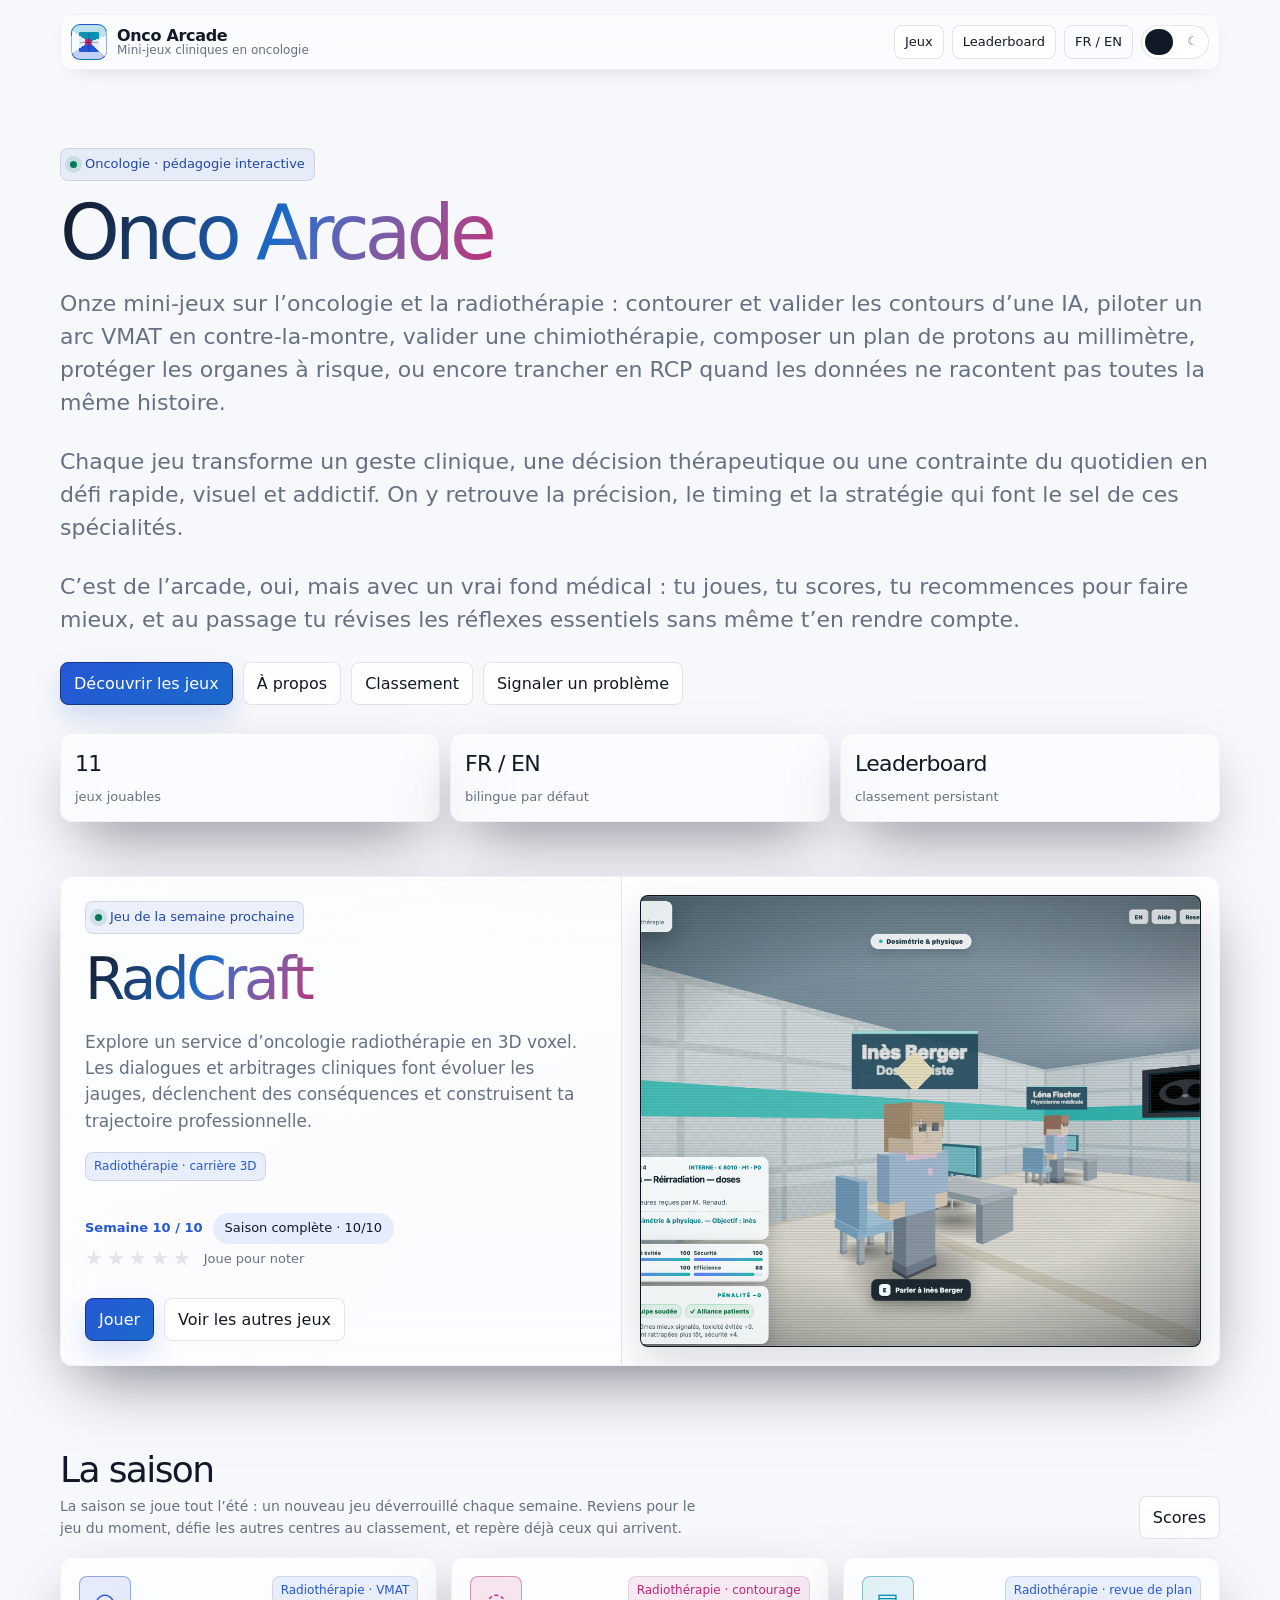
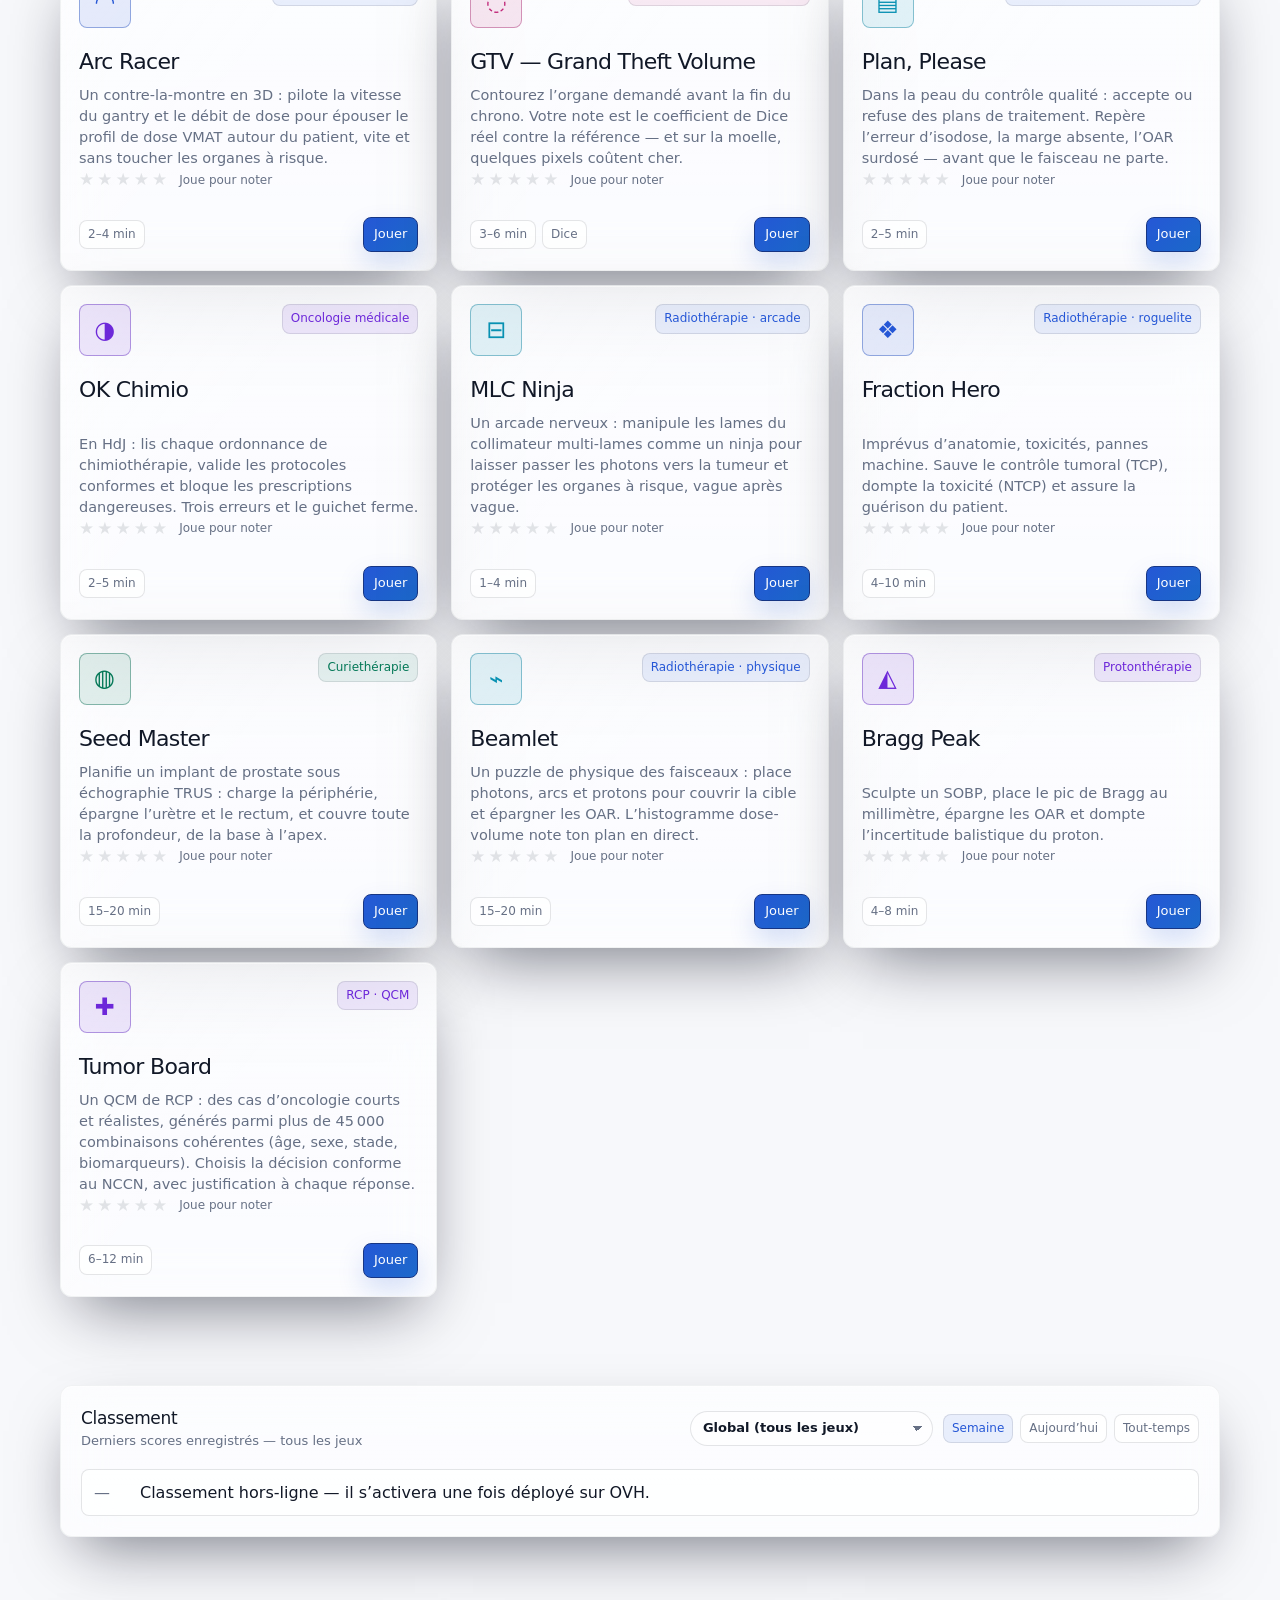
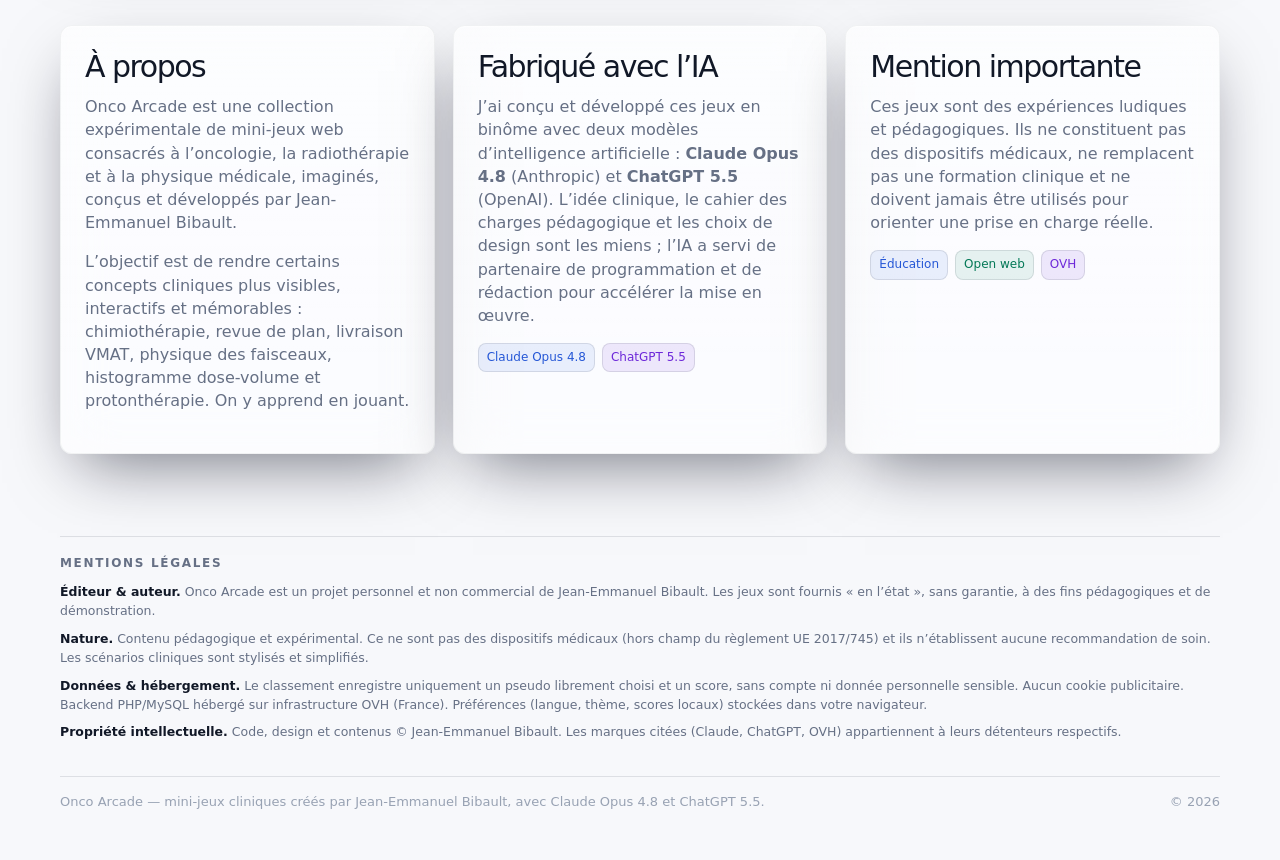
<file: index.html>
<!DOCTYPE html>
<html lang="fr" data-theme="light">
<head>
  <meta charset="UTF-8" />
  <meta name="viewport" content="width=device-width, initial-scale=1.0, viewport-fit=cover" />
<meta name="theme-color" content="#f7f8fb" media="(prefers-color-scheme: light)" />
<meta name="theme-color" content="#070a12" media="(prefers-color-scheme: dark)" />
  <title>Onco Arcade</title>
<!-- Favicons / PWA -->
<link rel="icon" href="/assets/icons/favicon.ico" sizes="any">
<link rel="icon" href="/assets/icons/favicon.svg" type="image/svg+xml">
<link rel="icon" type="image/png" sizes="16x16" href="/assets/icons/favicon-16x16.png">
<link rel="icon" type="image/png" sizes="32x32" href="/assets/icons/favicon-32x32.png">
<link rel="apple-touch-icon" sizes="180x180" href="/assets/icons/apple-touch-icon.png">
<link rel="manifest" href="/assets/icons/site.webmanifest">
<meta name="apple-mobile-web-app-title" content="Onco Arcade">
<meta name="application-name" content="Onco Arcade">
<meta name="mobile-web-app-capable" content="yes">
<meta name="apple-mobile-web-app-capable" content="yes">
<meta name="apple-mobile-web-app-status-bar-style" content="default">
<!-- Aperçu de partage (Open Graph / Twitter / iMessage / WhatsApp) -->
<link rel="canonical" href="https://oncoarcade.com/">
<meta name="description" content="Onze mini-jeux sur l'oncologie et la radiothérapie. On y apprend en jouant.">
<meta property="og:type" content="website">
<meta property="og:site_name" content="Onco Arcade">
<meta property="og:title" content="Onco Arcade">
<meta property="og:description" content="Onze mini-jeux sur l'oncologie et la radiothérapie. On y apprend en jouant.">
<meta property="og:url" content="https://oncoarcade.com/">
<meta property="og:image" content="https://oncoarcade.com/assets/og-image.png">
<meta property="og:image:type" content="image/png">
<meta property="og:image:width" content="1200">
<meta property="og:image:height" content="630">
<meta property="og:image:alt" content="Onco Arcade — collection de mini-jeux cliniques sur l'oncologie et la radiothérapie">
<meta property="og:locale" content="fr_FR">
<meta property="og:locale:alternate" content="en_US">
<meta name="twitter:card" content="summary_large_image">
<meta name="twitter:title" content="Onco Arcade">
<meta name="twitter:description" content="Onze mini-jeux sur l'oncologie et la radiothérapie. On y apprend en jouant.">
<meta name="twitter:image" content="https://oncoarcade.com/assets/og-image.png">
<meta name="twitter:image:alt" content="Onco Arcade">
  <style>
    :root {
      --bg: #f7f8fb;
      --bg-2: #ffffff;
      --text: #111827;
      --muted: #667085;
      --soft: #98a2b3;
      --card: rgba(255, 255, 255, .82);
      --card-strong: rgba(255, 255, 255, .97);
      --stroke: rgba(17, 24, 39, .11);
      --stroke-strong: rgba(17, 24, 39, .18);
      --shadow: 0 16px 42px rgba(15, 23, 42, .08);
      --shadow-soft: 0 8px 24px rgba(15, 23, 42, .06);
      --primary: #2557d6;
      --cyan: #0891b2;
      --magenta: #c02678;
      --violet: #6d28d9;
      --green: #047857;
      --amber: #b45309;
      --red: #c2414b;
      --chip: rgba(37, 87, 214, .08);
      --mist: rgba(37, 87, 214, .055);
      --radius: 12px;
      --radius-sm: 8px;
      --glass-blur: blur(18px);
      --focus: 0 0 0 4px rgba(37, 87, 214, .16);
    }

    html[data-theme="dark"] {
      --bg: #070a12;
      --bg-2: #0d1323;
      --text: #f8fafc;
      --muted: #a7b0c2;
      --soft: #7d8798;
      --card: rgba(15, 23, 42, .74);
      --card-strong: rgba(15, 23, 42, .96);
      --stroke: rgba(255, 255, 255, .12);
      --stroke-strong: rgba(255, 255, 255, .2);
      --shadow: 0 24px 72px rgba(0, 0, 0, .38);
      --shadow-soft: 0 14px 36px rgba(0, 0, 0, .24);
      --primary: #7aa2ff;
      --cyan: #22d3ee;
      --magenta: #f472b6;
      --violet: #a78bfa;
      --green: #34d399;
      --amber: #f6bd60;
      --red: #fb7185;
      --chip: rgba(122, 162, 255, .14);
      --mist: rgba(122, 162, 255, .08);
      --focus: 0 0 0 4px rgba(122, 162, 255, .18);
    }

    * { box-sizing: border-box; }
    html { scroll-behavior: smooth; background: var(--bg); }
    body {
      margin: 0;
      min-height: 100vh;
      color: var(--text);
      background: var(--bg);
      font-family: ui-sans-serif, system-ui, -apple-system, BlinkMacSystemFont, "Segoe UI", Roboto, Helvetica, Arial, sans-serif;
      line-height: 1.45;
      overflow-x: hidden;
    }

    body::before { display: none; }

    body::after { display: none; }

    a, a:visited, a:hover, a:focus, a:active { color: inherit; text-decoration: none; }
    button, input { font: inherit; }
    button { -webkit-tap-highlight-color: transparent; }
    ::selection { background: rgba(37, 87, 214, .18); }

    .shell { width: min(1160px, calc(100% - 36px)); margin: 0 auto; }
    main section, .panel { scroll-margin-top: 86px; }

    .topbar {
      position: sticky;
      top: 14px;
      z-index: 50;
      display: flex;
      align-items: center;
      justify-content: space-between;
      gap: 18px;
      margin-top: 14px;
      padding: 9px 10px;
      border: 1px solid var(--stroke);
      border-radius: var(--radius);
      background: color-mix(in srgb, var(--card-strong) 82%, transparent);
      backdrop-filter: var(--glass-blur);
      box-shadow: var(--shadow-soft);
    }

    .brand { display: inline-flex; align-items: center; gap: 10px; min-width: 0; }
    .mark {
      width: 36px;
      height: 36px;
      position: relative;
      flex: 0 0 auto;
      border-radius: 9px;
      border: 1px solid color-mix(in srgb, var(--primary) 28%, var(--stroke));
      background:
        radial-gradient(circle at 48% 50%, var(--magenta) 0 3px, transparent 4px),
        conic-gradient(from 110deg, transparent 0 22deg, var(--primary) 22deg 126deg, transparent 126deg 194deg, var(--cyan) 194deg 320deg, transparent 320deg 360deg),
        linear-gradient(135deg, rgba(37,87,214,.12), rgba(8,145,178,.08));
      box-shadow: inset 0 0 0 7px color-mix(in srgb, var(--bg-2) 72%, transparent);
    }
    .mark::before, .mark::after {
      content: "";
      position: absolute;
      left: 8px;
      right: 8px;
      top: 17px;
      height: 1px;
      background: color-mix(in srgb, var(--text) 32%, transparent);
    }
    .mark::after { transform: rotate(90deg); }

    .brand-text { display: grid; gap: 0; line-height: 1.08; }
    .brand-title { font-weight: 560; letter-spacing: -.02em; white-space: nowrap; }
    .brand-subtitle { color: var(--muted); font-size: 12px; white-space: nowrap; }

    .nav { display: flex; align-items: center; gap: 8px; }
    .nav a, .nav button { flex: 0 0 auto; }

    .btn {
      display: inline-flex;
      align-items: center;
      justify-content: center;
      gap: 8px;
      min-height: 38px;
      padding: 9px 13px;
      border-radius: var(--radius-sm);
      border: 1px solid var(--stroke);
      color: var(--text);
      background: color-mix(in srgb, var(--card-strong) 82%, transparent);
      box-shadow: none;
      cursor: pointer;
      font-weight: 450;
      transition: transform .16s ease, border-color .16s ease, background .16s ease, box-shadow .16s ease, color .16s ease;
    }
    .btn:hover { transform: translateY(-1px); border-color: var(--stroke-strong); box-shadow: var(--shadow-soft); }
    .btn:active { transform: translateY(0); box-shadow: none; }
    .btn:focus-visible { outline: 0; box-shadow: var(--focus); }
    .btn.primary {
      color: #fff;
      border-color: color-mix(in srgb, var(--primary) 62%, black);
      background: linear-gradient(135deg, var(--primary), color-mix(in srgb, var(--primary) 68%, var(--cyan)));
      box-shadow: 0 12px 26px rgba(37, 87, 214, .18);
    }
    .btn.ghost { background: transparent; }
    .btn.small { min-height: 32px; padding: 7px 10px; font-size: 13px; }

    .toggle {
      position: relative;
      width: 68px;
      min-height: 34px;
      border-radius: 999px;
      padding: 3px;
      border: 1px solid var(--stroke);
      background: color-mix(in srgb, var(--card-strong) 82%, transparent);
      cursor: pointer;
    }
    .toggle span {
      position: absolute;
      inset: 3px auto 3px 3px;
      width: 28px;
      border-radius: 999px;
      background: var(--text);
      transition: transform .18s ease, background .18s ease;
    }
    .toggle::before, .toggle::after {
      position: absolute;
      top: 50%;
      transform: translateY(-50%);
      font-size: 12px;
      color: var(--muted);
    }
    .toggle::before { content: "☼"; left: 10px; }
    .toggle::after { content: "☾"; right: 10px; }
    html[data-theme="dark"] .toggle span { transform: translateX(34px); background: #fff; }

    .hero {
      display: block;
      padding: 78px 0 36px;
    }
    .hero > div { width: 100%; }
    .hero .lead { max-width: none; width: 100%; }
    .hero .metrics { max-width: none; }

    .eyebrow {
      display: inline-flex;
      align-items: center;
      gap: 8px;
      margin-bottom: 16px;
      padding: 6px 9px;
      border-radius: var(--radius-sm);
      border: 1px solid var(--stroke);
      background: var(--chip);
      color: color-mix(in srgb, var(--primary) 74%, var(--text));
      font-size: 13px;
      font-weight: 450;
    }
    .eyebrow i {
      width: 7px;
      height: 7px;
      border-radius: 999px;
      background: var(--green);
      box-shadow: 0 0 0 5px color-mix(in srgb, var(--green) 13%, transparent);
    }

    h1, h2, h3, p { margin-top: 0; }
    h1 {
      margin-bottom: 18px;
      font-size: clamp(44px, 6vw, 76px);
      line-height: .95;
      letter-spacing: -.064em;
      font-weight: 520;
    }
    .gradient-text {
      background: linear-gradient(120deg, var(--text), color-mix(in srgb, var(--primary) 66%, var(--cyan)), var(--magenta));
      -webkit-background-clip: text;
      background-clip: text;
      color: transparent;
      display: inline-block;
      padding-right: .12em;
    }
    .lead {
      max-width: 690px;
      margin-bottom: 26px;
      color: var(--muted);
      font-size: clamp(18px, 2.2vw, 22px);
      line-height: 1.5;
      font-weight: 400;
    }
    .hero-actions { display: flex; gap: 10px; flex-wrap: wrap; align-items: center; margin-bottom: 28px; }

    .metrics {
      display: grid;
      grid-template-columns: repeat(3, minmax(0, 1fr));
      gap: 10px;
      max-width: 680px;
    }
    .metric {
      padding: 14px;
      border: 1px solid var(--stroke);
      border-radius: var(--radius);
      background: color-mix(in srgb, var(--card) 78%, transparent);
      backdrop-filter: var(--glass-blur);
    }
    .metric strong { display: block; margin-bottom: 4px; font-size: 22px; font-weight: 520; letter-spacing: -.03em; }
    .metric span { color: var(--muted); font-size: 13px; }

    .feature-card {
      border: 1px solid var(--stroke);
      border-radius: var(--radius);
      background: var(--card);
      backdrop-filter: var(--glass-blur);
      box-shadow: var(--shadow);
      overflow: hidden;
    }
    .preview {
      min-height: 100%;
      padding: 18px;
      position: relative;
      isolation: isolate;
    }
    .preview::before {
      content: "";
      position: absolute;
      inset: 16px;
      border-radius: var(--radius-sm);
      background: color-mix(in srgb, var(--card-strong) 28%, transparent);
      pointer-events: none;
      z-index: -1;
    }
    .mock-head { display: flex; justify-content: space-between; align-items: center; gap: 14px; margin-bottom: 16px; }
    .mock-title { display: grid; gap: 2px; }
    .mock-title strong { font-size: 17px; font-weight: 520; letter-spacing: -.02em; }
    .mock-title span { color: var(--muted); font-size: 13px; }

    .pill-row { display: flex; gap: 7px; flex-wrap: wrap; }
    .pill {
      display: inline-flex;
      align-items: center;
      gap: 6px;
      min-height: 28px;
      padding: 5px 8px;
      border: 1px solid var(--stroke);
      border-radius: var(--radius-sm);
      background: color-mix(in srgb, var(--card-strong) 78%, transparent);
      color: var(--muted);
      font-size: 12px;
      font-weight: 420;
    }
    .pill.blue { color: var(--primary); background: color-mix(in srgb, var(--primary) 9%, transparent); }
    .pill.green { color: var(--green); background: color-mix(in srgb, var(--green) 9%, transparent); }
    .pill.pink { color: var(--magenta); background: color-mix(in srgb, var(--magenta) 9%, transparent); }
    .pill.amber { color: var(--amber); background: color-mix(in srgb, var(--amber) 10%, transparent); }
    .pill.violet { color: var(--violet); background: color-mix(in srgb, var(--violet) 10%, transparent); }

    .case-screen {
      position: relative;
      height: 310px;
      margin-top: 12px;
      border: 1px solid var(--stroke);
      border-radius: var(--radius-sm);
      overflow: hidden;
      background:
        radial-gradient(circle at 50% 48%, color-mix(in srgb, var(--primary) 11%, transparent), transparent 38%),
        radial-gradient(circle at 18% 18%, color-mix(in srgb, var(--magenta) 6%, transparent), transparent 32%),
        radial-gradient(circle at 86% 76%, color-mix(in srgb, var(--cyan) 7%, transparent), transparent 30%),
        color-mix(in srgb, var(--bg-2) 82%, transparent);
      background-size: auto;
    }


    .scan-ring {
      position: absolute;
      left: 50%; top: 50%;
      width: 188px; height: 188px;
      transform: translate(-50%, -50%);
      border-radius: 999px;
      border: 1px solid color-mix(in srgb, var(--primary) 44%, transparent);
      box-shadow: 0 0 0 18px color-mix(in srgb, var(--primary) 5%, transparent), inset 0 0 32px color-mix(in srgb, var(--primary) 6%, transparent);
    }
    .target, .organ, .drug, .node, .beam {
      position: absolute;
      display: grid;
      place-items: center;
      border: 1px solid var(--stroke-strong);
      background: var(--card-strong);
      box-shadow: var(--shadow-soft);
    }
    .target {
      left: 51%; top: 48%;
      width: 54px; height: 44px;
      transform: translate(-50%, -50%) rotate(-10deg);
      border-radius: 42% 56% 45% 52%;
      background: color-mix(in srgb, var(--magenta) 20%, var(--card-strong));
      color: var(--magenta);
      font-size: 18px;
    }
    .organ {
      width: 52px; height: 34px;
      border-radius: 16px 10px 18px 12px;
      color: var(--green);
      background: color-mix(in srgb, var(--green) 14%, var(--card-strong));
      font-size: 15px;
    }
    .organ.o1 { left: 23%; top: 38%; transform: rotate(7deg); }
    .organ.o2 { right: 22%; bottom: 26%; transform: rotate(-8deg); color: var(--amber); background: color-mix(in srgb, var(--amber) 16%, var(--card-strong)); }
    .drug {
      left: 18%; bottom: 18%;
      width: 44px; height: 44px;
      border-radius: 12px;
      color: var(--violet);
      background: color-mix(in srgb, var(--violet) 13%, var(--card-strong));
      font-size: 18px;
    }
    .node {
      right: 19%; top: 19%;
      width: 40px; height: 40px;
      border-radius: 999px;
      color: var(--cyan);
      background: color-mix(in srgb, var(--cyan) 12%, var(--card-strong));
      font-size: 16px;
    }
    .beam {
      left: 50%; bottom: -18px;
      width: 84px; height: 184px;
      transform-origin: 50% 100%;
      transform: translateX(-50%) rotate(-28deg);
      border: 0;
      background: linear-gradient(to top, color-mix(in srgb, var(--primary) 26%, transparent), transparent 78%);
      clip-path: polygon(44% 100%, 56% 100%, 100% 0, 0 0);
      box-shadow: none;
      opacity: .9;
    }
    .hud {
      position: absolute;
      left: 12px;
      right: 12px;
      bottom: 12px;
      display: grid;
      grid-template-columns: 1fr 1fr;
      gap: 8px;
    }
    .meter-card {
      border: 1px solid var(--stroke);
      border-radius: var(--radius-sm);
      background: color-mix(in srgb, var(--card-strong) 84%, transparent);
      backdrop-filter: blur(14px);
      padding: 9px;
    }
    .meter-meta { display: flex; justify-content: space-between; gap: 10px; margin-bottom: 7px; color: var(--muted); font-size: 12px; }
    .meter-meta strong { color: var(--text); font-weight: 500; }
    .meter { height: 7px; overflow: hidden; border-radius: 999px; background: color-mix(in srgb, var(--muted) 16%, transparent); }
    .meter span { display: block; height: 100%; border-radius: inherit; background: linear-gradient(90deg, var(--green), var(--cyan)); }
    .meter.tox span { width: 23%; background: linear-gradient(90deg, var(--green), var(--amber)); }


    .featured-game {
      padding: 18px 0 40px;
    }
    .featured-card {
      display: grid;
      grid-template-columns: minmax(0, .95fr) minmax(320px, 1.05fr);
      gap: 18px;
      align-items: stretch;
      border: 1px solid var(--stroke);
      border-radius: var(--radius);
      background: var(--card);
      backdrop-filter: var(--glass-blur);
      box-shadow: var(--shadow);
      overflow: hidden;
    }
    .featured-copy {
      padding: 24px;
      display: flex;
      flex-direction: column;
      justify-content: center;
      min-height: 360px;
    }
    .featured-kicker {
      display: inline-flex;
      align-items: center;
      gap: 8px;
      width: fit-content;
      margin-bottom: 14px;
      padding: 6px 9px;
      border-radius: var(--radius-sm);
      border: 1px solid var(--stroke);
      background: var(--chip);
      color: color-mix(in srgb, var(--primary) 74%, var(--text));
      font-size: 13px;
      font-weight: 450;
    }
    .featured-kicker i {
      width: 7px;
      height: 7px;
      border-radius: 999px;
      background: var(--green);
      box-shadow: 0 0 0 5px color-mix(in srgb, var(--green) 13%, transparent);
    }
    .featured-copy h2 {
      margin: 0 0 12px;
      font-size: clamp(34px, 4.6vw, 58px);
      line-height: 1.08;
      letter-spacing: -.058em;
      font-weight: 520;
      padding-bottom: .06em;
    }
    .featured-copy h2 .gradient-text { display: inline-block; padding-bottom: .04em; }
    .featured-copy p {
      margin-bottom: 18px;
      color: var(--muted);
      font-size: 17px;
      line-height: 1.55;
    }
    .featured-pills { display: flex; gap: 7px; flex-wrap: wrap; margin: 0 0 20px; }
    .featured-actions { display: flex; gap: 10px; flex-wrap: wrap; align-items: center; }
    .radcraft-screen .rc-npc, .radcraft-screen .rc-hud { display: none; }

    .radcraft-preview {
      position: relative;
      min-height: 360px;
      padding: 18px;
      border-left: 1px solid var(--stroke);
      background: color-mix(in srgb, var(--bg-2) 56%, transparent);
      overflow: hidden;
    }
    .radcraft-screen {
      position: absolute;
      inset: 18px;
      border: 1px solid var(--stroke);
      border-radius: var(--radius-sm);
      overflow: hidden;
      background: #0a141c;
      box-shadow: 0 18px 44px rgba(15,23,42,.14);
    }
    .radcraft-screen img {
      width: 100%;
      height: 100%;
      display: block;
      object-fit: cover;
      object-position: center center;
    }
    .radcraft-screen::after {
      content: "";
      position: absolute;
      inset: 0;
      pointer-events: none;
      box-shadow: inset 0 0 0 1px rgba(255,255,255,.08);
    }
    .rc-npc {
      position: absolute;
      width: 20px;
      height: 32px;
      border-radius: 6px 6px 4px 4px;
      background: #f2f6f8;
      box-shadow: 0 14px 22px rgba(0,0,0,.25);
    }
    .rc-npc::before {
      content: "";
      position: absolute;
      left: 5px;
      top: -8px;
      width: 10px;
      height: 10px;
      border-radius: 50%;
      background: #e9b990;
    }
    .rc-npc.one { left: 30%; top: 28%; background: #5fb0c0; }
    .rc-npc.two { left: 62%; top: 46%; background: #f2f6f8; }
    .rc-npc.three { left: 50%; top: 22%; background: #9a86e0; }
    .rc-hud {
      position: absolute;
      left: 48px;
      bottom: 46px;
      z-index: 2;
      width: min(300px, calc(100% - 96px));
      color: #132430;
    }
    .rc-hud strong { display: block; margin-bottom: 4px; font-size: 16px; font-weight: 620; letter-spacing: -.02em; }
    .rc-hud span { display: block; color: #5f7481; font-size: 12px; line-height: 1.35; }

    section { padding: 44px 0; }
    .section-head { display: flex; align-items: end; justify-content: space-between; gap: 20px; margin-bottom: 18px; }
    .section-title { margin: 0; font-size: clamp(25px, 3vw, 36px); line-height: 1.1; letter-spacing: -.045em; font-weight: 500; }
    .section-note { max-width: 530px; margin: 8px 0 0; color: var(--muted); }

    .grid-games { display: grid; grid-template-columns: repeat(3, minmax(0, 1fr)); gap: 14px; }
    .game-card {
      position: relative;
      display: grid;
      grid-template-rows: auto 1fr auto;
      min-height: 255px;
      padding: 18px;
      border: 1px solid var(--stroke);
      border-radius: var(--radius);
      background: var(--card);
      backdrop-filter: var(--glass-blur);
      box-shadow: var(--shadow-soft);
      overflow: hidden;
      transition: transform .16s ease, border-color .16s ease, box-shadow .16s ease;
    }
    .game-card:hover { transform: translateY(-3px); border-color: var(--stroke-strong); box-shadow: var(--shadow); }
    .game-card::before {
      content: "";
      position: absolute;
      inset: 0;
      pointer-events: none;
      background: radial-gradient(circle at 86% 10%, color-mix(in srgb, var(--game-color, var(--primary)) 17%, transparent), transparent 36%);
    }
    .game-top { display: flex; align-items: start; justify-content: space-between; gap: 12px; position: relative; z-index: 1; }
    .game-icon {
      width: 52px;
      height: 52px;
      display: grid;
      place-items: center;
      border-radius: var(--radius-sm);
      border: 1px solid color-mix(in srgb, var(--game-color, var(--primary)) 36%, var(--stroke));
      background: color-mix(in srgb, var(--game-color, var(--primary)) 11%, transparent);
      color: var(--game-color, var(--primary));
      font-size: 24px;
    }
    .game-card h3 { position: relative; z-index: 1; margin: 18px 0 7px; font-size: 22px; letter-spacing: -.03em; font-weight: 520; }
    .game-card p { position: relative; z-index: 1; margin: 0; color: var(--muted); font-size: 14.5px; }
    .game-foot { position: relative; z-index: 1; display: flex; justify-content: space-between; align-items: center; gap: 12px; margin-top: 18px; }
    .game-meta { display: flex; gap: 6px; flex-wrap: wrap; }

    .span-2 { grid-column: span 2; }
    .beamlet { --game-color: var(--primary); }
    .bragg { --game-color: var(--cyan); }
    .fraction { --game-color: var(--amber); }
    .oar { --game-color: var(--green); }
    .contour { --game-color: var(--magenta); }
    .tki { --game-color: var(--violet); }
    .tox { --game-color: var(--red); }

    .two-col { display: grid; grid-template-columns: minmax(0, .95fr) minmax(0, 1.05fr); gap: 18px; align-items: stretch; }
    .panel {
      border: 1px solid var(--stroke);
      border-radius: var(--radius);
      background: var(--card);
      backdrop-filter: var(--glass-blur);
      box-shadow: var(--shadow-soft);
      padding: 20px;
    }
    .panel h3 { margin-bottom: 8px; font-size: 21px; letter-spacing: -.03em; font-weight: 520; }
    .panel p { color: var(--muted); }

    .identity-list { display: grid; gap: 10px; margin-top: 16px; }
    .identity-row {
      display: grid;
      grid-template-columns: 34px 1fr;
      gap: 12px;
      align-items: start;
      padding: 12px;
      border: 1px solid var(--stroke);
      border-radius: var(--radius-sm);
      background: color-mix(in srgb, var(--card-strong) 68%, transparent);
    }
    .identity-row i {
      width: 34px; height: 34px;
      display: grid;
      place-items: center;
      border: 1px solid var(--stroke);
      border-radius: var(--radius-sm);
      background: var(--chip);
      font-style: normal;
    }
    .identity-row strong { display: block; font-weight: 500; margin-bottom: 3px; }
    .identity-row span { display: block; color: var(--muted); font-size: 13.5px; }

    .leaderboard { display: grid; gap: 9px; margin-top: 18px; }
    .score-row {
      display: grid;
      grid-template-columns: 34px 1fr auto;
      gap: 12px;
      align-items: center;
      padding: 11px 12px;
      border: 1px solid var(--stroke);
      border-radius: var(--radius-sm);
      background: color-mix(in srgb, var(--card-strong) 72%, transparent);
    }
    .rank { color: var(--muted); font-variant-numeric: tabular-nums; }
    .player { display: grid; gap: 2px; min-width: 0; }
    .player strong { font-weight: 500; overflow: hidden; text-overflow: ellipsis; white-space: nowrap; }
    .player span { color: var(--muted); font-size: 12px; overflow: hidden; text-overflow: ellipsis; white-space: nowrap; }
    .points { color: var(--text); font-variant-numeric: tabular-nums; font-weight: 520; }

    .game-interface {
      display: grid;
      grid-template-columns: minmax(0, 1fr) 295px;
      gap: 14px;
      padding: 14px;
      border: 1px solid var(--stroke);
      border-radius: var(--radius);
      background: var(--card);
      backdrop-filter: var(--glass-blur);
      box-shadow: var(--shadow);
    }
    .play-area {
      min-height: 410px;
      border: 1px solid var(--stroke);
      border-radius: var(--radius-sm);
      background:
        radial-gradient(circle at 50% 50%, color-mix(in srgb, var(--primary) 7%, transparent), transparent 40%),
        radial-gradient(circle at 20% 22%, color-mix(in srgb, var(--magenta) 5%, transparent), transparent 32%),
        color-mix(in srgb, var(--bg-2) 76%, transparent);
      background-size: auto;
      position: relative;
      overflow: hidden;
    }
    .mini-card {
      position: absolute;
      width: 130px;
      padding: 10px;
      border: 1px solid var(--stroke);
      border-radius: var(--radius-sm);
      background: color-mix(in srgb, var(--card-strong) 86%, transparent);
      backdrop-filter: blur(14px);
      box-shadow: var(--shadow-soft);
      z-index: 2;
    }
    .mini-card h4 { margin: 0 0 5px; font-size: 13px; font-weight: 510; }
    .mini-card p { margin: 0; color: var(--muted); font-size: 11px; }
    .mini-card.a { left: 18px; top: 18px; }
    .mini-card.b { right: 18px; top: 72px; }
    .mini-card.c { left: 22%; bottom: 22px; }

    .side-panel { display: grid; gap: 12px; }
    .control-card {
      padding: 14px;
      border: 1px solid var(--stroke);
      border-radius: var(--radius-sm);
      background: color-mix(in srgb, var(--card-strong) 76%, transparent);
    }
    .control-card h4 { margin: 0 0 9px; font-weight: 520; letter-spacing: -.02em; }
    .control-card p { margin: 0 0 12px; color: var(--muted); font-size: 13px; }
    .stat { display: flex; align-items: center; justify-content: space-between; gap: 12px; margin: 10px 0 6px; font-size: 13px; color: var(--muted); }
    .stat strong { color: var(--text); font-weight: 500; }

    .about {
      display: grid;
      grid-template-columns: repeat(3, minmax(0, 1fr));
      gap: 18px;
    }
    .about-card {
      padding: 24px;
      border: 1px solid var(--stroke);
      border-radius: var(--radius);
      background: var(--card);
      backdrop-filter: var(--glass-blur);
      box-shadow: var(--shadow-soft);
    }
    .about-card h2 { font-size: 30px; line-height: 1.1; letter-spacing: -.05em; font-weight: 500; margin-bottom: 12px; }
    .about-card p { color: var(--muted); }

    .footer { padding: 38px 0 48px; color: var(--muted); font-size: 13px; }
    .footer-inner { display: flex; justify-content: space-between; align-items: center; gap: 16px; border-top: 1px solid var(--stroke); padding-top: 18px; }

    [data-en] { }
    html[lang="fr"] .en { display: none !important; }
    html[lang="en"] .fr { display: none !important; }

    @media (max-width: 980px) {
      .hero, .two-col, .about { grid-template-columns: 1fr; }
      .featured-card { grid-template-columns: 1fr; }
      .featured-copy { min-height: auto; }
      .radcraft-preview { min-height: 320px; border-left: 0; border-top: 1px solid var(--stroke); }
      .grid-games { grid-template-columns: repeat(2, minmax(0, 1fr)); }
      .span-2 { grid-column: span 1; }
      .game-interface { grid-template-columns: 1fr; }
      .side-panel { grid-template-columns: repeat(2, minmax(0, 1fr)); }
    }
    @media (max-width: 720px) {
      .shell { width: min(100% - 24px, 1160px); }
      .topbar { align-items: start; border-radius: var(--radius); flex-direction: column; }
      .nav { width: 100%; flex-wrap: wrap; }
      .nav .btn { flex: 1 1 auto; }
      .hero { padding-top: 42px; }
      h1 { font-size: clamp(42px, 13vw, 62px); }
      .lead { font-size: 17px; }
      .metrics, .grid-games, .side-panel { grid-template-columns: 1fr; }
      .feature-card { margin-inline: -2px; }
      .case-screen { height: 270px; }
      .hud { grid-template-columns: 1fr; }
      .section-head { display: block; }
      .footer-inner { display: grid; }
    }
    .footer-inner.legal-wrap, .footer .footer-inner { flex-direction: column; align-items: stretch; }
    .legal h4 { margin: 0 0 10px; font-size: 12px; letter-spacing: .14em; text-transform: uppercase; color: var(--muted); }
    .legal p { margin: 0 0 8px; color: var(--muted); font-size: 12.5px; line-height: 1.55; max-width: none; }
    .legal p strong { color: var(--text); font-weight: 600; }
    .footer-meta { display: flex; justify-content: space-between; align-items: center; gap: 16px; flex-wrap: wrap; border-top: 1px solid var(--stroke); padding-top: 16px; margin-top: 10px; color: var(--soft); }
    @media (max-width:720px){ .footer-meta { flex-direction: column; align-items: flex-start; } }
  
    .roster { display: flex; flex-direction: column; gap: 6px; max-height: 344px; overflow: auto; }
    .roster-row { display: grid; grid-template-columns: 26px 1fr auto; align-items: center; gap: 10px; padding: 9px 11px; border: 1px solid var(--stroke); border-radius: 12px; background: var(--card); text-decoration: none; color: var(--text); transition: .12s; }
    .roster-row:hover { border-color: var(--primary); transform: translateX(2px); }
    .roster-row .ri { font-size: 16px; text-align: center; color: var(--primary); }
    .roster-row .rn { font-weight: 560; font-size: 14px; letter-spacing: -.01em; }
    .roster-row .rd { font-size: 11.5px; color: var(--muted); }

    .feat-glyph{ position:absolute; inset:18px; border-radius:calc(var(--radius) - 6px); display:grid; place-items:center;
      background:linear-gradient(150deg, color-mix(in srgb, var(--gc) 24%, var(--card)), color-mix(in srgb, var(--gc) 6%, var(--card)));
      border:1px solid color-mix(in srgb, var(--gc) 30%, var(--stroke)); overflow:hidden; }
    .feat-glyph::after{ content:""; position:absolute; width:220px; height:220px; border-radius:999px; right:-60px; top:-60px;
      background:radial-gradient(circle, color-mix(in srgb, var(--gc) 30%, transparent), transparent 70%); }
    .feat-glyph span{ position:relative; font-size:clamp(84px,14vw,140px); line-height:1; color:var(--gc);
      filter:drop-shadow(0 10px 26px color-mix(in srgb, var(--gc) 45%, transparent)); }

    /* ---- Notation par étoiles ---- */
    .oa-stars{ display:flex; align-items:center; gap:9px; margin:2px 0 10px; }
    .oa-stars-row{ position:relative; display:inline-block; line-height:1; font-size:17px; letter-spacing:3px; height:18px; }
    .oa-stars-base{ color:color-mix(in srgb, var(--text) 20%, transparent); }
    .oa-stars-fill{ position:absolute; top:0; left:0; width:0; overflow:hidden; white-space:nowrap; color:#f5a623; pointer-events:none; }
    .oa-stars-hit{ position:absolute; inset:0; display:flex; }
    .oa-stars-hit button{ flex:1; background:none; border:0; margin:0; padding:0; cursor:pointer; font-size:0; color:transparent; }
    .oa-stars-info{ font-size:12px; color:var(--muted); white-space:nowrap; }
    .oa-stars.voted .oa-stars-info{ color:var(--green); }

    .oa-stars.locked .oa-stars-base{ opacity:.55; }
    .oa-stars.locked .oa-stars-hit button{ cursor:not-allowed; }
    .oa-stars.locked .oa-stars-info{ color:var(--muted); }
    .oa-stars.shake{ animation:oaShake .34s ease; }
    @keyframes oaShake{ 0%,100%{transform:translateX(0)} 25%{transform:translateX(-4px)} 75%{transform:translateX(4px)} }
    .featured-rating{ margin:0 0 18px; }
    .featured-rating .oa-stars-row{ font-size:20px; letter-spacing:4px; height:22px; }
    .featured-rating .oa-stars-info{ font-size:13px; }

    .lb-controls{ display:flex; align-items:center; gap:10px; flex-wrap:wrap; }
    .lb-select{ font:inherit; font-size:13px; font-weight:600; color:var(--text); background:var(--card); border:1px solid var(--stroke); border-radius:999px; padding:7px 30px 7px 12px; cursor:pointer; -webkit-appearance:none; appearance:none;
      background-image:linear-gradient(45deg,transparent 50%,var(--muted) 50%),linear-gradient(135deg,var(--muted) 50%,transparent 50%); background-position:calc(100% - 15px) 50%,calc(100% - 10px) 50%; background-size:5px 5px,5px 5px; background-repeat:no-repeat; }
    .lb-select:focus{ outline:2px solid var(--primary); outline-offset:1px; }

    .score-row .player .lb-line{ display:block; font-size:12px; color:var(--muted); margin-top:1px; }

    .score-row .player .player-top{ display:flex; align-items:center; gap:6px; flex-wrap:wrap; }
    .team-tag{ font-size:11px; font-weight:800; letter-spacing:.01em; color:var(--primary); background:color-mix(in srgb, var(--primary) 12%, transparent); border:1px solid color-mix(in srgb, var(--primary) 32%, transparent); border-radius:6px; padding:1px 6px; white-space:nowrap; }

    /* iOS : décaler le contenu et la barre flottante sous la Dynamic Island (safe-area) */
    body{ padding-top: env(safe-area-inset-top, 0px); }
    .topbar{ top: calc(14px + env(safe-area-inset-top, 0px)) !important; }
</style>
<style id="oa-liquid-glass">
  /* ===== Liquid Glass (façon macOS Tahoe) ===== */
  :root{ --glass-blur: blur(22px) saturate(180%); }
  html[data-theme="dark"]{ --glass-blur: blur(24px) saturate(185%); }

  /* Surfaces verre : dégradé de reflet + arête spéculaire + ombre portée profonde */
  .topbar, .metric, .feature-card, .featured-card, .game-card, .panel, .game-interface, .about-card{
    background-image: linear-gradient(180deg, rgba(255,255,255,.14), rgba(255,255,255,.04) 44%, rgba(255,255,255,0) 78%);
    -webkit-backdrop-filter: var(--glass-blur); backdrop-filter: var(--glass-blur);
    border-color: color-mix(in srgb, var(--stroke) 45%, rgba(255,255,255,.18));
    box-shadow:
      inset 0 1px 0 0 rgba(255,255,255,.45),
      inset 0 0 0 1px rgba(255,255,255,.05),
      inset 0 -14px 30px -18px rgba(255,255,255,.10),
      0 26px 64px -20px rgba(2,6,23,.55);
  }
  html[data-theme="dark"] .topbar, html[data-theme="dark"] .metric, html[data-theme="dark"] .feature-card,
  html[data-theme="dark"] .featured-card, html[data-theme="dark"] .game-card, html[data-theme="dark"] .panel,
  html[data-theme="dark"] .game-interface, html[data-theme="dark"] .about-card{
    background-image: linear-gradient(180deg, rgba(255,255,255,.10), rgba(255,255,255,.03) 44%, rgba(255,255,255,0) 78%);
    box-shadow:
      inset 0 1px 0 0 rgba(255,255,255,.28),
      inset 0 0 0 1px rgba(255,255,255,.06),
      0 30px 70px -22px rgba(0,0,0,.6);
  }

  /* Halo diagonal (le "reflet" de verre) sur les cartes vitrines */
  .game-card, .featured-card{ position: relative; overflow: hidden; }
  .game-card::before, .featured-card::before{
    content:""; position:absolute; inset:0; pointer-events:none; border-radius:inherit; z-index:0;
    background: linear-gradient(128deg, rgba(255,255,255,.20) 0%, rgba(255,255,255,.05) 20%, transparent 44%);
  }
  .game-card > *, .featured-card > *{ position: relative; z-index: 1; }

  /* Relèvement au survol (profondeur) */
  .game-card{ transition: transform .2s ease, box-shadow .2s ease; }
  .game-card:hover{
    transform: translateY(-3px);
    box-shadow:
      inset 0 1px 0 0 rgba(255,255,255,.5),
      inset 0 0 0 1px rgba(255,255,255,.08),
      0 40px 90px -24px rgba(2,6,23,.6);
  }

  /* Topbar : barre fine tout en haut -> pas de dégradé ni de reflet spéculaire (évite la bande claire) */
  .topbar{ background-image: none !important; background: color-mix(in srgb, var(--card-strong) 55%, transparent) !important; box-shadow: 0 8px 24px -16px rgba(15,23,42,.28) !important; }
  html[data-theme="dark"] .topbar{ background-image: none !important; box-shadow: 0 14px 34px -16px rgba(0,0,0,.5) !important; }
</style>
<style id="oa-glass-depth">
  /* Cartes plus translucides : on voit le fond flouté à travers (vrai Liquid Glass) */
  :root{ --card: rgba(255,255,255,.60); --glass-blur: blur(26px) saturate(190%); }
  html[data-theme="dark"]{ --card: rgba(17,25,42,.52); --glass-blur: blur(28px) saturate(200%); }

  /* Fond ambiant coloré (halos) -> matière à réfracter derrière le verre */
  body{ background: transparent !important; }
  body::before{ content:""; position:fixed; inset:0; z-index:-1; pointer-events:none;
    background:
      radial-gradient(52vw 46vw at 8% -6%,  rgba(37,99,235,.20),  transparent 56%),
      radial-gradient(46vw 46vw at 98% -2%, rgba(217,70,239,.16), transparent 56%),
      radial-gradient(58vw 52vw at 88% 96%, rgba(6,182,212,.16),  transparent 58%),
      radial-gradient(50vw 46vw at 2% 102%, rgba(16,185,129,.14), transparent 56%); }
  html[data-theme="dark"] body{ background: transparent !important; }
  html[data-theme="dark"] body::before{
    background:
      radial-gradient(54vw 48vw at 8% -6%,  rgba(59,130,246,.30),  transparent 56%),
      radial-gradient(48vw 48vw at 98% -2%, rgba(217,70,239,.24),  transparent 56%),
      radial-gradient(60vw 54vw at 88% 96%, rgba(34,211,238,.22),  transparent 58%),
      radial-gradient(52vw 48vw at 2% 102%, rgba(16,185,129,.18),  transparent 56%); }
</style>
<style id="oa-season-css">
  /* Jeu pas encore sorti : voile + date de disponibilité */
  .game-card.locked{ position:relative; }
  .game-card.locked .game-lock{ position:absolute; inset:0; border-radius:inherit;
    background:color-mix(in srgb,var(--bg) 66%,transparent); -webkit-backdrop-filter:blur(2px); backdrop-filter:blur(2px);
    display:flex; flex-direction:column; align-items:center; justify-content:center; gap:6px; text-align:center; padding:16px; z-index:4; }
  .game-card.locked .game-lock .lk{ font-size:22px; opacity:.9; }
  .game-card.locked .game-lock .ld{ font-size:13px; font-weight:520; color:var(--text); }
  .game-card.locked .game-lock .lc{ font-size:12px; color:var(--muted); font-variant-numeric:tabular-nums; }
  .game-card.locked h3, .game-card.locked p, .game-card.locked .game-top{ filter:saturate(.5); opacity:.75; }
  .section-sub{ color:var(--muted); font-size:14px; line-height:1.55; margin:6px 0 0; max-width:640px; }
  .jotw-meta{ display:flex; flex-wrap:wrap; gap:10px; align-items:center; margin:12px 0 2px; }
  .jotw-prog{ font-size:13px; font-weight:520; color:var(--muted); }
  .jotw-prog b{ color:var(--primary); }
  .jotw-count{ font-size:13px; font-weight:520; color:var(--text);
    background:color-mix(in srgb,var(--primary) 10%,transparent); padding:6px 12px; border-radius:20px; font-variant-numeric:tabular-nums; }
</style>
</head>
<body>
  <header class="shell topbar">
    <a href="#top" class="brand" aria-label="Onco Arcade home">
      <span class="mark" aria-hidden="true"></span>
      <span class="brand-text">
        <span class="brand-title">Onco Arcade</span>
        <span class="brand-subtitle fr">Mini-jeux cliniques en oncologie</span>
        <span class="brand-subtitle en">Clinical mini-games in oncology</span>
      </span>
    </a>
    <nav class="nav" aria-label="Navigation">
      <a class="btn small" href="#games"><span class="fr">Jeux</span><span class="en">Games</span></a>
      <a class="btn small" href="#leaderboard">Leaderboard</a>
      <button class="btn small ghost" id="langBtn" type="button">FR / EN</button>
      <button class="toggle" id="themeBtn" type="button" aria-label="Toggle light and dark mode"><span></span></button>
    </nav>
  </header>

  <main id="top" class="shell">
    <section class="hero">
      <div>
        <div class="eyebrow"><i></i><span class="fr">Oncologie · pédagogie interactive</span><span class="en">Oncology · interactive learning</span></div>
        <h1><span class="gradient-text">Onco Arcade</span></h1>
        <p class="lead fr">Onze mini-jeux sur l’oncologie et la radiothérapie : contourer et valider les contours d’une IA, piloter un arc VMAT en contre-la-montre, valider une chimiothérapie, composer un plan de protons au millimètre, protéger les organes à risque, ou encore trancher en RCP quand les données ne racontent pas toutes la même histoire.</p><p class="lead fr">Chaque jeu transforme un geste clinique, une décision thérapeutique ou une contrainte du quotidien en défi rapide, visuel et addictif. On y retrouve la précision, le timing et la stratégie qui font le sel de ces spécialités.</p><p class="lead fr">C’est de l’arcade, oui, mais avec un vrai fond médical : tu joues, tu scores, tu recommences pour faire mieux, et au passage tu révises les réflexes essentiels sans même t’en rendre compte.</p><p class="lead en">Eleven mini-games about oncology and radiation therapy: contour a target and vet an AI’s contours, race a VMAT arc against the clock, clear a chemotherapy order, build a proton plan down to the millimetre, spare the organs at risk, or make the call at the tumor board when the data don’t all tell the same story.</p><p class="lead en">Each game turns a clinical gesture, a treatment decision or an everyday constraint into a fast, visual, addictive challenge. You’ll find the precision, the timing and the strategy that make these specialties what they are.</p><p class="lead en">It’s arcade, yes, but with real medical substance: you play, you score, you start over to do better, and along the way you revise the essential reflexes without even realising it.</p><div class="hero-actions">
          <a class="btn primary" href="#games"><span class="fr">Découvrir les jeux</span><span class="en">Explore games</span></a>
          <a class="btn" href="#about"><span class="fr">À propos</span><span class="en">About</span></a>
          <a class="btn" href="#leaderboard"><span class="fr">Classement</span><span class="en">Leaderboard</span></a>
          <button type="button" class="btn" onclick="window.oaReport&&window.oaReport()"><span class="fr">Signaler un problème</span><span class="en">Report a problem</span></button>
        </div>
        <div class="metrics" aria-label="Collection metrics">
          <div class="metric"><strong>11</strong><span class="fr">jeux jouables</span><span class="en">playable games</span></div>
          <div class="metric"><strong>FR / EN</strong><span class="fr">bilingue par défaut</span><span class="en">bilingual by design</span></div>
          <div class="metric"><strong>Leaderboard</strong><span class="fr">classement persistant</span><span class="en">persistent leaderboard</span></div>
        </div>
      </div>
    </section>


    <section class="featured-game" id="featured-rotator">
      <article class="featured-card">
        <div class="featured-copy">
          <div class="featured-kicker"><i></i><span class="fr">Jeu de la semaine prochaine</span><span class="en">Next week's game</span></div>
          <h2><span class="gradient-text" id="feat-title">—</span></h2>
          <p class="fr" id="feat-desc-fr"></p>
          <p class="en" id="feat-desc-en"></p>
          <div class="featured-pills" id="feat-pills"></div>
          <div class="oa-stars-wrap featured-rating" id="feat-rating"></div>
          <div class="featured-actions">
            <a class="btn primary" id="feat-play" href="#games" target="_blank" rel="noopener"><span class="fr">Jouer</span><span class="en">Play</span></a>
            <a class="btn" href="#games"><span class="fr">Voir les autres jeux</span><span class="en">See other games</span></a>
          </div>
        </div>
        <div class="radcraft-preview" id="feat-preview" aria-label="Aperçu du jeu à la une"></div>
      </article>
    </section>

    <section id="games">
      <div class="section-head">
        <div>
          <h2 class="section-title fr">La saison</h2>
          <h2 class="section-title en">The season</h2>
          <p class="section-sub fr">La saison se joue tout l’été : un nouveau jeu déverrouillé chaque semaine. Reviens pour le jeu du moment, défie les autres centres au classement, et repère déjà ceux qui arrivent.</p>
          <p class="section-sub en">The season runs all summer: a new game unlocked every week. Come back for this week’s game, challenge other centres on the leaderboard, and spot what’s coming next.</p>
        </div>
        <a class="btn" href="#leaderboard"><span class="fr">Scores</span><span class="en">Scores</span></a>
      </div>

      <div class="grid-games">
        <article class="game-card span-2" style="--game-color:var(--primary)">
          <div class="game-top"><div class="game-icon">▣</div><span class="pill blue fr">Radiothérapie · carrière 3D</span><span class="pill blue en">Radiation · 3D career</span></div>
          <h3>RadCraft</h3>
          <p class="fr">Explore un service d’oncologie radiothérapie en 3D voxel. Les dialogues et arbitrages cliniques font évoluer les jauges, déclenchent des conséquences et construisent ta trajectoire professionnelle.</p>
          <p class="en">Explore a voxel 3D radiation-oncology department. Dialogues and clinical trade-offs change your gauges, trigger consequences and shape your career path.</p>
          <div class="game-foot"><div class="game-meta"><span class="pill">10–20 min</span><span class="pill">3D</span></div><a class="btn small primary" href="games/radcraft/index.html" target="_blank" rel="noopener"><span class="fr">Jouer</span><span class="en">Play</span></a></div>
        </article>
        <article class="game-card" style="--game-color:var(--cyan)">
          <div class="game-top"><div class="game-icon">▤</div><span class="pill blue fr">Radiothérapie · revue de plan</span><span class="pill blue en">Radiation · plan review</span></div>
          <h3>Plan, Please</h3>
          <p class="fr">Dans la peau du contrôle qualité : accepte ou refuse des plans de traitement. Repère l’erreur d’isodose, la marge absente, l’OAR surdosé — avant que le faisceau ne parte.</p>
          <p class="en">Play plan QA: approve or reject treatment plans. Spot the isodose error, the missing margin, the overdosed OAR — before the beam goes on.</p>
          <div class="game-foot"><div class="game-meta"><span class="pill">2–5 min</span></div><a class="btn small primary fr" href="games/plan-please/index.html?lang=fr" target="_blank" rel="noopener">Jouer</a><a class="btn small primary en" href="games/plan-please/index.html?lang=en" target="_blank" rel="noopener">Play</a></div>
        </article>

        <article class="game-card" style="--game-color:var(--primary)">
          <div class="game-top"><div class="game-icon">◠</div><span class="pill blue fr">Radiothérapie · VMAT</span><span class="pill blue en">Radiation · VMAT</span></div>
          <h3>Arc Racer</h3>
          <p class="fr">Un contre-la-montre en 3D : pilote la vitesse du gantry et le débit de dose pour épouser le profil de dose VMAT autour du patient, vite et sans toucher les organes à risque.</p>
          <p class="en">A 3D time-trial: steer gantry speed and dose rate to match the VMAT dose profile around the patient, fast and without hitting the organs at risk.</p>
          <div class="game-foot"><div class="game-meta"><span class="pill">2–4 min</span></div><a class="btn small primary fr" href="games/arc-racer/index.html?lang=fr" target="_blank" rel="noopener">Jouer</a><a class="btn small primary en" href="games/arc-racer/index.html?lang=en" target="_blank" rel="noopener">Play</a></div>
        </article>

        <article class="game-card" style="--game-color:var(--cyan)">
          <div class="game-top"><div class="game-icon">⌁</div><span class="pill blue fr">Radiothérapie · physique</span><span class="pill blue en">Radiation · physics</span></div>
          <h3>Beamlet</h3>
          <p class="fr">Un puzzle de physique des faisceaux : place photons, arcs et protons pour couvrir la cible et épargner les OAR. L’histogramme dose-volume note ton plan en direct.</p>
          <p class="en">A beam-physics puzzle: place photons, arcs and protons to cover the target and spare the OARs. The dose-volume histogram scores your plan live.</p>
          <div class="game-foot"><div class="game-meta"><span class="pill">15–20 min</span></div><a class="btn small primary fr" href="games/beamlet/index.html?lang=fr" target="_blank" rel="noopener">Jouer</a><a class="btn small primary en" href="games/beamlet/index.html?lang=en" target="_blank" rel="noopener">Play</a></div>
        </article>

        <article class="game-card" style="--game-color:var(--violet)">
          <div class="game-top"><div class="game-icon">◭</div><span class="pill violet fr">Protonthérapie</span><span class="pill violet en">Proton therapy</span></div>
          <h3>Bragg Peak</h3>
          <p class="fr">Sculpte un SOBP, place le pic de Bragg au millimètre, épargne les OAR et dompte l’incertitude balistique du proton.</p>
          <p class="en">A precision roguelite: sculpt a SOBP, place the Bragg peak to the millimetre, spare the OARs and tame proton range uncertainty.</p>
          <div class="game-foot"><div class="game-meta"><span class="pill">4–8 min</span></div><a class="btn small primary fr" href="games/bragg-peak/index.html?lang=fr" target="_blank" rel="noopener">Jouer</a><a class="btn small primary en" href="games/bragg-peak/index.html?lang=en" target="_blank" rel="noopener">Play</a></div>
        </article>

        <article class="game-card" style="--game-color:var(--green)">
          <div class="game-top"><div class="game-icon">◍</div><span class="pill green fr">Curiethérapie</span><span class="pill green en">Brachytherapy</span></div>
          <h3>Seed Master</h3>
          <p class="fr">Planifie un implant de prostate sous échographie TRUS : charge la périphérie, épargne l’urètre et le rectum, et couvre toute la profondeur, de la base à l’apex.</p>
          <p class="en">Plan a prostate implant under TRUS ultrasound: load the periphery, spare the urethra and rectum, and cover the full depth, base to apex.</p>
          <div class="game-foot"><div class="game-meta"><span class="pill">15–20 min</span></div><a class="btn small primary fr" href="games/seed-master/index.html?lang=fr" target="_blank" rel="noopener">Jouer</a><a class="btn small primary en" href="games/seed-master/index.html?lang=en" target="_blank" rel="noopener">Play</a></div>
        </article>

        <article class="game-card" style="--game-color:var(--violet)">
          <div class="game-top"><div class="game-icon">◑</div><span class="pill violet fr">Oncologie médicale</span><span class="pill violet en">Medical oncology</span></div>
          <h3><span class="fr">OK Chimio</span><span class="en">Fit for chemo</span></h3>
          <p class="fr">En HdJ : lis chaque ordonnance de chimiothérapie, valide les protocoles conformes et bloque les prescriptions dangereuses. Trois erreurs et le guichet ferme.</p>
          <p class="en">At the pharmacy validation desk: read each chemotherapy order, release the correct ones and hold the dangerous ones. Three strikes and the desk closes.</p>
          <div class="game-foot"><div class="game-meta"><span class="pill">2–5 min</span></div><a class="btn small primary fr" href="games/ok-chimio/index.html?lang=fr" target="_blank" rel="noopener">Jouer</a><a class="btn small primary en" href="games/ok-chimio/index.html?lang=en" target="_blank" rel="noopener">Play</a></div>
        </article>

        <article class="game-card" style="--game-color:var(--primary)">
          <div class="game-top"><div class="game-icon">❖</div><span class="pill blue fr">Radiothérapie · roguelite</span><span class="pill blue en">Radiation · roguelite</span></div>
          <h3>Fraction Hero</h3>
          <p class="fr">Imprévus d’anatomie, toxicités, pannes machine. Sauve le contrôle tumoral (TCP), dompte la toxicité (NTCP) et assure la guérison du patient.</p>
          <p class="en">A clinical roguelite where every fraction is a decision: anatomy surprises, toxicities, machine faults. Save tumour control (TCP), tame toxicity (NTCP) and keep the run alive.</p>
          <div class="game-foot"><div class="game-meta"><span class="pill">4–10 min</span></div><a class="btn small primary fr" href="games/fraction-hero/index.html?lang=fr" target="_blank" rel="noopener">Jouer</a><a class="btn small primary en" href="games/fraction-hero/index.html?lang=en" target="_blank" rel="noopener">Play</a></div>
        </article>

        <article class="game-card" style="--game-color:var(--cyan)">
          <div class="game-top"><div class="game-icon">⊟</div><span class="pill blue fr">Radiothérapie · arcade</span><span class="pill blue en">Radiation · arcade</span></div>
          <h3>MLC Ninja</h3>
          <p class="fr">Un arcade nerveux : manipule les lames du collimateur multi-lames comme un ninja pour laisser passer les photons vers la tumeur et protéger les organes à risque, vague après vague.</p>
          <p class="en">A twitchy arcade: move the multi-leaf collimator leaves like a ninja to let photons through to the tumour while shielding the organs at risk, wave after wave.</p>
          <div class="game-foot"><div class="game-meta"><span class="pill">1–4 min</span></div><a class="btn small primary fr" href="games/mlc-ninja/index.html?lang=fr" target="_blank" rel="noopener">Jouer</a><a class="btn small primary en" href="games/mlc-ninja/index.html?lang=en" target="_blank" rel="noopener">Play</a></div>
        </article>

        <article class="game-card" style="--game-color:var(--violet)">
          <div class="game-top"><div class="game-icon">✚</div><span class="pill violet fr">RCP · QCM</span><span class="pill violet en">Tumor board · MCQ</span></div>
          <h3>Tumor Board</h3>
          <p class="fr">Un QCM de RCP : des cas d’oncologie courts et réalistes, générés parmi plus de 45 000 combinaisons cohérentes (âge, sexe, stade, biomarqueurs). Choisis la décision conforme au NCCN, avec justification à chaque réponse.</p>
          <p class="en">A tumor-board MCQ: short, realistic oncology cases drawn from 45,000+ coherent combinations (age, sex, stage, biomarkers). Pick the NCCN-concordant decision, with a rationale every time.</p>
          <div class="game-foot"><div class="game-meta"><span class="pill">6–12 min</span></div><a class="btn small primary fr" href="games/tumor-board/index.html?lang=fr" target="_blank" rel="noopener">Jouer</a><a class="btn small primary en" href="games/tumor-board/index.html?lang=en" target="_blank" rel="noopener">Play</a></div>
        </article>
        <article class="game-card" style="--game-color:var(--magenta)">
          <div class="game-top"><div class="game-icon">◌</div><span class="pill pink fr">Radiothérapie · contourage</span><span class="pill pink en">Radiation · contouring</span></div>
          <h3>GTV — Grand Theft Volume</h3>
          <p class="fr">Contourez l’organe demandé avant la fin du chrono. Votre note est le coefficient de Dice réel contre la référence — et sur la moelle, quelques pixels coûtent cher.</p>
          <p class="en">Contour the requested structure before the timer runs out. Your grade is the real Dice against the reference — and on the cord, a few pixels cost you.</p>
          <div class="game-foot"><div class="game-meta"><span class="pill">3–6 min</span><span class="pill">Dice</span></div><a class="btn small primary fr" href="games/gtv/index.html?lang=fr" target="_blank" rel="noopener">Jouer</a><a class="btn small primary en" href="games/gtv/index.html?lang=en" target="_blank" rel="noopener">Play</a></div>
        </article>
      </div>
    </section>

    <section id="leaderboard">
      <div class="panel">
        <div class="mock-head">
          <div class="mock-title">
            <strong class="fr">Classement</strong><strong class="en">Leaderboard</strong>
            <span id="lbSub"></span>
          </div>
          <div class="lb-controls">
            <select id="lbGame" class="lb-select" aria-label="Jeu / Game"></select>
            <div class="pill-row" id="lbPeriods">
              <button class="pill blue" data-period="week" type="button"><span class="fr">Semaine</span><span class="en">Week</span></button>
              <button class="pill" data-period="today" type="button"><span class="fr">Aujourd’hui</span><span class="en">Today</span></button>
              <button class="pill" data-period="all" type="button"><span class="fr">Tout-temps</span><span class="en">All-time</span></button>
            </div>
          </div>
        </div>
        <div class="leaderboard" id="lbGlobal" aria-live="polite">
          <div class="score-row"><span class="rank">—</span><span class="player"><strong class="fr">Chargement…</strong><strong class="en">Loading…</strong></span><span class="points"></span></div>
        </div>
      </div>
    </section>

    <section id="about" class="about">
      <div class="about-card">
        <h2 class="fr">À propos</h2><h2 class="en">About</h2>
        <p class="fr">Onco Arcade est une collection expérimentale de mini-jeux web consacrés à l’oncologie, la radiothérapie et à la physique médicale, imaginés, conçus et développés par Jean-Emmanuel Bibault.</p>
        <p class="en">Onco Arcade is an experimental collection of web mini-games devoted to oncology, radiation therapy and medical physics, imagined, designed and developed by Jean-Emmanuel Bibault.</p>
        <p class="fr">L’objectif est de rendre certains concepts cliniques plus visibles, interactifs et mémorables : chimiothérapie, revue de plan, livraison VMAT, physique des faisceaux, histogramme dose-volume et protonthérapie. On y apprend en jouant.</p>
        <p class="en">The aim is to make certain clinical concepts more visible, interactive and memorable: chemotherapy, plan review, VMAT delivery, beam physics, dose-volume histogram and proton therapy. You learn by playing.</p>
      </div>
      <div class="about-card">
        <h2 class="fr">Fabriqué avec l’IA</h2><h2 class="en">Built with AI</h2>
        <p class="fr">J’ai conçu et développé ces jeux en binôme avec deux modèles d’intelligence artificielle : <strong>Claude Opus 4.8</strong> (Anthropic) et <strong>ChatGPT 5.5</strong> (OpenAI). L’idée clinique, le cahier des charges pédagogique et les choix de design sont les miens ; l’IA a servi de partenaire de programmation et de rédaction pour accélérer la mise en œuvre.</p>
        <p class="en">I designed and built these games in tandem with two AI models: <strong>Claude Opus 4.8</strong> (Anthropic) and <strong>ChatGPT 5.5</strong> (OpenAI). The clinical idea, the educational brief and the design choices are mine; the AI acted as a coding and writing partner to speed up implementation.</p>
        <div class="pill-row"><span class="pill blue">Claude Opus 4.8</span><span class="pill violet">ChatGPT 5.5</span></div>
      </div>
      <div class="about-card">
        <h2 class="fr">Mention importante</h2><h2 class="en">Important note</h2>
        <p class="fr">Ces jeux sont des expériences ludiques et pédagogiques. Ils ne constituent pas des dispositifs médicaux, ne remplacent pas une formation clinique et ne doivent jamais être utilisés pour orienter une prise en charge réelle.</p>
        <p class="en">These games are playful, educational experiences. They are not medical devices, do not replace clinical training, and must never be used to guide real patient care.</p>
        <div class="pill-row"><span class="pill blue">Éducation</span><span class="pill green">Open web</span><span class="pill violet">OVH</span></div>
      </div>
    </section>
  </main>

  <footer class="shell footer">
    <div class="footer-inner">
      <div class="legal">
        <h4 class="fr">Mentions légales</h4><h4 class="en">Legal notice</h4>
        <p class="fr"><strong>Éditeur &amp; auteur.</strong> Onco Arcade est un projet personnel et non commercial de Jean-Emmanuel Bibault. Les jeux sont fournis « en l’état », sans garantie, à des fins pédagogiques et de démonstration.</p>
        <p class="en"><strong>Publisher &amp; author.</strong> Onco Arcade is a personal, non-commercial project by Jean-Emmanuel Bibault. The games are provided “as is”, without warranty, for educational and demonstration purposes.</p>
        <p class="fr"><strong>Nature.</strong> Contenu pédagogique et expérimental. Ce ne sont pas des dispositifs médicaux (hors champ du règlement UE 2017/745) et ils n’établissent aucune recommandation de soin. Les scénarios cliniques sont stylisés et simplifiés.</p>
        <p class="en"><strong>Nature.</strong> Educational, experimental content. These are not medical devices (outside the scope of EU Regulation 2017/745) and provide no care recommendation. Clinical scenarios are stylized and simplified.</p>
        <p class="fr"><strong>Données &amp; hébergement.</strong> Le classement enregistre uniquement un pseudo librement choisi et un score, sans compte ni donnée personnelle sensible. Aucun cookie publicitaire. Backend PHP/MySQL hébergé sur infrastructure OVH (France). Préférences (langue, thème, scores locaux) stockées dans votre navigateur.</p>
        <p class="en"><strong>Data &amp; hosting.</strong> The leaderboard stores only a freely chosen nickname and a score — no account, no sensitive personal data. No advertising cookies. PHP/MySQL backend hosted on OVH infrastructure (France). Preferences (language, theme, local scores) are stored in your browser.</p>
        <p class="fr"><strong>Propriété intellectuelle.</strong> Code, design et contenus © Jean-Emmanuel Bibault. Les marques citées (Claude, ChatGPT, OVH) appartiennent à leurs détenteurs respectifs.</p>
        <p class="en"><strong>Intellectual property.</strong> Code, design and content © Jean-Emmanuel Bibault. Cited trademarks (Claude, ChatGPT, OVH) belong to their respective owners.</p>
      </div>
      <div class="footer-meta">
        <span class="fr">Onco Arcade — mini-jeux cliniques créés par Jean-Emmanuel Bibault, avec Claude Opus 4.8 et ChatGPT 5.5.</span>
        <span class="en">Onco Arcade — clinical mini-games by Jean-Emmanuel Bibault, with Claude Opus 4.8 and ChatGPT 5.5.</span>
        <span id="footYear">© 2026</span>
      </div>
    </div>
  </footer>
  <style>#oaReportBtn{display:none!important} .report-link{font:inherit;font-size:inherit;color:var(--primary);background:none;border:none;padding:0;cursor:pointer;text-decoration:underline;text-underline-offset:2px}</style>

  <script>
    const root = document.documentElement;
    const themeBtn = document.getElementById('themeBtn');
    const langBtn = document.getElementById('langBtn');

    // Préférences persistées (langue + thème) + deep-link ?lang=
    try {
      const urlTheme = (new URLSearchParams(location.search).get('theme') || '').toLowerCase();
      const savedTheme = (urlTheme === 'dark' || urlTheme === 'light') ? urlTheme : localStorage.getItem('oa-theme');
      const urlLang = (new URLSearchParams(location.search).get('lang') || '').toLowerCase();
      const savedLang = (urlLang === 'fr' || urlLang === 'en') ? urlLang : localStorage.getItem('oa-lang');
      if (savedTheme) root.dataset.theme = savedTheme;
      if (savedLang) { root.lang = savedLang; langBtn.textContent = savedLang === 'fr' ? 'FR / EN' : 'EN / FR'; localStorage.setItem('oa-lang', savedLang); }
    } catch (e) {}

    themeBtn.addEventListener('click', () => {
      const next = root.dataset.theme === 'dark' ? 'light' : 'dark';
      root.dataset.theme = next;
      try { localStorage.setItem('oa-theme', next); } catch (e) {}
      updateGameLinks();
    });

    langBtn.addEventListener('click', () => {
      const next = root.lang === 'fr' ? 'en' : 'fr';
      root.lang = next;
      langBtn.textContent = next === 'fr' ? 'FR / EN' : 'EN / FR';
      try { localStorage.setItem('oa-lang', next); } catch (e) {}
      updateGameLinks();
    });

    // Année du copyright
    const yearEl = document.getElementById('footYear');
    if (yearEl) yearEl.textContent = '© ' + new Date().getFullYear();

    /* ----- Classement global live (API Onco Arcade sur OVH) ----- */
    const API_ROOT = 'api';   // le hub est à /arcade/ ; l'API à /arcade/api
    const lbEl = document.getElementById('lbGlobal');
    const periodsEl = document.getElementById('lbPeriods');
    let period = 'week';

    const nf = new Intl.NumberFormat('fr-FR');
    const isFR = () => root.lang !== 'en';

    function lbMessage(fr, en) {
      lbEl.innerHTML = `<div class="score-row"><span class="rank">—</span><span class="player"><strong class="fr">${fr}</strong><strong class="en">${en}</strong></span><span class="points"></span></div>`;
    }

    // Sélecteur de jeu (construit depuis les cartes de la bibliothèque)
    const gameSel = document.getElementById('lbGame');
    const lbSub = document.getElementById('lbSub');
    let currentGame = 'global';
    const gameNames = {};
    let gamesItems = [];
    function fillGameSelect() {
      if (!gameSel) return;
      if (!gamesItems.length) {
        Array.from(document.querySelectorAll('#games .game-card')).forEach(c => {
          const a = c.querySelector('a[href*="games/"]');
          const m = a && a.getAttribute('href').match(/games\/([a-z0-9-]+)\//i);
          const slug = m ? m[1] : null;
          const name = ((c.querySelector('h3') || {}).textContent || '').trim();
          if (slug && name && !gameNames[slug]) { gameNames[slug] = name; gamesItems.push({ slug, name }); }
        });
        gamesItems.sort((a, b) => a.name.localeCompare(b.name));
      }
      const keep = gameSel.value || currentGame || 'global';
      let html = '<option value="global">' + (isFR() ? 'Global (tous les jeux)' : 'Global (all games)') + '</option>';
      html += '<option value="teams">' + (isFR() ? 'Par équipe' : 'By team') + '</option>';
      gamesItems.forEach(it => { html += '<option value="' + it.slug + '">' + it.name + '</option>'; });
      gameSel.innerHTML = html;
      gameSel.value = keep;
    }
    fillGameSelect();
    // Retraduire le menu déroulant quand la langue change (les <option> ne suivent pas le CSS FR/EN)
    try { new MutationObserver(() => fillGameSelect()).observe(root, { attributes: true, attributeFilter: ['lang'] }); } catch (e) {}

    function updateSub() {
      if (!lbSub) return;
      if (currentGame === 'teams') {
        lbSub.innerHTML = '<span class="fr">Classement des équipes — points cumulés</span><span class="en">Team leaderboard — total points</span>';
      } else if (currentGame === 'global') {
        lbSub.innerHTML = '<span class="fr">Derniers scores enregistrés — tous les jeux</span><span class="en">Latest scores — all games</span>';
      } else {
        const nm = gameNames[currentGame] || currentGame;
        lbSub.innerHTML = '<span class="fr">Meilleurs scores — ' + nm + '</span><span class="en">Top scores — ' + nm + '</span>';
      }
    }

    const esc = s => (s || '—').replace(/[&<>"]/g, c => ({ '&': '&amp;', '<': '&lt;', '>': '&gt;', '"': '&quot;' }[c]));
    function fmtWhen(ts) {
      if (!ts) return '';
      const d = new Date(String(ts).replace(' ', 'T'));
      if (isNaN(d.getTime())) return '';
      try { return new Intl.DateTimeFormat(isFR() ? 'fr-FR' : 'en-GB', { day: '2-digit', month: '2-digit', year: '2-digit', hour: '2-digit', minute: '2-digit' }).format(d); }
      catch (e) { return ''; }
    }

    async function loadBoard() {
      updateSub();
      lbMessage('Chargement…', 'Loading…');
      try {
        const res = await fetch(`${API_ROOT}/top.php?game=${encodeURIComponent(currentGame)}&period=${period}&limit=10`, { cache: 'no-store' });
        if (!res.ok) throw new Error('http');
        const data = await res.json();
        if (!data || !data.ok || !Array.isArray(data.rows)) throw new Error('bad');
        if (!data.rows.length) { lbMessage('Aucun score pour cette période — soyez le premier.', 'No scores for this period — be the first.'); return; }
        lbEl.innerHTML = data.rows.map((r, i) => {
          const rank = `<span class="rank">${String(i + 1).padStart(2, '0')}</span>`;
          const pts = `<span class="points">${nf.format(r.score || 0)}</span>`;
          if (currentGame === 'teams') {
            const pl = r.players || 0, pg = r.plays || 0;
            const sub = `<span class="lb-line"><span class="fr">${pl} joueur${pl > 1 ? 's' : ''} · ${pg} partie${pg > 1 ? 's' : ''}</span><span class="en">${pl} player${pl > 1 ? 's' : ''} · ${pg} game${pg > 1 ? 's' : ''}</span></span>`;
            return `<div class="score-row">${rank}<span class="player"><strong>${esc(r.team)}</strong>${sub}</span>${pts}</div>`;
          }
          const teamTag = r.team ? `<span class="team-tag">${esc(r.team)}</span>` : '';
          let meta = '';
          if (currentGame === 'global') {
            const gname = gameNames[r.game] || r.game || '';
            const when = fmtWhen(r.ts);
            meta = `<span class="lb-line">${esc(gname)}${when ? ' · ' + when : ''}</span>`;
          }
          return `<div class="score-row">${rank}<span class="player"><span class="player-top">${teamTag}<strong>${esc(r.name)}</strong></span>${meta}</span>${pts}</div>`;
        }).join('');
      } catch (e) {
        lbMessage('Classement hors-ligne — il s’activera une fois déployé sur OVH.', 'Leaderboard offline — it will come online once deployed on OVH.');
      }
    }

    if (gameSel) gameSel.addEventListener('change', () => { currentGame = gameSel.value; loadBoard(); });
    if (periodsEl) {
      periodsEl.addEventListener('click', (e) => {
        const btn = e.target.closest('button[data-period]');
        if (!btn) return;
        period = btn.dataset.period;
        periodsEl.querySelectorAll('button').forEach(b => b.classList.toggle('blue', b === btn));
        loadBoard();
      });
    }
    loadBoard();

    function currentLang() { return root.lang === 'en' ? 'en' : 'fr'; }
    function currentTheme() { return root.dataset.theme === 'dark' ? 'dark' : 'light'; }
    function withParams(href, lang, theme) {
      // IMPORTANT : garder des chemins relatifs simples.
      // Ancienne version : new URL(...).pathname renvoyait parfois "arcade/games/..."
      // quand le site était déployé dans /arcade/, ce qui cassait tous les liens.
      let raw = String(href || '').trim();
      if (!raw || raw.startsWith('#') || raw.startsWith('mailto:') || raw.startsWith('tel:')) return raw;
      const hashIndex = raw.indexOf('#');
      const hash = hashIndex >= 0 ? raw.slice(hashIndex) : '';
      if (hashIndex >= 0) raw = raw.slice(0, hashIndex);
      const parts = raw.split('?');
      const path = parts.shift();
      const params = new URLSearchParams(parts.join('?'));
      params.set('lang', lang);
      params.set('theme', theme);
      return path + '?' + params.toString() + hash;
    }
    function updateGameLinks() {
      const lang = currentLang();
      const theme = currentTheme();
      document.querySelectorAll('a[href^="games/"]').forEach(a => {
        if (!a.dataset.baseHref) a.dataset.baseHref = a.getAttribute('href') || '';
        a.setAttribute('href', withParams(a.dataset.baseHref, lang, theme));
        a.setAttribute('target', '_blank');
        a.setAttribute('rel', 'noopener');
      });
    }
    updateGameLinks();

    // Navigation interne robuste pour À propos / Classement / Jeux.
    document.querySelectorAll('a[href^="#"]').forEach(a => {
      a.addEventListener('click', e => {
        const id = a.getAttribute('href');
        if (!id || id === '#') return;
        const el = document.querySelector(id);
        if (!el) return;
        e.preventDefault();
        el.scrollIntoView({ behavior: 'smooth', block: 'start' });
        try { history.replaceState(null, '', id); } catch (_) {}
      });
    });

  </script>
<script id="oa-season">
(function(){
  /* =====================================================================
     SAISON ONCO ARCADE — un jeu déverrouillé par semaine, automatiquement.
     Pour régler le lancement : change SEASON_START ci-dessous.
     Aperçu : ?preview=all débloque tout · ?week=N force la semaine N.
     ===================================================================== */
  var SEASON_START = new Date(2026, 6, 13, 8, 0, 0);  // lundi 13 juillet 2026, 08:00 (mois 0-indexé : 6 = juillet)
  var ORDER = ['gtv','plan-please','ok-chimio','mlc-ninja','fraction-hero','seed-master','beamlet','bragg-peak','tumor-board','radcraft'];
  var WEEK = 7*24*3600*1000;
  function param(k){ try{ return new URLSearchParams(location.search).get(k); }catch(e){ return null; } }
  function unlockAt(slug){ var i=ORDER.indexOf(slug); return i<0?null:SEASON_START.getTime()+i*WEEK; }

  function run(){
    var grid=document.getElementById('games'); if(!grid) return;
    var cards=Array.prototype.slice.call(grid.querySelectorAll('.game-card'));
    if(!cards.length) return;
    var en=(document.documentElement.getAttribute('lang')==='en');
    var now=Date.now();

    // nombre de jeux débloqués (n)
    var n, wk=param('week'), all=param('preview')==='all';
    if(all) n=ORDER.length;
    else if(wk!==null) n=Math.max(0,Math.min(ORDER.length, parseInt(wk,10)||0));
    else n = now<SEASON_START.getTime() ? 0 : Math.min(ORDER.length, Math.floor((now-SEASON_START.getTime())/WEEK)+1);

    function slugOf(c){ var a=c.querySelector('a[href*="games/"]'); if(!a) return null; var m=a.getAttribute('href').match(/games\/([a-z0-9-]+)\//); return m?m[1]:null; }
    function unlocked(slug){ var i=ORDER.indexOf(slug); return i<0?true:i<n; }
    function fmtDate(ms){ try{ return new Date(ms).toLocaleDateString(en?'en-GB':'fr-FR',{day:'numeric',month:'long'}); }catch(e){ return ''; } }

    var bySlug={}; cards.forEach(function(c){ var sg=slugOf(c); if(sg) bySlug[sg]=c; });

    // (ré)initialiser + verrouiller
    cards.forEach(function(c){
      c.style.display=''; c.classList.remove('locked');
      var old=c.querySelector('.game-lock'); if(old) old.remove();
      var sg=slugOf(c); if(!sg) return;
      if(!unlocked(sg)){
        c.classList.add('locked');
        var ov=document.createElement('div'); ov.className='game-lock';
        ov.innerHTML='<div class="lk">\uD83D\uDD12</div><div class="ld">'+(en?'Unlocks ':'Disponible le ')+fmtDate(unlockAt(sg))+'</div>';
        c.appendChild(ov);
        Array.prototype.forEach.call(c.querySelectorAll('a[href*="games/"]'),function(a){
          a.setAttribute('aria-disabled','true');
          if(!a.__oaLock){ a.__oaLock=true; a.addEventListener('click',function(e){ if(this.getAttribute('aria-disabled')==='true') e.preventDefault(); }); }
        });
      } else {
        Array.prototype.forEach.call(c.querySelectorAll('a[href*="games/"]'),function(a){ a.removeAttribute('aria-disabled'); });
      }
    });
    // Réordonner la grille par ordre de dévoilement
    var gridBox=grid.querySelector('.grid-games')||grid;
    ORDER.forEach(function(sg){ if(bySlug[sg]) gridBox.appendChild(bySlug[sg]); });

    // jeu de la semaine = dernier débloqué (ou 1er en avant-première)
    var featSlug = n>=1 ? ORDER[n-1] : ORDER[0];
    var fc = bySlug[featSlug];
    var setTxt=function(id,v){var e=document.getElementById(id); if(e) e.textContent=v;};
    if(fc){
      var link=fc.querySelector('a[href*="games/"]');
      var href=link?link.getAttribute('href').replace(/[?&].*$/,''):'#games';
      var pf=fc.querySelector('p.fr'), pe=fc.querySelector('p.en')||fc.querySelector('p');
      setTxt('feat-title',((fc.querySelector('h3')||{}).textContent||'').trim());
      setTxt('feat-desc-fr',(pf?pf.textContent:'').trim());
      setTxt('feat-desc-en',(pe?pe.textContent:'').trim());
      var pills=document.getElementById('feat-pills'); if(pills) pills.innerHTML=Array.prototype.map.call(fc.querySelectorAll('.game-top .pill'),function(p){return p.outerHTML;}).join('');
      var play=document.getElementById('feat-play');
      if(play){
        if(n>=1){ play.setAttribute('href',href); play.style.pointerEvents=''; play.style.opacity=''; play.setAttribute('target','_blank'); }
        else { play.setAttribute('href','#games'); play.style.pointerEvents='none'; play.style.opacity='.4'; }
      }
      var prev=document.getElementById('feat-preview');
      if(prev){
        if(/radcraft/i.test(href)) prev.innerHTML='<div class="radcraft-screen"><img src="images/RadCraft.png" alt="RadCraft" loading="lazy"></div>';
        else { var icon=((fc.querySelector('.game-icon')||{}).textContent||'\u25A3').trim(); var color=(fc.style.getPropertyValue('--game-color')||'var(--primary)').trim(); prev.innerHTML='<div class="feat-glyph" style="--gc:'+color+'"><span>'+icon+'</span></div>'; }
      }
      if(n>=1) fc.style.display='none';
    }

    // progression + compte à rebours
    var copy=document.querySelector('.featured-copy');
    if(copy){
      var meta=document.getElementById('jotw-meta');
      if(!meta){ meta=document.createElement('div'); meta.id='jotw-meta'; meta.className='jotw-meta';
        var pl=document.getElementById('feat-pills');
        if(pl&&pl.parentNode) pl.parentNode.insertBefore(meta, pl.nextSibling); else copy.appendChild(meta); }
      var shown=Math.max(0,Math.min(n,ORDER.length));
      var progTxt = n===0 ? (en?'The next game is released in':'Le prochain jeu arrive dans') : (en?('Week '+shown+' / '+ORDER.length):('Semaine '+shown+' / '+ORDER.length));
      var nextIdx=n;
      clearInterval(window.__jotwTimer);
      if(nextIdx<ORDER.length){
        var nextSlug=ORDER[nextIdx], nd=unlockAt(nextSlug);
        var nc=bySlug[nextSlug]; var nextName=nc?((nc.querySelector('h3')||{}).textContent||'').trim():'';
        meta.innerHTML='<span class="jotw-prog"><b>'+progTxt+'</b></span><span class="jotw-count" id="jotw-count"></span>';
        var cEl=document.getElementById('jotw-count');
        var tick=function(){
          var diff=nd-Date.now();
          if(diff<=0){ run(); return; }
          var d=Math.floor(diff/86400000), h=Math.floor(diff%86400000/3600000), m=Math.floor(diff%3600000/60000);
          var lbl = n===0 ? (en?'':'') : (en?'Next \u2013 '+nextName+' : ':'Prochain \u2013 '+nextName+' : ');
          if(cEl) cEl.textContent=lbl+d+'j '+h+'h '+m+'m';
        };
        tick(); window.__jotwTimer=setInterval(tick,60000);
      } else {
        meta.innerHTML='<span class="jotw-prog"><b>'+progTxt+'</b></span><span class="jotw-count">'+(en?'Full season \u00b7 10/10':'Saison compl\u00e8te \u00b7 10/10')+'</span>';
      }
    }
  }
  window.__oaSeasonRun=run;
  if(document.readyState==='loading') document.addEventListener('DOMContentLoaded',run); else run();
  try{ new MutationObserver(function(){ run(); }).observe(document.documentElement,{attributes:true,attributeFilter:['lang']}); }catch(e){}
})();
</script>
<script id="oa-ratings">
(function(){
  var API='api';
  function lget(k){try{return localStorage.getItem(k);}catch(e){return null;}}
  function lset(k,v){try{localStorage.setItem(k,v);}catch(e){}}
  function voter(){ var v=lget('oa-voter'); if(!v){ v='v'+Date.now().toString(36)+Math.random().toString(36).slice(2,8); lset('oa-voter',v);} return v; }
  function slugFromHref(h){ var m=(h||'').match(/games\/([a-z0-9-]+)\//i); return m?m[1]:null; }
  function played(slug){ return lget('oa-played:'+slug)==='1'; }
  function infoHTML(st, locked){
    var tail=st.count?(' · '+st.avg.toFixed(1)+'/5 ('+st.count+')'):'';
    if(st.yours){ return '<span class="fr">Ta note : '+st.yours+'★'+tail+'</span><span class="en">Your rating: '+st.yours+'★'+tail+'</span>'; }
    if(locked){ return '<span class="fr">Joue pour noter'+tail+'</span><span class="en">Play to rate'+tail+'</span>'; }
    if(!st.count){ return '<span class="fr">Pas encore noté</span><span class="en">Not rated yet</span>'; }
    return '<span class="fr">'+st.avg.toFixed(1)+'/5 · '+st.count+' avis</span><span class="en">'+st.avg.toFixed(1)+'/5 · '+st.count+' ratings</span>';
  }
  var REG={};
  function makeWidget(slug){
    var w=document.createElement('div'); w.className='oa-stars'; w.setAttribute('data-game',slug);
    w.innerHTML='<div class="oa-stars-row"><div class="oa-stars-base">★★★★★</div><div class="oa-stars-fill">★★★★★</div>'+
      '<div class="oa-stars-hit">'+[1,2,3,4,5].map(function(v){return '<button type="button" data-v="'+v+'" aria-label="'+v+'/5"></button>';}).join('')+'</div></div>'+
      '<span class="oa-stars-info"></span>';
    var fill=w.querySelector('.oa-stars-fill'), info=w.querySelector('.oa-stars-info'), hit=w.querySelector('.oa-stars-hit');
    var st={avg:0,count:0,yours:parseInt(lget('oa-rate:'+slug),10)||0};
    function locked(){ return !played(slug) && !st.yours; }
    function paint(v){ fill.style.width=(Math.max(0,Math.min(5,v))/5*100)+'%'; }
    function refresh(){ w.classList.toggle('locked',locked()); if(st.yours){w.classList.add('voted');paint(st.yours);}else paint(st.avg); info.innerHTML=infoHTML(st,locked()); }
    w._st=st; w._refresh=refresh; refresh();
    Array.prototype.forEach.call(hit.children,function(b){
      b.addEventListener('mouseenter',function(){ if(locked())return; paint(parseInt(b.getAttribute('data-v'),10)); });
      b.addEventListener('click',function(){
        if(locked()){ w.classList.remove('shake'); void w.offsetWidth; w.classList.add('shake'); return; }
        var v=parseInt(b.getAttribute('data-v'),10), was=st.yours;
        st.yours=v; lset('oa-rate:'+slug,String(v)); w.classList.add('voted');
        if(!st.count && !was){ st.avg=v; st.count=1; }
        (REG[slug]||[]).forEach(function(x){ x._st.yours=v; x._refresh(); });
        fetch(API+'/rate.php',{method:'POST',headers:{'Content-Type':'application/json'},body:JSON.stringify({game:slug,stars:v,voter:voter()})})
          .then(function(r){return r.ok?r.json():null;}).then(function(d){ if(d&&d.ok){ (REG[slug]||[]).forEach(function(x){ x._st.avg=d.avg; x._st.count=d.count; x._st.yours=d.yours; x._refresh(); }); }}).catch(function(){});
      });
    });
    hit.addEventListener('mouseleave',refresh);
    (REG[slug]=REG[slug]||[]).push(w);
    return w;
  }
  function markPlayed(slug){ if(!slug)return; lset('oa-played:'+slug,'1'); (REG[slug]||[]).forEach(function(w){ w._refresh(); }); }
  function run(){
    Array.prototype.forEach.call(document.querySelectorAll('#games .game-card'),function(card){
      var a=card.querySelector('a[href*="games/"]'); var slug=slugFromHref(a&&a.getAttribute('href'));
      var foot=card.querySelector('.game-foot');
      if(slug&&foot&&!card.querySelector('.oa-stars')){ card.insertBefore(makeWidget(slug),foot); }
    });
    var fr=document.getElementById('feat-rating'), fp=document.getElementById('feat-play');
    if(fr&&fp){ var fs=slugFromHref(fp.getAttribute('href')); if(fs){ fr.innerHTML=''; fr.appendChild(makeWidget(fs)); } }
    Array.prototype.forEach.call(document.querySelectorAll('a[href*="games/"]'),function(a){
      a.addEventListener('click',function(){ markPlayed(slugFromHref(a.getAttribute('href'))); });
    });
    fetch(API+'/ratings.php',{cache:'no-store'}).then(function(r){return r.ok?r.json():null;}).then(function(d){
      if(!d||!d.ok||!d.ratings) return;
      Object.keys(REG).forEach(function(slug){ var r=d.ratings[slug]; if(r){ REG[slug].forEach(function(w){ w._st.avg=r.avg||0; w._st.count=r.count||0; w._refresh(); }); }});
    }).catch(function(){});
  }
  if(document.readyState==='loading') document.addEventListener('DOMContentLoaded',run); else run();
})();
</script>
<button id="oaReportBtn" type="button" aria-label="Signaler un problème" style="position:fixed;left:12px;bottom:12px;z-index:2147482000;width:38px;height:38px;border-radius:50%;border:1px solid rgba(148,163,184,.35);background:rgba(15,22,38,.55);color:#e5e9f0;font-size:17px;line-height:1;cursor:pointer;-webkit-backdrop-filter:blur(6px);backdrop-filter:blur(6px);opacity:.55;transition:opacity .15s;font-family:ui-sans-serif,system-ui,sans-serif" onmouseover="this.style.opacity=1" onmouseout="this.style.opacity=.55" title="Signaler un problème">⚠</button>
<div id="oaReport" style="display:none;position:fixed;inset:0;z-index:2147483100;background:rgba(3,8,18,.74);-webkit-backdrop-filter:blur(6px);backdrop-filter:blur(6px);align-items:center;justify-content:center;padding:20px;font-family:ui-sans-serif,system-ui,-apple-system,'Segoe UI',Roboto,Arial,sans-serif">
  <div style="width:min(420px,94vw);background:#0f1626;color:#f8fafc;border:1px solid rgba(255,255,255,.14);border-radius:18px;padding:22px;box-shadow:0 30px 80px rgba(0,0,0,.55)">
    <div id="oaReportTitle" style="font-size:18px;font-weight:800;letter-spacing:-.01em;margin-bottom:4px">Signaler un problème</div>
    <div id="oaReportSub" style="font-size:13px;color:#a7b0c2;line-height:1.4;margin-bottom:14px">Décrivez le souci ; il me sera envoyé par e-mail. Aucune adresse n’est affichée.</div>
    <div id="oaReportForm">
      <label id="oaReportGameLbl" style="font-size:12px;color:#a7b0c2;display:block;margin-bottom:5px">Jeu concerné</label>
      <select id="oaReportGame" style="width:100%;box-sizing:border-box;font:inherit;font-size:14px;font-weight:600;color:#f8fafc;background:rgba(255,255,255,.06);border:1px solid rgba(255,255,255,.18);border-radius:12px;padding:11px 12px;outline:none;margin-bottom:12px"></select>
      <label id="oaReportMsgLbl" style="font-size:12px;color:#a7b0c2;display:block;margin-bottom:5px">Description</label>
      <textarea id="oaReportMsg" rows="5" maxlength="4000" placeholder="Que s’est-il passé ?" style="width:100%;box-sizing:border-box;font:inherit;font-size:14px;color:#f8fafc;background:rgba(255,255,255,.06);border:1px solid rgba(255,255,255,.18);border-radius:12px;padding:11px 12px;outline:none;resize:vertical"></textarea>
      <div id="oaReportErr" style="display:none;font-size:12px;color:#fb7185;margin-top:8px"></div>
      <div style="display:flex;gap:8px;margin-top:16px;justify-content:flex-end">
        <button id="oaReportCancel" type="button" style="font:inherit;font-weight:700;color:#a7b0c2;background:none;border:1px solid rgba(255,255,255,.18);border-radius:999px;padding:9px 14px;cursor:pointer">Annuler</button>
        <button id="oaReportSend" type="button" style="font:inherit;font-weight:800;color:#fff;background:linear-gradient(135deg,#2557d6,#0891b2);border:none;border-radius:999px;padding:9px 16px;cursor:pointer">Envoyer</button>
      </div>
    </div>
    <div id="oaReportDone" style="display:none;text-align:center;padding:10px 0">
      <div style="font-size:34px;line-height:1">✅</div>
      <div id="oaReportDoneTxt" style="font-size:15px;font-weight:700;margin-top:8px">Merci, c’est envoyé.</div>
      <button id="oaReportClose2" type="button" style="margin-top:16px;font:inherit;font-weight:800;color:#fff;background:linear-gradient(135deg,#2557d6,#0891b2);border:none;border-radius:999px;padding:9px 18px;cursor:pointer">Fermer</button>
    </div>
  </div>
</div>
<script id="oa-report">
(function(){
  var GAMES=[['plan-please','Plan, Please'],['ok-chimio','OK Chimio'],['arc-racer','Arc Racer'],['beamlet','Beamlet'],['bragg-peak','Bragg Peak'],['fraction-hero','Fraction Hero'],['seed-master','Seed Master'],['mlc-ninja','MLC Ninja'],['tumor-board','Tumor Board'],['radcraft','RadCraft']];
  function isEn(){ var l=(document.documentElement.getAttribute('lang')||document.documentElement.lang||navigator.language||'fr'); return String(l).slice(0,2).toLowerCase()==='en'; }
  function API(){ return /\/games\/[^/]+\//.test(location.pathname) ? '../../api' : 'api'; }
  function curGame(){ var m=location.pathname.match(/\/games\/([a-z0-9-]+)\//i); return m?m[1]:''; }
  var el=document.getElementById('oaReport');
  var sel=document.getElementById('oaReportGame'), msg=document.getElementById('oaReportMsg'), err=document.getElementById('oaReportErr');
  var form=document.getElementById('oaReportForm'), done=document.getElementById('oaReportDone');
  function labels(){
    var en=isEn();
    document.getElementById('oaReportTitle').textContent=en?'Report a problem':'Signaler un problème';
    document.getElementById('oaReportSub').textContent=en?'Describe the issue; it will be emailed to me. No address is shown.':'Décrivez le souci ; il me sera envoyé par e-mail. Aucune adresse n’est affichée.';
    document.getElementById('oaReportGameLbl').textContent=en?'Game concerned':'Jeu concerné';
    document.getElementById('oaReportMsgLbl').textContent=en?'Description':'Description';
    msg.placeholder=en?'What happened?':'Que s’est-il passé ?';
    document.getElementById('oaReportCancel').textContent=en?'Cancel':'Annuler';
    document.getElementById('oaReportSend').textContent=en?'Send':'Envoyer';
    document.getElementById('oaReportDoneTxt').textContent=en?'Thanks, it’s been sent.':'Merci, c’est envoyé.';
    document.getElementById('oaReportClose2').textContent=en?'Close':'Fermer';
    document.getElementById('oaReportBtn').setAttribute('aria-label',en?'Report a problem':'Signaler un problème');
    document.getElementById('oaReportBtn').title=en?'Report a problem':'Signaler un problème';
  }
  function fillSelect(){
    var en=isEn(), cur=curGame();
    var html='<option value="">'+(en?'The site / hub':'Le site / le hub')+'</option>';
    GAMES.forEach(function(g){ html+='<option value="'+g[0]+'">'+g[1]+'</option>'; });
    html+='<option value="other">'+(en?'Other':'Autre')+'</option>';
    sel.innerHTML=html; sel.value=cur||'';
  }
  window.oaReport=function(){
    labels(); fillSelect();
    err.style.display='none'; msg.value=''; form.style.display='block'; done.style.display='none';
    el.style.display='flex'; setTimeout(function(){ try{msg.focus();}catch(e){} },60);
  };
  function close(){ el.style.display='none'; }
  document.getElementById('oaReportBtn').onclick=window.oaReport;
  document.getElementById('oaReportCancel').onclick=close;
  document.getElementById('oaReportClose2').onclick=close;
  el.addEventListener('click',function(e){ if(e.target===el) close(); });
  document.getElementById('oaReportSend').onclick=function(){
    var en=isEn(); var text=(msg.value||'').trim();
    if(text.length<3){ err.textContent=en?'Please describe the problem.':'Merci de décrire le problème.'; err.style.display='block'; return; }
    var btn=this; btn.disabled=true; btn.style.opacity=.6;
    fetch(API()+'/report.php',{method:'POST',headers:{'Content-Type':'application/json'},body:JSON.stringify({game:sel.value,message:text,page:location.href})})
      .then(function(r){return r.ok?r.json():null;}).then(function(d){
        btn.disabled=false; btn.style.opacity=1;
        if(d&&d.ok){ form.style.display='none'; done.style.display='block'; }
        else { err.textContent=en?'Sending failed. Please try again later.':'Envoi impossible. Réessayez plus tard.'; err.style.display='block'; }
      }).catch(function(){ btn.disabled=false; btn.style.opacity=1; err.textContent=en?'Network error.':'Erreur réseau.'; err.style.display='block'; });
  };
})();
</script>
</body>
</html>
</file>
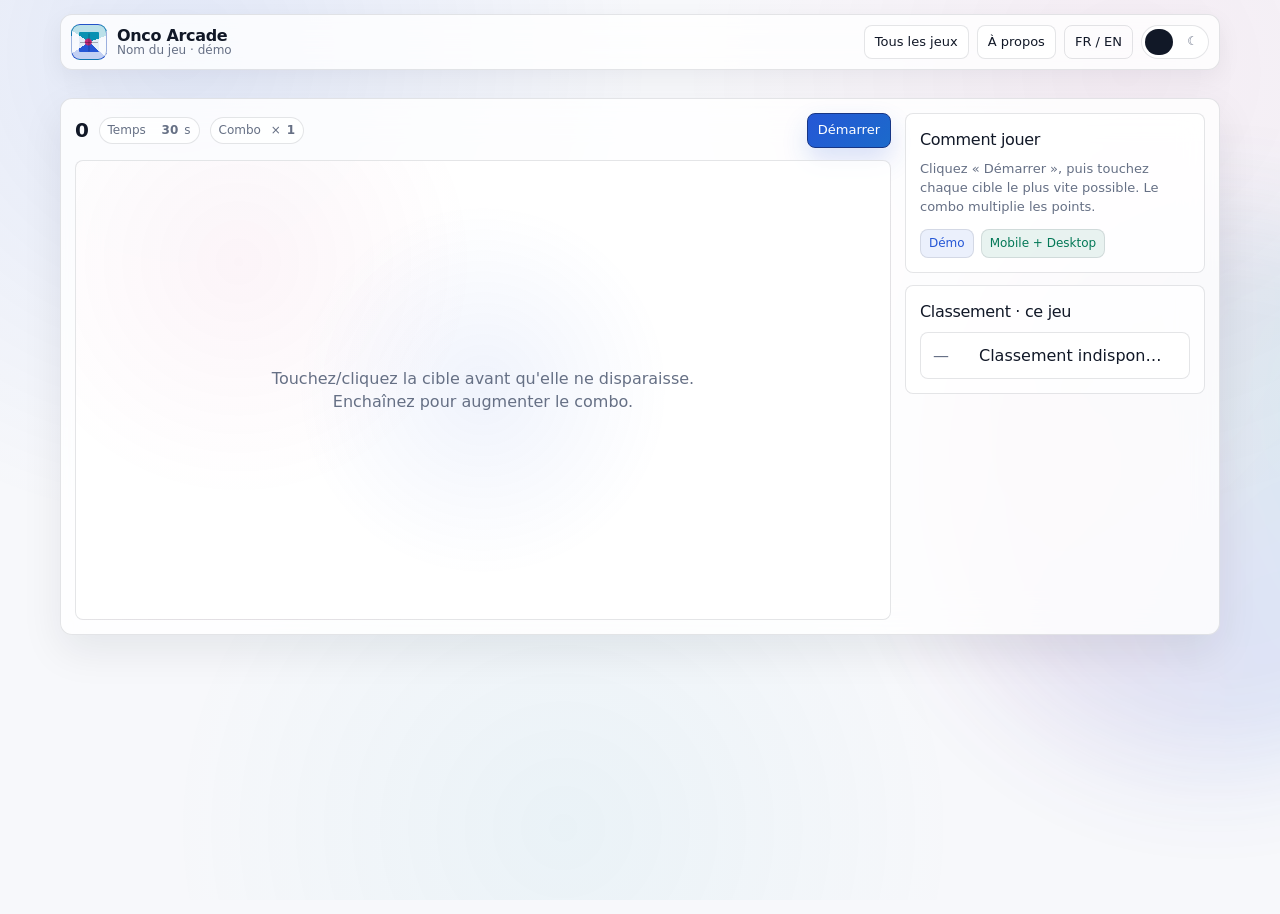
<file: games/_template/index.html>
<!DOCTYPE html>
<html lang="fr" data-theme="light">
<head>
<meta charset="UTF-8" />
<meta name="viewport" content="width=device-width, initial-scale=1.0, viewport-fit=cover" />
<title>Onco Arcade — Gabarit de jeu / Game template</title>

<!-- ================================================================
     GABARIT DE JEU ONCO ARCADE
     Copiez ce dossier, renommez-le, et remplacez UNIQUEMENT le bloc
     "LOGIQUE DU JEU" plus bas. Tout le reste (charte, thème, langue,
     modale, leaderboard) est déjà branché et identique à tous les jeux.
     Chemins relatifs à /arcade/games/<jeu>/  ->  ../../assets/...
     ================================================================= -->
<link rel="stylesheet" href="../../assets/onco-arcade.css" />
<style>
  /* Styles PROPRES à ce jeu uniquement (préfixe .g-) */
  .g-target {
    position: absolute; display: grid; place-items: center;
    width: 60px; height: 60px; border-radius: 50%;
    border: 1px solid color-mix(in srgb, var(--magenta) 45%, var(--stroke));
    background: color-mix(in srgb, var(--magenta) 18%, var(--card-strong));
    color: var(--magenta); font-size: 22px; cursor: pointer;
    box-shadow: var(--shadow-soft);
    transform: translate(-50%, -50%) scale(1);
    transition: transform .08s ease, opacity .25s linear;
    user-select: none; -webkit-user-select: none;
  }
  .g-target:active { transform: translate(-50%, -50%) scale(.9); }
  .g-hint { position: absolute; inset: 0; display: grid; place-items: center; text-align: center; color: var(--muted); padding: 24px; }
</style>
<script id="onco-arcade-query-sync">
(function(){
  try{
    var p=new URLSearchParams(location.search);
    var theme=(p.get('theme')||'').toLowerCase();
    if(theme==='dark'||theme==='light'){document.documentElement.setAttribute('data-theme',theme);localStorage.setItem('oa-theme',theme);}
    var lang=(p.get('lang')||'').toLowerCase();
    if(lang==='fr'||lang==='en'){document.documentElement.lang=lang;localStorage.setItem('oa-lang',lang);localStorage.setItem('vrt_lang',lang);}
  }catch(e){}
})();
</script>
</head>
<body>

<!-- ============ TOPBAR COMMUNE (identique partout) ============ -->
<header class="shell topbar">
  <a href="../../index.html" class="brand" aria-label="Onco Arcade">
    <span class="mark" aria-hidden="true"></span>
    <span class="brand-text">
      <span class="brand-title">Onco Arcade</span>
      <span class="brand-subtitle fr">Nom du jeu · démo</span>
      <span class="brand-subtitle en">Game name · demo</span>
    </span>
  </a>
  <nav class="nav" aria-label="Navigation">
    <a class="btn small" href="../../index.html#games"><span class="fr">Tous les jeux</span><span class="en">All games</span></a>
    <a class="btn small" href="../../index.html#about"><span class="fr">À propos</span><span class="en">About</span></a>
    <button class="btn small ghost" data-oa-lang-toggle type="button">FR / EN</button>
    <button class="toggle" data-oa-theme-toggle type="button" aria-label="Thème clair/sombre"><span></span></button>
  </nav>
</header>

<main class="shell" style="padding-top:20px;">
  <section style="padding-top:8px;">
    <div class="oa-game">
      <!-- Scène de jeu -->
      <div>
        <div class="oa-hud" style="margin-bottom:12px;">
          <span class="oa-score" id="score">0</span>
          <span class="oa-chip"><span class="fr">Temps</span><span class="en">Time</span>&nbsp;<b id="time">30</b>s</span>
          <span class="oa-chip"><span class="fr">Combo</span><span class="en">Combo</span>&nbsp;×<b id="combo">1</b></span>
          <button class="btn small primary" id="startBtn" style="margin-left:auto;">
            <span class="fr">Démarrer</span><span class="en">Start</span>
          </button>
        </div>
        <div class="oa-stage" id="stage" aria-label="Zone de jeu">
          <div class="g-hint" id="hint">
            <div>
              <p class="fr" style="margin:0;">Touchez/cliquez la cible avant qu'elle ne disparaisse.<br>Enchaînez pour augmenter le combo.</p>
              <p class="en" style="margin:0;">Tap/click the target before it fades.<br>Chain hits to raise your combo.</p>
            </div>
          </div>
        </div>
      </div>

      <!-- Panneau latéral commun -->
      <aside class="oa-side">
        <div class="control-card">
          <h4 class="fr">Comment jouer</h4><h4 class="en">How to play</h4>
          <p class="fr">Cliquez « Démarrer », puis touchez chaque cible le plus vite possible. Le combo multiplie les points.</p>
          <p class="en">Click "Start", then hit each target as fast as you can. Combo multiplies points.</p>
          <div class="pill-row"><span class="pill blue">Démo</span><span class="pill green">Mobile + Desktop</span></div>
        </div>
        <div class="control-card">
          <h4 class="fr">Classement · ce jeu</h4><h4 class="en">Leaderboard · this game</h4>
          <div class="leaderboard" id="miniBoard" style="margin-top:6px;">
            <div class="score-row"><span class="rank">—</span><span class="player"><strong class="fr">Chargement…</strong><strong class="en">Loading…</strong></span><span class="points"></span></div>
          </div>
        </div>
      </aside>
    </div>
  </section>
</main>

<!-- ============ MODALE DE FIN DE PARTIE (commune) ============ -->
<div class="oa-overlay" id="over">
  <div class="oa-modal" role="dialog" aria-modal="true">
    <h2 class="fr">Partie terminée</h2><h2 class="en">Game over</h2>
    <div class="oa-big" id="finalScore">0</div>
    <p class="fr" style="margin:0 0 2px;">points</p><p class="en" style="margin:0 0 2px;">points</p>

    <div class="oa-note">
      <strong class="fr">À retenir :</strong><strong class="en">Takeaway:</strong>
      <span class="fr"> remplacez ce texte par la note pédagogique du jeu (le concept clinique illustré).</span>
      <span class="en"> replace this with the game's learning note (the clinical concept illustrated).</span>
    </div>

    <div style="margin-top:16px;">
      <label class="oa-label" for="pseudo"><span class="fr">Votre pseudo</span><span class="en">Your name</span></label>
      <input class="oa-field" id="pseudo" maxlength="24" placeholder="JEB" autocomplete="off" />
    </div>

    <div class="oa-actions">
      <button class="btn primary" id="submitBtn"><span class="fr">Envoyer le score</span><span class="en">Submit score</span></button>
      <button class="btn" id="replayBtn"><span class="fr">Rejouer</span><span class="en">Replay</span></button>
    </div>
    <p id="rankLine" style="margin:12px 0 0; font-size:13px; color:var(--muted);"></p>
  </div>
</div>

<!-- ============ SCRIPTS COMMUNS ============ -->
<script src="../../assets/onco-arcade.js"></script>
<script src="../../assets/leaderboard.js"></script>
<script>
  /* -------- Configuration leaderboard (une seule fois par jeu) -------- */
  OncoLeaderboard.config({
    base: "../../api",          // -> /arcade/api en production
    secret: ""                  // identique à shared_secret dans config.php si activé
  });
  const GAME_ID = "beamlet-rush"; // <<< slug du jeu, doit exister dans config.php > games

  /* ================================================================
     LOGIQUE DU JEU  (la SEULE partie à remplacer par vrai jeu)
     ================================================================ */
  const stage = document.getElementById("stage");
  const hint  = document.getElementById("hint");
  const elScore = document.getElementById("score");
  const elTime  = document.getElementById("time");
  const elCombo = document.getElementById("combo");
  let score = 0, combo = 1, timeLeft = 30, running = false, tickId, spawnId, current;

  function spawn() {
    if (current) current.remove();
    const t = document.createElement("div");
    t.className = "g-target";
    t.textContent = "◎";
    const pad = 44;
    const x = pad + Math.random() * (stage.clientWidth  - pad * 2);
    const y = pad + Math.random() * (stage.clientHeight - pad * 2);
    t.style.left = x + "px"; t.style.top = y + "px";
    const onHit = (e) => {
      e.preventDefault();
      score += 10 * combo; combo = Math.min(combo + 1, 9);
      elScore.textContent = score; elCombo.textContent = combo;
      OncoArcade.toast("+" + (10 * (combo - 1 || 1)), "ok", 700);
      spawn();
    };
    t.addEventListener("pointerdown", onHit);
    stage.appendChild(t);
    current = t;
    // fenêtre de disponibilité qui rétrécit avec le score
    const life = Math.max(650, 1400 - score * 4);
    clearTimeout(spawnId);
    spawnId = setTimeout(() => { t.style.opacity = "0"; combo = 1; elCombo.textContent = combo; spawn(); }, life);
  }

  function start() {
    if (running) return;
    running = true; score = 0; combo = 1; timeLeft = 30;
    elScore.textContent = 0; elCombo.textContent = 1; elTime.textContent = 30;
    hint.style.display = "none";
    spawn();
    tickId = setInterval(() => {
      timeLeft--; elTime.textContent = timeLeft;
      if (timeLeft <= 0) end();
    }, 1000);
  }

  function end() {
    running = false;
    clearInterval(tickId); clearTimeout(spawnId);
    if (current) current.remove();
    hint.style.display = "grid";
    document.getElementById("finalScore").textContent = score;
    document.getElementById("pseudo").value = OncoLeaderboard.lastName();
    document.getElementById("rankLine").textContent = "";
    document.getElementById("over").classList.add("open");
  }
  /* ============ FIN LOGIQUE DU JEU ============ */

  /* -------- Câblage commun (à garder tel quel) -------- */
  document.getElementById("startBtn").addEventListener("click", start);
  document.getElementById("replayBtn").addEventListener("click", () => {
    document.getElementById("over").classList.remove("open"); start();
  });

  document.getElementById("submitBtn").addEventListener("click", async () => {
    const name = document.getElementById("pseudo").value.trim() || "ANON";
    OncoLeaderboard.rememberName(name);
    const btn = document.getElementById("submitBtn");
    btn.disabled = true;
    try {
      const r = await OncoLeaderboard.submit({ game: GAME_ID, name, score });
      const fr = "Rang " + r.rank + " / " + r.total + " · meilleur : " + r.best;
      const en = "Rank " + r.rank + " / " + r.total + " · best: " + r.best;
      document.getElementById("rankLine").textContent =
        document.documentElement.lang === "en" ? en : fr;
      OncoArcade.toast(document.documentElement.lang === "en" ? "Score saved" : "Score enregistré", "ok");
      loadBoard();
    } catch (e) {
      OncoArcade.toast(document.documentElement.lang === "en" ? "Network error" : "Erreur réseau", "err");
    } finally { btn.disabled = false; }
  });

  async function loadBoard() {
    const box = document.getElementById("miniBoard");
    try {
      const data = await OncoLeaderboard.top({ game: GAME_ID, period: "week", limit: 5 });
      if (!data.rows.length) {
        box.innerHTML = '<div class="score-row"><span class="rank">—</span><span class="player"><strong class="fr">Aucun score cette semaine</strong><strong class="en">No score this week</strong></span><span class="points"></span></div>';
        return;
      }
      box.innerHTML = data.rows.map(r =>
        '<div class="score-row"><span class="rank">' + String(r.rank).padStart(2, "0") +
        '</span><span class="player"><strong>' + escapeHtml(r.name) +
        '</strong></span><span class="points">' + r.score.toLocaleString("fr-FR") + '</span></div>'
      ).join("");
    } catch (e) {
      box.innerHTML = '<div class="score-row"><span class="rank">—</span><span class="player"><strong class="fr">Classement indisponible</strong><strong class="en">Leaderboard unavailable</strong></span><span class="points"></span></div>';
    }
  }
  function escapeHtml(s){return s.replace(/[&<>"']/g,c=>({"&":"&amp;","<":"&lt;",">":"&gt;",'"':"&quot;","'":"&#39;"}[c]));}

  loadBoard();
</script>
</body>
</html>
</file>
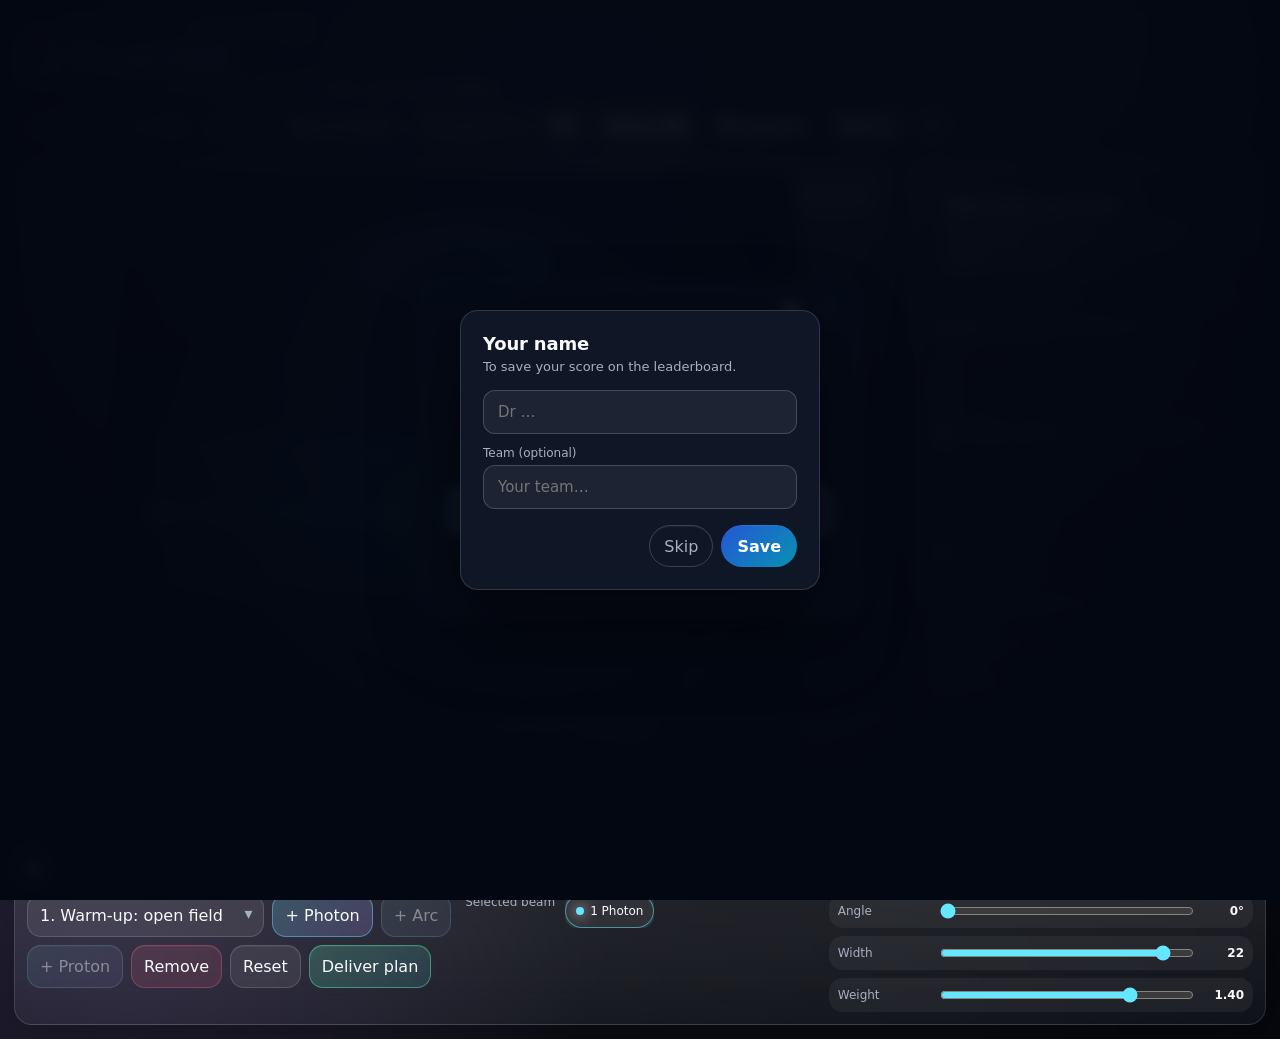
<file: games/beamlet/index.html>
<!DOCTYPE html>
<html lang="en" data-theme="dark">
<head>
  <meta charset="utf-8" />
  <meta name="viewport" content="width=device-width, initial-scale=1, viewport-fit=cover" />
  <title>Beamlet — Radiation Physics Puzzler</title>
  <style>
    :root{
      --bg0:#070a12;
      --bg1:#0d1323;
      --panel:rgba(15,23,42,.82);
      --panel2:rgba(255,255,255,.06);
      --stroke:rgba(255,255,255,.12);
      --strokeStrong:rgba(255,255,255,.2);
      --text:#f8fafc;
      --muted:#a7b0c2;
      --soft:#7d8798;
      --accent:#64e7ff;
      --accent2:#b891ff;
      --good:#59ffb7;
      --warn:#ffd36d;
      --bad:#ff6d8a;
      --dose:#ff5d72;
      --target:#75ffae;
      --oar:#78a7ff;
      --shadow:0 24px 72px rgba(0,0,0,.38);
      --radius:18px;
    }
    *{box-sizing:border-box;-webkit-tap-highlight-color:transparent;}
    html,body{margin:0;min-height:100%;background:radial-gradient(circle at 15% -5%,#10192b 0,#070a12 44%,#05070e 100%);color:var(--text);font-family:Inter, ui-sans-serif, system-ui, -apple-system, BlinkMacSystemFont, "Segoe UI", sans-serif;overflow-x:hidden;}
    body:before{content:"";position:fixed;inset:-20%;background:
      radial-gradient(circle at 80% 15%, rgba(100,231,255,.20), transparent 22%),
      radial-gradient(circle at 20% 85%, rgba(184,145,255,.16), transparent 28%),
      linear-gradient(115deg, transparent, rgba(255,255,255,.04), transparent);
      pointer-events:none;filter:blur(2px);}

    .miniBtn{min-height:38px;padding:8px 11px;border-radius:999px;font-weight:560;letter-spacing:.02em;}
    .nameInput{width:120px;min-height:38px;border-radius:999px;padding:8px 12px;background:rgba(255,255,255,.07);border:1px solid rgba(255,255,255,.15);color:var(--text);outline:none;}
    .nameInput::placeholder{color:rgba(234,243,255,.45)}
    .leaderMode{display:flex;align-items:center;gap:7px;}
    .statusDot{width:9px;height:9px;border-radius:50%;display:inline-block;background:var(--bad);box-shadow:0 0 12px currentColor;}
    .statusDot.online{background:var(--good);color:var(--good)}
    .statusDot.offline{background:var(--warn);color:var(--warn)}
    .stageWrap:after{content:"";position:absolute;inset:1px;border-radius:inherit;pointer-events:none;background:linear-gradient(135deg,rgba(255,255,255,.10),transparent 24%,transparent 70%,rgba(100,231,255,.10));mix-blend-mode:screen;}
    .caseBadge{display:inline-flex;align-items:center;gap:6px;border-radius:999px;padding:5px 8px;background:rgba(100,231,255,.10);border:1px solid rgba(100,231,255,.18);color:var(--text);font-size:11px;font-weight:560;}
    .leader small{display:block;color:var(--muted);font-weight:500;margin-top:2px;}

    .app{position:relative;min-height:100dvh;display:grid;grid-template-rows:auto 1fr auto;gap:12px;padding:14px;max-width:1320px;margin:0 auto;}
    header{display:flex;align-items:center;justify-content:space-between;gap:12px;flex-wrap:wrap;}
    .brand{display:flex;align-items:center;gap:12px;}
    .logo{width:44px;height:44px;border-radius:15px;background:conic-gradient(from 180deg, #64e7ff, #b891ff, #ff6d8a, #ffd36d, #59ffb7, #64e7ff);box-shadow:0 0 24px rgba(100,231,255,.42);position:relative;}
    .logo:after{content:"";position:absolute;inset:7px;border-radius:11px;background:rgba(7,16,29,.85);box-shadow:inset 0 0 15px rgba(255,255,255,.08);}
    h1{margin:0;font-size:clamp(24px,4vw,42px);letter-spacing:-.05em;line-height:.95;}
    .tagline{color:var(--muted);font-size:13px;margin-top:3px;}
    .topStats{display:flex;gap:8px;align-items:center;flex-wrap:wrap;}
    .pill{border:1px solid var(--stroke);background:rgba(255,255,255,.07);border-radius:999px;padding:9px 12px;box-shadow:inset 0 1px 0 rgba(255,255,255,.06);font-size:13px;color:var(--muted);}
    .pill strong{color:var(--text);font-weight:560;}
    .main{display:grid;grid-template-columns:minmax(280px, 1fr) 360px;gap:12px;min-height:0;}
    .stageWrap,.side,.controlDock{background:linear-gradient(180deg,rgba(255,255,255,.10),rgba(255,255,255,.045));border:1px solid var(--stroke);border-radius:var(--radius);box-shadow:var(--shadow);backdrop-filter:blur(20px);}
    .stageWrap{position:relative;overflow:hidden;min-height:460px;display:grid;place-items:center;padding:12px;}
    #gameCanvas{width:min(100%, calc(100dvh - 215px));max-width:760px;aspect-ratio:1/1;border-radius:22px;background:radial-gradient(circle at 48% 48%,rgba(38,74,104,.45),rgba(4,9,18,.92) 66%);box-shadow:inset 0 0 0 1px rgba(255,255,255,.10), 0 10px 45px rgba(0,0,0,.25);touch-action:none;}
    .hudOverlay{pointer-events:none;position:absolute;left:20px;top:20px;right:20px;display:flex;align-items:flex-start;justify-content:space-between;gap:10px;}
    .levelTitle{background:rgba(0,0,0,.26);border:1px solid rgba(255,255,255,.10);border-radius:18px;padding:10px 12px;max-width:min(470px,70%);}
    .levelTitle b{display:block;font-size:15px;}
    .levelTitle span{display:block;color:var(--muted);font-size:12px;margin-top:2px;line-height:1.3;}
    .stars{font-size:28px;letter-spacing:1px;text-shadow:0 4px 20px rgba(255,211,109,.55);white-space:nowrap;}
    .toast{position:absolute;left:50%;bottom:22px;transform:translateX(-50%);background:rgba(3,10,20,.78);border:1px solid rgba(255,255,255,.14);border-radius:999px;padding:10px 16px;color:var(--text);font-size:13px;box-shadow:0 16px 40px rgba(0,0,0,.35);opacity:0;transition:.25s ease;pointer-events:none;max-width:90%;text-align:center;}
    .toast.show{opacity:1;bottom:34px;}
    .side{padding:14px;display:flex;flex-direction:column;gap:12px;min-height:0;}
    .card{background:rgba(6,13,26,.38);border:1px solid rgba(255,255,255,.10);border-radius:18px;padding:12px;}
    .card h2{font-size:13px;text-transform:uppercase;letter-spacing:.12em;color:var(--muted);margin:0 0 10px;}
    .dvhCanvas{width:100%;height:190px;border-radius:14px;background:linear-gradient(180deg,rgba(0,0,0,.26),rgba(0,0,0,.12));border:1px solid rgba(255,255,255,.08);}
    .metrics{display:grid;gap:8px;}
    .metric{display:grid;grid-template-columns:1.2fr .8fr auto;gap:8px;align-items:center;font-size:12px;color:var(--muted);}
    .bar{height:7px;border-radius:99px;background:rgba(255,255,255,.10);overflow:hidden;}
    .bar i{display:block;height:100%;width:0%;border-radius:inherit;background:linear-gradient(90deg,var(--good),var(--warn),var(--bad));transition:width .35s ease;}
    .status{font-weight:560;font-size:11px;border-radius:999px;padding:4px 7px;background:rgba(255,255,255,.08);color:var(--muted);}
    .status.ok{color:#07101d;background:var(--good);}
    .status.warn{color:#07101d;background:var(--warn);}
    .status.bad{color:white;background:var(--bad);}
    .leaderRows{display:grid;gap:7px;max-height:165px;overflow:auto;padding-right:2px;}
    .leader{display:grid;grid-template-columns:26px 1fr auto;gap:8px;align-items:center;padding:8px 9px;border-radius:12px;background:rgba(255,255,255,.055);font-size:12px;color:var(--muted);}
    .leader strong{color:var(--text);font-size:13px;}
    .controlDock{padding:12px;display:grid;grid-template-columns:1.2fr 1fr 1.2fr;gap:12px;align-items:stretch;}
    .toolbar,.beamPanel,.sliders{display:flex;gap:8px;flex-wrap:wrap;align-content:flex-start;}
    button,select,input{font:inherit;}
    button,.selectWrap select{border:1px solid rgba(255,255,255,.15);background:rgba(255,255,255,.08);color:var(--text);border-radius:14px;padding:11px 12px;box-shadow:inset 0 1px 0 rgba(255,255,255,.05);cursor:pointer;min-height:42px;}
    button{transition:transform .08s ease, background .2s ease, border-color .2s ease;}
    button:active{transform:scale(.98);}
    button.primary{background:linear-gradient(135deg,rgba(100,231,255,.22),rgba(184,145,255,.20));border-color:rgba(100,231,255,.44);}
    button.good{background:linear-gradient(135deg,rgba(89,255,183,.20),rgba(100,231,255,.12));border-color:rgba(89,255,183,.42);}
    button.danger{background:rgba(255,109,138,.13);border-color:rgba(255,109,138,.30);}
    button.locked{opacity:.45;filter:grayscale(.3);}
    .selectWrap{position:relative;min-width:190px;flex:1;}
    .selectWrap select option{background:#081222;color:#eaf3ff;}
    .selectWrap select{width:100%;appearance:none;padding-right:34px;background-color:rgba(255,255,255,.08);}
    .selectWrap:after{content:"▾";position:absolute;right:12px;top:10px;color:var(--muted);pointer-events:none;}
    .beamChips{display:flex;gap:7px;flex-wrap:wrap;max-height:96px;overflow:auto;align-content:flex-start;}
    .chip{display:flex;align-items:center;gap:6px;min-height:34px;border-radius:999px;padding:8px 10px;font-size:12px;color:var(--muted);background:rgba(255,255,255,.07);border:1px solid rgba(255,255,255,.10);cursor:pointer;}
    .chip.selected{color:var(--text);border-color:rgba(100,231,255,.55);box-shadow:0 0 0 2px rgba(100,231,255,.10);}
    .chip i{width:8px;height:8px;border-radius:99px;background:var(--accent);box-shadow:0 0 14px currentColor;}
    .sliderGroup{display:grid;grid-template-columns:92px 1fr 44px;gap:8px;align-items:center;width:100%;min-width:270px;padding:7px 9px;border-radius:14px;background:rgba(255,255,255,.055);}
    .sliderGroup label{font-size:12px;color:var(--muted);}
    .sliderGroup output{text-align:right;font-size:12px;color:var(--text);font-weight:560;}
    input[type=range]{width:100%;accent-color:#64e7ff;}
    .help{font-size:12px;color:var(--muted);line-height:1.4;padding:0 2px;}
    .legend{display:flex;gap:8px;flex-wrap:wrap;margin-top:8px;font-size:11px;color:var(--muted);}
    .dot{width:9px;height:9px;border-radius:99px;display:inline-block;margin-right:5px;background:var(--accent);box-shadow:0 0 11px currentColor;}
    .modal{position:fixed;inset:0;background:rgba(0,0,0,.58);display:grid;place-items:center;padding:18px;z-index:10;opacity:0;pointer-events:none;transition:.2s ease;}
    .modal.show{opacity:1;pointer-events:auto;}
    .modalBox{width:min(520px,100%);background:linear-gradient(180deg,rgba(20,39,72,.96),rgba(9,16,30,.96));border:1px solid rgba(255,255,255,.18);border-radius:26px;box-shadow:0 28px 90px rgba(0,0,0,.56);padding:22px;}
    .modalBox h3{margin:0 0 8px;font-size:28px;letter-spacing:-.03em;}
    .modalBox p{color:var(--muted);line-height:1.45;margin:8px 0 16px;}
    .modalGrid{display:grid;grid-template-columns:repeat(3,1fr);gap:8px;margin:14px 0;}
    .modalGrid div{padding:12px;border-radius:16px;background:rgba(255,255,255,.07);text-align:center;}
    .modalGrid b{display:block;font-size:20px;color:var(--text);}
    .modalGrid span{display:block;font-size:11px;color:var(--muted);margin-top:2px;}
    .confetti{position:absolute;inset:0;pointer-events:none;overflow:hidden;border-radius:var(--radius);}
    .confetti i{position:absolute;width:7px;height:12px;border-radius:2px;background:var(--accent);opacity:0;animation:fall 850ms ease-out forwards;}
    @keyframes fall{0%{transform:translateY(-20px) rotate(0deg);opacity:1}100%{transform:translateY(210px) rotate(440deg);opacity:0}}
    @media (max-width:980px){
      .app{padding:10px;gap:10px;}
      .main{grid-template-columns:1fr;}
      .side{order:2;}
      .stageWrap{min-height:auto;padding:8px;}
      #gameCanvas{width:100%;max-width:none;}
      .controlDock{grid-template-columns:1fr;}
      .toolbar,.beamPanel,.sliders{width:100%;}
      .selectWrap{min-width:100%;}
      button{flex:1;}
      .hudOverlay{left:14px;right:14px;top:14px;}
      .stars{font-size:22px;}
      .levelTitle{max-width:72%;}
    }
    @media (max-width:560px){
      .topStats{width:100%;}
      .pill{flex:1;text-align:center;padding:8px 9px;}
      h1{font-size:28px;}
      .tagline{font-size:12px;}
      .levelTitle span{display:none;}
      .sliderGroup{min-width:100%;grid-template-columns:78px 1fr 42px;}
      .modalGrid{grid-template-columns:1fr;}
    }
    /* ---- Identité Onco Arcade (charte) ---- */
    .oa-eyebrow{display:inline-flex;align-items:center;gap:8px;font-size:11px;font-weight:560;letter-spacing:.14em;text-transform:uppercase;color:var(--muted);margin-bottom:5px;}
    .oa-eyebrow i{width:7px;height:7px;border-radius:999px;background:#34d399;box-shadow:0 0 0 5px rgba(52,211,153,.13);}
    h1.oa-title{background:linear-gradient(120deg,var(--text),#7aa2ff 42%,#f472b6);-webkit-background-clip:text;background-clip:text;color:transparent;}
    .oa-nav{display:flex;gap:7px;align-items:center;}
    a.miniBtn{display:inline-flex;align-items:center;justify-content:center;text-decoration:none;color:var(--text);}
    .aboutCard{padding:16px;border:1px solid var(--stroke);border-radius:16px;background:rgba(255,255,255,.05);margin-bottom:12px;}
    .aboutCard:last-of-type{margin-bottom:0;}
    .aboutCard h4{margin:0 0 8px;font-size:12px;letter-spacing:.14em;text-transform:uppercase;color:var(--warn);}
    .aboutCard p{margin:0;color:var(--text);line-height:1.55;font-size:14px;}
    .aboutSig{display:flex;align-items:center;gap:12px;}
    .aboutSig .mk{width:34px;height:34px;border-radius:11px;flex:0 0 auto;background:conic-gradient(from 180deg,#64e7ff,#b891ff,#ff6d8a,#ffd36d,#59ffb7,#64e7ff);}
    .aboutSig b{display:block;font-size:15px;}.aboutSig span{display:block;font-size:12px;color:var(--muted);}
    .aboutTags{display:flex;gap:7px;flex-wrap:wrap;margin-top:12px;}
    /* ---- Mode clair (charte) — l'aire de jeu et le DVH restent sombres ---- */
    html[data-theme="light"]{
      --bg0:#f7f8fb; --bg1:#ffffff;
      --panel:rgba(255,255,255,.86); --panel2:rgba(17,24,39,.05);
      --stroke:rgba(17,24,39,.11); --strokeStrong:rgba(17,24,39,.18);
      --text:#111827; --muted:#667085; --soft:#98a2b3;
      --shadow:0 16px 42px rgba(15,23,42,.08);
    }
    html[data-theme="light"] body{background:radial-gradient(circle at 15% -5%,#eef2f9 0,#f7f8fb 44%,#eceff6 100%);}
    html[data-theme="light"] body:before{opacity:.45;}
    html[data-theme="light"] .stageWrap,
    html[data-theme="light"] .side,
    html[data-theme="light"] .controlDock{background:linear-gradient(180deg,rgba(255,255,255,.92),rgba(255,255,255,.72));border-color:var(--stroke);}
    html[data-theme="light"] .card{background:rgba(255,255,255,.72);border-color:var(--stroke);}
    html[data-theme="light"] button,
    html[data-theme="light"] .selectWrap select{background:rgba(17,24,39,.05);border-color:rgba(17,24,39,.14);color:var(--text);}
    html[data-theme="light"] button.primary{background:linear-gradient(135deg,rgba(37,87,214,.16),rgba(109,40,217,.14));border-color:rgba(37,87,214,.4);}
    html[data-theme="light"] button.good{background:linear-gradient(135deg,rgba(4,120,87,.16),rgba(8,145,178,.12));border-color:rgba(4,120,87,.4);}
    html[data-theme="light"] button.danger{background:rgba(194,65,75,.12);border-color:rgba(194,65,75,.34);}
    html[data-theme="light"] .pill{background:rgba(17,24,39,.05);border-color:var(--stroke);}
    html[data-theme="light"] .nameInput,
    html[data-theme="light"] .chip,
    html[data-theme="light"] .leader,
    html[data-theme="light"] .sliderGroup{background:rgba(17,24,39,.04);border-color:var(--stroke);}
    html[data-theme="light"] .bar{background:rgba(17,24,39,.10);}
    html[data-theme="light"] .status{background:rgba(17,24,39,.06);}
    html[data-theme="light"] .modalBox{background:linear-gradient(180deg,#ffffff,#f4f6fb);border-color:var(--stroke);}
    html[data-theme="light"] .aboutCard{background:rgba(17,24,39,.04);border-color:var(--stroke);}
    html[data-theme="light"] .oa-eyebrow i{box-shadow:0 0 0 5px rgba(4,120,87,.13);}
    /* ---- Menu d'arrivée (homogène collection) ---- */
    .landing{position:fixed;inset:0;z-index:40;display:grid;place-items:center;padding:20px;
      background:radial-gradient(circle at 50% 18%, color-mix(in srgb,var(--bg1) 55%,transparent), var(--bg0) 70%);backdrop-filter:blur(7px);}
    .landing.hidden{display:none;}
    .landing-card{position:relative;width:min(440px,94vw);text-align:center;padding:32px 26px;border:1px solid var(--stroke);
      border-radius:22px;background:var(--panel);box-shadow:var(--shadow);backdrop-filter:blur(16px);}
    .landing-ctl{position:absolute;top:14px;right:14px;display:flex;gap:6px;}
    .landing-ctl button{font-size:11px;font-weight:560;color:var(--muted);background:none;border:1px solid var(--stroke);
      border-radius:999px;padding:6px 9px;min-height:0;cursor:pointer;}
    .landing-ctl button:hover{color:var(--text);border-color:var(--strokeStrong);}
    .landing-card .oa-eyebrow{justify-content:center;margin-bottom:12px;}
    .landing-card h1.oa-title{font-size:46px;margin:0 0 6px;letter-spacing:-.04em;}
    .landing-tag{color:var(--muted);font-size:14.5px;line-height:1.55;margin:0 auto 22px;max-width:340px;}
    .landing-cta{width:100%;font-size:15px;padding:15px;border-radius:14px;font-weight:560;letter-spacing:.02em;}
    .landing-row{display:flex;gap:9px;justify-content:center;flex-wrap:wrap;margin-top:14px;}
    .landing-row button,.landing-row a{font-size:12.5px;color:var(--muted);text-decoration:none;background:none;
      border:1px solid var(--stroke);border-radius:999px;padding:9px 13px;cursor:pointer;min-height:0;}
    .landing-row button:hover,.landing-row a:hover{color:var(--text);border-color:var(--strokeStrong);}
    .landing-how{margin-top:14px;text-align:left;border:1px solid var(--stroke);border-radius:14px;background:var(--panel2);padding:14px 16px;}
    .landing-how h4{margin:0 0 8px;font-size:12px;letter-spacing:.14em;text-transform:uppercase;color:var(--accent);}
    .landing-how ol{margin:0;padding-left:20px;display:flex;flex-direction:column;gap:7px;}
    .landing-how li{font-size:13px;line-height:1.5;color:var(--muted);}
  
/* Onco Arcade patch: mission card moved out of the dosimetry image */
.hudOverlay{justify-content:flex-end;}
.levelInfoCard{padding:12px 14px;}
.levelInfoCard .levelTitle{max-width:none;background:rgba(255,255,255,.055);border:1px solid var(--stroke);border-radius:14px;padding:11px 12px;}
.levelInfoCard .levelTitle b{font-size:15px;}
.levelInfoCard .levelTitle span{font-size:12.5px;line-height:1.4;}
html[data-theme="light"] .levelInfoCard .levelTitle{background:rgba(255,255,255,.72);border-color:rgba(17,24,39,.11);}

</style>
<script id="onco-arcade-query-sync">
(function(){
  try{
    var p=new URLSearchParams(location.search);
    var theme=(p.get('theme')||'').toLowerCase();
    if(theme==='dark'||theme==='light'){document.documentElement.setAttribute('data-theme',theme);localStorage.setItem('oa-theme',theme);}
    var lang=(p.get('lang')||'').toLowerCase();
    if(lang==='fr'||lang==='en'){document.documentElement.lang=lang;localStorage.setItem('oa-lang',lang);localStorage.setItem('vrt_lang',lang);}
  }catch(e){}
})();
</script>
<style id="oa-charte-conformance">
/* Conformité charte : pas de capitales forcées, poids légers, police système sur le chrome du menu */
.oa-eyebrow{ text-transform:none !important; letter-spacing:.01em !important; font-weight:500 !important; font-size:13px !important; }
.oa-title{ font-weight:500 !important; }
</style>
<style id="oa-vh-fill">
/* Plein ecran mobile : le fond remplit tout le viewport, y compris sous la Dynamic Island */
html{ background:var(--bg, #070a12) !important; min-height:100dvh; }
html[data-theme="light"]{ background:var(--bg, #f7f8fb) !important; }
</style>
<style id="oa-charter-weights">b,strong{font-weight:560}</style>
</head>
<body>
  <div class="landing" id="landing">
    <div class="landing-card">
      <div class="landing-ctl"><button id="landingLang" type="button">FR</button><button id="landingTheme" type="button" aria-label="Light / dark">☾</button></div>
      <div class="oa-eyebrow"><i></i><span id="landingEyebrow">Onco Arcade · radiation oncology</span></div>
      <h1 class="oa-title" id="landingTitle">Beamlet</h1>
      <p class="landing-tag" id="landingTag">—</p>
      <button class="primary landing-cta" id="landingStart" type="button">Start</button>
      <div class="landing-row">
        <button id="landingHow" type="button">How to play</button>
        <a id="landingAll" href="../../index.html">All games</a>
        <button id="landingAbout" type="button">About</button>
      </div>
      <div class="landing-how" id="landingHowBox" hidden>
        <h4 id="howTitle">How to play</h4>
        <ol><li id="how1"></li><li id="how2"></li><li id="how3"></li></ol>
      </div>
    </div>
  </div>
  <div class="app">
    <header>
      <div class="brand">
        <div class="logo" aria-hidden="true"></div>
        <div>
          <div class="oa-eyebrow"><i></i><span id="oaEyebrow">Onco Arcade · radiation oncology</span></div>
          <h1 class="oa-title">Beamlet</h1>
          <div class="tagline" id="tagline">A radiation physics puzzler: cover the target, spare what matters.</div>
        </div>
      </div>
      <div class="topStats">
        <div class="pill"><span id="levelLabel">Level</span> <strong id="levelNum">1</strong>/<strong id="levelTotal">8</strong></div>
        <div class="pill"><span id="scoreLabel">Score</span> <strong id="scorePill">0</strong></div>
        <div class="pill"><span id="bestLabel">Best</span> <strong id="bestPill">—</strong></div>
        <div class="pill leaderMode" id="leaderMode"><span class="statusDot offline"></span><span id="leaderModeText">Local scores</span></div>
        <input class="nameInput" id="playerName" maxlength="18" aria-label="Player name" placeholder="Planner" />
        <button id="langToggle" class="miniBtn" type="button">FR</button>
        <button id="doseToggle" class="miniBtn" type="button">Dose ON</button>
        <a class="miniBtn" id="allGames" href="../../index.html">All games</a>
        <button id="aboutBtn" class="miniBtn" type="button">About</button>
        <button id="themeToggle" class="miniBtn" type="button" aria-label="Light / dark theme">☾</button>
      </div>
    </header>

    <main class="main">
      <section class="stageWrap" aria-label="Beamlet play field">
        <canvas id="gameCanvas" width="900" height="900"></canvas>
        <div class="hudOverlay">
          <div class="stars" id="starHud" aria-label="Stars">☆☆☆</div>
        </div>
        <div class="toast" id="toast">Tap around the patient to rotate the selected beam.</div>
        <div class="confetti" id="confetti"></div>
      </section>

      <aside class="side">
        <div class="card levelInfoCard">
          <div class="levelTitle">
            <b id="levelName">Level</b>
            <span id="levelHint">Hint</span>
          </div>
        </div>
        <div class="card">
          <h2 id="dvhTitle">Dose-volume histogram</h2>
          <canvas id="dvhCanvas" class="dvhCanvas" width="640" height="360"></canvas>
          <div class="legend" id="legend"></div>
        </div>
        <div class="card">
          <h2 id="planEvalTitle">Plan evaluation</h2>
          <div class="metrics" id="metrics"></div>
        </div>
        <div class="card">
          <h2 id="leaderTitle">Leaderboard</h2>
          <div class="leaderRows" id="leaderRows"></div>
        </div>
      </aside>
    </main>

    <section class="controlDock" aria-label="Beam controls">
      <div class="toolbar">
        <div class="selectWrap"><select id="levelSelect" aria-label="Select level"></select></div>
        <button class="primary" id="addBeam">+ Photon</button>
        <button class="primary" id="addArc">+ Arc</button>
        <button class="primary" id="addProton">+ Proton</button>
        <button class="danger" id="removeBeam">Remove</button>
        <button id="resetLevel">Reset</button>
        <button class="good" id="deliver">Deliver plan</button>
      </div>
      <div class="beamPanel">
        <div class="help" id="selectedBeamLabel">Selected beam</div>
        <div class="beamChips" id="beamChips"></div>
      </div>
      <div class="sliders">
        <div class="sliderGroup" id="angleGroup">
          <label id="angleLabel" for="angleSlider">Angle</label>
          <input id="angleSlider" type="range" min="0" max="359" value="0" />
          <output id="angleOut">0°</output>
        </div>
        <div class="sliderGroup" id="spanGroup">
          <label id="spanLabel" for="spanSlider">Arc span</label>
          <input id="spanSlider" type="range" min="20" max="220" value="70" />
          <output id="spanOut">70°</output>
        </div>
        <div class="sliderGroup">
          <label id="widthLabel" for="widthSlider">Width</label>
          <input id="widthSlider" type="range" min="3" max="24" value="10" />
          <output id="widthOut">10</output>
        </div>
        <div class="sliderGroup">
          <label id="weightLabel" for="weightSlider">Weight</label>
          <input id="weightSlider" type="range" min="10" max="180" value="80" />
          <output id="weightOut">0.80</output>
        </div>
        <div class="sliderGroup" id="rangeGroup">
          <label id="rangeLabel" for="rangeSlider">Range</label>
          <input id="rangeSlider" type="range" min="18" max="82" value="50" />
          <output id="rangeOut">50</output>
        </div>
      </div>
    </section>
  </div>

  <div class="modal" id="resultModal" role="dialog" aria-modal="true" aria-labelledby="resultTitle">
    <div class="modalBox">
      <h3 id="resultTitle">Plan delivered</h3>
      <div class="stars" id="modalStars">☆☆☆</div>
      <p id="resultText">Dose calculated.</p>
      <div class="modalGrid">
        <div><b id="modalCoverage">—</b><span>PTV D95</span></div>
        <div><b id="modalOar">—</b><span id="worstOarLabel">Worst OAR</span></div>
        <div><b id="modalScore">—</b><span id="modalScoreLabel">Score</span></div>
      </div>
      <div style="display:flex;gap:8px;flex-wrap:wrap">
        <button class="good" id="nextLevel">Next level</button>
        <button id="retryLevel">Tune plan</button>
      </div>
    </div>
  </div>

  <div class="modal" id="aboutModal" role="dialog" aria-modal="true" aria-labelledby="aboutTitle">
    <div class="modalBox">
      <div class="oa-eyebrow"><i></i><span id="aboutEyebrow">Onco Arcade · radiation oncology</span></div>
      <h3 id="aboutTitle" class="oa-title">About</h3>
      <div class="aboutCard">
        <p id="aboutLede">—</p>
        <div class="aboutSig" style="margin-top:14px">
          <span class="mk" aria-hidden="true"></span>
          <div><b>Pr Jean-Emmanuel Bibault</b><span id="aboutRole">—</span></div>
        </div>
        <div class="aboutTags"><span class="pill" id="aboutTag1">Education</span><span class="pill" id="aboutTag2">DVH</span><span class="pill" id="aboutTag3">OVH leaderboard</span></div>
      </div>
      <div class="aboutCard">
        <h4 id="aboutDiscTitle">Important note</h4>
        <p id="aboutDisc">—</p>
      </div>
      <div style="display:flex;gap:8px;flex-wrap:wrap;margin-top:16px">
        <button class="primary" id="aboutClose">Close</button>
      </div>
    </div>
  </div>

<script>
(() => {
  "use strict";

  const TAU = Math.PI * 2;
  const RX = 100;
  const patient = { cx: .5, cy: .5, r: .43 };
  const palette = {
    target: '#75ffae',
    doseA: '#ffd36d',
    doseB: '#ff6d8a',
    doseC: '#b891ff',
    photon: '#64e7ff',
    arc: '#b891ff',
    proton: '#59ffb7',

    oars: ['#78a7ff','#ff9cc0','#ffd36d','#acffef','#c8a7ff','#ffbd8f']
  };

  const I18N = {
    en: {
      tagline:'A radiation physics puzzler: cover the target, spare what matters.',
      level:'Level', score:'Score', best:'Best', localScores:'Local scores', serverScores:'Server leaderboard', connecting:'Leaderboard: checking…', offline:'Local scores',
      dvh:'Dose-volume histogram', planEval:'Plan evaluation', leaderboard:'Leaderboard', selectedBeam:'Selected beam',
      addPhoton:'+ Photon', addArc:'+ Arc', addProton:'+ Proton', remove:'Remove', reset:'Reset', deliver:'Deliver plan', next:'Next level', retry:'Tune plan',
      angle:'Angle', span:'Arc span', width:'Width', weight:'Weight', range:'Range', worstOar:'Worst OAR',
      doseOn:'Dose ON', doseOff:'Dose OFF', playerPlaceholder:'Planner',
      noPlans:'No plans yet. Deliver a plan to enter the leaderboard.',
      rotate:'Tap or drag around the patient to rotate the selected beam. Press Deliver to score.',
      keepOne:'Keep at least one beamlet.', arcLocked:'Arcs unlock in level 5.', protonLocked:'Protons unlock in level 6.',
      protonAdded:'Proton added. Tune range to place the Bragg peak.', arcAdded:'Arc added. Control sweep with arc span.', photonAdded:'Photon beam added.',
      deliverHint:'Deliver the plan to see DVH curves', doseAxis:'Dose', volumeAxis:'Volume',
      targetUnder:'The target is undercovered. Add weight, widen the field, or aim another beamlet through the PTV.',
      oarOver:'exceeds its constraint. Rotate away, narrow the field, reduce arc span, or use a proton range stop.',
      hot:'Hotspot too high. Reduce overlapping beam weight or spread the dose with another angle.',
      ci:'The plan passes, but the prescription cloud is too generous. Tighten width or reduce low-value arcs.',
      gorgeous:'Beautifully conformal. The target is covered and the OARs are comfortably spared.',
      good:'Good plan. A little more conformity or OAR clearance may unlock 3 stars.',
      accepted:'Acceptable plan. Now try to make it elegant.',
      title3:'Clinically gorgeous', title2:'Solid plan', title1:'Plan accepted', title0:'Plan rejected',
      ok:'OK', fail:'Fail', tune:'Tune', ptv:'PTV', ptvD95:'PTV D95', ptvV95:'PTV V95', beamWord:'beams',
      allGames:'All games', about:'About', aboutEyebrow:'Onco Arcade · radiation oncology', aboutTitle:'About', aboutClose:'Close',
      aboutLede:'Beamlet is a mini-game from the Onco Arcade collection: place beams, arcs and protons to cover the target and spare the organs at risk — the DVH scores your plan. Imagined, designed and built by:',
      aboutRole:'Professor of radiation oncology · creator of Onco Arcade',
      aboutDiscTitle:'Important note',
      aboutDisc:'Educational, experimental game. It is not a medical device: it does not replace clinical training and must never be used to guide real patient care.',
      aboutTag1:'Education', aboutTag2:'DVH', aboutTag3:'OVH leaderboard',
      landingTag:'A radiation-physics puzzle: place beams, arcs and protons to cover the target and spare the organs at risk. The DVH scores your plan.',
      landingStart:'Start planning', landingHow:'How to play', howTitle:'How to play',
      how1:'Add beams (Photon, Arc, Proton), then rotate them around the patient by tapping or dragging.',
      how2:'Tune angle, width and weight to cover the target (PTV) without overdosing the organs at risk.',
      how3:'Press “Deliver plan”: the dose-volume histogram scores your plan and awards stars.'
    },
    fr: {
      tagline:'Un puzzle de physique en radiothérapie : couvrir la cible, épargner ce qui compte.',
      level:'Niveau', score:'Score', best:'Meilleur', localScores:'Scores locaux', serverScores:'Classement serveur', connecting:'Classement : vérification…', offline:'Scores locaux',
      dvh:'Histogramme dose-volume', planEval:'Évaluation du plan', leaderboard:'Classement', selectedBeam:'Faisceau sélectionné',
      addPhoton:'+ Photon', addArc:'+ Arc', addProton:'+ Proton', remove:'Retirer', reset:'Réinitialiser', deliver:'Irradier', next:'Niveau suivant', retry:'Ajuster le plan',
      angle:'Angle', span:'Ouverture arc', width:'Largeur', weight:'Poids', range:'Portée', worstOar:'OAR limitant',
      doseOn:'Dose ON', doseOff:'Dose OFF', playerPlaceholder:'Planificateur',
      noPlans:'Aucun plan pour l’instant. Irradie un plan pour entrer dans le classement.',
      rotate:'Tape ou glisse autour du patient pour faire tourner le faisceau sélectionné. Appuie sur Irradier pour scorer.',
      keepOne:'Garde au moins un beamlet.', arcLocked:'Les arcs se débloquent au niveau 5.', protonLocked:'Les protons se débloquent au niveau 6.',
      protonAdded:'Proton ajouté. Ajuste la portée pour placer le pic de Bragg.', arcAdded:'Arc ajouté. Contrôle le balayage avec l’ouverture de l’arc.', photonAdded:'Faisceau photon ajouté.',
      deliverHint:'Irradie le plan pour voir les courbes DVH', doseAxis:'Dose', volumeAxis:'Volume',
      targetUnder:'La cible est sous-dosée. Augmente le poids, élargis le champ ou ajoute un beamlet dans le PTV.',
      oarOver:'dépasse sa contrainte. Change l’angle, réduis la largeur, limite l’arc ou arrête le proton avant l’OAR.',
      hot:'Point chaud trop élevé. Réduis le poids des faisceaux qui se chevauchent ou répartis la dose.',
      ci:'Le plan passe, mais le nuage de prescription est trop large. Resserre les champs ou réduis les arcs à faible valeur.',
      gorgeous:'Très beau plan conformé. La cible est couverte et les OAR sont bien épargnés.',
      good:'Bon plan. Un peu plus de conformité ou d’épargne OAR peut débloquer 3 étoiles.',
      accepted:'Plan acceptable. Maintenant, rends-le élégant.',
      title3:'Plan magnifique', title2:'Plan solide', title1:'Plan accepté', title0:'Plan rejeté',
      ok:'OK', fail:'Échec', tune:'À régler', ptv:'PTV', ptvD95:'PTV D95', ptvV95:'PTV V95', beamWord:'faisceaux',
      allGames:'Tous les jeux', about:'À propos', aboutEyebrow:'Onco Arcade · radiothérapie', aboutTitle:'À propos', aboutClose:'Fermer',
      aboutLede:'Beamlet est un mini-jeu de la collection Onco Arcade : place faisceaux, arcs et protons pour couvrir la cible et épargner les organes à risque — le DVH note ton plan. Imaginé, conçu et développé par :',
      aboutRole:'Professeur de radiothérapie · créateur d’Onco Arcade',
      aboutDiscTitle:'Mention importante',
      aboutDisc:'Jeu pédagogique et expérimental. Ce n’est pas un dispositif médical : il ne remplace pas une formation clinique et ne doit jamais servir à orienter une prise en charge réelle.',
      aboutTag1:'Pédagogie', aboutTag2:'DVH', aboutTag3:'Classement OVH',
      landingTag:'Un puzzle de physique des faisceaux : place faisceaux, arcs et protons pour couvrir la cible et épargner les organes à risque. Le DVH note ton plan.',
      landingStart:'Commencer', landingHow:'Comment jouer', howTitle:'Comment jouer',
      how1:'Ajoute des faisceaux (Photon, Arc, Proton), puis fais-les tourner autour du patient (tape ou glisse).',
      how2:'Règle l’angle, la largeur et le poids pour couvrir la cible (PTV) sans surdoser les organes à risque.',
      how3:'Appuie sur « Irradier » : l’histogramme dose-volume note ton plan et attribue des étoiles.'
    }
  };
  const _urlLang=(new URLSearchParams(location.search).get('lang')||'').toLowerCase();
  let lang = (_urlLang==='fr'||_urlLang==='en') ? _urlLang
           : (safeStorageGet('beamlet-lang-v2') || ((navigator.language||'en').toLowerCase().startsWith('fr') ? 'fr' : 'en'));
  if(_urlLang==='fr'||_urlLang==='en') safeStorageSet('beamlet-lang-v2', lang);
  let showDose = safeStorageGet('beamlet-dose-v2') !== 'off';
  let backendOnline = false;
  let backendChecked = false;
  const API_ROOT = '../../api';   // API Onco Arcade (OVH — PHP + MySQL) ; "" = 100% local
  const GAME_SLUG = 'beamlet';

  function tr(key){return (I18N[lang] && I18N[lang][key]) || I18N.en[key] || key;}
  function loc(value){return typeof value === 'string' ? value : (value?.[lang] || value?.en || '');}
  function safeStorageGet(key){try{return localStorage.getItem(key);}catch(e){return null;}}
  function safeStorageSet(key,val){try{localStorage.setItem(key,val);}catch(e){}}


  const levels = [
    {
      id:'open-field', site:'Basics', difficulty:1,
      name:{en:'Warm-up: open field',fr:'Échauffement : champ ouvert'},
      hint:{en:'Cover the glowing target. A broad single photon beam can pass, but two neat beams score better.',fr:'Couvre la cible lumineuse. Un photon large peut passer, mais deux faisceaux propres scorent mieux.'},
      unlock:{photon:true,arc:false,proton:false},
      target:[{cx:.50,cy:.50,rx:.095,ry:.075,rot:0}],
      oars:[{name:'Skin ring', cx:.50,cy:.14,rx:.13,ry:.045,rot:0, max:72}],
      start:[beam('photon', 0, .22, 1.40)]
    },
    {
      id:'cord-avoidance', site:'Spine', difficulty:2,
      name:{en:'Cord avoidance',fr:'Épargne médullaire'},
      hint:{en:'The spinal cord dislikes direct beams. Try oblique or lateral entries.',fr:'La moelle n’aime pas les faisceaux directs. Essaie des entrées obliques ou latérales.'},
      unlock:{photon:true,arc:false,proton:false},
      target:[{cx:.49,cy:.56,rx:.12,ry:.08,rot:-8}],
      oars:[{name:'Cord', cx:.50,cy:.34,rx:.038,ry:.16,rot:0, max:42},{name:'Lung',cx:.28,cy:.58,rx:.07,ry:.11,rot:9,max:58}],
      start:[beam('photon', 25, .10, .75),beam('photon', 155, .10, .75)]
    },
    {
      id:'parotid-sparing', site:'Head & neck', difficulty:2,
      name:{en:'Parotid sparing',fr:'Épargne parotidienne'},
      hint:{en:'Do not fry both glands. Narrower fields and asymmetric weights help.',fr:'Ne crame pas les deux glandes. Des champs plus fins et des poids asymétriques aident.'},
      unlock:{photon:true,arc:false,proton:false},
      target:[{cx:.50,cy:.47,rx:.10,ry:.12,rot:0}],
      oars:[{name:'Left parotid',cx:.31,cy:.45,rx:.075,ry:.10,rot:10,mean:32,max:64},{name:'Right parotid',cx:.69,cy:.45,rx:.075,ry:.10,rot:-10,mean:32,max:64},{name:'Cord',cx:.50,cy:.73,rx:.04,ry:.10,rot:0,max:45}],
      start:[beam('photon', 90, .095, .7),beam('photon', 270, .095, .7)]
    },
    {
      id:'concavity', site:'Brain', difficulty:3,
      name:{en:'Concavity',fr:'Concavité'},
      hint:{en:'The OAR sits inside the bite. Use several slim beamlets to wrap dose around it.',fr:'L’OAR est dans la morsure. Utilise plusieurs beamlets fins pour enrouler la dose autour.'},
      unlock:{photon:true,arc:false,proton:false},
      target:[{cx:.43,cy:.50,rx:.10,ry:.11,rot:0},{cx:.57,cy:.50,rx:.10,ry:.11,rot:0},{cx:.50,cy:.59,rx:.12,ry:.07,rot:0}],
      oars:[{name:'Optic chiasm',cx:.50,cy:.49,rx:.052,ry:.052,rot:0,max:38},{name:'Brainstem',cx:.50,cy:.29,rx:.075,ry:.08,rot:0,max:54}],
      start:[beam('photon', 40, .075, .55),beam('photon', 140, .075, .55),beam('photon', 240, .075, .55)]
    },
    {
      id:'first-arc', site:'Abdomen', difficulty:3,
      name:{en:'First arc',fr:'Premier arc'},
      hint:{en:'Arcs are powerful, but they spread low dose. Keep the sweep away from sensitive structures.',fr:'Les arcs sont puissants, mais diffusent de la faible dose. Garde le balayage loin des structures sensibles.'},
      unlock:{photon:true,arc:true,proton:false},
      target:[{cx:.55,cy:.56,rx:.10,ry:.10,rot:0}],
      oars:[{name:'Kidney',cx:.32,cy:.49,rx:.095,ry:.16,rot:-10,mean:24,max:46},{name:'Bowel loop',cx:.59,cy:.35,rx:.10,ry:.055,rot:20,max:50}],
      start:[arc(200, 75, .075, .75),beam('photon', 35, .08, .55)]
    },
    {
      id:'proton-range-school', site:'Base of skull', difficulty:3,
      name:{en:'Proton range school',fr:'École de portée proton'},
      hint:{en:'Now land the Bragg peak inside the target. Too shallow misses; too deep hits the cord.',fr:'Place le pic de Bragg dans la cible. Trop court : tu rates. Trop long : tu touches la moelle.'},
      unlock:{photon:true,arc:true,proton:true},
      target:[{cx:.50,cy:.34,rx:.085,ry:.075,rot:0}],
      oars:[{name:'Cord',cx:.50,cy:.55,rx:.045,ry:.19,rot:0,max:33},{name:'Mandible',cx:.50,cy:.76,rx:.17,ry:.05,rot:0,max:52}],
      start:[proton(270, .075, .85, 36),beam('photon', 95, .075, .38)]
    },
    {
      id:'bragg-pearl', site:'Ocular', difficulty:4,
      name:{en:'Bragg pearl',fr:'Perle de Bragg'},
      hint:{en:'A tiny ocular target. Protons shine, but range uncertainty punishes greed.',fr:'Petite cible oculaire. Les protons brillent, mais l’incertitude de portée punit la gourmandise.'},
      unlock:{photon:true,arc:false,proton:true},
      target:[{cx:.66,cy:.42,rx:.055,ry:.047,rot:-12}],
      oars:[{name:'Lens',cx:.71,cy:.38,rx:.032,ry:.026,rot:0,max:18},{name:'Optic nerve',cx:.58,cy:.47,rx:.035,ry:.115,rot:-38,max:38},{name:'Brain',cx:.46,cy:.50,rx:.14,ry:.18,rot:0,mean:18,max:46}],
      start:[proton(165, .052, .95, 36),proton(220, .052, .52, 42)]
    },
    {
      id:'left-breast-heart', site:'Breast', difficulty:3,
      name:{en:'Left breast: heart whisper',fr:'Sein gauche : murmure cardiaque'},
      hint:{en:'Tangents only. Cover the crescent while keeping the heart and lung quiet.',fr:'Tangentielles seulement. Couvre le croissant en gardant cœur et poumon silencieux.'},
      unlock:{photon:true,arc:false,proton:false},
      target:[{cx:.39,cy:.57,rx:.075,ry:.20,rot:-16},{cx:.44,cy:.52,rx:.05,ry:.16,rot:-18}],
      oars:[{name:'Heart',cx:.54,cy:.61,rx:.09,ry:.10,rot:8,mean:12,max:36},{name:'Lung',cx:.43,cy:.48,rx:.105,ry:.16,rot:-12,mean:18,max:48}],
      start:[beam('photon', 330, .07, .68),beam('photon', 145, .07, .65)]
    },
    {
      id:'prostate-rectum', site:'Pelvis', difficulty:4,
      name:{en:'Prostate: rectum wall',fr:'Prostate : paroi rectale'},
      hint:{en:'High coverage, tight posterior falloff. Arcs can help, but the rectum remembers.',fr:'Forte couverture, chute postérieure serrée. Les arcs aident, mais le rectum se souvient.'},
      unlock:{photon:true,arc:true,proton:false},
      target:[{cx:.50,cy:.57,rx:.105,ry:.085,rot:0}],
      oars:[{name:'Rectum',cx:.50,cy:.70,rx:.072,ry:.13,rot:0,mean:42,max:72},{name:'Bladder',cx:.50,cy:.40,rx:.12,ry:.095,rot:0,mean:45,max:74},{name:'Left femoral head',cx:.31,cy:.64,rx:.07,ry:.08,rot:0,max:46},{name:'Right femoral head',cx:.69,cy:.64,rx:.07,ry:.08,rot:0,max:46}],
      start:[arc(210, 85, .06, .55),arc(330, 70, .06, .50),beam('photon', 90, .07, .35)]
    },
    {
      id:'pancreas-duodenum', site:'Pancreas', difficulty:4,
      name:{en:'Pancreas: duodenum trap',fr:'Pancréas : piège duodénal'},
      hint:{en:'The duodenum hugs the target. Use obliques and avoid broad anterior paths.',fr:'Le duodénum colle à la cible. Utilise des obliques et évite les grands faisceaux antérieurs.'},
      unlock:{photon:true,arc:true,proton:false},
      target:[{cx:.53,cy:.50,rx:.10,ry:.075,rot:-8}],
      oars:[{name:'Duodenum',cx:.60,cy:.47,rx:.065,ry:.12,rot:18,max:38,mean:22},{name:'Stomach',cx:.42,cy:.39,rx:.13,ry:.07,rot:-8,max:42,mean:25},{name:'Kidney',cx:.28,cy:.56,rx:.075,ry:.15,rot:-4,mean:18,max:40},{name:'Liver',cx:.66,cy:.36,rx:.11,ry:.11,rot:0,mean:26,max:48}],
      start:[beam('photon', 35, .06, .55),beam('photon', 145, .055, .52),arc(250, 50, .05, .35)]
    },
    {
      id:'lung-sbrt-rib', site:'Lung SBRT', difficulty:4,
      name:{en:'Lung SBRT: rib line',fr:'SBRT poumon : ligne costale'},
      hint:{en:'A small peripheral target with chest wall nearby. Fewer beams earn complexity bonus.',fr:'Petite cible périphérique, paroi thoracique proche. Moins de faisceaux = bonus de complexité.'},
      unlock:{photon:true,arc:true,proton:false},
      target:[{cx:.67,cy:.38,rx:.055,ry:.052,rot:0}],
      oars:[{name:'Chest wall',cx:.77,cy:.36,rx:.045,ry:.18,rot:-5,max:44,mean:20},{name:'Central airway',cx:.50,cy:.50,rx:.05,ry:.08,rot:0,max:40},{name:'Lung',cx:.57,cy:.47,rx:.22,ry:.25,rot:8,mean:18,max:58}],
      start:[beam('photon', 205, .045, .75),beam('photon', 250, .045, .55),arc(165, 45, .04, .35)]
    },
    {
      id:'reirradiation-island', site:'Re-irradiation', difficulty:5,
      name:{en:'Re-irradiation island',fr:'Îlot de ré-irradiation'},
      hint:{en:'The previous-dose island is unforgiving. Use narrow paths and do not chase conformity with wide arcs.',fr:'L’îlot de dose antérieure ne pardonne pas. Faisceaux fins, pas d’arcs larges pour chasser la conformité.'},
      unlock:{photon:true,arc:true,proton:true},
      target:[{cx:.43,cy:.55,rx:.075,ry:.095,rot:18},{cx:.51,cy:.52,rx:.055,ry:.055,rot:0}],
      oars:[{name:'Previous dose',cx:.52,cy:.56,rx:.08,ry:.10,rot:12,max:30,mean:18},{name:'Cord',cx:.50,cy:.31,rx:.035,ry:.13,rot:0,max:32},{name:'Bowel',cx:.38,cy:.69,rx:.12,ry:.055,rot:-8,max:38}],
      start:[proton(25, .045, .72, 44),beam('photon', 145, .05, .45),arc(245, 42, .045, .28)]
    },
    {
      id:'pediatric-cranio', site:'Pediatric', difficulty:5,
      name:{en:'Pediatric cranio: integral dose',fr:'Crânien pédiatrique : dose intégrale'},
      hint:{en:'The target is forgiving; integral dose is not. Protons reduce bath, but range must be exact.',fr:'La cible pardonne ; la dose intégrale non. Les protons réduisent le bain, mais la portée doit être exacte.'},
      unlock:{photon:true,arc:true,proton:true},
      target:[{cx:.51,cy:.42,rx:.095,ry:.085,rot:14}],
      oars:[{name:'Hippocampus',cx:.40,cy:.43,rx:.055,ry:.035,rot:-20,mean:16,max:32},{name:'Cochlea',cx:.67,cy:.51,rx:.026,ry:.026,rot:0,max:24},{name:'Brainstem',cx:.52,cy:.66,rx:.065,ry:.10,rot:0,max:42},{name:'Brain',cx:.50,cy:.50,rx:.26,ry:.30,rot:0,mean:20,max:54}],
      start:[proton(250, .052, .68, 37),proton(315, .052, .55, 44),beam('photon', 80, .05, .28)]
    },
    {
      id:'head-neck-bilateral', site:'Head & neck', difficulty:5,
      name:{en:'Bilateral neck: xerostomia boss',fr:'Cou bilatéral : boss xérostomie'},
      hint:{en:'Coverage is easy; salivary sparing is the puzzle. Avoid symmetric brute force.',fr:'La couverture est facile ; l’épargne salivaire est le puzzle. Évite la force brute symétrique.'},
      unlock:{photon:true,arc:true,proton:true},
      target:[{cx:.50,cy:.43,rx:.075,ry:.10,rot:0},{cx:.42,cy:.57,rx:.055,ry:.14,rot:10},{cx:.58,cy:.57,rx:.055,ry:.14,rot:-10}],
      oars:[{name:'Left parotid',cx:.31,cy:.47,rx:.07,ry:.10,rot:8,mean:24,max:50},{name:'Right parotid',cx:.69,cy:.47,rx:.07,ry:.10,rot:-8,mean:24,max:50},{name:'Cord',cx:.50,cy:.73,rx:.035,ry:.12,rot:0,max:39},{name:'Larynx',cx:.50,cy:.60,rx:.06,ry:.055,rot:0,mean:32,max:50}],
      start:[arc(225, 70, .05, .45),arc(315, 70, .05, .45),proton(90, .05, .45, 55)]
    },
    {
      id:'liver-dome', site:'Liver', difficulty:5,
      name:{en:'Liver dome: stomach edge',fr:'Dôme hépatique : bord gastrique'},
      hint:{en:'A dome lesion under respiratory blur. Avoid the stomach and keep mean liver low.',fr:'Lésion du dôme avec flou respiratoire. Évite l’estomac et garde basse la dose moyenne hépatique.'},
      unlock:{photon:true,arc:true,proton:true},
      target:[{cx:.61,cy:.37,rx:.07,ry:.055,rot:8},{cx:.61,cy:.40,rx:.08,ry:.04,rot:8}],
      oars:[{name:'Stomach',cx:.47,cy:.38,rx:.10,ry:.07,rot:-10,max:34,mean:18},{name:'Liver',cx:.58,cy:.48,rx:.24,ry:.24,rot:0,mean:22,max:55},{name:'Cord',cx:.50,cy:.77,rx:.035,ry:.10,rot:0,max:28}],
      start:[beam('photon', 210, .045, .48),beam('photon', 300, .045, .55),proton(165, .045, .60, 39)]
    },
    {
      id:'moving-target', site:'Motion', difficulty:5,
      name:{en:'Moving target: blurred margin',fr:'Cible mobile : marge floue'},
      hint:{en:'The ITV is elongated. Wide beams cover motion but punish bowel and kidney.',fr:'L’ITV est allongé. Les champs larges couvrent le mouvement, mais punissent intestin et rein.'},
      unlock:{photon:true,arc:true,proton:true},
      target:[{cx:.48,cy:.52,rx:.12,ry:.06,rot:0},{cx:.55,cy:.52,rx:.09,ry:.055,rot:0}],
      oars:[{name:'Bowel',cx:.51,cy:.64,rx:.13,ry:.055,rot:0,max:36,mean:20},{name:'Kidney',cx:.32,cy:.53,rx:.075,ry:.16,rot:0,mean:18,max:38},{name:'Cord',cx:.50,cy:.28,rx:.035,ry:.11,rot:0,max:32}],
      start:[arc(205, 55, .055, .42),beam('photon', 35, .06, .45),proton(330, .05, .62, 50)]
    },
    {
      id:'adaptive-finale', site:'Finale', difficulty:6,
      name:{en:'Adaptive finale',fr:'Finale adaptative'},
      hint:{en:'Complex anatomy, previous dose, photons and protons. Elegant plans win the leaderboard.',fr:'Anatomie complexe, dose antérieure, photons et protons. Les plans élégants gagnent le classement.'},
      unlock:{photon:true,arc:true,proton:true},
      target:[{cx:.47,cy:.52,rx:.105,ry:.078,rot:22},{cx:.56,cy:.58,rx:.07,ry:.06,rot:-20}],
      oars:[{name:'Previous dose',cx:.60,cy:.45,rx:.09,ry:.11,rot:25,max:35,mean:22},{name:'Bowel',cx:.40,cy:.66,rx:.12,ry:.055,rot:-18,max:48},{name:'Cord',cx:.50,cy:.29,rx:.04,ry:.12,rot:0,max:40},{name:'Kidney',cx:.27,cy:.46,rx:.08,ry:.14,rot:-10,mean:23,max:45}],
      start:[arc(205, 65, .062, .46),proton(30, .06, .64, 49),beam('photon', 320, .07, .42)]
    }
  ];

  function beam(type, angle, width, weight){return {id:uid(), type, angle, width, weight, span:70, range:50};}
  function arc(angle, span, width, weight){return {id:uid(), type:'arc', angle, width, weight, span, range:50};}
  function proton(angle, width, weight, range){return {id:uid(), type:'proton', angle, width, weight, span:70, range};}
  function uid(){return Math.random().toString(36).slice(2,9);}

  const $ = (id)=>document.getElementById(id);
  const canvas = $('gameCanvas');
  const ctx = canvas.getContext('2d', { alpha:false });
  const dvhCanvas = $('dvhCanvas');
  const dvh = dvhCanvas.getContext('2d');

  let levelIndex = 0;
  let beams = [];
  let selectedId = null;
  let doseGrid = null;
  let metrics = null;
  let delivered = false;
  let animationT = 0;
  let toastTimer = 0;

  const state = {
    dragging:false,
    audioStarted:false
  };

  const storageKey = 'beamlet-leaderboard-v2';
  let leaderboard = loadLeaderboard();
  let playerName = safeStorageGet('beamlet-player-v2') || '';
  let lastFetchToken = 0;

  function loadLeaderboard(){
    try{return JSON.parse(safeStorageGet(storageKey)) || {};}
    catch(e){return {};}
  }
  function saveLeaderboard(){
    safeStorageSet(storageKey, JSON.stringify(leaderboard));
  }

  function applyTheme(mode){
    document.documentElement.dataset.theme = mode;
    try{ localStorage.setItem('oa-theme', mode); }catch(e){}
    const b=$('themeToggle'); if(b) b.textContent = mode==='light' ? '☀' : '☾';
    const lb=$('landingTheme'); if(lb) lb.textContent = mode==='light' ? '☀' : '☾';
  }
  function init(){
    applyTheme((function(){try{return localStorage.getItem('oa-theme')}catch(e){return null}})() || 'dark');
    $('levelTotal').textContent = levels.length;
    $('playerName').value = playerName;
    bindUI();
    rebuildLevelSelect();
    updateLanguage();
    loadLevel(0);
    checkBackend();
    requestAnimationFrame(loop);
  }


  function rebuildLevelSelect(){
    const sel = $('levelSelect');
    const current = sel.value || String(levelIndex || 0);
    sel.innerHTML = '';
    levels.forEach((lv,i)=>{
      const opt=document.createElement('option');
      opt.value=i; opt.textContent=`${i+1}. ${loc(lv.name)} · ${lv.site}`;
      sel.appendChild(opt);
    });
    sel.value = current;
  }

  function updateLanguage(){
    document.documentElement.lang = lang;
    $('tagline').textContent = tr('tagline');
    $('levelLabel').textContent = tr('level'); $('scoreLabel').textContent = tr('score'); $('bestLabel').textContent = tr('best');
    $('dvhTitle').textContent = tr('dvh'); $('planEvalTitle').textContent = tr('planEval'); $('leaderTitle').textContent = tr('leaderboard');
    $('selectedBeamLabel').textContent = tr('selectedBeam');
    $('addBeam').textContent = tr('addPhoton'); $('addArc').textContent = tr('addArc'); $('addProton').textContent = tr('addProton');
    $('removeBeam').textContent = tr('remove'); $('resetLevel').textContent = tr('reset'); $('deliver').textContent = tr('deliver');
    $('nextLevel').textContent = tr('next'); $('retryLevel').textContent = tr('retry');
    $('angleLabel').textContent = tr('angle'); $('spanLabel').textContent = tr('span'); $('widthLabel').textContent = tr('width'); $('weightLabel').textContent = tr('weight'); $('rangeLabel').textContent = tr('range');
    $('worstOarLabel').textContent = tr('worstOar'); $('modalScoreLabel').textContent = tr('score');
    $('playerName').placeholder = tr('playerPlaceholder');
    $('oaEyebrow').textContent = tr('aboutEyebrow'); $('aboutEyebrow').textContent = tr('aboutEyebrow');
    $('allGames').textContent = tr('allGames'); $('aboutBtn').textContent = tr('about');
    $('aboutTitle').textContent = tr('aboutTitle'); $('aboutClose').textContent = tr('aboutClose');
    $('aboutLede').textContent = tr('aboutLede'); $('aboutRole').textContent = tr('aboutRole');
    $('aboutDiscTitle').textContent = tr('aboutDiscTitle'); $('aboutDisc').textContent = tr('aboutDisc');
    $('aboutTag1').textContent = tr('aboutTag1'); $('aboutTag2').textContent = tr('aboutTag2'); $('aboutTag3').textContent = tr('aboutTag3');
    $('landingEyebrow').textContent = tr('aboutEyebrow'); $('landingTag').textContent = tr('landingTag');
    $('landingStart').textContent = tr('landingStart'); $('landingHow').textContent = tr('landingHow');
    $('howTitle').textContent = tr('howTitle'); $('how1').textContent = tr('how1'); $('how2').textContent = tr('how2'); $('how3').textContent = tr('how3');
    $('landingAll').textContent = tr('allGames'); $('landingAbout').textContent = tr('about');
    $('landingLang').textContent = lang === 'en' ? 'FR' : 'EN';
    $('langToggle').textContent = lang === 'en' ? 'FR' : 'EN';
    $('doseToggle').textContent = showDose ? tr('doseOn') : tr('doseOff');
    updateBackendPill();
    rebuildLevelSelect();
    const lv = levels[levelIndex];
    if(lv){$('levelName').textContent = loc(lv.name); $('levelHint').textContent = loc(lv.hint);}
    updateBeamChips(); updatePanels(!metrics); renderDvh();
  }

  function updateBackendPill(){
    const dot = $('leaderMode').querySelector('.statusDot');
    dot.classList.toggle('online', backendOnline); dot.classList.toggle('offline', !backendOnline);
    $('leaderModeText').textContent = backendOnline ? tr('serverScores') : (backendChecked ? tr('offline') : tr('connecting'));
  }

  function bindUI(){
    $('levelSelect').addEventListener('change', e=>loadLevel(+e.target.value));
    $('addBeam').addEventListener('click', ()=>addBeam('photon'));
    $('addArc').addEventListener('click', ()=>addBeam('arc'));
    $('addProton').addEventListener('click', ()=>addBeam('proton'));
    $('removeBeam').addEventListener('click', removeSelected);
    $('resetLevel').addEventListener('click', ()=>loadLevel(levelIndex));
    $('deliver').addEventListener('click', deliverPlan);
    $('langToggle').addEventListener('click', ()=>{lang = lang==='en' ? 'fr' : 'en'; safeStorageSet('beamlet-lang-v2', lang); updateLanguage(); showToast(tr('rotate'));});
    $('themeToggle').addEventListener('click', ()=>{ applyTheme(document.documentElement.dataset.theme==='light' ? 'dark' : 'light'); });
    $('landingStart').addEventListener('click', ()=>{ $('landing').classList.add('hidden'); });
    $('landingHow').addEventListener('click', ()=>{ const b=$('landingHowBox'); b.hidden=!b.hidden; });
    $('landingAbout').addEventListener('click', ()=>{ $('landing').classList.add('hidden'); $('aboutModal').classList.add('show'); });
    $('landingLang').addEventListener('click', ()=>{ lang = lang==='en' ? 'fr' : 'en'; safeStorageSet('beamlet-lang-v2', lang); updateLanguage(); });
    $('landingTheme').addEventListener('click', ()=>{ applyTheme(document.documentElement.dataset.theme==='light' ? 'dark' : 'light'); });
    $('doseToggle').addEventListener('click', ()=>{showDose = !showDose; safeStorageSet('beamlet-dose-v2', showDose ? 'on' : 'off'); $('doseToggle').textContent = showDose ? tr('doseOn') : tr('doseOff');});
    $('playerName').addEventListener('input', e=>{playerName = e.target.value.trim(); safeStorageSet('beamlet-player-v2', playerName);});
    $('nextLevel').addEventListener('click', ()=>{hideModal(); loadLevel(Math.min(levelIndex+1, levels.length-1));});
    $('retryLevel').addEventListener('click', hideModal);
    $('aboutBtn').addEventListener('click', ()=>$('aboutModal').classList.add('show'));
    $('aboutClose').addEventListener('click', ()=>$('aboutModal').classList.remove('show'));
    $('aboutModal').addEventListener('click', e=>{ if(e.target===$('aboutModal')) $('aboutModal').classList.remove('show'); });
    const sliders = ['angle','span','width','weight','range'];
    sliders.forEach(name=>$(name+'Slider').addEventListener('input', updateSelectedFromSliders));
    canvas.addEventListener('pointerdown', pointerDown);
    canvas.addEventListener('pointermove', pointerMove);
    window.addEventListener('pointerup', ()=>state.dragging=false);
    window.addEventListener('resize', resizeDvh);
    resizeDvh();
  }

  function loadLevel(i){
    levelIndex = i;
    const lv = levels[i];
    beams = lv.start.map(b=>({...b,id:uid()}));
    selectedId = beams[0]?.id || null;
    doseGrid = null; metrics = null; delivered=false;
    $('levelSelect').value = i;
    $('levelNum').textContent = i+1;
    $('levelName').textContent = loc(lv.name);
    $('levelHint').textContent = loc(lv.hint);
    $('scorePill').textContent = '0';
    $('starHud').textContent = '☆☆☆';
    const best = getBest(i);
    $('bestPill').textContent = best ? best.score : '—';
    updateUnlockButtons();
    updateBeamChips();
    syncSliders();
    updatePanels(true);
    fetchLeaderboard(i);
    showToast(tr('rotate'));
  }

  function updateUnlockButtons(){
    const unlock = levels[levelIndex].unlock;
    setLocked($('addArc'), !unlock.arc);
    setLocked($('addProton'), !unlock.proton);
  }
  function setLocked(btn, locked){
    btn.disabled = locked;
    btn.classList.toggle('locked', locked);
    btn.title = locked ? (btn.id==='addArc'?tr('arcLocked'):tr('protonLocked')) : '';
  }

  function addBeam(type){
    const unlock = levels[levelIndex].unlock;
    if(type==='arc' && !unlock.arc) return showToast(tr('arcLocked'));
    if(type==='proton' && !unlock.proton) return showToast(tr('protonLocked'));
    const defaults = type==='arc' ? arc(210,70,.075,.55) : type==='proton' ? proton(180,.06,.7,42) : beam('photon', 180, .08, .65);
    beams.push(defaults); selectedId = defaults.id;
    delivered=false; doseGrid=null; metrics=null;
    updateBeamChips(); syncSliders(); updatePanels(true);
    showToast(type==='proton' ? tr('protonAdded') : type==='arc' ? tr('arcAdded') : tr('photonAdded'));
  }

  function removeSelected(){
    if(!selectedId || beams.length<=1){showToast(tr('keepOne')); return;}
    beams = beams.filter(b=>b.id!==selectedId);
    selectedId = beams[0]?.id || null;
    delivered=false; doseGrid=null; metrics=null;
    updateBeamChips(); syncSliders(); updatePanels(true);
  }

  function getSelected(){return beams.find(b=>b.id===selectedId) || beams[0];}

  function updateBeamChips(){
    const wrap = $('beamChips'); wrap.innerHTML='';
    beams.forEach((b,idx)=>{
      const chip=document.createElement('div'); chip.className='chip'+(b.id===selectedId?' selected':'');
      chip.innerHTML=`<i style="background:${beamColor(b)}"></i><span>${idx+1} ${labelFor(b)}</span>`;
      chip.addEventListener('click',()=>{selectedId=b.id; updateBeamChips(); syncSliders();});
      wrap.appendChild(chip);
    });
  }
  function labelFor(b){return b.type==='photon'?'Photon':b.type==='arc'?'Arc':'Proton';}
  function beamColor(b){return b.type==='photon'?palette.photon:b.type==='arc'?palette.arc:palette.proton;}

  function syncSliders(){
    const b = getSelected(); if(!b) return;
    $('angleSlider').value = Math.round(normAngle(b.angle));
    $('spanSlider').value = Math.round(b.span || 70);
    $('widthSlider').value = Math.round(b.width*100);
    $('weightSlider').value = Math.round(b.weight*100);
    $('rangeSlider').value = Math.round(b.range || 50);
    $('spanGroup').style.display = b.type==='arc' ? 'grid' : 'none';
    $('rangeGroup').style.display = b.type==='proton' ? 'grid' : 'none';
    updateOutputs();
  }

  function updateOutputs(){
    $('angleOut').textContent = `${$('angleSlider').value}°`;
    $('spanOut').textContent = `${$('spanSlider').value}°`;
    $('widthOut').textContent = $('widthSlider').value;
    $('weightOut').textContent = (+$('weightSlider').value/100).toFixed(2);
    $('rangeOut').textContent = $('rangeSlider').value;
  }

  function updateSelectedFromSliders(){
    const b = getSelected(); if(!b) return;
    b.angle = +$('angleSlider').value;
    b.span = +$('spanSlider').value;
    b.width = +$('widthSlider').value / 100;
    b.weight = +$('weightSlider').value / 100;
    b.range = +$('rangeSlider').value;
    delivered=false; doseGrid=null; metrics=null;
    updateOutputs(); updateBeamChips(); updatePanels(true);
  }

  function pointerDown(e){
    startAudio();
    state.dragging=true;
    rotateSelectedToPointer(e);
  }
  function pointerMove(e){if(state.dragging) rotateSelectedToPointer(e);}

  function rotateSelectedToPointer(e){
    const b = getSelected(); if(!b) return;
    const rect = canvas.getBoundingClientRect();
    const x = (e.clientX-rect.left)/rect.width;
    const y = (e.clientY-rect.top)/rect.height;
    const dx = patient.cx - x;
    const dy = patient.cy - y;
    let angle = Math.atan2(dy, dx) * 180 / Math.PI;
    b.angle = normAngle(angle);
    $('angleSlider').value = Math.round(b.angle);
    updateOutputs(); updateBeamChips();
    delivered=false; doseGrid=null; metrics=null;
    updatePanels(true);
  }

  function normAngle(a){return ((a%360)+360)%360;}

  function deliverPlan(){
    startAudio();
    const result = calculateDoseAndMetrics();
    doseGrid = result.grid; metrics = result.metrics; delivered=true;
    const evalResult = evaluatePlan(metrics);
    $('scorePill').textContent = evalResult.score;
    $('starHud').textContent = starString(evalResult.stars);
    updatePanels(false);
    maybeStoreScore(evalResult);
    showResult(evalResult);
    pulseSound(evalResult.stars);
    if(evalResult.stars>0) burstConfetti(evalResult.stars);
  }

  function calculateDoseAndMetrics(){
    const N = 150;
    const grid = new Float32Array(N*N);
    const lv = levels[levelIndex];
    for(let j=0;j<N;j++){
      const y = (j+.5)/N;
      for(let i=0;i<N;i++){
        const x = (i+.5)/N;
        const idx = j*N+i;
        if(dist(x,y,patient.cx,patient.cy)>patient.r){grid[idx]=NaN; continue;}
        let d = 0;
        for(const b of beams){
          if(b.type==='arc'){
            const samples = Math.max(7, Math.ceil((b.span||70)/10));
            const start = b.angle - (b.span||70)/2;
            for(let k=0;k<samples;k++){
              const a = start + (samples===1?0:k*(b.span||70)/(samples-1));
              d += photonDoseAt(x,y,{...b,type:'photon', angle:a, weight:b.weight/samples*1.05});
            }
          } else if(b.type==='proton') {
            d += protonDoseAt(x,y,b);
          } else {
            d += photonDoseAt(x,y,b);
          }
        }
        grid[idx]=d;
      }
    }
    const metrics = computeMetrics(grid,N,lv);
    return {grid,N,metrics};
  }

  function photonDoseAt(x,y,b){
    const geom = beamGeom(b.angle);
    const vx = x - geom.entry.x;
    const vy = y - geom.entry.y;
    const depth = vx*geom.u.x + vy*geom.u.y;
    if(depth < 0 || depth > geom.len) return 0;
    const lateral = Math.abs(vx*geom.u.y - vy*geom.u.x);
    const half = Math.max(.018,b.width*.50);
    const profile = Math.exp(-0.5 * Math.pow(lateral/half, 4));
    if(profile < .004) return 0;
    const buildUp = 0.82 + 0.18*Math.sin(Math.min(1,depth/geom.len)*Math.PI);
    const attenuation = 1 - .18*(depth/geom.len);
    return b.weight * 82 * profile * buildUp * attenuation;
  }

  function protonDoseAt(x,y,b){
    const geom = beamGeom(b.angle);
    const vx = x - geom.entry.x;
    const vy = y - geom.entry.y;
    const depth = vx*geom.u.x + vy*geom.u.y;
    if(depth < 0 || depth > geom.len) return 0;
    const lateral = Math.abs(vx*geom.u.y - vy*geom.u.x);
    const half = Math.max(.012,b.width*.44);
    const latProfile = Math.exp(-0.5 * Math.pow(lateral/half, 4));
    if(latProfile < .003) return 0;
    const peakDepth = geom.len * ((b.range || 50)/100);
    const sigma = .028 + b.width*.10;
    const bragg = Math.exp(-0.5*Math.pow((depth-peakDepth)/sigma,2));
    const entrance = depth < peakDepth ? .19 + .10*(depth/Math.max(.001,peakDepth)) : .03*Math.exp(-(depth-peakDepth)/.08);
    const distalPenalty = depth > peakDepth ? Math.exp(-(depth-peakDepth)/.025) : 1;
    return b.weight * 112 * latProfile * (entrance + 1.05*bragg) * distalPenalty;
  }

  function beamGeom(angleDeg){
    const a = angleDeg * Math.PI / 180;
    const u = {x:Math.cos(a), y:Math.sin(a)}; // travel direction from entry into patient
    const entry = {x:patient.cx - u.x*patient.r, y:patient.cy - u.y*patient.r};
    return {u,entry,len:patient.r*2};
  }

  function computeMetrics(grid,N,lv){
    const structures = [{name:'PTV', type:'target', color:palette.target, shapes:lv.target, rx:RX}]
      .concat(lv.oars.map((o,i)=>({name:o.name,type:'oar',color:palette.oars[i%palette.oars.length],shapes:[o],max:o.max,mean:o.mean})));
    const out = [];
    for(const s of structures){
      const vals=[];
      for(let j=0;j<N;j++){
        const y=(j+.5)/N;
        for(let i=0;i<N;i++){
          const x=(i+.5)/N;
          const d=grid[j*N+i];
          if(Number.isNaN(d)) continue;
          if(inAnyShape(x,y,s.shapes)) vals.push(d);
        }
      }
      vals.sort((a,b)=>a-b);
      const mean = vals.length ? vals.reduce((a,b)=>a+b,0)/vals.length : 0;
      const max = vals.length ? vals[vals.length-1] : 0;
      const min = vals.length ? vals[0] : 0;
      const d95 = vals.length ? vals[Math.max(0,Math.floor(vals.length*.05))] : 0;
      const d98 = vals.length ? vals[Math.max(0,Math.floor(vals.length*.02))] : 0;
      const v95 = vals.length ? vals.filter(v=>v>=RX*.95).length/vals.length*100 : 0;
      const dvhPoints = [];
      for(let dose=0; dose<=150; dose+=2){
        const idx = lowerBound(vals,dose);
        const vol = vals.length ? (vals.length-idx)/vals.length*100 : 0;
        dvhPoints.push([dose,vol]);
      }
      out.push({...s, valsCount:vals.length, mean, max, min, d95, d98, v95, dvhPoints});
    }
    return out;
  }

  function lowerBound(arr,x){let l=0,r=arr.length;while(l<r){const m=(l+r)>>1;if(arr[m]<x)l=m+1;else r=m;}return l;}

  function evaluatePlan(mets){
    const ptv = mets.find(m=>m.type==='target');
    const oars = mets.filter(m=>m.type==='oar');
    const coverage = ptv.d95 / RX;
    const v95 = ptv.v95;
    const hotRatio = ptv.max / RX;
    let worstRatio = 0, worstName = 'None', worstDoseLabel = '—';
    // Constraints are stored in the level definition; computed metrics use the same
    // names (max/mean) for actual dose values, so we look up the original OAR here.
    oars.forEach(o=>{
      const source = levels[levelIndex].oars.find(x=>x.name===o.name) || {};
      if(source.max){
        const r = o.max / source.max;
        if(r>worstRatio){worstRatio=r; worstName=o.name; worstDoseLabel=`Dmax ${o.max.toFixed(0)}/${source.max}`;}
      }
      if(source.mean){
        const r = o.mean / source.mean;
        if(r>worstRatio){worstRatio=r; worstName=o.name; worstDoseLabel=`Mean ${o.mean.toFixed(0)}/${source.mean}`;}
      }
    });
    const targetArea = mets.find(m=>m.type==='target')?.valsCount || 1;
    const patientRxArea = estimateRxArea(doseGrid || calculateDoseAndMetrics().grid, 150);
    const ci = patientRxArea ? patientRxArea / targetArea : 9;
    const ciPenalty = Math.max(0, ci - 1.18);
    const complexityPenalty = beams.reduce((s,b)=>s + (b.type==='arc'?1.35:b.type==='proton'?1.12:1),0) * 26;
    const coverageScore = clamp((coverage-.85)/.18,0,1) * 3600;
    const v95Score = clamp(v95/100,0,1) * 1600;
    const oarScore = clamp((1.25-worstRatio)/.75,0,1) * 3200;
    const hotScore = clamp((1.22-hotRatio)/.22,0,1) * 1200;
    const ciScore = clamp((2.2-ci)/1.2,0,1) * 1100;
    let score = Math.round(Math.max(0, coverageScore + v95Score + oarScore + hotScore + ciScore - complexityPenalty));
    let stars = 0;
    if(coverage >= .95 && v95 >= 93 && worstRatio <= 1.00 && hotRatio <= 1.22) stars = 1;
    if(coverage >= .98 && v95 >= 96 && worstRatio <= .90 && hotRatio <= 1.16 && ci <= 1.95) stars = 2;
    if(coverage >= .995 && v95 >= 98 && worstRatio <= .78 && hotRatio <= 1.11 && ci <= 1.55) stars = 3;
    // Avoid frustrating early levels by allowing strong OAR sparing / coverage to count.
    if(levelIndex===0 && coverage>=.95 && hotRatio<=1.23) stars = Math.max(stars,1);
    return {stars, score, coverage, v95, hotRatio, worstRatio, worstName, worstDoseLabel, ci};
  }

  function estimateRxArea(grid,N){
    let count=0;
    for(let i=0;i<grid.length;i++) if(!Number.isNaN(grid[i]) && grid[i]>=RX*.95) count++;
    return count;
  }

  window._bmSubmittedBest = window._bmSubmittedBest || {};
  function maybeStoreScore(ev){
    const item = {score:ev.score, stars:ev.stars, date:new Date().toLocaleDateString(), beams:beams.length, name:playerName || tr('playerPlaceholder'), levelId:levels[levelIndex].id};
    storeLocalScore(levelIndex, item);
    const _lid = (levels[levelIndex] && levels[levelIndex].id) || String(levelIndex);
    // N'envoyer au classement que si ce plan bat le meilleur deja soumis pour ce niveau (evite un envoi par clic).
    if(backendOnline && ev.score > (window._bmSubmittedBest[_lid] || 0)){
      window._bmSubmittedBest[_lid] = ev.score;
      postScore(levelIndex, item).catch(()=>{backendOnline=false; backendChecked=true; updateBackendPill(); renderLeaderboard();});
    }
    const best=getBest(levelIndex);
    $('bestPill').textContent = best ? best.score : '—';
    renderLeaderboard();
  }

  function storeLocalScore(idx,item){
    const list = leaderboard[idx] || [];
    list.push(item);
    list.sort((a,b)=>b.score-a.score || b.stars-a.stars || a.beams-b.beams);
    leaderboard[idx] = list.slice(0,10);
    saveLeaderboard();
  }

  async function checkBackend(){
    backendChecked = false; updateBackendPill();
    if(!API_ROOT){ backendOnline=false; backendChecked=true; updateBackendPill(); fetchLeaderboard(levelIndex); return; }
    try{
      const id = levels[levelIndex] ? levels[levelIndex].id : '';
      const res = await fetch(`${API_ROOT}/top.php?game=${GAME_SLUG}&board=${encodeURIComponent(id)}&period=all&limit=1`, {cache:'no-store'});
      const data = res.ok ? await res.json() : null;
      backendOnline = !!(data && data.ok);
    }catch(e){ backendOnline = false; }
    backendChecked = true; updateBackendPill();
    fetchLeaderboard(levelIndex);
  }

  async function fetchLeaderboard(idx){
    if(!backendOnline){ renderLeaderboard(); return; }
    const token = ++lastFetchToken;
    try{
      const id = levels[idx].id;
      const res = await fetch(`${API_ROOT}/top.php?game=${GAME_SLUG}&board=${encodeURIComponent(id)}&period=all&limit=10`, {cache:'no-store'});
      if(!res.ok) throw new Error('bad status');
      const data = await res.json();
      if(!data || !data.ok) throw new Error('bad payload');
      if(token !== lastFetchToken) return;
      leaderboard[idx] = (data.rows || []).map(r=>{
        const m = String(r.meta||'').split('|');
        return { name:r.name, score:r.score, stars:parseInt(m[0]||'0',10)||0, beams:parseInt(m[1]||'0',10)||0 };
      }).slice(0,10);
      const best=getBest(idx); $('bestPill').textContent = best ? best.score : '—';
      renderLeaderboard();
    }catch(e){ backendOnline = false; backendChecked = true; updateBackendPill(); renderLeaderboard(); }
  }

  async function postScore(idx,item){
    const payload = { game:GAME_SLUG, board:levels[idx].id, name:item.name, score:item.score, ts:Date.now(), meta:`${item.stars}|${item.beams}` };
    const res = await fetch(`${API_ROOT}/submit.php`, {
      method:'POST', headers:{'Content-Type':'application/json'}, body:JSON.stringify(payload)
    });
    if(!res.ok) throw new Error('score rejected');
    const data = await res.json();
    if(!data || !data.ok) throw new Error('score rejected');
    await fetchLeaderboard(idx);
  }

  function getBest(i){return (leaderboard[i]||[])[0];}

  function starString(n){return '★'.repeat(n)+'☆'.repeat(3-n);}

  function showResult(ev){
    $('resultTitle').textContent = ev.stars===3 ? tr('title3') : ev.stars===2 ? tr('title2') : ev.stars===1 ? tr('title1') : tr('title0');
    $('modalStars').textContent = starString(ev.stars);
    const advice = adviceFor(ev);
    $('resultText').textContent = advice;
    $('modalCoverage').textContent = `${Math.round(ev.coverage*100)}%`;
    $('modalOar').textContent = ev.worstName==='None'?'—':`${ev.worstName} ${Math.round(ev.worstRatio*100)}%`;
    $('modalScore').textContent = ev.score;
    $('nextLevel').style.display = ev.stars>0 && levelIndex<levels.length-1 ? 'block' : 'none';
    $('resultModal').classList.add('show');
  }

  function adviceFor(ev){
    if(ev.coverage < .95) return tr('targetUnder');
    if(ev.worstRatio > 1) return `${ev.worstName} ${tr('oarOver')}`;
    if(ev.hotRatio > 1.22) return tr('hot');
    if(ev.ci > 1.95) return tr('ci');
    if(ev.stars===3) return tr('gorgeous');
    if(ev.stars===2) return tr('good');
    return tr('accepted');
  }

  function hideModal(){$('resultModal').classList.remove('show');}

  function updatePanels(empty){
    renderMetrics();
    renderDvh();
    renderLeaderboard();
  }

  function renderMetrics(){
    const wrap=$('metrics'); wrap.innerHTML='';
    if(!metrics){
      addMetricRow(wrap,tr('ptvD95'),tr('deliverHint'),'',0,'warn');
      levels[levelIndex].oars.forEach(o=>addMetricRow(wrap,o.name, constraintLabel(o), '', 0, 'warn'));
      return;
    }
    const ptv=metrics.find(m=>m.type==='target');
    const targetOk=ptv.d95>=95 && ptv.v95>=93;
    addMetricRow(wrap,tr('ptvD95'),`${ptv.d95.toFixed(1)} Gy`, '≥95', clamp(ptv.d95/105,0,1), targetOk?'ok':'bad');
    addMetricRow(wrap,tr('ptvV95'),`${ptv.v95.toFixed(0)}%`, '≥93%', clamp(ptv.v95/100,0,1), ptv.v95>=93?'ok':'bad');
    metrics.filter(m=>m.type==='oar').forEach(m=>{
      const c=levels[levelIndex].oars.find(o=>o.name===m.name)||{};
      if(c.max){
        const r=m.max/c.max;
        addMetricRow(wrap,`${m.name} Dmax`,`${m.max.toFixed(1)} Gy`,`≤${c.max}`,clamp(r,0,1.25),r<=1?'ok':r<=1.08?'warn':'bad');
      }
      if(c.mean){
        const r=m.mean/c.mean;
        addMetricRow(wrap,`${m.name} mean`,`${m.mean.toFixed(1)} Gy`,`≤${c.mean}`,clamp(r,0,1.25),r<=1?'ok':r<=1.08?'warn':'bad');
      }
    });
  }

  function addMetricRow(wrap,name,val,goal,pct,status){
    const row=document.createElement('div'); row.className='metric';
    const statusText = status==='ok'?tr('ok'):status==='bad'?tr('fail'):tr('tune');
    row.innerHTML=`<div><strong style="color:var(--text)">${name}</strong><br><span>${val}${goal?' / '+goal:''}</span></div><div class="bar"><i style="width:${Math.min(100,pct*100)}%"></i></div><div class="status ${status}">${statusText}</div>`;
    wrap.appendChild(row);
  }
  function constraintLabel(o){
    const parts=[]; if(o.max) parts.push(`Dmax ≤ ${o.max}`); if(o.mean) parts.push(`Mean ≤ ${o.mean}`); return parts.join(', ');
  }

  function renderLeaderboard(){
    const rows=$('leaderRows'); rows.innerHTML='';
    const list=leaderboard[levelIndex]||[];
    if(!list.length){rows.innerHTML=`<div class="help">${tr('noPlans')}</div>`;return;}
    list.forEach((r,i)=>{
      const el=document.createElement('div'); el.className='leader';
      const safeName = escapeHtml(r.name || tr('playerPlaceholder'));
      el.innerHTML=`<span>#${i+1}</span><strong>${r.score}<small>${safeName}</small></strong><span>${starString(r.stars)} · ${r.beams} ${tr('beamWord')}</span>`;
      rows.appendChild(el);
    });
  }

  function escapeHtml(s){return String(s).replace(/[&<>"']/g, ch=>({'&':'&amp;','<':'&lt;','>':'&gt;','"':'&quot;',"'":'&#39;'}[ch]));}

  function renderDvh(){
    const w=dvhCanvas.width, h=dvhCanvas.height;
    dvh.clearRect(0,0,w,h);
    const grd=dvh.createLinearGradient(0,0,0,h); grd.addColorStop(0,'rgba(255,255,255,.05)'); grd.addColorStop(1,'rgba(255,255,255,.015)');
    dvh.fillStyle=grd; dvh.fillRect(0,0,w,h);
    const pad={l:42,r:12,t:16,b:32};
    dvh.strokeStyle='rgba(255,255,255,.12)'; dvh.lineWidth=1;
    for(let x=0;x<=150;x+=25){const px=map(x,0,150,pad.l,w-pad.r); line(dvh,px,pad.t,px,h-pad.b);}
    for(let y=0;y<=100;y+=25){const py=map(y,0,100,h-pad.b,pad.t); line(dvh,pad.l,py,w-pad.r,py);}
    dvh.fillStyle='rgba(234,243,255,.55)'; dvh.font='22px system-ui'; dvh.fillText(tr('doseAxis'), w-70, h-10); dvh.save(); dvh.translate(14,35); dvh.rotate(-Math.PI/2); dvh.fillText(tr('volumeAxis'), -70, 0); dvh.restore();
    // Rx and coverage target lines
    dvh.strokeStyle='rgba(255,211,109,.48)'; dvh.setLineDash([8,8]);
    const rx=map(95,0,150,pad.l,w-pad.r); line(dvh,rx,pad.t,rx,h-pad.b); dvh.setLineDash([]);
    if(!metrics){
      dvh.fillStyle='rgba(159,178,200,.82)'; dvh.font='24px system-ui'; dvh.textAlign='center'; dvh.fillText(tr('deliverHint'), w/2,h/2); dvh.textAlign='left';
      renderLegend(null); return;
    }
    metrics.forEach(m=>{
      dvh.beginPath();
      m.dvhPoints.forEach(([dose,vol],idx)=>{
        const x=map(dose,0,150,pad.l,w-pad.r), y=map(vol,0,100,h-pad.b,pad.t);
        if(idx===0)dvh.moveTo(x,y); else dvh.lineTo(x,y);
      });
      dvh.strokeStyle=m.color; dvh.lineWidth=m.type==='target'?4:3; dvh.shadowBlur=12; dvh.shadowColor=m.color; dvh.stroke(); dvh.shadowBlur=0;
    });
    renderLegend(metrics);
  }

  function renderLegend(mets){
    const legend=$('legend'); legend.innerHTML='';
    const items = mets || [{name:'PTV',color:palette.target}].concat(levels[levelIndex].oars.map((o,i)=>({name:o.name,color:palette.oars[i%palette.oars.length]})));
    items.forEach(it=>{const span=document.createElement('span');span.innerHTML=`<i class="dot" style="background:${it.color}"></i>${it.name}`;legend.appendChild(span);});
  }

  function loop(t){
    animationT = t/1000;
    draw();
    requestAnimationFrame(loop);
  }

  function draw(){
    const w=canvas.width,h=canvas.height;
    ctx.clearRect(0,0,w,h);
    const bg=ctx.createRadialGradient(w*.5,h*.45,10,w*.5,h*.5,w*.58);
    bg.addColorStop(0,'#19365a'); bg.addColorStop(.62,'#081222'); bg.addColorStop(1,'#040711');
    ctx.fillStyle=bg; ctx.fillRect(0,0,w,h);
    drawGrid(w,h);
    drawPatient(w,h);
    drawAnatomyTexture(w,h);
    if(doseGrid && showDose) drawDoseMap(doseGrid,150,w,h);
    drawBeams(w,h);
    drawStructures(w,h);
    drawIso(w,h);
  }

  function drawGrid(w,h){
    ctx.save(); ctx.strokeStyle='rgba(255,255,255,.045)'; ctx.lineWidth=1;
    for(let i=0;i<=10;i++){const p=i/10*w; line(ctx,p,0,p,h); line(ctx,0,p,w,p);}
    ctx.restore();
  }

  function drawPatient(w,h){
    const x=patient.cx*w,y=patient.cy*h,r=patient.r*w;
    ctx.save();
    ctx.beginPath(); ctx.arc(x,y,r,0,TAU);
    ctx.fillStyle='rgba(100,231,255,.035)'; ctx.fill();
    ctx.strokeStyle='rgba(205,238,255,.28)'; ctx.lineWidth=2; ctx.stroke();
    ctx.beginPath(); ctx.arc(x,y,r*.78,0,TAU); ctx.strokeStyle='rgba(255,255,255,.055)'; ctx.stroke();
    ctx.restore();
  }



  function drawAnatomyTexture(w,h){
    const cx=patient.cx*w, cy=patient.cy*h, r=patient.r*w;
    ctx.save();
    ctx.globalAlpha=.28;
    // soft inner anatomy rings
    for(let k=0;k<5;k++){
      ctx.beginPath(); ctx.ellipse(cx + Math.sin(k*1.7)*r*.04, cy + Math.cos(k*1.1)*r*.03, r*(.22+k*.095), r*(.18+k*.075), k*.18, 0, TAU);
      ctx.strokeStyle=`rgba(180,220,255,${.05+k*.015})`; ctx.lineWidth=1.4; ctx.stroke();
    }
    // a stylized vertebral shadow / midline reference
    ctx.globalAlpha=.45;
    ctx.beginPath(); ctx.ellipse(cx, cy+r*.18, r*.052, r*.31, 0, 0, TAU); ctx.fillStyle='rgba(255,255,255,.035)'; ctx.fill();
    ctx.strokeStyle='rgba(255,255,255,.07)'; ctx.stroke();
    // subtle scan sweep
    const sweep = (Math.sin(animationT*.8)+1)/2;
    const gy = cy-r + sweep*r*2;
    const grad=ctx.createLinearGradient(cx-r,gy,cx+r,gy); grad.addColorStop(0,'rgba(100,231,255,0)'); grad.addColorStop(.5,'rgba(100,231,255,.16)'); grad.addColorStop(1,'rgba(100,231,255,0)');
    ctx.strokeStyle=grad; ctx.lineWidth=2; line(ctx,cx-r*.85,gy,cx+r*.85,gy);
    ctx.restore();
  }

  function drawDoseMap(grid,N,w,h){
    const img = ctx.createImageData(N,N);
    for(let i=0;i<grid.length;i++){
      const d=grid[i];
      const p=i*4;
      if(Number.isNaN(d) || d<8){img.data[p+3]=0; continue;}
      const v=clamp(d/130,0,1);
      const c=doseColor(v);
      img.data[p]=c[0]; img.data[p+1]=c[1]; img.data[p+2]=c[2]; img.data[p+3]=Math.round(45+155*v);
    }
    const off=document.createElement('canvas'); off.width=N; off.height=N;
    off.getContext('2d').putImageData(img,0,0);
    ctx.save();
    ctx.globalCompositeOperation='screen';
    ctx.imageSmoothingEnabled=true;
    ctx.drawImage(off,0,0,w,h);
    ctx.restore();
    drawIsodose(grid,N,w,h,95,'rgba(255,211,109,.80)',2.2);
    drawIsodose(grid,N,w,h,50,'rgba(100,231,255,.42)',1.4);
    drawIsodose(grid,N,w,h,110,'rgba(255,109,138,.74)',1.7);
  }

  function doseColor(v){
    // yellow -> rose -> violet
    const stops=[[255,211,109],[255,109,138],[184,145,255]];
    if(v<.55){return lerpColor(stops[0],stops[1],v/.55);} else return lerpColor(stops[1],stops[2],(v-.55)/.45);
  }
  function lerpColor(a,b,t){return a.map((x,i)=>Math.round(x+(b[i]-x)*clamp(t,0,1)));}

  function drawIsodose(grid,N,w,h,thr,color,lw){
    ctx.save(); ctx.strokeStyle=color; ctx.lineWidth=lw; ctx.beginPath();
    for(let j=1;j<N-1;j++){
      for(let i=1;i<N-1;i++){
        const idx=j*N+i;
        if(Number.isNaN(grid[idx]) || grid[idx]<thr) continue;
        const edge = (grid[idx-1]<thr || grid[idx+1]<thr || grid[idx-N]<thr || grid[idx+N]<thr);
        if(edge){
          const x=i/N*w,y=j/N*h; ctx.rect(x,y,1.9,1.9);
        }
      }
    }
    ctx.stroke(); ctx.restore();
  }

  function drawStructures(w,h){
    const lv=levels[levelIndex];
    lv.target.forEach((s,idx)=>drawShape(s,w,h,palette.target,'rgba(117,255,174,.18)',3, idx===0?tr('ptv'):''));
    lv.oars.forEach((o,i)=>drawShape(o,w,h,palette.oars[i%palette.oars.length],'rgba(120,167,255,.10)',2.4,o.name));
  }

  function drawShape(s,w,h,stroke,fill,lw,label){
    ctx.save();
    ctx.translate(s.cx*w,s.cy*h); ctx.rotate((s.rot||0)*Math.PI/180); ctx.scale(s.rx*w,s.ry*h);
    ctx.beginPath(); ctx.arc(0,0,1,0,TAU); ctx.fillStyle=fill; ctx.fill(); ctx.strokeStyle=stroke; ctx.lineWidth=lw/Math.max(s.rx*w,s.ry*h); ctx.shadowBlur=14; ctx.shadowColor=stroke; ctx.stroke();
    ctx.restore();
    if(label){
      ctx.save(); ctx.font='600 13px system-ui'; ctx.fillStyle='rgba(234,243,255,.75)'; ctx.textAlign='center'; ctx.fillText(label, s.cx*w, (s.cy+s.ry+0.025)*h); ctx.restore();
    }
  }

  function drawBeams(w,h){
    beams.forEach((b,idx)=>{
      if(b.type==='arc') drawArcBeam(b,w,h,idx);
      else drawStraightBeam(b,w,h,idx);
    });
  }

  function drawStraightBeam(b,w,h,idx){
    const geom=beamGeom(b.angle); const color=beamColor(b);
    const sx=geom.entry.x*w, sy=geom.entry.y*h;
    const ex=(geom.entry.x+geom.u.x*geom.len)*w, ey=(geom.entry.y+geom.u.y*geom.len)*h;
    const nx=-geom.u.y, ny=geom.u.x;
    const half=b.width*w/2;
    const selected=b.id===selectedId;
    ctx.save();
    ctx.globalAlpha=selected?.92:.54;
    ctx.beginPath();
    ctx.moveTo(sx+nx*half,sy+ny*half); ctx.lineTo(ex+nx*half,ey+ny*half); ctx.lineTo(ex-nx*half,ey-ny*half); ctx.lineTo(sx-nx*half,sy-ny*half); ctx.closePath();
    const grad=ctx.createLinearGradient(sx,sy,ex,ey); grad.addColorStop(0,color+'22'); grad.addColorStop(.45,color+'44'); grad.addColorStop(1,color+'08');
    ctx.fillStyle=grad; ctx.fill();
    ctx.strokeStyle=color; ctx.lineWidth=selected?3:1.5; ctx.shadowBlur=selected?18:8; ctx.shadowColor=color; line(ctx,sx,sy,ex,ey);
    ctx.setLineDash([6,8]); ctx.globalAlpha=.42; line(ctx,sx+nx*half,sy+ny*half,ex+nx*half,ey+ny*half); line(ctx,sx-nx*half,sy-ny*half,ex-nx*half,ey-ny*half); ctx.setLineDash([]);
    ctx.globalAlpha=1;
    ctx.beginPath(); ctx.arc(sx,sy,selected?12:9,0,TAU); ctx.fillStyle=color; ctx.fill();
    ctx.fillStyle='#07101d'; ctx.font='800 12px system-ui'; ctx.textAlign='center'; ctx.textBaseline='middle'; ctx.fillText(idx+1,sx,sy);
    if(b.type==='proton') drawBraggMarker(b,geom,w,h,color,selected);
    ctx.restore();
  }

  function drawBraggMarker(b,geom,w,h,color,selected){
    const depth=geom.len*((b.range||50)/100);
    const x=(geom.entry.x+geom.u.x*depth)*w;
    const y=(geom.entry.y+geom.u.y*depth)*h;
    const pulse = 1 + .18*Math.sin(animationT*5);
    ctx.save();
    ctx.beginPath(); ctx.arc(x,y,(selected?17:14)*pulse,0,TAU); ctx.fillStyle=color+'22'; ctx.fill();
    ctx.beginPath(); ctx.arc(x,y,(selected?7:5)*pulse,0,TAU); ctx.fillStyle=color; ctx.shadowBlur=22; ctx.shadowColor=color; ctx.fill();
    ctx.fillStyle='rgba(234,243,255,.78)'; ctx.font='700 11px system-ui'; ctx.textAlign='center'; ctx.fillText('Bragg',x,y-22);
    ctx.restore();
  }

  function drawArcBeam(b,w,h,idx){
    const color=beamColor(b); const selected=b.id===selectedId;
    const start=(b.angle-(b.span||70)/2)*Math.PI/180;
    const end=(b.angle+(b.span||70)/2)*Math.PI/180;
    const cx=patient.cx*w,cy=patient.cy*h,r=patient.r*w;
    ctx.save();
    ctx.globalAlpha=selected?.72:.43;
    ctx.beginPath(); ctx.moveTo(cx,cy); ctx.arc(cx,cy,r,start,end); ctx.closePath();
    ctx.fillStyle=color+'20'; ctx.fill();
    ctx.beginPath(); ctx.arc(cx,cy,r,start,end); ctx.strokeStyle=color; ctx.lineWidth=selected?5:3; ctx.shadowBlur=selected?18:10; ctx.shadowColor=color; ctx.stroke();
    const mid=b.angle*Math.PI/180; const sx=(patient.cx-Math.cos(mid)*patient.r)*w, sy=(patient.cy-Math.sin(mid)*patient.r)*h;
    ctx.beginPath(); ctx.arc(sx,sy,selected?12:9,0,TAU); ctx.fillStyle=color; ctx.fill();
    ctx.fillStyle='#07101d'; ctx.font='800 12px system-ui'; ctx.textAlign='center'; ctx.textBaseline='middle'; ctx.fillText(idx+1,sx,sy);
    ctx.restore();
  }

  function drawIso(w,h){
    const x=patient.cx*w,y=patient.cy*h;
    ctx.save(); ctx.strokeStyle='rgba(255,255,255,.45)'; ctx.lineWidth=1;
    line(ctx,x-9,y,x+9,y); line(ctx,x,y-9,x,y+9);
    ctx.beginPath(); ctx.arc(x,y,16,0,TAU); ctx.strokeStyle='rgba(255,255,255,.12)'; ctx.stroke();
    ctx.restore();
  }

  function inAnyShape(x,y,shapes){return shapes.some(s=>inEllipse(x,y,s));}
  function inEllipse(x,y,s){
    const rot=-(s.rot||0)*Math.PI/180;
    const dx=x-s.cx, dy=y-s.cy;
    const xr=dx*Math.cos(rot)-dy*Math.sin(rot);
    const yr=dx*Math.sin(rot)+dy*Math.cos(rot);
    return (xr*xr)/(s.rx*s.rx)+(yr*yr)/(s.ry*s.ry) <= 1;
  }
  function dist(x1,y1,x2,y2){return Math.hypot(x1-x2,y1-y2);}
  function clamp(v,a,b){return Math.max(a,Math.min(b,v));}
  function map(v,a,b,c,d){return c+(v-a)*(d-c)/(b-a);}
  function line(c,x1,y1,x2,y2){c.beginPath();c.moveTo(x1,y1);c.lineTo(x2,y2);c.stroke();}

  function resizeDvh(){
    const ratio = window.devicePixelRatio || 1;
    const rect = dvhCanvas.getBoundingClientRect();
    if(rect.width){dvhCanvas.width = Math.round(rect.width*ratio); dvhCanvas.height = Math.round(rect.height*ratio);}
    renderDvh();
  }

  function showToast(msg){
    const t=$('toast'); t.textContent=msg; t.classList.add('show');
    clearTimeout(toastTimer); toastTimer=setTimeout(()=>t.classList.remove('show'),2600);
  }

  function burstConfetti(stars){
    const wrap=$('confetti'); wrap.innerHTML='';
    const count=stars*28;
    for(let i=0;i<count;i++){
      const p=document.createElement('i');
      p.style.left=(15+Math.random()*70)+'%';
      p.style.top=(6+Math.random()*18)+'%';
      p.style.background=[palette.photon,palette.proton,palette.arc,palette.doseA,palette.doseB][i%5];
      p.style.animationDelay=(Math.random()*260)+'ms';
      p.style.transform=`rotate(${Math.random()*360}deg)`;
      wrap.appendChild(p);
    }
    setTimeout(()=>wrap.innerHTML='',1200);
  }

  let audioCtx = null;
  function startAudio(){
    if(state.audioStarted) return;
    try{audioCtx = new (window.AudioContext||window.webkitAudioContext)(); state.audioStarted=true;}catch(e){}
  }
  function pulseSound(stars){
    if(!audioCtx) return;
    const now=audioCtx.currentTime;
    const notes=stars>0 ? [523,659,784].slice(0,stars) : [160,120];
    notes.forEach((freq,i)=>{
      const osc=audioCtx.createOscillator(); const gain=audioCtx.createGain();
      osc.frequency.value=freq; osc.type='sine'; gain.gain.setValueAtTime(.001,now+i*.09); gain.gain.exponentialRampToValueAtTime(.05,now+i*.09+.02); gain.gain.exponentialRampToValueAtTime(.001,now+i*.09+.18);
      osc.connect(gain).connect(audioCtx.destination); osc.start(now+i*.09); osc.stop(now+i*.09+.2);
    });
  }

  // Initialize after helper declarations.
  init();
})();
</script>
<div id="oaNameAsk" style="display:none;position:fixed;inset:0;z-index:2147483000;background:rgba(3,8,18,.74);-webkit-backdrop-filter:blur(6px);backdrop-filter:blur(6px);align-items:center;justify-content:center;padding:20px;font-family:ui-sans-serif,system-ui,-apple-system,'Segoe UI',Roboto,Arial,sans-serif">
  <div style="width:min(360px,94vw);background:#0f1626;color:#f8fafc;border:1px solid rgba(255,255,255,.14);border-radius:18px;padding:22px;box-shadow:0 30px 80px rgba(0,0,0,.55)">
    <div id="oaNameAskTitle" style="font-size:18px;font-weight:560;letter-spacing:-.01em;margin-bottom:4px">Ton pseudo</div>
    <div id="oaNameAskSub" style="font-size:13px;color:#a7b0c2;line-height:1.4;margin-bottom:14px">Pour enregistrer ton score au classement.</div>
    <input id="oaNameAskInput" maxlength="18" placeholder="Dr …" autocomplete="off" spellcheck="false" style="width:100%;box-sizing:border-box;font:inherit;font-size:15px;font-weight:520;color:#f8fafc;background:rgba(255,255,255,.06);border:1px solid rgba(255,255,255,.18);border-radius:12px;padding:12px 14px;outline:none">
    <div id="oaTeamLabel" style="font-size:12px;color:#a7b0c2;margin:12px 0 5px">Équipe (optionnel)</div>
    <div id="oaTeamWrap" style="position:relative">
    <input id="oaNameAskTeam" maxlength="24" placeholder="Ton équipe…" autocomplete="off" spellcheck="false" style="width:100%;box-sizing:border-box;font:inherit;font-size:15px;font-weight:520;color:#f8fafc;background:rgba(255,255,255,.06);border:1px solid rgba(255,255,255,.18);border-radius:12px;padding:12px 14px;outline:none">
    <div id="oaTeamMenu" style="position:absolute;left:0;right:0;top:calc(100% + 6px);z-index:6;background:#0f1626;border:1px solid rgba(255,255,255,.16);border-radius:12px;box-shadow:0 22px 55px rgba(0,0,0,.55);max-height:172px;overflow:auto;display:none"></div>
    </div>
    <div style="display:flex;gap:8px;margin-top:16px;justify-content:flex-end">
      <button id="oaNameAskSkip" type="button" style="font:inherit;font-weight:520;color:#a7b0c2;background:none;border:1px solid rgba(255,255,255,.18);border-radius:999px;padding:9px 14px;cursor:pointer">Passer</button>
      <button id="oaNameAskOk" type="button" style="font:inherit;font-weight:560;color:#fff;background:linear-gradient(135deg,#2557d6,#0891b2);border:none;border-radius:999px;padding:9px 16px;cursor:pointer">Enregistrer</button>
    </div>
  </div>
</div>
<script id="oa-namegate">
(function(){
  var DEFAULTS = ['','—','-','dr','dr …','dr...','anonyme','anonymous','ninja','joueur','player','name','nom','pseudo'];
  function isDefault(n){ return DEFAULTS.indexOf((n||'').trim().toLowerCase()) >= 0; }
  function isEn(){ var l=(document.documentElement.getAttribute('lang')||document.documentElement.lang||navigator.language||'fr'); return String(l).slice(0,2).toLowerCase()==='en'; }
  function lget(k){ try{ return localStorage.getItem(k)||''; }catch(e){ return ''; } }
  function lset(k,v){ try{ localStorage.setItem(k,v); }catch(e){} }

  var teamsLoaded=false;
  function loadTeams(){
    if(teamsLoaded) return; teamsLoaded=true;
    try{
      fetch('../../api/teams.php',{cache:'no-store'}).then(function(r){return r.ok?r.json():null;}).then(function(d){
        if(d&&d.ok&&Array.isArray(d.teams)){ window.__oaTeams=d.teams.map(function(t){return String(t);}); }
      }).catch(function(){});
    }catch(e){}
  }

  function oaRenderTeamMenu(){
    var tinp=document.getElementById('oaNameAskTeam'), menu=document.getElementById('oaTeamMenu');
    if(!tinp||!menu) return;
    var q=(tinp.value||'').toLowerCase();
    var list=(window.__oaTeams||[]).filter(function(t){return t && t.toLowerCase().indexOf(q)>=0;}).slice(0,8);
    if(!list.length){ menu.style.display='none'; menu.innerHTML=''; return; }
    menu.innerHTML=list.map(function(t){return '<div style="padding:11px 14px;font-size:14px;color:#f8fafc;cursor:pointer;border-bottom:1px solid rgba(255,255,255,.07)">'+String(t).replace(/</g,'&lt;')+'</div>';}).join('');
    Array.prototype.forEach.call(menu.children,function(el){
      el.onmousedown=function(e){ e.preventDefault(); tinp.value=el.textContent; menu.style.display='none'; };
      el.ontouchstart=function(e){ e.preventDefault(); tinp.value=el.textContent; menu.style.display='none'; };
    });
    menu.style.display='block';
  }
  function oaWireTeam(){
    var tinp=document.getElementById('oaNameAskTeam'), menu=document.getElementById('oaTeamMenu');
    if(!tinp||tinp._oaWired) return; tinp._oaWired=true;
    tinp.addEventListener('focus', oaRenderTeamMenu);
    tinp.addEventListener('input', oaRenderTeamMenu);
    tinp.addEventListener('blur', function(){ setTimeout(function(){ if(menu) menu.style.display='none'; }, 180); });
  }

  // Renvoie une Promise<{name, team}>. Demande une seule fois (pseudo + équipe), puis réutilise.
  window.oaEnsureIdentity = function(bodyName){
    return new Promise(function(resolve){
      var sName=lget('oa-name').trim(), sTeam=lget('oa-team').trim(), asked=lget('oa-id2')==='1';
      var haveName = (bodyName && !isDefault(bodyName)) ? String(bodyName).trim() : sName;
      if(asked && haveName){ resolve({name:haveName, team:sTeam}); return; }
      var el=document.getElementById('oaNameAsk');
      if(!el){ resolve({name:haveName||(isEn()?'Anonymous':'Anonyme'), team:sTeam}); return; }
      loadTeams(); oaWireTeam();
      var inp=document.getElementById('oaNameAskInput'), tinp=document.getElementById('oaNameAskTeam');
      var ok=document.getElementById('oaNameAskOk'), skip=document.getElementById('oaNameAskSkip');
      var en=isEn();
      document.getElementById('oaNameAskTitle').textContent = en?'Your name':'Ton pseudo';
      document.getElementById('oaNameAskSub').textContent   = en?'To save your score on the leaderboard.':'Pour enregistrer ton score au classement.';
      document.getElementById('oaTeamLabel').textContent    = en?'Team (optional)':'Équipe (optionnel)';
      tinp.placeholder = en?'Your team…':'Ton équipe…';
      ok.textContent = en?'Save':'Enregistrer'; skip.textContent = en?'Skip':'Passer';
      inp.value=haveName||''; tinp.value=sTeam||'';
      el.style.display='flex'; setTimeout(function(){ try{(inp.value?tinp:inp).focus();}catch(e){} },60);
      function done(nm,tm,persist){
        el.style.display='none'; ok.onclick=null; skip.onclick=null; inp.onkeydown=null; tinp.onkeydown=null;
        if(persist){ lset('oa-name',nm); lset('oa-team',tm); lset('oa-identity','1'); lset('oa-id2','1'); }
        resolve({name:nm, team:tm});
      }
      ok.onclick=function(){ done(inp.value.trim()||(en?'Anonymous':'Anonyme'), tinp.value.trim(), true); };
      skip.onclick=function(){ done(haveName||(en?'Anonymous':'Anonyme'), sTeam||'', false); };
      inp.onkeydown=function(e){ if(e.key==='Enter'){ e.preventDefault(); tinp.focus(); } };
      tinp.onkeydown=function(e){ if(e.key==='Enter'){ e.preventDefault(); ok.onclick(); } };
    });
  };
  // Compat : oaAskName -> renvoie juste le pseudo
  window.oaAskName = function(cur){ return window.oaEnsureIdentity(cur).then(function(id){ return id.name; }); };
  /* oa-pregame-ask : demander pseudo+equipe a l'arrivee si pas encore renseigne */
  setTimeout(function(){ try{ if(lget('oa-id2')!=='1') window.oaEnsureIdentity(''); }catch(e){} }, 500);

  // Interception : tout POST vers submit.php -> injecte pseudo + équipe (demande si première fois)
  if(window.fetch && !window.__oaNameGate){
    window.__oaNameGate = true;
    var orig = window.fetch;
    window.fetch = function(url, opts){
      try{
        var u = (typeof url==='string') ? url : (url && url.url) || '';
        if(u.indexOf('submit.php')>=0 && opts && opts.method && String(opts.method).toUpperCase()==='POST' && typeof opts.body==='string'){
          var body = JSON.parse(opts.body);
          if(body && ('name' in body)){
            return window.oaEnsureIdentity(body.name).then(function(id){
              body.name = id.name; body.team = id.team || '';
              var o2 = {}; for(var k in opts){ o2[k]=opts[k]; } o2.body = JSON.stringify(body);
              return orig.call(window, url, o2);
            });
          }
        }
      }catch(e){}
      return orig.apply(window, arguments);
    };
  }
})();
</script>
<button id="oaReportBtn" type="button" aria-label="Signaler un problème" style="position:fixed;left:12px;bottom:12px;z-index:2147482000;width:38px;height:38px;border-radius:50%;border:1px solid rgba(148,163,184,.35);background:rgba(15,22,38,.55);color:#e5e9f0;font-size:17px;line-height:1;cursor:pointer;-webkit-backdrop-filter:blur(6px);backdrop-filter:blur(6px);opacity:.55;transition:opacity .15s;font-family:ui-sans-serif,system-ui,sans-serif" onmouseover="this.style.opacity=1" onmouseout="this.style.opacity=.55" title="Signaler un problème">⚠</button>
<div id="oaReport" style="display:none;position:fixed;inset:0;z-index:2147483100;background:rgba(3,8,18,.74);-webkit-backdrop-filter:blur(6px);backdrop-filter:blur(6px);align-items:center;justify-content:center;padding:20px;font-family:ui-sans-serif,system-ui,-apple-system,'Segoe UI',Roboto,Arial,sans-serif">
  <div style="width:min(420px,94vw);background:#0f1626;color:#f8fafc;border:1px solid rgba(255,255,255,.14);border-radius:18px;padding:22px;box-shadow:0 30px 80px rgba(0,0,0,.55)">
    <div id="oaReportTitle" style="font-size:18px;font-weight:560;letter-spacing:-.01em;margin-bottom:4px">Signaler un problème</div>
    <div id="oaReportSub" style="font-size:13px;color:#a7b0c2;line-height:1.4;margin-bottom:14px">Décrivez le souci ; il me sera envoyé par e-mail. Aucune adresse n’est affichée.</div>
    <div id="oaReportForm">
      <label id="oaReportGameLbl" style="font-size:12px;color:#a7b0c2;display:block;margin-bottom:5px">Jeu concerné</label>
      <select id="oaReportGame" style="width:100%;box-sizing:border-box;font:inherit;font-size:14px;font-weight:500;color:#f8fafc;background:rgba(255,255,255,.06);border:1px solid rgba(255,255,255,.18);border-radius:12px;padding:11px 12px;outline:none;margin-bottom:12px"></select>
      <label id="oaReportMsgLbl" style="font-size:12px;color:#a7b0c2;display:block;margin-bottom:5px">Description</label>
      <textarea id="oaReportMsg" rows="5" maxlength="4000" placeholder="Que s’est-il passé ?" style="width:100%;box-sizing:border-box;font:inherit;font-size:14px;color:#f8fafc;background:rgba(255,255,255,.06);border:1px solid rgba(255,255,255,.18);border-radius:12px;padding:11px 12px;outline:none;resize:vertical"></textarea>
      <div id="oaReportErr" style="display:none;font-size:12px;color:#fb7185;margin-top:8px"></div>
      <div style="display:flex;gap:8px;margin-top:16px;justify-content:flex-end">
        <button id="oaReportCancel" type="button" style="font:inherit;font-weight:520;color:#a7b0c2;background:none;border:1px solid rgba(255,255,255,.18);border-radius:999px;padding:9px 14px;cursor:pointer">Annuler</button>
        <button id="oaReportSend" type="button" style="font:inherit;font-weight:560;color:#fff;background:linear-gradient(135deg,#2557d6,#0891b2);border:none;border-radius:999px;padding:9px 16px;cursor:pointer">Envoyer</button>
      </div>
    </div>
    <div id="oaReportDone" style="display:none;text-align:center;padding:10px 0">
      <div style="font-size:34px;line-height:1">✅</div>
      <div id="oaReportDoneTxt" style="font-size:15px;font-weight:520;margin-top:8px">Merci, c’est envoyé.</div>
      <button id="oaReportClose2" type="button" style="margin-top:16px;font:inherit;font-weight:560;color:#fff;background:linear-gradient(135deg,#2557d6,#0891b2);border:none;border-radius:999px;padding:9px 18px;cursor:pointer">Fermer</button>
    </div>
  </div>
</div>
<script id="oa-report">
(function(){
  var GAMES=[['plan-please','Plan, Please'],['ok-chimio','OK Chimio'],['arc-racer','Arc Racer'],['beamlet','Beamlet'],['bragg-peak','Bragg Peak'],['fraction-hero','Fraction Hero'],['seed-master','Seed Master'],['mlc-ninja','MLC Ninja'],['tumor-board','Tumor Board'],['radcraft','RadCraft']];
  function isEn(){ var l=(document.documentElement.getAttribute('lang')||document.documentElement.lang||navigator.language||'fr'); return String(l).slice(0,2).toLowerCase()==='en'; }
  function API(){ return /\/games\/[^/]+\//.test(location.pathname) ? '../../api' : 'api'; }
  function curGame(){ var m=location.pathname.match(/\/games\/([a-z0-9-]+)\//i); return m?m[1]:''; }
  var el=document.getElementById('oaReport');
  var sel=document.getElementById('oaReportGame'), msg=document.getElementById('oaReportMsg'), err=document.getElementById('oaReportErr');
  var form=document.getElementById('oaReportForm'), done=document.getElementById('oaReportDone');
  function labels(){
    var en=isEn();
    document.getElementById('oaReportTitle').textContent=en?'Report a problem':'Signaler un problème';
    document.getElementById('oaReportSub').textContent=en?'Describe the issue; it will be emailed to me. No address is shown.':'Décrivez le souci ; il me sera envoyé par e-mail. Aucune adresse n’est affichée.';
    document.getElementById('oaReportGameLbl').textContent=en?'Game concerned':'Jeu concerné';
    document.getElementById('oaReportMsgLbl').textContent=en?'Description':'Description';
    msg.placeholder=en?'What happened?':'Que s’est-il passé ?';
    document.getElementById('oaReportCancel').textContent=en?'Cancel':'Annuler';
    document.getElementById('oaReportSend').textContent=en?'Send':'Envoyer';
    document.getElementById('oaReportDoneTxt').textContent=en?'Thanks, it’s been sent.':'Merci, c’est envoyé.';
    document.getElementById('oaReportClose2').textContent=en?'Close':'Fermer';
    document.getElementById('oaReportBtn').setAttribute('aria-label',en?'Report a problem':'Signaler un problème');
    document.getElementById('oaReportBtn').title=en?'Report a problem':'Signaler un problème';
  }
  function fillSelect(){
    var en=isEn(), cur=curGame();
    var html='<option value="">'+(en?'The site / hub':'Le site / le hub')+'</option>';
    GAMES.forEach(function(g){ html+='<option value="'+g[0]+'">'+g[1]+'</option>'; });
    html+='<option value="other">'+(en?'Other':'Autre')+'</option>';
    sel.innerHTML=html; sel.value=cur||'';
  }
  window.oaReport=function(){
    labels(); fillSelect();
    err.style.display='none'; msg.value=''; form.style.display='block'; done.style.display='none';
    el.style.display='flex'; setTimeout(function(){ try{msg.focus();}catch(e){} },60);
  };
  function close(){ el.style.display='none'; }
  document.getElementById('oaReportBtn').onclick=window.oaReport;
  document.getElementById('oaReportCancel').onclick=close;
  document.getElementById('oaReportClose2').onclick=close;
  el.addEventListener('click',function(e){ if(e.target===el) close(); });
  document.getElementById('oaReportSend').onclick=function(){
    var en=isEn(); var text=(msg.value||'').trim();
    if(text.length<3){ err.textContent=en?'Please describe the problem.':'Merci de décrire le problème.'; err.style.display='block'; return; }
    var btn=this; btn.disabled=true; btn.style.opacity=.6;
    fetch(API()+'/report.php',{method:'POST',headers:{'Content-Type':'application/json'},body:JSON.stringify({game:sel.value,message:text,page:location.href})})
      .then(function(r){return r.ok?r.json():null;}).then(function(d){
        btn.disabled=false; btn.style.opacity=1;
        if(d&&d.ok){ form.style.display='none'; done.style.display='block'; }
        else { err.textContent=en?'Sending failed. Please try again later.':'Envoi impossible. Réessayez plus tard.'; err.style.display='block'; }
      }).catch(function(){ btn.disabled=false; btn.style.opacity=1; err.textContent=en?'Network error.':'Erreur réseau.'; err.style.display='block'; });
  };
})();
</script>
</body>
</html>
</file>
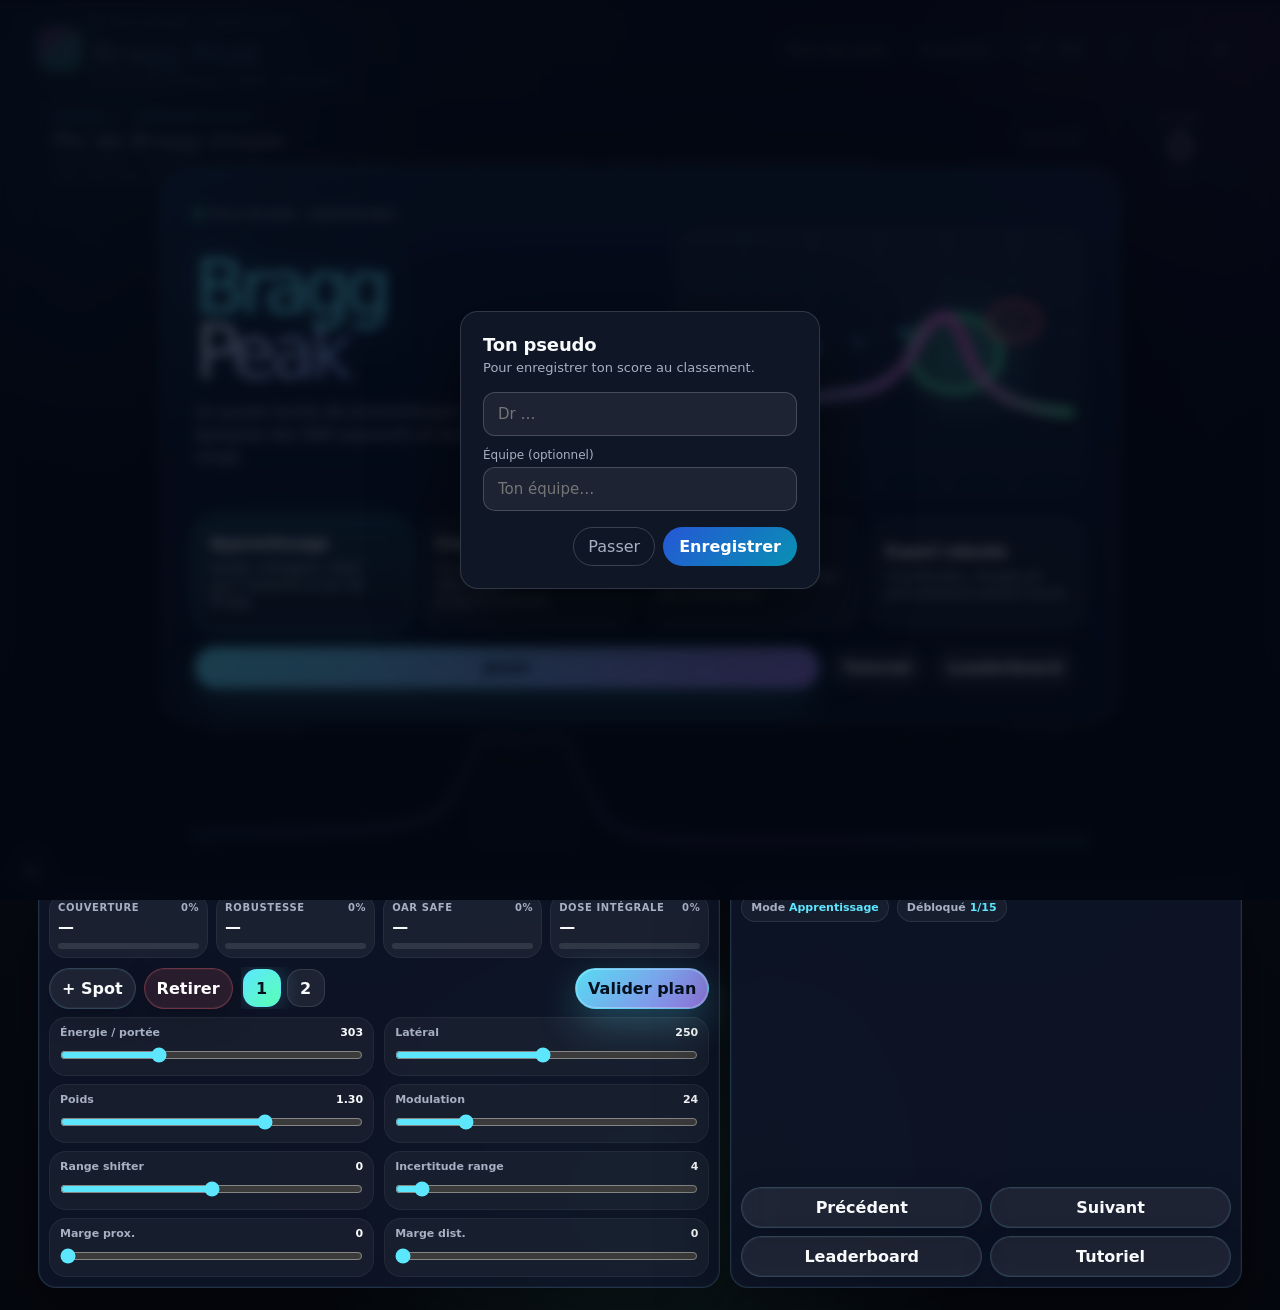
<file: games/bragg-peak/index.html>
<!DOCTYPE html>
<html lang="fr" data-theme="dark">
<head>
  <meta charset="UTF-8" />
  <meta name="viewport" content="width=device-width, initial-scale=1, viewport-fit=cover" />
  <meta name="theme-color" content="#071222" />
  <title>Bragg Peak</title>
  <style>
    :root {
      --bg: #070a12;
      --bg2: #0d1323;
      --panel: rgba(15, 23, 42, 0.82);
      --panel2: rgba(15, 23, 42, 0.96);
      --line: rgba(255, 255, 255, 0.12);
      --text: #f8fafc;
      --muted: #a7b0c2;
      --cyan: #5de7ff;
      --cyan2: #27bff2;
      --pink: #ff5bd6;
      --violet: #a983ff;
      --yellow: #ffe773;
      --green: #58ffb3;
      --red: #ff6377;
      --orange: #ffb35c;
      --shadow: 0 24px 72px rgba(0,0,0,.38);
      --radius: 18px;
      --safe-top: env(safe-area-inset-top, 0px);
      --safe-bottom: env(safe-area-inset-bottom, 0px);
      font-family: Inter, ui-sans-serif, system-ui, -apple-system, BlinkMacSystemFont, "Segoe UI", sans-serif;
    }

    * { box-sizing: border-box; -webkit-tap-highlight-color: transparent; }
    html, body { height: 100%; margin: 0; overflow: hidden; background: var(--bg); color: var(--text); }
    body {
      background:
        radial-gradient(circle at 25% 10%, rgba(93,231,255,.13), transparent 27%),
        radial-gradient(circle at 80% 8%, rgba(255,91,214,.12), transparent 25%),
        radial-gradient(circle at 50% 92%, rgba(88,255,179,.08), transparent 24%),
        linear-gradient(180deg, #0d1323 0%, #070a12 55%, #05070e 100%);
    }

    .app {
      position: relative;
      height: 100dvh;
      width: 100vw;
      display: flex;
      flex-direction: column;
      padding: calc(10px + var(--safe-top)) 12px calc(10px + var(--safe-bottom));
      gap: 10px;
      overflow: hidden;
    }

    .ambient {
      pointer-events: none;
      position: fixed;
      inset: 0;
      opacity: .55;
      background-image:
        linear-gradient(rgba(93,231,255,.035) 1px, transparent 1px),
        linear-gradient(90deg, rgba(93,231,255,.035) 1px, transparent 1px);
      background-size: 32px 32px;
      mask-image: radial-gradient(circle at center, black 0 62%, transparent 100%);
    }

    header {
      position: relative;
      z-index: 2;
      display: flex;
      align-items: center;
      justify-content: space-between;
      gap: 10px;
    }

    .brand { display: flex; align-items: center; gap: 10px; min-width: 0; }
    .logo {
      width: 44px; height: 44px; border-radius: 15px;
      background: radial-gradient(circle at 66% 52%, white 0 4px, #fff0 5px),
                  radial-gradient(circle at 66% 52%, var(--cyan) 0 12px, #fff0 13px),
                  conic-gradient(from 210deg, var(--cyan), var(--pink), var(--green), var(--cyan));
      box-shadow: 0 0 28px rgba(93,231,255,.32), inset 0 0 18px rgba(255,255,255,.23);
      position: relative;
      flex: 0 0 auto;
    }
    .logo:before {
      content: "";
      position: absolute; left: 5px; top: 20px; width: 21px; height: 3px;
      background: linear-gradient(90deg, #fff0, #fff, #fff0);
      border-radius: 99px; filter: drop-shadow(0 0 6px var(--cyan));
      transform: rotate(-8deg);
    }
    h1 { margin: 0; font-size: clamp(18px, 4.8vw, 32px); letter-spacing: -.04em; white-space: nowrap; overflow: hidden; text-overflow: ellipsis; }
    .subtitle { margin: 1px 0 0; color: var(--muted); font-size: 12px; white-space: nowrap; overflow: hidden; text-overflow: ellipsis; }

    .top-actions { display: flex; gap: 7px; align-items: center; }
    button, input, select { font: inherit; }
    .pill, .primary, .secondary, .icon-btn, .mode-card, .level-chip {
      border: 1px solid rgba(132,217,255,.18);
      background: rgba(15, 29, 54, .72);
      color: var(--text);
      border-radius: 999px;
      padding: 10px 12px;
      box-shadow: 0 10px 30px rgba(0,0,0,.18), inset 0 0 0 1px rgba(255,255,255,.04);
      cursor: pointer;
      touch-action: manipulation;
    }
    .pill:active, .primary:active, .secondary:active, .icon-btn:active, .mode-card:active, .level-chip:active { transform: translateY(1px) scale(.99); }
    .icon-btn { width: 42px; height: 42px; display: grid; place-items: center; padding: 0; }
    .primary {
      border-color: rgba(93,231,255,.42);
      background: linear-gradient(135deg, rgba(93,231,255,.95), rgba(169,131,255,.88));
      color: #04101d;
      font-weight:560;
      box-shadow: 0 14px 40px rgba(93,231,255,.28), inset 0 0 0 1px rgba(255,255,255,.28);
    }
    .secondary { background: rgba(255,255,255,.07); font-weight:560; }
    .danger { color: #fff; border-color: rgba(255,99,119,.32); background: rgba(255,99,119,.12); }
    .ghost { background: transparent; border-color: transparent; color: var(--muted); box-shadow: none; }

    main {
      position: relative;
      z-index: 1;
      flex: 1 1 auto;
      min-height: 0;
      display: grid;
      grid-template-rows: auto minmax(250px, 1fr) auto;
      gap: 10px;
    }

    .hud {
      display: grid;
      grid-template-columns: 1fr auto;
      gap: 10px;
      align-items: stretch;
    }

    .level-card, .score-card, .panel, .control-card, .modal-card {
      background: var(--panel);
      border: 1px solid rgba(131,217,255,.16);
      border-radius: var(--radius);
      box-shadow: var(--shadow), inset 0 0 0 1px rgba(255,255,255,.035);
      backdrop-filter: blur(18px);
    }
    .level-card { padding: 12px 14px; min-width: 0; }
    .level-kicker { color: var(--cyan); font-size: 11px; font-weight:560; letter-spacing: .12em; text-transform: uppercase; }
    .level-title-row { display: flex; align-items: center; justify-content: space-between; gap: 8px; }
    .level-name { font-size: clamp(16px, 4.2vw, 22px); font-weight:560; letter-spacing: -.035em; margin-top: 3px; }
    .level-desc { color: var(--muted); font-size: 12px; line-height: 1.25; margin-top: 2px; max-width: 850px; }
    .score-card { padding: 12px 14px; min-width: 126px; display: grid; place-items: center; text-align: center; }
    .score-label { color: var(--muted); font-size: 11px; font-weight:560; text-transform: uppercase; letter-spacing: .1em; }
    .score-value { font-size: clamp(28px, 7vw, 40px); font-weight:560; line-height: .95; letter-spacing: -.06em; text-shadow: 0 0 20px rgba(93,231,255,.35); }
    .score-mini { color: var(--muted); font-size: 11px; margin-top: 2px; }

    .canvas-wrap {
      min-height: 0;
      position: relative;
      border-radius: 26px;
      overflow: hidden;
      border: 1px solid rgba(93,231,255,.22);
      background: linear-gradient(180deg, rgba(8,21,38,.95), rgba(5,11,22,.98));
      box-shadow: 0 28px 80px rgba(0,0,0,.42), inset 0 0 0 1px rgba(255,255,255,.04);
    }
    canvas { display: block; width: 100%; height: 100%; touch-action: none; }
    .canvas-help {
      display: none;
      position: absolute; left: 12px; right: 12px; bottom: 12px;
      align-items: center; justify-content: space-between; gap: 8px;
      pointer-events: none;
    }
    .hint-bubble {
      pointer-events: auto;
      max-width: min(620px, 100%);
      background: rgba(5, 12, 24, .78);
      border: 1px solid rgba(93,231,255,.2);
      border-radius: 18px;
      padding: 10px 12px;
      color: var(--text);
      box-shadow: 0 12px 34px rgba(0,0,0,.24);
      backdrop-filter: blur(14px);
      font-size: 12px;
      line-height: 1.25;
    }
    .hint-bubble b { color: var(--cyan); }

    .controls {
      display: grid;
      grid-template-columns: 1.2fr .9fr;
      gap: 10px;
      min-height: 0;
    }
    .panel { padding: 10px; min-width: 0; }
    .metrics {
      display: grid;
      grid-template-columns: repeat(4, 1fr);
      gap: 8px;
    }
    .metric { background: rgba(255,255,255,.055); border: 1px solid rgba(255,255,255,.06); border-radius: 17px; padding: 8px; min-width: 0; }
    .metric-top { display: flex; align-items: center; justify-content: space-between; gap: 8px; color: var(--muted); font-size: 10px; font-weight:560; text-transform: uppercase; letter-spacing: .06em; }
    .metric-value { font-size: 16px; font-weight:560; letter-spacing: -.04em; margin-top: 4px; }
    .bar { height: 6px; border-radius: 999px; background: rgba(255,255,255,.10); overflow: hidden; margin-top: 7px; }
    .bar span { display: block; height: 100%; width: 0%; border-radius: inherit; background: linear-gradient(90deg, var(--cyan), var(--green)); box-shadow: 0 0 12px rgba(93,231,255,.35); transition: width .18s ease; }
    .bar.warn span { background: linear-gradient(90deg, var(--yellow), var(--orange)); }
    .bar.bad span { background: linear-gradient(90deg, var(--orange), var(--red)); }

    .toolbox { display: grid; grid-template-columns: auto auto 1fr auto; gap: 8px; align-items: center; margin-top: 9px; }
    .spot-list { display: flex; gap: 6px; overflow: auto; scrollbar-width: none; padding: 2px; }
    .spot-list::-webkit-scrollbar { display: none; }
    .spot-dot {
      min-width: 38px; height: 38px; border-radius: 14px;
      display: grid; place-items: center;
      border: 1px solid rgba(255,255,255,.11);
      background: rgba(255,255,255,.07);
      color: var(--text); font-weight:560;
      cursor: pointer;
    }
    .spot-dot.active { border-color: rgba(93,231,255,.65); color: #06111e; background: linear-gradient(135deg, var(--cyan), var(--green)); box-shadow: 0 0 24px rgba(93,231,255,.25); }

    .sliders { display: grid; grid-template-columns: 1fr 1fr; gap: 8px 10px; margin-top: 8px; }
    .slider-row {
      background: rgba(255,255,255,.045);
      border: 1px solid rgba(255,255,255,.055);
      border-radius: 17px;
      padding: 8px 10px;
      min-width: 0;
    }
    .slider-head { display: flex; justify-content: space-between; gap: 8px; align-items: baseline; color: var(--muted); font-size: 11px; font-weight:560; }
    .slider-head output { color: var(--text); font-variant-numeric: tabular-nums; }
    input[type="range"] { width: 100%; accent-color: var(--cyan); margin: 8px 0 2px; }

    .actions-card { display: grid; grid-template-rows: auto 1fr auto; gap: 8px; }
    .mode-line { display: flex; gap: 8px; flex-wrap: wrap; align-items: center; }
    .tag {
      color: var(--muted); font-weight:560; font-size: 11px;
      border: 1px solid rgba(255,255,255,.09); background: rgba(255,255,255,.045);
      padding: 7px 9px; border-radius: 999px;
    }
    .tag strong { color: var(--cyan); }
    .constraints { display: grid; gap: 7px; overflow: auto; min-height: 0; padding-right: 2px; }
    .constraint {
      display: flex; align-items: center; justify-content: space-between; gap: 10px;
      background: rgba(255,255,255,.045); border: 1px solid rgba(255,255,255,.055);
      border-radius: 15px; padding: 8px 9px; font-size: 12px;
    }
    .constraint span:first-child { color: var(--muted); }
    .constraint.ok b { color: var(--green); }
    .constraint.warn b { color: var(--yellow); }
    .constraint.bad b { color: var(--red); }
    .bottom-actions { display: grid; grid-template-columns: 1fr 1fr; gap: 8px; }

    .screen, .modal {
      position: fixed; inset: 0; z-index: 10;
      display: none;
      padding: calc(18px + var(--safe-top)) 14px calc(18px + var(--safe-bottom));
      background: rgba(3, 8, 18, .72);
      overflow-y: auto; -webkit-overflow-scrolling: touch;
    }
    .screen.show, .modal.show { display: flex; flex-direction: column; align-items: center; }
    .screen.show > *, .modal.show > * { margin-top: auto; margin-bottom: auto; }
    .menu-card {
      width: min(960px, 100%);
      max-height: 100%; overflow: auto;
      background: linear-gradient(180deg, rgba(15, 30, 56, .92), rgba(7, 18, 34, .96));
      border: 1px solid rgba(93,231,255,.22);
      border-radius: 32px;
      box-shadow: 0 40px 120px rgba(0,0,0,.58), inset 0 0 0 1px rgba(255,255,255,.04);
      padding: clamp(18px, 4vw, 34px);
      position: relative;
      overflow: hidden;
    }
    .menu-card:before {
      content: ""; position: absolute; inset: -30%; pointer-events: none; opacity: .52;
      background: radial-gradient(circle at 15% 15%, rgba(93,231,255,.16), transparent 23%), radial-gradient(circle at 90% 5%, rgba(255,91,214,.13), transparent 22%);
    }
    .menu-content { position: relative; z-index: 1; }
    .hero { display: grid; grid-template-columns: 1fr .9fr; gap: 26px; align-items: center; }
    .hero h2 { font-size: clamp(34px, 9vw, 74px); line-height: .88; margin: 0; letter-spacing: -.08em; }
    .hero h2 span { color: var(--cyan); text-shadow: 0 0 38px rgba(93,231,255,.33); }
    .hero p { color: var(--muted); line-height: 1.5; font-size: 15px; margin: 16px 0 0; max-width: 620px; }
    .hero-visual { min-height: 270px; border-radius: 28px; background: radial-gradient(circle at 72% 48%, rgba(93,231,255,.23), transparent 24%), linear-gradient(180deg, rgba(255,255,255,.055), rgba(255,255,255,.025)); border: 1px solid rgba(255,255,255,.08); position: relative; overflow: hidden; }
    .hero-visual svg { position: absolute; inset: 0; width: 100%; height: 100%; }
    .pulse { animation: pulse 2.4s ease-in-out infinite; transform-origin: center; }
    @keyframes pulse { 0%,100%{opacity:.65; transform:scale(.98)} 50%{opacity:1; transform:scale(1.04)} }
    .mode-grid { display: grid; grid-template-columns: repeat(4, 1fr); gap: 10px; margin-top: 20px; }
    .mode-card { text-align: left; border-radius: 22px; padding: 14px; min-height: 112px; background: rgba(255,255,255,.055); }
    .mode-card.active { border-color: rgba(93,231,255,.56); background: linear-gradient(180deg, rgba(93,231,255,.16), rgba(255,255,255,.05)); box-shadow: 0 0 32px rgba(93,231,255,.15); }
    .mode-card b { display: block; font-size: 15px; letter-spacing: -.02em; }
    .mode-card small { color: var(--muted); display: block; margin-top: 8px; line-height: 1.25; }
    .menu-form { display: grid; grid-template-columns: 1fr auto auto auto; gap: 10px; margin-top: 18px; align-items: center; }
    .name-input, .select-input {
      width: 100%; border-radius: 18px; border: 1px solid rgba(93,231,255,.18);
      background: rgba(5, 12, 24, .6); color: var(--text); padding: 13px 14px; outline: none;
    }
    .level-strip { display: flex; gap: 6px; overflow: auto; scrollbar-width: none; padding: 6px 1px 0; }
    .level-strip::-webkit-scrollbar { display: none; }
    .level-chip { min-width: 38px; height: 38px; padding: 0; display: grid; place-items: center; border-radius: 14px; color: var(--muted); font-weight:560; }
    .level-chip.unlocked { color: var(--text); }
    .level-chip.active { color: #06111e; border-color: rgba(93,231,255,.7); background: linear-gradient(135deg, var(--cyan), var(--green)); }
    .level-chip:disabled { opacity: .35; cursor: not-allowed; }

    .modal-card { width: min(860px, 100%); max-height: 100%; overflow: auto; padding: 18px; }
    .modal-head { display: flex; align-items: start; justify-content: space-between; gap: 12px; margin-bottom: 12px; }
    .modal-head h2 { margin: 0; font-size: 24px; letter-spacing: -.05em; }
    .modal-head p { margin: 5px 0 0; color: var(--muted); font-size: 13px; line-height: 1.35; }
    .modal-actions { display: flex; justify-content: flex-end; gap: 8px; margin-top: 14px; flex-wrap: wrap; }
    .leader-controls { display: grid; grid-template-columns: 1fr 1fr 1fr; gap: 8px; margin-bottom: 10px; }
    table { width: 100%; border-collapse: collapse; font-size: 12px; overflow: hidden; border-radius: 16px; }
    th, td { text-align: left; padding: 9px 8px; border-bottom: 1px solid rgba(255,255,255,.06); }
    th { color: var(--muted); font-size: 10px; text-transform: uppercase; letter-spacing: .08em; }
    tr:last-child td { border-bottom: none; }
    .badge-list { display: flex; gap: 6px; flex-wrap: wrap; margin-top: 10px; }
    .badge { border-radius: 999px; padding: 7px 9px; background: rgba(93,231,255,.11); border: 1px solid rgba(93,231,255,.2); color: var(--cyan); font-size: 12px; font-weight:560; }
    .complete-grid { display: grid; grid-template-columns: repeat(4, 1fr); gap: 8px; margin-top: 14px; }
    .complete-stat { background: rgba(255,255,255,.055); border: 1px solid rgba(255,255,255,.07); padding: 12px; border-radius: 18px; }
    .complete-stat small { color: var(--muted); font-weight:560; text-transform: uppercase; letter-spacing: .07em; font-size: 10px; }
    .complete-stat b { display: block; font-size: 22px; margin-top: 4px; letter-spacing: -.05em; }

    .toast {
      position: fixed; left: 50%; bottom: calc(14px + var(--safe-bottom)); transform: translateX(-50%) translateY(24px);
      background: rgba(5,12,24,.94); color: var(--text); border: 1px solid rgba(93,231,255,.24);
      border-radius: 14px; padding: 12px 16px; z-index: 20; opacity: 0; pointer-events: none;
      box-shadow: 0 18px 50px rgba(0,0,0,.4); transition: .2s ease;
      font-size: 13.5px; line-height: 1.4; text-align: center;
      white-space: normal; word-break: break-word;
      width: max-content; max-width: min(380px, calc(100vw - 28px));
    }
    .toast.show { opacity: 1; transform: translateX(-50%) translateY(0); }

    @media (max-width: 840px) {
      .app { gap: 8px; padding-left: 8px; padding-right: 8px; }
      .subtitle { display: none; }
      .hud { grid-template-columns: 1fr 104px; gap: 8px; }
      .level-card { padding: 10px; }
      .level-desc { display: none; }
      .score-card { padding: 9px; min-width: 98px; }
      main { grid-template-rows: auto minmax(240px, 1fr) auto; gap: 8px; }
      .controls { grid-template-columns: 1fr; }
      .actions-card { display: none; }
      .metrics { grid-template-columns: repeat(2, 1fr); }
      .sliders { grid-template-columns: 1fr 1fr; gap: 7px; }
      .slider-row { padding: 7px 8px; border-radius: 14px; }
      .toolbox { grid-template-columns: auto auto 1fr; }
      #evaluateBtn { grid-column: 1 / -1; }
      .hero { grid-template-columns: 1fr; }
      .hero-visual { min-height: 190px; }
      .mode-grid { grid-template-columns: repeat(2, 1fr); }
      .menu-form { grid-template-columns: 1fr 1fr; }
      .menu-form .name-input { grid-column: 1 / -1; }
      .leader-controls { grid-template-columns: 1fr; }
      .complete-grid { grid-template-columns: repeat(2, 1fr); }
      .canvas-help { bottom: 8px; left: 8px; right: 8px; }
      .hint-bubble { font-size: 11px; padding: 8px 10px; }
    }

    @media (max-height: 720px) and (max-width: 840px) {
      .metrics { display: none; }
      .sliders { grid-template-columns: repeat(4, 1fr); }
      .slider-head span { max-width: 82px; overflow: hidden; text-overflow: ellipsis; white-space: nowrap; }
    }
    /* ---- Identité Onco Arcade (charte) ---- */
    .oa-eyebrow{display:inline-flex;align-items:center;gap:8px;font-size:11px;font-weight:560;letter-spacing:.14em;text-transform:uppercase;color:var(--muted);margin-bottom:6px;}
    .oa-eyebrow i{width:7px;height:7px;border-radius:999px;background:#34d399;box-shadow:0 0 0 5px rgba(52,211,153,.13);}
    h1.oa-title, .menu-content .hero h2.oa-title{background:linear-gradient(120deg,var(--text),#7aa2ff 42%,#f472b6);-webkit-background-clip:text;background-clip:text;color:transparent;}
    a.pill.oa-link{display:inline-flex;align-items:center;text-decoration:none;color:var(--text);}
    .aboutCard{padding:16px;border:1px solid var(--line);border-radius:16px;background:rgba(255,255,255,.05);margin-bottom:12px;}
    .aboutCard:last-of-type{margin-bottom:0;}
    .aboutCard h4{margin:0 0 8px;font-size:12px;letter-spacing:.14em;text-transform:uppercase;color:var(--orange);}
    .aboutCard p{margin:0;color:var(--text);line-height:1.55;font-size:14px;}
    .aboutSig{display:flex;align-items:center;gap:12px;margin-top:14px;}
    .aboutSig .mk{width:34px;height:34px;border-radius:11px;flex:0 0 auto;background:conic-gradient(from 180deg,#5de7ff,#a983ff,#ff5bd6,#ffe773,#58ffb3,#5de7ff);}
    .aboutSig b{display:block;font-size:15px;}.aboutSig span{display:block;font-size:12px;color:var(--muted);}
    /* ---- Mode clair (charte) — l'aire de jeu (canvas) reste sombre ---- */
    html[data-theme="light"]{
      --bg:#f7f8fb; --bg2:#ffffff;
      --panel:rgba(255,255,255,.86); --panel2:rgba(17,24,39,.05);
      --line:rgba(17,24,39,.12); --text:#111827; --muted:#667085;
      --shadow:0 16px 42px rgba(15,23,42,.08);
    }
    html[data-theme="light"] body{
      background:
        radial-gradient(circle at 25% 10%, rgba(37,87,214,.08), transparent 27%),
        radial-gradient(circle at 80% 8%, rgba(192,38,120,.06), transparent 25%),
        linear-gradient(180deg,#ffffff 0%,#f7f8fb 55%,#eef1f7 100%);
    }
    html[data-theme="light"] .pill,
    html[data-theme="light"] .secondary,
    html[data-theme="light"] .icon-btn,
    html[data-theme="light"] .mode-card,
    html[data-theme="light"] .level-chip{background:rgba(17,24,39,.05);border-color:rgba(17,24,39,.12);
      box-shadow:0 8px 24px rgba(15,23,42,.06);}
    html[data-theme="light"] .ghost{background:transparent;border-color:transparent;box-shadow:none;}
    html[data-theme="light"] .level-card,
    html[data-theme="light"] .score-card,
    html[data-theme="light"] .panel,
    html[data-theme="light"] .control-card,
    html[data-theme="light"] .modal-card{border-color:var(--line);box-shadow:var(--shadow);}
    html[data-theme="light"] .metric,
    html[data-theme="light"] .complete-stat,
    html[data-theme="light"] .aboutCard{background:rgba(17,24,39,.04);border-color:var(--line);}
    html[data-theme="light"] .menu-card{background:linear-gradient(180deg,#ffffff,#f4f6fb);border-color:var(--line);}
    html[data-theme="light"] .hero-visual{border-color:var(--line);
      background:radial-gradient(circle at 72% 48%, rgba(37,87,214,.12), transparent 24%),linear-gradient(180deg, rgba(17,24,39,.04), rgba(17,24,39,.02));}
    html[data-theme="light"] .name-input,
    html[data-theme="light"] .select-input{background:rgba(17,24,39,.04);border-color:var(--line);}
    html[data-theme="light"] .oa-eyebrow i{box-shadow:0 0 0 5px rgba(4,120,87,.13);}
  

/* Onco Arcade patch: Bragg Peak layout fix — no overlap, fixed dosimetry ratio, real scrolling */
html, body{
  min-height:100%;
  height:auto;
  overflow-x:hidden;
  overflow-y:auto;
  overscroll-behavior-y:contain;
}
body{min-height:100dvh;}
.app{
  width:min(1240px, 100vw);
  min-height:100dvh;
  height:auto;
  margin:0 auto;
  overflow:visible;
  padding:calc(10px + var(--safe-top)) clamp(8px,2vw,18px) calc(22px + var(--safe-bottom));
}
main{
  flex:0 0 auto;
  min-height:0;
  display:grid;
  grid-template-rows:auto auto auto;
  gap:12px;
  overflow:visible;
}
.hud,.controls,.canvas-wrap{position:relative;z-index:1;}
.canvas-wrap{
  width:min(900px, 100%);
  height:auto !important;
  min-height:0;
  aspect-ratio:900/660;
  max-height:none !important;
  margin:0 auto;
  justify-self:center;
  align-self:start;
  flex:none;
}
#gameCanvas{width:100%;height:100%;display:block;}
.controls{
  align-items:stretch;
  margin-top:0;
}
.panel{overflow:visible;}
.actions-card{min-height:0;}
.constraints{max-height:260px;}
.modal{
  position:fixed;
  inset:0;
  overflow-x:hidden;
  overflow-y:auto;
  align-items:flex-start !important;
  justify-content:center;
  padding:calc(22px + var(--safe-top)) 14px calc(28px + var(--safe-bottom));
  -webkit-overflow-scrolling:touch;
}
.modal.show{display:flex;}
.modal-card{
  width:min(760px, 100%);
  max-height:none !important;
  overflow:visible !important;
  margin:0 auto;
  padding:22px;
  border-radius:22px;
}
#completeModal .modal-card{background:var(--panel);color:var(--text);}
.complete-grid{grid-template-columns:repeat(2,minmax(0,1fr));gap:10px;}
.complete-stat{min-width:0;}
.complete-stat small{display:block;white-space:normal;line-height:1.25;}
.complete-stat b{font-size:clamp(18px,4vw,24px);line-height:1.15;word-break:break-word;}
.badge-list{line-height:1.4;}
@media(max-width:840px){
  main{grid-template-rows:auto auto auto;}
  .canvas-wrap{width:min(900px, 100%); max-height:none !important;}
  .controls{grid-template-columns:1fr;}
  .panel{min-height:auto;}
}
@media(max-width:700px){
  .modal{padding:12px 10px calc(18px + var(--safe-bottom));}
  .modal-card{margin:0;width:100%;border-radius:18px;padding:16px;}
  .complete-grid{grid-template-columns:1fr 1fr;}
  .modal-actions{position:sticky;bottom:0;background:linear-gradient(180deg,transparent,var(--panel) 18%);padding-top:12px;}
}
@media(max-width:520px){
  .complete-grid{grid-template-columns:1fr;}
  .top-actions{gap:5px;}
  .pill{padding:8px 9px;}
}
.modal{padding:12px 10px;}.modal-card{margin:0;width:100%;border-radius:18px;}.complete-grid{grid-template-columns:1fr 1fr;}.modal-actions{position:sticky;bottom:0;background:linear-gradient(180deg,transparent,var(--panel) 18%);padding-top:12px;}}



/* Mobile start screen fix: make the launch button reachable on small screens */
@media (max-width: 840px) {
  .screen {
    align-items: flex-start !important;
    justify-content: center !important;
    overflow-x: hidden !important;
    overflow-y: auto !important;
    -webkit-overflow-scrolling: touch;
    padding: calc(10px + var(--safe-top)) 10px calc(26px + var(--safe-bottom)) !important;
  }
  .screen.show { display: flex !important; }
  #menuScreen .menu-card {
    width: 100% !important;
    max-height: none !important;
    min-height: auto !important;
    overflow: visible !important;
    border-radius: 20px !important;
    padding: 16px !important;
    margin: 0 auto 24px !important;
  }
  #menuScreen .menu-card::before { opacity: .28; }
  #menuScreen .hero {
    grid-template-columns: 1fr !important;
    gap: 12px !important;
    align-items: start !important;
  }
  #menuScreen .hero h2 {
    font-size: clamp(34px, 13vw, 54px) !important;
    line-height: .9 !important;
  }
  #menuScreen .hero p {
    max-width: none !important;
    margin-top: 10px !important;
    font-size: 13px !important;
    line-height: 1.42 !important;
  }
  #menuScreen .hero-visual {
    min-height: 132px !important;
    height: 132px !important;
    border-radius: 18px !important;
  }
  #menuScreen .mode-grid {
    grid-template-columns: repeat(2, minmax(0, 1fr)) !important;
    gap: 8px !important;
    margin-top: 12px !important;
  }
  #menuScreen .mode-card {
    min-height: 82px !important;
    border-radius: 16px !important;
    padding: 10px !important;
  }
  #menuScreen .mode-card b { font-size: 13px !important; }
  #menuScreen .mode-card small { font-size: 11px !important; }
  #menuScreen .menu-form {
    grid-template-columns: 1fr !important;
    gap: 8px !important;
    margin-top: 12px !important;
    padding-bottom: 8px !important;
  }
  #menuScreen .name-input,
  #menuScreen #startBtn,
  #menuScreen #openTutorialBtn,
  #menuScreen #openLeaderBtn {
    width: 100% !important;
    min-height: 44px !important;
    border-radius: 14px !important;
  }
}

@media (max-width: 420px) {
  #menuScreen .hero-visual { min-height: 104px !important; height: 104px !important; }
  #menuScreen .mode-card { min-height: 72px !important; }
  #menuScreen .mode-card small { display: none; }
}
</style>
<script id="onco-arcade-query-sync">
(function(){
  try{
    var p=new URLSearchParams(location.search);
    var theme=(p.get('theme')||'').toLowerCase();
    if(theme==='dark'||theme==='light'){document.documentElement.setAttribute('data-theme',theme);localStorage.setItem('oa-theme',theme);}
    var lang=(p.get('lang')||'').toLowerCase();
    if(lang==='fr'||lang==='en'){document.documentElement.lang=lang;localStorage.setItem('oa-lang',lang);localStorage.setItem('vrt_lang',lang);}
  }catch(e){}
})();
</script>

<style id="oa-bragg-scroll-final">

/* Onco Arcade fix 2026-07: Bragg Peak scroll + non-overlapping dosimetry */
html, body{
  height:auto !important;
  min-height:100% !important;
  overflow-x:hidden !important;
  overflow-y:auto !important;
  overscroll-behavior-y:auto !important;
  -webkit-overflow-scrolling:touch;
}
.app{
  height:auto !important;
  min-height:100svh !important;
  overflow:visible !important;
  display:flex !important;
}
main{
  flex:0 0 auto !important;
  min-height:0 !important;
  height:auto !important;
  overflow:visible !important;
  display:grid !important;
  grid-template-rows:auto auto auto !important;
}
.hud,.controls{position:relative !important; z-index:2 !important;}
.canvas-wrap{
  position:relative !important;
  z-index:1 !important;
  width:min(900px,100%) !important;
  aspect-ratio:900 / 660 !important;
  height:auto !important;
  min-height:0 !important;
  max-height:none !important;
  margin:0 auto !important;
  flex:none !important;
  overflow:hidden !important;
}
#gameCanvas{width:100% !important; height:100% !important; display:block !important;}
.panel,.control-card,.actions-card{position:relative !important; z-index:2 !important;}
.constraints{max-height:220px !important; overflow:auto !important;}
.screen,.modal{
  align-items:flex-start !important;
  justify-content:center !important;
  overflow-x:hidden !important;
  overflow-y:auto !important;
  -webkit-overflow-scrolling:touch !important;
  padding:calc(14px + var(--safe-top)) 12px calc(24px + var(--safe-bottom)) !important;
}
.screen.show,.modal.show{display:flex !important;}
.menu-card,.modal-card{
  max-height:none !important;
  overflow:visible !important;
  margin:0 auto !important;
}
.modal-card{width:min(860px,100%) !important;}
#completeModal .modal-card{padding-bottom:calc(24px + var(--safe-bottom)) !important;}
@media (max-width:840px){
  .app{padding:calc(8px + var(--safe-top)) 8px calc(18px + var(--safe-bottom)) !important; gap:8px !important;}
  header{flex-wrap:wrap !important; gap:8px !important;}
  .top-actions{flex-wrap:wrap !important; justify-content:flex-end !important;}
  main{grid-template-rows:auto auto auto !important; gap:8px !important;}
  .hud{grid-template-columns:1fr !important;}
  .score-card{display:none !important;}
  .canvas-wrap{width:100% !important; aspect-ratio:900/660 !important; border-radius:18px !important;}
  .controls{grid-template-columns:1fr !important; display:grid !important;}
  .actions-card{display:grid !important;}
  .metrics{grid-template-columns:repeat(2,minmax(0,1fr)) !important; display:grid !important;}
  .sliders{grid-template-columns:1fr 1fr !important;}
  .menu-card{border-radius:20px !important; padding:16px !important;}
  .hero{grid-template-columns:1fr !important; gap:12px !important;}
  .hero-visual{min-height:128px !important;}
  .mode-grid{grid-template-columns:1fr 1fr !important; gap:8px !important; margin-top:12px !important;}
  .mode-card{min-height:auto !important; padding:11px !important; border-radius:16px !important;}
  .menu-form{grid-template-columns:1fr !important; gap:8px !important;}
  #menuScreen #startBtn{width:100% !important; min-height:46px !important;}
  .complete-grid{grid-template-columns:1fr 1fr !important;}
}
@media (max-width:480px){
  .sliders{grid-template-columns:1fr !important;}
  .metrics{grid-template-columns:1fr 1fr !important;}
  .mode-grid{grid-template-columns:1fr !important;}
  .complete-grid{grid-template-columns:1fr !important;}
}

</style>

<style id="oa-bragg-mobile-launch-scroll-hardfix">

/* Hard mobile fix: fixed menu overlay scrolls independently, so the launch button is always reachable */
@media (max-width: 840px), (pointer: coarse) {
  html, body {
    height: auto !important;
    min-height: 100% !important;
    overflow-x: hidden !important;
    overflow-y: auto !important;
    overscroll-behavior-y: auto !important;
    -webkit-overflow-scrolling: touch !important;
  }
  body { touch-action: auto !important; }
  .app {
    height: auto !important;
    min-height: 100svh !important;
    overflow: visible !important;
  }
  #menuScreen.screen {
    position: fixed !important;
    inset: 0 !important;
    width: 100vw !important;
    height: 100svh !important;
    min-height: 100svh !important;
    overflow-x: hidden !important;
    overflow-y: auto !important;
    -webkit-overflow-scrolling: touch !important;
    touch-action: pan-y !important;
    align-items: stretch !important;
    justify-content: flex-start !important;
    padding: calc(12px + var(--safe-top)) 10px calc(34px + var(--safe-bottom)) !important;
  }
  #menuScreen.screen.show { display: block !important; }
  #menuScreen .menu-card {
    width: min(640px, 100%) !important;
    max-height: none !important;
    min-height: auto !important;
    overflow: visible !important;
    margin: 0 auto 28px !important;
    padding: 14px !important;
    border-radius: 20px !important;
  }
  #menuScreen .menu-content { display: block !important; }
  #menuScreen .hero {
    display: block !important;
    grid-template-columns: 1fr !important;
  }
  #menuScreen .hero h2 {
    font-size: clamp(30px, 12vw, 48px) !important;
    line-height: .9 !important;
  }
  #menuScreen .hero p {
    max-width: none !important;
    margin-top: 8px !important;
    font-size: 13px !important;
    line-height: 1.38 !important;
  }
  #menuScreen .hero-visual {
    height: 96px !important;
    min-height: 96px !important;
    margin-top: 10px !important;
    border-radius: 16px !important;
  }
  #menuScreen .mode-grid {
    display: grid !important;
    grid-template-columns: 1fr !important;
    gap: 8px !important;
    margin-top: 12px !important;
  }
  #menuScreen .mode-card {
    min-height: auto !important;
    padding: 10px !important;
    border-radius: 14px !important;
  }
  #menuScreen .mode-card small { margin-top: 4px !important; }
  #menuScreen .menu-form {
    display: grid !important;
    grid-template-columns: 1fr !important;
    gap: 8px !important;
    margin-top: 12px !important;
  }
  #menuScreen .name-input,
  #menuScreen #startBtn,
  #menuScreen #openTutorialBtn,
  #menuScreen #openLeaderBtn {
    width: 100% !important;
    min-height: 46px !important;
  }
}

</style>
<style id="oa-charte-conformance">
/* Conformité charte : pas de capitales forcées, poids légers, police système sur le chrome du menu */
.oa-eyebrow{ text-transform:none !important; letter-spacing:.01em !important; font-weight:500 !important; font-size:13px !important; }
.oa-title{ font-weight:500 !important; }
</style>
<style id="oa-mobile-final">
/* Correctif mobile définitif : le menu et les modales scrollent (patron bloc + safe-area),
   et neutralise les règles de scroll concurrentes ajoutées précédemment. */
@media (max-width: 860px){
  .screen, .modal{
    position: fixed !important; inset: 0 !important;
    overflow-y: auto !important; -webkit-overflow-scrolling: touch !important;
    backdrop-filter: none !important; -webkit-backdrop-filter: none !important;
    padding: calc(16px + env(safe-area-inset-top)) 12px calc(30px + env(safe-area-inset-bottom)) !important;
    box-sizing: border-box !important;
    align-items: initial !important; justify-content: initial !important;
  }
  .screen.show, .modal.show, #menuScreen.show, #menuScreen.screen.show{ display: block !important; }
  .menu-content, .menu-card, .modal-card{
    max-height: none !important; height: auto !important; min-height: 0 !important;
    overflow: visible !important; margin: 0 auto !important;
  }
}
</style>
<style id="oa-vh-fill">
/* Plein ecran mobile : le fond remplit tout le viewport, y compris sous la Dynamic Island */
html{ background:var(--bg, #070a12) !important; min-height:100dvh; }
html[data-theme="light"]{ background:var(--bg, #f7f8fb) !important; }
</style>
<style id="oa-modal-fix">
  /* Modales (tutoriel, classement, complétion) : carte centrée, largeur lisible, défilable */
  .modal.show{ display:block !important; }
  .modal.show > .modal-card{
    margin:24px auto !important;
    width:min(600px, calc(100% - 12px)) !important;
    max-height:none !important; overflow:visible !important;
  }
  @media (max-width:600px){
    .modal.show > .modal-card{ width:calc(100% - 8px) !important; margin:12px auto !important; }
  }
</style>
<style id="oa-light-fix">
  /* Toast : fond sombre dans les deux thèmes -> texte clair fixe (sinon illisible en clair) */
  .toast{ color:#eef2f9 !important; border-color:rgba(255,255,255,.16) !important; }
  /* Modales : carte opaque et contrastée par thème (tutoriel, rejet, etc.) */
  .modal.show > .modal-card{ background:#0f1626 !important; color:#f8fafc !important; }
  .modal.show > .modal-card .modal-head p{ color:#c2ccdb !important; }
  html[data-theme="light"] .modal.show > .modal-card{ background:#ffffff !important; color:#111827 !important; box-shadow:0 24px 70px rgba(15,23,42,.18) !important; }
  html[data-theme="light"] .modal.show > .modal-card .modal-head p{ color:#5c6472 !important; }
  html[data-theme="light"] .modal.show > .modal-card .modal-head h2{ color:#0f172a !important; }
  /* Badges (numéros du tutoriel) lisibles en clair */
  html[data-theme="light"] .badge{ color:#0e7490 !important; background:rgba(14,116,144,.10) !important; border-color:rgba(14,116,144,.28) !important; }
</style>
<style id="oa-charter-weights">b,strong{font-weight:560}</style>
<style id="oa-hide-inner-pseudo">/* pseudo demande une seule fois par l'overlay commun : saisie interne masquee */ #playerName{display:none!important}</style>
</head>
<body>
  <div class="ambient"></div>
  <div class="app" id="app">
    <header>
      <div class="brand">
        <div class="logo" aria-hidden="true"></div>
        <div>
          <div class="oa-eyebrow"><i></i><span id="oaEyebrow" data-i18n="oaEyebrow">Onco Arcade · radiothérapie</span></div>
          <h1 class="oa-title">Bragg Peak</h1>
          <div class="subtitle" data-i18n="subtitle">Proton therapy precision roguelite</div>
        </div>
      </div>
      <div class="top-actions">
        <a class="pill oa-link" id="allGames" href="../../index.html" data-i18n="allGames">Tous les jeux</a>
        <button class="pill" id="aboutBtn" type="button" data-i18n="about">À propos</button>
        <button class="pill" id="langBtn" type="button">FR / EN</button>
        <button class="icon-btn" id="themeBtn" type="button" aria-label="Thème clair / sombre">☾</button>
        <button class="icon-btn" id="muteBtn" type="button" aria-label="Sound">♪</button>
        <button class="icon-btn" id="menuBtn" type="button" aria-label="Menu">☰</button>
      </div>
    </header>

    <main aria-live="polite">
      <section class="hud">
        <div class="level-card">
          <div class="level-kicker" id="levelKicker">LEVEL 1 · LEARN</div>
          <div class="level-title-row">
            <div class="level-name" id="levelName">Bragg peak simple</div>
            <div class="tag"><span data-i18n="spots">Spots</span> <strong id="spotCount">1</strong></div>
          </div>
          <div class="level-desc" id="levelDesc">Place a pristine Bragg peak inside the halo target.</div>
        </div>
        <div class="score-card">
          <div class="score-label" data-i18n="score">Score</div>
          <div class="score-value" id="scoreValue">0</div>
          <div class="score-mini" id="timeValue">00:00</div>
        </div>
      </section>

      <section class="canvas-wrap">
        <canvas id="gameCanvas" width="900" height="660"></canvas>
        <div class="canvas-help">
          <div class="hint-bubble" id="hintBubble"></div>
        </div>
      </section>

      <section class="controls">
        <div class="panel">
          <div class="metrics">
            <div class="metric">
              <div class="metric-top"><span data-i18n="coverage">Coverage</span><span id="coverageText">0%</span></div>
              <div class="metric-value" id="coverageValue">—</div>
              <div class="bar" id="coverageBar"><span></span></div>
            </div>
            <div class="metric">
              <div class="metric-top"><span data-i18n="robustness">Robustness</span><span id="robustText">0%</span></div>
              <div class="metric-value" id="robustValue">—</div>
              <div class="bar" id="robustBar"><span></span></div>
            </div>
            <div class="metric">
              <div class="metric-top"><span data-i18n="oarSafe">OAR safe</span><span id="oarText">0%</span></div>
              <div class="metric-value" id="oarValue">—</div>
              <div class="bar" id="oarBar"><span></span></div>
            </div>
            <div class="metric">
              <div class="metric-top"><span data-i18n="integralDose">Integral</span><span id="integralText">0%</span></div>
              <div class="metric-value" id="integralValue">—</div>
              <div class="bar" id="integralBar"><span></span></div>
            </div>
          </div>

          <div class="toolbox">
            <button class="secondary" id="addSpotBtn" type="button" data-i18n="addSpot">+ Spot</button>
            <button class="secondary danger" id="removeSpotBtn" type="button" data-i18n="remove">Remove</button>
            <div class="spot-list" id="spotList" aria-label="Spot list"></div>
            <button class="primary" id="evaluateBtn" type="button" data-i18n="validatePlan">Validate plan</button>
          </div>

          <div class="sliders">
            <label class="slider-row">
              <div class="slider-head"><span data-i18n="energy">Energy / range</span><output id="energyOut">0</output></div>
              <input id="energySlider" type="range" min="60" max="830" value="360" />
            </label>
            <label class="slider-row">
              <div class="slider-head"><span data-i18n="lateral">Lateral</span><output id="lateralOut">0</output></div>
              <input id="lateralSlider" type="range" min="55" max="455" value="250" />
            </label>
            <label class="slider-row">
              <div class="slider-head"><span data-i18n="weight">Weight</span><output id="weightOut">1.00</output></div>
              <input id="weightSlider" type="range" min="20" max="180" value="100" />
            </label>
            <label class="slider-row">
              <div class="slider-head"><span data-i18n="modulation">Modulation</span><output id="modulationOut">20</output></div>
              <input id="modSlider" type="range" min="4" max="95" value="18" />
            </label>
            <label class="slider-row">
              <div class="slider-head"><span data-i18n="rangeShifter">Range shifter</span><output id="rangeOut">0</output></div>
              <input id="rangeSlider" type="range" min="-80" max="80" value="0" />
            </label>
            <label class="slider-row">
              <div class="slider-head"><span data-i18n="uncertainty">Range uncertainty</span><output id="uncertOut">5</output></div>
              <input id="uncertSlider" type="range" min="0" max="60" value="5" />
            </label>
            <label class="slider-row">
              <div class="slider-head"><span data-i18n="proxMargin">Prox. margin</span><output id="proxOut">0</output></div>
              <input id="proxSlider" type="range" min="0" max="45" value="0" />
            </label>
            <label class="slider-row">
              <div class="slider-head"><span data-i18n="distMargin">Dist. margin</span><output id="distOut">0</output></div>
              <input id="distSlider" type="range" min="0" max="45" value="0" />
            </label>
          </div>
        </div>

        <aside class="panel actions-card">
          <div class="mode-line">
            <span class="tag"><span data-i18n="mode">Mode</span> <strong id="modeTag">Learn</strong></span>
            <span class="tag"><span data-i18n="unlocked">Unlocked</span> <strong id="unlockTag">1/15</strong></span>
          </div>
          <div class="constraints" id="constraints"></div>
          <div class="bottom-actions">
            <button class="secondary" id="prevLevelBtn" type="button" data-i18n="previous">Previous</button>
            <button class="secondary" id="nextLevelBtn" type="button" data-i18n="next">Next</button>
            <button class="secondary" id="leaderBtn" type="button" data-i18n="leaderboard">Leaderboard</button>
            <button class="secondary" id="tutorialBtn" type="button" data-i18n="tutorial">Tutorial</button>
          </div>
        </aside>
      </section>
    </main>
  </div>

  <section class="screen show" id="menuScreen" role="dialog" aria-modal="true">
    <div class="menu-card">
      <div class="menu-content">
        <div class="oa-eyebrow"><i></i><span data-i18n="oaEyebrow">Onco Arcade · radiothérapie</span></div>
        <div class="hero">
          <div>
            <h2 class="oa-title"><span>Bragg</span><br/>Peak</h2>
            <p data-i18n="menuIntro">A precise, tactile proton therapy puzzle: sculpt a SOBP, spare expressive OARs, and make range uncertainty behave.</p>
          </div>
          <div class="hero-visual" aria-hidden="true">
            <svg viewBox="0 0 520 320" preserveAspectRatio="none">
              <defs>
                <filter id="glow"><feGaussianBlur stdDeviation="4" result="b"/><feMerge><feMergeNode in="b"/><feMergeNode in="SourceGraphic"/></feMerge></filter>
                <linearGradient id="curve" x1="0" x2="1"><stop stop-color="#5de7ff"/><stop offset=".72" stop-color="#ff5bd6"/><stop offset="1" stop-color="#58ffb3"/></linearGradient>
              </defs>
              <rect width="520" height="320" fill="rgba(0,0,0,0)"/>
              <g opacity=".24" stroke="#5de7ff" stroke-width="1">
                <path d="M0 64 H520 M0 128 H520 M0 192 H520 M0 256 H520 M86 0 V320 M172 0 V320 M258 0 V320 M344 0 V320 M430 0 V320"/>
              </g>
              <ellipse class="pulse" cx="355" cy="150" rx="58" ry="45" fill="rgba(88,255,179,.10)" stroke="#58ffb3" stroke-width="4" filter="url(#glow)"/>
              <ellipse cx="430" cy="112" rx="34" ry="24" fill="rgba(255,99,119,.18)" stroke="#ff6377" stroke-width="3"/>
              <path d="M18 220 C95 215, 150 205, 215 198 C248 195, 280 185, 305 142 C329 101, 348 84, 370 145 C389 197, 430 216, 502 220" fill="none" stroke="url(#curve)" stroke-width="8" stroke-linecap="round" filter="url(#glow)"/>
              <g fill="#5de7ff" filter="url(#glow)">
                <circle cx="64" cy="160" r="4"/><circle cx="118" cy="152" r="3"/><circle cx="176" cy="143" r="4"/><circle cx="232" cy="137" r="3"/><circle cx="290" cy="124" r="4"/>
              </g>
            </svg>
          </div>
        </div>
        <div class="mode-grid" id="modeGrid"></div>
        <div class="menu-form">
          <input class="name-input" id="playerName" maxlength="18" autocomplete="nickname" placeholder="Pseudo" />
          <button class="primary" id="startBtn" type="button" data-i18n="startGame">Start</button>
          <button class="secondary" id="openTutorialBtn" type="button" data-i18n="tutorial">Tutorial</button>
          <button class="secondary" id="openLeaderBtn" type="button" data-i18n="leaderboard">Leaderboard</button>
        </div>
      </div>
    </div>
  </section>

  <section class="modal" id="tutorialModal" role="dialog" aria-modal="true">
    <div class="modal-card">
      <div class="modal-head">
        <div>
          <h2 id="tutorialTitle">Tutorial</h2>
          <p id="tutorialBody">Drag the peak into the target.</p>
        </div>
        <button class="icon-btn" id="closeTutorialBtn" type="button">×</button>
      </div>
      <div class="badge-list" id="tutorialDots"></div>
      <div class="modal-actions">
        <button class="secondary" id="tutorialPrevBtn" type="button" data-i18n="previous">Previous</button>
        <button class="primary" id="tutorialNextBtn" type="button" data-i18n="next">Next</button>
      </div>
    </div>
  </section>

  <section class="modal" id="leaderModal" role="dialog" aria-modal="true">
    <div class="modal-card">
      <div class="modal-head">
        <div>
          <h2 data-i18n="leaderboard">Leaderboard</h2>
          <p data-i18n="leaderIntro">Global, level and mode rankings. Supabase is used when configured; otherwise the game stores scores locally.</p>
        </div>
        <button class="icon-btn" id="closeLeaderBtn" type="button">×</button>
      </div>
      <div class="leader-controls">
        <select class="select-input" id="leaderScope"></select>
        <select class="select-input" id="leaderLevel"></select>
        <select class="select-input" id="leaderMode"></select>
      </div>
      <div id="leaderTable"></div>
    </div>
  </section>

  <section class="modal" id="completeModal" role="dialog" aria-modal="true">
    <div class="modal-card">
      <div class="modal-head">
        <div>
          <h2 id="completeTitle">Plan validated</h2>
          <p id="completeBody">Nice spread-out Bragg peak.</p>
        </div>
        <button class="icon-btn" id="closeCompleteBtn" type="button">×</button>
      </div>
      <div class="complete-grid" id="completeStats"></div>
      <div class="badge-list" id="completeBadges"></div>
      <div class="modal-actions">
        <button class="secondary" id="retryBtn" type="button" data-i18n="retry">Retry</button>
        <button class="primary" id="completeNextBtn" type="button" data-i18n="nextLevel">Next level</button>
      </div>
    </div>
  </section>

  <section class="modal" id="aboutModal" role="dialog" aria-modal="true">
    <div class="modal-card">
      <div class="modal-head">
        <div>
          <div class="oa-eyebrow"><i></i><span id="aboutEyebrow" data-i18n="oaEyebrow">Onco Arcade · radiothérapie</span></div>
          <h2 class="oa-title" id="aboutTitle" data-i18n="aboutTitle">À propos</h2>
        </div>
        <button class="icon-btn" id="closeAboutBtn" type="button">×</button>
      </div>
      <div class="aboutCard">
        <p id="aboutLede" data-i18n="aboutLede">—</p>
        <div class="aboutSig">
          <span class="mk" aria-hidden="true"></span>
          <div><b>Pr Jean-Emmanuel Bibault</b><span id="aboutRole" data-i18n="aboutRole">—</span></div>
        </div>
      </div>
      <div class="aboutCard">
        <h4 id="aboutDiscTitle" data-i18n="aboutDiscTitle">Mention importante</h4>
        <p id="aboutDisc" data-i18n="aboutDisc">—</p>
      </div>
      <div class="modal-actions">
        <button class="primary" id="aboutOkBtn" type="button" data-i18n="aboutOk">OK</button>
      </div>
    </div>
  </section>

  <div class="toast" id="toast"></div>

  <script>
  (() => {
    "use strict";

    /*
      Bragg Peak — single-file HTML/CSS/JS game.

      Leaderboard : API Onco Arcade (OVH — PHP + MySQL), partagée par tous les jeux.
      Slug de jeu : "bragg-peak-master". Les extras (niveau, mode, couverture,
      robustesse, badges) sont encodés dans le champ meta. Repli localStorage
      automatique si l'API est injoignable. API_ROOT = "" pour rester 100% local.
    */
    const API_ROOT = "../../api";        // API Onco Arcade (OVH — PHP + MySQL) ; "" = 100% local
    const GAME_SLUG = "bragg-peak";

    const STORE = {
      scores: "bpm_scores_v1",
      progress: "bpm_progress_v1",
      lang: "bpm_lang_v1",
      player: "bpm_player_v1",
      muted: "bpm_muted_v1"
    };

    const W = 900;
    const H = 660;
    const FIELD_H = 500;
    const CURVE_TOP = 520;
    const CURVE_H = 120;
    const MAX_SPOTS_ABSOLUTE = 8;

    const i18n = {
      fr: {
        subtitle: "Puzzle protonthérapie · SOBP · robustesse",
        oaEyebrow: "Onco Arcade · radiothérapie", allGames: "Tous les jeux", about: "À propos", aboutTitle: "À propos", aboutOk: "OK",
        aboutLede: "Bragg Peak est un mini-jeu de la collection Onco Arcade : sculpte un SOBP, épargne les organes à risque et dompte l’incertitude balistique du proton. Imaginé, conçu et développé par :",
        aboutRole: "Professeur de radiothérapie · créateur d’Onco Arcade",
        aboutDiscTitle: "Mention importante",
        aboutDisc: "Jeu pédagogique et expérimental. Ce n’est pas un dispositif médical : il ne remplace pas une formation clinique et ne doit jamais servir à orienter une prise en charge réelle.",
        menuIntro: "Un puzzle tactile de protonthérapie : sculptez une SOBP, épargnez des OAR expressifs et domptez l’incertitude de range.",
        startGame: "Jouer",
        tutorial: "Tutoriel",
        leaderboard: "Leaderboard",
        leaderIntro: "Classements global, par niveau et par mode. Le classement Onco Arcade (OVH) est utilisé quand il est en ligne ; sinon le jeu sauvegarde localement.",
        score: "Score",
        spots: "Spots",
        coverage: "Couverture",
        robustness: "Robustesse",
        oarSafe: "OAR safe",
        integralDose: "Dose intégrale",
        addSpot: "+ Spot",
        remove: "Retirer",
        validatePlan: "Valider plan",
        energy: "Énergie / portée",
        lateral: "Latéral",
        weight: "Poids",
        modulation: "Modulation",
        rangeShifter: "Range shifter",
        uncertainty: "Incertitude range",
        proxMargin: "Marge prox.",
        distMargin: "Marge dist.",
        mode: "Mode",
        unlocked: "Débloqué",
        previous: "Précédent",
        next: "Suivant",
        retry: "Rejouer",
        nextLevel: "Niveau suivant",
        global: "Global",
        byLevel: "Par niveau",
        byMode: "Par mode",
        allLevels: "Tous les niveaux",
        allModes: "Tous les modes",
        noScores: "Aucun score pour l’instant. À vous d’ouvrir le bal.",
        player: "Joueur",
        level: "Niveau",
        date: "Date",
        badges: "Badges",
        planValidated: "Plan validé",
        planRejected: "Plan fragile",
        planValidatedBody: "Belle SOBP. Les protons ont chanté juste.",
        planRejectedBody: "La cible ou les OAR ne sont pas encore satisfaits. Ajustez énergie, spots ou robustesse.",
        soundOn: "Son activé",
        soundOff: "Son coupé",
        langChanged: "Langue : français",
        dragHint: "Glissez un pic lumineux pour modifier l’énergie et le latéral. La courbe de dose se recalcule en temps réel.",
        learnHint: "Objectif : faire passer la courbe dans le halo vert, sans faire grimacer les OAR.",
        expertHint: "Mode expert : vérifiez le plan avec les scénarios ± incertitude de range et les perturbations anatomiques.",
        timedHint: "Contre-la-montre : chaque seconde compte, mais les OAR comptent davantage.",
        spotLimit: "Nombre maximal de spots atteint pour ce niveau.",
        oneSpotMin: "Il faut garder au moins un spot.",
        savedLocal: "Score sauvegardé localement.",
        savedCloud: "Score sauvegardé dans le leaderboard.",
        unlockedToast: "Niveau {level} débloqué.",
        copied: "Prêt à jouer.",
        constraintCoverage: "D95 cible",
        constraintRobust: "Robustesse min.",
        constraintOAR: "OAR max",
        constraintIntegral: "Dose intégrale",
        constraintSpots: "Spots utilisés",
        pass: "OK",
        fail: "À corriger",
        mode_learn: "Apprentissage",
        mode_challenge: "Challenge",
        mode_timed: "Contre-la-montre",
        mode_expert: "Expert robuste",
        mode_learn_desc: "Guidé, indulgent, idéal pour ressentir le pic de Bragg.",
        mode_challenge_desc: "Scoring complet, niveaux débloqués progressivement.",
        mode_timed_desc: "Planifiez vite sans sacrifier les contraintes.",
        mode_expert_desc: "Incertitudes, marges et perturbations pèsent lourd.",
        badge_bragg_sniper: "Bragg Sniper",
        badge_sobp_artist: "SOBP Artist",
        badge_range_master: "Range Master",
        badge_oar_saver: "OAR Saver",
        badge_clean_plan: "Clean Plan",
        tut1Title: "1. Le pic de Bragg",
        tut1Body: "Chaque spot a une énergie : plus elle est élevée, plus le pic se déplace en profondeur. Glissez le point néon pour viser la cible.",
        tut2Title: "2. Construire une SOBP",
        tut2Body: "Ajoutez plusieurs spots de profondeurs voisines pour élargir le plateau de dose et couvrir toute la cible.",
        tut3Title: "3. Épargner les OAR",
        tut3Body: "Les organes à risque sourient quand leur dose reste sous la limite, et grimacent quand vous dépassez.",
        tut4Title: "4. Robustesse",
        tut4Body: "L’incertitude de range teste des scénarios plus courts et plus longs. Un bon plan reste bon dans les deux sens.",
        tut5Title: "5. Perturbations",
        tut5Body: "Air, métal, sinus et mouvement respiratoire déplacent ou dégradent la portée. Anticipez-les avec marges, modulation et spots.",
        tut6Title: "6. Scoring",
        tut6Body: "Le score combine couverture, robustesse, OAR, dose intégrale, efficacité en spots et temps. Les badges récompensent les plans élégants.",
        lvl1Name: "Pic de Bragg simple",
        lvl1Desc: "Placez un pic unique dans une cible superficielle. Respirez : c’est presque de la musique.",
        lvl2Name: "Cible profonde",
        lvl2Desc: "Montez l’énergie pour atteindre une cible plus profonde sans arroser tout le trajet.",
        lvl3Name: "OAR distal",
        lvl3Desc: "L’organe à risque attend juste après la cible : attention à la queue distale.",
        lvl4Name: "OAR proximal",
        lvl4Desc: "Un OAR en entrée force à limiter dose intégrale et modulation excessive.",
        lvl5Name: "Base du crâne",
        lvl5Desc: "Géométrie serrée, tronc cérébral expressif, marge distale millimétrique.",
        lvl6Name: "Chordome",
        lvl6Desc: "Cible allongée près du tronc cérébral. Une SOBP artistique est nécessaire.",
        lvl7Name: "Médulloblastome",
        lvl7Desc: "Couverture homogène et épargne cochléaire : chaque spot compte.",
        lvl8Name: "Tumeur pédiatrique",
        lvl8Desc: "La dose intégrale est sévèrement pénalisée. Faites propre, doux, robuste.",
        lvl9Name: "Cavité aérienne",
        lvl9Desc: "L’air crée une sur-portée. Le pic va plus loin que prévu si vous l’oubliez.",
        lvl10Name: "Implant métallique",
        lvl10Desc: "Le métal atténue, diffuse et rend la courbe moins docile.",
        lvl11Name: "Sinus",
        lvl11Desc: "Les interfaces sinusiennes demandent range shifter et incertitude maîtrisée.",
        lvl12Name: "Mouvement respiratoire",
        lvl12Desc: "La cible bouge. Construisez une solution respiratoire robuste.",
        lvl13Name: "Poumon",
        lvl13Desc: "Faible densité, OAR distal et mouvement : protonthérapie en terrain joueur.",
        lvl14Name: "Réirradiation",
        lvl14Desc: "Les OAR ont déjà donné. Dose intégrale basse, précision maximale.",
        lvl15Name: "Incertitude de range expert",
        lvl15Desc: "Le boss final : air, métal, OAR distal et incertitude sévère.",
        oar_cord: "Moelle",
        oar_brainstem: "Tronc",
        oar_eye: "Œil",
        oar_cochlea: "Cochlée",
        oar_lung: "Poumon",
        oar_heart: "Cœur",
        oar_bowel: "Intestin",
        oar_kidney: "Rein",
        oar_spinal: "Canal",
        hazard_air: "Air",
        hazard_metal: "Métal",
        hazard_sinus: "Sinus",
        hazard_motion: "Mouvement",
        hazard_anatomy: "Variation",
        hazard_scar: "Dose antérieure"
      },
      en: {
        subtitle: "Proton therapy puzzle · SOBP · robustness",
        oaEyebrow: "Onco Arcade · radiation oncology", allGames: "All games", about: "About", aboutTitle: "About", aboutOk: "OK",
        aboutLede: "Bragg Peak is a mini-game from the Onco Arcade collection: sculpt a SOBP, spare the organs at risk and tame proton range uncertainty. Imagined, designed and built by:",
        aboutRole: "Professor of radiation oncology · creator of Onco Arcade",
        aboutDiscTitle: "Important note",
        aboutDisc: "Educational, experimental game. It is not a medical device: it does not replace clinical training and must never be used to guide real patient care.",
        menuIntro: "A tactile proton therapy puzzle: sculpt a SOBP, spare expressive OARs, and make range uncertainty behave.",
        startGame: "Play",
        tutorial: "Tutorial",
        leaderboard: "Leaderboard",
        leaderIntro: "Global, level and mode rankings. The Onco Arcade leaderboard (OVH) is used when online; otherwise scores are stored locally.",
        score: "Score",
        spots: "Spots",
        coverage: "Coverage",
        robustness: "Robustness",
        oarSafe: "OAR safe",
        integralDose: "Integral",
        addSpot: "+ Spot",
        remove: "Remove",
        validatePlan: "Validate plan",
        energy: "Energy / range",
        lateral: "Lateral",
        weight: "Weight",
        modulation: "Modulation",
        rangeShifter: "Range shifter",
        uncertainty: "Range uncertainty",
        proxMargin: "Prox. margin",
        distMargin: "Dist. margin",
        mode: "Mode",
        unlocked: "Unlocked",
        previous: "Previous",
        next: "Next",
        retry: "Retry",
        nextLevel: "Next level",
        global: "Global",
        byLevel: "By level",
        byMode: "By mode",
        allLevels: "All levels",
        allModes: "All modes",
        noScores: "No scores yet. Be the first proton hero.",
        player: "Player",
        level: "Level",
        date: "Date",
        badges: "Badges",
        planValidated: "Plan validated",
        planRejected: "Fragile plan",
        planValidatedBody: "Beautiful SOBP. The protons sang in tune.",
        planRejectedBody: "The target or OARs are not satisfied yet. Adjust energy, spots or robustness.",
        soundOn: "Sound on",
        soundOff: "Sound muted",
        langChanged: "Language: English",
        dragHint: "Drag a glowing peak to change energy and lateral position. The dose curve updates in real time.",
        learnHint: "Goal: make the curve pass through the green halo without upsetting the OARs.",
        expertHint: "Expert mode: verify the plan with ± range uncertainty and anatomical perturbations.",
        timedHint: "Time attack: every second matters, but OARs matter more.",
        spotLimit: "Maximum spots reached for this level.",
        oneSpotMin: "You must keep at least one spot.",
        savedLocal: "Score saved locally.",
        savedCloud: "Score saved to leaderboard.",
        unlockedToast: "Level {level} unlocked.",
        copied: "Ready to play.",
        constraintCoverage: "Target D95",
        constraintRobust: "Min robustness",
        constraintOAR: "OAR max",
        constraintIntegral: "Integral dose",
        constraintSpots: "Spots used",
        pass: "OK",
        fail: "Fix",
        mode_learn: "Learning",
        mode_challenge: "Challenge",
        mode_timed: "Time attack",
        mode_expert: "Robust expert",
        mode_learn_desc: "Guided and forgiving. Feel the Bragg peak first.",
        mode_challenge_desc: "Full scoring with progressive level unlocks.",
        mode_timed_desc: "Plan quickly without sacrificing constraints.",
        mode_expert_desc: "Uncertainty, margins and perturbations matter a lot.",
        badge_bragg_sniper: "Bragg Sniper",
        badge_sobp_artist: "SOBP Artist",
        badge_range_master: "Range Master",
        badge_oar_saver: "OAR Saver",
        badge_clean_plan: "Clean Plan",
        tut1Title: "1. The Bragg peak",
        tut1Body: "Each spot has an energy: higher energy pushes the peak deeper. Drag the neon point to aim at the target.",
        tut2Title: "2. Build a SOBP",
        tut2Body: "Add several nearby-depth spots to widen the dose plateau and cover the whole target.",
        tut3Title: "3. Spare OARs",
        tut3Body: "Organs at risk smile when their dose stays below the limit, and grimace when you exceed it.",
        tut4Title: "4. Robustness",
        tut4Body: "Range uncertainty tests shorter and longer scenarios. A good plan stays good in both directions.",
        tut5Title: "5. Perturbations",
        tut5Body: "Air, metal, sinuses and breathing motion shift or degrade range. Anticipate them with margins, modulation and spots.",
        tut6Title: "6. Scoring",
        tut6Body: "Score combines coverage, robustness, OARs, integral dose, spot efficiency and time. Badges reward elegant plans.",
        lvl1Name: "Simple Bragg peak",
        lvl1Desc: "Place one pristine peak inside a superficial target. Breathe: it is almost musical.",
        lvl2Name: "Deep target",
        lvl2Desc: "Increase energy to reach a deeper target without bathing the whole path.",
        lvl3Name: "Distal OAR",
        lvl3Desc: "An organ at risk waits just beyond the target: beware the distal edge.",
        lvl4Name: "Proximal OAR",
        lvl4Desc: "An entrance OAR forces you to limit integral dose and excessive modulation.",
        lvl5Name: "Skull base",
        lvl5Desc: "Tight geometry, expressive brainstem, millimetric distal margin.",
        lvl6Name: "Chordoma",
        lvl6Desc: "Long target near the brainstem. An artistic SOBP is required.",
        lvl7Name: "Medulloblastoma",
        lvl7Desc: "Homogeneous coverage and cochlear sparing: every spot matters.",
        lvl8Name: "Pediatric tumor",
        lvl8Desc: "Integral dose is severely penalized. Make it clean, gentle, robust.",
        lvl9Name: "Air cavity",
        lvl9Desc: "Air causes overshoot. The peak travels farther than expected if you forget it.",
        lvl10Name: "Metal implant",
        lvl10Desc: "Metal attenuates, scatters and makes the curve less obedient.",
        lvl11Name: "Sinus",
        lvl11Desc: "Sinus interfaces require a controlled range shifter and uncertainty.",
        lvl12Name: "Respiratory motion",
        lvl12Desc: "The target moves. Build a breathing-robust solution.",
        lvl13Name: "Lung",
        lvl13Desc: "Low density, distal OAR and motion: playful proton territory.",
        lvl14Name: "Reirradiation",
        lvl14Desc: "The OARs have already paid. Low integral dose, maximum precision.",
        lvl15Name: "Expert range uncertainty",
        lvl15Desc: "The final boss: air, metal, distal OAR and severe uncertainty.",
        oar_cord: "Cord",
        oar_brainstem: "Brainstem",
        oar_eye: "Eye",
        oar_cochlea: "Cochlea",
        oar_lung: "Lung",
        oar_heart: "Heart",
        oar_bowel: "Bowel",
        oar_kidney: "Kidney",
        oar_spinal: "Canal",
        hazard_air: "Air",
        hazard_metal: "Metal",
        hazard_sinus: "Sinus",
        hazard_motion: "Motion",
        hazard_anatomy: "Variation",
        hazard_scar: "Prior dose"
      }
    };

    const modes = ["learn", "challenge", "timed", "expert"];
    const tutorials = [
      ["tut1Title", "tut1Body"], ["tut2Title", "tut2Body"], ["tut3Title", "tut3Body"],
      ["tut4Title", "tut4Body"], ["tut5Title", "tut5Body"], ["tut6Title", "tut6Body"]
    ];

    const levels = [
      {id: 1, nameKey: "lvl1Name", descKey: "lvl1Desc", maxSpots: 3, target: {x: 335, y: 250, rx: 52, ry: 48}, oars: [], hazards: [], minCoverage: 0.86, minRobust: 0.65, maxIntegral: 0.24, baseUncertainty: 4, defaultSpots: [{energy: 303, y: 250, weight: 1.3, mod: 24}, {energy: 367, y: 250, weight: 1.3, mod: 24}]},
      {id: 2, nameKey: "lvl2Name", descKey: "lvl2Desc", maxSpots: 4, target: {x: 600, y: 252, rx: 56, ry: 52}, oars: [{type: "cord", x: 740, y: 250, rx: 25, ry: 70, limit: 0.46}], hazards: [], minCoverage: 0.86, minRobust: 0.66, maxIntegral: 0.26, baseUncertainty: 5, defaultSpots: [{energy: 565, y: 252, weight: 1.15, mod: 12}, {energy: 600, y: 252, weight: 1.15, mod: 12}, {energy: 635, y: 252, weight: 1.15, mod: 12}]},
      {id: 3, nameKey: "lvl3Name", descKey: "lvl3Desc", maxSpots: 4, target: {x: 520, y: 250, rx: 65, ry: 54}, oars: [{type: "brainstem", x: 630, y: 252, rx: 36, ry: 74, limit: 0.71}], hazards: [], minCoverage: 0.88, minRobust: 0.68, maxIntegral: 0.25, baseUncertainty: 6, defaultSpots: [{energy: 480, y: 250, weight: 1.3, mod: 12}, {energy: 507, y: 250, weight: 1.3, mod: 12}, {energy: 533, y: 250, weight: 1.3, mod: 12}, {energy: 560, y: 250, weight: 1.3, mod: 12}]},
      {id: 4, nameKey: "lvl4Name", descKey: "lvl4Desc", maxSpots: 4, target: {x: 520, y: 260, rx: 62, ry: 56}, oars: [{type: "eye", x: 300, y: 207, rx: 42, ry: 32, limit: 0.3}, {type: "cochlea", x: 360, y: 325, rx: 28, ry: 25, limit: 0.34}], hazards: [], minCoverage: 0.88, minRobust: 0.68, maxIntegral: 0.22, baseUncertainty: 7, defaultSpots: [{energy: 482, y: 260, weight: 0.62, mod: 48}, {energy: 520, y: 260, weight: 0.62, mod: 48}, {energy: 558, y: 260, weight: 0.62, mod: 48}]},
      {id: 5, nameKey: "lvl5Name", descKey: "lvl5Desc", maxSpots: 5, target: {x: 590, y: 226, rx: 54, ry: 46}, oars: [{type: "brainstem", x: 664, y: 270, rx: 45, ry: 82, limit: 1.31}, {type: "eye", x: 485, y: 160, rx: 35, ry: 25, limit: 0.35}], hazards: [{type: "sinus", x: 430, y: 185, rx: 55, ry: 32}], minCoverage: 0.89, minRobust: 0.7, maxIntegral: 0.23, baseUncertainty: 8, defaultSpots: [{energy: 546, y: 226, weight: 0.62, mod: 54}, {energy: 634, y: 226, weight: 0.62, mod: 54}]},
      {id: 6, nameKey: "lvl6Name", descKey: "lvl6Desc", maxSpots: 6, target: {x: 610, y: 260, rx: 92, ry: 42}, oars: [{type: "brainstem", x: 725, y: 258, rx: 35, ry: 78, limit: 0.84}, {type: "cord", x: 455, y: 337, rx: 34, ry: 58, limit: 0.42}], hazards: [], minCoverage: 0.9, minRobust: 0.71, maxIntegral: 0.26, baseUncertainty: 8, defaultSpots: [{energy: 544, y: 226, weight: 0.72, mod: 18}, {energy: 544, y: 294, weight: 0.72, mod: 18}, {energy: 610, y: 226, weight: 0.72, mod: 18}, {energy: 610, y: 294, weight: 0.72, mod: 18}, {energy: 676, y: 226, weight: 0.72, mod: 18}, {energy: 676, y: 294, weight: 0.72, mod: 18}]},
      {id: 7, nameKey: "lvl7Name", descKey: "lvl7Desc", maxSpots: 6, target: {x: 525, y: 242, rx: 86, ry: 72}, oars: [{type: "cochlea", x: 415, y: 143, rx: 28, ry: 26, limit: 0.28}, {type: "cochlea", x: 655, y: 146, rx: 28, ry: 26, limit: 0.28}, {type: "brainstem", x: 630, y: 330, rx: 44, ry: 55, limit: 0.71}], hazards: [], minCoverage: 0.91, minRobust: 0.72, maxIntegral: 0.25, baseUncertainty: 9, defaultSpots: [{energy: 472, y: 242, weight: 1.15, mod: 36}, {energy: 507, y: 242, weight: 1.15, mod: 36}, {energy: 543, y: 242, weight: 1.15, mod: 36}, {energy: 578, y: 242, weight: 1.15, mod: 36}]},
      {id: 8, nameKey: "lvl8Name", descKey: "lvl8Desc", maxSpots: 5, target: {x: 455, y: 252, rx: 58, ry: 54}, oars: [{type: "kidney", x: 330, y: 334, rx: 46, ry: 35, limit: 0.3}, {type: "bowel", x: 560, y: 340, rx: 56, ry: 34, limit: 0.34}], hazards: [{type: "anatomy", x: 510, y: 210, rx: 70, ry: 38}], minCoverage: 0.9, minRobust: 0.73, maxIntegral: 0.18, baseUncertainty: 9, defaultSpots: [{energy: 413, y: 252, weight: 1.15, mod: 12}, {energy: 455, y: 252, weight: 1.15, mod: 12}, {energy: 497, y: 252, weight: 1.15, mod: 12}]},
      {id: 9, nameKey: "lvl9Name", descKey: "lvl9Desc", maxSpots: 6, target: {x: 575, y: 247, rx: 70, ry: 52}, oars: [{type: "brainstem", x: 690, y: 252, rx: 36, ry: 76, limit: 1.41}], hazards: [{type: "air", x: 475, y: 245, rx: 48, ry: 38}], minCoverage: 0.89, minRobust: 0.72, maxIntegral: 0.25, baseUncertainty: 12, defaultSpots: [{energy: 518, y: 205, weight: 0.62, mod: 54}, {energy: 518, y: 289, weight: 0.62, mod: 54}, {energy: 632, y: 205, weight: 0.62, mod: 54}, {energy: 632, y: 289, weight: 0.62, mod: 54}]},
      {id: 10, nameKey: "lvl10Name", descKey: "lvl10Desc", maxSpots: 6, target: {x: 610, y: 260, rx: 72, ry: 58}, oars: [{type: "cord", x: 730, y: 264, rx: 33, ry: 80, limit: 0.62}, {type: "eye", x: 405, y: 175, rx: 34, ry: 24, limit: 0.3}], hazards: [{type: "metal", x: 455, y: 253, rx: 32, ry: 58}], minCoverage: 0.89, minRobust: 0.73, maxIntegral: 0.27, baseUncertainty: 13, defaultSpots: [{energy: 565, y: 225, weight: 1.15, mod: 12}, {energy: 565, y: 295, weight: 1.15, mod: 12}, {energy: 610, y: 225, weight: 1.15, mod: 12}, {energy: 610, y: 295, weight: 1.15, mod: 12}, {energy: 655, y: 225, weight: 1.15, mod: 12}, {energy: 655, y: 295, weight: 1.15, mod: 12}]},
      {id: 11, nameKey: "lvl11Name", descKey: "lvl11Desc", maxSpots: 6, target: {x: 555, y: 210, rx: 68, ry: 48}, oars: [{type: "eye", x: 430, y: 150, rx: 42, ry: 27, limit: 0.49}, {type: "brainstem", x: 655, y: 268, rx: 42, ry: 72, limit: 1.93}], hazards: [{type: "sinus", x: 478, y: 198, rx: 72, ry: 34}, {type: "air", x: 392, y: 212, rx: 38, ry: 24}], minCoverage: 0.89, minRobust: 0.74, maxIntegral: 0.24, baseUncertainty: 14, defaultSpots: [{energy: 499, y: 210, weight: 1, mod: 54}, {energy: 611, y: 210, weight: 1, mod: 54}]},
      {id: 12, nameKey: "lvl12Name", descKey: "lvl12Desc", maxSpots: 6, target: {x: 570, y: 278, rx: 74, ry: 48}, oars: [{type: "heart", x: 705, y: 300, rx: 56, ry: 48, limit: 1.05}, {type: "lung", x: 420, y: 245, rx: 60, ry: 82, limit: 0.85}], hazards: [{type: "motion", x: 570, y: 278, rx: 110, ry: 66, amp: 26}], minCoverage: 0.88, minRobust: 0.75, maxIntegral: 0.24, baseUncertainty: 11, motionAmp: 28, defaultSpots: [{energy: 524, y: 240, weight: 0.72, mod: 30}, {energy: 524, y: 316, weight: 0.72, mod: 30}, {energy: 570, y: 240, weight: 0.72, mod: 30}, {energy: 570, y: 316, weight: 0.72, mod: 30}, {energy: 616, y: 240, weight: 0.72, mod: 30}, {energy: 616, y: 316, weight: 0.72, mod: 30}]},
      {id: 13, nameKey: "lvl13Name", descKey: "lvl13Desc", maxSpots: 7, target: {x: 640, y: 245, rx: 72, ry: 56}, oars: [{type: "heart", x: 740, y: 338, rx: 56, ry: 46, limit: 1.49}, {type: "lung", x: 450, y: 246, rx: 70, ry: 100, limit: 0.46}, {type: "spinal", x: 765, y: 214, rx: 30, ry: 66, limit: 1.51}], hazards: [{type: "air", x: 520, y: 245, rx: 90, ry: 86}, {type: "motion", x: 640, y: 245, rx: 100, ry: 70, amp: 22}], minCoverage: 0.89, minRobust: 0.74, maxIntegral: 0.23, baseUncertainty: 15, motionAmp: 22, defaultSpots: [{energy: 581, y: 200, weight: 0.72, mod: 54}, {energy: 581, y: 290, weight: 0.72, mod: 54}, {energy: 699, y: 200, weight: 0.72, mod: 54}, {energy: 699, y: 290, weight: 0.72, mod: 54}]},
      {id: 14, nameKey: "lvl14Name", descKey: "lvl14Desc", maxSpots: 5, target: {x: 510, y: 255, rx: 58, ry: 50}, oars: [{type: "bowel", x: 610, y: 292, rx: 52, ry: 38, limit: 1.05}, {type: "kidney", x: 390, y: 330, rx: 44, ry: 34, limit: 0.46}, {type: "cord", x: 660, y: 210, rx: 28, ry: 68, limit: 0.28}], hazards: [{type: "scar", x: 575, y: 252, rx: 145, ry: 110}], minCoverage: 0.88, minRobust: 0.78, maxIntegral: 0.17, baseUncertainty: 14, defaultSpots: [{energy: 474, y: 255, weight: 0.72, mod: 54}, {energy: 546, y: 255, weight: 0.72, mod: 54}]},
      {id: 15, nameKey: "lvl15Name", descKey: "lvl15Desc", maxSpots: 8, target: {x: 610, y: 246, rx: 80, ry: 62}, oars: [{type: "brainstem", x: 720, y: 252, rx: 38, ry: 84, limit: 1.57}, {type: "eye", x: 455, y: 153, rx: 38, ry: 25, limit: 0.48}, {type: "cord", x: 520, y: 365, rx: 35, ry: 62, limit: 1.44}], hazards: [{type: "air", x: 500, y: 235, rx: 55, ry: 38}, {type: "metal", x: 555, y: 292, rx: 28, ry: 48}, {type: "sinus", x: 430, y: 186, rx: 75, ry: 35}, {type: "motion", x: 610, y: 246, rx: 110, ry: 76, amp: 18}], minCoverage: 0.91, minRobust: 0.82, maxIntegral: 0.22, baseUncertainty: 24, motionAmp: 18, defaultSpots: [{energy: 544, y: 209, weight: 0.72, mod: 54}, {energy: 544, y: 283, weight: 0.72, mod: 54}, {energy: 676, y: 209, weight: 0.72, mod: 54}, {energy: 676, y: 283, weight: 0.72, mod: 54}]}
    ];

    const el = {
      app: document.getElementById("app"),
      canvas: document.getElementById("gameCanvas"),
      menu: document.getElementById("menuScreen"),
      modeGrid: document.getElementById("modeGrid"),
      playerName: document.getElementById("playerName"),
      startBtn: document.getElementById("startBtn"),
      langBtn: document.getElementById("langBtn"),
      muteBtn: document.getElementById("muteBtn"),
      menuBtn: document.getElementById("menuBtn"),
      themeBtn: document.getElementById("themeBtn"),
      aboutBtn: document.getElementById("aboutBtn"),
      aboutModal: document.getElementById("aboutModal"),
      closeAboutBtn: document.getElementById("closeAboutBtn"),
      aboutOkBtn: document.getElementById("aboutOkBtn"),
      levelKicker: document.getElementById("levelKicker"),
      levelName: document.getElementById("levelName"),
      levelDesc: document.getElementById("levelDesc"),
      scoreValue: document.getElementById("scoreValue"),
      timeValue: document.getElementById("timeValue"),
      spotCount: document.getElementById("spotCount"),
      hintBubble: document.getElementById("hintBubble"),
      spotList: document.getElementById("spotList"),
      addSpotBtn: document.getElementById("addSpotBtn"),
      removeSpotBtn: document.getElementById("removeSpotBtn"),
      evaluateBtn: document.getElementById("evaluateBtn"),
      energySlider: document.getElementById("energySlider"),
      lateralSlider: document.getElementById("lateralSlider"),
      weightSlider: document.getElementById("weightSlider"),
      modSlider: document.getElementById("modSlider"),
      rangeSlider: document.getElementById("rangeSlider"),
      uncertSlider: document.getElementById("uncertSlider"),
      proxSlider: document.getElementById("proxSlider"),
      distSlider: document.getElementById("distSlider"),
      energyOut: document.getElementById("energyOut"),
      lateralOut: document.getElementById("lateralOut"),
      weightOut: document.getElementById("weightOut"),
      modulationOut: document.getElementById("modulationOut"),
      rangeOut: document.getElementById("rangeOut"),
      uncertOut: document.getElementById("uncertOut"),
      proxOut: document.getElementById("proxOut"),
      distOut: document.getElementById("distOut"),
      modeTag: document.getElementById("modeTag"),
      unlockTag: document.getElementById("unlockTag"),
      constraints: document.getElementById("constraints"),
      prevLevelBtn: document.getElementById("prevLevelBtn"),
      nextLevelBtn: document.getElementById("nextLevelBtn"),
      leaderBtn: document.getElementById("leaderBtn"),
      tutorialBtn: document.getElementById("tutorialBtn"),
      tutorialModal: document.getElementById("tutorialModal"),
      tutorialTitle: document.getElementById("tutorialTitle"),
      tutorialBody: document.getElementById("tutorialBody"),
      tutorialDots: document.getElementById("tutorialDots"),
      tutorialPrevBtn: document.getElementById("tutorialPrevBtn"),
      tutorialNextBtn: document.getElementById("tutorialNextBtn"),
      closeTutorialBtn: document.getElementById("closeTutorialBtn"),
      openTutorialBtn: document.getElementById("openTutorialBtn"),
      leaderModal: document.getElementById("leaderModal"),
      closeLeaderBtn: document.getElementById("closeLeaderBtn"),
      openLeaderBtn: document.getElementById("openLeaderBtn"),
      leaderScope: document.getElementById("leaderScope"),
      leaderLevel: document.getElementById("leaderLevel"),
      leaderMode: document.getElementById("leaderMode"),
      leaderTable: document.getElementById("leaderTable"),
      completeModal: document.getElementById("completeModal"),
      completeTitle: document.getElementById("completeTitle"),
      completeBody: document.getElementById("completeBody"),
      completeStats: document.getElementById("completeStats"),
      completeBadges: document.getElementById("completeBadges"),
      completeNextBtn: document.getElementById("completeNextBtn"),
      closeCompleteBtn: document.getElementById("closeCompleteBtn"),
      retryBtn: document.getElementById("retryBtn"),
      toast: document.getElementById("toast")
    };

    const ctx = el.canvas.getContext("2d", { alpha: false });

    const state = {
      lang: (function(){var u=(new URLSearchParams(location.search).get("lang")||"").toLowerCase();if(u==="fr"||u==="en"){try{localStorage.setItem(STORE.lang,u)}catch(e){}return u;}return localStorage.getItem(STORE.lang) || "fr";})(),
      player: localStorage.getItem(STORE.player) || "Dr Proton",
      mode: "learn",
      levelIndex: 0,
      unlocked: loadProgress(),
      spots: [],
      selectedSpot: 0,
      rangeShift: 0,
      uncertainty: 5,
      proxMargin: 0,
      distMargin: 0,
      startTime: performance.now(),
      elapsed: 0,
      metrics: null,
      lastMetricAt: 0,
      particles: [],
      dragging: false,
      muted: localStorage.getItem(STORE.muted) === "1",
      tutorialStep: 0,
      lastToneAt: 0,
      completedRun: null
    };

    function t(key, vars = {}) {
      let out = (i18n[state.lang] && i18n[state.lang][key]) || i18n.en[key] || key;
      for (const [k, v] of Object.entries(vars)) out = out.replaceAll(`{${k}}`, String(v));
      return out;
    }

    function clamp(n, min, max) { return Math.max(min, Math.min(max, n)); }
    function pct(n) { return `${Math.round(clamp(n, 0, 1) * 100)}%`; }
    function fmt(n, d = 0) { return Number(n).toFixed(d); }
    function level() { return levels[state.levelIndex]; }
    function modeKey() { return `mode_${state.mode}`; }

    function loadProgress() {
      try {
        const data = JSON.parse(localStorage.getItem(STORE.progress) || "{}");
        return { learn: data.learn || 1, challenge: data.challenge || 1, timed: data.timed || 1, expert: data.expert || 1 };
      } catch { return { learn: 1, challenge: 1, timed: 1, expert: 1 }; }
    }

    function saveProgress() {
      localStorage.setItem(STORE.progress, JSON.stringify(state.unlocked));
    }

    function applyLang() {
      document.documentElement.lang = state.lang;
      document.querySelectorAll("[data-i18n]").forEach(node => { node.textContent = t(node.dataset.i18n); });
      el.playerName.placeholder = state.lang === "fr" ? "Pseudo" : "Nickname";
      renderModes();
      renderLeaderControls();
      updateLevelUI();
      renderTutorial();
    }

    function renderModes() {
      el.modeGrid.innerHTML = "";
      modes.forEach(mode => {
        const btn = document.createElement("button");
        btn.type = "button";
        btn.className = `mode-card ${state.mode === mode ? "active" : ""}`;
        btn.innerHTML = `<b>${t(`mode_${mode}`)}</b><small>${t(`mode_${mode}_desc`)}</small>`;
        btn.addEventListener("click", () => { state.mode = mode; renderModes(); updateLevelUI(); });
        el.modeGrid.appendChild(btn);
      });
    }

    function renderLeaderControls() {
      el.leaderScope.innerHTML = `<option value="global">${t("global")}</option><option value="level">${t("byLevel")}</option><option value="mode">${t("byMode")}</option>`;
      el.leaderLevel.innerHTML = `<option value="all">${t("allLevels")}</option>` + levels.map(l => `<option value="${l.id}">${l.id}. ${t(l.nameKey)}</option>`).join("");
      el.leaderMode.innerHTML = `<option value="all">${t("allModes")}</option>` + modes.map(m => `<option value="${m}">${t(`mode_${m}`)}</option>`).join("");
      el.leaderScope.value = el.leaderScope.value || "global";
    }

    function resetLevel(index = state.levelIndex) {
      state.levelIndex = clamp(index, 0, levels.length - 1);
      const lvl = level();
      state.spots = lvl.defaultSpots.map(s => ({ ...s }));
      state.selectedSpot = 0;
      state.rangeShift = 0;
      state.uncertainty = state.mode === "expert" ? Math.max(lvl.baseUncertainty, 18) : lvl.baseUncertainty;
      state.proxMargin = state.mode === "expert" ? 8 : 0;
      state.distMargin = state.mode === "expert" ? 8 : 0;
      state.startTime = performance.now();
      state.elapsed = 0;
      state.metrics = null;
      state.lastMetricAt = 0;
      state.particles = [];
      syncSliders();
      renderSpotList();
      updateLevelUI();
      pulseTone(440, 0.025, "sine");
    }

    function startGame() {
      state.player = (el.playerName.value || state.player || "Dr Proton").trim().slice(0, 18);
      localStorage.setItem(STORE.player, state.player);
      state.levelIndex = clamp(Math.min(state.unlocked[state.mode] || 1, levels.length) - 1, 0, levels.length - 1);
      el.menu.classList.remove("show");
      resetLevel(state.levelIndex);
      toast(t("copied"));
    }

    function updateLevelUI() {
      const lvl = level();
      el.levelKicker.textContent = `${t("level").toUpperCase()} ${lvl.id} · ${t(modeKey()).toUpperCase()}`;
      el.levelName.textContent = t(lvl.nameKey);
      el.levelDesc.textContent = t(lvl.descKey);
      el.modeTag.textContent = t(modeKey());
      el.unlockTag.textContent = `${state.unlocked[state.mode] || 1}/${levels.length}`;
      el.spotCount.textContent = `${state.spots.length}/${lvl.maxSpots}`;
      const nextUnlocked = state.levelIndex + 2 <= (state.unlocked[state.mode] || 1);
      el.nextLevelBtn.disabled = state.levelIndex >= levels.length - 1 || !nextUnlocked;
      el.prevLevelBtn.disabled = state.levelIndex === 0;
      const hintKey = state.mode === "expert" ? "expertHint" : state.mode === "timed" ? "timedHint" : state.mode === "learn" ? "learnHint" : "dragHint";
      el.levelDesc.textContent = `${t(lvl.descKey)} — ${t(hintKey)}`;
      el.hintBubble.innerHTML = `<b>${t(lvl.nameKey)}</b> — ${t(hintKey)}`;
    }

    function renderSpotList() {
      el.spotList.innerHTML = "";
      state.spots.forEach((spot, i) => {
        const b = document.createElement("button");
        b.type = "button";
        b.className = `spot-dot ${i === state.selectedSpot ? "active" : ""}`;
        b.textContent = i + 1;
        b.addEventListener("click", () => { state.selectedSpot = i; syncSliders(); renderSpotList(); });
        el.spotList.appendChild(b);
      });
      el.spotCount.textContent = `${state.spots.length}/${level().maxSpots}`;
    }

    function syncSliders() {
      const s = state.spots[state.selectedSpot] || state.spots[0];
      if (!s) return;
      el.energySlider.value = Math.round(s.energy);
      el.lateralSlider.value = Math.round(s.y);
      el.weightSlider.value = Math.round(s.weight * 100);
      el.modSlider.value = Math.round(s.mod);
      el.rangeSlider.value = Math.round(state.rangeShift);
      el.uncertSlider.value = Math.round(state.uncertainty);
      el.proxSlider.value = Math.round(state.proxMargin);
      el.distSlider.value = Math.round(state.distMargin);
      updateSliderOutputs();
    }

    function updateSliderOutputs() {
      const s = state.spots[state.selectedSpot] || state.spots[0];
      if (!s) return;
      el.energyOut.textContent = `${Math.round(s.energy)}`;
      el.lateralOut.textContent = `${Math.round(s.y)}`;
      el.weightOut.textContent = `${s.weight.toFixed(2)}`;
      el.modulationOut.textContent = `${Math.round(s.mod)}`;
      el.rangeOut.textContent = `${Math.round(state.rangeShift)}`;
      el.uncertOut.textContent = `${Math.round(state.uncertainty)}`;
      el.proxOut.textContent = `${Math.round(state.proxMargin)}`;
      el.distOut.textContent = `${Math.round(state.distMargin)}`;
    }

    function setSelectedFromSliders() {
      const s = state.spots[state.selectedSpot];
      if (!s) return;
      s.energy = Number(el.energySlider.value);
      s.y = Number(el.lateralSlider.value);
      s.weight = Number(el.weightSlider.value) / 100;
      s.mod = Number(el.modSlider.value);
      state.rangeShift = Number(el.rangeSlider.value);
      state.uncertainty = Number(el.uncertSlider.value);
      state.proxMargin = Number(el.proxSlider.value);
      state.distMargin = Number(el.distSlider.value);
      state.lastMetricAt = 0;
      updateSliderOutputs();
      makeAdjustmentFeedback();
    }

    function addSpot() {
      const lvl = level();
      if (state.spots.length >= Math.min(MAX_SPOTS_ABSOLUTE, lvl.maxSpots)) return toast(t("spotLimit"));
      const base = state.spots[state.selectedSpot] || { energy: lvl.target.x, y: lvl.target.y, weight: .7, mod: 30 };
      state.spots.push({ energy: clamp(base.energy + 28, 60, 830), y: clamp(base.y + 10, 55, 455), weight: Math.max(.45, base.weight * .72), mod: base.mod });
      state.selectedSpot = state.spots.length - 1;
      syncSliders(); renderSpotList(); updateLevelUI();
      vibrate(18); pulseTone(620, .035, "triangle");
    }

    function removeSpot() {
      if (state.spots.length <= 1) return toast(t("oneSpotMin"));
      state.spots.splice(state.selectedSpot, 1);
      state.selectedSpot = clamp(state.selectedSpot, 0, state.spots.length - 1);
      syncSliders(); renderSpotList(); updateLevelUI();
      vibrate(12); pulseTone(240, .035, "sine");
    }

    function spotColor(i, alpha = 1) {
      const colors = ["93,231,255", "255,91,214", "88,255,179", "255,231,115", "169,131,255", "255,179,92", "90,160,255", "255,99,119"];
      return `rgba(${colors[i % colors.length]},${alpha})`;
    }

    function ellipseContains(p, e, expand = 0) {
      const rx = e.rx + expand;
      const ry = e.ry + expand;
      return ((p.x - e.x) ** 2) / (rx ** 2) + ((p.y - e.y) ** 2) / (ry ** 2) <= 1;
    }

    function pathIntersectsHazard(spot, hazard) {
      const dy = Math.abs(spot.y - hazard.y);
      return dy < hazard.ry + 42 && spot.energy > hazard.x - hazard.rx;
    }

    function hazardEffectForSpot(spot, x, lvl) {
      let shift = 0, amp = 1, scatter = 0;
      for (const h of lvl.hazards) {
        if (!pathIntersectsHazard(spot, h)) continue;
        if (h.type === "air") { shift += 24; if (x > h.x) amp *= 1.04; }
        if (h.type === "sinus") { shift += 14; scatter += 4; }
        if (h.type === "metal") { if (x > h.x - h.rx) amp *= .74; scatter += 13; shift -= 8; }
        if (h.type === "anatomy") { shift += 8 * Math.sin((spot.y + h.x) * .021); scatter += 3; }
      }
      return { shift, amp, scatter };
    }

    function doseAt(x, y, spots = state.spots, rangeShift = state.rangeShift, scenarioShift = 0, lateralShift = 0, lvl = level()) {
      let dose = 0;
      for (let i = 0; i < spots.length; i++) {
        const s = spots[i];
        const eff = hazardEffectForSpot(s, x, lvl);
        const peak = clamp(s.energy + rangeShift + scenarioShift + eff.shift, 30, 875);
        const sigmaX = 10 + s.mod * .52 + eff.scatter;
        const sigmaY = 26 + s.mod * .34 + eff.scatter * .35;
        const yy = s.y + lateralShift;
        const lateral = Math.exp(-((y - yy) ** 2) / (2 * sigmaY ** 2));
        const entrance = x < peak ? 0.11 * s.weight * (0.35 + 0.65 * x / Math.max(peak, 1)) : 0.022 * s.weight * Math.exp(-(x - peak) / 32);
        const bragg = 1.18 * s.weight * Math.exp(-((x - peak) ** 2) / (2 * sigmaX ** 2));
        const shoulder = .22 * s.weight * Math.exp(-((Math.max(0, Math.abs(x - peak) - sigmaX * .55)) ** 2) / (2 * (s.mod * .75 + 28) ** 2));
        dose += eff.amp * lateral * (entrance + bragg + shoulder);
      }
      return dose;
    }

    function sampleMetrics(rangeScenario = 0, lateralScenario = 0) {
      const lvl = level();
      const target = lvl.target;
      const stepX = 18, stepY = 16;
      let targetDoses = [];
      let bodyDose = 0, bodyN = 0;
      const oarStats = lvl.oars.map(o => ({ oar: o, max: 0, mean: 0, n: 0 }));

      for (let y = 52; y <= FIELD_H - 34; y += stepY) {
        for (let x = 40; x <= W - 35; x += stepX) {
          const d = doseAt(x, y, state.spots, state.rangeShift, rangeScenario, lateralScenario, lvl);
          const inBody = true;
          if (inBody) { bodyDose += d; bodyN++; }
          if (ellipseContains({ x, y }, target, 0)) targetDoses.push(d);
          for (let i = 0; i < lvl.oars.length; i++) {
            if (ellipseContains({ x, y }, lvl.oars[i], 0)) {
              oarStats[i].max = Math.max(oarStats[i].max, d);
              oarStats[i].mean += d; oarStats[i].n++;
            }
          }
        }
      }
      targetDoses.sort((a, b) => a - b);
      const n = Math.max(targetDoses.length, 1);
      const d95 = targetDoses[Math.floor(n * .05)] || 0;
      const mean = targetDoses.reduce((a, b) => a + b, 0) / n;
      const coverage = targetDoses.filter(d => d >= .78).length / n;
      const hot = targetDoses.filter(d => d > 1.70).length / n;
      const homogeneity = clamp(1 - Math.abs(mean - 1.06) / .7 - hot * .4, 0, 1);
      oarStats.forEach(s => { if (s.n) s.mean /= s.n; });
      return { d95, mean, coverage, hot, homogeneity, oarStats, integral: bodyDose / Math.max(bodyN, 1) };
    }

    function computeMetrics() {
      const lvl = level();
      const base = sampleMetrics(0, displayMotionShift() * .15);
      const scenarios = [base];
      const u = state.uncertainty;
      const motion = lvl.motionAmp || 0;
      const scenarioPairs = [[-u, 0], [u, 0]];
      if (motion) scenarioPairs.push([0, -motion], [0, motion]);
      if (state.mode === "expert") scenarioPairs.push([-u, -motion * .65], [u, motion * .65]);
      for (const [rs, ls] of scenarioPairs) scenarios.push(sampleMetrics(rs, ls));

      const worstCoverage = Math.min(...scenarios.map(s => s.coverage));
      const worstD95 = Math.min(...scenarios.map(s => s.d95));
      const coverage = clamp(base.coverage * .72 + clamp(base.d95 / .88, 0, 1) * .28, 0, 1);
      let robust = clamp(worstCoverage * .65 + clamp(worstD95 / .76, 0, 1) * .35, 0, 1);
      robust = clamp(robust + Math.min(state.proxMargin + state.distMargin, 50) / 600 - Math.max(0, u - 20) / 240, 0, 1);

      const oarRows = lvl.oars.map((o, i) => {
        const maxAcross = Math.max(...scenarios.map(s => s.oarStats[i]?.max || 0));
        const ratio = maxAcross / Math.max(o.limit, .01);
        return { oar: o, max: maxAcross, ratio, ok: ratio <= 1 };
      });
      const oarSafe = oarRows.length ? clamp(oarRows.reduce((acc, r) => acc + clamp(1.15 - r.ratio, 0, 1), 0) / oarRows.length, 0, 1) : 1;
      const integralNorm = clamp(base.integral / .34, 0, 1);
      const integralGood = clamp(1 - base.integral / Math.max(lvl.maxIntegral, .01), 0, 1);
      const spotEfficiency = clamp(1 - Math.max(0, state.spots.length - Math.ceil(lvl.maxSpots * .55)) * .055, .70, 1);
      const timeLimit = 120;
      const timeRemaining = state.mode === "timed" ? clamp(1 - state.elapsed / timeLimit, 0, 1) : 1;
      const modeWeights = state.mode === "expert" ? { c: 330, r: 280, o: 250, i: 105, s: 35, time: 0 } : state.mode === "timed" ? { c: 330, r: 210, o: 235, i: 100, s: 35, time: 90 } : { c: 355, r: 220, o: 250, i: 115, s: 60, time: 0 };
      let raw = coverage * modeWeights.c + robust * modeWeights.r + oarSafe * modeWeights.o + integralGood * modeWeights.i + spotEfficiency * modeWeights.s + timeRemaining * modeWeights.time;
      raw *= base.homogeneity * .92 + .08;
      if (state.mode === "learn") raw *= 1.03;
      const oarOk = oarRows.every(r => r.ok);
      const pass = coverage >= lvl.minCoverage && robust >= lvl.minRobust && oarOk && base.integral <= lvl.maxIntegral * 1.35;
      const badges = makeBadges({ coverage, robust, oarSafe, integralGood, base, spotEfficiency });
      return { ...base, coverage, robust, oarRows, oarSafe, integralNorm, integralGood, spotEfficiency, timeRemaining, score: Math.round(clamp(raw, 0, 1000)), pass, badges };
    }

    function makeBadges(m) {
      const out = [];
      if (m.coverage > .90 && m.oarSafe > .86 && state.spots.length <= 2) out.push("bragg_sniper");
      if (m.coverage > .92 && m.base.homogeneity > .78 && state.spots.length >= 4) out.push("sobp_artist");
      if (m.robust > .84 && state.uncertainty >= 14) out.push("range_master");
      if (m.oarSafe > .92 && level().oars.length) out.push("oar_saver");
      if (m.coverage > .90 && m.robust > .78 && m.oarSafe > .85 && m.integralGood > .55) out.push("clean_plan");
      return out;
    }

    function updateMetricsUI() {
      const m = state.metrics;
      if (!m) return;
      const metricMap = [
        ["coverage", m.coverage, pct(m.d95 / .9), "coverage"],
        ["robust", m.robust, pct(m.robust), "robust"],
        ["oar", m.oarSafe, pct(m.oarSafe), "oar"],
        ["integral", m.integralGood, pct(m.integralGood), "integral"]
      ];
      for (const [id, value, label] of metricMap) {
        document.getElementById(`${id}Text`).textContent = pct(value);
        document.getElementById(`${id}Value`).textContent = label;
        const bar = document.getElementById(`${id}Bar`);
        bar.querySelector("span").style.width = pct(value);
        bar.className = `bar ${value < .45 ? "bad" : value < .72 ? "warn" : ""}`;
      }
      el.scoreValue.textContent = String(m.score);
      el.timeValue.textContent = formatTime(state.mode === "timed" ? Math.max(0, 120 - state.elapsed) : state.elapsed);
      renderConstraints();
    }

    function renderConstraints() {
      const m = state.metrics;
      if (!m) return;
      const lvl = level();
      const rows = [
        [t("constraintCoverage"), `${pct(m.coverage)} ≥ ${pct(lvl.minCoverage)}`, m.coverage >= lvl.minCoverage],
        [t("constraintRobust"), `${pct(m.robust)} ≥ ${pct(lvl.minRobust)}`, m.robust >= lvl.minRobust],
        [t("constraintIntegral"), `${pct(m.integralGood)} / ${fmt(m.integral, 2)}`, m.integral <= lvl.maxIntegral * 1.35],
        [t("constraintSpots"), `${state.spots.length}/${lvl.maxSpots}`, state.spots.length <= lvl.maxSpots]
      ];
      for (const r of m.oarRows) rows.push([t(`oar_${r.oar.type}`), `${fmt(r.max, 2)} ≤ ${fmt(r.oar.limit, 2)}`, r.ok]);
      el.constraints.innerHTML = rows.map(([label, value, ok]) => `<div class="constraint ${ok ? "ok" : "bad"}"><span>${label}</span><b>${value} · ${ok ? t("pass") : t("fail")}</b></div>`).join("");
    }

    function formatTime(seconds) {
      const s = Math.max(0, Math.floor(seconds));
      return `${String(Math.floor(s / 60)).padStart(2, "0")}:${String(s % 60).padStart(2, "0")}`;
    }

    function resizeCanvasCSS() {
      // Canvas resolution is fixed for stable physics; CSS scales responsively.
    }

    function clearCanvas() {
      const g = ctx.createLinearGradient(0, 0, 0, H);
      g.addColorStop(0, "#09172b"); g.addColorStop(.72, "#061022"); g.addColorStop(1, "#050914");
      ctx.fillStyle = g; ctx.fillRect(0, 0, W, H);
    }

    function drawGrid() {
      ctx.save();
      ctx.strokeStyle = "rgba(93,231,255,.055)"; ctx.lineWidth = 1;
      for (let x = 0; x <= W; x += 45) { ctx.beginPath(); ctx.moveTo(x, 0); ctx.lineTo(x, FIELD_H); ctx.stroke(); }
      for (let y = 0; y <= FIELD_H; y += 40) { ctx.beginPath(); ctx.moveTo(0, y); ctx.lineTo(W, y); ctx.stroke(); }
      ctx.restore();
    }

    function drawBody() {
      ctx.save();
      const body = new Path2D();
      body.ellipse(470, 255, 390, 205, 0, 0, Math.PI * 2);
      ctx.fillStyle = "rgba(160,205,255,.035)";
      ctx.fill(body);
      ctx.strokeStyle = "rgba(150,215,255,.18)"; ctx.lineWidth = 2;
      ctx.stroke(body);
      ctx.restore();
    }

    function drawDoseMap() {
      const lvl = level();
      const size = 13;
      ctx.save();
      ctx.globalCompositeOperation = "lighter";
      for (let y = 38; y < FIELD_H - 22; y += size) {
        for (let x = 35; x < W - 25; x += size) {
          const d = doseAt(x, y, state.spots, state.rangeShift, 0, displayMotionShift() * .25, lvl);
          if (d < .04) continue;
          const a = clamp(d / 1.65, 0, .72);
          const hue = d > 1.4 ? 330 : d > .85 ? 170 : 192;
          ctx.fillStyle = `hsla(${hue}, 100%, ${d > 1.4 ? 65 : 58}%, ${a * .48})`;
          ctx.fillRect(x - size / 2, y - size / 2, size + 1, size + 1);
        }
      }
      ctx.restore();
    }

    function drawTarget() {
      const target = level().target;
      const shiftY = displayMotionShift();
      ctx.save();
      ctx.translate(0, shiftY * .25);
      ctx.shadowBlur = 26; ctx.shadowColor = "rgba(88,255,179,.55)";
      ctx.fillStyle = "rgba(88,255,179,.08)";
      ctx.strokeStyle = "rgba(88,255,179,.95)";
      ctx.lineWidth = 3;
      ctx.setLineDash([10, 8]);
      ctx.beginPath(); ctx.ellipse(target.x, target.y, target.rx, target.ry, 0, 0, Math.PI * 2); ctx.fill(); ctx.stroke();
      ctx.setLineDash([]);
      ctx.shadowBlur = 0;
      ctx.fillStyle = "rgba(232,255,246,.92)"; ctx.font = "900 12px Inter, sans-serif"; ctx.textAlign = "center";
      ctx.fillText("PTV", target.x, target.y + 4);
      ctx.restore();
    }

    function drawHazards() {
      const lvl = level();
      ctx.save();
      for (const h of lvl.hazards) {
        let color = "rgba(255,231,115,.8)", fill = "rgba(255,231,115,.08)", dash = [8, 6];
        if (h.type === "air" || h.type === "sinus") { color = "rgba(93,231,255,.75)"; fill = "rgba(93,231,255,.08)"; }
        if (h.type === "metal") { color = "rgba(220,225,240,.85)"; fill = "rgba(220,225,240,.10)"; dash = [4, 4]; }
        if (h.type === "motion") { color = "rgba(255,91,214,.70)"; fill = "rgba(255,91,214,.055)"; dash = [14, 8]; }
        if (h.type === "scar") { color = "rgba(255,99,119,.76)"; fill = "rgba(255,99,119,.07)"; dash = [6, 8]; }
        ctx.strokeStyle = color; ctx.fillStyle = fill; ctx.lineWidth = 2; ctx.setLineDash(dash);
        ctx.beginPath(); ctx.ellipse(h.x, h.y, h.rx, h.ry, 0, 0, Math.PI * 2); ctx.fill(); ctx.stroke();
        ctx.setLineDash([]); ctx.fillStyle = color; ctx.font = "800 11px Inter, sans-serif"; ctx.textAlign = "center";
        ctx.fillText(t(`hazard_${h.type}`), h.x, h.y + h.ry + 16);
        if (h.type === "motion") {
          const dy = displayMotionShift();
          ctx.strokeStyle = "rgba(255,91,214,.35)"; ctx.beginPath(); ctx.moveTo(h.x - h.rx - 12, h.y + dy * .25); ctx.lineTo(h.x + h.rx + 12, h.y + dy * .25); ctx.stroke();
        }
      }
      ctx.restore();
    }

    function displayMotionShift() {
      const amp = level().motionAmp || 0;
      if (!amp) return 0;
      return Math.sin(performance.now() * .0032) * amp;
    }

    function drawOARs() {
      const lvl = level();
      const m = state.metrics;
      ctx.save();
      for (let i = 0; i < lvl.oars.length; i++) {
        const o = lvl.oars[i];
        const row = m?.oarRows?.[i];
        const ratio = row ? row.ratio : 0;
        const ok = ratio <= .85;
        const warn = ratio > .85 && ratio <= 1;
        const stroke = ok ? "rgba(93,231,255,.95)" : warn ? "rgba(255,231,115,.95)" : "rgba(255,99,119,.95)";
        const fill = ok ? "rgba(93,231,255,.10)" : warn ? "rgba(255,231,115,.12)" : "rgba(255,99,119,.14)";
        ctx.shadowBlur = ok ? 14 : 24; ctx.shadowColor = stroke;
        ctx.fillStyle = fill; ctx.strokeStyle = stroke; ctx.lineWidth = 3;
        ctx.beginPath(); ctx.ellipse(o.x, o.y, o.rx, o.ry, 0, 0, Math.PI * 2); ctx.fill(); ctx.stroke();
        ctx.shadowBlur = 0;
        drawFace(o.x, o.y, Math.min(o.rx, o.ry), ratio);
        ctx.fillStyle = "rgba(235,248,255,.88)"; ctx.font = "800 11px Inter, sans-serif"; ctx.textAlign = "center";
        ctx.fillText(t(`oar_${o.type}`), o.x, o.y + o.ry + 16);
      }
      ctx.restore();
    }

    function drawFace(x, y, r, ratio) {
      ctx.save();
      ctx.fillStyle = "rgba(235,248,255,.88)";
      ctx.beginPath(); ctx.arc(x - r * .32, y - r * .15, 3.2, 0, Math.PI * 2); ctx.fill();
      ctx.beginPath(); ctx.arc(x + r * .32, y - r * .15, 3.2, 0, Math.PI * 2); ctx.fill();
      ctx.strokeStyle = "rgba(235,248,255,.88)"; ctx.lineWidth = 2; ctx.lineCap = "round";
      ctx.beginPath();
      if (ratio <= .85) ctx.arc(x, y + r * .02, r * .32, 0, Math.PI);
      else if (ratio <= 1) { ctx.moveTo(x - r * .28, y + r * .28); ctx.lineTo(x + r * .28, y + r * .28); }
      else ctx.arc(x, y + r * .42, r * .30, Math.PI, Math.PI * 2);
      ctx.stroke(); ctx.restore();
    }

    function drawBeamsAndSpots() {
      ctx.save();
      ctx.globalCompositeOperation = "lighter";
      for (let i = 0; i < state.spots.length; i++) {
        const s = state.spots[i];
        const peakX = clamp(s.energy + state.rangeShift + hazardEffectForSpot(s, s.energy, level()).shift, 30, 875);
        const color = spotColor(i, 1);
        ctx.strokeStyle = spotColor(i, i === state.selectedSpot ? .75 : .35);
        ctx.lineWidth = i === state.selectedSpot ? 3.2 : 2;
        ctx.shadowBlur = i === state.selectedSpot ? 20 : 10;
        ctx.shadowColor = color;
        ctx.beginPath();
        ctx.moveTo(28, s.y);
        ctx.bezierCurveTo(peakX * .35, s.y - 8, peakX * .68, s.y + 8, peakX, s.y);
        ctx.stroke();
        ctx.fillStyle = spotColor(i, i === state.selectedSpot ? 1 : .72);
        ctx.beginPath(); ctx.arc(peakX, s.y, i === state.selectedSpot ? 12 : 9, 0, Math.PI * 2); ctx.fill();
        ctx.strokeStyle = "rgba(255,255,255,.86)"; ctx.lineWidth = 1.5; ctx.shadowBlur = 0;
        ctx.beginPath(); ctx.arc(peakX, s.y, i === state.selectedSpot ? 16 : 12, 0, Math.PI * 2); ctx.stroke();
      }
      ctx.restore();
    }

    function drawParticles(dt) {
      if (Math.random() < .35 && state.spots.length) {
        const i = Math.floor(Math.random() * state.spots.length);
        const s = state.spots[i];
        state.particles.push({ i, x: 24, y: s.y + (Math.random() - .5) * 22, v: 260 + Math.random() * 210, life: 1 });
      }
      ctx.save(); ctx.globalCompositeOperation = "lighter";
      for (const p of state.particles) {
        const s = state.spots[p.i] || state.spots[0];
        const peak = s ? clamp(s.energy + state.rangeShift, 30, 875) : 600;
        p.x += p.v * dt;
        p.y += Math.sin(p.x * .022 + p.i) * .35;
        p.life = clamp((peak - p.x) / Math.max(peak, 1), 0, 1);
        ctx.fillStyle = spotColor(p.i, .16 + .65 * p.life);
        ctx.beginPath(); ctx.arc(p.x, p.y, 2.2 + 2.2 * (1 - p.life), 0, Math.PI * 2); ctx.fill();
      }
      ctx.restore();
      state.particles = state.particles.filter(p => p.x < W && p.life > 0);
    }

    function drawCurve() {
      const lvl = level();
      const yMid = lvl.target.y + displayMotionShift() * .25;
      ctx.save();
      ctx.fillStyle = "rgba(0,0,0,.24)"; ctx.fillRect(0, FIELD_H, W, H - FIELD_H);
      ctx.strokeStyle = "rgba(93,231,255,.16)"; ctx.lineWidth = 1;
      ctx.beginPath(); ctx.moveTo(0, CURVE_TOP); ctx.lineTo(W, CURVE_TOP); ctx.stroke();
      ctx.fillStyle = "rgba(88,255,179,.08)";
      ctx.fillRect(lvl.target.x - lvl.target.rx - state.proxMargin, CURVE_TOP, lvl.target.rx * 2 + state.proxMargin + state.distMargin, CURVE_H);
      ctx.strokeStyle = "rgba(88,255,179,.35)"; ctx.setLineDash([8, 7]);
      ctx.strokeRect(lvl.target.x - lvl.target.rx - state.proxMargin, CURVE_TOP + 6, lvl.target.rx * 2 + state.proxMargin + state.distMargin, CURVE_H - 12);
      ctx.setLineDash([]);
      for (const o of lvl.oars) {
        ctx.fillStyle = "rgba(255,99,119,.06)";
        ctx.fillRect(o.x - o.rx, CURVE_TOP, o.rx * 2, CURVE_H);
      }
      ctx.strokeStyle = "rgba(255,255,255,.22)"; ctx.lineWidth = 1;
      ctx.beginPath(); ctx.moveTo(0, CURVE_TOP + CURVE_H - 78); ctx.lineTo(W, CURVE_TOP + CURVE_H - 78); ctx.stroke();
      const grad = ctx.createLinearGradient(0, 0, W, 0);
      grad.addColorStop(0, "#5de7ff"); grad.addColorStop(.68, "#ff5bd6"); grad.addColorStop(1, "#58ffb3");
      ctx.strokeStyle = grad; ctx.lineWidth = 4; ctx.shadowBlur = 18; ctx.shadowColor = "rgba(93,231,255,.55)";
      ctx.beginPath();
      for (let x = 0; x <= W; x += 5) {
        const d = doseAt(x, yMid, state.spots, state.rangeShift, 0, 0, lvl);
        const yy = CURVE_TOP + CURVE_H - clamp(d / 1.85, 0, 1) * (CURVE_H - 18) - 8;
        if (x === 0) ctx.moveTo(x, yy); else ctx.lineTo(x, yy);
      }
      ctx.stroke();
      ctx.shadowBlur = 0;
      ctx.fillStyle = "rgba(235,248,255,.78)"; ctx.font = "800 11px Inter, sans-serif"; ctx.textAlign = "left";
      ctx.fillText("SOBP / dose-depth", 16, FIELD_H + 24);
      ctx.textAlign = "right"; ctx.fillText(t("coverage"), W - 18, FIELD_H + 24);
      ctx.restore();
    }

    function draw() {
      clearCanvas(); drawGrid(); drawBody(); drawHazards(); drawDoseMap(); drawTarget(); drawOARs(); drawBeamsAndSpots(); drawCurve();
    }

    let lastFrame = performance.now();
    function loop(now = performance.now()) {
      const dt = Math.min(.04, (now - lastFrame) / 1000); lastFrame = now;
      if (!el.menu.classList.contains("show")) {
        state.elapsed = (now - state.startTime) / 1000;
        if (now - state.lastMetricAt > 95) { state.metrics = computeMetrics(); state.lastMetricAt = now; updateMetricsUI(); }
      }
      draw(); drawParticles(dt);
      requestAnimationFrame(loop);
    }

    function canvasPoint(evt) {
      const rect = el.canvas.getBoundingClientRect();
      const e = evt.touches?.[0] || evt.changedTouches?.[0] || evt;
      return { x: (e.clientX - rect.left) * W / rect.width, y: (e.clientY - rect.top) * H / rect.height };
    }

    function findSpotAt(p) {
      let best = -1, bestD = Infinity;
      state.spots.forEach((s, i) => {
        const peak = clamp(s.energy + state.rangeShift + hazardEffectForSpot(s, s.energy, level()).shift, 30, 875);
        const d = Math.hypot(p.x - peak, p.y - s.y);
        if (d < bestD && d < 42) { best = i; bestD = d; }
      });
      return best;
    }

    function pointerDown(evt) {
      const p = canvasPoint(evt);
      if (p.y > FIELD_H) return;
      const idx = findSpotAt(p);
      if (idx >= 0) state.selectedSpot = idx;
      else {
        const nearest = nearestSpotByY(p.y);
        state.selectedSpot = nearest;
      }
      state.dragging = true;
      updateSpotFromPoint(p);
      renderSpotList(); syncSliders();
    }

    function pointerMove(evt) {
      if (!state.dragging) return;
      evt.preventDefault();
      updateSpotFromPoint(canvasPoint(evt));
    }

    function pointerUp() { state.dragging = false; }

    function nearestSpotByY(y) {
      let best = 0, bd = Infinity;
      state.spots.forEach((s, i) => { const d = Math.abs(s.y - y); if (d < bd) { bd = d; best = i; } });
      return best;
    }

    function updateSpotFromPoint(p) {
      const s = state.spots[state.selectedSpot];
      if (!s) return;
      s.energy = clamp(p.x - state.rangeShift, 60, 830);
      s.y = clamp(p.y, 55, 455);
      state.lastMetricAt = 0;
      syncSliders(); makeAdjustmentFeedback();
    }

    function makeAdjustmentFeedback() {
      const now = performance.now();
      if (now - state.lastToneAt > 80) {
        const s = state.spots[state.selectedSpot];
        pulseTone(220 + (s.energy / 830) * 440, .018, "sine", .018);
        state.lastToneAt = now;
      }
      if (navigator.vibrate && state.dragging && Math.random() < .04) navigator.vibrate(4);
    }

    let audioCtx = null;
    function pulseTone(freq = 440, dur = .04, type = "sine", gainValue = .035) {
      if (state.muted) return;
      try {
        audioCtx = audioCtx || new (window.AudioContext || window.webkitAudioContext)();
        const osc = audioCtx.createOscillator();
        const gain = audioCtx.createGain();
        osc.type = type; osc.frequency.value = freq;
        gain.gain.setValueAtTime(0.0001, audioCtx.currentTime);
        gain.gain.exponentialRampToValueAtTime(gainValue, audioCtx.currentTime + .006);
        gain.gain.exponentialRampToValueAtTime(0.0001, audioCtx.currentTime + dur);
        osc.connect(gain); gain.connect(audioCtx.destination); osc.start(); osc.stop(audioCtx.currentTime + dur + .01);
      } catch { /* audio not available */ }
    }
    function vibrate(ms) { if (navigator.vibrate) navigator.vibrate(ms); }

    function evaluatePlan() {
      state.metrics = computeMetrics(); updateMetricsUI();
      const m = state.metrics;
      if (!m.pass) {
        toast(t("planRejected") + " — " + t("planRejectedBody")); pulseTone(170, .09, "sawtooth", .025); vibrate([18, 28, 18]);
        return;
      }
      const record = {
        player: state.player,
        score: m.score,
        level: level().id,
        mode: state.mode,
        coverage: Number(m.coverage.toFixed(4)),
        robustness: Number(m.robust.toFixed(4)),
        integral_dose: Number(m.integral.toFixed(4)),
        spots: state.spots.length,
        badges: m.badges,
        date: new Date().toISOString()
      };
      state.completedRun = record;
      saveScore(record).then(savedCloud => toast(t(savedCloud ? "savedCloud" : "savedLocal")));
      unlockNext();
      showComplete(record, m);
      pulseTone(784, .09, "triangle", .045); setTimeout(() => pulseTone(987, .11, "triangle", .04), 85); vibrate([20, 30, 20]);
    }

    function unlockNext() {
      const next = Math.min(level().id + 1, levels.length);
      if ((state.unlocked[state.mode] || 1) < next) {
        state.unlocked[state.mode] = next; saveProgress(); updateLevelUI();
        toast(t("unlockedToast", { level: next }));
      }
    }

    function showComplete(record, m) {
      el.completeTitle.textContent = t("planValidated");
      el.completeBody.textContent = t("planValidatedBody");
      el.completeStats.innerHTML = [
        [t("score"), record.score],
        [t("coverage"), pct(record.coverage)],
        [t("robustness"), pct(record.robustness)],
        [t("integralDose"), fmt(record.integral_dose, 2)]
      ].map(([a, b]) => `<div class="complete-stat"><small>${a}</small><b>${b}</b></div>`).join("");
      el.completeBadges.innerHTML = record.badges.length ? record.badges.map(b => `<span class="badge">${t(`badge_${b}`)}</span>`).join("") : `<span class="badge">${t("pass")}</span>`;
      el.completeNextBtn.disabled = state.levelIndex >= levels.length - 1;
      el.completeModal.classList.add("show");
    }

    function localScores() {
      try { return JSON.parse(localStorage.getItem(STORE.scores) || "[]"); } catch { return []; }
    }
    function setLocalScores(scores) { localStorage.setItem(STORE.scores, JSON.stringify(scores.slice(0, 400))); }

    async function saveScore(record) {
      const scores = localScores(); scores.push(record); scores.sort((a, b) => b.score - a.score); setLocalScores(scores);
      if (!API_ROOT) return false;
      try {
        const meta = [record.level, record.mode, Math.round((record.coverage || 0) * 100), Math.round((record.robustness || 0) * 100), (record.badges || []).join("~")].join("|").slice(0, 255);
        const res = await fetch(`${API_ROOT}/submit.php`, {
          method: "POST",
          headers: { "Content-Type": "application/json" },
          body: JSON.stringify({ game: GAME_SLUG, name: record.player, score: record.score, ts: Date.now(), meta })
        });
        const data = res.ok ? await res.json() : null;
        return !!(data && data.ok);
      } catch { return false; }
    }

    async function getScores() {
      let cloud = [];
      if (API_ROOT) {
        try {
          const url = `${API_ROOT}/top.php?game=${GAME_SLUG}&period=all&limit=100`;
          const res = await fetch(url, { cache: "no-store" });
          const data = res.ok ? await res.json() : null;
          if (data && data.ok && Array.isArray(data.rows)) {
            cloud = data.rows.map(r => {
              const m = String(r.meta || "").split("|");
              return {
                player: r.name, score: r.score,
                level: m[0] ? Number(m[0]) : "",
                mode: m[1] || "challenge",
                coverage: (Number(m[2]) || 0) / 100,
                robustness: (Number(m[3]) || 0) / 100,
                badges: m[4] ? m[4].split("~").filter(Boolean) : [],
                date: Date.now()
              };
            });
          }
        } catch { cloud = []; }
      }
      const combined = [...cloud, ...localScores()];
      combined.sort((a, b) => (b.score || 0) - (a.score || 0));
      return combined.slice(0, 100);
    }

    async function renderLeaderboard() {
      const scope = el.leaderScope.value || "global";
      const levelFilter = el.leaderLevel.value || "all";
      const modeFilter = el.leaderMode.value || "all";
      let scores = await getScores();
      if (scope === "level" && levelFilter !== "all") scores = scores.filter(s => Number(s.level) === Number(levelFilter));
      if (scope === "mode" && modeFilter !== "all") scores = scores.filter(s => s.mode === modeFilter);
      if (scope === "global") {
        if (levelFilter !== "all") scores = scores.filter(s => Number(s.level) === Number(levelFilter));
        if (modeFilter !== "all") scores = scores.filter(s => s.mode === modeFilter);
      }
      if (!scores.length) { el.leaderTable.innerHTML = `<div class="constraint"><span>${t("noScores")}</span><b>—</b></div>`; return; }
      el.leaderTable.innerHTML = `<table><thead><tr><th>#</th><th>${t("player")}</th><th>${t("score")}</th><th>${t("level")}</th><th>${t("mode")}</th><th>${t("coverage")}</th><th>${t("robustness")}</th><th>${t("badges")}</th><th>${t("date")}</th></tr></thead><tbody>${scores.slice(0, 30).map((s, i) => `<tr><td>${i + 1}</td><td>${escapeHtml(s.player || "—")}</td><td><b>${s.score || 0}</b></td><td>${s.level || "—"}</td><td>${t(`mode_${s.mode || "challenge"}`)}</td><td>${pct(s.coverage || 0)}</td><td>${pct(s.robustness || 0)}</td><td>${(s.badges || []).slice(0, 2).map(b => t(`badge_${b}`)).join(", ")}</td><td>${new Date(s.date || Date.now()).toLocaleDateString(state.lang === "fr" ? "fr-FR" : "en-US")}</td></tr>`).join("")}</tbody></table>`;
    }

    function escapeHtml(str) {
      return String(str).replace(/[&<>'"]/g, c => ({ "&": "&amp;", "<": "&lt;", ">": "&gt;", "'": "&#39;", '"': "&quot;" }[c]));
    }

    function openLeaderboard() { renderLeaderControls(); el.leaderModal.classList.add("show"); renderLeaderboard(); }

    function renderTutorial() {
      const [titleKey, bodyKey] = tutorials[state.tutorialStep];
      el.tutorialTitle.textContent = t(titleKey);
      el.tutorialBody.textContent = t(bodyKey);
      el.tutorialDots.innerHTML = tutorials.map((_, i) => `<span class="badge" style="opacity:${i === state.tutorialStep ? 1 : .45}">${i + 1}</span>`).join("");
      el.tutorialPrevBtn.disabled = state.tutorialStep === 0;
      el.tutorialNextBtn.textContent = state.tutorialStep === tutorials.length - 1 ? t("startGame") : t("next");
    }

    function openTutorial() { renderTutorial(); el.tutorialModal.classList.add("show"); }

    function toast(msg) {
      el.toast.textContent = msg;
      el.toast.classList.add("show");
      clearTimeout(toast._t);
      toast._t = setTimeout(() => el.toast.classList.remove("show"), 1800);
    }

    function bindEvents() {
      el.playerName.value = state.player;
      el.startBtn.addEventListener("click", startGame);
      el.menuBtn.addEventListener("click", () => el.menu.classList.add("show"));
      el.langBtn.addEventListener("click", () => { state.lang = state.lang === "fr" ? "en" : "fr"; localStorage.setItem(STORE.lang, state.lang); applyLang(); toast(t("langChanged")); });
      el.aboutBtn.addEventListener("click", () => el.aboutModal.classList.add("show"));
      el.closeAboutBtn.addEventListener("click", () => el.aboutModal.classList.remove("show"));
      el.aboutOkBtn.addEventListener("click", () => el.aboutModal.classList.remove("show"));
      el.aboutModal.addEventListener("click", e => { if (e.target === el.aboutModal) el.aboutModal.classList.remove("show"); });
      el.themeBtn.addEventListener("click", () => applyTheme(document.documentElement.dataset.theme==="light" ? "dark" : "light"));
      el.muteBtn.addEventListener("click", () => { state.muted = !state.muted; localStorage.setItem(STORE.muted, state.muted ? "1" : "0"); el.muteBtn.textContent = state.muted ? "×" : "♪"; toast(t(state.muted ? "soundOff" : "soundOn")); });
      el.addSpotBtn.addEventListener("click", addSpot);
      el.removeSpotBtn.addEventListener("click", removeSpot);
      el.evaluateBtn.addEventListener("click", evaluatePlan);
      [el.energySlider, el.lateralSlider, el.weightSlider, el.modSlider, el.rangeSlider, el.uncertSlider, el.proxSlider, el.distSlider].forEach(sl => sl.addEventListener("input", setSelectedFromSliders));
      el.canvas.addEventListener("pointerdown", pointerDown);
      el.canvas.addEventListener("pointermove", pointerMove, { passive: false });
      window.addEventListener("pointerup", pointerUp);
      el.prevLevelBtn.addEventListener("click", () => resetLevel(state.levelIndex - 1));
      el.nextLevelBtn.addEventListener("click", () => { if (state.levelIndex + 1 < (state.unlocked[state.mode] || 1)) resetLevel(state.levelIndex + 1); });
      el.tutorialBtn.addEventListener("click", openTutorial);
      el.openTutorialBtn.addEventListener("click", openTutorial);
      el.closeTutorialBtn.addEventListener("click", () => el.tutorialModal.classList.remove("show"));
      el.tutorialPrevBtn.addEventListener("click", () => { state.tutorialStep = clamp(state.tutorialStep - 1, 0, tutorials.length - 1); renderTutorial(); });
      el.tutorialNextBtn.addEventListener("click", () => { if (state.tutorialStep >= tutorials.length - 1) { el.tutorialModal.classList.remove("show"); startGame(); } else { state.tutorialStep++; renderTutorial(); } });
      el.leaderBtn.addEventListener("click", openLeaderboard);
      el.openLeaderBtn.addEventListener("click", openLeaderboard);
      el.closeLeaderBtn.addEventListener("click", () => el.leaderModal.classList.remove("show"));
      [el.leaderScope, el.leaderLevel, el.leaderMode].forEach(s => s.addEventListener("change", renderLeaderboard));
      el.closeCompleteBtn.addEventListener("click", () => el.completeModal.classList.remove("show"));
      el.retryBtn.addEventListener("click", () => { el.completeModal.classList.remove("show"); resetLevel(state.levelIndex); });
      el.completeNextBtn.addEventListener("click", () => { el.completeModal.classList.remove("show"); if (state.levelIndex < levels.length - 1) resetLevel(state.levelIndex + 1); });
      window.addEventListener("resize", resizeCanvasCSS);
    }

    function applyTheme(mode){
      document.documentElement.dataset.theme = mode;
      try{ localStorage.setItem("oa-theme", mode); }catch(e){}
      if(el.themeBtn) el.themeBtn.textContent = mode==="light" ? "☀" : "☾";
    }
    function init() {
      applyTheme((function(){try{return localStorage.getItem("oa-theme")}catch(e){return null}})() || "dark");
      el.muteBtn.textContent = state.muted ? "×" : "♪";
      bindEvents();
      applyLang();
      resetLevel(0);
      renderSpotList();
      resizeCanvasCSS();
      requestAnimationFrame(loop);
    }

    init();
  })();
  </script>
<div id="oaNameAsk" style="display:none;position:fixed;inset:0;z-index:2147483000;background:rgba(3,8,18,.74);-webkit-backdrop-filter:blur(6px);backdrop-filter:blur(6px);align-items:center;justify-content:center;padding:20px;font-family:ui-sans-serif,system-ui,-apple-system,'Segoe UI',Roboto,Arial,sans-serif">
  <div style="width:min(360px,94vw);background:#0f1626;color:#f8fafc;border:1px solid rgba(255,255,255,.14);border-radius:18px;padding:22px;box-shadow:0 30px 80px rgba(0,0,0,.55)">
    <div id="oaNameAskTitle" style="font-size:18px;font-weight:560;letter-spacing:-.01em;margin-bottom:4px">Ton pseudo</div>
    <div id="oaNameAskSub" style="font-size:13px;color:#a7b0c2;line-height:1.4;margin-bottom:14px">Pour enregistrer ton score au classement.</div>
    <input id="oaNameAskInput" maxlength="18" placeholder="Dr …" autocomplete="off" spellcheck="false" style="width:100%;box-sizing:border-box;font:inherit;font-size:15px;font-weight:520;color:#f8fafc;background:rgba(255,255,255,.06);border:1px solid rgba(255,255,255,.18);border-radius:12px;padding:12px 14px;outline:none">
    <div id="oaTeamLabel" style="font-size:12px;color:#a7b0c2;margin:12px 0 5px">Équipe (optionnel)</div>
    <div id="oaTeamWrap" style="position:relative">
    <input id="oaNameAskTeam" maxlength="24" placeholder="Ton équipe…" autocomplete="off" spellcheck="false" style="width:100%;box-sizing:border-box;font:inherit;font-size:15px;font-weight:520;color:#f8fafc;background:rgba(255,255,255,.06);border:1px solid rgba(255,255,255,.18);border-radius:12px;padding:12px 14px;outline:none">
    <div id="oaTeamMenu" style="position:absolute;left:0;right:0;top:calc(100% + 6px);z-index:6;background:#0f1626;border:1px solid rgba(255,255,255,.16);border-radius:12px;box-shadow:0 22px 55px rgba(0,0,0,.55);max-height:172px;overflow:auto;display:none"></div>
    </div>
    <div style="display:flex;gap:8px;margin-top:16px;justify-content:flex-end">
      <button id="oaNameAskSkip" type="button" style="font:inherit;font-weight:520;color:#a7b0c2;background:none;border:1px solid rgba(255,255,255,.18);border-radius:999px;padding:9px 14px;cursor:pointer">Passer</button>
      <button id="oaNameAskOk" type="button" style="font:inherit;font-weight:560;color:#fff;background:linear-gradient(135deg,#2557d6,#0891b2);border:none;border-radius:999px;padding:9px 16px;cursor:pointer">Enregistrer</button>
    </div>
  </div>
</div>
<script id="oa-namegate">
(function(){
  var DEFAULTS = ['','—','-','dr','dr …','dr...','anonyme','anonymous','ninja','joueur','player','name','nom','pseudo'];
  function isDefault(n){ return DEFAULTS.indexOf((n||'').trim().toLowerCase()) >= 0; }
  function isEn(){ var l=(document.documentElement.getAttribute('lang')||document.documentElement.lang||navigator.language||'fr'); return String(l).slice(0,2).toLowerCase()==='en'; }
  function lget(k){ try{ return localStorage.getItem(k)||''; }catch(e){ return ''; } }
  function lset(k,v){ try{ localStorage.setItem(k,v); }catch(e){} }

  var teamsLoaded=false;
  function loadTeams(){
    if(teamsLoaded) return; teamsLoaded=true;
    try{
      fetch('../../api/teams.php',{cache:'no-store'}).then(function(r){return r.ok?r.json():null;}).then(function(d){
        if(d&&d.ok&&Array.isArray(d.teams)){ window.__oaTeams=d.teams.map(function(t){return String(t);}); }
      }).catch(function(){});
    }catch(e){}
  }

  function oaRenderTeamMenu(){
    var tinp=document.getElementById('oaNameAskTeam'), menu=document.getElementById('oaTeamMenu');
    if(!tinp||!menu) return;
    var q=(tinp.value||'').toLowerCase();
    var list=(window.__oaTeams||[]).filter(function(t){return t && t.toLowerCase().indexOf(q)>=0;}).slice(0,8);
    if(!list.length){ menu.style.display='none'; menu.innerHTML=''; return; }
    menu.innerHTML=list.map(function(t){return '<div style="padding:11px 14px;font-size:14px;color:#f8fafc;cursor:pointer;border-bottom:1px solid rgba(255,255,255,.07)">'+String(t).replace(/</g,'&lt;')+'</div>';}).join('');
    Array.prototype.forEach.call(menu.children,function(el){
      el.onmousedown=function(e){ e.preventDefault(); tinp.value=el.textContent; menu.style.display='none'; };
      el.ontouchstart=function(e){ e.preventDefault(); tinp.value=el.textContent; menu.style.display='none'; };
    });
    menu.style.display='block';
  }
  function oaWireTeam(){
    var tinp=document.getElementById('oaNameAskTeam'), menu=document.getElementById('oaTeamMenu');
    if(!tinp||tinp._oaWired) return; tinp._oaWired=true;
    tinp.addEventListener('focus', oaRenderTeamMenu);
    tinp.addEventListener('input', oaRenderTeamMenu);
    tinp.addEventListener('blur', function(){ setTimeout(function(){ if(menu) menu.style.display='none'; }, 180); });
  }

  // Renvoie une Promise<{name, team}>. Demande une seule fois (pseudo + équipe), puis réutilise.
  window.oaEnsureIdentity = function(bodyName){
    return new Promise(function(resolve){
      var sName=lget('oa-name').trim(), sTeam=lget('oa-team').trim(), asked=lget('oa-id2')==='1';
      var haveName = (bodyName && !isDefault(bodyName)) ? String(bodyName).trim() : sName;
      if(asked && haveName){ resolve({name:haveName, team:sTeam}); return; }
      var el=document.getElementById('oaNameAsk');
      if(!el){ resolve({name:haveName||(isEn()?'Anonymous':'Anonyme'), team:sTeam}); return; }
      loadTeams(); oaWireTeam();
      var inp=document.getElementById('oaNameAskInput'), tinp=document.getElementById('oaNameAskTeam');
      var ok=document.getElementById('oaNameAskOk'), skip=document.getElementById('oaNameAskSkip');
      var en=isEn();
      document.getElementById('oaNameAskTitle').textContent = en?'Your name':'Ton pseudo';
      document.getElementById('oaNameAskSub').textContent   = en?'To save your score on the leaderboard.':'Pour enregistrer ton score au classement.';
      document.getElementById('oaTeamLabel').textContent    = en?'Team (optional)':'Équipe (optionnel)';
      tinp.placeholder = en?'Your team…':'Ton équipe…';
      ok.textContent = en?'Save':'Enregistrer'; skip.textContent = en?'Skip':'Passer';
      inp.value=haveName||''; tinp.value=sTeam||'';
      el.style.display='flex'; setTimeout(function(){ try{(inp.value?tinp:inp).focus();}catch(e){} },60);
      function done(nm,tm,persist){
        el.style.display='none'; ok.onclick=null; skip.onclick=null; inp.onkeydown=null; tinp.onkeydown=null;
        if(persist){ lset('oa-name',nm); lset('oa-team',tm); lset('oa-identity','1'); lset('oa-id2','1'); }
        resolve({name:nm, team:tm});
      }
      ok.onclick=function(){ done(inp.value.trim()||(en?'Anonymous':'Anonyme'), tinp.value.trim(), true); };
      skip.onclick=function(){ done(haveName||(en?'Anonymous':'Anonyme'), sTeam||'', false); };
      inp.onkeydown=function(e){ if(e.key==='Enter'){ e.preventDefault(); tinp.focus(); } };
      tinp.onkeydown=function(e){ if(e.key==='Enter'){ e.preventDefault(); ok.onclick(); } };
    });
  };
  // Compat : oaAskName -> renvoie juste le pseudo
  window.oaAskName = function(cur){ return window.oaEnsureIdentity(cur).then(function(id){ return id.name; }); };
  /* oa-pregame-ask : demander pseudo+equipe a l'arrivee si pas encore renseigne */
  setTimeout(function(){ try{ if(lget('oa-id2')!=='1') window.oaEnsureIdentity(''); }catch(e){} }, 500);

  // Interception : tout POST vers submit.php -> injecte pseudo + équipe (demande si première fois)
  if(window.fetch && !window.__oaNameGate){
    window.__oaNameGate = true;
    var orig = window.fetch;
    window.fetch = function(url, opts){
      try{
        var u = (typeof url==='string') ? url : (url && url.url) || '';
        if(u.indexOf('submit.php')>=0 && opts && opts.method && String(opts.method).toUpperCase()==='POST' && typeof opts.body==='string'){
          var body = JSON.parse(opts.body);
          if(body && ('name' in body)){
            return window.oaEnsureIdentity(body.name).then(function(id){
              body.name = id.name; body.team = id.team || '';
              var o2 = {}; for(var k in opts){ o2[k]=opts[k]; } o2.body = JSON.stringify(body);
              return orig.call(window, url, o2);
            });
          }
        }
      }catch(e){}
      return orig.apply(window, arguments);
    };
  }
})();
</script>
<button id="oaReportBtn" type="button" aria-label="Signaler un problème" style="position:fixed;left:12px;bottom:12px;z-index:2147482000;width:38px;height:38px;border-radius:50%;border:1px solid rgba(148,163,184,.35);background:rgba(15,22,38,.55);color:#e5e9f0;font-size:17px;line-height:1;cursor:pointer;-webkit-backdrop-filter:blur(6px);backdrop-filter:blur(6px);opacity:.55;transition:opacity .15s;font-family:ui-sans-serif,system-ui,sans-serif" onmouseover="this.style.opacity=1" onmouseout="this.style.opacity=.55" title="Signaler un problème">⚠</button>
<div id="oaReport" style="display:none;position:fixed;inset:0;z-index:2147483100;background:rgba(3,8,18,.74);-webkit-backdrop-filter:blur(6px);backdrop-filter:blur(6px);align-items:center;justify-content:center;padding:20px;font-family:ui-sans-serif,system-ui,-apple-system,'Segoe UI',Roboto,Arial,sans-serif">
  <div style="width:min(420px,94vw);background:#0f1626;color:#f8fafc;border:1px solid rgba(255,255,255,.14);border-radius:18px;padding:22px;box-shadow:0 30px 80px rgba(0,0,0,.55)">
    <div id="oaReportTitle" style="font-size:18px;font-weight:560;letter-spacing:-.01em;margin-bottom:4px">Signaler un problème</div>
    <div id="oaReportSub" style="font-size:13px;color:#a7b0c2;line-height:1.4;margin-bottom:14px">Décrivez le souci ; il me sera envoyé par e-mail. Aucune adresse n’est affichée.</div>
    <div id="oaReportForm">
      <label id="oaReportGameLbl" style="font-size:12px;color:#a7b0c2;display:block;margin-bottom:5px">Jeu concerné</label>
      <select id="oaReportGame" style="width:100%;box-sizing:border-box;font:inherit;font-size:14px;font-weight:500;color:#f8fafc;background:rgba(255,255,255,.06);border:1px solid rgba(255,255,255,.18);border-radius:12px;padding:11px 12px;outline:none;margin-bottom:12px"></select>
      <label id="oaReportMsgLbl" style="font-size:12px;color:#a7b0c2;display:block;margin-bottom:5px">Description</label>
      <textarea id="oaReportMsg" rows="5" maxlength="4000" placeholder="Que s’est-il passé ?" style="width:100%;box-sizing:border-box;font:inherit;font-size:14px;color:#f8fafc;background:rgba(255,255,255,.06);border:1px solid rgba(255,255,255,.18);border-radius:12px;padding:11px 12px;outline:none;resize:vertical"></textarea>
      <div id="oaReportErr" style="display:none;font-size:12px;color:#fb7185;margin-top:8px"></div>
      <div style="display:flex;gap:8px;margin-top:16px;justify-content:flex-end">
        <button id="oaReportCancel" type="button" style="font:inherit;font-weight:520;color:#a7b0c2;background:none;border:1px solid rgba(255,255,255,.18);border-radius:999px;padding:9px 14px;cursor:pointer">Annuler</button>
        <button id="oaReportSend" type="button" style="font:inherit;font-weight:560;color:#fff;background:linear-gradient(135deg,#2557d6,#0891b2);border:none;border-radius:999px;padding:9px 16px;cursor:pointer">Envoyer</button>
      </div>
    </div>
    <div id="oaReportDone" style="display:none;text-align:center;padding:10px 0">
      <div style="font-size:34px;line-height:1">✅</div>
      <div id="oaReportDoneTxt" style="font-size:15px;font-weight:520;margin-top:8px">Merci, c’est envoyé.</div>
      <button id="oaReportClose2" type="button" style="margin-top:16px;font:inherit;font-weight:560;color:#fff;background:linear-gradient(135deg,#2557d6,#0891b2);border:none;border-radius:999px;padding:9px 18px;cursor:pointer">Fermer</button>
    </div>
  </div>
</div>
<script id="oa-report">
(function(){
  var GAMES=[['plan-please','Plan, Please'],['ok-chimio','OK Chimio'],['arc-racer','Arc Racer'],['beamlet','Beamlet'],['bragg-peak','Bragg Peak'],['fraction-hero','Fraction Hero'],['seed-master','Seed Master'],['mlc-ninja','MLC Ninja'],['tumor-board','Tumor Board'],['radcraft','RadCraft']];
  function isEn(){ var l=(document.documentElement.getAttribute('lang')||document.documentElement.lang||navigator.language||'fr'); return String(l).slice(0,2).toLowerCase()==='en'; }
  function API(){ return /\/games\/[^/]+\//.test(location.pathname) ? '../../api' : 'api'; }
  function curGame(){ var m=location.pathname.match(/\/games\/([a-z0-9-]+)\//i); return m?m[1]:''; }
  var el=document.getElementById('oaReport');
  var sel=document.getElementById('oaReportGame'), msg=document.getElementById('oaReportMsg'), err=document.getElementById('oaReportErr');
  var form=document.getElementById('oaReportForm'), done=document.getElementById('oaReportDone');
  function labels(){
    var en=isEn();
    document.getElementById('oaReportTitle').textContent=en?'Report a problem':'Signaler un problème';
    document.getElementById('oaReportSub').textContent=en?'Describe the issue; it will be emailed to me. No address is shown.':'Décrivez le souci ; il me sera envoyé par e-mail. Aucune adresse n’est affichée.';
    document.getElementById('oaReportGameLbl').textContent=en?'Game concerned':'Jeu concerné';
    document.getElementById('oaReportMsgLbl').textContent=en?'Description':'Description';
    msg.placeholder=en?'What happened?':'Que s’est-il passé ?';
    document.getElementById('oaReportCancel').textContent=en?'Cancel':'Annuler';
    document.getElementById('oaReportSend').textContent=en?'Send':'Envoyer';
    document.getElementById('oaReportDoneTxt').textContent=en?'Thanks, it’s been sent.':'Merci, c’est envoyé.';
    document.getElementById('oaReportClose2').textContent=en?'Close':'Fermer';
    document.getElementById('oaReportBtn').setAttribute('aria-label',en?'Report a problem':'Signaler un problème');
    document.getElementById('oaReportBtn').title=en?'Report a problem':'Signaler un problème';
  }
  function fillSelect(){
    var en=isEn(), cur=curGame();
    var html='<option value="">'+(en?'The site / hub':'Le site / le hub')+'</option>';
    GAMES.forEach(function(g){ html+='<option value="'+g[0]+'">'+g[1]+'</option>'; });
    html+='<option value="other">'+(en?'Other':'Autre')+'</option>';
    sel.innerHTML=html; sel.value=cur||'';
  }
  window.oaReport=function(){
    labels(); fillSelect();
    err.style.display='none'; msg.value=''; form.style.display='block'; done.style.display='none';
    el.style.display='flex'; setTimeout(function(){ try{msg.focus();}catch(e){} },60);
  };
  function close(){ el.style.display='none'; }
  document.getElementById('oaReportBtn').onclick=window.oaReport;
  document.getElementById('oaReportCancel').onclick=close;
  document.getElementById('oaReportClose2').onclick=close;
  el.addEventListener('click',function(e){ if(e.target===el) close(); });
  document.getElementById('oaReportSend').onclick=function(){
    var en=isEn(); var text=(msg.value||'').trim();
    if(text.length<3){ err.textContent=en?'Please describe the problem.':'Merci de décrire le problème.'; err.style.display='block'; return; }
    var btn=this; btn.disabled=true; btn.style.opacity=.6;
    fetch(API()+'/report.php',{method:'POST',headers:{'Content-Type':'application/json'},body:JSON.stringify({game:sel.value,message:text,page:location.href})})
      .then(function(r){return r.ok?r.json():null;}).then(function(d){
        btn.disabled=false; btn.style.opacity=1;
        if(d&&d.ok){ form.style.display='none'; done.style.display='block'; }
        else { err.textContent=en?'Sending failed. Please try again later.':'Envoi impossible. Réessayez plus tard.'; err.style.display='block'; }
      }).catch(function(){ btn.disabled=false; btn.style.opacity=1; err.textContent=en?'Network error.':'Erreur réseau.'; err.style.display='block'; });
  };
})();
</script>
</body>
</html>
</file>
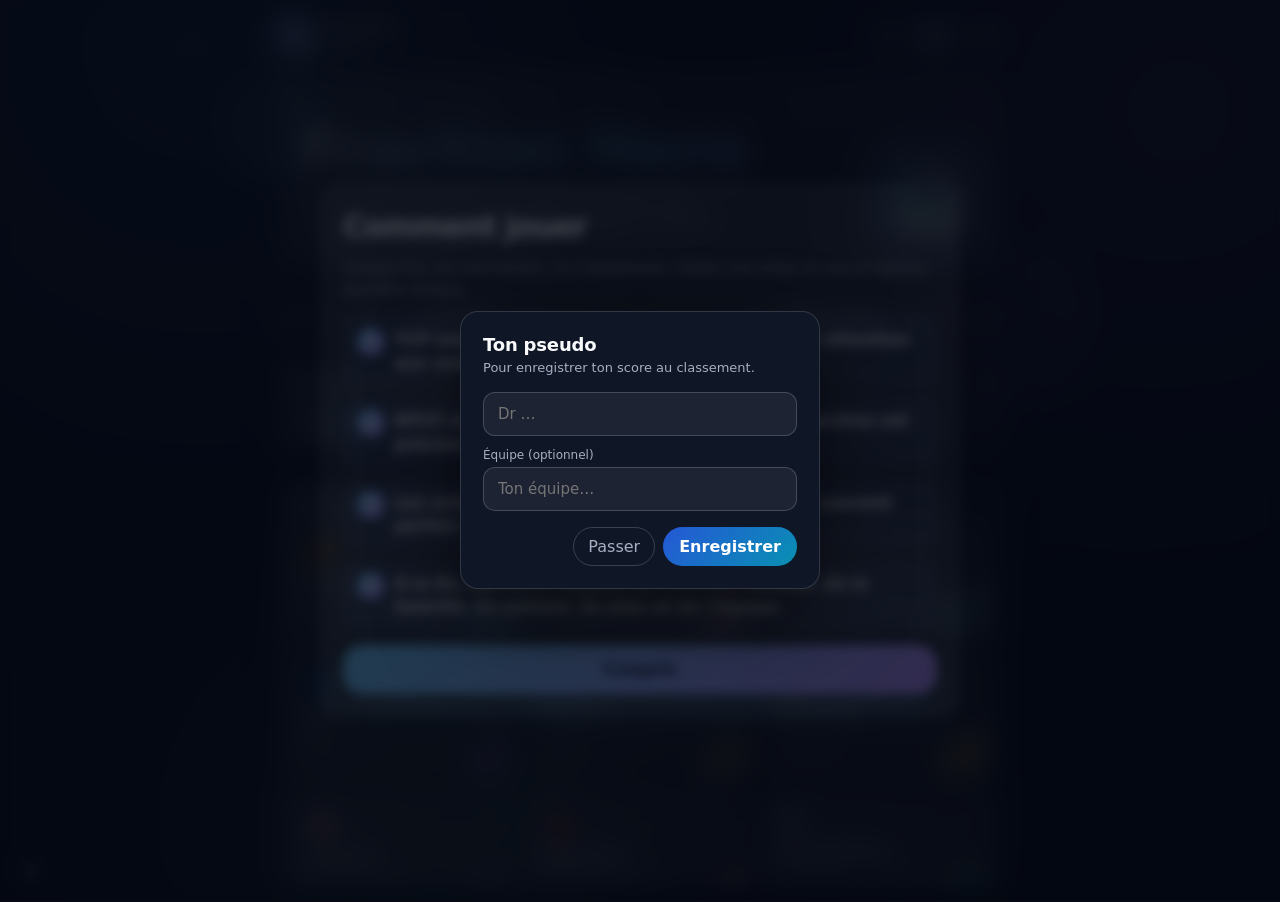
<file: games/fraction-hero/index.html>
<!doctype html>
<html lang="fr" data-theme="dark">
<head>
  <meta charset="utf-8" />
  <meta name="viewport" content="width=device-width, initial-scale=1, viewport-fit=cover" />
  <meta name="theme-color" content="#101827" />
  <title>Fraction Hero</title>
  <style>
    :root{
      --bg:#070a12;
      --bg2:#0d1323;
      --panel:rgba(255,255,255,.06);
      --panel2:rgba(255,255,255,.1);
      --stroke:rgba(255,255,255,.12);
      --text:#f8fafc;
      --muted:#a7b0c2;
      --good:#5ef2a6;
      --warn:#ffd166;
      --bad:#ff6b8a;
      --blue:#73d2ff;
      --purple:#b892ff;
      --orange:#ffb35c;
      --shadow:0 24px 72px rgba(0,0,0,.38);
      --radius:18px;
      --safe-top: env(safe-area-inset-top,0px);
      --safe-bottom: env(safe-area-inset-bottom,0px);
    }

    *{box-sizing:border-box;-webkit-tap-highlight-color:transparent}
    html,body{height:100%;margin:0;background:var(--bg);color:var(--text);font-family:Inter, ui-sans-serif, system-ui, -apple-system, BlinkMacSystemFont, "Segoe UI", sans-serif;overscroll-behavior:none}
    body{
      min-height:100dvh;
      background:
        radial-gradient(circle at 15% 5%, rgba(115,210,255,.24), transparent 35%),
        radial-gradient(circle at 92% 12%, rgba(184,146,255,.20), transparent 32%),
        radial-gradient(circle at 30% 95%, rgba(94,242,166,.12), transparent 30%),
        linear-gradient(160deg,#0b1020 0%, #0d1323 45%, #070a12 100%);
      overflow:hidden;
    }
    button,input,select{font:inherit}
    button{border:0;color:inherit;cursor:pointer}
    .app{height:100dvh;width:100%;max-width:760px;margin:0 auto;position:relative;overflow:hidden;padding:calc(12px + var(--safe-top)) 14px calc(14px + var(--safe-bottom));}
    .orb{position:absolute;filter:blur(3px);opacity:.55;pointer-events:none;border-radius:999px;animation:float 9s ease-in-out infinite alternate}
    .orb.one{width:110px;height:110px;background:rgba(115,210,255,.28);left:-42px;top:75px}.orb.two{width:170px;height:170px;background:rgba(184,146,255,.18);right:-80px;top:240px;animation-delay:-2s}.orb.three{width:90px;height:90px;background:rgba(94,242,166,.18);left:30%;bottom:42px;animation-delay:-4s}
    @keyframes float{from{transform:translate3d(0,-10px,0) scale(.98)}to{transform:translate3d(10px,16px,0) scale(1.04)}}

    .topbar{height:48px;display:flex;align-items:center;justify-content:space-between;gap:10px;position:relative;z-index:5}
    .brand{display:flex;align-items:center;gap:10px;font-weight:560;letter-spacing:.2px}.brandmark{width:40px;height:40px;border-radius:14px;background:linear-gradient(135deg,#73d2ff,#b892ff 58%,#5ef2a6);display:grid;place-items:center;box-shadow:0 12px 30px rgba(115,210,255,.2);position:relative;overflow:hidden}.brandmark:after{content:"";position:absolute;inset:8px;border:2px solid rgba(255,255,255,.75);border-radius:999px;border-left-color:transparent;transform:rotate(-20deg)}.brandmark span{font-size:20px;z-index:1}.top-actions{display:flex;align-items:center;gap:8px}.pill{border:1px solid var(--stroke);background:rgba(255,255,255,.1);backdrop-filter:blur(18px);border-radius:999px;padding:9px 11px;line-height:1;font-weight:560;box-shadow:0 10px 28px rgba(0,0,0,.12)}.pill.active{background:rgba(115,210,255,.18);border-color:rgba(115,210,255,.45)}

    .screen{position:absolute;left:14px;right:14px;top:calc(68px + var(--safe-top));bottom:calc(14px + var(--safe-bottom));opacity:0;transform:translateY(22px) scale(.985);pointer-events:none;transition:opacity .32s ease, transform .32s ease;z-index:2;display:flex;flex-direction:column;gap:14px}.screen.active{opacity:1;transform:translateY(0) scale(1);pointer-events:auto}.scroll{overflow:auto;padding-bottom:10px;scrollbar-width:none}.scroll::-webkit-scrollbar{display:none}

    .hero{border:1px solid var(--stroke);background:linear-gradient(145deg,rgba(255,255,255,.14),rgba(255,255,255,.07));box-shadow:var(--shadow);border-radius:32px;padding:22px;position:relative;overflow:hidden;min-height:210px}.hero:before{content:"";position:absolute;inset:auto -55px -80px auto;width:260px;height:260px;border-radius:999px;background:radial-gradient(circle,rgba(115,210,255,.26),transparent 64%)}.hero h1{font-size:44px;line-height:.94;margin:5px 0 10px;letter-spacing:-2px}.hero p{color:var(--muted);font-weight:560;line-height:1.35;margin:0;max-width:420px}.hero-visual{position:absolute;right:13px;bottom:12px;width:128px;height:128px;border-radius:38px;background:linear-gradient(150deg,rgba(115,210,255,.18),rgba(184,146,255,.12));border:1px solid var(--stroke);display:grid;place-items:center;transform:rotate(3deg);box-shadow:0 16px 45px rgba(0,0,0,.25)}.linac{position:relative;width:90px;height:90px}.linac .gantry{position:absolute;inset:9px;border:12px solid rgba(255,255,255,.72);border-left-color:rgba(115,210,255,.95);border-radius:999px;animation:spin 7s linear infinite}.linac .bed{position:absolute;width:78px;height:14px;background:rgba(255,255,255,.82);border-radius:999px;bottom:18px;left:6px;box-shadow:0 0 24px rgba(115,210,255,.35)}.linac .patient-dot{position:absolute;width:28px;height:11px;background:#5ef2a6;border-radius:999px;bottom:31px;left:31px}.linac .beam{position:absolute;width:52px;height:52px;background:conic-gradient(from 0deg, rgba(115,210,255,.0),rgba(115,210,255,.45),rgba(115,210,255,.0));border-radius:999px;top:19px;left:19px;animation:pulse 1.8s ease-in-out infinite}@keyframes spin{to{transform:rotate(360deg)}}@keyframes pulse{50%{opacity:.35;transform:scale(.88)}}

    .grid{display:grid;grid-template-columns:1fr 1fr;gap:10px}.card{border:1px solid var(--stroke);background:rgba(255,255,255,.1);backdrop-filter:blur(20px);border-radius:var(--radius);box-shadow:0 14px 40px rgba(0,0,0,.19);padding:14px}.card h3,.card h4{margin:0 0 8px}.muted{color:var(--muted)}.tiny{font-size:12px}.small{font-size:13px}.strong{font-weight:560}.btn{width:100%;border-radius:20px;background:linear-gradient(135deg,#73d2ff,#b892ff);padding:15px 16px;font-weight:560;color:#071120;box-shadow:0 18px 38px rgba(115,210,255,.22);transition:transform .15s ease, filter .15s ease}.btn:active{transform:scale(.98);filter:brightness(1.08)}.btn.secondary{background:rgba(255,255,255,.11);color:var(--text);box-shadow:none;border:1px solid var(--stroke)}.btn.danger{background:linear-gradient(135deg,#ff6b8a,#ffb35c);color:#21060b}.button-row{display:flex;gap:10px}.button-row .btn{flex:1}.chips{display:flex;gap:8px;overflow:auto;padding:2px 0 4px;scroll-snap-type:x mandatory;scrollbar-width:none}.chips::-webkit-scrollbar{display:none}.chip{flex:0 0 auto;border:1px solid var(--stroke);background:rgba(255,255,255,.095);padding:9px 12px;border-radius:999px;font-weight:560;color:var(--muted);scroll-snap-align:start}.chip.selected{background:rgba(115,210,255,.22);color:var(--text);border-color:rgba(115,210,255,.5)}

    .case-list{display:grid;grid-template-columns:repeat(2,minmax(0,1fr));gap:10px}.case-card{min-height:112px;padding:13px;border-radius:24px;border:1px solid var(--stroke);background:linear-gradient(145deg,rgba(255,255,255,.13),rgba(255,255,255,.07));position:relative;overflow:hidden;text-align:left}.case-card.selected{outline:2px solid rgba(115,210,255,.72);box-shadow:0 0 0 6px rgba(115,210,255,.08)}.case-card .emoji{font-size:30px}.case-card .name{font-weight:560;margin-top:4px}.case-card .rx{color:var(--muted);font-size:11px;line-height:1.25;margin-top:4px}.case-card:after{content:"";position:absolute;width:80px;height:80px;border-radius:999px;right:-28px;bottom:-32px;background:var(--accent,rgba(115,210,255,.2));opacity:.45}

    .game-head{display:grid;grid-template-columns:1fr auto;gap:10px;align-items:center}.patient-strip{display:flex;align-items:center;gap:10px;padding:10px 12px;border-radius:23px;background:rgba(255,255,255,.10);border:1px solid var(--stroke);min-width:0}.avatar{width:52px;height:52px;border-radius:19px;background:linear-gradient(145deg,rgba(255,255,255,.2),rgba(255,255,255,.07));display:grid;place-items:center;font-size:27px;position:relative;box-shadow:inset 0 -10px 22px rgba(0,0,0,.12)}.avatar:before{content:"";position:absolute;inset:7px;border-radius:15px;border:1px dashed rgba(255,255,255,.28)}.patient-name{font-weight:560;white-space:nowrap;overflow:hidden;text-overflow:ellipsis}.fraction-badge{padding:12px 13px;border-radius:20px;background:rgba(255,255,255,.10);border:1px solid var(--stroke);text-align:center;font-weight:560}.fraction-badge span{display:block;color:var(--muted);font-size:10px;font-weight:560;text-transform:uppercase;letter-spacing:.5px}

    .metrics{display:grid;grid-template-columns:repeat(2,minmax(0,1fr));gap:9px}.metric{border:1px solid var(--stroke);background:rgba(255,255,255,.09);border-radius:19px;padding:10px 10px 9px;overflow:hidden}.metric-top{display:flex;align-items:center;justify-content:space-between;gap:8px;font-size:12px;font-weight:560;color:var(--muted)}.bar{height:8px;background:rgba(255,255,255,.12);border-radius:999px;margin-top:8px;overflow:hidden}.fill{height:100%;width:50%;border-radius:999px;background:linear-gradient(90deg,var(--blue),var(--good));transition:width .45s cubic-bezier(.2,.8,.2,1), background .3s ease}.fill.badfill{background:linear-gradient(90deg,var(--warn),var(--bad))}.metric.flash{animation:metricFlash .52s ease}@keyframes metricFlash{40%{transform:scale(1.025);border-color:rgba(115,210,255,.65);background:rgba(115,210,255,.16)}}

    .event-zone{flex:1;min-height:0;display:flex;flex-direction:column;gap:10px}.event-card{flex:1;min-height:190px;border-radius:32px;border:1px solid var(--stroke);background:linear-gradient(145deg,rgba(255,255,255,.16),rgba(255,255,255,.075));box-shadow:var(--shadow);padding:18px;position:relative;overflow:hidden;display:flex;flex-direction:column;justify-content:space-between}.event-card:before{content:"";position:absolute;inset:-90px auto auto -80px;width:210px;height:210px;border-radius:999px;background:radial-gradient(circle,rgba(115,210,255,.2),transparent 67%)}.event-meta{display:flex;align-items:center;justify-content:space-between;gap:10px}.event-icon{font-size:42px;width:62px;height:62px;border-radius:22px;display:grid;place-items:center;background:rgba(255,255,255,.12);border:1px solid var(--stroke)}.severity{display:flex;gap:4px}.dot{width:8px;height:8px;border-radius:999px;background:rgba(255,255,255,.22)}.dot.on{background:var(--warn);box-shadow:0 0 14px rgba(255,209,102,.5)}.dot.danger.on{background:var(--bad);box-shadow:0 0 14px rgba(255,107,138,.5)}.event-title{font-size:25px;line-height:1.05;font-weight:560;letter-spacing:-.8px;margin:14px 0 8px}.event-desc{color:var(--muted);font-size:14px;line-height:1.35;font-weight:560}.event-tag{display:inline-flex;align-self:flex-start;margin-top:12px;padding:7px 10px;border-radius:999px;background:rgba(255,255,255,.1);border:1px solid var(--stroke);font-size:11px;font-weight:560;color:var(--muted);text-transform:uppercase;letter-spacing:.5px}.feedback{border-radius:22px;border:1px solid var(--stroke);background:rgba(255,255,255,.10);padding:12px 13px;line-height:1.25;font-weight:560;color:var(--text);min-height:44px;display:none}.feedback.show{display:block;animation:slideUp .34s ease}@keyframes slideUp{from{opacity:0;transform:translateY(8px)}to{opacity:1;transform:translateY(0)}}

    .actions-title{display:flex;align-items:center;justify-content:space-between;color:var(--muted);font-size:12px;font-weight:560;text-transform:uppercase;letter-spacing:.45px}.actions{display:flex;gap:10px;overflow-x:auto;padding:1px 2px 10px;scroll-snap-type:x mandatory;scrollbar-width:none}.actions::-webkit-scrollbar{display:none}.action-card{scroll-snap-align:center;flex:0 0 74%;min-height:112px;border-radius:25px;border:1px solid var(--stroke);background:linear-gradient(145deg,rgba(255,255,255,.15),rgba(255,255,255,.075));box-shadow:0 14px 38px rgba(0,0,0,.18);padding:14px;text-align:left;position:relative;overflow:hidden;touch-action:pan-x pan-y;transition:transform .18s ease, border-color .18s ease, opacity .18s ease}.action-card:active{transform:scale(.985)}.action-card .aicon{font-size:24px}.action-card .alabel{font-weight:560;font-size:16px;margin-top:8px}.action-card .ahint{color:var(--muted);font-size:12px;line-height:1.25;margin-top:4px}.action-card:after{content:"↔";position:absolute;right:12px;top:12px;color:rgba(255,255,255,.28);font-weight:560}.action-card.commit{border-color:rgba(94,242,166,.75);transform:translateX(80px) rotate(3deg);opacity:.8}.action-card.reject{border-color:rgba(255,107,138,.75);transform:translateX(-80px) rotate(-3deg);opacity:.8}

    .progress-wrap{height:9px;background:rgba(255,255,255,.12);border-radius:999px;overflow:hidden}.progress{height:100%;width:0%;background:linear-gradient(90deg,#73d2ff,#5ef2a6);border-radius:999px;transition:width .4s ease}.round-log{max-height:82px;overflow:auto;padding:10px;border-radius:18px;border:1px solid var(--stroke);background:rgba(0,0,0,.12);font-size:12px;line-height:1.3;color:var(--muted);scrollbar-width:none}.round-log::-webkit-scrollbar{display:none}.log-item{margin-bottom:6px}.log-item b{color:var(--text)}

    .modal{position:absolute;inset:0;z-index:20;background:rgba(7,12,22,.72);backdrop-filter:blur(16px);display:none;align-items:center;justify-content:center;padding:20px}.modal.show{display:flex}.modal-card{width:min(680px,100%);max-height:86dvh;overflow:auto;border-radius:30px;border:1px solid var(--stroke);background:linear-gradient(155deg,rgba(26,36,61,.96),rgba(17,23,39,.96));box-shadow:var(--shadow);padding:18px}.modal-card h2{margin:3px 0 8px;letter-spacing:-1px}.modal-card p{color:var(--muted);line-height:1.4}.tutorial-steps{display:grid;gap:10px;margin:14px 0}.tutorial-step{display:flex;gap:10px;align-items:flex-start;border-radius:22px;padding:12px;background:rgba(255,255,255,.08);border:1px solid var(--stroke)}.tutorial-step .num{width:28px;height:28px;border-radius:999px;background:rgba(115,210,255,.2);display:grid;place-items:center;font-weight:560;color:#bfeeff;flex:0 0 auto}.form-grid{display:grid;gap:10px}.field label{display:block;color:var(--muted);font-size:12px;font-weight:560;margin:0 0 6px}.field input,.field select{width:100%;border:1px solid var(--stroke);background:rgba(0,0,0,.16);color:var(--text);border-radius:16px;padding:13px 12px;outline:none}.field input:focus,.field select:focus{border-color:rgba(115,210,255,.65)}

    .leader-tabs{display:flex;gap:8px;overflow:auto;margin:10px 0}.leader-table{display:grid;gap:8px}.score-row{display:grid;grid-template-columns:auto 1fr auto;gap:10px;align-items:center;border:1px solid var(--stroke);background:rgba(255,255,255,.08);border-radius:18px;padding:10px}.rank{width:30px;height:30px;border-radius:999px;background:rgba(255,255,255,.1);display:grid;place-items:center;font-weight:560}.score-main{min-width:0}.score-main b{display:block;white-space:nowrap;overflow:hidden;text-overflow:ellipsis}.score-main span{display:block;color:var(--muted);font-size:11px}.score-num{font-weight:560;font-size:19px}.badges{display:flex;gap:6px;flex-wrap:wrap;margin-top:8px}.badge{border-radius:999px;padding:6px 8px;background:rgba(94,242,166,.12);border:1px solid rgba(94,242,166,.28);color:#b9ffd8;font-size:11px;font-weight:560}.badge.purple{background:rgba(184,146,255,.12);border-color:rgba(184,146,255,.32);color:#decfff}.badge.orange{background:rgba(255,179,92,.12);border-color:rgba(255,179,92,.30);color:#ffe1bd}.badge.red{background:rgba(255,107,138,.12);border-color:rgba(255,107,138,.30);color:#ffc1cf}

    .end-score{font-size:58px;font-weight:560;letter-spacing:-3px;margin:4px 0;background:linear-gradient(135deg,#73d2ff,#5ef2a6);-webkit-background-clip:text;background-clip:text;color:transparent}.summary-grid{display:grid;grid-template-columns:repeat(2,minmax(0,1fr));gap:10px;margin:12px 0}.summary-tile{border:1px solid var(--stroke);border-radius:20px;padding:12px;background:rgba(255,255,255,.08)}.summary-tile span{display:block;color:var(--muted);font-size:11px;font-weight:560;text-transform:uppercase;letter-spacing:.4px}.summary-tile b{font-size:20px}.toast{position:absolute;z-index:50;left:50%;bottom:calc(24px + var(--safe-bottom));transform:translateX(-50%) translateY(20px);opacity:0;background:rgba(8,12,22,.86);border:1px solid var(--stroke);box-shadow:0 12px 40px rgba(0,0,0,.35);border-radius:999px;padding:11px 14px;font-weight:560;transition:.25s ease;pointer-events:none;white-space:nowrap}.toast.show{transform:translateX(-50%) translateY(0);opacity:1}

    .hidden{display:none!important}.fade-pop{animation:fadePop .42s cubic-bezier(.2,.8,.2,1)}@keyframes fadePop{from{opacity:0;transform:translateY(12px) scale(.96)}to{opacity:1;transform:translateY(0) scale(1)}}
    @media(min-width:650px){.app{border-left:1px solid rgba(255,255,255,.08);border-right:1px solid rgba(255,255,255,.08)}.hero h1{font-size:62px}.metrics{grid-template-columns:repeat(3,minmax(0,1fr))}.action-card{flex-basis:42%}.case-list{grid-template-columns:repeat(3,minmax(0,1fr))}}
    @media(max-height:720px){.hero{min-height:178px}.hero h1{font-size:38px}.metrics{gap:7px}.metric{padding:8px}.event-card{min-height:158px}.event-title{font-size:22px}.action-card{min-height:98px}.round-log{display:none}}
  
    /* ---- Mode clair (charte) ---- */
    html[data-theme="light"]{
      --bg:#f7f8fb; --bg2:#ffffff; --panel:rgba(17,24,39,.05); --panel2:rgba(17,24,39,.09);
      --stroke:rgba(17,24,39,.11); --text:#111827; --muted:#667085; --shadow:0 16px 42px rgba(15,23,42,.08);
    }
    html[data-theme="light"] body{
      background:
        radial-gradient(circle at 15% 5%, rgba(37,87,214,.10), transparent 35%),
        radial-gradient(circle at 92% 12%, rgba(168,85,247,.09), transparent 32%),
        radial-gradient(circle at 30% 95%, rgba(4,120,87,.07), transparent 30%),
        linear-gradient(160deg,#eef2f9 0%, #f7f8fb 45%, #eceff6 100%);
    }
    html[data-theme="light"] .pill{ background:rgba(17,24,39,.05); }
    html[data-theme="light"] .pill.active{ background:rgba(37,87,214,.14); border-color:rgba(37,87,214,.4); }
    /* ---- Identité Onco Arcade ---- */
    .hero h1{ background:linear-gradient(120deg,var(--text),var(--blue) 45%,var(--purple)); -webkit-background-clip:text; background-clip:text; color:transparent; -webkit-text-fill-color:transparent; }
    .oa-eyebrow{ display:inline-flex; align-items:center; gap:8px; font-size:11px; font-weight:560; letter-spacing:.14em; text-transform:uppercase; color:var(--muted); margin-bottom:6px; }
    .oa-eyebrow i{ width:7px; height:7px; border-radius:999px; background:var(--good); box-shadow:0 0 0 5px color-mix(in srgb,var(--good) 14%,transparent); }
    .oa-links{ display:flex; gap:9px; justify-content:center; flex-wrap:wrap; }
    .oa-links a, .oa-links button.oa-link{ font-size:12.5px; color:var(--muted); text-decoration:none; background:none; border:1px solid var(--stroke); border-radius:999px; padding:9px 14px; cursor:pointer; }
    .oa-links a:hover, .oa-links button.oa-link:hover{ color:var(--text); }
    .oa-sig{ display:flex; align-items:center; gap:12px; margin:12px 0; }
    .oa-sig .mk{ width:34px; height:34px; border-radius:11px; flex:none; background:conic-gradient(from 180deg,var(--blue),var(--purple),var(--bad),var(--warn),var(--good),var(--blue)); }
    .oa-sig b{ display:block; font-size:14px; } .oa-sig span{ display:block; font-size:12px; color:var(--muted); }

/* Onco Arcade patch: readable tutorial and shared visual language */
html[data-theme="light"]{
  --bg:#f7f8fb;--bg2:#ffffff;--panel:rgba(255,255,255,.82);--panel2:rgba(255,255,255,.97);--stroke:rgba(17,24,39,.11);--text:#111827;--muted:#667085;--blue:#2557d6;--purple:#6d28d9;--good:#047857;--warn:#b45309;--bad:#c2414b;--shadow:0 16px 42px rgba(15,23,42,.08);
}
html[data-theme="light"] body{background:radial-gradient(circle at 14% 6%,rgba(37,87,214,.10),transparent 34%),radial-gradient(circle at 88% 8%,rgba(192,38,120,.06),transparent 32%),#f7f8fb;}
html[data-theme="light"] .hero,html[data-theme="light"] .card,html[data-theme="light"] .patient-strip,html[data-theme="light"] .fraction-badge,html[data-theme="light"] .event-card{background:rgba(255,255,255,.86);border-color:rgba(17,24,39,.11);color:#111827;box-shadow:var(--shadow);}
html[data-theme="light"] .btn.secondary,html[data-theme="light"] .pill,html[data-theme="light"] .chip{background:rgba(255,255,255,.86);border-color:rgba(17,24,39,.11);color:#111827;}
.modal{position:fixed;inset:0;z-index:30;background:rgba(7,10,18,.62);backdrop-filter:blur(12px);overflow-y:auto;align-items:flex-start;justify-content:center;padding:18px 14px;}
.modal.show{display:flex;}
.modal-card{width:min(640px,100%);max-height:none;overflow:visible;margin:auto 0;border-radius:18px;border:1px solid var(--stroke);background:var(--panel2);color:var(--text);box-shadow:var(--shadow);padding:22px;}
.modal-card h2{font-size:clamp(22px,5vw,30px);letter-spacing:-.04em;color:var(--text);}
.modal-card p{font-size:14px;color:var(--muted);line-height:1.55;}
.tutorial-steps{gap:9px;}
.tutorial-step{border-radius:14px;padding:12px 13px;background:rgba(122,162,255,.10);border:1px solid var(--stroke);color:var(--text);line-height:1.45;font-weight:560;}
.tutorial-step .num{background:linear-gradient(135deg,var(--blue),var(--purple));color:white;}
html[data-theme="light"] .modal{background:rgba(17,24,39,.32);}
@media(max-width:560px){.modal{padding:10px;}.modal-card{margin:0;border-radius:16px;padding:16px}.tutorial-step{font-size:14px}.button-row{flex-wrap:wrap}}

</style>
<script id="onco-arcade-query-sync">
(function(){
  try{
    var p=new URLSearchParams(location.search);
    var theme=(p.get('theme')||'').toLowerCase();
    if(theme==='dark'||theme==='light'){document.documentElement.setAttribute('data-theme',theme);localStorage.setItem('oa-theme',theme);}
    var lang=(p.get('lang')||'').toLowerCase();
    if(lang==='fr'||lang==='en'){document.documentElement.lang=lang;localStorage.setItem('oa-lang',lang);localStorage.setItem('vrt_lang',lang);}
  }catch(e){}
})();
</script>

<style id="oa-fraction-scroll-final">

/* Onco Arcade fix 2026-07: Fraction Hero scroll after home */
html,body{
  height:auto !important;
  min-height:100% !important;
  overflow-x:hidden !important;
  overflow-y:auto !important;
  overscroll-behavior-y:auto !important;
  -webkit-overflow-scrolling:touch;
}
body{overflow-y:auto !important;}
.app{
  height:auto !important;
  min-height:100svh !important;
  overflow:visible !important;
  padding-bottom:calc(18px + var(--safe-bottom)) !important;
}
.screen{
  overflow-x:hidden !important;
  overflow-y:auto !important;
  -webkit-overflow-scrolling:touch !important;
  padding-bottom:calc(28px + var(--safe-bottom)) !important;
}
.screen.active{pointer-events:auto !important;}
#game.screen{
  display:flex !important;
  flex-direction:column !important;
  gap:12px !important;
}
#game .event-zone{flex:0 0 auto !important; min-height:auto !important;}
#game .event-card{flex:0 0 auto !important; min-height:170px !important;}
#game .actions{padding-bottom:14px !important;}
@media(max-width:560px){
  .screen{left:10px !important; right:10px !important; top:calc(62px + var(--safe-top)) !important; bottom:calc(10px + var(--safe-bottom)) !important;}
  #game .metrics{grid-template-columns:1fr 1fr !important;}
  #game .event-title{font-size:22px !important;}
  #game .action-card{min-width:78% !important;}
}

</style>

<style id="oa-fraction-mobile-game-scroll-hardfix">

/* Hard mobile fix: screens become normal document sections, so the game can scroll after the home screen */
@media (max-width: 760px), (pointer: coarse) {
  html, body {
    height: auto !important;
    min-height: 100% !important;
    overflow-x: hidden !important;
    overflow-y: auto !important;
    overscroll-behavior-y: auto !important;
    -webkit-overflow-scrolling: touch !important;
  }
  body { overflow-y: auto !important; touch-action: auto !important; }
  .app {
    height: auto !important;
    min-height: 100svh !important;
    overflow: visible !important;
    position: relative !important;
    padding: calc(10px + var(--safe-top)) 10px calc(28px + var(--safe-bottom)) !important;
  }
  .topbar {
    position: sticky !important;
    top: 0 !important;
    z-index: 20 !important;
    backdrop-filter: blur(18px) !important;
  }
  .screen {
    position: static !important;
    left: auto !important;
    right: auto !important;
    top: auto !important;
    bottom: auto !important;
    display: none !important;
    opacity: 1 !important;
    transform: none !important;
    pointer-events: none !important;
    overflow: visible !important;
    min-height: auto !important;
    max-height: none !important;
    padding-bottom: calc(26px + var(--safe-bottom)) !important;
  }
  .screen.active {
    display: flex !important;
    pointer-events: auto !important;
  }
  .screen.scroll { overflow: visible !important; }
  #game.screen {
    gap: 12px !important;
    min-height: auto !important;
  }
  #game .event-zone,
  #game .event-card {
    flex: 0 0 auto !important;
    min-height: auto !important;
    overflow: visible !important;
  }
  #game .event-card { padding: 15px !important; }
  #game .actions {
    overflow-x: auto !important;
    overflow-y: visible !important;
    -webkit-overflow-scrolling: touch !important;
    padding-bottom: 18px !important;
  }
  #game .action-card { flex-basis: 82% !important; }
  .modal {
    align-items: flex-start !important;
    overflow-y: auto !important;
    -webkit-overflow-scrolling: touch !important;
    padding: 14px 10px calc(24px + var(--safe-bottom)) !important;
  }
}

</style>
<style id="oa-charte-conformance">
/* Conformité charte : pas de capitales forcées, poids légers, police système sur le chrome du menu */
.oa-eyebrow{ text-transform:none !important; letter-spacing:.01em !important; font-weight:500 !important; font-size:13px !important; }
.oa-title{ font-weight:500 !important; }
</style>
<style id="oa-vh-fill">
/* Plein ecran mobile : le fond remplit tout le viewport, y compris sous la Dynamic Island */
html{ background:var(--bg, #070a12) !important; min-height:100dvh; }
html[data-theme="light"]{ background:var(--bg, #f7f8fb) !important; }
</style>
<style id="oa-charter-weights">b,strong{font-weight:560}</style>
<style id="oa-hide-inner-pseudo">/* pseudo demande une seule fois par l'overlay commun : saisie interne masquee */ .field:has(#pseudoInput){display:none!important}</style>
</head>
<body>
  <div class="app" id="app">
    <div class="orb one"></div><div class="orb two"></div><div class="orb three"></div>
    <header class="topbar">
      <div class="brand" aria-label="Fraction Hero"><div class="brandmark"><span>⚕</span></div><div>Fraction<br><span class="muted">Hero</span></div></div>
      <div class="top-actions">
        <button class="pill" id="soundBtn" type="button" aria-label="Sound">♪</button>
        <button class="pill active" id="langBtn" type="button">EN</button>
        <button class="pill" id="themeBtn" type="button" aria-label="Thème clair / sombre">☾</button>
      </div>
    </header>

    <section id="home" class="screen active scroll">
      <div class="hero">
        <div class="oa-eyebrow"><i></i><span data-i18n="oaEyebrow">Onco Arcade · radiothérapie</span></div>
        <h1 data-i18n="homeTitle">Fraction Hero</h1>
        <p data-i18n="homeSubtitle">Le roguelite clinique où chaque fraction est une décision. Sauvez le TCP, domptez la NTCP et gardez la machine en vie.</p>
        <div class="hero-visual"><div class="linac"><div class="gantry"></div><div class="beam"></div><div class="bed"></div><div class="patient-dot"></div></div></div>
      </div>
      <div class="grid">
        <button class="card btn secondary" id="tutorialBtn" type="button"><span data-i18n="tutorial">Tutoriel</span></button>
        <button class="card btn secondary" id="leaderBtn" type="button"><span data-i18n="leaderboard">Leaderboard</span></button>
      </div>
      <button class="btn hidden" id="continueBtn" type="button" data-i18n="continueGame">Continuer la partie</button>

      <div class="card">
        <h3 data-i18n="chooseMode">Choisis un mode</h3>
        <div class="chips" id="modeChips"></div>
      </div>
      <div class="card">
        <h3 data-i18n="chooseCase">Choisis un cas</h3>
        <div class="case-list" id="caseList"></div>
      </div>
      <div class="button-row">
        <button class="btn" id="startBtn" type="button" data-i18n="startTreatment">Démarrer le traitement</button>
      </div>
      <div class="oa-links">
        <a href="../../index.html" data-i18n="allGames">Tous les jeux</a>
        <button class="oa-link" id="aboutBtn" type="button" data-i18n="about">À propos</button>
      </div>
      <button class="btn secondary hidden" id="settingsBtn" type="button" data-i18n="settings">Réglages</button>
    </section>

    <section id="game" class="screen scroll">
      <div class="game-head">
        <div class="patient-strip">
          <div class="avatar" id="avatar">🧑‍⚕️</div>
          <div style="min-width:0">
            <div class="patient-name" id="patientName">Patient</div>
            <div class="tiny muted" id="rxLine">Rx</div>
          </div>
        </div>
        <div class="fraction-badge"><span data-i18n="fraction">Fraction</span><div id="fractionText">1/10</div></div>
      </div>
      <div class="progress-wrap"><div class="progress" id="progress"></div></div>
      <div class="metrics" id="metrics"></div>
      <div class="event-zone">
        <div class="event-card" id="eventCard">
          <div>
            <div class="event-meta"><div class="event-icon" id="eventIcon">🫧</div><div class="severity" id="severityDots"></div></div>
            <div class="event-title" id="eventTitle">Event</div>
            <div class="event-desc" id="eventDesc">Description</div>
          </div>
          <div class="event-tag" id="eventTag">CBCT</div>
        </div>
        <div class="feedback" id="feedback"></div>
        <div class="actions-title"><span data-i18n="chooseAction">Choisis une action</span><span data-i18n="swipeHint">tape ou glisse</span></div>
        <div class="actions" id="actions"></div>
        <div class="round-log" id="roundLog"></div>
      </div>
    </section>

    <section id="end" class="screen scroll">
      <div class="card">
        <h2 data-i18n="endTitle">Traitement terminé</h2>
        <div class="end-score" id="finalScore">0</div>
        <p id="endMessage" class="muted">Résumé</p>
        <div class="badges" id="badgeBox"></div>
      </div>
      <div class="summary-grid" id="summaryGrid"></div>
      <div class="card">
        <div class="field"><label data-i18n="pseudoLabel">Pseudo</label><input id="pseudoInput" maxlength="22" autocomplete="nickname" placeholder="Dr Fraction"></div>
        <button class="btn" id="saveScoreBtn" type="button" data-i18n="saveScore">Enregistrer le score</button>
      </div>
      <div class="button-row">
        <button class="btn secondary" id="againBtn" type="button" data-i18n="playAgain">Rejouer</button>
        <button class="btn secondary" id="endLeaderBtn" type="button" data-i18n="leaderboard">Leaderboard</button>
      </div>
    </section>

    <div class="modal" id="tutorialModal" role="dialog" aria-modal="true">
      <div class="modal-card">
        <h2 data-i18n="tutorialTitle">Comment jouer</h2>
        <p data-i18n="tutorialIntro">Chaque tour est une fraction. Lis l’événement, choisis une action et vise le meilleur équilibre clinique.</p>
        <div class="tutorial-steps">
          <div class="tutorial-step"><div class="num">1</div><div data-i18n="tut1">TCP monte quand tu traites efficacement. Mais attention aux anatomies douteuses.</div></div>
          <div class="tutorial-step"><div class="num">2</div><div data-i18n="tut2">NTCP et stress doivent rester bas. Le temps machine est précieux.</div></div>
          <div class="tutorial-step"><div class="num">3</div><div data-i18n="tut3">Les actions prudentes coûtent du temps, mais sauvent parfois la partie.</div></div>
          <div class="tutorial-step"><div class="num">4</div><div data-i18n="tut4">À la fin, ton score dépend du contrôle tumoral, de la toxicité, du patient, du plan et de l’équipe.</div></div>
        </div>
        <button class="btn" id="closeTutorial" type="button" data-i18n="gotIt">Compris</button>
      </div>
    </div>

    <div class="modal" id="aboutModal" role="dialog" aria-modal="true">
      <div class="modal-card">
        <div class="oa-eyebrow"><i></i><span data-i18n="oaEyebrow">Onco Arcade · radiothérapie</span></div>
        <h2 data-i18n="about">À propos</h2>
        <p data-i18n="aboutLede">—</p>
        <div class="oa-sig"><span class="mk"></span><div><b>Pr Jean-Emmanuel Bibault</b><span data-i18n="aboutRole">—</span></div></div>
        <p class="muted" data-i18n="aboutDisc">—</p>
        <div class="button-row">
          <button class="btn" id="closeAbout" type="button" data-i18n="close">Fermer</button>
        </div>
      </div>
    </div>

    <div class="modal" id="leaderModal" role="dialog" aria-modal="true">
      <div class="modal-card">
        <h2 data-i18n="leaderboard">Leaderboard</h2>
        <div class="leader-tabs">
          <button class="chip selected" data-leader-filter="global" data-i18n="global">Global</button>
          <button class="chip" data-leader-filter="case" data-i18n="byCase">Par cas</button>
          <button class="chip" data-leader-filter="mode" data-i18n="byMode">Par mode</button>
        </div>
        <div class="leader-table" id="leaderTable"></div>
        <div class="button-row" style="margin-top:12px">
          <button class="btn secondary" id="refreshLeader" type="button" data-i18n="refresh">Actualiser</button>
          <button class="btn" id="closeLeader" type="button" data-i18n="close">Fermer</button>
        </div>
      </div>
    </div>

    <div class="modal" id="settingsModal" role="dialog" aria-modal="true">
      <div class="modal-card">
        <h2 data-i18n="settings">Réglages</h2>
        <p data-i18n="settingsIntro">Colle ici les paramètres Supabase si tu veux un leaderboard distant. Laisse vide pour utiliser uniquement localStorage.</p>
        <div class="form-grid">
          <div class="field"><label>Supabase URL</label><input id="supabaseUrl" placeholder="https://xxxx.supabase.co"></div>
          <div class="field"><label>Supabase anon key</label><input id="supabaseKey" placeholder="eyJ... "></div>
          <div class="field"><label data-i18n="tableName">Nom de table</label><input id="supabaseTable" placeholder="fraction_hero_scores"></div>
        </div>
        <div class="button-row" style="margin-top:12px">
          <button class="btn secondary" id="closeSettings" type="button" data-i18n="close">Fermer</button>
          <button class="btn" id="saveSettings" type="button" data-i18n="save">Sauver</button>
        </div>
      </div>
    </div>

    <div class="toast" id="toast">OK</div>
  </div>

  <script>
  "use strict";

  /*
    Fraction Hero — static mobile game.
    Supabase setup:
    1) Create a table named fraction_hero_scores (or change the table in settings).
    2) Columns: id uuid default gen_random_uuid() primary key, pseudo text, score int,
       case_key text, case_name text, mode_key text, mode_name text, tcp numeric, ntcp numeric,
       satisfaction numeric, machine_time numeric, adaptations int, badges jsonb, created_at timestamptz default now().
    3) Enable insert/select with RLS policies appropriate for a public leaderboard.
  */
  window.FRACTION_HERO_CONFIG = window.FRACTION_HERO_CONFIG || {
    supabaseUrl: "",
    supabaseAnonKey: "",
    tableName: "fraction_hero_scores"
  };

  const STORAGE = {
    save: "fractionHero.save.v1",
    scores: "fractionHero.scores.v1",
    settings: "fractionHero.settings.v1",
    seenTutorial: "fractionHero.seenTutorial.v1"
  };

  const i18n = {
    fr: {
      homeTitle:"Fraction Hero",
      homeSubtitle:"Le roguelite clinique où chaque fraction est une décision. Sauvez le TCP, domptez la NTCP et gardez la machine en vie.",
      tutorial:"Tutoriel", leaderboard:"Leaderboard", continueGame:"Continuer la partie", chooseMode:"Choisis un mode", chooseCase:"Choisis un cas", startTreatment:"Démarrer le traitement", settings:"Réglages", staticHint:"Site statique : le leaderboard utilise Supabase si configuré, sinon localStorage.",
      fraction:"Fraction", chooseAction:"Choisis une action", swipeHint:"fais défiler · tape pour choisir", tutorialTitle:"Comment jouer", tutorialIntro:"Chaque tour est une fraction. Lis l’événement, choisis une action et vise le meilleur équilibre clinique.",
      tut1:"TCP monte quand tu traites efficacement. Mais attention aux anatomies douteuses.", tut2:"NTCP et stress doivent rester bas. Le temps machine est précieux.", tut3:"Les actions prudentes coûtent du temps, mais sauvent parfois la partie.", tut4:"À la fin, ton score dépend du contrôle tumoral, de la toxicité, du patient, du plan et de l’équipe.", gotIt:"Compris",
      global:"Global", byCase:"Par cas", byMode:"Par mode", refresh:"Actualiser", close:"Fermer", settingsIntro:"Colle ici les paramètres Supabase si tu veux un leaderboard distant. Laisse vide pour utiliser uniquement localStorage.", tableName:"Nom de table", save:"Sauver",
      oaEyebrow:"Onco Arcade · radiothérapie", allGames:"Tous les jeux", about:"À propos",
      aboutLede:"Fraction Hero est un mini-jeu de la collection Onco Arcade : un roguelite clinique où chaque fraction est une décision — sauve le TCP, dompte la NTCP et garde la machine en vie. Imaginé, conçu et développé par :",
      aboutRole:"Professeur de radiothérapie · créateur d’Onco Arcade",
      aboutDisc:"Jeu pédagogique et expérimental. Ce n’est pas un dispositif médical : il ne remplace pas une formation clinique et ne doit jamais servir à orienter une prise en charge réelle.",
      endTitle:"Traitement terminé", pseudoLabel:"Pseudo", saveScore:"Enregistrer le score", playAgain:"Rejouer", noScores:"Aucun score pour l’instant. À toi d’ouvrir le bal.", savedLocal:"Score enregistré localement", savedRemote:"Score enregistré dans Supabase", configSaved:"Réglages sauvegardés", soundOn:"Sons activés", soundOff:"Sons coupés",
      tcp:"Contrôle tumoral", ntcp:"Toxicité", satisfaction:"Patient", machine:"Machine", robustness:"Robustesse", stress:"Stress", minutes:"min", adaptations:"Adaptations", finalCase:"Cas", finalMode:"Mode", finalTCP:"TCP", finalNTCP:"NTCP", finalMachine:"Temps machine",
      mode_quick_name:"Rapide", mode_quick_desc:"10 fractions. Dense, nerveux, parfait en pause café.", mode_standard_name:"Standard", mode_standard_desc:"25 à 35 fractions. Le vrai marathon clinique.", mode_sbrt_name:"SBRT", mode_sbrt_desc:"Peu de fractions. Tolérance faible aux erreurs.", mode_chaos_name:"Chaos", mode_chaos_desc:"Service saturé, imprévus absurdes, staff héroïque.",
      action_treat:"Traiter", action_repeatImaging:"Refaire l’imagerie", action_adaptPlan:"Adapter le plan", action_pause:"Interrompre", action_callDoctor:"Appeler le médecin", action_adjustImmobilization:"Modifier la contention", action_replan:"Replanifier", action_reduceMargin:"Réduire la marge", action_checkLabs:"Vérifier la biologie", action_supportiveCare:"Soins de support", action_reschedule:"Reprogrammer", action_optimizePlan:"Optimiser le plan", action_validateAI:"Valider l’IA", action_askPhysics:"Appeler la physique",
      hint_treat:"Rapide, efficace… si tout est acceptable.", hint_repeatImaging:"Coûte du temps, gagne en certitude.", hint_adaptPlan:"Long mais puissant quand l’anatomie change.", hint_pause:"Sécurise, mais casse le flux du traitement.", hint_callDoctor:"La carte joker du staff prudent.", hint_adjustImmobilization:"Un bon masque vaut parfois un replan.", hint_replan:"L’artillerie lourde de l’adaptation.", hint_reduceMargin:"Épargne les OAR, mais attention au target miss.", hint_checkLabs:"Indispensable si le patient devient fragile.", hint_supportiveCare:"Le patient remercie, l’équipe respire.", hint_reschedule:"Pas élégant, parfois nécessaire.", hint_optimizePlan:"Fait briller les DVH, consomme du cerveau.", hint_validateAI:"L’IA a confiance. Toi, vérifie.", hint_askPhysics:"Le physicien soupire, puis sauve la journée.",
      tag_anatomy:"Anatomie", tag_clinical:"Clinique", tag_machine:"Machine", tag_image:"Image", tag_rare:"Rare", tag_ai:"IA", tag_motion:"Mouvement", tag_patient:"Patient", tag_planning:"Planning",
      fb_best:"Décision brillante. Le staff te regarde comme si tu venais d’inventer l’IGRT.", fb_ok:"Correct. Pas spectaculaire, mais la fraction avance sans drame.", fb_bad:"Aïe. Le comité qualité vient de lever un sourcil.", fb_rare:"Événement rare maîtrisé. Badge invisible du héros de plateau technique.",
      end_excellent:"Parcours premium : TCP solide, toxicité maîtrisée, équipe encore civilisée.", end_good:"Bon traitement. Quelques sueurs froides, mais le patient sort gagnant.", end_mid:"Traitement terminé, mais la RMM a déjà réservé une salle.", end_low:"Le service survit. Le plan, lui, demande une deuxième saison.",
      badge_robust:"Plan robuste", badge_happy:"Patient heureux", badge_machine:"Machine whisperer", badge_toxicity:"Toxicity saver", badge_adaptive:"Adaptive hero", badge_calm:"Staff zen", badge_sbrt:"SBRT samurai",
      rankCase:"cas", rankMode:"mode"
    },
    en: {
      homeTitle:"Fraction Hero",
      homeSubtitle:"The clinical roguelite where every fraction is a decision. Save TCP, tame NTCP, and keep the linac alive.",
      tutorial:"Tutorial", leaderboard:"Leaderboard", continueGame:"Continue game", chooseMode:"Choose a mode", chooseCase:"Choose a case", startTreatment:"Start treatment", settings:"Settings", staticHint:"Static site: leaderboard uses Supabase when configured, otherwise localStorage.",
      fraction:"Fraction", chooseAction:"Choose an action", swipeHint:"scroll · tap to choose", tutorialTitle:"How to play", tutorialIntro:"Each turn is one fraction. Read the event, choose an action, and aim for the best clinical balance.",
      tut1:"TCP rises when you treat efficiently. But suspicious anatomy can hurt you.", tut2:"NTCP and stress should stay low. Machine time is precious.", tut3:"Cautious actions cost time, but sometimes save the run.", tut4:"At the end, your score depends on tumor control, toxicity, patient experience, planning and team stress.", gotIt:"Got it",
      global:"Global", byCase:"By case", byMode:"By mode", refresh:"Refresh", close:"Close", settingsIntro:"Paste Supabase settings here if you want a remote leaderboard. Leave blank for localStorage only.", tableName:"Table name", save:"Save",
      oaEyebrow:"Onco Arcade · radiation oncology", allGames:"All games", about:"About",
      aboutLede:"Fraction Hero is a mini-game from the Onco Arcade collection: a clinical roguelite where every fraction is a decision — save the TCP, tame the NTCP and keep the machine alive. Imagined, designed and built by:",
      aboutRole:"Professor of radiation oncology · creator of Onco Arcade",
      aboutDisc:"Educational, experimental game. It is not a medical device: it does not replace clinical training and must never be used to guide real patient care.",
      endTitle:"Treatment completed", pseudoLabel:"Nickname", saveScore:"Save score", playAgain:"Play again", noScores:"No scores yet. Be the first hero.", savedLocal:"Score saved locally", savedRemote:"Score saved to Supabase", configSaved:"Settings saved", soundOn:"Sound on", soundOff:"Sound off",
      tcp:"Tumor control", ntcp:"Toxicity", satisfaction:"Patient", machine:"Machine", robustness:"Robustness", stress:"Stress", minutes:"min", adaptations:"Adaptations", finalCase:"Case", finalMode:"Mode", finalTCP:"TCP", finalNTCP:"NTCP", finalMachine:"Machine time",
      mode_quick_name:"Quick", mode_quick_desc:"10 fractions. Dense, snappy, perfect for a coffee break.", mode_standard_name:"Standard", mode_standard_desc:"25 to 35 fractions. The true clinical marathon.", mode_sbrt_name:"SBRT", mode_sbrt_desc:"Few fractions. Very low tolerance for mistakes.", mode_chaos_name:"Chaos", mode_chaos_desc:"Overloaded department, absurd surprises, heroic staff.",
      action_treat:"Treat", action_repeatImaging:"Repeat imaging", action_adaptPlan:"Adapt plan", action_pause:"Interrupt", action_callDoctor:"Call physician", action_adjustImmobilization:"Adjust immobilization", action_replan:"Replan", action_reduceMargin:"Reduce margin", action_checkLabs:"Check labs", action_supportiveCare:"Supportive care", action_reschedule:"Reschedule", action_optimizePlan:"Optimize plan", action_validateAI:"Validate AI", action_askPhysics:"Call physics",
      hint_treat:"Fast and effective… if everything is acceptable.", hint_repeatImaging:"Costs time, buys certainty.", hint_adaptPlan:"Slow but powerful when anatomy changes.", hint_pause:"Safe, but disrupts the treatment flow.", hint_callDoctor:"The cautious staff’s joker card.", hint_adjustImmobilization:"A good mask can beat a replan.", hint_replan:"The heavy artillery of adaptation.", hint_reduceMargin:"Spares OARs, but beware of target miss.", hint_checkLabs:"Essential when the patient becomes fragile.", hint_supportiveCare:"The patient is grateful, the team breathes.", hint_reschedule:"Not elegant, sometimes necessary.", hint_optimizePlan:"Makes DVHs shine, consumes brainpower.", hint_validateAI:"The AI is confident. You still verify.", hint_askPhysics:"The physicist sighs, then saves the day.",
      tag_anatomy:"Anatomy", tag_clinical:"Clinical", tag_machine:"Machine", tag_image:"Image", tag_rare:"Rare", tag_ai:"AI", tag_motion:"Motion", tag_patient:"Patient", tag_planning:"Planning",
      fb_best:"Brilliant decision. The staff looks at you as if you just invented IGRT.", fb_ok:"Acceptable. Not spectacular, but the fraction moves forward.", fb_bad:"Ouch. The quality committee just raised an eyebrow.", fb_rare:"Rare event mastered. Invisible badge of the treatment-room hero.",
      end_excellent:"Premium course: solid TCP, controlled toxicity, team still civilized.", end_good:"Good treatment. A few cold sweats, but the patient wins.", end_mid:"Treatment completed, but the morbidity meeting already booked a room.", end_low:"The department survives. The plan, however, needs a second season.",
      badge_robust:"Robust plan", badge_happy:"Happy patient", badge_machine:"Machine whisperer", badge_toxicity:"Toxicity saver", badge_adaptive:"Adaptive hero", badge_calm:"Calm staff", badge_sbrt:"SBRT samurai",
      rankCase:"case", rankMode:"mode"
    }
  };

  const cases = [
    {key:"prostate", icon:"🥜", accent:"#73d2ff", tags:["pelvis","prostate"], name:{fr:"Prostate",en:"Prostate"}, rxByMode:{
      quick:{fr:"Prostate • run rapide 30 Gy/10 fr — vessie/rectum disciplinés",en:"Prostate • quick run 30 Gy/10 fx — bladder/rectum discipline"},
      standard:{fr:"Prostate • 60 Gy/20 fr ou 78 Gy/39 fr — IGRT quotidienne",en:"Prostate • 60 Gy/20 fx or 78 Gy/39 fx — daily IGRT"},
      sbrt:{fr:"Prostate SBRT • 36,25–40 Gy/5 fr — marge serrée, zéro improvisation",en:"Prostate SBRT • 36.25–40 Gy/5 fx — tight margins, no improvisation"},
      chaos:{fr:"Prostate chaos • 20 fr compressées — vessie variable, machine grognon",en:"Prostate chaos • compressed 20-fx course — variable bladder, grumpy linac"}
    }, base:{tcp:15,ntcp:8,satisfaction:82,machine:82,robustness:64,stress:28}, sensitivity:1.0, toxicity:1.0},
    {key:"leftBreast", icon:"💗", accent:"#ff9ecb", tags:["breast","breathhold"], name:{fr:"Sein gauche",en:"Left breast"}, rxByMode:{
      quick:{fr:"Sein gauche • run rapide 30 Gy/10 fr — DIBH express, cœur à distance",en:"Left breast • quick run 30 Gy/10 fx — express DIBH, heart at distance"},
      standard:{fr:"Sein gauche • 40–50 Gy en 15–25 fr — DIBH et contrainte cœur",en:"Left breast • 40–50 Gy in 15–25 fx — DIBH and heart constraint"},
      sbrt:{fr:"Sein gauche focal • APBI 30 Gy/5 fr — clip visible, cœur protégé",en:"Focal left breast • APBI 30 Gy/5 fx — visible clip, protected heart"},
      chaos:{fr:"Sein gauche chaos • DIBH capricieux, planning serré, boost à caser",en:"Left breast chaos • moody DIBH, tight schedule, boost to squeeze in"}
    }, base:{tcp:18,ntcp:6,satisfaction:86,machine:84,robustness:68,stress:24}, sensitivity:0.95, toxicity:.85},
    {key:"lungSbrt", icon:"🫁", accent:"#9fe8ff", tags:["lung","motion","sbrt"], name:{fr:"Poumon",en:"Lung"}, rxByMode:{
      quick:{fr:"Poumon • run rapide 30 Gy/10 fr — mouvement respiratoire surveillé",en:"Lung • quick run 30 Gy/10 fx — respiratory motion watched"},
      standard:{fr:"Poumon • 60–66 Gy en 30–33 fr — 4DCT, cœur/poumons sous contrôle",en:"Lung • 60–66 Gy in 30–33 fx — 4DCT, heart/lungs controlled"},
      sbrt:{fr:"Poumon SBRT • 48–54 Gy/3–5 fr — Bragg mental sur cible mobile",en:"Lung SBRT • 48–54 Gy/3–5 fx — mental Bragg peak on a moving target"},
      chaos:{fr:"Poumon chaos • toux, retard machine, ITV qui danse la salsa",en:"Lung chaos • coughs, linac delay, ITV dancing salsa"}
    }, base:{tcp:25,ntcp:10,satisfaction:80,machine:78,robustness:58,stress:36}, sensitivity:1.25, toxicity:1.35},
    {key:"hn", icon:"🗣️", accent:"#c6a5ff", tags:["headneck","mucositis","weight"], name:{fr:"ORL",en:"Head & neck"}, rxByMode:{
      quick:{fr:"ORL • run rapide 30 Gy/10 fr — masque exigeant, nutrition active",en:"Head & neck • quick run 30 Gy/10 fx — demanding mask, active nutrition"},
      standard:{fr:"ORL • 70 Gy/35 fr — parotides, moelle et poids sous tension",en:"Head & neck • 70 Gy/35 fx — parotids, cord and weight under pressure"},
      sbrt:{fr:"ORL SBRT • 35–40 Gy/5 fr — récidive focale, contrainte moelle sacrée",en:"Head & neck SBRT • 35–40 Gy/5 fx — focal recurrence, sacred cord constraint"},
      chaos:{fr:"ORL chaos • masque lâche, mucite, perte de poids et créneau impossible",en:"Head & neck chaos • loose mask, mucositis, weight loss and impossible slot"}
    }, base:{tcp:12,ntcp:15,satisfaction:72,machine:76,robustness:52,stress:42}, sensitivity:1.05, toxicity:1.25},
    {key:"rectum", icon:"🌀", accent:"#ffcf7a", tags:["pelvis","rectum","chemo"], name:{fr:"Rectum",en:"Rectum"}, rxByMode:{
      quick:{fr:"Rectum • run rapide 30 Gy/10 fr — intestin susceptible, timing chirurgical",en:"Rectum • quick run 30 Gy/10 fx — sensitive bowel, surgery timing"},
      standard:{fr:"Rectum • RTCT 45–50,4 Gy/25–28 fr — chimio, vessie et grêle",en:"Rectum • CRT 45–50.4 Gy/25–28 fx — chemo, bladder and small bowel"},
      sbrt:{fr:"Rectum SBRT • boost focal 25–30 Gy/5 fr — rectum boss à ne pas réveiller",en:"Rectum SBRT • focal boost 25–30 Gy/5 fx — do not wake the rectum boss"},
      chaos:{fr:"Rectum chaos • rectum plein, chimio en retard, grêle curieux",en:"Rectum chaos • full rectum, delayed chemo, curious small bowel"}
    }, base:{tcp:14,ntcp:13,satisfaction:76,machine:78,robustness:58,stress:36}, sensitivity:1.05, toxicity:1.2},
    {key:"pancreas", icon:"🥐", accent:"#ffd166", tags:["pancreas","duodenum","chemo"], name:{fr:"Pancréas",en:"Pancreas"}, rxByMode:{
      quick:{fr:"Pancréas • run rapide 30 Gy/10 fr — duodénum drama, estomac susceptible",en:"Pancreas • quick run 30 Gy/10 fx — duodenum drama, touchy stomach"},
      standard:{fr:"Pancréas • 50–54 Gy/25–30 fr — chimio, duodénum en alerte",en:"Pancreas • 50–54 Gy/25–30 fx — chemo, duodenum on alert"},
      sbrt:{fr:"Pancréas SBRT • 33–40 Gy/5 fr — contrainte duodénum tyrannique",en:"Pancreas SBRT • 33–40 Gy/5 fx — tyrannical duodenum constraint"},
      chaos:{fr:"Pancréas chaos • physicien demande 24 h, duodénum colle à la cible",en:"Pancreas chaos • physics asks for 24 h, duodenum hugs the target"}
    }, base:{tcp:10,ntcp:17,satisfaction:70,machine:74,robustness:50,stress:46}, sensitivity:1.15, toxicity:1.35},
    {key:"brain", icon:"🧠", accent:"#b892ff", tags:["brain","edema"], name:{fr:"Cerveau",en:"Brain"}, rxByMode:{
      quick:{fr:"Cerveau • 30 Gy/10 fr — œdème, corticoïdes et précision",en:"Brain • 30 Gy/10 fx — edema, steroids and precision"},
      standard:{fr:"Cerveau • 54–60 Gy/30 fr — précision quotidienne, fatigue cognitive",en:"Brain • 54–60 Gy/30 fx — daily precision, cognitive fatigue"},
      sbrt:{fr:"Cerveau SRS/SBRT • 18–27 Gy/1–3 fr — millimètre ou panique",en:"Brain SRS/SBRT • 18–27 Gy/1–3 fx — millimeter or panic"},
      chaos:{fr:"Cerveau chaos • IRM douteuse, œdème joueur, créneau stéréo perdu",en:"Brain chaos • suspicious MRI, playful edema, lost stereo slot"}
    }, base:{tcp:16,ntcp:11,satisfaction:78,machine:80,robustness:62,stress:38}, sensitivity:1.05, toxicity:1.1},
    {key:"mediastinum", icon:"🫀", accent:"#ff8fa3", tags:["mediastinum","heart","lung"], name:{fr:"Médiastin",en:"Mediastinum"}, rxByMode:{
      quick:{fr:"Médiastin • 30 Gy/10 fr — cœur/poumons sous surveillance",en:"Mediastinum • 30 Gy/10 fx — heart/lungs under watch"},
      standard:{fr:"Médiastin • 45–50 Gy/25 fr — cœur, poumons, œsophage en négociation",en:"Mediastinum • 45–50 Gy/25 fx — heart, lungs, esophagus negotiating"},
      sbrt:{fr:"Médiastin SBRT • 30–45 Gy/5 fr — zone centrale, prudence maximale",en:"Mediastinum SBRT • 30–45 Gy/5 fx — central zone, maximum caution"},
      chaos:{fr:"Médiastin chaos • DIBH oublié, cœur vexé, œsophage dramatique",en:"Mediastinum chaos • forgotten DIBH, offended heart, dramatic esophagus"}
    }, base:{tcp:13,ntcp:16,satisfaction:75,machine:75,robustness:54,stress:41}, sensitivity:1.05, toxicity:1.25},
    {key:"reirradiation", icon:"♻️", accent:"#5ef2a6", tags:["reirradiation","scar","nerve"], name:{fr:"Réirradiation",en:"Re-irradiation"}, rxByMode:{
      quick:{fr:"Réirradiation • run rapide 30 Gy/10 fr — historique incomplet, nerfs nerveux",en:"Re-irradiation • quick run 30 Gy/10 fx — incomplete history, nervous nerves"},
      standard:{fr:"Réirradiation • 30–45 Gy adaptés — sommation de dose obligatoire",en:"Re-irradiation • adapted 30–45 Gy — dose summation mandatory"},
      sbrt:{fr:"Réirradiation SBRT • 25–35 Gy/5 fr — ancienne dose = boss final",en:"Re-irradiation SBRT • 25–35 Gy/5 fx — prior dose = final boss"},
      chaos:{fr:"Réirradiation chaos • PDF 2009 flou, contrainte moelle en sueur",en:"Re-irradiation chaos • blurry 2009 PDF, sweaty cord constraint"}
    }, base:{tcp:12,ntcp:20,satisfaction:70,machine:70,robustness:48,stress:50}, sensitivity:1.1, toxicity:1.55},
    {key:"pediatrics", icon:"🧸", accent:"#8fffe0", tags:["pediatrics","sedation"], name:{fr:"Pédiatrie",en:"Pediatrics"}, rxByMode:{
      quick:{fr:"Pédiatrie • run rapide 20–30 Gy/10 fr — douceur, parents, sédation possible",en:"Pediatrics • quick run 20–30 Gy/10 fx — kindness, parents, possible sedation"},
      standard:{fr:"Pédiatrie • 50,4–54 Gy/28–30 fr — précision et croissance à protéger",en:"Pediatrics • 50.4–54 Gy/28–30 fx — precision and growth to protect"},
      sbrt:{fr:"Pédiatrie SBRT • 24–30 Gy/3–5 fr — chaque millimètre compte double",en:"Pediatric SBRT • 24–30 Gy/3–5 fx — every millimeter counts twice"},
      chaos:{fr:"Pédiatrie chaos • doudou perdu, anesthésie en retard, parents stressés",en:"Pediatrics chaos • missing teddy, late anesthesia, stressed parents"}
    }, base:{tcp:14,ntcp:12,satisfaction:74,machine:72,robustness:56,stress:48}, sensitivity:1.1, toxicity:1.4}
  ];

  function caseRx(c, modeKey = selectedMode){
    const bank = c.rxByMode || {};
    return loc(bank[modeKey] || bank.standard || c.rx || {fr:"Prescription personnalisée", en:"Personalized prescription"});
  }

  const modes = [
    {key:"quick", nameKey:"mode_quick_name", descKey:"mode_quick_desc", fractions:10, intensity:.9, timePressure:1, scoreMultiplier:1},
    {key:"standard", nameKey:"mode_standard_name", descKey:"mode_standard_desc", fractions:"standard", intensity:1, timePressure:1, scoreMultiplier:1.08},
    {key:"sbrt", nameKey:"mode_sbrt_name", descKey:"mode_sbrt_desc", fractions:5, intensity:1.28, timePressure:1.12, scoreMultiplier:1.15, sbrt:true},
    {key:"chaos", nameKey:"mode_chaos_name", descKey:"mode_chaos_desc", fractions:18, intensity:1.75, timePressure:1.42, scoreMultiplier:1.22, chaos:true}
  ];

  const actionIcons = {
    treat:"⚡", repeatImaging:"📸", adaptPlan:"🧩", pause:"⏸️", callDoctor:"📞", adjustImmobilization:"🎭", replan:"🛠️", reduceMargin:"📏", checkLabs:"🧪", supportiveCare:"🫶", reschedule:"🗓️", optimizePlan:"📈", validateAI:"🤖", askPhysics:"🧑‍🔬"
  };

  const actionProfiles = {
    treat:{tcp:1.00,ntcp:1,satisfaction:2,machine:-2,robustness:-1,stress:-2,time:4},
    repeatImaging:{tcp:.52,ntcp:-1,satisfaction:-1,machine:-7,robustness:4,stress:1,time:9},
    adaptPlan:{tcp:.68,ntcp:-2,satisfaction:0,machine:-13,robustness:9,stress:3,time:18,adapt:1},
    pause:{tcp:-.18,ntcp:-3,satisfaction:-3,machine:-10,robustness:1,stress:4,time:22},
    callDoctor:{tcp:.45,ntcp:-1,satisfaction:0,machine:-5,robustness:3,stress:0,time:7},
    adjustImmobilization:{tcp:.82,ntcp:-1,satisfaction:1,machine:-5,robustness:5,stress:0,time:8},
    replan:{tcp:.50,ntcp:-3,satisfaction:-1,machine:-18,robustness:12,stress:5,time:30,adapt:1},
    reduceMargin:{tcp:-.12,ntcp:-4,satisfaction:0,machine:-4,robustness:-4,stress:2,time:8},
    checkLabs:{tcp:.35,ntcp:-2,satisfaction:0,machine:-5,robustness:2,stress:0,time:8},
    supportiveCare:{tcp:.55,ntcp:-2,satisfaction:5,machine:-3,robustness:0,stress:-2,time:6},
    reschedule:{tcp:-.25,ntcp:-3,satisfaction:-2,machine:-11,robustness:1,stress:3,time:20},
    optimizePlan:{tcp:.68,ntcp:-2,satisfaction:0,machine:-12,robustness:8,stress:2,time:16},
    validateAI:{tcp:.72,ntcp:0,satisfaction:0,machine:-3,robustness:1,stress:-1,time:5},
    askPhysics:{tcp:.55,ntcp:-2,satisfaction:0,machine:-8,robustness:6,stress:1,time:11}
  };

  const events = [
    {key:"emptyBladder", icon:"🫗", tag:"anatomy", severity:2, tags:["pelvis","prostate","rectum"], title:{fr:"Vessie vide",en:"Empty bladder"}, desc:{fr:"Le CBCT montre une vessie minuscule. Le PTV sourit, les anses aussi.",en:"CBCT shows a tiny bladder. The PTV smiles; the bowel does too."}, best:["repeatImaging","reschedule","callDoctor"], ok:["supportiveCare","adaptPlan"], bad:["treat","reduceMargin"], options:["treat","repeatImaging","reschedule","supportiveCare","callDoctor"]},
    {key:"fullRectum", icon:"🎈", tag:"anatomy", severity:3, tags:["pelvis","prostate","rectum"], title:{fr:"Rectum plein",en:"Full rectum"}, desc:{fr:"Le rectum occupe l’espace avec une confiance de chef de service.",en:"The rectum occupies space with chair-of-department confidence."}, best:["reschedule","repeatImaging","supportiveCare"], ok:["callDoctor","adaptPlan"], bad:["treat","reduceMargin"], options:["treat","reschedule","repeatImaging","supportiveCare","adaptPlan"]},
    {key:"weightLoss", icon:"📉", tag:"anatomy", severity:3, tags:["headneck","pancreas","mediastinum","weight"], title:{fr:"Perte de poids",en:"Weight loss"}, desc:{fr:"Le masque flotte, le bolus doute de lui-même et le plan devient vintage.",en:"The mask is loose, the bolus doubts itself, and the plan feels vintage."}, best:["adaptPlan","adjustImmobilization","replan"], ok:["repeatImaging","callDoctor"], bad:["treat","reduceMargin"], options:["treat","adjustImmobilization","adaptPlan","replan","repeatImaging"]},
    {key:"neutropenia", icon:"🧫", tag:"clinical", severity:3, tags:["chemo","rectum","pancreas","mediastinum","headneck"], title:{fr:"Neutropénie",en:"Neutropenia"}, desc:{fr:"La biologie arrive avec une petite musique inquiétante.",en:"The lab results arrive with ominous background music."}, best:["checkLabs","callDoctor","pause"], ok:["supportiveCare","reschedule"], bad:["treat","optimizePlan"], options:["treat","checkLabs","callDoctor","pause","supportiveCare"]},
    {key:"pain", icon:"😖", tag:"clinical", severity:2, tags:["general"], title:{fr:"Douleur en séance",en:"Pain during setup"}, desc:{fr:"Le patient tient la position, mais son visage écrit une plainte circonstanciée.",en:"The patient holds position, but their face is filing a formal complaint."}, best:["supportiveCare","callDoctor","adjustImmobilization"], ok:["reschedule","repeatImaging"], bad:["treat","reduceMargin"], options:["treat","supportiveCare","adjustImmobilization","callDoctor","reschedule"]},
    {key:"machineBreak", icon:"🔧", tag:"machine", severity:3, tags:["general"], title:{fr:"Panne machine",en:"Machine fault"}, desc:{fr:"Le linac affiche un code erreur qui ressemble à un mot de passe Wi‑Fi.",en:"The linac shows an error code that looks like a Wi‑Fi password."}, best:["reschedule","askPhysics","pause"], ok:["callDoctor"], bad:["treat","adaptPlan"], options:["reschedule","askPhysics","pause","callDoctor","treat"]},
    {key:"cbctShift", icon:"🛰️", tag:"image", severity:3, tags:["general"], title:{fr:"CBCT décalé",en:"CBCT shift"}, desc:{fr:"Le décalage est assez grand pour devenir une destination de vacances.",en:"The shift is large enough to become a vacation destination."}, best:["repeatImaging","adjustImmobilization","callDoctor"], ok:["adaptPlan","askPhysics"], bad:["treat","reduceMargin"], options:["treat","repeatImaging","adjustImmobilization","callDoctor","adaptPlan"]},
    {key:"toxicity", icon:"🔥", tag:"clinical", severity:3, tags:["general"], title:{fr:"Toxicité qui grimpe",en:"Rising toxicity"}, desc:{fr:"Le score patient clignote comme une alarme de sous-marin.",en:"The patient score blinks like a submarine alarm."}, best:["supportiveCare","callDoctor","pause"], ok:["adaptPlan","reduceMargin"], bad:["treat","optimizePlan"], options:["treat","supportiveCare","callDoctor","pause","reduceMargin"]},
    {key:"uncertainImage", icon:"🔎", tag:"image", severity:2, tags:["brain","lung","prostate","general"], title:{fr:"Image douteuse",en:"Suspicious image"}, desc:{fr:"Artefact ? Récidive ? Ombre de café sur l’écran ?",en:"Artifact? Recurrence? Coffee shadow on the screen?"}, best:["repeatImaging","callDoctor","validateAI"], ok:["askPhysics"], bad:["treat","reduceMargin"], options:["treat","repeatImaging","validateAI","callDoctor","askPhysics"]},
    {key:"needReplan", icon:"🧮", tag:"planning", severity:4, tags:["headneck","pancreas","reirradiation","mediastinum"], title:{fr:"Besoin de replanification",en:"Replanning needed"}, desc:{fr:"Le DVH a cessé de prétendre que tout va bien.",en:"The DVH has stopped pretending everything is fine."}, best:["replan","adaptPlan","askPhysics"], ok:["optimizePlan","callDoctor"], bad:["treat","reduceMargin"], options:["treat","adaptPlan","replan","askPhysics","optimizePlan"]},
    {key:"breathHold", icon:"🌬️", tag:"motion", severity:2, tags:["breast","breathhold"], title:{fr:"DIBH capricieux",en:"Capricious DIBH"}, desc:{fr:"Le cœur fait une apparition surprise dans le champ.",en:"The heart makes an unexpected cameo in the field."}, best:["adjustImmobilization","repeatImaging","supportiveCare"], ok:["callDoctor","reschedule"], bad:["treat","reduceMargin"], options:["treat","adjustImmobilization","repeatImaging","supportiveCare","reschedule"]},
    {key:"lungMotion", icon:"🫁", tag:"motion", severity:4, tags:["lung","motion","sbrt"], title:{fr:"Mouvement respiratoire",en:"Respiratory motion"}, desc:{fr:"La cible danse un slow que l’ITV n’avait pas prévu.",en:"The target dances a slow dance the ITV did not plan for."}, best:["repeatImaging","adjustImmobilization","adaptPlan"], ok:["askPhysics","reschedule"], bad:["treat","reduceMargin"], options:["treat","repeatImaging","adjustImmobilization","adaptPlan","askPhysics"]},
    {key:"aiContour", icon:"🤖", tag:"ai", severity:2, tags:["general"], title:{fr:"Contour IA trop confiant",en:"Overconfident AI contour"}, desc:{fr:"L’IA a inclus une parotide, un ganglion et probablement une idée philosophique.",en:"The AI included a parotid, a node, and possibly a philosophical idea."}, best:["validateAI","callDoctor","repeatImaging"], ok:["askPhysics","adaptPlan"], bad:["treat","optimizePlan"], options:["validateAI","treat","callDoctor","repeatImaging","askPhysics"]},
    {key:"brainEdema", icon:"🌩️", tag:"clinical", severity:3, tags:["brain","edema"], title:{fr:"Œdème cérébral",en:"Brain edema"}, desc:{fr:"Le cerveau demande un peu moins d’enthousiasme thérapeutique.",en:"The brain requests slightly less therapeutic enthusiasm."}, best:["callDoctor","supportiveCare","pause"], ok:["repeatImaging","adaptPlan"], bad:["treat","reduceMargin"], options:["treat","callDoctor","supportiveCare","pause","repeatImaging"]},
    {key:"duodenumClose", icon:"🥨", tag:"anatomy", severity:4, tags:["pancreas","duodenum"], title:{fr:"Duodénum trop proche",en:"Duodenum too close"}, desc:{fr:"Le duodénum vient coller son nez sur l’isodose.",en:"The duodenum presses its nose against the isodose."}, best:["adaptPlan","replan","askPhysics"], ok:["reduceMargin","callDoctor"], bad:["treat","optimizePlan"], options:["treat","adaptPlan","replan","reduceMargin","askPhysics"]},
    {key:"heartDose", icon:"💔", tag:"anatomy", severity:3, tags:["mediastinum","heart","breast"], title:{fr:"Dose cœur limite",en:"Borderline heart dose"}, desc:{fr:"La contrainte cardiaque envoie un SMS passif-agressif.",en:"The cardiac constraint sends a passive-aggressive text."}, best:["optimizePlan","adaptPlan","askPhysics"], ok:["repeatImaging","reduceMargin"], bad:["treat","pause"], options:["treat","optimizePlan","adaptPlan","askPhysics","repeatImaging"]},
    {key:"oldDose", icon:"📜", tag:"planning", severity:4, tags:["reirradiation","scar","nerve"], title:{fr:"Ancienne dose retrouvée",en:"Prior dose discovered"}, desc:{fr:"Un PDF scanné de 2009 surgit comme un boss final.",en:"A scanned 2009 PDF appears like a final boss."}, best:["callDoctor","askPhysics","replan"], ok:["adaptPlan","reduceMargin"], bad:["treat","validateAI"], options:["treat","callDoctor","askPhysics","replan","reduceMargin"]},
    {key:"pediatricToy", icon:"🧸", tag:"patient", severity:2, rare:true, tags:["pediatrics","sedation"], title:{fr:"Doudou non compatible IRM",en:"MRI-incompatible plushie"}, desc:{fr:"Le doudou est indispensable, mais contient plus de métal qu’un vieux PACS.",en:"The plushie is essential, but contains more metal than an old PACS."}, best:["supportiveCare","adjustImmobilization","callDoctor"], ok:["reschedule","repeatImaging"], bad:["treat","pause"], options:["supportiveCare","adjustImmobilization","callDoctor","reschedule","treat"]},
    {key:"twoLiters", icon:"🚰", tag:"rare", severity:3, rare:true, tags:["pelvis","prostate","rectum"], title:{fr:"2 litres au lieu de 500 ml",en:"2 liters instead of 500 ml"}, desc:{fr:"Le patient a suivi la consigne avec un zèle océanique.",en:"The patient followed instructions with oceanic enthusiasm."}, best:["reschedule","supportiveCare","repeatImaging"], ok:["callDoctor"], bad:["treat","reduceMargin"], options:["treat","reschedule","supportiveCare","repeatImaging","callDoctor"]},
    {key:"rectumBoss", icon:"👹", tag:"rare", severity:5, rare:true, tags:["pelvis","prostate","rectum"], title:{fr:"Le rectum devient un OAR boss",en:"The rectum becomes an OAR boss"}, desc:{fr:"Barre de vie, musique épique, contrainte impossible. Tout y est.",en:"Health bar, epic music, impossible constraint. The full package."}, best:["replan","adaptPlan","supportiveCare"], ok:["reschedule","askPhysics"], bad:["treat","reduceMargin"], options:["treat","replan","adaptPlan","supportiveCare","askPhysics"]},
    {key:"physics24h", icon:"⏳", tag:"rare", severity:3, rare:true, tags:["planning","general"], title:{fr:"La physique demande 24 h de plus",en:"Physics asks for 24 more hours"}, desc:{fr:"Le plan est presque prêt. Mot clé : presque.",en:"The plan is almost ready. Keyword: almost."}, best:["reschedule","askPhysics","callDoctor"], ok:["optimizePlan"], bad:["treat","validateAI"], options:["treat","reschedule","askPhysics","callDoctor","optimizePlan"]},
    {key:"machineStrike", icon:"✊", tag:"rare", severity:4, rare:true, tags:["machine","general"], title:{fr:"La machine décide de faire grève",en:"The machine goes on strike"}, desc:{fr:"Elle réclame une maintenance, un café et une meilleure convention collective.",en:"It demands maintenance, coffee, and a better labor agreement."}, best:["askPhysics","reschedule","pause"], ok:["callDoctor"], bad:["treat","adaptPlan"], options:["askPhysics","reschedule","pause","callDoctor","treat"]}
  ];

  let lang = "fr";
  let selectedCase = "prostate";
  let selectedMode = "quick";
  let state = null;
  let currentEvent = null;
  let finalPayload = null;
  let soundOn = false;
  let leaderFilter = "global";

  const $ = sel => document.querySelector(sel);
  const $$ = sel => Array.from(document.querySelectorAll(sel));
  const clamp = (n,min=0,max=100)=>Math.max(min,Math.min(max,n));
  const rnd = (min,max)=>Math.floor(Math.random()*(max-min+1))+min;
  const choice = arr => arr[Math.floor(Math.random()*arr.length)];
  const t = key => (i18n[lang] && i18n[lang][key]) || i18n.fr[key] || key;
  const loc = obj => obj ? (obj[lang] || obj.fr || obj.en || "") : "";

  function applyTheme(mode){ document.documentElement.setAttribute("data-theme",mode); try{localStorage.setItem("oa-theme",mode);}catch(e){} const b=$("#themeBtn"); if(b) b.textContent = mode==="light"?"☀":"☾"; }
  function init(){
    loadSettings();
    try{ applyTheme(localStorage.getItem("oa-theme")||"dark"); }catch(e){ applyTheme("dark"); }
    try{ var _u=(new URLSearchParams(location.search).get("lang")||"").toLowerCase(); if(_u==="fr"||_u==="en") lang=_u; }catch(e){}
    renderTexts();
    renderModes();
    renderCases();
    bindUI();
    updateContinue();
    if(!localStorage.getItem(STORAGE.seenTutorial)) showModal("tutorialModal");
  }

  function bindUI(){
    $("#langBtn").addEventListener("click",()=>{lang=lang==="fr"?"en":"fr"; saveSettings(); renderTexts(); renderModes(); renderCases(); if(state) renderGame(); if(finalPayload) renderEnd(finalPayload); renderLeader();});
    $("#soundBtn").addEventListener("click",()=>{soundOn=!soundOn; saveSettings(); $("#soundBtn").classList.toggle("active",soundOn); toast(soundOn?t("soundOn"):t("soundOff")); blip("ok");});
    $("#startBtn").addEventListener("click",startGame);
    $("#continueBtn").addEventListener("click",continueGame);
    $("#againBtn").addEventListener("click",()=>{finalPayload=null; showScreen("home");});
    $("#tutorialBtn").addEventListener("click",()=>showModal("tutorialModal"));
    $("#closeTutorial").addEventListener("click",()=>{localStorage.setItem(STORAGE.seenTutorial,"1"); hideModal("tutorialModal");});
    $("#leaderBtn").addEventListener("click",()=>{showModal("leaderModal"); loadLeader();});
    $("#endLeaderBtn").addEventListener("click",()=>{showModal("leaderModal"); loadLeader();});
    $("#closeLeader").addEventListener("click",()=>hideModal("leaderModal"));
    $("#refreshLeader").addEventListener("click",loadLeader);
    $("#settingsBtn").addEventListener("click",()=>{populateSettings(); showModal("settingsModal");});
    $("#closeSettings").addEventListener("click",()=>hideModal("settingsModal"));
    $("#saveSettings").addEventListener("click",saveConfigFromModal);
    $("#saveScoreBtn").addEventListener("click",saveFinalScore);
    $("#themeBtn").addEventListener("click",()=>applyTheme(document.documentElement.getAttribute("data-theme")==="light"?"dark":"light"));
    $("#aboutBtn").addEventListener("click",()=>showModal("aboutModal"));
    $("#closeAbout").addEventListener("click",()=>hideModal("aboutModal"));
    $$("[data-leader-filter]").forEach(btn=>btn.addEventListener("click",()=>{leaderFilter=btn.dataset.leaderFilter; $$("[data-leader-filter]").forEach(b=>b.classList.toggle("selected",b===btn)); renderLeader();}));
  }

  function renderTexts(){
    document.documentElement.lang = lang;
    $("#langBtn").textContent = lang === "fr" ? "EN" : "FR";
    $("#langBtn").setAttribute("aria-label", lang === "fr" ? "Switch to English" : "Passer en français");
    $("#soundBtn").classList.toggle("active",soundOn);
    $$('[data-i18n]').forEach(el=>{el.textContent=t(el.dataset.i18n);});
  }

  function renderModes(){
    const box=$("#modeChips"); box.innerHTML="";
    modes.forEach(m=>{
      const btn=document.createElement("button"); btn.className="chip"+(selectedMode===m.key?" selected":""); btn.type="button";
      btn.innerHTML=`<span>${t(m.nameKey)}</span>`;
      btn.title=t(m.descKey);
      btn.addEventListener("click",()=>{selectedMode=m.key; renderModes(); renderCases(); toast(t(m.descKey));});
      box.appendChild(btn);
    });
  }

  function renderCases(){
    const box=$("#caseList"); box.innerHTML="";
    cases.forEach(c=>{
      const btn=document.createElement("button"); btn.type="button"; btn.className="case-card"+(selectedCase===c.key?" selected":""); btn.style.setProperty("--accent",c.accent);
      btn.innerHTML=`<div class="emoji">${c.icon}</div><div class="name">${loc(c.name)}</div><div class="rx">${caseRx(c, selectedMode)}</div>`;
      btn.addEventListener("click",()=>{selectedCase=c.key; renderCases();});
      box.appendChild(btn);
    });
  }

  function showScreen(id){
    $$(".screen").forEach(s=>s.classList.toggle("active",s.id===id));
  }
  function showModal(id){$("#"+id).classList.add("show");}
  function hideModal(id){$("#"+id).classList.remove("show");}

  function startGame(){
    const c=cases.find(x=>x.key===selectedCase);
    const m=modes.find(x=>x.key===selectedMode);
    const total=m.fractions==="standard"?rnd(25,35):m.fractions;
    state={
      caseKey:c.key, modeKey:m.key, total, fraction:1, metrics:{...c.base}, machineTime:0, adaptations:0,
      log:[], streak:0, rareSolved:0, seed:Date.now(), patient:makePatientName(c), finished:false
    };
    normalizeInitialForMode(state,c,m);
    currentEvent=drawEvent();
    saveGame();
    renderGame();
    showScreen("game");
    blip("start");
  }

  function normalizeInitialForMode(s,c,m){
    if(m.sbrt){s.metrics.tcp=28;s.metrics.ntcp+=4;s.metrics.robustness-=5;s.metrics.stress+=8;}
    if(m.chaos){s.metrics.machine-=14;s.metrics.stress+=14;s.metrics.satisfaction-=4;}
    Object.keys(s.metrics).forEach(k=>s.metrics[k]=clamp(s.metrics[k]));
  }

  function makePatientName(c){
    const namesFr=["Mme Martin","M. Bernard","Mme Dubois","M. Petit","Mme Moreau","M. Laurent","Mme Garnier","M. Roche","Mme Vidal","M. Cohen"];
    const namesEn=["Ms Martin","Mr Bernard","Ms Dubois","Mr Petit","Ms Moreau","Mr Laurent","Ms Garnier","Mr Roche","Ms Vidal","Mr Cohen"];
    return (lang==="fr"?choice(namesFr):choice(namesEn)) + " · " + loc(c.name);
  }

  function drawEvent(){
    const c=cases.find(x=>x.key===state.caseKey);
    const m=modes.find(x=>x.key===state.modeKey);
    const pool=events.filter(e=> e.tags.includes("general") || e.tags.some(tag=>c.tags.includes(tag)) || (m.chaos && (e.tags.includes("machine")||e.rare)) );
    const weighted=[];
    pool.forEach(e=>{
      let w=e.rare?2:8;
      if(e.tags.some(tag=>c.tags.includes(tag))) w+=7;
      if(m.chaos) w+= e.rare?7:3;
      if(m.sbrt && (e.tags.includes("motion")||e.tags.includes("sbrt")||e.tag==="image")) w+=5;
      for(let i=0;i<w;i++) weighted.push(e);
    });
    const base=choice(weighted);
    const sev=clamp(Math.round(base.severity * m.intensity + rnd(-1,1)),1,5);
    return {...base, severity:sev};
  }

  function renderGame(){
    const c=cases.find(x=>x.key===state.caseKey);
    const m=modes.find(x=>x.key===state.modeKey);
    $("#avatar").textContent=c.icon;
    $("#patientName").textContent=state.patient;
    $("#rxLine").textContent=`${t(m.nameKey)} · ${caseRx(c, m.key)}`;
    $("#fractionText").textContent=`${state.fraction}/${state.total}`;
    $("#progress").style.width=`${((state.fraction-1)/state.total)*100}%`;
    renderMetrics();
    renderEvent();
    renderLog();
    renderTexts();
  }

  function renderMetrics(){
    const box=$("#metrics");
    const ms=state.metrics;
    const items=[
      ["tcp",ms.tcp,false], ["ntcp",ms.ntcp,true], ["satisfaction",ms.satisfaction,false], ["machine",ms.machine,false], ["robustness",ms.robustness,false], ["stress",ms.stress,true]
    ];
    box.innerHTML=items.map(([key,val,bad])=>`<div class="metric" data-metric="${key}"><div class="metric-top"><span>${t(key)}</span><b>${Math.round(val)}</b></div><div class="bar"><div class="fill ${bad?'badfill':''}" style="width:${clamp(val)}%"></div></div></div>`).join("");
  }

  function renderEvent(){
    $("#eventIcon").textContent=currentEvent.icon;
    $("#eventTitle").textContent=loc(currentEvent.title);
    $("#eventDesc").textContent=loc(currentEvent.desc);
    $("#eventTag").textContent=t("tag_"+currentEvent.tag);
    const dots=$("#severityDots"); dots.innerHTML="";
    for(let i=1;i<=5;i++){const d=document.createElement("div");d.className="dot"+(i<=currentEvent.severity?" on":"")+(currentEvent.severity>=4?" danger":"");dots.appendChild(d);}
    $("#feedback").classList.remove("show");
    const options=shuffle(currentEvent.options.slice()).slice(0,5);
    const actionBox=$("#actions"); actionBox.innerHTML="";
    options.forEach(a=>{
      const card=document.createElement("button"); card.type="button"; card.className="action-card";
      card.innerHTML=`<div class="aicon">${actionIcons[a]}</div><div class="alabel">${t("action_"+a)}</div><div class="ahint">${t("hint_"+a)}</div>`;
      card.addEventListener("click",()=>chooseAction(a,card));
      actionBox.appendChild(card);
    });
  }

  function enableSwipe(card, action){
    let startX=0, dx=0, active=false;
    card.addEventListener("pointerdown",e=>{active=true;startX=e.clientX;dx=0;card.setPointerCapture(e.pointerId);});
    card.addEventListener("pointermove",e=>{if(!active)return;dx=e.clientX-startX;if(Math.abs(dx)>8){card.style.transform=`translateX(${dx*.35}px) rotate(${dx/35}deg)`;}});
    const end=e=>{if(!active)return;active=false;card.style.transform="";if(Math.abs(dx)>82){card.classList.add(dx>0?"commit":"reject");setTimeout(()=>chooseAction(action,card),90);}};
    card.addEventListener("pointerup",end); card.addEventListener("pointercancel",end);
  }

  function chooseAction(action, card){
    if(!state || state.finished) return;
    $("#actions").style.pointerEvents="none";
    $$(".action-card").forEach(c=>c.disabled=true);
    if(card) card.classList.add("commit");
    const result=resolveAction(currentEvent,action);
    applyDelta(result.delta);
    const line=`<b>${state.fraction}/${state.total}</b> ${currentEvent.icon} ${loc(currentEvent.title)} → ${t("action_"+action)}. ${result.short}`;
    state.log.unshift(line);
    state.log=state.log.slice(0,8);
    $("#feedback").textContent=result.message;
    $("#feedback").classList.add("show");
    renderMetrics(); flashMetrics(result.delta); renderLog(); blip(result.quality);
    saveGame();
    setTimeout(()=>nextFraction(),760);
  }

  function resolveAction(ev, action){
    const c=cases.find(x=>x.key===state.caseKey);
    const m=modes.find(x=>x.key===state.modeKey);
    const profile=actionProfiles[action];
    const perFx=(78/state.total)*c.sensitivity*(m.sbrt?1.12:1);
    const sev=ev.severity;
    let quality="ok";
    if(ev.best.includes(action)) quality="best";
    else if(ev.bad.includes(action)) quality="bad";
    const qMod={best:1.18, ok:.86, bad:.46}[quality];
    let delta={
      tcp: profile.tcp*perFx*qMod,
      ntcp: profile.ntcp + (quality==="bad"?sev*2.6:quality==="ok"?sev*.55:-sev*.65),
      satisfaction: profile.satisfaction + (quality==="bad"?-sev:quality==="best"?1:0),
      machine: (profile.machine || 0) * (m.timePressure||1),
      robustness: profile.robustness + (quality==="bad"?-sev*2:quality==="best"?sev:0),
      stress: profile.stress + (quality==="bad"?sev*1.7:quality==="best"?-1:1)
    };
    if(action==="treat" && quality!=="bad") delta.tcp += perFx*.25;
    if(action==="pause" || action==="reschedule") delta.tcp -= perFx*.35;
    if(action==="reduceMargin" && quality!=="best") delta.tcp -= perFx*.35;
    if(m.sbrt && quality==="bad"){delta.ntcp+=sev*1.8;delta.robustness-=4;delta.stress+=3;}
    if(m.chaos){delta.machine-=2;delta.stress+=1.5;}
    delta.ntcp*=c.toxicity;
    if(profile.adapt && quality!=="bad") { state.adaptations += profile.adapt; delta.satisfaction += .5; }
    state.machineTime += Math.round((profile.time||4)*(m.timePressure||1));
    if(ev.rare && quality!=="bad") state.rareSolved++;
    if(quality==="best") state.streak++; else state.streak=0;
    const msgKey=ev.rare && quality==="best"?"fb_rare":"fb_"+quality;
    const short=quality==="best"?"✓":quality==="ok"?"·":"!";
    return {quality,delta,message:t(msgKey),short};
  }

  function applyDelta(delta){
    Object.entries(delta).forEach(([k,v])=>{state.metrics[k]=clamp((state.metrics[k]||0)+v);});
    // Natural drift: treatment days are tiring, robustness slowly erodes unless maintained.
    state.metrics.ntcp=clamp(state.metrics.ntcp + .45);
    state.metrics.satisfaction=clamp(state.metrics.satisfaction - .15);
    state.metrics.robustness=clamp(state.metrics.robustness - .25);
    state.metrics.stress=clamp(state.metrics.stress + .18);
  }

  function flashMetrics(delta){
    Object.keys(delta).forEach(k=>{const el=document.querySelector(`[data-metric="${k}"]`); if(el){el.classList.remove("flash"); void el.offsetWidth; el.classList.add("flash");}});
  }

  function nextFraction(){
    $("#actions").style.pointerEvents="auto";
    if(state.fraction>=state.total){endGame(); return;}
    state.fraction++;
    currentEvent=drawEvent();
    saveGame();
    renderGame();
    $("#eventCard").classList.remove("fade-pop"); void $("#eventCard").offsetWidth; $("#eventCard").classList.add("fade-pop");
  }

  function renderLog(){
    $("#roundLog").innerHTML=state.log.map(x=>`<div class="log-item">${x}</div>`).join("");
  }

  function endGame(){
    state.finished=true;
    const payload=buildFinalPayload();
    finalPayload=payload;
    localStorage.removeItem(STORAGE.save);
    renderEnd(payload);
    showScreen("end");
    blip("end");
  }

  function buildFinalPayload(){
    const c=cases.find(x=>x.key===state.caseKey);
    const m=modes.find(x=>x.key===state.modeKey);
    const ms=state.metrics;
    const score=Math.round((ms.tcp*4.1)+((100-ms.ntcp)*2.35)+(ms.satisfaction*1.18)+(ms.machine*.9)+(ms.robustness*1.35)+((100-ms.stress)*.95)+(state.rareSolved*18)+(state.streak*4)-(state.adaptations*2));
    const finalScore=Math.max(0,Math.round(score*m.scoreMultiplier));
    const badges=[];
    if(ms.robustness>=78 && ms.ntcp<36) badges.push("robust");
    if(ms.satisfaction>=84) badges.push("happy");
    if(ms.machine>=72 && ms.stress<48) badges.push("machine");
    if(ms.ntcp<=27) badges.push("toxicity");
    if(state.adaptations>=3 && ms.tcp>=74) badges.push("adaptive");
    if(ms.stress<=32) badges.push("calm");
    if(m.sbrt && finalScore>=720) badges.push("sbrt");
    return {
      pseudo:"", score:finalScore, case_key:c.key, case_name:loc(c.name), mode_key:m.key, mode_name:t(m.nameKey),
      tcp:Math.round(ms.tcp), ntcp:Math.round(ms.ntcp), satisfaction:Math.round(ms.satisfaction), machine_time:state.machineTime,
      machine:Math.round(ms.machine), robustness:Math.round(ms.robustness), stress:Math.round(ms.stress), adaptations:state.adaptations,
      badges, created_at:new Date().toISOString()
    };
  }

  function renderEnd(p){
    $("#finalScore").textContent=p.score;
    $("#endMessage").textContent=p.score>820?t("end_excellent"):p.score>650?t("end_good"):p.score>470?t("end_mid"):t("end_low");
    $("#badgeBox").innerHTML=p.badges.map(b=>badgeHtml(b)).join("") || `<span class="badge red">No badge run</span>`;
    const tiles=[
      [t("finalCase"),p.case_name], [t("finalMode"),p.mode_name], [t("finalTCP"),p.tcp+"%"], [t("finalNTCP"),p.ntcp+"%"], [t("satisfaction"),p.satisfaction+"%"], [t("finalMachine"),p.machine_time+" "+t("minutes")], [t("robustness"),p.robustness+"%"], [t("adaptations"),p.adaptations]
    ];
    $("#summaryGrid").innerHTML=tiles.map(([a,b])=>`<div class="summary-tile"><span>${a}</span><b>${b}</b></div>`).join("");
  }

  function badgeHtml(b){
    const cls={robust:"",happy:"purple",machine:"orange",toxicity:"",adaptive:"purple",calm:"",sbrt:"orange"}[b]||"";
    const key={robust:"badge_robust",happy:"badge_happy",machine:"badge_machine",toxicity:"badge_toxicity",adaptive:"badge_adaptive",calm:"badge_calm",sbrt:"badge_sbrt"}[b];
    return `<span class="badge ${cls}">${t(key)}</span>`;
  }

  async function saveFinalScore(){
    if(!finalPayload) return;
    const pseudo=($("#pseudoInput").value || "Dr Fraction").trim().slice(0,22);
    const payload={...finalPayload,pseudo};
    saveLocalScore(payload);
    const ok=await saveRemoteScore(payload);
    toast(ok?t("savedRemote"):t("savedLocal"));
    loadLeader();
  }

  function saveLocalScore(score){
    const arr=JSON.parse(localStorage.getItem(STORAGE.scores)||"[]");
    arr.push(score);
    arr.sort((a,b)=>b.score-a.score);
    localStorage.setItem(STORAGE.scores,JSON.stringify(arr.slice(0,100)));
  }

  /* ---- API Onco Arcade (OVH — PHP + MySQL) ---- */
  const API_ROOT="../../api", GAME_SLUG="fraction-hero";   // "" = local uniquement
  function fhPackMeta(sc){ return JSON.stringify({ck:sc.case_key||"",mk:sc.mode_key||"",cn:sc.case_name||"",mn:sc.mode_name||"",tcp:Math.round(sc.tcp||0),ntcp:Math.round(sc.ntcp||0),b:(sc.badges||[]).slice(0,3)}).slice(0,255); }
  function fhUnpack(r){ var m={}; try{m=JSON.parse(r.meta||"{}");}catch(e){} return {pseudo:r.name,score:r.score,case_key:m.ck,mode_key:m.mk,case_name:m.cn,mode_name:m.mn,tcp:m.tcp,ntcp:m.ntcp,badges:m.b||[]}; }
  async function saveRemoteScore(score){
    if(!API_ROOT) return false;
    try{
      const res=await fetch(API_ROOT+"/submit.php",{method:"POST",headers:{"Content-Type":"application/json"},body:JSON.stringify({game:GAME_SLUG,name:(score.pseudo||"Dr Fraction"),score:score.score,ts:Date.now(),meta:fhPackMeta(score)})});
      const d=res.ok?await res.json():null; return !!(d&&d.ok);
    }catch(e){return false;}
  }
  async function fetchRemoteScores(){
    if(!API_ROOT) return [];
    try{
      const res=await fetch(API_ROOT+"/top.php?game="+GAME_SLUG+"&period=all&limit=50",{cache:"no-store"});
      if(!res.ok) return []; const d=await res.json();
      if(!d||!d.ok||!Array.isArray(d.rows)) return [];
      return d.rows.map(fhUnpack);
    }catch(e){return [];}
  }

  async function loadLeader(){
    const remote=await fetchRemoteScores();
    const local=JSON.parse(localStorage.getItem(STORAGE.scores)||"[]");
    window.__leaderScores=[...remote,...local].sort((a,b)=>b.score-a.score).slice(0,50);
    renderLeader();
  }

  function renderLeader(){
    const table=$("#leaderTable"); if(!table) return;
    const scores=(window.__leaderScores || JSON.parse(localStorage.getItem(STORAGE.scores)||"[]")).slice().sort((a,b)=>b.score-a.score);
    if(!scores.length){table.innerHTML=`<div class="card muted">${t("noScores")}</div>`;return;}

    const rowHtml=(s,i)=>{
      const meta=`${s.case_name||s.case_key} · ${s.mode_name||s.mode_key} · TCP ${Math.round(s.tcp||0)} / NTCP ${Math.round(s.ntcp||0)}`;
      return `<div class="score-row"><div class="rank">${i+1}</div><div class="score-main"><b>${escapeHtml(s.pseudo||"Dr Fraction")}</b><span>${escapeHtml(meta)}</span><div class="badges">${(s.badges||[]).slice(0,3).map(b=>badgeHtml(b)).join("")}</div></div><div class="score-num">${s.score}</div></div>`;
    };

    if(leaderFilter==="case" || leaderFilter==="mode"){
      const keyName=leaderFilter==="case"?"case_name":"mode_name";
      const keyId=leaderFilter==="case"?"case_key":"mode_key";
      const groups={};
      scores.forEach(s=>{const g=s[keyName]||s[keyId]||"—"; (groups[g] ||= []).push(s);});
      table.innerHTML=Object.entries(groups).map(([group,items])=>`<div class="card"><h4>${escapeHtml(group)}</h4><div class="leader-table">${items.slice(0,5).map(rowHtml).join("")}</div></div>`).join("");
      return;
    }

    table.innerHTML=scores.slice(0,20).map(rowHtml).join("");
  }

  function saveGame(){
    if(!state || state.finished) return;
    localStorage.setItem(STORAGE.save,JSON.stringify({state,currentEvent,lang,selectedCase,selectedMode}));
    updateContinue();
  }
  function updateContinue(){
    $("#continueBtn").classList.toggle("hidden",!localStorage.getItem(STORAGE.save));
  }
  function continueGame(){
    const raw=localStorage.getItem(STORAGE.save); if(!raw) return;
    try{const data=JSON.parse(raw); state=data.state; currentEvent=data.currentEvent; selectedCase=data.selectedCase||state.caseKey; selectedMode=data.selectedMode||state.modeKey; lang=data.lang||lang; renderTexts(); renderModes(); renderCases(); renderGame(); showScreen("game");}catch(e){localStorage.removeItem(STORAGE.save); updateContinue();}
  }

  function loadSettings(){
    try{
      const s=JSON.parse(localStorage.getItem(STORAGE.settings)||"{}");
      lang=s.lang||lang; soundOn=!!s.soundOn;
      window.FRACTION_HERO_CONFIG={...window.FRACTION_HERO_CONFIG,...(s.config||{})};
    }catch(e){}
  }
  function saveSettings(){
    localStorage.setItem(STORAGE.settings,JSON.stringify({lang,soundOn,config:getConfig()}));
  }
  function getConfig(){return {...window.FRACTION_HERO_CONFIG, tableName:window.FRACTION_HERO_CONFIG.tableName||"fraction_hero_scores"};}
  function populateSettings(){const c=getConfig();$("#supabaseUrl").value=c.supabaseUrl||"";$("#supabaseKey").value=c.supabaseAnonKey||"";$("#supabaseTable").value=c.tableName||"fraction_hero_scores";}
  function saveConfigFromModal(){window.FRACTION_HERO_CONFIG={supabaseUrl:$("#supabaseUrl").value.trim(),supabaseAnonKey:$("#supabaseKey").value.trim(),tableName:$("#supabaseTable").value.trim()||"fraction_hero_scores"};saveSettings();hideModal("settingsModal");toast(t("configSaved"));}

  function toast(msg){const el=$("#toast"); el.textContent=msg; el.classList.add("show"); clearTimeout(el._to); el._to=setTimeout(()=>el.classList.remove("show"),1800);}

  function blip(type){
    if(!soundOn) return;
    try{
      const C=window.AudioContext||window.webkitAudioContext; const ctx=new C();
      const o=ctx.createOscillator(); const g=ctx.createGain(); o.connect(g); g.connect(ctx.destination);
      const freq={start:440,best:720,ok:520,bad:180,end:880,success:760,ok2:620}[type]||500;
      o.type=type==="bad"?"sawtooth":"sine"; o.frequency.value=freq; g.gain.setValueAtTime(.0001,ctx.currentTime); g.gain.exponentialRampToValueAtTime(.08,ctx.currentTime+.02); g.gain.exponentialRampToValueAtTime(.0001,ctx.currentTime+.16); o.start(); o.stop(ctx.currentTime+.18);
    }catch(e){}
  }

  function shuffle(arr){for(let i=arr.length-1;i>0;i--){const j=Math.floor(Math.random()*(i+1));[arr[i],arr[j]]=[arr[j],arr[i]];}return arr;}
  function escapeHtml(str){return String(str).replace(/[&<>"]/g,s=>({"&":"&amp;","<":"&lt;",">":"&gt;","\"":"&quot;"}[s]));}

  init();
  </script>
<div id="oaNameAsk" style="display:none;position:fixed;inset:0;z-index:2147483000;background:rgba(3,8,18,.74);-webkit-backdrop-filter:blur(6px);backdrop-filter:blur(6px);align-items:center;justify-content:center;padding:20px;font-family:ui-sans-serif,system-ui,-apple-system,'Segoe UI',Roboto,Arial,sans-serif">
  <div style="width:min(360px,94vw);background:#0f1626;color:#f8fafc;border:1px solid rgba(255,255,255,.14);border-radius:18px;padding:22px;box-shadow:0 30px 80px rgba(0,0,0,.55)">
    <div id="oaNameAskTitle" style="font-size:18px;font-weight:560;letter-spacing:-.01em;margin-bottom:4px">Ton pseudo</div>
    <div id="oaNameAskSub" style="font-size:13px;color:#a7b0c2;line-height:1.4;margin-bottom:14px">Pour enregistrer ton score au classement.</div>
    <input id="oaNameAskInput" maxlength="18" placeholder="Dr …" autocomplete="off" spellcheck="false" style="width:100%;box-sizing:border-box;font:inherit;font-size:15px;font-weight:520;color:#f8fafc;background:rgba(255,255,255,.06);border:1px solid rgba(255,255,255,.18);border-radius:12px;padding:12px 14px;outline:none">
    <div id="oaTeamLabel" style="font-size:12px;color:#a7b0c2;margin:12px 0 5px">Équipe (optionnel)</div>
    <div id="oaTeamWrap" style="position:relative">
    <input id="oaNameAskTeam" maxlength="24" placeholder="Ton équipe…" autocomplete="off" spellcheck="false" style="width:100%;box-sizing:border-box;font:inherit;font-size:15px;font-weight:520;color:#f8fafc;background:rgba(255,255,255,.06);border:1px solid rgba(255,255,255,.18);border-radius:12px;padding:12px 14px;outline:none">
    <div id="oaTeamMenu" style="position:absolute;left:0;right:0;top:calc(100% + 6px);z-index:6;background:#0f1626;border:1px solid rgba(255,255,255,.16);border-radius:12px;box-shadow:0 22px 55px rgba(0,0,0,.55);max-height:172px;overflow:auto;display:none"></div>
    </div>
    <div style="display:flex;gap:8px;margin-top:16px;justify-content:flex-end">
      <button id="oaNameAskSkip" type="button" style="font:inherit;font-weight:520;color:#a7b0c2;background:none;border:1px solid rgba(255,255,255,.18);border-radius:999px;padding:9px 14px;cursor:pointer">Passer</button>
      <button id="oaNameAskOk" type="button" style="font:inherit;font-weight:560;color:#fff;background:linear-gradient(135deg,#2557d6,#0891b2);border:none;border-radius:999px;padding:9px 16px;cursor:pointer">Enregistrer</button>
    </div>
  </div>
</div>
<script id="oa-namegate">
(function(){
  var DEFAULTS = ['','—','-','dr','dr …','dr...','anonyme','anonymous','ninja','joueur','player','name','nom','pseudo'];
  function isDefault(n){ return DEFAULTS.indexOf((n||'').trim().toLowerCase()) >= 0; }
  function isEn(){ var l=(document.documentElement.getAttribute('lang')||document.documentElement.lang||navigator.language||'fr'); return String(l).slice(0,2).toLowerCase()==='en'; }
  function lget(k){ try{ return localStorage.getItem(k)||''; }catch(e){ return ''; } }
  function lset(k,v){ try{ localStorage.setItem(k,v); }catch(e){} }

  var teamsLoaded=false;
  function loadTeams(){
    if(teamsLoaded) return; teamsLoaded=true;
    try{
      fetch('../../api/teams.php',{cache:'no-store'}).then(function(r){return r.ok?r.json():null;}).then(function(d){
        if(d&&d.ok&&Array.isArray(d.teams)){ window.__oaTeams=d.teams.map(function(t){return String(t);}); }
      }).catch(function(){});
    }catch(e){}
  }

  function oaRenderTeamMenu(){
    var tinp=document.getElementById('oaNameAskTeam'), menu=document.getElementById('oaTeamMenu');
    if(!tinp||!menu) return;
    var q=(tinp.value||'').toLowerCase();
    var list=(window.__oaTeams||[]).filter(function(t){return t && t.toLowerCase().indexOf(q)>=0;}).slice(0,8);
    if(!list.length){ menu.style.display='none'; menu.innerHTML=''; return; }
    menu.innerHTML=list.map(function(t){return '<div style="padding:11px 14px;font-size:14px;color:#f8fafc;cursor:pointer;border-bottom:1px solid rgba(255,255,255,.07)">'+String(t).replace(/</g,'&lt;')+'</div>';}).join('');
    Array.prototype.forEach.call(menu.children,function(el){
      el.onmousedown=function(e){ e.preventDefault(); tinp.value=el.textContent; menu.style.display='none'; };
      el.ontouchstart=function(e){ e.preventDefault(); tinp.value=el.textContent; menu.style.display='none'; };
    });
    menu.style.display='block';
  }
  function oaWireTeam(){
    var tinp=document.getElementById('oaNameAskTeam'), menu=document.getElementById('oaTeamMenu');
    if(!tinp||tinp._oaWired) return; tinp._oaWired=true;
    tinp.addEventListener('focus', oaRenderTeamMenu);
    tinp.addEventListener('input', oaRenderTeamMenu);
    tinp.addEventListener('blur', function(){ setTimeout(function(){ if(menu) menu.style.display='none'; }, 180); });
  }

  // Renvoie une Promise<{name, team}>. Demande une seule fois (pseudo + équipe), puis réutilise.
  window.oaEnsureIdentity = function(bodyName){
    return new Promise(function(resolve){
      var sName=lget('oa-name').trim(), sTeam=lget('oa-team').trim(), asked=lget('oa-id2')==='1';
      var haveName = (bodyName && !isDefault(bodyName)) ? String(bodyName).trim() : sName;
      if(asked && haveName){ resolve({name:haveName, team:sTeam}); return; }
      var el=document.getElementById('oaNameAsk');
      if(!el){ resolve({name:haveName||(isEn()?'Anonymous':'Anonyme'), team:sTeam}); return; }
      loadTeams(); oaWireTeam();
      var inp=document.getElementById('oaNameAskInput'), tinp=document.getElementById('oaNameAskTeam');
      var ok=document.getElementById('oaNameAskOk'), skip=document.getElementById('oaNameAskSkip');
      var en=isEn();
      document.getElementById('oaNameAskTitle').textContent = en?'Your name':'Ton pseudo';
      document.getElementById('oaNameAskSub').textContent   = en?'To save your score on the leaderboard.':'Pour enregistrer ton score au classement.';
      document.getElementById('oaTeamLabel').textContent    = en?'Team (optional)':'Équipe (optionnel)';
      tinp.placeholder = en?'Your team…':'Ton équipe…';
      ok.textContent = en?'Save':'Enregistrer'; skip.textContent = en?'Skip':'Passer';
      inp.value=haveName||''; tinp.value=sTeam||'';
      el.style.display='flex'; setTimeout(function(){ try{(inp.value?tinp:inp).focus();}catch(e){} },60);
      function done(nm,tm,persist){
        el.style.display='none'; ok.onclick=null; skip.onclick=null; inp.onkeydown=null; tinp.onkeydown=null;
        if(persist){ lset('oa-name',nm); lset('oa-team',tm); lset('oa-identity','1'); lset('oa-id2','1'); }
        resolve({name:nm, team:tm});
      }
      ok.onclick=function(){ done(inp.value.trim()||(en?'Anonymous':'Anonyme'), tinp.value.trim(), true); };
      skip.onclick=function(){ done(haveName||(en?'Anonymous':'Anonyme'), sTeam||'', false); };
      inp.onkeydown=function(e){ if(e.key==='Enter'){ e.preventDefault(); tinp.focus(); } };
      tinp.onkeydown=function(e){ if(e.key==='Enter'){ e.preventDefault(); ok.onclick(); } };
    });
  };
  // Compat : oaAskName -> renvoie juste le pseudo
  window.oaAskName = function(cur){ return window.oaEnsureIdentity(cur).then(function(id){ return id.name; }); };
  /* oa-pregame-ask : demander pseudo+equipe a l'arrivee si pas encore renseigne */
  setTimeout(function(){ try{ if(lget('oa-id2')!=='1') window.oaEnsureIdentity(''); }catch(e){} }, 500);

  // Interception : tout POST vers submit.php -> injecte pseudo + équipe (demande si première fois)
  if(window.fetch && !window.__oaNameGate){
    window.__oaNameGate = true;
    var orig = window.fetch;
    window.fetch = function(url, opts){
      try{
        var u = (typeof url==='string') ? url : (url && url.url) || '';
        if(u.indexOf('submit.php')>=0 && opts && opts.method && String(opts.method).toUpperCase()==='POST' && typeof opts.body==='string'){
          var body = JSON.parse(opts.body);
          if(body && ('name' in body)){
            return window.oaEnsureIdentity(body.name).then(function(id){
              body.name = id.name; body.team = id.team || '';
              var o2 = {}; for(var k in opts){ o2[k]=opts[k]; } o2.body = JSON.stringify(body);
              return orig.call(window, url, o2);
            });
          }
        }
      }catch(e){}
      return orig.apply(window, arguments);
    };
  }
})();
</script>
<button id="oaReportBtn" type="button" aria-label="Signaler un problème" style="position:fixed;left:12px;bottom:12px;z-index:2147482000;width:38px;height:38px;border-radius:50%;border:1px solid rgba(148,163,184,.35);background:rgba(15,22,38,.55);color:#e5e9f0;font-size:17px;line-height:1;cursor:pointer;-webkit-backdrop-filter:blur(6px);backdrop-filter:blur(6px);opacity:.55;transition:opacity .15s;font-family:ui-sans-serif,system-ui,sans-serif" onmouseover="this.style.opacity=1" onmouseout="this.style.opacity=.55" title="Signaler un problème">⚠</button>
<div id="oaReport" style="display:none;position:fixed;inset:0;z-index:2147483100;background:rgba(3,8,18,.74);-webkit-backdrop-filter:blur(6px);backdrop-filter:blur(6px);align-items:center;justify-content:center;padding:20px;font-family:ui-sans-serif,system-ui,-apple-system,'Segoe UI',Roboto,Arial,sans-serif">
  <div style="width:min(420px,94vw);background:#0f1626;color:#f8fafc;border:1px solid rgba(255,255,255,.14);border-radius:18px;padding:22px;box-shadow:0 30px 80px rgba(0,0,0,.55)">
    <div id="oaReportTitle" style="font-size:18px;font-weight:560;letter-spacing:-.01em;margin-bottom:4px">Signaler un problème</div>
    <div id="oaReportSub" style="font-size:13px;color:#a7b0c2;line-height:1.4;margin-bottom:14px">Décrivez le souci ; il me sera envoyé par e-mail. Aucune adresse n’est affichée.</div>
    <div id="oaReportForm">
      <label id="oaReportGameLbl" style="font-size:12px;color:#a7b0c2;display:block;margin-bottom:5px">Jeu concerné</label>
      <select id="oaReportGame" style="width:100%;box-sizing:border-box;font:inherit;font-size:14px;font-weight:500;color:#f8fafc;background:rgba(255,255,255,.06);border:1px solid rgba(255,255,255,.18);border-radius:12px;padding:11px 12px;outline:none;margin-bottom:12px"></select>
      <label id="oaReportMsgLbl" style="font-size:12px;color:#a7b0c2;display:block;margin-bottom:5px">Description</label>
      <textarea id="oaReportMsg" rows="5" maxlength="4000" placeholder="Que s’est-il passé ?" style="width:100%;box-sizing:border-box;font:inherit;font-size:14px;color:#f8fafc;background:rgba(255,255,255,.06);border:1px solid rgba(255,255,255,.18);border-radius:12px;padding:11px 12px;outline:none;resize:vertical"></textarea>
      <div id="oaReportErr" style="display:none;font-size:12px;color:#fb7185;margin-top:8px"></div>
      <div style="display:flex;gap:8px;margin-top:16px;justify-content:flex-end">
        <button id="oaReportCancel" type="button" style="font:inherit;font-weight:520;color:#a7b0c2;background:none;border:1px solid rgba(255,255,255,.18);border-radius:999px;padding:9px 14px;cursor:pointer">Annuler</button>
        <button id="oaReportSend" type="button" style="font:inherit;font-weight:560;color:#fff;background:linear-gradient(135deg,#2557d6,#0891b2);border:none;border-radius:999px;padding:9px 16px;cursor:pointer">Envoyer</button>
      </div>
    </div>
    <div id="oaReportDone" style="display:none;text-align:center;padding:10px 0">
      <div style="font-size:34px;line-height:1">✅</div>
      <div id="oaReportDoneTxt" style="font-size:15px;font-weight:520;margin-top:8px">Merci, c’est envoyé.</div>
      <button id="oaReportClose2" type="button" style="margin-top:16px;font:inherit;font-weight:560;color:#fff;background:linear-gradient(135deg,#2557d6,#0891b2);border:none;border-radius:999px;padding:9px 18px;cursor:pointer">Fermer</button>
    </div>
  </div>
</div>
<script id="oa-report">
(function(){
  var GAMES=[['plan-please','Plan, Please'],['ok-chimio','OK Chimio'],['arc-racer','Arc Racer'],['beamlet','Beamlet'],['bragg-peak','Bragg Peak'],['fraction-hero','Fraction Hero'],['seed-master','Seed Master'],['mlc-ninja','MLC Ninja'],['tumor-board','Tumor Board'],['radcraft','RadCraft']];
  function isEn(){ var l=(document.documentElement.getAttribute('lang')||document.documentElement.lang||navigator.language||'fr'); return String(l).slice(0,2).toLowerCase()==='en'; }
  function API(){ return /\/games\/[^/]+\//.test(location.pathname) ? '../../api' : 'api'; }
  function curGame(){ var m=location.pathname.match(/\/games\/([a-z0-9-]+)\//i); return m?m[1]:''; }
  var el=document.getElementById('oaReport');
  var sel=document.getElementById('oaReportGame'), msg=document.getElementById('oaReportMsg'), err=document.getElementById('oaReportErr');
  var form=document.getElementById('oaReportForm'), done=document.getElementById('oaReportDone');
  function labels(){
    var en=isEn();
    document.getElementById('oaReportTitle').textContent=en?'Report a problem':'Signaler un problème';
    document.getElementById('oaReportSub').textContent=en?'Describe the issue; it will be emailed to me. No address is shown.':'Décrivez le souci ; il me sera envoyé par e-mail. Aucune adresse n’est affichée.';
    document.getElementById('oaReportGameLbl').textContent=en?'Game concerned':'Jeu concerné';
    document.getElementById('oaReportMsgLbl').textContent=en?'Description':'Description';
    msg.placeholder=en?'What happened?':'Que s’est-il passé ?';
    document.getElementById('oaReportCancel').textContent=en?'Cancel':'Annuler';
    document.getElementById('oaReportSend').textContent=en?'Send':'Envoyer';
    document.getElementById('oaReportDoneTxt').textContent=en?'Thanks, it’s been sent.':'Merci, c’est envoyé.';
    document.getElementById('oaReportClose2').textContent=en?'Close':'Fermer';
    document.getElementById('oaReportBtn').setAttribute('aria-label',en?'Report a problem':'Signaler un problème');
    document.getElementById('oaReportBtn').title=en?'Report a problem':'Signaler un problème';
  }
  function fillSelect(){
    var en=isEn(), cur=curGame();
    var html='<option value="">'+(en?'The site / hub':'Le site / le hub')+'</option>';
    GAMES.forEach(function(g){ html+='<option value="'+g[0]+'">'+g[1]+'</option>'; });
    html+='<option value="other">'+(en?'Other':'Autre')+'</option>';
    sel.innerHTML=html; sel.value=cur||'';
  }
  window.oaReport=function(){
    labels(); fillSelect();
    err.style.display='none'; msg.value=''; form.style.display='block'; done.style.display='none';
    el.style.display='flex'; setTimeout(function(){ try{msg.focus();}catch(e){} },60);
  };
  function close(){ el.style.display='none'; }
  document.getElementById('oaReportBtn').onclick=window.oaReport;
  document.getElementById('oaReportCancel').onclick=close;
  document.getElementById('oaReportClose2').onclick=close;
  el.addEventListener('click',function(e){ if(e.target===el) close(); });
  document.getElementById('oaReportSend').onclick=function(){
    var en=isEn(); var text=(msg.value||'').trim();
    if(text.length<3){ err.textContent=en?'Please describe the problem.':'Merci de décrire le problème.'; err.style.display='block'; return; }
    var btn=this; btn.disabled=true; btn.style.opacity=.6;
    fetch(API()+'/report.php',{method:'POST',headers:{'Content-Type':'application/json'},body:JSON.stringify({game:sel.value,message:text,page:location.href})})
      .then(function(r){return r.ok?r.json():null;}).then(function(d){
        btn.disabled=false; btn.style.opacity=1;
        if(d&&d.ok){ form.style.display='none'; done.style.display='block'; }
        else { err.textContent=en?'Sending failed. Please try again later.':'Envoi impossible. Réessayez plus tard.'; err.style.display='block'; }
      }).catch(function(){ btn.disabled=false; btn.style.opacity=1; err.textContent=en?'Network error.':'Erreur réseau.'; err.style.display='block'; });
  };
})();
</script>
</body>
</html>
</file>
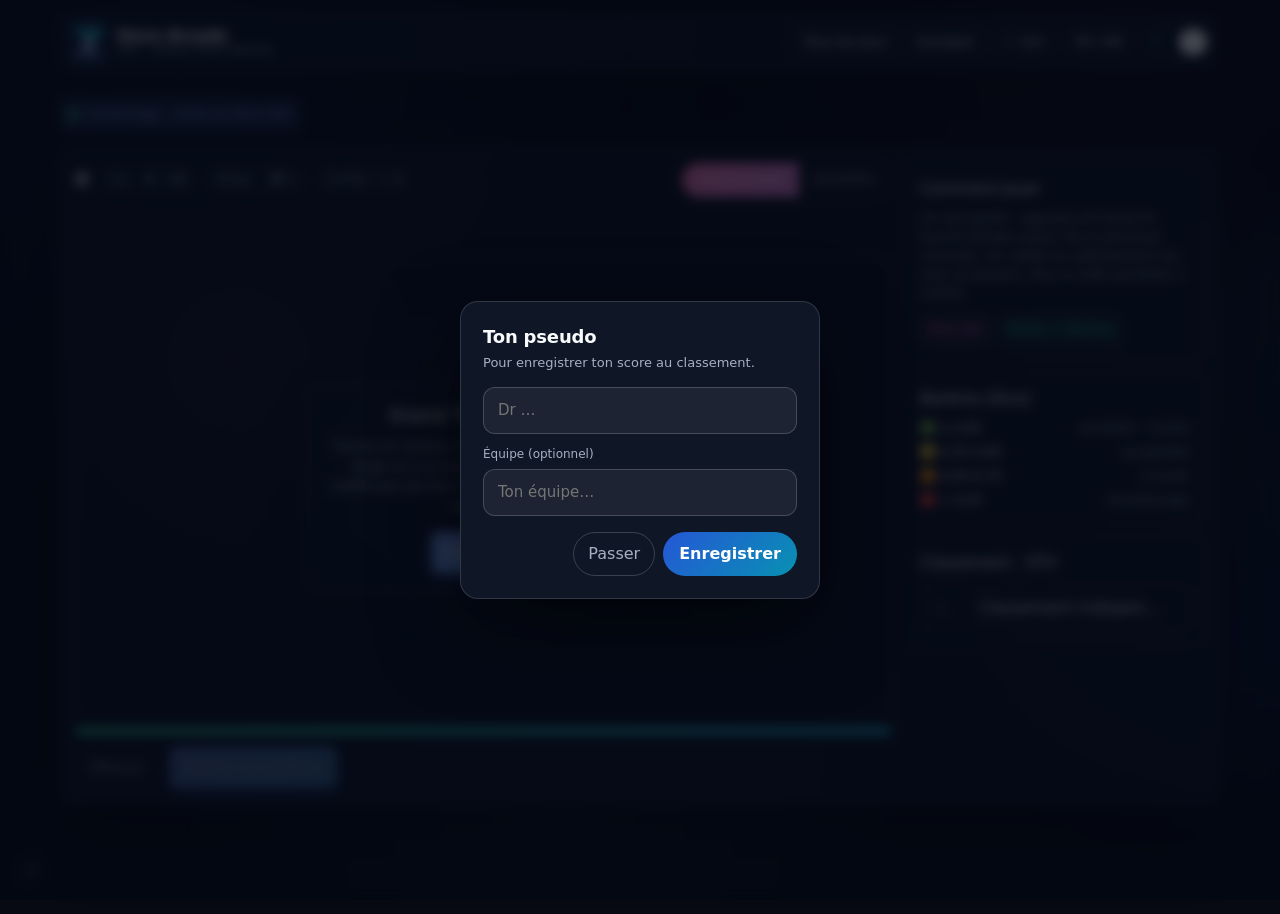
<file: games/gtv/index.html>
<!DOCTYPE html>
<html lang="fr" data-theme="dark">
<head>
<meta charset="UTF-8" />
<meta name="viewport" content="width=device-width, initial-scale=1.0, viewport-fit=cover" />
<title>GTV — Grand Theft Volume · Onco Arcade</title>
<meta name="description" content="Contourez les organes à risque en 30 secondes. Score = Dice réel. Un jeu Onco Arcade." />

<!-- Charte graphique partagée : habillage identique à tous les jeux -->
<link rel="stylesheet" href="../../assets/onco-arcade.css" />
<link rel="icon" href="../../favicon.ico" />

<style>
  /* Styles PROPRES à ce jeu uniquement (préfixe .g-). Accent = magenta (.contour). */
  .g-scope { --game-color: var(--magenta); }

  .g-instruct {
    display: flex; align-items: baseline; gap: 10px; flex-wrap: wrap;
    margin: 0 0 10px;
  }
  .g-instruct .lbl { color: var(--muted); font-size: 13px; }
  .g-instruct .tgt {
    font-size: clamp(19px, 3.4vw, 26px); font-weight: 560; letter-spacing: -.03em;
    color: var(--magenta);
  }
  .g-instruct .side { color: var(--muted); font-size: 13px; }

  .g-canvaswrap { position: absolute; inset: 0; }
  #ct, #ink, #over { position: absolute; inset: 0; width: 100%; height: 100%; display: block; }
  #ct   { z-index: 1; }
  #over { z-index: 2; pointer-events: none; }
  #ink  { z-index: 3; touch-action: none; cursor: crosshair; }
  .g-idle #ink { cursor: default; }

  /* Bandeau de départ / repos dans la scène */
  .g-hint { position: absolute; inset: 0; z-index: 4; display: grid; place-items: center; text-align: center; padding: 26px; }
  .g-hint .card {
    max-width: 360px; padding: 18px 20px; border-radius: var(--radius);
    border: 1px solid var(--stroke); background: color-mix(in srgb, var(--card-strong) 86%, transparent);
    backdrop-filter: var(--glass-blur); box-shadow: var(--shadow-soft);
  }
  .g-hint h3 { margin: 0 0 6px; font-size: 20px; letter-spacing: -.03em; font-weight: 520; }
  .g-hint p { margin: 0 0 14px; color: var(--muted); font-size: 14px; }

  /* Barre de temps */
  .g-timer { height: 6px; border-radius: 999px; overflow: hidden; background: color-mix(in srgb, var(--muted) 18%, transparent); margin: 10px 0 0; }
  .g-timer span { display: block; height: 100%; width: 100%; border-radius: inherit; background: linear-gradient(90deg, var(--green), var(--cyan)); transition: width .25s linear, background .25s linear; }
  .g-timer.warn span { background: linear-gradient(90deg, var(--amber), var(--red)); }

  /* Verdict Dice affiché sur la scène */
  .g-verdict { position: absolute; z-index: 5; left: 50%; top: 14px; transform: translateX(-50%); text-align: center; pointer-events: none; opacity: 0; transition: opacity .18s ease; }
  .g-verdict.show { opacity: 1; }
  .g-verdict .dice { font-size: clamp(40px, 9vw, 58px); font-weight: 560; letter-spacing: -.04em; line-height: 1; text-shadow: 0 2px 18px rgba(0,0,0,.5); }
  .g-verdict .pts { font-size: 14px; color: var(--muted); font-variant-numeric: tabular-nums; }
  .g-verdict .t-good { color: var(--green); }
  .g-verdict .t-ok   { color: var(--amber); }
  .g-verdict .t-bad  { color: var(--red); }

  /* Légende overlay */
  .g-legend { display: flex; gap: 12px; flex-wrap: wrap; margin-top: 10px; font-size: 12px; color: var(--muted); }
  .g-legend b { display: inline-flex; align-items: center; gap: 6px; font-weight: 420; color: var(--muted); }
  .g-legend i { width: 11px; height: 11px; border-radius: 3px; display: inline-block; }
  .g-sw-hit  { background: rgba(52,211,153,.75); }
  .g-sw-miss { background: rgba(251,113,133,.80); }
  .g-sw-over { background: rgba(96,165,250,.80); }

  /* Bandeau Garantie Humaine (round IA) */
  .g-ai {
    display: none; align-items: center; gap: 10px; margin: 0 0 10px;
    padding: 9px 12px; border: 1px solid var(--stroke); border-left: 3px solid var(--violet);
    border-radius: var(--radius-sm); background: color-mix(in srgb, var(--violet) 8%, transparent); font-size: 13.5px;
  }
  .g-ai.show { display: flex; }
  .g-ai .tag { display:inline-flex; align-items:center; gap:6px; color: var(--violet); font-weight: 520; }

  .g-tiers { display: grid; gap: 6px; margin-top: 4px; }
  .g-tier { display: flex; align-items: center; justify-content: space-between; gap: 10px; font-size: 12.5px; color: var(--muted); }
  .g-tier b { color: var(--text); font-weight: 500; }

  .g-grid { font-size: 20px; letter-spacing: 2px; line-height: 1.35; margin: 10px 0 2px; word-break: break-word; }

  .g-seg { display: inline-flex; border: 1px solid var(--stroke); border-radius: 999px; overflow: hidden; }
  .g-seg button { min-height: 34px; padding: 7px 14px; border: 0; background: transparent; color: var(--muted); cursor: pointer; font-weight: 450; font-size: 13px; }
  .g-seg button[aria-pressed="true"] { color: #fff; background: linear-gradient(135deg, var(--magenta), color-mix(in srgb, var(--magenta) 62%, var(--violet))); }

  @media (max-width: 980px){
    .oa-stage { min-height: min(64vh, 420px); }
  }
</style>

<script id="onco-arcade-query-sync">
(function(){
  try{
    var p=new URLSearchParams(location.search);
    var theme=(p.get('theme')||'').toLowerCase();
    if(theme==='dark'||theme==='light'){document.documentElement.setAttribute('data-theme',theme);localStorage.setItem('oa-theme',theme);}
    var lang=(p.get('lang')||'').toLowerCase();
    if(lang==='fr'||lang==='en'){document.documentElement.lang=lang;localStorage.setItem('oa-lang',lang);localStorage.setItem('vrt_lang',lang);}
  }catch(e){}
})();
</script>
</head>
<body class="g-scope">

<!-- ============ TOPBAR COMMUNE ============ -->
<header class="shell topbar">
  <a href="../../index.html" class="brand" aria-label="Onco Arcade">
    <span class="mark" aria-hidden="true"></span>
    <span class="brand-text">
      <span class="brand-title">Onco Arcade</span>
      <span class="brand-subtitle fr">GTV · Grand Theft Volume</span>
      <span class="brand-subtitle en">GTV · Grand Theft Volume</span>
    </span>
  </a>
  <nav class="nav" aria-label="Navigation">
    <a class="btn small" href="../../index.html#games"><span class="fr">Tous les jeux</span><span class="en">All games</span></a>
    <a class="btn small" href="../../index.html#about"><span class="fr">À propos</span><span class="en">About</span></a>
    <button class="btn small ghost" id="soundBtn" type="button" aria-pressed="true">♪ <span class="fr">Son</span><span class="en">Sound</span></button>
    <button class="btn small ghost" data-oa-lang-toggle type="button">FR / EN</button>
    <button class="toggle" data-oa-theme-toggle type="button" aria-label="Thème clair/sombre"><span></span></button>
  </nav>
</header>

<main class="shell" style="padding-top:20px;">
  <section style="padding-top:8px;">
    <div class="eyebrow"><i></i><span class="fr">Contourage · score au Dice réel</span><span class="en">Contouring · scored on real Dice</span></div>

    <div class="oa-game">
      <!-- Scène -->
      <div>
        <div class="oa-hud" style="margin-bottom:12px;">
          <span class="oa-score" id="score">0</span>
          <span class="oa-chip"><span class="fr">Cas</span><span class="en">Case</span>&nbsp;<b id="caseNo">0</b>/<b id="caseTot">12</b></span>
          <span class="oa-chip"><span class="fr">Temps</span><span class="en">Time</span>&nbsp;<b id="time">30</b>s</span>
          <span class="oa-chip"><span class="fr">Combo</span><span class="en">Combo</span>&nbsp;×<b id="combo">1</b></span>
          <span class="g-seg" style="margin-left:auto;" role="group" aria-label="Mode">
            <button id="modeEndless" type="button" aria-pressed="true"><span class="fr">Entraînement</span><span class="en">Training</span></button>
            <button id="modeDaily" type="button" aria-pressed="false"><span class="fr">Quotidien</span><span class="en">Daily</span></button>
          </span>
        </div>

        <div class="g-ai" id="aiBanner">
          <span class="tag">✦ <span class="fr">Garantie humaine</span><span class="en">Human guarantee</span></span>
          <span class="fr">Une IA a proposé ce contour. Le validez-vous, ou le corrigez-vous ?</span>
          <span class="en">An AI proposed this contour. Do you approve it, or correct it?</span>
        </div>

        <div class="g-instruct" id="instruct" style="visibility:hidden;">
          <span class="lbl fr">Contourez</span><span class="lbl en">Contour</span>
          <span class="tgt" id="tgtName">—</span>
          <span class="side" id="tgtSide"></span>
        </div>

        <div class="oa-stage g-idle" id="stage" aria-label="Coupe axiale">
          <div class="g-canvaswrap">
            <canvas id="ct"></canvas>
            <canvas id="over"></canvas>
            <canvas id="ink"></canvas>
          </div>
          <div class="g-verdict" id="verdict"><div class="dice" id="vDice">—</div><div class="pts" id="vPts"></div></div>
          <div class="g-hint" id="hint">
            <div class="card">
              <h3 class="fr">Grand Theft Volume</h3><h3 class="en">Grand Theft Volume</h3>
              <p class="fr">Tracez le contour de l'organe demandé, au doigt ou à la souris. Votre score est le coefficient de Dice réel contre le contour de référence.</p>
              <p class="en">Draw the requested structure, with finger or mouse. Your score is the real Dice coefficient against the reference contour.</p>
              <button class="btn primary" id="startBtn"><span class="fr">Démarrer</span><span class="en">Start</span></button>
            </div>
          </div>
        </div>

        <div class="g-timer" id="timerBar"><span id="timerFill"></span></div>

        <div class="oa-hud" style="margin-top:12px;">
          <button class="btn" id="clearBtn" disabled><span class="fr">Effacer</span><span class="en">Clear</span></button>
          <button class="btn primary" id="validateBtn" disabled><span class="fr">Valider le contour</span><span class="en">Validate contour</span></button>
          <button class="btn" id="aiAcceptBtn" style="display:none;"><span class="fr">Valider l'IA</span><span class="en">Approve AI</span></button>
          <button class="btn" id="aiRejectBtn" style="display:none;"><span class="fr">Corriger</span><span class="en">Correct it</span></button>
        </div>

        <div class="g-legend" id="legend" style="display:none;">
          <b><i class="g-sw-hit"></i><span class="fr">Bien contouré</span><span class="en">Correct</span></b>
          <b><i class="g-sw-miss"></i><span class="fr">Manqué (sous-contourage)</span><span class="en">Missed (under)</span></b>
          <b><i class="g-sw-over"></i><span class="fr">En trop (sur-contourage)</span><span class="en">Over-contoured</span></b>
        </div>
      </div>

      <!-- Panneau latéral -->
      <aside class="oa-side">
        <div class="control-card">
          <h4 class="fr">Comment jouer</h4><h4 class="en">How to play</h4>
          <p class="fr">Un seul geste : appuyez et tracez la boucle fermée autour de la structure nommée. On valide au relâchement (ou avec le bouton). Dice ≥ 0,85 enchaîné = combo.</p>
          <p class="en">One stroke: press and draw a closed loop around the named structure. It validates on release (or the button). Chained Dice ≥ 0.85 = combo.</p>
          <div class="pill-row"><span class="pill pink"><span class="fr">Dice réel</span><span class="en">Real Dice</span></span><span class="pill green">Mobile + Desktop</span></div>
        </div>

        <div class="control-card">
          <h4 class="fr">Barème (Dice)</h4><h4 class="en">Scoring (Dice)</h4>
          <div class="g-tiers">
            <div class="g-tier"><span>🟩 <b>≥ 0,85</b></span><span class="fr">excellent · combo</span><span class="en">excellent · combo</span></div>
            <div class="g-tier"><span>🟨 <b>0,70–0,85</b></span><span class="fr">acceptable</span><span class="en">acceptable</span></div>
            <div class="g-tier"><span>🟧 <b>0,50–0,70</b></span><span class="fr">à revoir</span><span class="en">needs work</span></div>
            <div class="g-tier"><span>🟥 <b>&lt; 0,50</b></span><span class="fr">recontourage</span><span class="en">recontour</span></div>
          </div>
        </div>

        <div class="control-card" id="teachCard" style="display:none;">
          <h4 id="teachName" class="fr">Note</h4>
          <p id="teachNote"></p>
        </div>

        <div class="control-card">
          <h4 class="fr">Classement · GTV</h4><h4 class="en">Leaderboard · GTV</h4>
          <div class="leaderboard" id="miniBoard" style="margin-top:6px;">
            <div class="score-row"><span class="rank">—</span><span class="player"><strong class="fr">Chargement…</strong><strong class="en">Loading…</strong></span><span class="points"></span></div>
          </div>
        </div>
      </aside>
    </div>
  </section>
</main>

<!-- ============ MODALE DE FIN DE PARTIE ============ -->
<div class="oa-overlay" id="over-modal">
  <div class="oa-modal" role="dialog" aria-modal="true">
    <h2 class="fr">Série terminée</h2><h2 class="en">Run complete</h2>
    <div class="oa-big" id="finalScore">0</div>
    <p class="fr" style="margin:0 0 2px;">points · Dice moyen <b id="avgDice">—</b></p>
    <p class="en" style="margin:0 0 2px;">points · mean Dice <b id="avgDiceEn">—</b></p>

    <div class="g-grid" id="shareGrid"></div>

    <div class="oa-note">
      <strong class="fr">À retenir :</strong><strong class="en">Takeaway:</strong>
      <span class="fr"> le Dice chute vite sur les petites structures (moelle, chiasma) : quelques pixels de marge y coûtent bien plus que sur un poumon. C'est le vrai piège du contourage automatique.</span>
      <span class="en"> Dice collapses on small structures (cord, chiasm): a few pixels of margin cost far more there than on a lung. That's the real trap of auto-contouring.</span>
    </div>

    <div class="oa-actions">
      <button class="btn primary" id="submitBtn"><span class="fr">Envoyer le score</span><span class="en">Submit score</span></button>
      <button class="btn" id="shareBtn"><span class="fr">Partager</span><span class="en">Share</span></button>
      <button class="btn" id="replayBtn"><span class="fr">Rejouer</span><span class="en">Replay</span></button>
    </div>
    <p id="rankLine" style="margin:12px 0 0; font-size:13px; color:var(--muted);"></p>
  </div>
</div>

<!-- ============ SCRIPTS COMMUNS ============ -->
<script src="../../assets/onco-arcade.js"></script>
<script src="../../assets/leaderboard.js"></script>
<script>
/* ================================================================
   GTV — GRAND THEFT VOLUME
   Contourage scoré au coefficient de Dice réel.
   ================================================================ */
OncoLeaderboard.config({ base: "../../api", secret: "" });
const GAME_ID = "gtv";
const N_ENDLESS = 12, N_DAILY = 8;

/* ---------- utilitaires ---------- */
const $ = (id) => document.getElementById(id);
const isEn = () => (document.documentElement.lang === "en");
const clamp = (v,a,b) => v<a?a:v>b?b:v;
function mulberry32(a){ return function(){ a|=0; a=a+0x6D2B79F5|0; let t=Math.imul(a^a>>>15,1|a); t=t+Math.imul(t^t>>>7,61|t)^t; return ((t^t>>>14)>>>0)/4294967296; }; }
function escapeHtml(s){ return String(s).replace(/[&<>"']/g,c=>({"&":"&amp;","<":"&lt;",">":"&gt;",'"':"&quot;","'":"&#39;"}[c])); }

/* ---------- géométrie : lissage + rastérisation + Dice (pur, testable) ---------- */
function smooth(ctrl, samples){           // Catmull-Rom fermé -> polygone dense
  samples = samples || 14;
  const n = ctrl.length, out = [];
  for(let i=0;i<n;i++){
    const p0=ctrl[(i-1+n)%n], p1=ctrl[i], p2=ctrl[(i+1)%n], p3=ctrl[(i+2)%n];
    for(let s=0;s<samples;s++){
      const t=s/samples, t2=t*t, t3=t2*t;
      out.push([
        0.5*((2*p1[0])+(-p0[0]+p2[0])*t+(2*p0[0]-5*p1[0]+4*p2[0]-p3[0])*t2+(-p0[0]+3*p1[0]-3*p2[0]+p3[0])*t3),
        0.5*((2*p1[1])+(-p0[1]+p2[1])*t+(2*p0[1]-5*p1[1]+4*p2[1]-p3[1])*t2+(-p0[1]+3*p1[1]-3*p2[1]+p3[1])*t3)
      ]);
    }
  }
  return out;
}
function rasterize(poly, grid){           // remplissage even-odd -> masque Uint8
  const m=new Uint8Array(grid*grid), n=poly.length;
  if(n<3) return m;
  for(let gy=0; gy<grid; gy++){
    const y=(gy+0.5)/grid; const xs=[];
    for(let i=0,j=n-1;i<n;j=i++){
      const yi=poly[i][1], yj=poly[j][1];
      if((yi>y)!==(yj>y)){ const t=(y-yi)/(yj-yi); xs.push(poly[i][0]+t*(poly[j][0]-poly[i][0])); }
    }
    xs.sort((a,b)=>a-b);
    for(let k=0;k+1<xs.length;k+=2){
      let xa=Math.ceil(xs[k]*grid-0.5), xb=Math.floor(xs[k+1]*grid-0.5);
      if(xa<0)xa=0; if(xb>grid-1)xb=grid-1;
      for(let gx=xa;gx<=xb;gx++) m[gy*grid+gx]=1;
    }
  }
  return m;
}
function diceMasks(a,b){ let A=0,B=0,I=0; for(let i=0;i<a.length;i++){ if(a[i])A++; if(b[i])B++; if(a[i]&&b[i])I++; } return (A+B)? (2*I)/(A+B) : 0; }
function pointsToNorm(pts, w, h){ return pts.map(p=>[p[0]/w, p[1]/h]); }
if (typeof module!=="undefined" && module.exports){ module.exports={mulberry32,smooth,rasterize,diceMasks}; }

/* ---------- helpers de formes ---------- */
function ell(cx,cy,rx,ry,pts,jit,seed){   // anneau elliptique organique déterministe
  const rnd=mulberry32(seed|0), a=[];
  for(let i=0;i<pts;i++){ const t=i/pts*Math.PI*2, jr=1+(rnd()*2-1)*(jit||0);
    a.push([cx+Math.cos(t)*rx*jr, cy+Math.sin(t)*ry*jr]); }
  return a;
}
function crescent(cx,cy,rOut,rIn,a0,a1,thick){ // croissant fin (constricteurs)
  const out=[], N=16;
  for(let i=0;i<=N;i++){ const t=a0+(a1-a0)*i/N; out.push([cx+Math.cos(t)*rOut, cy+Math.sin(t)*rOut*1.02]); }
  for(let i=N;i>=0;i--){ const t=a0+(a1-a0)*i/N; out.push([cx+Math.cos(t)*rIn, cy+Math.sin(t)*rIn*1.02]); }
  return out;
}
function kidney(cx,cy,s,flip){            // haricot avec hile médial
  const f=flip?-1:1;
  const raw=[[0,-1],[.55,-.9],[.9,-.4],[.95,.35],[.6,.92],[0,1],[-.35,.85],[-.12,.35],[-.4,0],[-.12,-.35],[-.35,-.85]];
  return raw.map(p=>[cx+f*p[0]*s, cy+p[1]*s*1.28]);
}

/* ---------- SCÈNES (anterior = haut, gauche-écran = droite-patient) ---------- */
/* Chaque structure : id, poly (contrôle), fill, target?, easy?, teach{fr,en}. */
const SCENES = {
  pelvis: {
    body: ell(.5,.53,.42,.34,26,.03,11),
    bone: "#e8edf6",
    structs: [
      { id:"sacrum", poly: ell(.5,.80,.10,.07,14,.05,3), fill:"bone", decor:true },
      { id:"pubis_l", poly: ell(.40,.30,.045,.035,10,.05,4), fill:"bone", decor:true },
      { id:"pubis_r", poly: ell(.60,.30,.045,.035,10,.05,5), fill:"bone", decor:true },
      { id:"vessie", poly: ell(.50,.42,.115,.105,16,.05,7), fill:"fluid", target:true, diff:1,
        fr:{name:"la vessie", side:""}, en:{name:"the bladder", side:""},
        teach:{fr:"Vessie : on contoure la paroi ET le contenu, en pleine réplétion. Repère central antérieur, au-dessus du rectum.",
               en:"Bladder: contour wall AND contents, in filling. Central anterior landmark, above the rectum."} },
      { id:"rectum", poly: ell(.50,.66,.062,.058,14,.06,9), fill:"soft", target:true, diff:3,
        fr:{name:"le rectum", side:""}, en:{name:"the rectum", side:""},
        teach:{fr:"Rectum : petite structure postérieure, tubulaire. On s'arrête à la jonction recto-sigmoïdienne / canal anal.",
               en:"Rectum: small posterior tubular structure. Stop at recto-sigmoid junction / anal canal."} },
      { id:"femur_r", poly: ell(.24,.55,.075,.075,14,.03,13), fill:"bone", target:true, diff:1,
        fr:{name:"la tête fémorale", side:"droite"}, en:{name:"the femoral head", side:"right"},
        teach:{fr:"Tête fémorale : OAR osseux, contraste franc. Contour facile — c'est l'échauffement.",
               en:"Femoral head: bony OAR, sharp contrast. Easy contour — the warm-up."} },
      { id:"femur_l", poly: ell(.76,.55,.075,.075,14,.03,14), fill:"bone", target:true, diff:1,
        fr:{name:"la tête fémorale", side:"gauche"}, en:{name:"the femoral head", side:"left"},
        teach:{fr:"Tête fémorale gauche. Attention à la latéralité : gauche patient = droite de l'écran.",
               en:"Left femoral head. Mind laterality: patient-left is screen-right."} }
    ]
  },
  abdomen: {
    body: ell(.5,.50,.40,.37,26,.03,21),
    structs: [
      { id:"vertebra", poly: ell(.50,.74,.075,.06,14,.05,22), fill:"bone", decor:true },
      { id:"liver", poly: ell(.30,.36,.20,.15,18,.05,23), fill:"soft2", decor:true },
      { id:"aorta", poly: ell(.46,.66,.026,.026,10,.04,24), fill:"fluid", decor:true },
      { id:"ivc", poly: ell(.55,.66,.03,.024,10,.04,25), fill:"fluid", decor:true },
      { id:"rein_r", poly: kidney(.28,.58,.085,true), fill:"soft", target:true, diff:2,
        fr:{name:"le rein", side:"droit"}, en:{name:"the kidney", side:"right"},
        teach:{fr:"Rein droit : haricot rétropéritonéal, hile médial vers le rachis. La contrainte dose-volume porte sur le rein entier.",
               en:"Right kidney: retroperitoneal bean, medial hilum toward the spine. The dose constraint is on the whole kidney."} },
      { id:"rein_l", poly: kidney(.72,.58,.085,false), fill:"soft", target:true, diff:2,
        fr:{name:"le rein", side:"gauche"}, en:{name:"the kidney", side:"left"},
        teach:{fr:"Rein gauche. Les deux reins comptent : mean kidney dose bilatérale.",
               en:"Left kidney. Both kidneys matter: bilateral mean kidney dose."} },
      { id:"moelle_abdo", poly: ell(.50,.72,.024,.024,12,.02,26), fill:"cord", target:true, diff:5, small:true,
        fr:{name:"la moelle épinière", side:""}, en:{name:"the spinal cord", side:""},
        teach:{fr:"Moelle : structure minuscule dans le canal rachidien. Sur une si petite cible, le Dice s'effondre pour quelques pixels — d'où les marges PRV.",
               en:"Cord: tiny structure inside the spinal canal. On such a small target Dice collapses over a few pixels — hence PRV margins."} }
    ]
  },
  thorax: {
    body: ell(.5,.50,.42,.33,26,.03,31),
    structs: [
      { id:"sternum", poly: ell(.50,.20,.05,.03,10,.05,32), fill:"bone", decor:true },
      { id:"vert_t", poly: ell(.50,.78,.06,.05,12,.05,33), fill:"bone", decor:true },
      { id:"poumon_r", poly: ell(.30,.50,.155,.20,18,.05,34), fill:"air", target:true, diff:2,
        fr:{name:"le poumon", side:"droit"}, en:{name:"the lung", side:"right"},
        teach:{fr:"Poumon : grand volume, contraste air/tissu maximal. Dice élevé facilement — mais attention à ne pas mordre sur le médiastin.",
               en:"Lung: large volume, maximal air/tissue contrast. High Dice easily — but don't bite into the mediastinum."} },
      { id:"poumon_l", poly: ell(.70,.51,.145,.19,18,.05,35), fill:"air", target:true, diff:2,
        fr:{name:"le poumon", side:"gauche"}, en:{name:"the lung", side:"left"},
        teach:{fr:"Poumon gauche, échancré par le cœur. La limite médiale suit le péricarde.",
               en:"Left lung, notched by the heart. The medial border follows the pericardium."} },
      { id:"coeur", poly: ell(.55,.60,.135,.115,16,.05,36), fill:"soft", target:true, diff:3,
        fr:{name:"le cœur", side:""}, en:{name:"the heart", side:""},
        teach:{fr:"Cœur : OAR central-gauche. On contoure le péricarde. Limite supérieure = bifurcation de l'artère pulmonaire (pas sur cette coupe unique).",
               en:"Heart: central-left OAR. Contour the pericardium. Superior limit = pulmonary artery bifurcation (not on this single slice)."} },
      { id:"moelle_thx", poly: ell(.50,.76,.023,.023,12,.02,37), fill:"cord", target:true, diff:5, small:true,
        fr:{name:"la moelle épinière", side:""}, en:{name:"the spinal cord", side:""},
        teach:{fr:"Moelle thoracique. Contrainte à quasi-tolérance zéro : la précision prime sur la vitesse.",
               en:"Thoracic cord. Near-zero-tolerance constraint: precision beats speed."} }
    ]
  },
  hn: {
    body: ell(.5,.50,.31,.31,24,.02,41),
    structs: [
      { id:"mandible_l", poly: ell(.30,.30,.05,.035,12,.06,42), fill:"bone", decor:true },
      { id:"mandible_r", poly: ell(.70,.30,.05,.035,12,.06,43), fill:"bone", decor:true },
      { id:"vert_c", poly: ell(.50,.74,.06,.05,12,.05,44), fill:"bone", decor:true },
      { id:"airway", poly: ell(.50,.50,.045,.045,12,.04,45), fill:"air", decor:true },
      { id:"parotid_r", poly: ell(.24,.52,.075,.06,14,.10,46), fill:"soft", target:true, diff:3,
        fr:{name:"la parotide", side:"droite"}, en:{name:"the parotid", side:"right"},
        teach:{fr:"Parotide : OAR clé pour la xérostomie. Bords irréguliers, entre ramus mandibulaire et muscle sterno-cléido-mastoïdien.",
               en:"Parotid: key OAR for xerostomia. Irregular borders, between mandibular ramus and sternocleidomastoid."} },
      { id:"parotid_l", poly: ell(.76,.52,.075,.06,14,.10,47), fill:"soft", target:true, diff:3,
        fr:{name:"la parotide", side:"gauche"}, en:{name:"the parotid", side:"left"},
        teach:{fr:"Parotide gauche. Épargner au moins une parotide change la qualité de vie du patient.",
               en:"Left parotid. Sparing at least one parotid changes patient quality of life."} },
      { id:"constrict", poly: crescent(.50,.53,.115,.075,-.35,Math.PI+0.35,1), fill:"soft", target:true, diff:4, thin:true,
        fr:{name:"les constricteurs pharyngés", side:""}, en:{name:"the pharyngeal constrictors", side:""},
        teach:{fr:"Constricteurs : muscle fin en fer à cheval autour du pharynx. On EXCLUT la lumière aérienne. Structure fine = Dice sévère.",
               en:"Constrictors: thin horseshoe muscle around the pharynx. EXCLUDE the air lumen. Thin structure = harsh Dice."} },
      { id:"gtv_orl", poly: ell(.38,.47,.075,.065,16,.12,48), fill:"tumor", target:true, diff:5, boss:true, artifact:true,
        fr:{name:"le GTV oropharyngé", side:""}, en:{name:"the oropharyngeal GTV", side:""},
        teach:{fr:"Boss : GTV amygdalien, avec artefacts métalliques dentaires qui brouillent les bords. C'est là que le contourage manuel garde l'avantage sur l'auto-segmentation.",
               en:"Boss: tonsillar GTV, with dental metal artefacts blurring the borders. Exactly where manual contouring still beats auto-segmentation."} }
    ]
  }
};

/* ---------- construction des cas ---------- */
function targetsOf(region){ return SCENES[region].structs.filter(s=>s.target); }
function makeCase(region, id){ return { region, id, struct: SCENES[region].structs.find(s=>s.id===id) }; }

// séquence d'entraînement : difficulté croissante, 2 rounds "Garantie humaine" insérés
const ENDLESS_SEQ = [
  {t:["pelvis","vessie"]},
  {t:["pelvis","femur_r"]},
  {t:["thorax","poumon_r"]},
  {ai:["abdomen","rein_l"]},                 // GH — contour correct
  {t:["abdomen","rein_r"]},
  {t:["thorax","coeur"]},
  {t:["hn","parotid_l"]},
  {ai:["hn","parotid_r"], flaw:"laterality"},// GH — mauvaise latéralité
  {t:["pelvis","rectum"]},
  {t:["abdomen","moelle_abdo"]},
  {t:["hn","constrict"]},
  {t:["hn","gtv_orl"]}
];

function buildEndless(){ return ENDLESS_SEQ.map(makeStep); }
function buildDaily(seed){
  const rnd=mulberry32(seed);
  const pool=[["pelvis","vessie"],["pelvis","rectum"],["pelvis","femur_r"],["pelvis","femur_l"],
    ["abdomen","rein_r"],["abdomen","rein_l"],["abdomen","moelle_abdo"],
    ["thorax","poumon_r"],["thorax","poumon_l"],["thorax","coeur"],
    ["hn","parotid_r"],["hn","parotid_l"],["hn","constrict"],["hn","gtv_orl"]];
  // mélange déterministe
  for(let i=pool.length-1;i>0;i--){ const j=Math.floor(rnd()*(i+1)); [pool[i],pool[j]]=[pool[j],pool[i]]; }
  const picks=pool.slice(0,N_DAILY-1).map(p=>({t:p}));
  // un round Garantie humaine à position aléatoire
  const ghPos=1+Math.floor(rnd()*(N_DAILY-1));
  const ghPair=pool[N_DAILY-1]; const ghFlaw=rnd()<0.5?null:"shrink";
  picks.splice(ghPos,0, ghFlaw?{ai:ghPair,flaw:ghFlaw}:{ai:ghPair});
  return picks.slice(0,N_DAILY).map(makeStep);
}
function makeStep(step){
  const pair = step.t || step.ai;
  const c = makeCase(pair[0], pair[1]);
  c.mode = step.ai ? "ai" : "draw";
  c.flaw = step.flaw || null;   // null = contour IA correct
  return c;
}

/* ---------- rendu de la coupe ---------- */
const stage=$("stage"), ctCanvas=$("ct"), overCanvas=$("over"), inkCanvas=$("ink");
const ctx=ctCanvas.getContext("2d"), octx=overCanvas.getContext("2d"), ictx=inkCanvas.getContext("2d");
let W=0, H=0, DPR=1;

function fitCanvas(){
  DPR = Math.min(window.devicePixelRatio||1, 2);
  const r = stage.getBoundingClientRect();
  W = Math.max(40, Math.round(r.width)); H = Math.max(40, Math.round(r.height));
  [ctCanvas,overCanvas,inkCanvas].forEach(cv=>{ cv.width=W*DPR; cv.height=H*DPR; });
  [ctx,octx,ictx].forEach(c=>{ c.setTransform(DPR,0,0,DPR,0,0); });
  if(state.cur) drawSlice(state.cur);
}
const FILLS = {
  air:  {a:"#05070c", b:"#0a0f18"},
  fluid:{a:"#3b4a63", b:"#28374d"},
  soft: {a:"#586377", b:"#454f61"},
  soft2:{a:"#4b5566", b:"#3c4553"},
  cord: {a:"#6f7a8e", b:"#59647a"},
  tumor:{a:"#7a6270", b:"#5f4c58"},
  bone: {a:"#eef2f9", b:"#c7cfdb"}
};
function P(ctxx, dense){ ctxx.beginPath(); dense.forEach((p,i)=> i? ctxx.lineTo(p[0]*W,p[1]*H): ctxx.moveTo(p[0]*W,p[1]*H)); ctxx.closePath(); }
function drawStruct(s){
  const dense=smooth(s.poly, 14);
  const fk = FILLS[s.fill] || FILLS.soft;
  // centre approximatif
  let cx=0,cy=0; dense.forEach(p=>{cx+=p[0];cy+=p[1];}); cx/=dense.length; cy/=dense.length;
  const g=ctx.createRadialGradient(cx*W,cy*H,2, cx*W,cy*H, Math.max(W,H)*0.16);
  g.addColorStop(0, fk.a); g.addColorStop(1, fk.b);
  ctx.save(); P(ctx,dense); ctx.fillStyle=g; ctx.fill();
  ctx.lineWidth=1; ctx.strokeStyle="rgba(255,255,255,.06)"; ctx.stroke(); ctx.restore();
  return dense;
}
function drawSlice(c){
  const sc=SCENES[c.region];
  // fond radiologique
  const bg=ctx.createLinearGradient(0,0,0,H);
  bg.addColorStop(0,"#070a12"); bg.addColorStop(1,"#04060b");
  ctx.fillStyle=bg; ctx.fillRect(0,0,W,H);
  // corps
  const body=smooth(sc.body,16);
  ctx.save(); P(ctx,body);
  const bgrad=ctx.createRadialGradient(W*.5,H*.5,10, W*.5,H*.5, Math.max(W,H)*.6);
  bgrad.addColorStop(0,"#2b3446"); bgrad.addColorStop(1,"#161d2b");
  ctx.fillStyle=bgrad; ctx.fill();
  ctx.clip();
  // grain
  const grain=ctx.createLinearGradient(0,0,W,H);
  grain.addColorStop(0,"rgba(255,255,255,.02)"); grain.addColorStop(.5,"rgba(0,0,0,.05)"); grain.addColorStop(1,"rgba(255,255,255,.02)");
  ctx.fillStyle=grain; ctx.fillRect(0,0,W,H);
  // structures (décor + cible, sans surlignage)
  sc.structs.forEach(s=>{ if(s.id!==c.id) drawStruct(s); });
  drawStruct(c.struct);
  // artefacts dentaires pour le boss
  if(c.struct.artifact){
    ctx.save(); ctx.globalCompositeOperation="lighter";
    for(let k=0;k<7;k++){ const ang=(k/7)*Math.PI*2 + .3;
      const grd=ctx.createLinearGradient(W*.5,H*.42,W*.5+Math.cos(ang)*W,H*.42+Math.sin(ang)*H);
      grd.addColorStop(0,"rgba(255,255,255,.0)"); grd.addColorStop(.5,"rgba(255,255,255,.16)"); grd.addColorStop(1,"rgba(255,255,255,0)");
      ctx.strokeStyle=grd; ctx.lineWidth=2+Math.random()*2; ctx.beginPath();
      ctx.moveTo(W*.5,H*.42); ctx.lineTo(W*.5+Math.cos(ang)*W, H*.42+Math.sin(ang)*H); ctx.stroke(); }
    ctx.restore();
  }
  ctx.restore();
  // vignette
  const vg=ctx.createRadialGradient(W*.5,H*.5,H*.3, W*.5,H*.5,H*.72);
  vg.addColorStop(0,"rgba(0,0,0,0)"); vg.addColorStop(1,"rgba(0,0,0,.45)");
  ctx.fillStyle=vg; ctx.fillRect(0,0,W,H);
}

/* overlay diff (heatmap masqué) */
function drawOverlay(refMask, plMask, grid){
  octx.clearRect(0,0,W,H);
  const off=document.createElement("canvas"); off.width=grid; off.height=grid;
  const oc=off.getContext("2d"); const img=oc.createImageData(grid,grid); const d=img.data;
  for(let i=0;i<grid*grid;i++){
    const r=refMask[i], p=plMask[i]; let R=0,G=0,B=0,A=0;
    if(r&&p){ R=52;G=211;B=153;A=150; }       // vert : intersection
    else if(r&&!p){ R=251;G=113;B=133;A=165; }// rouge : manqué
    else if(p&&!r){ R=96;G=165;B=250;A=160; } // bleu : en trop
    const k=i*4; d[k]=R; d[k+1]=G; d[k+2]=B; d[k+3]=A;
  }
  oc.putImageData(img,0,0);
  octx.imageSmoothingEnabled=true; octx.imageSmoothingQuality="high";
  octx.drawImage(off,0,0,grid,grid,0,0,W,H);
  // contour de référence net
  const dense=smooth(state.cur.struct.poly,14);
  octx.save(); P(octx,dense); octx.lineWidth=1.5; octx.setLineDash([5,4]);
  octx.strokeStyle="rgba(255,255,255,.55)"; octx.stroke(); octx.restore();
}
function drawAiContour(poly){
  octx.clearRect(0,0,W,H);
  const dense=smooth(poly,14);
  octx.save(); P(octx,dense);
  octx.fillStyle="rgba(167,139,250,.20)"; octx.fill();
  octx.lineWidth=2; octx.strokeStyle="rgba(167,139,250,.95)"; octx.stroke(); octx.restore();
}
function clearOverlay(){ octx.clearRect(0,0,W,H); }

/* ---------- saisie freehand ---------- */
let drawing=false, path=[];
function inkClear(){ ictx.clearRect(0,0,W,H); }
function inkDraw(){
  ictx.clearRect(0,0,W,H);
  if(path.length<2) return;
  ictx.beginPath(); ictx.moveTo(path[0][0],path[0][1]);
  for(let i=1;i<path.length;i++) ictx.lineTo(path[i][0],path[i][1]);
  if(!drawing) ictx.closePath();
  ictx.lineWidth=2.4; ictx.lineJoin="round"; ictx.lineCap="round";
  ictx.strokeStyle=getComputedStyle(document.documentElement).getPropertyValue("--magenta")||"#c02678";
  ictx.stroke();
  if(!drawing){ ictx.fillStyle="rgba(192,38,120,.12)"; ictx.fill(); }
}
function localPt(e){ const r=inkCanvas.getBoundingClientRect(); return [clamp(e.clientX-r.left,0,W), clamp(e.clientY-r.top,0,H)]; }
function onDown(e){ if(state.phase!=="draw") return; e.preventDefault(); drawing=true; path=[localPt(e)]; inkCanvas.setPointerCapture&&inkCanvas.setPointerCapture(e.pointerId); }
function onMove(e){ if(!drawing) return; e.preventDefault(); const p=localPt(e); const last=path[path.length-1];
  if(Math.hypot(p[0]-last[0],p[1]-last[1])>=3){ path.push(p); inkDraw(); } }
function onUp(e){ if(!drawing) return; drawing=false; inkDraw();
  $("clearBtn").disabled = path.length<3; $("validateBtn").disabled = path.length<8;
  if(path.length>=10 && state.autoValidate) validate(); }
inkCanvas.addEventListener("pointerdown",onDown);
inkCanvas.addEventListener("pointermove",onMove);
inkCanvas.addEventListener("pointerup",onUp);
inkCanvas.addEventListener("pointercancel",onUp);

/* ---------- boucle de jeu ---------- */
const GRID=180;
const state = { seq:[], idx:0, phase:"idle", cur:null, mode:"endless",
  score:0, combo:1, timeLeft:0, tickId:null, results:[], autoValidate:true };

function setPhase(p){
  state.phase=p;
  stage.classList.toggle("g-idle", p!=="draw");
}
function T(fr,en){ return isEn()?en:fr; }

function startRun(){
  if($("over-modal").classList.contains("open")) $("over-modal").classList.remove("open");
  state.seq = state.mode==="daily" ? buildDaily(todaySeed()) : buildEndless();
  state.idx=0; state.score=0; state.combo=1; state.results=[];
  $("score").textContent="0"; $("combo").textContent="1";
  $("caseTot").textContent = state.seq.length;
  $("hint").style.display="none";
  $("legend").style.display="none";
  $("teachCard").style.display="none";
  nextCase();
}
function nextCase(){
  clearOverlay(); inkClear(); path=[]; $("verdict").classList.remove("show");
  $("teachCard").style.display="none"; $("legend").style.display="none";
  if(state.idx>=state.seq.length){ return endRun(); }
  const c=state.seq[state.idx]; state.cur=c;
  $("caseNo").textContent=(state.idx+1);
  fitCanvas(); drawSlice(c);
  // instruction
  const info = isEn()? c.struct.en : c.struct.fr;
  $("tgtName").textContent = info.name;
  $("tgtSide").textContent = info.side ? (isEn()? "· "+info.side : "· "+info.side) : "";
  $("instruct").style.visibility="visible";

  if(c.mode==="ai"){ startAiRound(c); } else { startDrawRound(c); }
}
function baseTime(diff){ return 34 - diff*2; }   // 32s (facile) -> 24s (dur)

function startDrawRound(c){
  setPhase("draw");
  $("aiBanner").classList.remove("show");
  $("aiAcceptBtn").style.display="none"; $("aiRejectBtn").style.display="none";
  $("validateBtn").style.display=""; $("clearBtn").style.display="";
  $("validateBtn").disabled=true; $("clearBtn").disabled=true;
  runTimer(baseTime(c.struct.diff), ()=>validate());
}
function startAiRound(c){
  setPhase("ai");
  $("aiBanner").classList.add("show");
  $("validateBtn").style.display="none"; $("clearBtn").style.display="none";
  $("aiAcceptBtn").style.display=""; $("aiRejectBtn").style.display="";
  // contour IA : correct (léger bruit) ou biaisé (flaw)
  const ref = c.struct.poly;
  let ai;
  if(c.flaw==="laterality"){
    // reflète horizontalement -> mauvais côté
    ai = ref.map(p=>[1-p[0], p[1]]);
  } else if(c.flaw==="shrink"){
    const cx=avg(ref,0), cy=avg(ref,1);
    ai = ref.map(p=>[cx+(p[0]-cx)*0.68, cy+(p[1]-cy)*0.68]);
  } else {
    const rnd=mulberry32(700+state.idx);
    ai = ref.map(p=>[p[0]+(rnd()*2-1)*0.012, p[1]+(rnd()*2-1)*0.012]);
  }
  c._ai=ai;
  drawAiContour(ai);
  runTimer(baseTime(c.struct.diff), ()=>resolveAi(true)); // temps écoulé = accepte par défaut
}
function avg(poly,k){ let s=0; poly.forEach(p=>s+=p[k]); return s/poly.length; }

function runTimer(sec, onEnd){
  clearInterval(state.tickId);
  state.timeLeft=sec; $("time").textContent=sec;
  setTimer(1);
  state.tickId=setInterval(()=>{
    state.timeLeft--; $("time").textContent=Math.max(0,state.timeLeft);
    setTimer(state.timeLeft/sec);
    if(state.timeLeft<=0){ clearInterval(state.tickId); onEnd(); }
  },1000);
}
function setTimer(frac){ frac=clamp(frac,0,1); $("timerFill").style.width=(frac*100)+"%"; $("timerBar").classList.toggle("warn", frac<0.34); }

/* validation d'un contour dessiné */
function validate(){
  if(state.phase!=="draw") return;
  clearInterval(state.tickId); setPhase("reveal");
  const c=state.cur;
  const refDense=smooth(c.struct.poly,14);
  const refMask=rasterize(refDense, GRID);
  let dice=0, plMask=new Uint8Array(GRID*GRID);
  if(path.length>=3){
    const norm=pointsToNorm(path, W, H);
    plMask=rasterize(norm, GRID);
    dice=diceMasks(refMask, plMask);
  }
  drawOverlay(refMask, plMask, GRID);
  inkClear();
  commitResult(c, dice, false);
}
/* résolution d'un round Garantie humaine */
function resolveAi(accepted){
  if(state.phase!=="ai") return;
  clearInterval(state.tickId); setPhase("reveal");
  const c=state.cur;
  const flawed = !!c.flaw;
  const refDense=smooth(c.struct.poly,14);
  const refMask=rasterize(refDense,GRID);
  const aiMask=rasterize(smooth(c._ai,14),GRID);
  drawOverlay(refMask, aiMask, GRID);
  // jugement correct : accepter un bon / refuser un mauvais
  const correct = (accepted && !flawed) || (!accepted && flawed);
  const dice = diceMasks(refMask, aiMask);
  commitResult(c, dice, true, {accepted, flawed, correct});
}

function commitResult(c, dice, isAi, ai){
  // barème
  let pts;
  if(isAi){
    pts = ai.correct ? 700 : 0;
    if(ai.correct) state.combo=Math.min(state.combo+1,3); else state.combo=1;
  } else {
    const graded = dice<0.5 ? 0 : Math.round(Math.pow(dice,1.6)*1000);
    const timeBonus = Math.round(Math.max(0,state.timeLeft)* (dice>=0.7?8:2));
    pts = Math.round((graded+timeBonus)*state.combo);
    if(dice>=0.85) state.combo=Math.min(state.combo+1,3); else state.combo=1;
  }
  state.score += pts; state.results.push({dice, isAi, correct: isAi?ai.correct:null});
  $("score").textContent = state.score.toLocaleString(isEn()?"en-US":"fr-FR");
  $("combo").textContent = state.combo;

  // verdict visuel
  const tier = tierOf(isAi? (ai.correct?0.9:0.2) : dice);
  const v=$("verdict"); const vd=$("vDice"), vp=$("vPts");
  vd.className="dice "+tier.cls;
  vd.textContent = isAi ? (ai.correct? T("Bon appel","Good call") : T("Raté","Missed"))
                        : (dice*100).toFixed(0)+"%";
  vp.textContent = (pts>0?"+":"")+pts.toLocaleString(isEn()?"en-US":"fr-FR")+" "+T("pts","pts");
  v.classList.add("show");
  $("legend").style.display = isAi? "none":"flex";

  // note pédagogique
  const info=isEn()?c.struct.en:c.struct.fr;
  $("teachName").textContent = info.name.charAt(0).toUpperCase()+info.name.slice(1);
  $("teachNote").textContent = (isEn()?c.struct.teach.en:c.struct.teach.fr) +
     (isAi && ai.flawed ? " "+T("Le contour IA était biaisé ("+flawLabel(c.flaw,false)+").","The AI contour was biased ("+flawLabel(c.flaw,true)+").") : "");
  $("teachCard").style.display="";

  playTone(isAi? (ai.correct?"good":"bad") : (dice>=0.85?"good":dice>=0.7?"ok":"bad"));

  state.idx++;
  setTimeout(nextCase, 1700);
}
function flawLabel(f,en){ if(f==="laterality") return en?"wrong laterality":"mauvaise latéralité"; if(f==="shrink") return en?"missed extension":"extension manquée"; return en?"bias":"biais"; }
function tierOf(d){ if(d>=0.85) return {cls:"t-good",e:"🟩"}; if(d>=0.70) return {cls:"t-ok",e:"🟨"}; if(d>=0.50) return {cls:"t-bad",e:"🟧"}; return {cls:"t-bad",e:"🟥"}; }

/* ---------- fin de série ---------- */
function endRun(){
  setPhase("idle");
  $("instruct").style.visibility="hidden";
  $("aiBanner").classList.remove("show");
  const dices=state.results.map(r=>r.dice);
  const mean = dices.length? dices.reduce((a,b)=>a+b,0)/dices.length : 0;
  $("finalScore").textContent = state.score.toLocaleString(isEn()?"en-US":"fr-FR");
  $("avgDice").textContent = mean.toFixed(2).replace(".",",");
  $("avgDiceEn").textContent = mean.toFixed(2);
  $("shareGrid").textContent = state.results.map(r=> r.isAi ? (r.correct?"🟪":"⬛") : tierOf(r.dice).e).join("");
  $("pseudoName") && ($("pseudoName").value = OncoLeaderboard.lastName());
  $("rankLine").textContent="";
  $("over-modal").classList.add("open");
  $("hint").style.display="grid";
}

/* ---------- son ---------- */
let AC=null, soundOn=true;
function ac(){ if(!AC){ try{ AC=new (window.AudioContext||window.webkitAudioContext)(); }catch(e){} } return AC; }
function playTone(kind){
  if(!soundOn) return; const a=ac(); if(!a) return;
  const o=a.createOscillator(), g=a.createGain(); o.connect(g); g.connect(a.destination);
  const f = kind==="good"?[660,880]: kind==="ok"?[520,600]:[300,200];
  o.type="sine"; o.frequency.setValueAtTime(f[0],a.currentTime);
  o.frequency.exponentialRampToValueAtTime(f[1],a.currentTime+0.12);
  g.gain.setValueAtTime(0.0001,a.currentTime); g.gain.exponentialRampToValueAtTime(0.14,a.currentTime+0.02);
  g.gain.exponentialRampToValueAtTime(0.0001,a.currentTime+0.22);
  o.start(); o.stop(a.currentTime+0.24);
}

/* ---------- daily seed / partage ---------- */
function todaySeed(){ const d=new Date(); return d.getFullYear()*10000 + (d.getMonth()+1)*100 + d.getDate(); }
function shareText(){
  const grid=state.results.map(r=> r.isAi ? (r.correct?"🟪":"⬛") : tierOf(r.dice).e).join("");
  const mode = state.mode==="daily" ? "Quotidien "+todaySeed() : "Entraînement";
  return (isEn()?"GTV — Grand Theft Volume\n":"GTV — Grand Theft Volume\n")+
    grid+"\n"+ state.score.toLocaleString(isEn()?"en-US":"fr-FR")+" pts · "+mode+"\nprbibault.fr/arcade/games/gtv/";
}

/* ---------- câblage ---------- */
$("startBtn").addEventListener("click", ()=>{ ac(); startRun(); });
$("replayBtn").addEventListener("click", ()=>{ $("over-modal").classList.remove("open"); startRun(); });
$("validateBtn").addEventListener("click", validate);
$("clearBtn").addEventListener("click", ()=>{ path=[]; inkClear(); $("clearBtn").disabled=true; $("validateBtn").disabled=true; });
$("aiAcceptBtn").addEventListener("click", ()=>resolveAi(true));
$("aiRejectBtn").addEventListener("click", ()=>resolveAi(false));

$("modeEndless").addEventListener("click", ()=>setMode("endless"));
$("modeDaily").addEventListener("click", ()=>setMode("daily"));
function setMode(m){
  state.mode=m;
  $("modeEndless").setAttribute("aria-pressed", m==="endless");
  $("modeDaily").setAttribute("aria-pressed", m==="daily");
  $("caseTot").textContent = m==="daily"? N_DAILY : N_ENDLESS;
}

$("soundBtn").addEventListener("click", ()=>{ soundOn=!soundOn; $("soundBtn").setAttribute("aria-pressed",soundOn); $("soundBtn").style.opacity=soundOn?1:.55; });

$("shareBtn").addEventListener("click", async ()=>{
  const txt=shareText();
  try{
    if(navigator.share){ await navigator.share({text:txt}); }
    else { await navigator.clipboard.writeText(txt); OncoArcade.toast(T("Résultat copié","Result copied"),"ok"); }
  }catch(e){ try{ await navigator.clipboard.writeText(txt); OncoArcade.toast(T("Résultat copié","Result copied"),"ok"); }catch(_){} }
});

$("submitBtn").addEventListener("click", async ()=>{
  const btn=$("submitBtn"); btn.disabled=true;
  const meta = (state.mode==="daily"?"daily|"+todaySeed():"training")+"|d"+
    (state.results.length? (state.results.reduce((a,r)=>a+r.dice,0)/state.results.length).toFixed(2):"0");
  try{
    // le module namegate intercepte submit.php et injecte pseudo + équipe
    const r = await OncoLeaderboard.submit({ game: GAME_ID, name: OncoLeaderboard.lastName()||"", score: state.score, meta });
    $("rankLine").textContent = isEn()
      ? ("Rank "+r.rank+" / "+r.total+" · best: "+r.best)
      : ("Rang "+r.rank+" / "+r.total+" · meilleur : "+r.best);
    OncoArcade.toast(T("Score enregistré","Score saved"),"ok");
    loadBoard();
  }catch(e){ OncoArcade.toast(T("Erreur réseau","Network error"),"err"); }
  finally{ btn.disabled=false; }
});

async function loadBoard(){
  const box=$("miniBoard");
  try{
    const data=await OncoLeaderboard.top({ game:GAME_ID, period:"week", limit:5 });
    if(!data.rows||!data.rows.length){
      box.innerHTML='<div class="score-row"><span class="rank">—</span><span class="player"><strong class="fr">Aucun score cette semaine</strong><strong class="en">No score this week</strong></span><span class="points"></span></div>';
      return;
    }
    box.innerHTML=data.rows.map(r=>
      '<div class="score-row"><span class="rank">'+String(r.rank).padStart(2,"0")+
      '</span><span class="player"><strong>'+escapeHtml(r.name)+'</strong>'+
      (r.team?'<span>'+escapeHtml(r.team)+'</span>':'')+
      '</span><span class="points">'+Number(r.score).toLocaleString(isEn()?"en-US":"fr-FR")+'</span></div>'
    ).join("");
  }catch(e){
    box.innerHTML='<div class="score-row"><span class="rank">—</span><span class="player"><strong class="fr">Classement indisponible</strong><strong class="en">Leaderboard unavailable</strong></span><span class="points"></span></div>';
  }
}

/* langue : redessiner l'instruction courante */
document.addEventListener("oa:langchange", ()=>{
  if(state.cur){ const info=isEn()?state.cur.struct.en:state.cur.struct.fr;
    $("tgtName").textContent=info.name; $("tgtSide").textContent=info.side?"· "+info.side:""; }
  loadBoard();
});
window.addEventListener("resize", fitCanvas);

/* init */
setMode("endless");
fitCanvas();
loadBoard();
</script>

<!-- ============ MODULE NAMEGATE (identique à tous les jeux) ============ -->
<div id="oaNameAsk" style="display:none;position:fixed;inset:0;z-index:2147483000;background:rgba(3,8,18,.74);-webkit-backdrop-filter:blur(6px);backdrop-filter:blur(6px);align-items:center;justify-content:center;padding:20px;font-family:ui-sans-serif,system-ui,-apple-system,'Segoe UI',Roboto,Arial,sans-serif">
  <div style="width:min(360px,94vw);background:#0f1626;color:#f8fafc;border:1px solid rgba(255,255,255,.14);border-radius:18px;padding:22px;box-shadow:0 30px 80px rgba(0,0,0,.55)">
    <div id="oaNameAskTitle" style="font-size:18px;font-weight:560;letter-spacing:-.01em;margin-bottom:4px">Ton pseudo</div>
    <div id="oaNameAskSub" style="font-size:13px;color:#a7b0c2;line-height:1.4;margin-bottom:14px">Pour enregistrer ton score au classement.</div>
    <input id="oaNameAskInput" maxlength="18" placeholder="Dr …" autocomplete="off" spellcheck="false" style="width:100%;box-sizing:border-box;font:inherit;font-size:15px;font-weight:520;color:#f8fafc;background:rgba(255,255,255,.06);border:1px solid rgba(255,255,255,.18);border-radius:12px;padding:12px 14px;outline:none">
    <div id="oaTeamLabel" style="font-size:12px;color:#a7b0c2;margin:12px 0 5px">Équipe (optionnel)</div>
    <div id="oaTeamWrap" style="position:relative">
    <input id="oaNameAskTeam" maxlength="24" placeholder="Ton équipe…" autocomplete="off" spellcheck="false" style="width:100%;box-sizing:border-box;font:inherit;font-size:15px;font-weight:520;color:#f8fafc;background:rgba(255,255,255,.06);border:1px solid rgba(255,255,255,.18);border-radius:12px;padding:12px 14px;outline:none">
    <div id="oaTeamMenu" style="position:absolute;left:0;right:0;top:calc(100% + 6px);z-index:6;background:#0f1626;border:1px solid rgba(255,255,255,.16);border-radius:12px;box-shadow:0 22px 55px rgba(0,0,0,.55);max-height:172px;overflow:auto;display:none"></div>
    </div>
    <div style="display:flex;gap:8px;margin-top:16px;justify-content:flex-end">
      <button id="oaNameAskSkip" type="button" style="font:inherit;font-weight:520;color:#a7b0c2;background:none;border:1px solid rgba(255,255,255,.18);border-radius:999px;padding:9px 14px;cursor:pointer">Passer</button>
      <button id="oaNameAskOk" type="button" style="font:inherit;font-weight:560;color:#fff;background:linear-gradient(135deg,#2557d6,#0891b2);border:none;border-radius:999px;padding:9px 16px;cursor:pointer">Enregistrer</button>
    </div>
  </div>
</div>
<script id="oa-namegate">
(function(){
  var DEFAULTS = ['','—','-','dr','dr …','dr...','anonyme','anonymous','ninja','joueur','player','name','nom','pseudo'];
  function isDefault(n){ return DEFAULTS.indexOf((n||'').trim().toLowerCase()) >= 0; }
  function isEn(){ var l=(document.documentElement.getAttribute('lang')||document.documentElement.lang||navigator.language||'fr'); return String(l).slice(0,2).toLowerCase()==='en'; }
  function lget(k){ try{ return localStorage.getItem(k)||''; }catch(e){ return ''; } }
  function lset(k,v){ try{ localStorage.setItem(k,v); }catch(e){} }

  var teamsLoaded=false;
  function loadTeams(){
    if(teamsLoaded) return; teamsLoaded=true;
    try{
      fetch('../../api/teams.php',{cache:'no-store'}).then(function(r){return r.ok?r.json():null;}).then(function(d){
        if(d&&d.ok&&Array.isArray(d.teams)){ window.__oaTeams=d.teams.map(function(t){return String(t);}); }
      }).catch(function(){});
    }catch(e){}
  }
  function oaRenderTeamMenu(){
    var tinp=document.getElementById('oaNameAskTeam'), menu=document.getElementById('oaTeamMenu');
    if(!tinp||!menu) return;
    var q=(tinp.value||'').toLowerCase();
    var list=(window.__oaTeams||[]).filter(function(t){return t && t.toLowerCase().indexOf(q)>=0;}).slice(0,8);
    if(!list.length){ menu.style.display='none'; menu.innerHTML=''; return; }
    menu.innerHTML=list.map(function(t){return '<div style="padding:11px 14px;font-size:14px;color:#f8fafc;cursor:pointer;border-bottom:1px solid rgba(255,255,255,.07)">'+String(t).replace(/</g,'&lt;')+'</div>';}).join('');
    Array.prototype.forEach.call(menu.children,function(el){
      el.onmousedown=function(e){ e.preventDefault(); tinp.value=el.textContent; menu.style.display='none'; };
      el.ontouchstart=function(e){ e.preventDefault(); tinp.value=el.textContent; menu.style.display='none'; };
    });
    menu.style.display='block';
  }
  function oaWireTeam(){
    var tinp=document.getElementById('oaNameAskTeam'), menu=document.getElementById('oaTeamMenu');
    if(!tinp||tinp._oaWired) return; tinp._oaWired=true;
    tinp.addEventListener('focus', oaRenderTeamMenu);
    tinp.addEventListener('input', oaRenderTeamMenu);
    tinp.addEventListener('blur', function(){ setTimeout(function(){ if(menu) menu.style.display='none'; }, 180); });
  }
  window.oaEnsureIdentity = function(bodyName){
    return new Promise(function(resolve){
      var sName=lget('oa-name').trim(), sTeam=lget('oa-team').trim(), asked=lget('oa-id2')==='1';
      var haveName = (bodyName && !isDefault(bodyName)) ? String(bodyName).trim() : sName;
      if(asked && haveName){ resolve({name:haveName, team:sTeam}); return; }
      var el=document.getElementById('oaNameAsk');
      if(!el){ resolve({name:haveName||(isEn()?'Anonymous':'Anonyme'), team:sTeam}); return; }
      loadTeams(); oaWireTeam();
      var inp=document.getElementById('oaNameAskInput'), tinp=document.getElementById('oaNameAskTeam');
      var ok=document.getElementById('oaNameAskOk'), skip=document.getElementById('oaNameAskSkip');
      var en=isEn();
      document.getElementById('oaNameAskTitle').textContent = en?'Your name':'Ton pseudo';
      document.getElementById('oaNameAskSub').textContent   = en?'To save your score on the leaderboard.':'Pour enregistrer ton score au classement.';
      document.getElementById('oaTeamLabel').textContent    = en?'Team (optional)':'Équipe (optionnel)';
      tinp.placeholder = en?'Your team…':'Ton équipe…';
      ok.textContent = en?'Save':'Enregistrer'; skip.textContent = en?'Skip':'Passer';
      inp.value=haveName||''; tinp.value=sTeam||'';
      el.style.display='flex'; setTimeout(function(){ try{(inp.value?tinp:inp).focus();}catch(e){} },60);
      function done(nm,tm,persist){
        el.style.display='none'; ok.onclick=null; skip.onclick=null; inp.onkeydown=null; tinp.onkeydown=null;
        if(persist){ lset('oa-name',nm); lset('oa-team',tm); lset('oa-identity','1'); lset('oa-id2','1'); }
        resolve({name:nm, team:tm});
      }
      ok.onclick=function(){ done(inp.value.trim()||(en?'Anonymous':'Anonyme'), tinp.value.trim(), true); };
      skip.onclick=function(){ done(haveName||(en?'Anonymous':'Anonyme'), sTeam||'', false); };
      inp.onkeydown=function(e){ if(e.key==='Enter'){ e.preventDefault(); tinp.focus(); } };
      tinp.onkeydown=function(e){ if(e.key==='Enter'){ e.preventDefault(); ok.onclick(); } };
    });
  };
  window.oaAskName = function(cur){ return window.oaEnsureIdentity(cur).then(function(id){ return id.name; }); };
  setTimeout(function(){ try{ if(lget('oa-id2')!=='1') window.oaEnsureIdentity(''); }catch(e){} }, 500);

  if(window.fetch && !window.__oaNameGate){
    window.__oaNameGate = true;
    var orig = window.fetch;
    window.fetch = function(url, opts){
      try{
        var u = (typeof url==='string') ? url : (url && url.url) || '';
        if(u.indexOf('submit.php')>=0 && opts && opts.method && String(opts.method).toUpperCase()==='POST' && typeof opts.body==='string'){
          var body = JSON.parse(opts.body);
          if(body && ('name' in body)){
            return window.oaEnsureIdentity(body.name).then(function(id){
              body.name = id.name; body.team = id.team || '';
              var o2 = {}; for(var k in opts){ o2[k]=opts[k]; } o2.body = JSON.stringify(body);
              return orig.call(window, url, o2);
            });
          }
        }
      }catch(e){}
      return orig.apply(window, arguments);
    };
  }
})();
</script>

<!-- ============ MODULE "SIGNALER UN PROBLÈME" (identique à tous les jeux) ============ -->
<button id="oaReportBtn" type="button" aria-label="Signaler un problème" style="position:fixed;left:12px;bottom:12px;z-index:2147482000;width:38px;height:38px;border-radius:50%;border:1px solid rgba(148,163,184,.35);background:rgba(15,22,38,.55);color:#e5e9f0;font-size:17px;line-height:1;cursor:pointer;-webkit-backdrop-filter:blur(6px);backdrop-filter:blur(6px);opacity:.55;transition:opacity .15s;font-family:ui-sans-serif,system-ui,sans-serif" onmouseover="this.style.opacity=1" onmouseout="this.style.opacity=.55" title="Signaler un problème">⚠</button>
<div id="oaReport" style="display:none;position:fixed;inset:0;z-index:2147483100;background:rgba(3,8,18,.74);-webkit-backdrop-filter:blur(6px);backdrop-filter:blur(6px);align-items:center;justify-content:center;padding:20px;font-family:ui-sans-serif,system-ui,-apple-system,'Segoe UI',Roboto,Arial,sans-serif">
  <div style="width:min(420px,94vw);background:#0f1626;color:#f8fafc;border:1px solid rgba(255,255,255,.14);border-radius:18px;padding:22px;box-shadow:0 30px 80px rgba(0,0,0,.55)">
    <div id="oaReportTitle" style="font-size:18px;font-weight:560;letter-spacing:-.01em;margin-bottom:4px">Signaler un problème</div>
    <div id="oaReportSub" style="font-size:13px;color:#a7b0c2;line-height:1.4;margin-bottom:14px">Décrivez le souci ; il me sera envoyé par e-mail. Aucune adresse n’est affichée.</div>
    <div id="oaReportForm">
      <label id="oaReportGameLbl" style="font-size:12px;color:#a7b0c2;display:block;margin-bottom:5px">Jeu concerné</label>
      <select id="oaReportGame" style="width:100%;box-sizing:border-box;font:inherit;font-size:14px;font-weight:500;color:#f8fafc;background:rgba(255,255,255,.06);border:1px solid rgba(255,255,255,.18);border-radius:12px;padding:11px 12px;outline:none;margin-bottom:12px"></select>
      <label id="oaReportMsgLbl" style="font-size:12px;color:#a7b0c2;display:block;margin-bottom:5px">Description</label>
      <textarea id="oaReportMsg" rows="5" maxlength="4000" placeholder="Que s’est-il passé ?" style="width:100%;box-sizing:border-box;font:inherit;font-size:14px;color:#f8fafc;background:rgba(255,255,255,.06);border:1px solid rgba(255,255,255,.18);border-radius:12px;padding:11px 12px;outline:none;resize:vertical"></textarea>
      <div id="oaReportErr" style="display:none;font-size:12px;color:#fb7185;margin-top:8px"></div>
      <div style="display:flex;gap:8px;margin-top:16px;justify-content:flex-end">
        <button id="oaReportCancel" type="button" style="font:inherit;font-weight:520;color:#a7b0c2;background:none;border:1px solid rgba(255,255,255,.18);border-radius:999px;padding:9px 14px;cursor:pointer">Annuler</button>
        <button id="oaReportSend" type="button" style="font:inherit;font-weight:560;color:#fff;background:linear-gradient(135deg,#2557d6,#0891b2);border:none;border-radius:999px;padding:9px 16px;cursor:pointer">Envoyer</button>
      </div>
    </div>
    <div id="oaReportDone" style="display:none;text-align:center;padding:10px 0">
      <div style="font-size:34px;line-height:1">✅</div>
      <div id="oaReportDoneTxt" style="font-size:15px;font-weight:520;margin-top:8px">Merci, c’est envoyé.</div>
      <button id="oaReportClose2" type="button" style="margin-top:16px;font:inherit;font-weight:560;color:#fff;background:linear-gradient(135deg,#2557d6,#0891b2);border:none;border-radius:999px;padding:9px 18px;cursor:pointer">Fermer</button>
    </div>
  </div>
</div>
<script id="oa-report">
(function(){
  var GAMES=[['gtv','GTV — Grand Theft Volume'],['plan-please','Plan, Please'],['ok-chimio','OK Chimio'],['arc-racer','Arc Racer'],['beamlet','Beamlet'],['bragg-peak','Bragg Peak'],['fraction-hero','Fraction Hero'],['seed-master','Seed Master'],['mlc-ninja','MLC Ninja'],['tumor-board','Tumor Board'],['radcraft','RadCraft']];
  function isEn(){ var l=(document.documentElement.getAttribute('lang')||document.documentElement.lang||navigator.language||'fr'); return String(l).slice(0,2).toLowerCase()==='en'; }
  function API(){ return /\/games\/[^/]+\//.test(location.pathname) ? '../../api' : 'api'; }
  function curGame(){ var m=location.pathname.match(/\/games\/([a-z0-9-]+)\//i); return m?m[1]:''; }
  var el=document.getElementById('oaReport');
  var sel=document.getElementById('oaReportGame'), msg=document.getElementById('oaReportMsg'), err=document.getElementById('oaReportErr');
  var form=document.getElementById('oaReportForm'), done=document.getElementById('oaReportDone');
  function labels(){
    var en=isEn();
    document.getElementById('oaReportTitle').textContent=en?'Report a problem':'Signaler un problème';
    document.getElementById('oaReportSub').textContent=en?'Describe the issue; it will be emailed to me. No address is shown.':'Décrivez le souci ; il me sera envoyé par e-mail. Aucune adresse n’est affichée.';
    document.getElementById('oaReportGameLbl').textContent=en?'Game concerned':'Jeu concerné';
    document.getElementById('oaReportMsgLbl').textContent=en?'Description':'Description';
    msg.placeholder=en?'What happened?':'Que s’est-il passé ?';
    document.getElementById('oaReportCancel').textContent=en?'Cancel':'Annuler';
    document.getElementById('oaReportSend').textContent=en?'Send':'Envoyer';
    document.getElementById('oaReportDoneTxt').textContent=en?'Thanks, it’s been sent.':'Merci, c’est envoyé.';
    document.getElementById('oaReportClose2').textContent=en?'Close':'Fermer';
    document.getElementById('oaReportBtn').setAttribute('aria-label',en?'Report a problem':'Signaler un problème');
    document.getElementById('oaReportBtn').title=en?'Report a problem':'Signaler un problème';
  }
  function fillSelect(){
    var en=isEn(), cur=curGame();
    var html='<option value="">'+(en?'The site / hub':'Le site / le hub')+'</option>';
    GAMES.forEach(function(g){ html+='<option value="'+g[0]+'">'+g[1]+'</option>'; });
    html+='<option value="other">'+(en?'Other':'Autre')+'</option>';
    sel.innerHTML=html; sel.value=cur||'';
  }
  window.oaReport=function(){
    labels(); fillSelect();
    err.style.display='none'; msg.value=''; form.style.display='block'; done.style.display='none';
    el.style.display='flex'; setTimeout(function(){ try{msg.focus();}catch(e){} },60);
  };
  function close(){ el.style.display='none'; }
  document.getElementById('oaReportBtn').onclick=window.oaReport;
  document.getElementById('oaReportCancel').onclick=close;
  document.getElementById('oaReportClose2').onclick=close;
  el.addEventListener('click',function(e){ if(e.target===el) close(); });
  document.getElementById('oaReportSend').onclick=function(){
    var en=isEn(); var text=(msg.value||'').trim();
    if(text.length<3){ err.textContent=en?'Please describe the problem.':'Merci de décrire le problème.'; err.style.display='block'; return; }
    var btn=this; btn.disabled=true; btn.style.opacity=.6;
    fetch(API()+'/report.php',{method:'POST',headers:{'Content-Type':'application/json'},body:JSON.stringify({game:sel.value,message:text,page:location.href})})
      .then(function(r){return r.ok?r.json():null;}).then(function(d){
        btn.disabled=false; btn.style.opacity=1;
        if(d&&d.ok){ form.style.display='none'; done.style.display='block'; }
        else { err.textContent=en?'Sending failed. Please try again later.':'Envoi impossible. Réessayez plus tard.'; err.style.display='block'; }
      }).catch(function(){ btn.disabled=false; btn.style.opacity=1; err.textContent=en?'Network error.':'Erreur réseau.'; err.style.display='block'; });
  };
})();
</script>
</body>
</html>
</file>
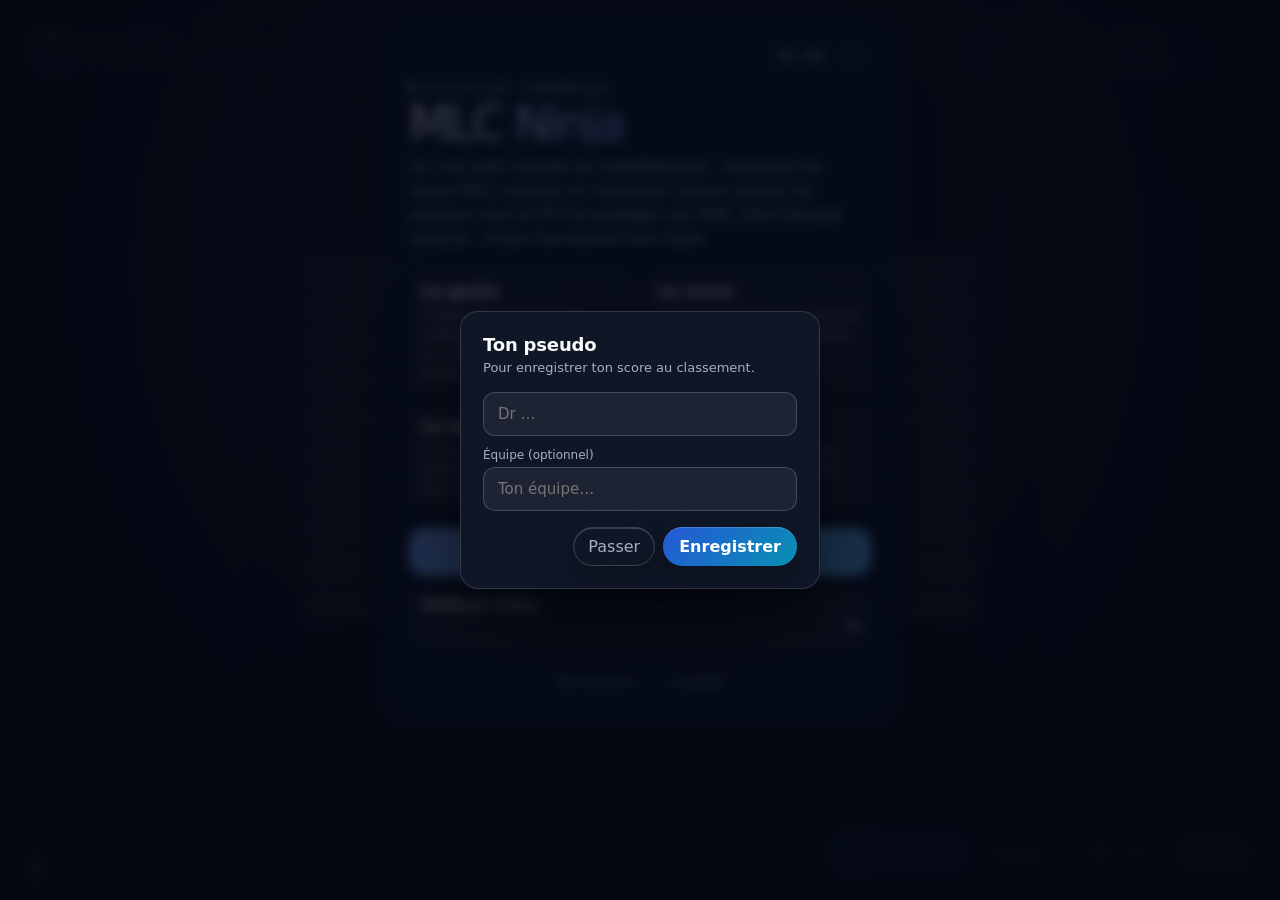
<file: games/mlc-ninja/index.html>
<!doctype html>
<html lang="fr">
<head>
<meta charset="utf-8">
<meta name="viewport" content="width=device-width,initial-scale=1,maximum-scale=1,user-scalable=no, viewport-fit=cover">
<title>MLC Ninja — Auto Start</title>
<style>
:root{--bg:#050713;--panel:rgba(9,14,31,.78);--line:rgba(255,255,255,.14);--text:#edf8ff;--muted:#9fb2c8;--cyan:#35eaff;--green:#63ffae;--pink:#ff4fc3;--orange:#ffb04f;--red:#ff4268;--yellow:#ffe36e}
*{box-sizing:border-box;-webkit-tap-highlight-color:transparent}html,body{margin:0;height:100%;overflow:hidden;background:#03040a;color:var(--text);font-family:Inter,system-ui,-apple-system,Segoe UI,Roboto,Arial}canvas{position:fixed;inset:0;width:100%;height:100%;touch-action:none}button{font:inherit;cursor:pointer;font-weight:560;color:white;border:1px solid var(--line);border-radius:16px;padding:11px 14px;background:linear-gradient(180deg,rgba(255,255,255,.14),rgba(255,255,255,.05));box-shadow:0 12px 30px rgba(0,0,0,.25),inset 0 1px rgba(255,255,255,.18)}button:active{transform:translateY(1px)}.primary{background:linear-gradient(135deg,#10d8ff,#805dff 52%,#ff4fd2)}.danger{background:linear-gradient(135deg,#ff4268,#ff9e3f)}#hud{position:fixed;inset:0;display:flex;flex-direction:column;justify-content:space-between;padding:14px;pointer-events:none}.top{display:flex;justify-content:space-between;gap:12px}.brand,.chips,.panel,.controls{pointer-events:auto;background:var(--panel);border:1px solid var(--line);backdrop-filter:blur(18px);box-shadow:0 22px 70px rgba(0,0,0,.34)}.brand{display:flex;gap:11px;align-items:center;border-radius:22px;padding:12px 14px}.logo{width:42px;height:42px;border-radius:15px;background:conic-gradient(from 120deg,var(--cyan),var(--pink),var(--yellow),var(--cyan));display:grid;place-items:center;color:#06101f;font-weight:560;box-shadow:0 0 34px rgba(53,234,255,.35)}h1{margin:0;font-size:17px;letter-spacing:-.03em}.sub{font-size:12px;color:var(--muted);margin-top:2px}.chips{border-radius:22px;padding:9px;display:grid;grid-template-columns:repeat(4,minmax(62px,1fr));gap:8px;min-width:min(620px,58vw)}.chip{background:rgba(255,255,255,.06);border:1px solid rgba(255,255,255,.09);border-radius:16px;padding:8px 10px}.chip small{display:block;color:var(--muted);font-size:10px;text-transform:uppercase;letter-spacing:.08em}.chip b{font-size:19px}.bottom{display:flex;justify-content:space-between;align-items:flex-end;gap:14px}.panel{width:min(435px,100%);border-radius:24px;padding:13px}.row{display:flex;justify-content:space-between;font-size:12px;color:var(--muted);margin:4px 0 7px}.bar{height:13px;background:rgba(255,255,255,.08);border:1px solid rgba(255,255,255,.08);border-radius:999px;overflow:hidden;margin-bottom:8px}.fill{height:100%;width:0;background:linear-gradient(90deg,var(--cyan),var(--green));border-radius:999px;box-shadow:0 0 22px rgba(99,255,174,.45)}.red{background:linear-gradient(90deg,var(--yellow),var(--red))}.tip{font-size:12px;color:#c9d8ec;line-height:1.35}.controls{display:flex;gap:10px;align-items:center;border-radius:24px;padding:10px}#overlay{position:fixed;inset:0;display:grid;place-items:center;background:radial-gradient(circle at 50% 40%,rgba(27,37,80,.62),rgba(2,3,8,.88));backdrop-filter:blur(8px);z-index:5}.card{width:min(720px,calc(100vw - 28px));border-radius:32px;border:1px solid rgba(255,255,255,.16);background:linear-gradient(135deg,rgba(14,22,50,.94),rgba(7,8,22,.92));padding:28px;box-shadow:0 40px 120px rgba(0,0,0,.58),inset 0 0 70px rgba(53,234,255,.06)}.card h2{font-size:48px;line-height:.92;letter-spacing:-.06em;margin:0 0 10px}.card p{color:#c9d8ec;line-height:1.5;margin:0 0 18px}.grid{display:grid;grid-template-columns:1fr 1fr;gap:10px;margin:18px 0}.mini{border-radius:18px;border:1px solid rgba(255,255,255,.1);background:rgba(255,255,255,.06);padding:12px}.mini b{display:block;margin-bottom:4px}.mini span{font-size:12px;color:var(--muted)}#toast{position:fixed;left:50%;top:46%;transform:translate(-50%,-50%) scale(.92);opacity:0;z-index:4;padding:14px 20px;border-radius:19px;background:rgba(5,10,23,.76);border:1px solid rgba(255,255,255,.15);box-shadow:0 24px 90px rgba(0,0,0,.5),0 0 44px rgba(53,234,255,.18);font-size:30px;font-weight:560;letter-spacing:-.04em;pointer-events:none;transition:.18s}.show{opacity:1!important;transform:translate(-50%,-50%) scale(1)!important}.leader{max-height:120px;overflow:auto;font-size:13px}.scoreline{display:flex;justify-content:space-between;border-bottom:1px solid rgba(255,255,255,.08);padding:6px 0;color:#dceaff}@media(max-width:760px){#hud{padding:10px}.top,.bottom{flex-direction:column;align-items:stretch}.chips{width:100%;min-width:0;grid-template-columns:repeat(4,1fr)}.chip{padding:7px}.chip b{font-size:15px}.controls{justify-content:center;flex-wrap:wrap}.card{padding:20px}.card h2{font-size:38px}.grid{grid-template-columns:1fr}.brand{width:100%}}
</style>
<style id="oa-menu-style">
  #overlay{ --oa-card:rgba(15,23,42,.86); --oa-text:#f8fafc; --oa-muted:#a7b0c2; --oa-stroke:rgba(255,255,255,.12);
    --oa-primary:#7aa2ff; --oa-cyan:#22d3ee; --oa-green:#34d399; --oa-amber:#f6bd60;
    background:radial-gradient(circle at 50% 30%, rgba(16,25,43,.92), rgba(7,10,18,.96))!important; }
  html[data-theme="light"] #overlay{ --oa-card:rgba(255,255,255,.9); --oa-text:#111827; --oa-muted:#667085; --oa-stroke:rgba(17,24,39,.11);
    --oa-primary:#2557d6; --oa-cyan:#0891b2; --oa-green:#047857; --oa-amber:#b45309;
    background:radial-gradient(circle at 50% 20%, rgba(238,242,249,.95), rgba(247,248,251,.98))!important; }
  #overlay .card{ background:var(--oa-card)!important; border:1px solid var(--oa-stroke)!important; color:var(--oa-text); max-width:min(520px,calc(100vw - 28px))!important; box-shadow:0 40px 120px rgba(0,0,0,.5)!important; }
  #overlay .oa-ctl{ display:flex; justify-content:flex-end; gap:6px; margin-bottom:6px; }
  #overlay .oa-ctl button{ font-size:11px; font-weight:560; color:var(--oa-muted); background:none; border:1px solid var(--oa-stroke); border-radius:999px; padding:6px 10px; box-shadow:none; }
  #overlay .oa-eyebrow{ display:inline-flex; align-items:center; gap:8px; font-size:11px; font-weight:560; letter-spacing:.14em; text-transform:uppercase; color:var(--oa-muted); margin-bottom:6px; }
  #overlay .oa-eyebrow i{ width:7px; height:7px; border-radius:999px; background:var(--oa-green); box-shadow:0 0 0 5px color-mix(in srgb,var(--oa-green) 14%,transparent); }
  #overlay h2.oa-title{ background:linear-gradient(120deg,var(--oa-text),var(--oa-primary) 45%,var(--oa-cyan)); -webkit-background-clip:text; background-clip:text; color:transparent; -webkit-text-fill-color:transparent; }
  #overlay .card p{ color:var(--oa-muted)!important; }
  #overlay .mini{ background:color-mix(in srgb,var(--oa-text) 5%,transparent)!important; border:1px solid var(--oa-stroke)!important; }
  #overlay .mini b{ color:var(--oa-text); } #overlay .mini span{ color:var(--oa-muted)!important; }
  #overlay .oa-namerow{ margin:6px 0 12px; }
  #overlay #nameInput{ width:100%; font:inherit; font-weight:520; color:var(--oa-text); background:color-mix(in srgb,var(--oa-text) 5%,transparent); border:1px solid var(--oa-stroke); border-radius:14px; padding:12px 14px; }
  #overlay #nameInput:focus{ outline:none; border-color:var(--oa-primary); }
  #overlay .primary{ background:linear-gradient(135deg,var(--oa-primary),color-mix(in srgb,var(--oa-primary) 66%,var(--oa-cyan)))!important; color:#fff!important; border:none!important; }
  #overlay .leader{ margin-top:12px; border:1px solid var(--oa-stroke); border-radius:14px; padding:8px 12px; background:color-mix(in srgb,var(--oa-text) 4%,transparent); }
  #overlay .leader b{ color:var(--oa-text); } #overlay .scoreline{ color:var(--oa-muted)!important; border-color:var(--oa-stroke)!important; }
  #overlay .scoreline b{ color:var(--oa-text)!important; }
  #overlay .oa-links{ display:flex; gap:9px; justify-content:center; margin-top:14px; }
  #overlay .oa-links a, #overlay .oa-links button{ font-size:12.5px; font-weight:520; color:var(--oa-muted); text-decoration:none; background:none; border:1px solid var(--oa-stroke); border-radius:999px; padding:9px 14px; box-shadow:none; }
  #overlay .oa-about{ margin-top:12px; text-align:left; border:1px solid var(--oa-stroke); border-radius:16px; background:color-mix(in srgb,var(--oa-text) 4%,transparent); padding:14px 16px; }
  #overlay .oa-about p{ color:var(--oa-text)!important; font-size:13px; line-height:1.55; margin:0; }
  #overlay .oa-sig{ display:flex; align-items:center; gap:11px; margin:12px 0; }
  #overlay .oa-sig .mk{ width:32px; height:32px; border-radius:10px; flex:none; background:conic-gradient(from 180deg,var(--oa-primary),var(--oa-cyan),var(--oa-green),var(--oa-amber),var(--oa-primary)); }
  #overlay .oa-sig b{ display:block; font-size:14px; color:var(--oa-text); } #overlay .oa-sig span{ display:block; font-size:12px; color:var(--oa-muted); }
  #overlay .oa-disc{ color:var(--oa-muted)!important; font-size:12px!important; }
</style>
<script id="onco-arcade-query-sync">
(function(){
  try{
    var p=new URLSearchParams(location.search);
    var theme=(p.get('theme')||'').toLowerCase();
    if(theme==='dark'||theme==='light'){document.documentElement.setAttribute('data-theme',theme);localStorage.setItem('oa-theme',theme);}
    var lang=(p.get('lang')||'').toLowerCase();
    if(lang==='fr'||lang==='en'){document.documentElement.lang=lang;localStorage.setItem('oa-lang',lang);localStorage.setItem('vrt_lang',lang);}
  }catch(e){}
})();
</script>

<style id="oa-mlc-scroll-final">
/* Onco Arcade fix 2026-07: MLC Ninja launch reachable on mobile */
html,body{height:auto !important; min-height:100% !important; overflow-x:hidden !important; overflow-y:auto !important; -webkit-overflow-scrolling:touch;}
#overlay{overflow-x:hidden !important; overflow-y:auto !important; -webkit-overflow-scrolling:touch !important; backdrop-filter:none !important; place-items:start center !important; align-items:start !important; padding:calc(14px + env(safe-area-inset-top)) 14px calc(24px + env(safe-area-inset-bottom)) !important;}
#overlay .card{margin:0 auto !important; max-height:none !important;}
#overlay .card{max-height:none !important; overflow:visible !important; margin:0 auto !important; width:min(520px,100%) !important;}
#overlay #playBtn{display:flex !important; width:100% !important; justify-content:center !important; min-height:48px !important; margin-top:10px !important;}
@media(max-width:760px){
  #overlay .card{padding:16px !important; border-radius:20px !important;}
  #overlay .grid{grid-template-columns:1fr !important; gap:8px !important; margin:12px 0 !important;}
  #overlay .mini{padding:10px !important; border-radius:14px !important;}
  #overlay h2{font-size:34px !important;}
  #overlay .leader{max-height:100px !important;}
}
</style>

<style id="oa-mlc-mobile-launch-scroll-hardfix">

/* Hard mobile fix: overlay itself scrolls; inline display:none still hides it during gameplay */
@media (max-width: 760px), (pointer: coarse) {
  html, body {
    height: 100% !important;
    overflow: hidden !important;
  }
  #overlay[style*="display: none"] { display: none !important; }
  #overlay:not([style*="display: none"]) {
    display: block !important;
    overflow-x: hidden !important;
    overflow-y: auto !important;
    -webkit-overflow-scrolling: touch !important;
    touch-action: pan-y !important;
    padding: calc(12px + env(safe-area-inset-top, 0px)) 10px calc(32px + env(safe-area-inset-bottom, 0px)) !important;
  }
  #overlay .card {
    width: min(520px, 100%) !important;
    max-height: none !important;
    margin: 0 auto 30px !important;
    padding: 16px !important;
    border-radius: 20px !important;
  }
  #overlay .card h2 {
    font-size: clamp(30px, 12vw, 42px) !important;
    line-height: .95 !important;
  }
  #overlay .card p {
    font-size: 13px !important;
    line-height: 1.42 !important;
    margin-bottom: 12px !important;
  }
  #overlay .grid {
    grid-template-columns: 1fr !important;
    gap: 8px !important;
    margin: 12px 0 !important;
  }
  #overlay .mini { padding: 10px !important; border-radius: 14px !important; }
  #overlay #nameInput,
  #overlay #playBtn {
    min-height: 46px !important;
    width: 100% !important;
  }
  #overlay .leader { max-height: 118px !important; overflow-y: auto !important; }
  #overlay .oa-links { flex-wrap: wrap !important; }
}

</style>
<style id="oa-charte-conformance">
/* Conformité charte : pas de capitales forcées, poids légers, police système sur le chrome du menu */
.oa-eyebrow{ text-transform:none !important; letter-spacing:.01em !important; font-weight:500 !important; font-size:13px !important; }
.oa-title{ font-weight:500 !important; }
</style>
<style id="oa-overlay-hidden-fix">
/* start() masque l'overlay via .hidden ; l'id #overlay l'emporte sur la classe, d'où !important */
#overlay.hidden{ display:none !important; }
</style>
<style id="oa-vh-fill">
/* Plein ecran mobile : le fond remplit tout le viewport, y compris sous la Dynamic Island */
html{ background:var(--bg, #070a12) !important; min-height:100dvh; }
html[data-theme="light"]{ background:var(--bg, #f7f8fb) !important; }
</style>
<style id="oa-charter-weights">b,strong{font-weight:560}</style>
<style id="oa-hide-inner-pseudo">/* pseudo demande une seule fois par l'overlay commun : saisie interne masquee */ .oa-namerow{display:none!important}</style>
</head><body>
<canvas id="game"></canvas>
<div id="hud"><div class="top"><div class="brand"><div class="logo">MLC</div><div><h1>MLC Ninja</h1><div class="sub" data-i="tag">Découpe la dose. Sauve les OAR.</div></div></div><div class="chips"><div class="chip"><small data-i="score">Score</small><b id="score">0</b></div><div class="chip"><small data-i="combo">Combo</small><b id="combo">x1</b></div><div class="chip"><small data-i="wave">Vague</small><b id="wave">1</b></div><div class="chip"><small data-i="time">Temps</small><b id="time">75</b></div></div></div><div id="toast"></div><div class="bottom"><div class="panel"><div class="row"><span data-i="ptv">Couverture PTV</span><b id="ptvTxt">0%</b></div><div class="bar"><div class="fill" id="ptvBar"></div></div><div class="row"><span data-i="oar">Stress OAR</span><b id="oarTxt">0%</b></div><div class="bar"><div class="fill red" id="oarBar"></div></div><div class="tip" data-i="hint">Glisse horizontalement sur les lames. Ouvre sur la tumeur verte, ferme sur les organes roses/oranges. Espace = Focus.</div></div><div class="controls"><button class="primary" id="startBtn" data-i="start" onclick="window.startGame&&window.startGame(event)">Commencer</button><button id="focusBtn" data-i="focus">Focus</button><button id="langBtn">FR / EN</button><button class="danger" id="resetBtn">Reset</button></div></div></div>
<div id="overlay"><div class="card"><div class="oa-ctl"><button id="langBtn2" type="button">FR / EN</button><button id="themeBtn" type="button" aria-label="Thème">☾</button></div><div class="oa-eyebrow"><i></i><span data-i="eyebrow">Onco Arcade · radiothérapie</span></div><h2 class="oa-title">MLC Ninja</h2><p data-i="intro"></p><div class="grid"><div class="mini"><b data-i="m1"></b><span data-i="m1b"></span></div><div class="mini"><b data-i="m2"></b><span data-i="m2b"></span></div><div class="mini"><b data-i="m3"></b><span data-i="m3b"></span></div><div class="mini"><b data-i="m4"></b><span data-i="m4b"></span></div></div><div class="oa-namerow"><input id="nameInput" maxlength="16" autocomplete="nickname" placeholder="Ninja"></div><button class="primary" id="playBtn" data-i="play" onclick="window.startGame&&window.startGame(event)">Commencer la première vague</button><div id="leader" class="leader"></div><div class="oa-links"><a href="../../index.html" data-i="allGames">Tous les jeux</a><button id="aboutBtn" type="button" data-i="about">À propos</button></div><div class="oa-about" id="aboutBox" hidden><p data-i="aboutLede"></p><div class="oa-sig"><span class="mk"></span><div><b>Pr Jean-Emmanuel Bibault</b><span data-i="aboutRole"></span></div></div><p class="oa-disc" data-i="aboutDisc"></p></div></div></div>
<script>
(()=>{'use strict';
const API_ROOT="../../api",GAME_SLUG="mlc-ninja";
const c=document.getElementById('game'),ctx=c.getContext('2d');let W=0,H=0,DPR=1;function resize(){DPR=Math.min(2,devicePixelRatio||1);W=innerWidth;H=innerHeight;c.width=W*DPR;c.height=H*DPR;ctx.setTransform(DPR,0,0,DPR,0,0)}addEventListener('resize',resize);resize();
const $=id=>document.getElementById(id);const dict={fr:{tag:'Découpe la dose. Sauve les OAR.',score:'Score',combo:'Combo',wave:'Vague',time:'Temps',ptv:'Couverture PTV',oar:'Stress OAR',hint:'Clique/glisse sur une lame gauche ou droite : elle bouge seule. Ouvre sur la tumeur verte, ferme sur les organes roses/oranges. Espace = Focus.',start:'Commencer',focus:'Focus',intro:'Un vrai petit arcade de radiothérapie : manipule les lames MLC comme un ninja pour laisser passer les photons vers le PTV et protéger les OAR. Zéro librairie externe : le jeu fonctionne hors ligne.',m1:'Le geste',m1b:'Chaque ligne a deux lames indépendantes. Clique à gauche ou à droite puis glisse pour déplacer une seule lame.',m2:'Le score',m2b:'Couverture PTV, combos, toxicité minimale et vagues enchaînées.',m3:'Le danger',m3b:'À chaque vague, les formes et positions du PTV/OAR changent ; boss toutes les 4 vagues.',m4:'Le but',m4b:'Faire une coupe parfaite avant que le stress OAR ou le chrono ne te rattrape.',play:'Commencer la première vague',leader:'Meilleurs ninjas',perfect:'Coupe parfaite',hit:'PTV couvert',tox:'OAR touché',boss:'Boss OAR !',over:'Fin de traitement',again:'Rejouer',eyebrow:'Onco Arcade · radiothérapie',allGames:'Tous les jeux',about:'À propos',namePh:'Pseudo',aboutLede:'MLC Ninja est un mini-jeu de la collection Onco Arcade : manipule les lames du collimateur multi-lames pour couvrir la tumeur et épargner les organes à risque. Imaginé, conçu et développé par :',aboutRole:'Professeur de radiothérapie · créateur d’Onco Arcade',aboutDisc:'Jeu pédagogique et expérimental. Ce n’est pas un dispositif médical : il ne remplace pas une formation clinique et ne doit jamais servir à orienter une prise en charge réelle.'},en:{tag:'Cut the dose. Save the OARs.',score:'Score',combo:'Combo',wave:'Wave',time:'Time',ptv:'PTV coverage',oar:'OAR stress',hint:'Click/drag a left or right leaf: it moves independently. Open on the green tumour, close on pink/orange organs. Space = Focus.',start:'Play',focus:'Focus',intro:'A real radiation oncology arcade game: move the MLC leaves like a ninja to let photons reach the PTV while protecting the OARs. No external library: the game works offline.',m1:'The move',m1b:'Each row has two independent leaves. Click left or right and drag to move only that leaf.',m2:'Scoring',m2b:'PTV coverage, combos, minimal toxicity and chained waves.',m3:'Danger',m3b:'Every wave changes PTV/OAR shapes and positions; bosses appear every 4 waves.',m4:'Goal',m4b:'Make a perfect cut before OAR stress or the clock catches you.',play:'Start first wave',leader:'Best ninjas',perfect:'Perfect cut',hit:'PTV covered',tox:'OAR hit',boss:'OAR boss!',over:'Treatment over',again:'Play again',eyebrow:'Onco Arcade · radiation oncology',allGames:'All games',about:'About',namePh:'Nickname',aboutLede:'MLC Ninja is a mini-game from the Onco Arcade collection: move the multi-leaf collimator leaves to cover the tumour and spare the organs at risk. Imagined, designed and built by:',aboutRole:'Professor of radiation oncology · creator of Onco Arcade',aboutDisc:'Educational, experimental game. It is not a medical device: it does not replace clinical training and must never be used to guide real patient care.'}};let lang=(function(){try{var u=(new URLSearchParams(location.search).get('lang')||'').toLowerCase();if(u==='fr'||u==='en'){localStorage.setItem('mlcNinja.lang',u);return u;}var st=localStorage.getItem('mlcNinja.lang');if(st==='fr'||st==='en')return st;}catch(e){}return 'fr';})();function t(k){return dict[lang][k]||k}function applyLang(){document.querySelectorAll('[data-i]').forEach(e=>e.textContent=t(e.dataset.i));var ni=$('nameInput');if(ni)ni.placeholder=t('namePh');renderLeader()}$('langBtn').onclick=()=>{lang=lang==='fr'?'en':'fr';applyLang()};
let state='menu',score=0,combo=1,wave=1,time=75,ptv=0,oar=0,focus=0,boss=false,last=performance.now(),shake=0,flash=0;const rows=10,minGap=.035;let leftLeaves=Array(rows).fill(.37),rightLeaves=Array(rows).fill(.63);let active=-1,activeSide='L',startX=0,startLeaf=0;const particles=[],sparks=[],stars=[];for(let i=0;i<170;i++)stars.push({x:Math.random(),y:Math.random(),z:Math.random(),s:Math.random()*1.5+.3});
const anatomy={ptv:{x:.52,y:.50,rx:.11,ry:.09,r:.105,rot:0,type:'bean',pulse:0,lobes:[.10,-.05,.07]},oars:[]};
const palettes=['#ff4fc3','#ffb04f','#ff4268','#9a78ff','#35eaff','#ffe36e'];
function rnd(a,b){return a+Math.random()*(b-a)}
function newShape(kind,x,y,rx,ry,rot,c){return{x,y,rx,ry,r:(rx+ry)/2,rot,type:kind,c,stress:0,lobes:[rnd(-.12,.14),rnd(-.10,.12),rnd(-.08,.10)],phase:rnd(0,6.28)}}
function localPoint(sh,vx,vy){let dx=vx-sh.x,dy=vy-sh.y,co=Math.cos(-sh.rot),si=Math.sin(-sh.rot);return{x:(dx*co-dy*si)/(sh.rx||sh.r),y:(dx*si+dy*co)/(sh.ry||sh.r)}}
function insideShape(sh,vx,vy){let p=localPoint(sh,vx,vy),x=p.x,y=p.y,d=Math.hypot(x,y),a=Math.atan2(y,x);if(sh.type==='capsuleH'){let qx=Math.abs(x)-.58,qy=Math.abs(y)-.52;return Math.hypot(Math.max(qx,0),Math.max(qy,0))+Math.min(Math.max(qx,qy),0)<0}if(sh.type==='capsuleV'){let qx=Math.abs(x)-.48,qy=Math.abs(y)-.66;return Math.hypot(Math.max(qx,0),Math.max(qy,0))+Math.min(Math.max(qx,qy),0)<0}if(sh.type==='triangle'){return y<.88&&y>-0.95&&Math.abs(x)<(1-y)*.62}let mod=1+(sh.lobes?.[0]||0)*Math.sin(2*a+sh.phase)+(sh.lobes?.[1]||0)*Math.cos(3*a)+(sh.lobes?.[2]||0)*Math.sin(5*a);return d<mod}
function generateAnatomy(level=1){const ptvTypes=['bean','ellipse','capsuleH','capsuleV'];let pt=ptvTypes[level%ptvTypes.length];anatomy.ptv=newShape(pt,rnd(.43,.57),rnd(.40,.60),rnd(.085,.13),rnd(.07,.12),rnd(-.8,.8),'#63ffae');anatomy.ptv.pulse=0;let count=Math.min(6,3+Math.floor(level/3)+(level%4===0?1:0));anatomy.oars=[];let types=['ellipse','bean','capsuleH','capsuleV','triangle'];for(let i=0;i<count;i++){let ok=false,tries=0,sh;while(!ok&&tries++<160){let side=Math.random();let x=side<.25?rnd(.22,.38):side<.5?rnd(.62,.78):rnd(.27,.73);let y=side<.5?rnd(.25,.75):(Math.random()<.5?rnd(.24,.38):rnd(.62,.76));sh=newShape(types[(i+level)%types.length],x,y,rnd(.045,.075+level*.002),rnd(.042,.078+level*.002),rnd(-1.1,1.1),palettes[i%palettes.length]);let clear=Math.hypot((sh.x-anatomy.ptv.x)/(.16+sh.rx),(sh.y-anatomy.ptv.y)/(.14+sh.ry))>1.05;let oclear=anatomy.oars.every(o=>Math.hypot((sh.x-o.x)/(.09+sh.rx+o.rx),(sh.y-o.y)/(.09+sh.ry+o.ry))>0.55);ok=clear&&oclear}anatomy.oars.push(sh)} }
generateAnatomy(1);
function field(){const size=Math.min(W*.78,H*.68,680),x=W/2-size/2,y=H/2-size*.43;return{x,y,w:size,h:size*.82}}function mapX(v,F=field()){return F.x+v*F.w}function mapY(v,F=field()){return F.y+v*F.h}
function rowAt(y){const F=field(),top=F.y+F.h*.13,bot=F.y+F.h*.87;return Math.max(0,Math.min(rows-1,Math.floor((y-top)/(bot-top)*rows)))}
function setA(r,v){let open=Math.max(.025,Math.min(.30,v*.18));leftLeaves[r]=Math.max(.03,.5-open);rightLeaves[r]=Math.min(.97,.5+open)}
function clampLeaf(r,side,v){if(side==='L')leftLeaves[r]=Math.max(.03,Math.min(rightLeaves[r]-minGap,v));else rightLeaves[r]=Math.min(.97,Math.max(leftLeaves[r]+minGap,v))}
function pointerDown(e){const F=field();active=rowAt(e.clientY);let xNorm=(e.clientX-F.x)/F.w;let mid=(leftLeaves[active]+rightLeaves[active])/2;activeSide=xNorm<mid?'L':'R';startX=e.clientX;startLeaf=activeSide==='L'?leftLeaves[active]:rightLeaves[active];c.setPointerCapture?.(e.pointerId)}
function pointerMove(e){if(active<0)return;const F=field();let dx=(e.clientX-startX)/F.w;clampLeaf(active,activeSide,startLeaf+dx)}
function pointerUp(){active=-1}c.addEventListener('pointerdown',pointerDown);c.addEventListener('pointermove',pointerMove);c.addEventListener('pointerup',pointerUp);c.addEventListener('pointercancel',pointerUp);
addEventListener('keydown',e=>{if(e.code==='Space'){toggleFocus();e.preventDefault()} if(e.key>='1'&&e.key<='9'){let r=+e.key-1;let gap=rightLeaves[r]-leftLeaves[r];setA(r,gap>.22?.18:1.05)}});function toggleFocus(){if(state!=='play')return;focus=focus>0?0:2.4;beep(250,.08,'triangle',.045)}$('focusBtn').onclick=toggleFocus;
let ac;function beep(f=600,d=.04,type='sine',g=.035){try{ac=ac||new ((window.AudioContext||window.webkitAudioContext))();let o=ac.createOscillator(),gn=ac.createGain();o.type=type;o.frequency.value=f;gn.gain.value=g;o.connect(gn);gn.connect(ac.destination);o.start();gn.gain.exponentialRampToValueAtTime(.0001,ac.currentTime+d);o.stop(ac.currentTime+d)}catch(e){}}function vib(ms){if(navigator.vibrate)navigator.vibrate(ms)}function toast(m,good=true){let el=$('toast');el.textContent=m;el.style.color=good?'#dcfff3':'#ffd4dc';el.classList.add('show');clearTimeout(toast.to);toast.to=setTimeout(()=>el.classList.remove('show'),650)}
function start(){state='play';score=0;combo=1;wave=1;time=75;ptv=0;oar=0;focus=0;boss=false;shake=0;particles.length=0;sparks.length=0;generateAnatomy(1);for(let i=0;i<rows;i++)setA(i,.56+.08*Math.sin(i));anatomy.oars.forEach(o=>o.stress=0);$('overlay').classList.add('hidden');toast('MLC Ninja',true);beep(520,.06,'triangle',.05);setTimeout(()=>beep(760,.06,'triangle',.04),80);updateHud()}let lastStartTap=0;function triggerStart(e){if(e){e.preventDefault?.();e.stopPropagation?.()}let now=performance.now();if(now-lastStartTap<350)return;lastStartTap=now;start()}window.startGame=triggerStart;function bindStartButton(id){let el=$(id);if(!el)return;['click','pointerup','touchend'].forEach(type=>el.addEventListener(type,triggerStart,{passive:false}));el.onclick=triggerStart}bindStartButton('startBtn');bindStartButton('playBtn');$('resetBtn').onclick=()=>{localStorage.removeItem('mlcNinjaFixedBoard');renderLeader();toast('Reset',true)};
function save(){var nm=(($('nameInput')&&$('nameInput').value.trim())||'').slice(0,16)||'Ninja';try{localStorage.setItem('mlcNinja.name',nm);}catch(e){}let b=[];try{b=JSON.parse(localStorage.mlcNinjaFixedBoard||'[]')}catch(e){}b.push({name:nm,score,wave,date:new Date().toLocaleDateString()});b.sort((a,b)=>b.score-a.score);localStorage.mlcNinjaFixedBoard=JSON.stringify(b.slice(0,10));if(API_ROOT){fetch(API_ROOT+'/submit.php',{method:'POST',headers:{'Content-Type':'application/json'},body:JSON.stringify({game:GAME_SLUG,name:nm,score:score,ts:Date.now(),meta:'w'+wave})}).then(()=>renderLeader()).catch(()=>{});}}function renderLeader(){var el=$('leader');if(!el)return;var paint=function(rows){el.innerHTML='<b>'+t('leader')+'</b>'+(rows.length?rows.map(function(x,i){return '<div class="scoreline"><span>#'+(i+1)+' — '+(x.name||'—')+' — '+(lang==='fr'?'vague':'wave')+' '+(x.wave||'')+'</span><b>'+x.score+'</b></div>';}).join(''):'<div class="scoreline"><span>—</span><b>0</b></div>');};var local=[];try{local=JSON.parse(localStorage.mlcNinjaFixedBoard||'[]')}catch(e){}if(!API_ROOT){paint(local);return;}try{fetch(API_ROOT+'/top.php?game='+GAME_SLUG+'&period=all&limit=10',{cache:'no-store'}).then(function(r){return r.ok?r.json():null;}).then(function(d){if(d&&d.ok&&Array.isArray(d.rows)){paint(d.rows.map(function(x){return {name:x.name,score:x.score,wave:String(x.meta||'').replace('w','')};}));}else paint(local);}).catch(function(){paint(local);});}catch(e){paint(local);}}
function end(){if(state!=='play')return;state='over';save();$('overlay').classList.remove('hidden');document.querySelector('.card h2').textContent=t('over')+' — '+score;document.querySelector('.card p').textContent=(lang==='fr'?`Vague ${wave}. Couverture ${Math.round(ptv)}%, stress OAR ${Math.round(oar)}%. `:`Wave ${wave}. Coverage ${Math.round(ptv)}%, OAR stress ${Math.round(oar)}%. `)+(oar<35?'Ninja.':'À optimiser.');$('playBtn').textContent=t('again');renderLeader();beep(190,.18,'triangle',.05)}
function nextWave(){wave++;time+=wave%4===0?18:13;ptv=Math.max(0,ptv-22);boss=wave%4===0;generateAnatomy(wave);for(let i=0;i<rows;i++)setA(i,.38+Math.random()*.50);toast(boss?t('boss'):(lang==='fr'?'Nouvelle anatomie — vague ':'New anatomy — wave ')+wave,!boss);beep(boss?170:740,.16,boss?'square':'sine',.04);if(boss)vib(45)}
function hitTest(x,y){const F=field();let vx=(x-F.x)/F.w,vy=(y-F.y)/F.h;let hp=insideShape(anatomy.ptv,vx,vy);let ho=null;for(const oo of anatomy.oars){if(insideShape(oo,vx,vy)){ho=oo;break}}return{ptv:hp,oar:ho}}
let beamT=0;function spawnBeam(dt){beamT-=dt;if(beamT>0)return;beamT=.038*(focus>0?2.0:1);const F=field();let r=Math.floor(Math.random()*rows),top=F.y+F.h*.13,rowH=F.h*.74/rows;let lx=F.x+leftLeaves[r]*F.w,rx=F.x+rightLeaves[r]*F.w;let x=lx+Math.random()*(rx-lx);let y=top+(r+.5+(.5-Math.random())*.72)*rowH;let h=hitTest(x,y);let good=h.ptv&&!h.oar,bad=!!h.oar;if(good){ptv=Math.min(100,ptv+1.05+combo*.035);score+=Math.round(18*combo);combo=Math.min(30,combo+.1);flash=.25;if(Math.random()<.08){toast(combo>9?t('perfect'):t('hit'),true);beep(720+combo*18,.035,'sine',.025)}}else if(bad){oar=Math.min(100,oar+2.5+(boss?1.1:0));h.oar.stress=Math.min(1,h.oar.stress+.22);score=Math.max(0,score-44);combo=1;shake=.18;toast(t('tox'),false);beep(120,.07,'sawtooth',.045);vib(20)}else combo=Math.max(1,combo-.035);particles.push({x:W/2,y:F.y-45,tx:x,ty:y,life:1,age:0,good,bad,row:r});if(good||bad)for(let i=0;i<7;i++)sparks.push({x,y,vx:(Math.random()-.5)*180,vy:(Math.random()-.5)*180,life:.45,c:bad?'#ff4268':'#63ffae'})}
function update(dt){let mul=focus>0?.38:1;if(focus>0)focus-=dt;if(state==='play'){time-=dt*mul;spawnBeam(dt*mul);if(ptv>=95&&oar<70)nextWave();if(time<=0||oar>=100)end();anatomy.ptv.pulse+=dt*4;for(const oo of anatomy.oars){let amp=boss?.035:.009;oo.x+=Math.sin(performance.now()/560+oo.phase)*amp*dt*2;oo.y+=Math.cos(performance.now()/660+oo.phase)*amp*dt*1.5;oo.x=Math.max(.22,Math.min(.78,oo.x));oo.y=Math.max(.25,Math.min(.75,oo.y));oo.stress*=.96}}particles.forEach(p=>{p.age+=dt;p.life-=dt*1.35;p.x+=(p.tx-p.x)*dt*7;p.y+=(p.ty-p.y)*dt*7});for(let i=particles.length-1;i>=0;i--)if(particles[i].life<=0)particles.splice(i,1);sparks.forEach(s=>{s.life-=dt;s.x+=s.vx*dt;s.y+=s.vy*dt;s.vy+=120*dt});for(let i=sparks.length-1;i>=0;i--)if(sparks[i].life<=0)sparks.splice(i,1);shake=Math.max(0,shake-dt);flash=Math.max(0,flash-dt);updateHud()}
function updateHud(){$('score').textContent=score;$('combo').textContent='x'+combo.toFixed(combo<10?1:0);$('wave').textContent=wave;$('time').textContent=Math.max(0,Math.ceil(time));$('ptvTxt').textContent=Math.round(ptv)+'%';$('oarTxt').textContent=Math.round(oar)+'%';$('ptvBar').style.width=ptv+'%';$('oarBar').style.width=oar+'%'}
function roundRect(x,y,w,h,r){ctx.beginPath();ctx.moveTo(x+r,y);ctx.arcTo(x+w,y,x+w,y+h,r);ctx.arcTo(x+w,y+h,x,y+h,r);ctx.arcTo(x,y+h,x,y,r);ctx.arcTo(x,y,x+w,y,r);ctx.closePath()}function glow(c,blur=18){ctx.shadowColor=c;ctx.shadowBlur=blur}function noGlow(){ctx.shadowBlur=0}
function drawOrganic(sh,F,label,isPtv){let x=mapX(sh.x,F),y=mapY(sh.y,F),rx=sh.rx*F.w*(1+(sh.stress||0)*.18+(isPtv?Math.sin(sh.pulse)*.04:0)),ry=sh.ry*F.w*(1+(sh.stress||0)*.18);ctx.save();ctx.translate(x,y);ctx.rotate(sh.rot);ctx.beginPath();let N=72;for(let i=0;i<=N;i++){let a=i/N*Math.PI*2,mod=1+(sh.lobes?.[0]||0)*Math.sin(2*a+sh.phase)+(sh.lobes?.[1]||0)*Math.cos(3*a)+(sh.lobes?.[2]||0)*Math.sin(5*a);if(sh.type==='capsuleH')mod*=.95+.12*Math.cos(2*a);if(sh.type==='capsuleV')mod*=.95-.12*Math.cos(2*a);if(sh.type==='triangle')mod*=.80+.32*Math.max(0,Math.sin(a));let px=Math.cos(a)*rx*mod,py=Math.sin(a)*ry*mod;i?ctx.lineTo(px,py):ctx.moveTo(px,py)}ctx.closePath();let col=sh.c||'#63ffae';glow(col,isPtv?32:22+(sh.stress||0)*35);let grd=ctx.createRadialGradient(-rx*.25,-ry*.25,3,0,0,Math.max(rx,ry)*1.45);grd.addColorStop(0,isPtv?'#d6fff0':'#fff0f7');grd.addColorStop(.42,col);grd.addColorStop(1,isPtv?'rgba(99,255,174,.07)':'rgba(255,80,150,.07)');ctx.fillStyle=grd;ctx.fill();ctx.strokeStyle='rgba(255,255,255,.62)';ctx.lineWidth=isPtv?2:1.5;ctx.stroke();noGlow();if(!isPtv){ctx.fillStyle='#06101f';ctx.beginPath();ctx.arc(-rx*.27,-ry*.10,Math.min(rx,ry)*.085,0,7);ctx.arc(rx*.27,-ry*.10,Math.min(rx,ry)*.085,0,7);ctx.fill();ctx.strokeStyle='#06101f';ctx.lineWidth=2;ctx.beginPath();ctx.arc(0,ry*.18,Math.min(rx,ry)*.25,Math.PI,0,true);ctx.stroke()}ctx.restore();ctx.fillStyle=isPtv?'rgba(4,12,20,.70)':'rgba(255,255,255,.75)';ctx.font='800 12px system-ui';ctx.textAlign='center';ctx.fillText(label,x,y+4)}
function draw(){ctx.clearRect(0,0,W,H);let sx=shake? (Math.random()-.5)*shake*22:0,sy=shake?(Math.random()-.5)*shake*22:0;ctx.save();ctx.translate(sx,sy);let g=ctx.createRadialGradient(W*.36,H*.18,20,W*.5,H*.5,Math.max(W,H)*.85);g.addColorStop(0,'#13285a');g.addColorStop(.45,'#070914');g.addColorStop(1,'#02030a');ctx.fillStyle=g;ctx.fillRect(-40,-40,W+80,H+80);for(const s of stars){ctx.globalAlpha=.28+s.z*.55;ctx.fillStyle=s.z>.75?'#ff7ce0':'#62eaff';ctx.beginPath();ctx.arc(s.x*W,(s.y*H+performance.now()*0.006*s.z)%H,s.s,0,7);ctx.fill()}ctx.globalAlpha=1;const F=field();
// treatment couch / body
ctx.save();ctx.translate(F.x+F.w/2,F.y+F.h/2);ctx.rotate(Math.sin(performance.now()/2800)*.025);let bg=ctx.createLinearGradient(-F.w*.43,0,F.w*.43,0);bg.addColorStop(0,'rgba(30,80,135,.38)');bg.addColorStop(.5,'rgba(66,180,210,.22)');bg.addColorStop(1,'rgba(30,80,135,.38)');ctx.fillStyle=bg;ctx.strokeStyle='rgba(116,234,255,.22)';ctx.lineWidth=2;roundRect(-F.w*.42,-F.h*.29,F.w*.84,F.h*.58,F.h*.22);ctx.fill();ctx.stroke();ctx.restore();
// gantry rings
ctx.save();ctx.translate(W/2,F.y+F.h*.5);ctx.rotate(performance.now()/9000);ctx.strokeStyle='rgba(53,234,255,.18)';ctx.lineWidth=6;glow('#35eaff',18);ctx.beginPath();ctx.ellipse(0,0,F.w*.48,F.h*.48,0,0,7);ctx.stroke();ctx.lineWidth=1.5;ctx.setLineDash([10,18]);ctx.strokeStyle='rgba(255,79,195,.22)';ctx.beginPath();ctx.ellipse(0,0,F.w*.56,F.h*.56,0,0,7);ctx.stroke();ctx.setLineDash([]);noGlow();ctx.restore();
// anatomy objects
drawOrganic(anatomy.ptv,F,'PTV',true);
for(const oo of anatomy.oars){drawOrganic(oo,F,'OAR',false)}
// MLC leaves
let top=F.y+F.h*.13,rowH=F.h*.74/rows;for(let i=0;i<rows;i++){let y=top+i*rowH+rowH*.1,h=rowH*.8;let lx=F.x+leftLeaves[i]*F.w,rx=F.x+rightLeaves[i]*F.w;let grad=ctx.createLinearGradient(F.x,y,F.x+F.w,y);grad.addColorStop(0,'#dbe9ff');grad.addColorStop(.5,'#7892bd');grad.addColorStop(1,'#dbe9ff');ctx.fillStyle=grad;ctx.strokeStyle='rgba(255,255,255,.3)';ctx.lineWidth=1;let leftActive=active===i&&activeSide==='L',rightActive=active===i&&activeSide==='R';glow('#7db9ff',active===i?18:4);roundRect(F.x-28,y,lx-(F.x-28),h,8);ctx.fill();ctx.stroke();roundRect(rx,y,F.x+F.w+28-rx,h,8);ctx.fill();ctx.stroke();noGlow();ctx.fillStyle=leftActive?'rgba(255,227,110,.75)':'rgba(53,234,255,.18)';ctx.fillRect(lx-3,y,6,h);ctx.fillStyle=rightActive?'rgba(255,227,110,.75)':'rgba(53,234,255,.18)';ctx.fillRect(rx-3,y,6,h);ctx.fillStyle='rgba(99,255,174,.06)';ctx.fillRect(lx,y,Math.max(0,rx-lx),h)}
// beam particles and path
ctx.globalCompositeOperation='lighter';for(const p of particles){let a=Math.max(0,p.life);ctx.globalAlpha=a*.7;ctx.strokeStyle=p.bad?'#ff4268':(p.good?'#63ffae':'#42e8ff');ctx.lineWidth=p.good?2.2:1.3;glow(ctx.strokeStyle,14);ctx.beginPath();ctx.moveTo(W/2,F.y-50);ctx.quadraticCurveTo(W/2+(p.tx-W/2)*.25,p.ty*.55,p.x,p.y);ctx.stroke();ctx.globalAlpha=a;ctx.fillStyle=ctx.strokeStyle;ctx.beginPath();ctx.arc(p.x,p.y,p.good?4.2:3.2,0,7);ctx.fill()}for(const s of sparks){ctx.globalAlpha=Math.max(0,s.life/.45);ctx.fillStyle=s.c;glow(s.c,12);ctx.beginPath();ctx.arc(s.x,s.y,2.5,0,7);ctx.fill()}ctx.globalAlpha=1;ctx.globalCompositeOperation='source-over';noGlow();
if(focus>0){ctx.fillStyle='rgba(130,100,255,.08)';ctx.fillRect(0,0,W,H);ctx.strokeStyle='rgba(255,255,255,.16)';ctx.lineWidth=1;for(let i=0;i<8;i++){ctx.beginPath();ctx.arc(W/2,H/2,80+i*55,0,7);ctx.stroke()}}if(flash>0){ctx.fillStyle=`rgba(99,255,174,${flash*.16})`;ctx.fillRect(0,0,W,H)}ctx.restore()}
function loop(now){let dt=Math.min(.034,(now-last)/1000);last=now;update(dt);draw();requestAnimationFrame(loop)}function applyTheme(m){document.documentElement.setAttribute('data-theme',m);try{localStorage.setItem('oa-theme',m);}catch(e){}var b=$('themeBtn');if(b)b.textContent=m==='light'?'☀':'☾';}applyTheme((function(){try{return localStorage.getItem('oa-theme')}catch(e){return null}})()||'dark');try{var _n=localStorage.getItem('mlcNinja.name');if(_n&&$('nameInput'))$('nameInput').value=_n;}catch(e){}if($('themeBtn'))$('themeBtn').onclick=function(){applyTheme(document.documentElement.getAttribute('data-theme')==='light'?'dark':'light');};if($('langBtn2'))$('langBtn2').onclick=function(){lang=lang==='fr'?'en':'fr';try{localStorage.setItem('mlcNinja.lang',lang);}catch(e){}applyLang();};if($('aboutBtn'))$('aboutBtn').onclick=function(){var bx=$('aboutBox');if(bx)bx.hidden=!bx.hidden;};applyLang();updateHud();renderLeader();requestAnimationFrame(loop);
})();
</script><div id="oaNameAsk" style="display:none;position:fixed;inset:0;z-index:2147483000;background:rgba(3,8,18,.74);-webkit-backdrop-filter:blur(6px);backdrop-filter:blur(6px);align-items:center;justify-content:center;padding:20px;font-family:ui-sans-serif,system-ui,-apple-system,'Segoe UI',Roboto,Arial,sans-serif">
  <div style="width:min(360px,94vw);background:#0f1626;color:#f8fafc;border:1px solid rgba(255,255,255,.14);border-radius:18px;padding:22px;box-shadow:0 30px 80px rgba(0,0,0,.55)">
    <div id="oaNameAskTitle" style="font-size:18px;font-weight:560;letter-spacing:-.01em;margin-bottom:4px">Ton pseudo</div>
    <div id="oaNameAskSub" style="font-size:13px;color:#a7b0c2;line-height:1.4;margin-bottom:14px">Pour enregistrer ton score au classement.</div>
    <input id="oaNameAskInput" maxlength="18" placeholder="Dr …" autocomplete="off" spellcheck="false" style="width:100%;box-sizing:border-box;font:inherit;font-size:15px;font-weight:520;color:#f8fafc;background:rgba(255,255,255,.06);border:1px solid rgba(255,255,255,.18);border-radius:12px;padding:12px 14px;outline:none">
    <div id="oaTeamLabel" style="font-size:12px;color:#a7b0c2;margin:12px 0 5px">Équipe (optionnel)</div>
    <div id="oaTeamWrap" style="position:relative">
    <input id="oaNameAskTeam" maxlength="24" placeholder="Ton équipe…" autocomplete="off" spellcheck="false" style="width:100%;box-sizing:border-box;font:inherit;font-size:15px;font-weight:520;color:#f8fafc;background:rgba(255,255,255,.06);border:1px solid rgba(255,255,255,.18);border-radius:12px;padding:12px 14px;outline:none">
    <div id="oaTeamMenu" style="position:absolute;left:0;right:0;top:calc(100% + 6px);z-index:6;background:#0f1626;border:1px solid rgba(255,255,255,.16);border-radius:12px;box-shadow:0 22px 55px rgba(0,0,0,.55);max-height:172px;overflow:auto;display:none"></div>
    </div>
    <div style="display:flex;gap:8px;margin-top:16px;justify-content:flex-end">
      <button id="oaNameAskSkip" type="button" style="font:inherit;font-weight:520;color:#a7b0c2;background:none;border:1px solid rgba(255,255,255,.18);border-radius:999px;padding:9px 14px;cursor:pointer">Passer</button>
      <button id="oaNameAskOk" type="button" style="font:inherit;font-weight:560;color:#fff;background:linear-gradient(135deg,#2557d6,#0891b2);border:none;border-radius:999px;padding:9px 16px;cursor:pointer">Enregistrer</button>
    </div>
  </div>
</div>
<script id="oa-namegate">
(function(){
  var DEFAULTS = ['','—','-','dr','dr …','dr...','anonyme','anonymous','ninja','joueur','player','name','nom','pseudo'];
  function isDefault(n){ return DEFAULTS.indexOf((n||'').trim().toLowerCase()) >= 0; }
  function isEn(){ var l=(document.documentElement.getAttribute('lang')||document.documentElement.lang||navigator.language||'fr'); return String(l).slice(0,2).toLowerCase()==='en'; }
  function lget(k){ try{ return localStorage.getItem(k)||''; }catch(e){ return ''; } }
  function lset(k,v){ try{ localStorage.setItem(k,v); }catch(e){} }

  var teamsLoaded=false;
  function loadTeams(){
    if(teamsLoaded) return; teamsLoaded=true;
    try{
      fetch('../../api/teams.php',{cache:'no-store'}).then(function(r){return r.ok?r.json():null;}).then(function(d){
        if(d&&d.ok&&Array.isArray(d.teams)){ window.__oaTeams=d.teams.map(function(t){return String(t);}); }
      }).catch(function(){});
    }catch(e){}
  }

  function oaRenderTeamMenu(){
    var tinp=document.getElementById('oaNameAskTeam'), menu=document.getElementById('oaTeamMenu');
    if(!tinp||!menu) return;
    var q=(tinp.value||'').toLowerCase();
    var list=(window.__oaTeams||[]).filter(function(t){return t && t.toLowerCase().indexOf(q)>=0;}).slice(0,8);
    if(!list.length){ menu.style.display='none'; menu.innerHTML=''; return; }
    menu.innerHTML=list.map(function(t){return '<div style="padding:11px 14px;font-size:14px;color:#f8fafc;cursor:pointer;border-bottom:1px solid rgba(255,255,255,.07)">'+String(t).replace(/</g,'&lt;')+'</div>';}).join('');
    Array.prototype.forEach.call(menu.children,function(el){
      el.onmousedown=function(e){ e.preventDefault(); tinp.value=el.textContent; menu.style.display='none'; };
      el.ontouchstart=function(e){ e.preventDefault(); tinp.value=el.textContent; menu.style.display='none'; };
    });
    menu.style.display='block';
  }
  function oaWireTeam(){
    var tinp=document.getElementById('oaNameAskTeam'), menu=document.getElementById('oaTeamMenu');
    if(!tinp||tinp._oaWired) return; tinp._oaWired=true;
    tinp.addEventListener('focus', oaRenderTeamMenu);
    tinp.addEventListener('input', oaRenderTeamMenu);
    tinp.addEventListener('blur', function(){ setTimeout(function(){ if(menu) menu.style.display='none'; }, 180); });
  }

  // Renvoie une Promise<{name, team}>. Demande une seule fois (pseudo + équipe), puis réutilise.
  window.oaEnsureIdentity = function(bodyName){
    return new Promise(function(resolve){
      var sName=lget('oa-name').trim(), sTeam=lget('oa-team').trim(), asked=lget('oa-id2')==='1';
      var haveName = (bodyName && !isDefault(bodyName)) ? String(bodyName).trim() : sName;
      if(asked && haveName){ resolve({name:haveName, team:sTeam}); return; }
      var el=document.getElementById('oaNameAsk');
      if(!el){ resolve({name:haveName||(isEn()?'Anonymous':'Anonyme'), team:sTeam}); return; }
      loadTeams(); oaWireTeam();
      var inp=document.getElementById('oaNameAskInput'), tinp=document.getElementById('oaNameAskTeam');
      var ok=document.getElementById('oaNameAskOk'), skip=document.getElementById('oaNameAskSkip');
      var en=isEn();
      document.getElementById('oaNameAskTitle').textContent = en?'Your name':'Ton pseudo';
      document.getElementById('oaNameAskSub').textContent   = en?'To save your score on the leaderboard.':'Pour enregistrer ton score au classement.';
      document.getElementById('oaTeamLabel').textContent    = en?'Team (optional)':'Équipe (optionnel)';
      tinp.placeholder = en?'Your team…':'Ton équipe…';
      ok.textContent = en?'Save':'Enregistrer'; skip.textContent = en?'Skip':'Passer';
      inp.value=haveName||''; tinp.value=sTeam||'';
      el.style.display='flex'; setTimeout(function(){ try{(inp.value?tinp:inp).focus();}catch(e){} },60);
      function done(nm,tm,persist){
        el.style.display='none'; ok.onclick=null; skip.onclick=null; inp.onkeydown=null; tinp.onkeydown=null;
        if(persist){ lset('oa-name',nm); lset('oa-team',tm); lset('oa-identity','1'); lset('oa-id2','1'); }
        resolve({name:nm, team:tm});
      }
      ok.onclick=function(){ done(inp.value.trim()||(en?'Anonymous':'Anonyme'), tinp.value.trim(), true); };
      skip.onclick=function(){ done(haveName||(en?'Anonymous':'Anonyme'), sTeam||'', false); };
      inp.onkeydown=function(e){ if(e.key==='Enter'){ e.preventDefault(); tinp.focus(); } };
      tinp.onkeydown=function(e){ if(e.key==='Enter'){ e.preventDefault(); ok.onclick(); } };
    });
  };
  // Compat : oaAskName -> renvoie juste le pseudo
  window.oaAskName = function(cur){ return window.oaEnsureIdentity(cur).then(function(id){ return id.name; }); };
  /* oa-pregame-ask : demander pseudo+equipe a l'arrivee si pas encore renseigne */
  setTimeout(function(){ try{ if(lget('oa-id2')!=='1') window.oaEnsureIdentity(''); }catch(e){} }, 500);

  // Interception : tout POST vers submit.php -> injecte pseudo + équipe (demande si première fois)
  if(window.fetch && !window.__oaNameGate){
    window.__oaNameGate = true;
    var orig = window.fetch;
    window.fetch = function(url, opts){
      try{
        var u = (typeof url==='string') ? url : (url && url.url) || '';
        if(u.indexOf('submit.php')>=0 && opts && opts.method && String(opts.method).toUpperCase()==='POST' && typeof opts.body==='string'){
          var body = JSON.parse(opts.body);
          if(body && ('name' in body)){
            return window.oaEnsureIdentity(body.name).then(function(id){
              body.name = id.name; body.team = id.team || '';
              var o2 = {}; for(var k in opts){ o2[k]=opts[k]; } o2.body = JSON.stringify(body);
              return orig.call(window, url, o2);
            });
          }
        }
      }catch(e){}
      return orig.apply(window, arguments);
    };
  }
})();
</script>
<button id="oaReportBtn" type="button" aria-label="Signaler un problème" style="position:fixed;left:12px;bottom:12px;z-index:2147482000;width:38px;height:38px;border-radius:50%;border:1px solid rgba(148,163,184,.35);background:rgba(15,22,38,.55);color:#e5e9f0;font-size:17px;line-height:1;cursor:pointer;-webkit-backdrop-filter:blur(6px);backdrop-filter:blur(6px);opacity:.55;transition:opacity .15s;font-family:ui-sans-serif,system-ui,sans-serif" onmouseover="this.style.opacity=1" onmouseout="this.style.opacity=.55" title="Signaler un problème">⚠</button>
<div id="oaReport" style="display:none;position:fixed;inset:0;z-index:2147483100;background:rgba(3,8,18,.74);-webkit-backdrop-filter:blur(6px);backdrop-filter:blur(6px);align-items:center;justify-content:center;padding:20px;font-family:ui-sans-serif,system-ui,-apple-system,'Segoe UI',Roboto,Arial,sans-serif">
  <div style="width:min(420px,94vw);background:#0f1626;color:#f8fafc;border:1px solid rgba(255,255,255,.14);border-radius:18px;padding:22px;box-shadow:0 30px 80px rgba(0,0,0,.55)">
    <div id="oaReportTitle" style="font-size:18px;font-weight:560;letter-spacing:-.01em;margin-bottom:4px">Signaler un problème</div>
    <div id="oaReportSub" style="font-size:13px;color:#a7b0c2;line-height:1.4;margin-bottom:14px">Décrivez le souci ; il me sera envoyé par e-mail. Aucune adresse n’est affichée.</div>
    <div id="oaReportForm">
      <label id="oaReportGameLbl" style="font-size:12px;color:#a7b0c2;display:block;margin-bottom:5px">Jeu concerné</label>
      <select id="oaReportGame" style="width:100%;box-sizing:border-box;font:inherit;font-size:14px;font-weight:500;color:#f8fafc;background:rgba(255,255,255,.06);border:1px solid rgba(255,255,255,.18);border-radius:12px;padding:11px 12px;outline:none;margin-bottom:12px"></select>
      <label id="oaReportMsgLbl" style="font-size:12px;color:#a7b0c2;display:block;margin-bottom:5px">Description</label>
      <textarea id="oaReportMsg" rows="5" maxlength="4000" placeholder="Que s’est-il passé ?" style="width:100%;box-sizing:border-box;font:inherit;font-size:14px;color:#f8fafc;background:rgba(255,255,255,.06);border:1px solid rgba(255,255,255,.18);border-radius:12px;padding:11px 12px;outline:none;resize:vertical"></textarea>
      <div id="oaReportErr" style="display:none;font-size:12px;color:#fb7185;margin-top:8px"></div>
      <div style="display:flex;gap:8px;margin-top:16px;justify-content:flex-end">
        <button id="oaReportCancel" type="button" style="font:inherit;font-weight:520;color:#a7b0c2;background:none;border:1px solid rgba(255,255,255,.18);border-radius:999px;padding:9px 14px;cursor:pointer">Annuler</button>
        <button id="oaReportSend" type="button" style="font:inherit;font-weight:560;color:#fff;background:linear-gradient(135deg,#2557d6,#0891b2);border:none;border-radius:999px;padding:9px 16px;cursor:pointer">Envoyer</button>
      </div>
    </div>
    <div id="oaReportDone" style="display:none;text-align:center;padding:10px 0">
      <div style="font-size:34px;line-height:1">✅</div>
      <div id="oaReportDoneTxt" style="font-size:15px;font-weight:520;margin-top:8px">Merci, c’est envoyé.</div>
      <button id="oaReportClose2" type="button" style="margin-top:16px;font:inherit;font-weight:560;color:#fff;background:linear-gradient(135deg,#2557d6,#0891b2);border:none;border-radius:999px;padding:9px 18px;cursor:pointer">Fermer</button>
    </div>
  </div>
</div>
<script id="oa-report">
(function(){
  var GAMES=[['plan-please','Plan, Please'],['ok-chimio','OK Chimio'],['arc-racer','Arc Racer'],['beamlet','Beamlet'],['bragg-peak','Bragg Peak'],['fraction-hero','Fraction Hero'],['seed-master','Seed Master'],['mlc-ninja','MLC Ninja'],['tumor-board','Tumor Board'],['radcraft','RadCraft']];
  function isEn(){ var l=(document.documentElement.getAttribute('lang')||document.documentElement.lang||navigator.language||'fr'); return String(l).slice(0,2).toLowerCase()==='en'; }
  function API(){ return /\/games\/[^/]+\//.test(location.pathname) ? '../../api' : 'api'; }
  function curGame(){ var m=location.pathname.match(/\/games\/([a-z0-9-]+)\//i); return m?m[1]:''; }
  var el=document.getElementById('oaReport');
  var sel=document.getElementById('oaReportGame'), msg=document.getElementById('oaReportMsg'), err=document.getElementById('oaReportErr');
  var form=document.getElementById('oaReportForm'), done=document.getElementById('oaReportDone');
  function labels(){
    var en=isEn();
    document.getElementById('oaReportTitle').textContent=en?'Report a problem':'Signaler un problème';
    document.getElementById('oaReportSub').textContent=en?'Describe the issue; it will be emailed to me. No address is shown.':'Décrivez le souci ; il me sera envoyé par e-mail. Aucune adresse n’est affichée.';
    document.getElementById('oaReportGameLbl').textContent=en?'Game concerned':'Jeu concerné';
    document.getElementById('oaReportMsgLbl').textContent=en?'Description':'Description';
    msg.placeholder=en?'What happened?':'Que s’est-il passé ?';
    document.getElementById('oaReportCancel').textContent=en?'Cancel':'Annuler';
    document.getElementById('oaReportSend').textContent=en?'Send':'Envoyer';
    document.getElementById('oaReportDoneTxt').textContent=en?'Thanks, it’s been sent.':'Merci, c’est envoyé.';
    document.getElementById('oaReportClose2').textContent=en?'Close':'Fermer';
    document.getElementById('oaReportBtn').setAttribute('aria-label',en?'Report a problem':'Signaler un problème');
    document.getElementById('oaReportBtn').title=en?'Report a problem':'Signaler un problème';
  }
  function fillSelect(){
    var en=isEn(), cur=curGame();
    var html='<option value="">'+(en?'The site / hub':'Le site / le hub')+'</option>';
    GAMES.forEach(function(g){ html+='<option value="'+g[0]+'">'+g[1]+'</option>'; });
    html+='<option value="other">'+(en?'Other':'Autre')+'</option>';
    sel.innerHTML=html; sel.value=cur||'';
  }
  window.oaReport=function(){
    labels(); fillSelect();
    err.style.display='none'; msg.value=''; form.style.display='block'; done.style.display='none';
    el.style.display='flex'; setTimeout(function(){ try{msg.focus();}catch(e){} },60);
  };
  function close(){ el.style.display='none'; }
  document.getElementById('oaReportBtn').onclick=window.oaReport;
  document.getElementById('oaReportCancel').onclick=close;
  document.getElementById('oaReportClose2').onclick=close;
  el.addEventListener('click',function(e){ if(e.target===el) close(); });
  document.getElementById('oaReportSend').onclick=function(){
    var en=isEn(); var text=(msg.value||'').trim();
    if(text.length<3){ err.textContent=en?'Please describe the problem.':'Merci de décrire le problème.'; err.style.display='block'; return; }
    var btn=this; btn.disabled=true; btn.style.opacity=.6;
    fetch(API()+'/report.php',{method:'POST',headers:{'Content-Type':'application/json'},body:JSON.stringify({game:sel.value,message:text,page:location.href})})
      .then(function(r){return r.ok?r.json():null;}).then(function(d){
        btn.disabled=false; btn.style.opacity=1;
        if(d&&d.ok){ form.style.display='none'; done.style.display='block'; }
        else { err.textContent=en?'Sending failed. Please try again later.':'Envoi impossible. Réessayez plus tard.'; err.style.display='block'; }
      }).catch(function(){ btn.disabled=false; btn.style.opacity=1; err.textContent=en?'Network error.':'Erreur réseau.'; err.style.display='block'; });
  };
})();
</script>
</body></html>
</file>
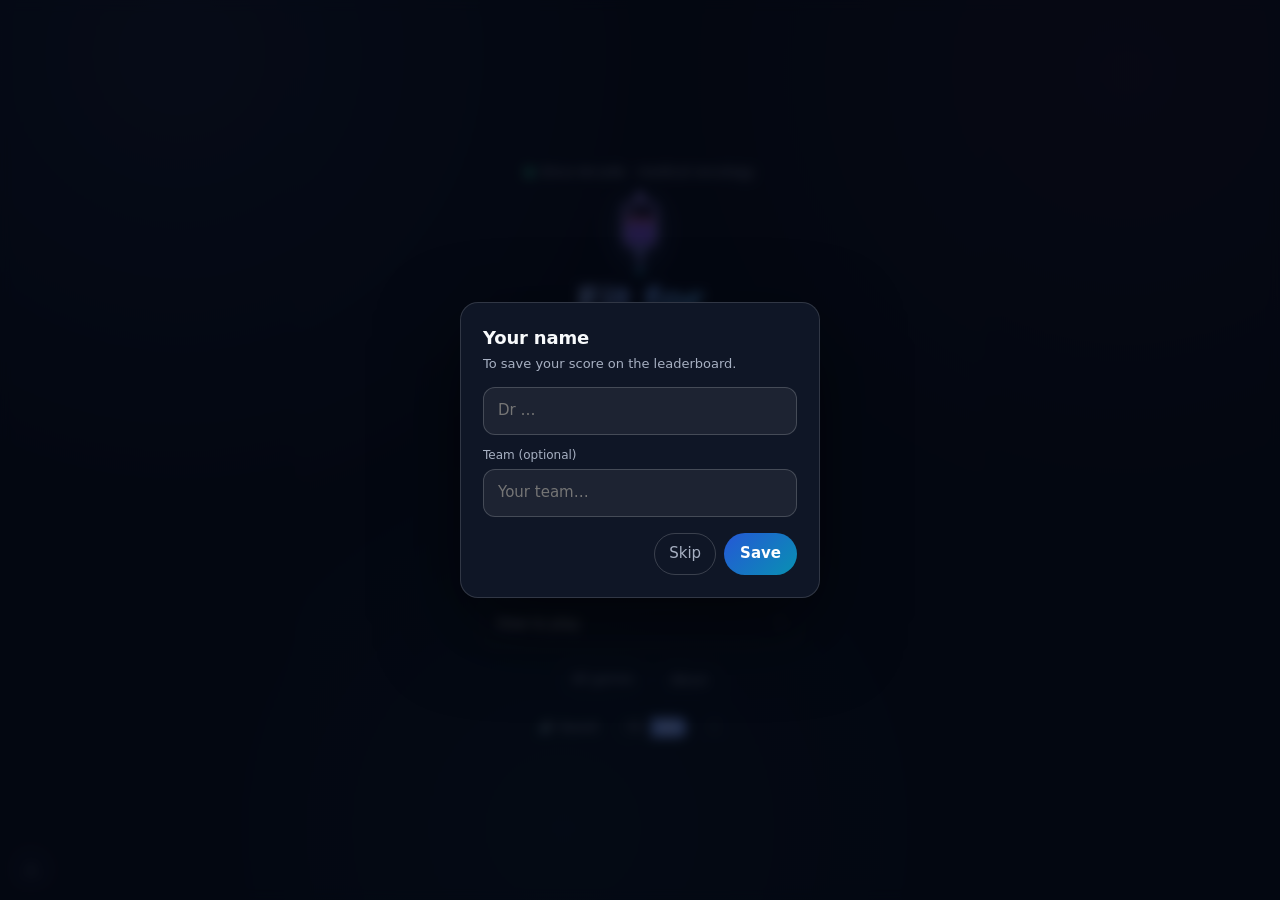
<file: games/ok-chimio/index.html>
<!DOCTYPE html>
<html lang="fr" data-theme="light">
<head>
<meta charset="UTF-8">
<meta name="viewport" content="width=device-width, initial-scale=1.0, maximum-scale=1.0, user-scalable=no, viewport-fit=cover">
<meta name="theme-color" content="var(--bg)">
<meta name="description" content="OK Chimio — un jeu de validation pharmaceutique des chimiothérapies. Validez les protocoles conformes, bloquez les prescriptions dangereuses.">
<title>OK Chimio</title>
<link rel="preconnect" href="https://fonts.googleapis.com">
<link rel="preconnect" href="https://fonts.gstatic.com" crossorigin>
<link href="https://fonts.googleapis.com/css2?family=Chivo:wght@700;900&family=IBM+Plex+Mono:wght@400;500;600&display=swap" rel="stylesheet">
<style>
:root{
  --bg:#0e0b14; --bg2:#131020; --desk:#1b1630; --desk2:#221b3a;
  --line:rgba(168,140,220,.14); --line2:rgba(168,140,220,.30);
  --paper:#efece6; --paper2:#e6e2da; --ink:#241b30; --ink-mut:#6a5f78;
  --violet:#b06cff; --violet-d:#7c3aed; --violet-ink:#4c1d95;
  --magenta:#e0489e; --cyan:#22c3e0;
  --green:#22b07a; --green-d:#0f7a53; --green-ink:#0b3d2a;
  --red:#e5484d; --red-d:#a01f22;
  --amber:#f4b60a; --amber-d:#b8850a;
  --text:#d5cde6; --muted:#948aa8; --muted2:#6a6284;
  --ok:#22b07a; --bad:#e5484d;
  --shadow:0 18px 40px -12px rgba(0,0,0,.72);
}
*{box-sizing:border-box; -webkit-tap-highlight-color:transparent}
html,body{margin:0;height:100%}
body{
  background:
    radial-gradient(120% 80% at 50% -10%, #1a1230 0%, var(--bg) 55%, #08060d 100%);
  color:var(--text);
  font-family:"IBM Plex Mono",ui-monospace,monospace;
  font-size:15px; line-height:1.45;
  overscroll-behavior:none; -webkit-user-select:none; user-select:none;
  overflow:hidden;
}
h1,h2,h3,.disp{font-family:"Chivo",sans-serif}
button{font-family:inherit;color:inherit;cursor:pointer;border:none;background:none}
button:focus-visible,input:focus-visible{outline:2px solid var(--violet);outline-offset:2px}
.hidden{display:none !important}

/* ---------- App shell ---------- */
#app{
  position:fixed; inset:0; display:flex; flex-direction:column;
  max-width:520px; margin:0 auto;
  padding:env(safe-area-inset-top) env(safe-area-inset-right) env(safe-area-inset-bottom) env(safe-area-inset-left);
}
.screen{position:absolute; inset:0; display:flex; flex-direction:column; overflow:hidden}

/* ---------- Menu ---------- */
#menu{padding:0 22px; justify-content:center; gap:0; text-align:center}
.brand-iv{width:70px;height:82px;margin:0 auto 12px;display:block;filter:drop-shadow(0 6px 14px color-mix(in srgb, var(--violet) 32%, transparent))}
#menu h1{
  font-size:min(15vw,56px); line-height:.9; letter-spacing:-.02em; margin:0;
  font-weight:560; color:#f3effa;
}
#menu h1 .p2{color:var(--violet); display:block; font-size:.9em; letter-spacing:.01em; margin-top:.05em}
.tagline{color:var(--muted); font-size:13px; margin:16px auto 26px; max-width:340px; line-height:1.5}
.menu-btns{display:flex;flex-direction:column;gap:11px;max-width:340px;margin:0 auto;width:100%}
.btn{
  border:1px solid var(--line2); background:var(--desk); color:var(--text);
  padding:15px 18px; border-radius:12px; font-size:15px; font-weight:500;
  display:flex;align-items:center;justify-content:space-between;gap:10px;
  transition:transform .06s ease, background .15s, border-color .15s;
}
.btn:active{transform:scale(.98)}
.btn .k{font-size:11px;color:var(--muted);font-weight:400}
.btn.primary{background:linear-gradient(180deg,var(--violet),var(--violet-d));border-color:var(--violet-d);color:#fff;font-weight:520}
.btn.primary .k{color:rgba(255,255,255,.7)}
.btn.ghost{background:transparent}
.name-row{max-width:340px;margin:22px auto 0;width:100%;text-align:left}
.name-row label{font-size:11px;color:var(--muted);text-transform:uppercase;letter-spacing:.08em;display:block;margin:0 0 6px 2px}
.name-row input{
  width:100%;background:var(--bg2);border:1px solid var(--line2);color:var(--text);
  padding:12px 14px;border-radius:10px;font-family:inherit;font-size:15px;
}
.name-row input:focus{outline:none;border-color:var(--violet-d)}
.menu-foot{margin-top:22px;display:flex;gap:16px;justify-content:center;align-items:center;color:var(--muted);font-size:12px}
.menu-foot button{color:var(--muted);text-decoration:underline;text-underline-offset:3px;font-size:12px}
.sound-toggle{display:inline-flex;align-items:center;gap:6px}
.lang-switch{display:inline-flex;border:1px solid var(--line);border-radius:8px;overflow:hidden}
.lang-switch .lang-b{padding:3px 9px;font-size:11px;letter-spacing:.05em;color:var(--muted);background:transparent}
.lang-switch .lang-b.on{background:var(--violet);color:#160a24;font-weight:520}

/* ---------- HUD ---------- */
#game{padding:0}
.hud{padding:10px 14px 8px; border-bottom:1px solid var(--line); background:linear-gradient(180deg,rgba(255,255,255,.92),rgba(255,255,255,0))}
.hud-top{display:flex;align-items:center;justify-content:space-between;gap:8px}
.hud-mode{font-family:"Chivo";font-weight:560;font-size:12px;letter-spacing:.14em;color:var(--muted);text-transform:uppercase}
.hud-icons{display:flex;gap:4px}
.iconbtn{width:34px;height:34px;border:1px solid var(--line);border-radius:9px;background:var(--desk);display:flex;align-items:center;justify-content:center;font-size:15px;color:var(--text)}
.iconbtn:active{background:var(--desk2)}
.hud-stats{display:flex;align-items:baseline;justify-content:space-between;margin-top:9px;gap:8px}
.score-wrap{display:flex;align-items:baseline;gap:8px}
.score{font-family:"Chivo";font-weight:560;font-size:27px;color:#f3effa;line-height:1;font-variant-numeric:tabular-nums}
.score-lbl{font-size:10px;color:var(--muted);text-transform:uppercase;letter-spacing:.1em}
.combo{font-size:12px;color:var(--magenta);font-weight:500;opacity:0;transition:opacity .2s}
.combo.on{opacity:1}
.strikes{display:flex;gap:5px;align-items:center}
.strike{width:15px;height:15px;border-radius:3px;border:1.5px solid var(--muted2);position:relative}
.strike.x{border-color:var(--red);background:color-mix(in srgb, var(--red) 16%, transparent)}
.strike.x::before,.strike.x::after{content:"";position:absolute;inset:2px 6px;background:var(--red);width:2px;border-radius:2px}
.strike.x::before{transform:rotate(45deg)}.strike.x::after{transform:rotate(-45deg)}
.timerbar{height:4px;border-radius:3px;background:rgba(255,255,255,.06);margin-top:9px;overflow:hidden}
.timerfill{height:100%;width:100%;border-radius:3px;transform-origin:left;background:linear-gradient(90deg,var(--violet-d),var(--violet),var(--magenta),var(--cyan),var(--green));transition:none}

/* ---------- Order card ---------- */
.stage{flex:1;position:relative;overflow:hidden;display:flex;flex-direction:column}
.plan-scroll{flex:1;overflow-y:auto;-webkit-overflow-scrolling:touch;padding:14px 14px 6px}
.queue-note{text-align:center;font-size:11px;color:var(--muted2);letter-spacing:.14em;text-transform:uppercase;margin:2px 0 10px}
.plan{
  position:relative;background:
    repeating-linear-gradient(0deg,transparent,transparent 27px,rgba(36,27,48,.05) 27px,rgba(36,27,48,.05) 28px),
    linear-gradient(180deg,var(--paper),var(--paper2));
  color:var(--ink);border-radius:6px;box-shadow:var(--shadow);
  border:1px solid #cbc6bd; overflow:hidden;
}
.plan::before{content:"";position:absolute;left:0;top:0;bottom:0;width:6px;
  background:repeating-linear-gradient(-45deg,var(--violet-d),var(--violet-d) 6px,var(--magenta) 6px,var(--magenta) 12px);opacity:.9}
.plan.deal{animation:dealIn .34s cubic-bezier(.2,.9,.25,1)}
@keyframes dealIn{from{transform:translateY(26px) rotate(.6deg);opacity:0}to{transform:none;opacity:1}}
.plan-tab{
  display:flex;align-items:center;justify-content:space-between;gap:8px;
  background:linear-gradient(180deg,#2a2140,#1f1830);color:#e7dff2;
  padding:9px 13px 9px 16px;font-family:"Chivo";font-weight:560;font-size:11.5px;letter-spacing:.09em;
}
.plan-tab .pid{font-family:"IBM Plex Mono";font-weight:500;color:#a99cc4;letter-spacing:0}
.isoswatch{height:7px;border-radius:2px;flex:0 0 46px;background:linear-gradient(90deg,var(--violet-d),var(--violet),var(--magenta),var(--cyan),var(--green))}
.plan-body{padding:12px 13px 14px 16px}
.row{display:flex;gap:10px;padding:7px 0;border-bottom:1px dashed rgba(36,27,48,.16)}
.row:last-child{border-bottom:none}
.row .lab{flex:0 0 92px;font-size:10.5px;text-transform:uppercase;letter-spacing:.06em;color:var(--ink-mut);padding-top:2px}
.row .val{flex:1;font-weight:500;font-size:14.5px;color:var(--ink)}
.row .val .sub{color:var(--ink-mut);font-weight:400;font-size:12.5px}
.pill{display:inline-block;padding:1px 7px;border-radius:20px;font-size:11px;font-weight:500;letter-spacing:.03em;border:1px solid rgba(36,27,48,.25)}
.pill.intent{background:color-mix(in srgb, var(--violet-d) 10%, transparent);color:var(--violet-ink);border-color:color-mix(in srgb, var(--violet-d) 30%, transparent)}
.pill.cyc{background:color-mix(in srgb, var(--magenta) 10%, transparent);color:#a01f6a;border-color:color-mix(in srgb, var(--magenta) 30%, transparent)}
/* drug lines */
.drugs{margin-top:1px}
.drug{display:flex;align-items:baseline;gap:7px;font-size:13.5px;padding:3px 0}
.drug .dn{flex:1;color:var(--ink);font-weight:500}
.drug .dd{color:var(--ink-mut);font-size:12px;font-variant-numeric:tabular-nums;white-space:nowrap}
.drug .arr{color:#8a5bd0;font-weight:520}
.drug .dtot{font-weight:520;font-variant-numeric:tabular-nums;color:#5b2c83;white-space:nowrap}
.drug .drt{font-size:10.5px;color:var(--ink-mut);flex:0 0 auto;letter-spacing:.02em}
.drug .drt.fatal{color:#c62a2f;font-weight:520}
/* labs */
.labs{margin-top:2px}
.lab-line{display:flex;flex-wrap:wrap;gap:3px 12px;font-size:13px;padding:2px 0}
.lab-line .li{font-variant-numeric:tabular-nums}
.lab-line .li .k2{color:var(--ink-mut);font-size:11px;text-transform:uppercase;letter-spacing:.04em;margin-right:3px}
.lab-line .li .lim{color:var(--ink-mut);font-size:11px}
.cum{display:flex;align-items:center;gap:8px;font-size:13px;padding:3px 0}
.cum .on{flex:1;color:var(--ink)}
.cum .v{font-weight:520;font-variant-numeric:tabular-nums}
.cum .lim{color:var(--ink-mut);font-size:11.5px}
.cum .brk{color:var(--ink-mut);font-size:11.5px;font-weight:400}
.plan-foot{padding:8px 13px 8px 16px;border-top:1px solid rgba(36,27,48,.14);font-size:10.5px;color:var(--ink-mut);display:flex;justify-content:space-between;background:rgba(36,27,48,.03)}

/* stamp */
.stamp{
  position:absolute;top:36%;left:50%;transform:translate(-50%,-50%) rotate(-15deg);
  font-family:"Chivo";font-weight:560;font-size:40px;letter-spacing:.03em;
  padding:6px 20px;border:5px solid;border-radius:8px;text-transform:uppercase;
  opacity:0;pointer-events:none;mix-blend-mode:multiply;
  box-shadow:inset 0 0 0 3px currentColor;
}
.stamp.show{animation:stampIn .42s cubic-bezier(.2,1.2,.3,1) forwards}
.stamp.approve{color:#0f8a5e;border-color:#0f8a5e}
.stamp.reject{color:#c62a2f;border-color:#c62a2f}
@keyframes stampIn{0%{opacity:0;transform:translate(-50%,-50%) rotate(-15deg) scale(2.6)}
55%{opacity:.92;transform:translate(-50%,-50%) rotate(-15deg) scale(.92)}
70%{transform:translate(-50%,-50%) rotate(-15deg) scale(1.04)}100%{opacity:.9;transform:translate(-50%,-50%) rotate(-15deg) scale(1)}}
.shake{animation:shake .38s}
@keyframes shake{10%,90%{transform:translateX(-2px)}20%,80%{transform:translateX(4px)}30%,50%,70%{transform:translateX(-7px)}40%,60%{transform:translateX(7px)}}
.flash{position:absolute;inset:0;pointer-events:none;opacity:0;z-index:5}
.flash.good{background:radial-gradient(circle at 50% 40%,color-mix(in srgb, var(--green) 45%, transparent),transparent 70%);animation:fl .5s}
.flash.bad{background:radial-gradient(circle at 50% 40%,color-mix(in srgb, var(--red) 50%, transparent),transparent 70%);animation:fl .5s}
@keyframes fl{0%{opacity:1}100%{opacity:0}}

/* points popup */
.popup{position:absolute;left:50%;top:30%;transform:translateX(-50%);font-family:"Chivo";font-weight:560;font-size:26px;color:var(--magenta);text-shadow:0 2px 8px rgba(0,0,0,.5);pointer-events:none;z-index:6;opacity:0}
.popup.go{animation:pop 1s ease forwards}
@keyframes pop{0%{opacity:0;transform:translate(-50%,6px)}18%{opacity:1}100%{opacity:0;transform:translate(-50%,-34px)}}

/* toast */
.toast{position:absolute;left:50%;bottom:16px;transform:translateX(-50%);background:var(--desk2);border:1px solid var(--line2);border-radius:20px;padding:7px 16px;font-size:12.5px;color:var(--text);z-index:8;opacity:0;transition:opacity .2s;white-space:nowrap;max-width:92%;text-align:center;overflow:hidden;text-overflow:ellipsis}
.toast.on{opacity:1}
.toast.good{border-color:var(--green-d);color:#7be3b8}

/* ---------- Action buttons ---------- */
.actions{display:flex;gap:12px;padding:12px 14px calc(12px + env(safe-area-inset-bottom));border-top:1px solid var(--line);background:linear-gradient(0deg,rgba(255,255,255,.96),rgba(255,255,255,0))}
.act{
  flex:1;border-radius:14px;padding:16px 10px 15px;display:flex;flex-direction:column;align-items:center;gap:3px;
  font-family:"Chivo";font-weight:560;font-size:16px;letter-spacing:.05em;border:1px solid;
  transition:transform .06s ease;
}
.act:active{transform:scale(.96)}
.act .ico{font-size:22px;line-height:1}
.act .sub{font-family:"IBM Plex Mono";font-weight:400;font-size:10px;letter-spacing:.02em;opacity:.8}
.act.reject{background:linear-gradient(180deg,var(--red),#b8282d);border-color:#8f1f23;color:#fff}
.act.approve{background:linear-gradient(180deg,#25c489,#159169);border-color:#0d7050;color:#05261a}
.act.approve .sub{color:rgba(5,38,26,.75)}
.act[disabled]{opacity:.45;pointer-events:none}

/* ---------- Overlays / modals ---------- */
.overlay{position:absolute;inset:0;background:rgba(8,6,14,.74);backdrop-filter:blur(3px);z-index:20;display:flex;align-items:center;justify-content:center;padding:20px}
.sheet{width:100%;max-width:400px;background:var(--bg2);border:1px solid var(--line2);border-radius:16px;box-shadow:var(--shadow);max-height:88%;overflow-y:auto}
.sheet-h{padding:16px 18px 12px;border-bottom:1px solid var(--line)}
.sheet-h h2{margin:0;font-size:19px;color:#f3effa}
.sheet-h .sub{color:var(--muted);font-size:12px;margin-top:3px}
.sheet-b{padding:16px 18px}
.sheet-b p{margin:0 0 10px;font-size:13.5px;color:var(--text)}
.close-x{float:right;font-size:20px;color:var(--muted);width:30px;height:30px;margin:-4px -4px 0 0}

/* incident report */
.incident .sheet{border-color:var(--red-d)}
.inc-flag{display:inline-flex;align-items:center;gap:7px;background:color-mix(in srgb, var(--red) 14%, transparent);border:1px solid var(--red-d);color:#ff9a9d;padding:4px 11px;border-radius:20px;font-size:11px;font-weight:500;letter-spacing:.06em;text-transform:uppercase;margin-bottom:12px}
.inc-what{font-family:"Chivo";font-weight:560;font-size:18px;color:#f3effa;margin:0 0 8px;line-height:1.25}
.inc-body{font-size:13.5px;color:var(--text);line-height:1.55}
.inc-std{margin-top:12px;padding:10px 12px;background:color-mix(in srgb, var(--green) 8%, transparent);border:1px solid var(--green-d);border-radius:9px;font-size:12.5px}
.inc-std b{color:#6fdcac}

/* protocol drawer */
.proto h3{font-family:"Chivo";font-size:12px;letter-spacing:.09em;text-transform:uppercase;color:var(--violet);margin:16px 0 7px}
.proto h3:first-child{margin-top:0}
.ptab{display:grid;grid-template-columns:1fr auto;gap:2px 10px;font-size:12.5px;padding:4px 0;border-bottom:1px dashed var(--line)}
.ptab .d{color:var(--muted);text-align:right}

/* ---------- Game over ---------- */
#over .sheet{max-width:420px}
.rankbadge{display:flex;align-items:center;gap:14px;padding:14px 16px;background:linear-gradient(180deg,var(--desk2),var(--desk));border:1px solid var(--line2);border-radius:12px;margin-bottom:14px}
.rankbadge .medal{width:52px;height:52px;flex:0 0 52px;border-radius:50%;display:flex;align-items:center;justify-content:center;font-size:26px;background:radial-gradient(circle at 40% 35%,#c98bff,var(--violet-d));color:#fff;box-shadow:inset 0 -3px 8px rgba(0,0,0,.25)}
.rankbadge .rk-lbl{font-size:10px;color:var(--muted);text-transform:uppercase;letter-spacing:.1em}
.rankbadge .rk-name{font-family:"Chivo";font-weight:560;font-size:18px;color:#f3effa;line-height:1.1;margin-top:2px}
.ostats{display:grid;grid-template-columns:1fr 1fr;gap:9px;margin-bottom:14px}
.ostat{background:var(--bg);border:1px solid var(--line);border-radius:10px;padding:11px 13px}
.ostat .n{font-family:"Chivo";font-weight:560;font-size:22px;color:#f3effa;font-variant-numeric:tabular-nums}
.ostat .l{font-size:10px;color:var(--muted);text-transform:uppercase;letter-spacing:.08em;margin-top:1px}
.grid-share{background:var(--bg);border:1px solid var(--line);border-radius:10px;padding:12px;margin-bottom:14px;text-align:center}
.grid-share .emojis{font-size:18px;letter-spacing:2px;line-height:1.5;word-break:break-all}
.grid-share .cap{font-size:11px;color:var(--muted);margin-top:6px}
.over-btns{display:flex;flex-direction:column;gap:9px}

/* leaderboard */
.lb-tabs{display:flex;gap:8px;margin-bottom:12px}
.lb-tab{flex:1;padding:9px;border:1px solid var(--line2);border-radius:9px;text-align:center;font-size:12.5px;color:var(--muted);background:var(--desk)}
.lb-tab.on{color:#160a24;background:var(--violet);border-color:var(--violet-d);font-weight:520}
.lb-list{display:flex;flex-direction:column;gap:5px}
.lb-row{display:flex;align-items:center;gap:10px;padding:9px 11px;border:1px solid var(--line);border-radius:9px;background:var(--bg);font-size:13px}
.lb-row.me{border-color:var(--violet-d);background:color-mix(in srgb, var(--violet) 8%, transparent)}
.lb-rank{flex:0 0 26px;font-family:"Chivo";font-weight:560;color:var(--muted);text-align:center}
.lb-row:nth-child(1) .lb-rank{color:var(--violet)}
.lb-name{flex:1;overflow:hidden;text-overflow:ellipsis;white-space:nowrap}
.lb-sc{font-family:"Chivo";font-weight:560;color:#f3effa;font-variant-numeric:tabular-nums}
.lb-acc{font-size:11px;color:var(--muted);flex:0 0 auto}
.lb-empty{text-align:center;color:var(--muted);font-size:13px;padding:24px 10px}
.cloud-note{font-size:10.5px;color:var(--muted2);text-align:center;margin-top:10px;line-height:1.5}

::-webkit-scrollbar{width:0;height:0}

@media (prefers-reduced-motion: reduce){
  *{animation-duration:.001s !important}
  .plan.deal{animation:none}
  .shake{animation:none}
}
</style>
<style id="oa-menu-style">
  #menu{ --oa-card2:rgba(15,23,42,.72); --oa-text:#f8fafc; --oa-muted:#a7b0c2; --oa-stroke:rgba(255,255,255,.12);
    --oa-primary:#7aa2ff; --oa-cyan:#22d3ee; --oa-green:#34d399; --oa-amber:#f6bd60; --oa-shadow:0 24px 72px rgba(0,0,0,.38);
    background:#070a12!important;
    font-family:Inter, ui-sans-serif, system-ui, -apple-system, "Segoe UI", sans-serif; color:var(--oa-text); overflow-y:auto; }
  html[data-theme="light"] #menu{ --oa-card2:rgba(255,255,255,.86); --oa-text:#111827; --oa-muted:#667085; --oa-stroke:rgba(17,24,39,.11);
    --oa-primary:#2557d6; --oa-cyan:#0891b2; --oa-green:#047857; --oa-amber:#b45309; --oa-shadow:0 16px 42px rgba(15,23,42,.08);
    background:#f7f8fb!important; }
  #menu::before{ content:""; position:fixed; inset:0; pointer-events:none; z-index:0;
    background:
      radial-gradient(circle at 14% 6%, rgba(122,162,255,.10), transparent 34%),
      radial-gradient(circle at 88% 8%, rgba(244,114,182,.06), transparent 32%),
      radial-gradient(circle at 44% 92%, rgba(34,211,238,.06), transparent 36%); }
  html[data-theme="light"] #menu::before{
    background:
      radial-gradient(circle at 14% 6%, rgba(37,87,214,.08), transparent 34%),
      radial-gradient(circle at 88% 8%, rgba(192,38,120,.05), transparent 32%),
      radial-gradient(circle at 44% 92%, rgba(8,145,178,.05), transparent 36%); }
  #menu .oa-card{ position:relative; z-index:1; }

  #menu .oa-card{ width:100%; max-width:392px; margin:auto; padding:26px 22px; text-align:center; background:transparent; border:none; box-shadow:none; backdrop-filter:none; }
  #menu .oa-eyebrow{ display:inline-flex; align-items:center; gap:8px; font-size:11px; font-weight:520; letter-spacing:.14em; text-transform:uppercase; color:var(--oa-muted); margin-bottom:10px; }
  #menu .oa-eyebrow i{ width:7px; height:7px; border-radius:999px; background:var(--oa-green); box-shadow:0 0 0 5px color-mix(in srgb,var(--oa-green) 13%,transparent); }
  #menu .brand-iv{ filter:drop-shadow(0 6px 14px rgba(122,162,255,.3)); margin:0 auto 8px; }
  #menu h1{ font-family:inherit; font-size:min(11vw,38px); font-weight:560; letter-spacing:-.02em; line-height:1;
    background:linear-gradient(120deg,var(--oa-text),var(--oa-primary) 45%,var(--oa-cyan)); -webkit-background-clip:text; background-clip:text; color:transparent; -webkit-text-fill-color:transparent; }
  #menu h1 .p2{ color:transparent!important; display:block; font-size:.9em; margin-top:.05em; }
  #menu .tagline{ color:var(--oa-muted); font-size:13px; margin:12px auto 18px; max-width:320px; line-height:1.5; }
  #menu .menu-btns{ display:flex; flex-direction:column; gap:9px; max-width:320px; margin:0 auto; width:100%; }
  #menu .menu-btns .btn{ display:flex; justify-content:space-between; align-items:center; font-family:inherit; font-size:14px; font-weight:520; padding:13px 16px; border-radius:12px; border:1px solid var(--oa-stroke); background:color-mix(in srgb,var(--oa-text) 5%,transparent); color:var(--oa-text); cursor:pointer; text-align:left; }
  #menu .menu-btns .btn .k{ font-size:11px; color:var(--oa-muted); font-weight:500; }
  #menu .menu-btns .btn.primary{ background:linear-gradient(135deg,var(--oa-primary),color-mix(in srgb,var(--oa-primary) 68%,var(--oa-cyan))); border:none; color:#fff; }
  #menu .menu-btns .btn.primary .k{ color:rgba(255,255,255,.78); }
  #menu .menu-btns .btn.ghost{ background:transparent; }
  #menu .menu-btns .btn:active{ transform:scale(.98); }
  #menu .name-row{ max-width:320px; margin:16px auto 0; width:100%; text-align:left; }
  #menu .name-row label{ font-size:11px; color:var(--oa-muted); text-transform:uppercase; letter-spacing:.08em; display:block; margin:0 0 6px 2px; }
  #menu .name-row input{ width:100%; font-family:inherit; font-size:14px; color:var(--oa-text); background:color-mix(in srgb,var(--oa-text) 5%,transparent); border:1px solid var(--oa-stroke); border-radius:10px; padding:11px 13px; }
  #menu .name-row input:focus{ outline:none; border-color:var(--oa-primary); }
  #menu .oa-links{ display:flex; gap:9px; justify-content:center; margin-top:16px; }
  #menu .oa-links a, #menu .oa-links button{ font-family:inherit; font-size:12.5px; color:var(--oa-muted); text-decoration:none; background:none; border:1px solid var(--oa-stroke); border-radius:999px; padding:8px 13px; cursor:pointer; }
  #menu .oa-links a:hover, #menu .oa-links button:hover{ color:var(--oa-text); }
  #menu .oa-about{ margin:14px auto 0; max-width:340px; text-align:left; border:1px solid var(--oa-stroke); border-radius:16px; background:color-mix(in srgb,var(--oa-text) 4%,transparent); padding:14px 16px; }
  #menu .oa-about > p{ margin:0; color:var(--oa-text); font-size:13px; line-height:1.55; }
  #menu .oa-sig{ display:flex; align-items:center; gap:11px; margin:12px 0; }
  #menu .oa-sig .mk{ width:32px; height:32px; border-radius:10px; flex:none; background:conic-gradient(from 180deg,var(--oa-primary),var(--oa-cyan),var(--oa-green),var(--oa-amber),var(--oa-primary)); }
  #menu .oa-sig b{ display:block; font-size:14px; color:var(--oa-text); }
  #menu .oa-sig span{ display:block; font-size:12px; color:var(--oa-muted); }
  #menu .oa-disc{ color:var(--oa-muted)!important; font-size:12px!important; }
  #menu .menu-foot{ margin-top:18px; display:flex; gap:14px; justify-content:center; align-items:center; color:var(--oa-muted); font-size:12px; flex-wrap:wrap; }
  #menu .menu-foot button{ font-family:inherit; color:var(--oa-muted); background:none; border:none; cursor:pointer; font-size:12px; text-decoration:none; }
  #menu .sound-toggle{ display:inline-flex; align-items:center; gap:6px; }
  #menu .lang-switch{ display:inline-flex; border:1px solid var(--oa-stroke); border-radius:8px; overflow:hidden; }
  #menu .lang-switch .lang-b{ padding:3px 9px; font-size:11px; color:var(--oa-muted); background:transparent; }
  #menu .lang-switch .lang-b.on{ background:var(--oa-primary); color:#fff; font-weight:520; }
  #menu .oa-theme{ border:1px solid var(--oa-stroke)!important; border-radius:999px!important; padding:4px 10px!important; }
</style>
<script id="onco-arcade-query-sync">
(function(){
  try{
    var p=new URLSearchParams(location.search);
    var theme=(p.get('theme')||'').toLowerCase();
    if(theme==='dark'||theme==='light'){document.documentElement.setAttribute('data-theme',theme);localStorage.setItem('oa-theme',theme);}
    var lang=(p.get('lang')||'').toLowerCase();
    if(lang==='fr'||lang==='en'){document.documentElement.lang=lang;localStorage.setItem('oa-lang',lang);localStorage.setItem('vrt_lang',lang);}
  }catch(e){}
})();
</script>

<style id="ok-chimio-border-fix">
  /* Onco Arcade patch: Plan, Please width and clean page background */
  html, body{background:var(--bg)!important;}
  body{display:block;}
  #app{max-width:690px!important;width:100%!important;margin:0 auto!important;background:transparent!important;}
  html[data-theme="light"], html[data-theme="light"] body{background:#f7f8fb!important;}
  html[data-theme="dark"], html[data-theme="dark"] body{background:#070a12!important;}
  html[data-theme="light"] #menu{left:0;right:0;background:#f7f8fb!important;}
  html[data-theme="dark"] #menu{left:0;right:0;background:#070a12!important;}
</style>
<style id="oa-charte-conformance">
/* Conformité charte : pas de capitales forcées, poids légers, police système sur le chrome du menu */
.oa-eyebrow{ text-transform:none !important; letter-spacing:.01em !important; font-weight:500 !important; font-size:13px !important; }
.oa-title{ font-weight:500 !important; }
</style>
<style id="oa-vh-fill">
/* Plein ecran mobile : le fond remplit tout le viewport, y compris sous la Dynamic Island */
html{ background:var(--bg, #070a12) !important; min-height:100dvh; }
html[data-theme="light"]{ background:var(--bg, #f7f8fb) !important; }
</style>
<style id="oa-okc-light">
/* Interface claire facon Plan, Please : desk clair, texte sombre. Les fiches papier et les accents restent. */
:root{
  --bg:#f7f8fb; --bg2:#eef1f7; --desk:#ffffff; --desk2:#f4f6fb;
  --line:rgba(17,24,39,.10); --line2:rgba(17,24,39,.20);
  --text:#1f2533; --muted:#5c6472; --muted2:#8a93a3;
  --shadow:0 16px 42px -14px rgba(15,23,42,.20);
}
</style>
<style id="oa-okc-charte">
/* ===== Palette conforme à la charte Onco Arcade (clair + sombre) =====
   Tous les accents/neutres suivent la charte ; les fiches papier (--paper/--ink) restent. */
:root{
  --bg:#f7f8fb; --bg2:#ffffff; --desk:#ffffff; --desk2:#f4f6fb;
  --line:rgba(17,24,39,.10); --line2:rgba(17,24,39,.18);
  --text:#111827; --muted:#667085; --muted2:#98a2b3;
  --primary:#2557d6;
  --violet:#6d28d9; --violet-d:#5b21b6; --violet-ink:#4c1d95;
  --magenta:#c02678; --cyan:#0891b2;
  --green:#047857; --green-d:#065f46; --green-ink:#064e3b;
  --red:#c2414b; --red-d:#991b1b;
  --amber:#b45309; --amber-d:#92400e;
  --ok:#047857; --bad:#c2414b;
  --shadow:0 16px 42px -14px rgba(15,23,42,.18);
}
html[data-theme="dark"]{
  --bg:#070a12; --bg2:#0d1323; --desk:#141d30; --desk2:#1b2540;
  --line:rgba(255,255,255,.10); --line2:rgba(255,255,255,.18);
  --text:#f8fafc; --muted:#a7b0c2; --muted2:#7d8798;
  --primary:#7aa2ff;
  --violet:#a78bfa; --violet-d:#8b5cf6; --violet-ink:#c4b5fd;
  --magenta:#f472b6; --cyan:#22d3ee;
  --green:#34d399; --green-d:#10b981; --green-ink:#a7f3d0;
  --red:#fb7185; --red-d:#f43f5e;
  --amber:#f6bd60; --amber-d:#d99a2b;
  --ok:#34d399; --bad:#fb7185;
  --shadow:0 24px 72px rgba(0,0,0,.4);
}
</style>
<style id="oa-charter-weights">b,strong{font-weight:560}</style>
<style id="oa-hide-inner-pseudo">/* pseudo demande une seule fois par l'overlay commun : saisie interne masquee */ .name-row:has(#nameInput){display:none!important}</style>
</head>
<body>
<div id="app">

  <!-- ================= MENU ================= -->
  <section class="screen" id="menu">
    <div class="oa-card">
    <div class="oa-eyebrow"><i></i><span id="oaEyebrow">Onco Arcade · oncologie médicale</span></div>
    <svg class="brand-iv" viewBox="0 0 60 72" aria-hidden="true">
      <!-- hanger -->
      <path d="M30 3 v6" stroke="var(--violet)" stroke-width="2.4" fill="none" stroke-linecap="round"/>
      <circle cx="30" cy="3" r="2.4" fill="none" stroke="var(--violet)" stroke-width="2"/>
      <!-- bag -->
      <rect x="16" y="9" width="28" height="38" rx="7" fill="#150f24" stroke="var(--violet)" stroke-width="2.4"/>
      <!-- fluid -->
      <path d="M18 27 h24 v13 a5 5 0 0 1-5 5 H23 a5 5 0 0 1-5-5 Z" fill="var(--violet-d)" opacity=".85"/>
      <path d="M18 22 h24 v6 h-24 Z" fill="var(--magenta)" opacity=".55"/>
      <line x1="22" y1="15" x2="22" y2="21" stroke="#8b7bb5" stroke-width="1.4" stroke-linecap="round"/>
      <line x1="26" y1="15" x2="26" y2="21" stroke="#8b7bb5" stroke-width="1.4" stroke-linecap="round"/>
      <!-- drip chamber + tube -->
      <rect x="27" y="47" width="6" height="9" rx="2" fill="#150f24" stroke="var(--violet)" stroke-width="1.8"/>
      <path d="M30 56 v10" stroke="var(--violet)" stroke-width="2.2" fill="none" stroke-linecap="round"/>
      <!-- drop -->
      <circle cx="30" cy="52" r="1.7" fill="var(--cyan)"/>
      <path d="M30 66 c-3 3-3 6 0 6 c3 0 3-3 0-6 Z" fill="var(--cyan)"/>
    </svg>
    <h1 id="okTitle">OK<span class="p2">CHIMIO</span></h1>
    <p class="tagline" id="uiTagline"></p>
    <div class="menu-btns">
      <button class="btn primary" id="btnDaily"><span id="uiDailyLabel"></span><span class="k" id="dailyTag"></span></button>
      <button class="btn" id="btnEndless"><span id="uiEndlessLabel"></span><span class="k" id="uiEndlessSub"></span></button>
      <button class="btn ghost" id="btnLb"><span id="uiLbLabel"></span><span class="k">→</span></button>
      <button class="btn ghost" id="btnHow"><span id="uiHowLabel"></span><span class="k">?</span></button>
    </div>
    <div class="name-row">
      <label for="nameInput" id="uiNameLabel"></label>
      <input id="nameInput" maxlength="18" placeholder="Dr …" autocomplete="off" spellcheck="false">
    </div>
    <div class="oa-links">
      <a href="../../index.html" id="allGames">Tous les jeux</a>
      <button id="aboutBtn" type="button">À propos</button>
    </div>
    <div class="oa-about" id="aboutBox" hidden>
      <p id="aboutLede"></p>
      <div class="oa-sig"><span class="mk"></span><div><b>Pr Jean-Emmanuel Bibault</b><span id="aboutRole"></span></div></div>
      <p class="oa-disc" id="aboutDisc"></p>
    </div>
    <div class="menu-foot">
      <button class="sound-toggle" id="btnSound"><span id="soundIco">🔊</span> <span id="uiSoundLabel">Son</span></button>
      <div class="lang-switch" role="group" aria-label="Language">
        <button class="lang-b" id="langFr">FR</button><button class="lang-b" id="langEn">EN</button>
      </div>
      <button class="oa-theme" id="themeBtn" type="button" aria-label="Thème clair / sombre">☾</button>
      <span id="bestTag"></span>
    </div>
    </div>
  </section>

  <!-- ================= GAME ================= -->
  <section class="screen hidden" id="game">
    <div class="hud">
      <div class="hud-top">
        <div class="hud-mode" id="hudMode">FLUX CONTINU</div>
        <div class="hud-icons">
          <button class="iconbtn" id="btnProto" title="Référence des protocoles">📋</button>
          <button class="iconbtn" id="btnSound2" title="Son">🔊</button>
          <button class="iconbtn" id="btnQuit" title="Terminer la séance">✕</button>
        </div>
      </div>
      <div class="hud-stats">
        <div class="score-wrap">
          <div>
            <div class="score" id="score">0</div>
            <div class="score-lbl">score</div>
          </div>
          <div class="combo" id="combo">×1.0</div>
        </div>
        <div class="strikes" id="strikes"></div>
      </div>
      <div class="timerbar"><div class="timerfill" id="timerfill"></div></div>
    </div>

    <div class="stage">
      <div class="plan-scroll" id="planScroll">
        <div class="queue-note" id="queueNote">ORDONNANCE 1</div>
        <div class="plan" id="plan"></div>
      </div>
      <div class="flash" id="flash"></div>
      <div class="popup" id="popup"></div>
      <div class="toast" id="toast"></div>
    </div>

    <div class="actions">
      <button class="act reject" id="btnReject"><span class="ico">✖</span><span id="uiRejectLabel">BLOQUER</span><span class="sub" id="uiRejectSub">renvoyer au prescripteur</span></button>
      <button class="act approve" id="btnApprove"><span class="ico">✔</span><span id="uiApproveLabel">VALIDER</span><span class="sub" id="uiApproveSub">OK chimio</span></button>
    </div>
  </section>

  <!-- ================= OVERLAYS ================= -->
  <div class="overlay hidden" id="incidentOv">
    <div class="incident" style="width:100%;max-width:400px">
      <div class="sheet">
        <div class="sheet-b">
          <div class="inc-flag" id="incFlag">⚠ Erreur médicamenteuse</div>
          <div class="inc-what" id="incWhat"></div>
          <div class="inc-body" id="incBody"></div>
          <div class="inc-std" id="incStd"></div>
          <button class="btn primary" id="btnIncNext" style="margin-top:16px;justify-content:center">Continuer</button>
        </div>
      </div>
    </div>
  </div>

  <div class="overlay hidden" id="protoOv">
    <div class="sheet">
      <div class="sheet-h"><button class="close-x" data-close="protoOv">✕</button><h2 id="uiProtoTitle"></h2><div class="sub" id="uiProtoSub"></div></div>
      <div class="sheet-b proto" id="protoBody"></div>
    </div>
  </div>

  <div class="overlay hidden" id="howOv">
    <div class="sheet">
      <div class="sheet-h"><button class="close-x" data-close="howOv">✕</button><h2 id="uiHowTitle"></h2><div class="sub" id="uiHowSub"></div></div>
      <div class="sheet-b">
        <p id="uiHow1"></p>
        <p id="uiHow2"></p>
        <p id="uiHow3"></p>
        <p id="uiHow4"></p>
        <p style="color:var(--muted)" id="uiHow5"></p>
        <button class="btn primary" data-close="howOv" id="uiHowBtn" style="justify-content:center;margin-top:6px"></button>
      </div>
    </div>
  </div>

  <!-- game over -->
  <div class="overlay hidden" id="over">
    <div class="sheet">
      <div class="sheet-h"><h2 id="overTitle">Séance terminée</h2><div class="sub" id="overSub"></div></div>
      <div class="sheet-b">
        <div class="rankbadge">
          <div class="medal" id="overMedal">🎖️</div>
          <div><div class="rk-lbl" id="uiRankLbl"></div><div class="rk-name" id="overRank"></div></div>
        </div>
        <div class="ostats">
          <div class="ostat"><div class="n" id="ovScore">0</div><div class="l" id="uiOsScore"></div></div>
          <div class="ostat"><div class="n" id="ovCleared">0</div><div class="l" id="uiOsCleared"></div></div>
          <div class="ostat"><div class="n" id="ovAcc">0%</div><div class="l" id="uiOsAcc"></div></div>
          <div class="ostat"><div class="n" id="ovStreak">0</div><div class="l" id="uiOsStreak"></div></div>
        </div>
        <div class="grid-share hidden" id="shareBox">
          <div class="emojis" id="shareGrid"></div>
          <div class="cap" id="shareCap"></div>
        </div>
        <div class="over-btns">
          <button class="btn" id="btnCopy"><span id="uiCopyLabel"></span><span class="k">⧉</span></button>
          <button class="btn primary" id="btnAgain" style="justify-content:center"></button>
          <button class="btn ghost" id="btnOverLb" style="justify-content:center"></button>
          <button class="btn ghost" id="btnMenu" style="justify-content:center"></button>
        </div>
      </div>
    </div>
  </div>

  <!-- leaderboard -->
  <div class="overlay hidden" id="lbOv">
    <div class="sheet">
      <div class="sheet-h"><button class="close-x" data-close="lbOv">✕</button><h2 id="uiLbTitle"></h2><div class="sub" id="uiLbSub"></div></div>
      <div class="sheet-b">
        <div class="lb-tabs">
          <button class="lb-tab on" id="lbTabDaily"></button>
          <button class="lb-tab" id="lbTabEndless"></button>
        </div>
        <div class="lb-list" id="lbList"></div>
        <div class="cloud-note" id="cloudNote"></div>
      </div>
    </div>
  </div>

</div>

<script>
"use strict";
/* ============================================================
   OK Chimio — single-file bilingual game (FR / EN)
   Pharmaceutical validation of chemotherapy orders.
   Built on the Plan, Please engine.
   ============================================================ */

/* Optional shared leaderboard backend (Cloudflare Worker).
   Leave "" to use the in-app board (shared inside Claude, local when self-hosted). */
var LEADERBOARD_API = "../../api";   // API Onco Arcade (OVH — PHP + MySQL) ; "" = classement in-app/local
function boardToApi(key){
  if(String(key).indexOf("ok_lb_daily_")===0) return { game:"ok-chimio-daily", board:"d_"+String(key).replace("ok_lb_daily_","") };
  return { game:"ok-chimio", board:"endless" };
}

/* ---------- language ---------- */
function detectLang(){
  try{ var u=(new URLSearchParams(location.search).get("lang")||"").toLowerCase(); if(u==="fr"||u==="en"){ try{localStorage.setItem("ok_lang",u);}catch(e){} return u; } }catch(e){}
  try{ var s=localStorage.getItem("ok_lang"); if(s==="fr"||s==="en") return s; }catch(e){}
  try{ var n=(navigator.language||navigator.userLanguage||"fr").toLowerCase(); if(n.indexOf("en")===0) return "en"; }catch(e){}
  return "fr";
}
var LANG = detectLang();

/* short UI strings used inside JS-generated markup */
var TXT = {
  fr:{ orderTab:"ORDONNANCE DE CHIMIOTHÉRAPIE", patient:"Patient", yrs:" ans", mrn:"IPP",
       diagnosis:"Diagnostic", protocol:"Protocole", cycle:"Cycle", morph:"Morphologie",
       rxLabel:"Prescription", labs:"Bilan", bio:"Biologie", fevg:"FEVG", premed:"Prémédication",
       cumLabel:"cumulée", newCourse:"cette cure", planSys:"SYSTÈME DE PRESCRIPTION",
       reviewer:"Validé par :", drDash:"Dr —", hudDaily:"VALIDATION DU JOUR", hudEndless:"FLUX CONTINU",
       queue:"ORDONNANCE", stampOk:"VALIDÉ", stampNo:"BLOQUÉ",
       toastClean:"Validé — protocole conforme.", toastCatch:"Bien vu — ", bestEndless:"Record flux continu : ",
       copyOk:"Copié dans le presse-papiers", copyFail:"Copie indisponible — appui long pour sélectionner",
       none:"— aucune", capNote:"plafond", noneAdmin:"—" },
  en:{ orderTab:"CHEMOTHERAPY ORDER", patient:"Patient", yrs:"y", mrn:"MRN",
       diagnosis:"Diagnosis", protocol:"Protocol", cycle:"Cycle", morph:"Body size",
       rxLabel:"Prescription", labs:"Counts", bio:"Chemistry", fevg:"LVEF", premed:"Premedication",
       cumLabel:"cumulative", newCourse:"this cycle", planSys:"ORDER-ENTRY SYSTEM",
       reviewer:"Verified by:", drDash:"Dr —", hudDaily:"DAILY QUEUE", hudEndless:"ENDLESS QUEUE",
       queue:"ORDER", stampOk:"RELEASED", stampNo:"HELD",
       toastClean:"Released — order is correct.", toastCatch:"Good catch — ", bestEndless:"Best endless: ",
       copyOk:"Copied to clipboard", copyFail:"Copy not available — long-press to select",
       none:"— none", capNote:"cap", noneAdmin:"—" }
};
function tr(k){ return (TXT[LANG]&&TXT[LANG][k]!=null)?TXT[LANG][k]:TXT.fr[k]; }
function L(o){ if(o==null) return ""; if(typeof o==="string") return o; return (o[LANG]!=null)?o[LANG]:o.fr; }

/* ---------- storage abstraction (cloud if in Claude artifact, else localStorage) ---------- */
var hasCloud = (typeof window !== "undefined" && window.storage && typeof window.storage.get === "function");
async function storeGet(key, shared){
  if(hasCloud){ try{ var r = await window.storage.get(key, !!shared); return r && r.value != null ? r.value : null; }catch(e){ return null; } }
  try{ return localStorage.getItem(key); }catch(e){ return null; }
}
async function storeSet(key, val, shared){
  if(hasCloud){ try{ await window.storage.set(key, val, !!shared); return; }catch(e){} }
  try{ localStorage.setItem(key, val); }catch(e){}
}
async function lbGet(key){ var v = await storeGet(key, true); try{ return v ? JSON.parse(v) : []; }catch(e){ return []; } }
async function lbSet(key, arr){ await storeSet(key, JSON.stringify(arr), true); }

async function apiTop(key){
  if(!LEADERBOARD_API) return null;
  var m = boardToApi(key);
  try{
    var r = await fetch(LEADERBOARD_API.replace(/\/$/,"")+"/top.php?game="+encodeURIComponent(m.game)+"&board="+encodeURIComponent(m.board)+"&period=all&limit=100",{cache:"no-store"});
    if(!r.ok) return null; var d = await r.json();
    if(!d || !d.ok || !Array.isArray(d.rows)) return null;
    return d.rows.map(function(x){ var mm=String(x.meta||"").split("|"); return { name:x.name, score:x.score, acc:(parseFloat(mm[0])||0), streak:(parseInt(mm[1]||"0",10)||0) }; });
  }catch(e){ return null; }
}
async function apiSubmit(key, entry){
  if(!LEADERBOARD_API) return null;
  var m = boardToApi(key);
  try{
    var meta = (entry.acc!=null?entry.acc:"")+"|"+(entry.streak!=null?entry.streak:"");
    var r = await fetch(LEADERBOARD_API.replace(/\/$/,"")+"/submit.php", {method:"POST", headers:{"Content-Type":"application/json"}, body:JSON.stringify({game:m.game, board:m.board, name:entry.name, score:entry.score, ts:Date.now(), meta:meta})});
    if(!r.ok) return null; return await r.json();
  }catch(e){ return null; }
}

/* ---------- RNG ---------- */
function mulberry32(a){ return function(){ a|=0; a=a+0x6D2B79F5|0; var t=Math.imul(a^a>>>15,1|a); t=t+Math.imul(t^t>>>7,61|t)^t; return ((t^t>>>14)>>>0)/4294967296; }; }
var rng = Math.random;
function rand(lo,hi){ return lo + (hi-lo)*rng(); }
function randint(lo,hi){ return Math.floor(rand(lo,hi+1)); }
function pick(a){ return a[Math.floor(rng()*a.length)]; }
function chance(p){ return rng() < p; }
function round(x,d){ var m=Math.pow(10,d||0); return Math.round(x*m)/m; }
function todayKey(){ var d=new Date(); return d.getFullYear()*10000 + (d.getMonth()+1)*100 + d.getDate(); }
function dateLabel(){ var d=new Date(); return d.toISOString().slice(0,10); }

/* number format — comma decimals in FR */
function nf(x){ var s=(Math.round(x*100)/100).toString(); return LANG==="fr" ? s.replace(".",",") : s; }
function mg(x){ return Math.round(x).toLocaleString(LANG==="fr"?"fr-FR":"en-US"); }

/* ---------- names ---------- */
var NAMES = {
  fr:{
    m:["Jean","Pierre","Michel","Philippe","Alain","Jacques","Bernard","Henri","Daniel","Gérard","André","François","Louis","Marc","Thierry","Olivier","Julien","Nicolas","Christophe","Patrick"],
    f:["Marie","Françoise","Monique","Catherine","Isabelle","Sylvie","Nathalie","Chantal","Nicole","Martine","Christine","Brigitte","Hélène","Sophie","Céline","Camille","Julie","Émilie","Claire","Anne"],
    l:["Martin","Bernard","Dubois","Thomas","Robert","Petit","Durand","Leroy","Moreau","Simon","Laurent","Lefebvre","Garcia","David","Bertrand","Roux","Vincent","Fournier","Girard","Bonnet","Dupont","Lambert","Rousseau","Blanc","Guérin","Henry","Roussel","Perrin","Morel","Mercier","Fontaine","Chevalier","Gauthier","Faure","Marchand","Dumas","Renard"]
  },
  en:{
    m:["James","Robert","Ahmed","Wei","Marco","Luca","Karl","Sanjay","Pierre","Omar","David","Hassan","Ivan","Diego","Yusuf","Henri","Noah","Thomas","Andreas","Kenji"],
    f:["Maria","Anna","Fatima","Ling","Sofia","Elena","Ingrid","Priya","Claire","Aisha","Sarah","Emma","Nadia","Olga","Lucia","Zara","Julie","Marie","Chloé","Laura"],
    l:["Nguyen","Smith","Kowalski","Khan","Rossi","Müller","Dubois","Silva","Johansson","Patel","Garcia","Chen","Ahmadi","Novak","Fischer","Haddad","Bernard","Andersson","Yamada","Costa","Weber","Moreau","Ivanov","Reyes","Okafor","Lindqvist","Bianchi","Tremblay","Schmidt","Park"]
  }
};
function makeName(sex){ var n=NAMES[LANG]||NAMES.fr; var fn = sex==="M" ? pick(n.m) : pick(n.f); return pick(n.l)+", "+fn; }
function makeMRN(){ return String(randint(1000000,9999999)); }

/* ============================================================
   REGIMEN TEMPLATES
   drug.kind: "m2" | "kg" | "auc" | "flat" | "po"
   flags: capVinca (2 mg cap), vinca (IV-only route), anthra, hep (hepatically cleared)
   regimen flags: cardio (LVEF shown), renalCrit (cisplatin), hepCrit (bili matters),
                  premedReq, cum (cumulative-dose scenario), intruder (WRONG_DRUG swap)
   ============================================================ */
var REGIMENS = [
  { key:"folfox", regimen:"FOLFOX 6", sex:"any", age:[42,84],
    dx:{fr:"Adénocarcinome colorectal", en:"Colorectal adenocarcinoma"},
    stages:{fr:["stade III — adjuvant","stade IV — métastatique","stade II à haut risque"],
            en:["stage III — adjuvant","stage IV — metastatic","high-risk stage II"]},
    drugs:[
      {n:{fr:"Oxaliplatine",en:"Oxaliplatin"}, kind:"m2", perM2:85, route:"IV", hep:true},
      {n:{fr:"Ac. folinique",en:"Folinic acid"}, kind:"m2", perM2:400, route:"IV"},
      {n:{fr:"5-FU bolus",en:"5-FU bolus"}, kind:"m2", perM2:400, route:"IV", hep:true},
      {n:{fr:"5-FU 46 h",en:"5-FU 46 h"}, kind:"m2", perM2:2400, route:{fr:"IVSE",en:"CIV"}, hep:true}
    ],
    premedStd:{fr:"Ondansétron + dexaméthasone", en:"Ondansetron + dexamethasone"},
    hepCrit:true, labs:{anc:1.5, plt:100},
    intruder:{n:{fr:"Irinotécan",en:"Irinotecan"}, at:0},
    errs:["DOSE_MATH","NEUTROPENIA","THROMBOCYTOPENIA","WRONG_DRUG","HEPATIC_CONTRA"],
    ref:{fr:"FOLFOX = oxaliplatine 85 mg/m² + LV5FU2 (folinique 400 + 5-FU 400 bolus/2400 en 46 h).",
         en:"FOLFOX = oxaliplatin 85 mg/m² + LV5FU2 (folinic 400 + 5-FU 400 bolus/2400 over 46 h)."} },

  { key:"folfiri", regimen:"FOLFIRI", sex:"any", age:[42,84],
    dx:{fr:"Adénocarcinome colorectal", en:"Colorectal adenocarcinoma"},
    stages:{fr:["stade IV — 1re ligne","stade IV — 2e ligne","métastatique (RAS muté)"],
            en:["stage IV — 1st line","stage IV — 2nd line","metastatic (RAS-mutant)"]},
    drugs:[
      {n:{fr:"Irinotécan",en:"Irinotecan"}, kind:"m2", perM2:180, route:"IV", hep:true},
      {n:{fr:"Ac. folinique",en:"Folinic acid"}, kind:"m2", perM2:400, route:"IV"},
      {n:{fr:"5-FU bolus",en:"5-FU bolus"}, kind:"m2", perM2:400, route:"IV", hep:true},
      {n:{fr:"5-FU 46 h",en:"5-FU 46 h"}, kind:"m2", perM2:2400, route:{fr:"IVSE",en:"CIV"}, hep:true}
    ],
    premedStd:{fr:"Atropine + ondansétron + dexaméthasone", en:"Atropine + ondansetron + dexamethasone"},
    hepCrit:true, labs:{anc:1.5, plt:100},
    intruder:{n:{fr:"Oxaliplatine",en:"Oxaliplatin"}, at:0},
    errs:["DOSE_MATH","NEUTROPENIA","THROMBOCYTOPENIA","WRONG_DRUG","HEPATIC_CONTRA"],
    ref:{fr:"FOLFIRI = irinotécan 180 mg/m² + LV5FU2. Irinotécan contre-indiqué si bilirubine > 1,5× N.",
         en:"FOLFIRI = irinotecan 180 mg/m² + LV5FU2. Irinotecan contraindicated if bilirubin > 1.5× ULN."} },

  { key:"folfirinox", regimen:"FOLFIRINOX", sex:"any", age:[40,75],
    dx:{fr:"Adénocarcinome pancréatique", en:"Pancreatic adenocarcinoma"},
    stages:{fr:["localement avancé","métastatique — 1re ligne","borderline resécable"],
            en:["locally advanced","metastatic — 1st line","borderline resectable"]},
    drugs:[
      {n:{fr:"Oxaliplatine",en:"Oxaliplatin"}, kind:"m2", perM2:85, route:"IV", hep:true},
      {n:{fr:"Irinotécan",en:"Irinotecan"}, kind:"m2", perM2:180, route:"IV", hep:true},
      {n:{fr:"Ac. folinique",en:"Folinic acid"}, kind:"m2", perM2:400, route:"IV"},
      {n:{fr:"5-FU 46 h",en:"5-FU 46 h"}, kind:"m2", perM2:2400, route:{fr:"IVSE",en:"CIV"}, hep:true}
    ],
    premedStd:{fr:"Atropine + sétron + aprépitant + dexaméthasone", en:"Atropine + setron + aprepitant + dexamethasone"},
    hepCrit:true, labs:{anc:1.5, plt:100},
    errs:["DOSE_MATH","NEUTROPENIA","THROMBOCYTOPENIA","HEPATIC_CONTRA"],
    ref:{fr:"FOLFIRINOX = oxaliplatine 85 + irinotécan 180 + 5-FU 2400/46 h. Régime très myélotoxique (G-CSF).",
         en:"FOLFIRINOX = oxaliplatin 85 + irinotecan 180 + 5-FU 2400/46 h. Highly myelotoxic (G-CSF)."} },

  { key:"ac", regimen:"AC (dose dense)", sex:"F", age:[38,78],
    dx:{fr:"Carcinome mammaire (adjuvant)", en:"Breast carcinoma (adjuvant)"},
    stages:{fr:["pT2 N1 — adjuvant","pT2 N0 grade 3","pT3 N1 — néoadjuvant"],
            en:["pT2 N1 — adjuvant","pT2 N0 grade 3","pT3 N1 — neoadjuvant"]},
    drugs:[
      {n:{fr:"Doxorubicine",en:"Doxorubicin"}, kind:"m2", perM2:60, route:"IV", anthra:true},
      {n:{fr:"Cyclophosphamide",en:"Cyclophosphamide"}, kind:"m2", perM2:600, route:"IV"}
    ],
    premedStd:{fr:"Sétron + aprépitant + dexaméthasone", en:"Setron + aprepitant + dexamethasone"},
    cardio:true, labs:{anc:1.5, plt:100},
    cum:{drug:{fr:"Doxorubicine",en:"Doxorubicin"}, unit:"mg/m²", add:60, cap:550},
    errs:["DOSE_MATH","NEUTROPENIA","IDENTITY_MISMATCH","LVEF_LOW","CUMUL_ANTHRA"],
    ref:{fr:"AC = doxorubicine 60 mg/m² + cyclophosphamide 600 mg/m². Doxorubicine : dose vie ≤ 550 mg/m², FEVG ≥ 50 %.",
         en:"AC = doxorubicin 60 mg/m² + cyclophosphamide 600 mg/m². Doxorubicin lifetime ≤ 550 mg/m², LVEF ≥ 50%."} },

  { key:"pacli", regimen:"Paclitaxel (hebdo)", sex:"F", age:[40,80],
    dx:{fr:"Carcinome mammaire", en:"Breast carcinoma"},
    stages:{fr:["adjuvant post-AC","métastatique — 1re ligne","pT2 N1 (séquentiel)"],
            en:["adjuvant post-AC","metastatic — 1st line","pT2 N1 (sequential)"]},
    drugs:[
      {n:{fr:"Paclitaxel",en:"Paclitaxel"}, kind:"m2", perM2:80, route:"IV", hep:true}
    ],
    premedStd:{fr:"Dexaméthasone + dexchlorphéniramine + anti-H2", en:"Dexamethasone + antihistamine (H1) + H2 blocker"},
    premedReq:true, hepCrit:true, labs:{anc:1.5, plt:100},
    intruder:{n:{fr:"Vinorelbine",en:"Vinorelbine"}, at:0},
    errs:["DOSE_MATH","NEUTROPENIA","PREMED_MISSING","WRONG_DRUG","HEPATIC_CONTRA"],
    ref:{fr:"Paclitaxel 80 mg/m² hebdo. Prémédication anti-hypersensibilité OBLIGATOIRE (corticoïde + anti-H1 + anti-H2).",
         en:"Paclitaxel 80 mg/m² weekly. Anti-hypersensitivity premedication MANDATORY (steroid + H1 + H2)."} },

  { key:"trastu", regimen:"Trastuzumab", sex:"F", age:[38,78],
    dx:{fr:"Carcinome mammaire HER2+", en:"HER2+ breast carcinoma"},
    stages:{fr:["adjuvant HER2+ (maintenance)","métastatique HER2+","néoadjuvant HER2+"],
            en:["adjuvant HER2+ (maintenance)","metastatic HER2+","neoadjuvant HER2+"]},
    drugs:[
      {n:{fr:"Trastuzumab",en:"Trastuzumab"}, kind:"kg", mgkg:6, route:"IV"}
    ],
    premedStd:{fr:"Aucune (surveillance perfusion)", en:"None (infusion monitoring)"},
    cardio:true, labs:{anc:1.5, plt:100},
    errs:["DOSE_MATH","IDENTITY_MISMATCH","LVEF_LOW"],
    ref:{fr:"Trastuzumab 6 mg/kg /3 sem (dose de charge 8 mg/kg). FEVG ≥ 50 % avant chaque cure ; suspendre si chute.",
         en:"Trastuzumab 6 mg/kg q3w (8 mg/kg loading). LVEF ≥ 50% before each cycle; hold if it drops."} },

  { key:"carbopacli", regimen:"Carboplatine – Paclitaxel", sex:"any", age:[45,82],
    dx:{fr:"Carcinome ovarien / CBNPC", en:"Ovarian carcinoma / NSCLC"},
    stages:{fr:["ovaire stade III (adjuvant)","CBNPC stade IV","ovaire — 1re ligne"],
            en:["ovarian stage III (adjuvant)","NSCLC stage IV","ovarian — 1st line"]},
    drugs:[
      {n:{fr:"Carboplatine",en:"Carboplatin"}, kind:"auc", auc:5, route:"IV"},
      {n:{fr:"Paclitaxel",en:"Paclitaxel"}, kind:"m2", perM2:175, route:"IV", hep:true}
    ],
    premedStd:{fr:"Dexaméthasone + dexchlorphéniramine + anti-H2", en:"Dexamethasone + antihistamine (H1) + H2 blocker"},
    premedReq:true, labs:{anc:1.5, plt:100},
    errs:["CARBO_AUC","NEUTROPENIA","THROMBOCYTOPENIA","PREMED_MISSING"],
    ref:{fr:"Carboplatine dosé par l'AUC — formule de Calvert : dose (mg) = AUC × (DFG + 25). Paclitaxel 175 mg/m² : prémédication obligatoire.",
         en:"Carboplatin is AUC-dosed — Calvert: dose (mg) = AUC × (GFR + 25). Paclitaxel 175 mg/m²: premedication mandatory."} },

  { key:"cispeme", regimen:"Cisplatine – Pemetrexed", sex:"any", age:[48,80],
    dx:{fr:"CBNPC non épidermoïde", en:"Non-squamous NSCLC"},
    stages:{fr:["stade IV — 1re ligne","stade III (chimioradiothérapie)","mésothéliome pleural"],
            en:["stage IV — 1st line","stage III (chemoradiation)","pleural mesothelioma"]},
    drugs:[
      {n:{fr:"Cisplatine",en:"Cisplatin"}, kind:"m2", perM2:75, route:"IV"},
      {n:{fr:"Pemetrexed",en:"Pemetrexed"}, kind:"m2", perM2:500, route:"IV"}
    ],
    premedStd:{fr:"Hyperhydratation + sétron + aprépitant + dexaméthasone (+ B9/B12)", en:"Hyperhydration + setron + aprepitant + dexamethasone (+ B9/B12)"},
    premedReq:true, renalCrit:true, labs:{anc:1.5, plt:100},
    errs:["DOSE_MATH","NEUTROPENIA","RENAL_CONTRA","PREMED_MISSING"],
    ref:{fr:"Cisplatine 75 mg/m² : néphrotoxique — DFG ≥ 60 mL/min, hyperhydratation. Hautement émétisant (prophylaxie triple).",
         en:"Cisplatin 75 mg/m²: nephrotoxic — GFR ≥ 60 mL/min, hyperhydration. Highly emetogenic (triple prophylaxis)."} },

  { key:"cis5fu", regimen:"Cisplatine – 5-FU", sex:"any", age:[48,80],
    dx:{fr:"Carcinome ORL épidermoïde", en:"Head & neck squamous carcinoma"},
    stages:{fr:["oropharynx cT3 N2","larynx (préservation)","cavité orale (adjuvant)"],
            en:["oropharynx cT3 N2","larynx (preservation)","oral cavity (adjuvant)"]},
    drugs:[
      {n:{fr:"Cisplatine",en:"Cisplatin"}, kind:"m2", perM2:100, route:"IV"},
      {n:{fr:"5-FU 96 h",en:"5-FU 96 h"}, kind:"m2", perM2:1000, route:{fr:"IVSE",en:"CIV"}, hep:true}
    ],
    premedStd:{fr:"Hyperhydratation + sétron + aprépitant + dexaméthasone", en:"Hyperhydration + setron + aprepitant + dexamethasone"},
    premedReq:true, renalCrit:true, labs:{anc:1.5, plt:100},
    intruder:{n:{fr:"Carboplatine",en:"Carboplatin"}, at:0},
    errs:["DOSE_MATH","NEUTROPENIA","RENAL_CONTRA","WRONG_DRUG","PREMED_MISSING"],
    ref:{fr:"Cisplatine 100 mg/m² (J1) + 5-FU 1000 mg/m²/j. DFG ≥ 60, hyperhydratation. Carboplatine ≠ cisplatine (ne pas substituer sans motif).",
         en:"Cisplatin 100 mg/m² (d1) + 5-FU 1000 mg/m²/day. GFR ≥ 60, hyperhydration. Carboplatin ≠ cisplatin (don't swap unjustified)."} },

  { key:"rchop", regimen:"R-CHOP 21", sex:"any", age:[40,82],
    dx:{fr:"Lymphome B diffus à grandes cellules", en:"Diffuse large B-cell lymphoma"},
    stages:{fr:["stade III–IV (1re ligne)","stade II bulky","IPI élevé"],
            en:["stage III–IV (1st line)","stage II bulky","high IPI"]},
    drugs:[
      {n:{fr:"Rituximab",en:"Rituximab"}, kind:"m2", perM2:375, route:"IV"},
      {n:{fr:"Cyclophosphamide",en:"Cyclophosphamide"}, kind:"m2", perM2:750, route:"IV"},
      {n:{fr:"Doxorubicine",en:"Doxorubicin"}, kind:"m2", perM2:50, route:"IV", anthra:true},
      {n:{fr:"Vincristine",en:"Vincristine"}, kind:"m2", perM2:1.4, route:"IV", capVinca:true, capMg:2, vinca:true},
      {n:{fr:"Prednisone",en:"Prednisone"}, kind:"po", doseTxt:{fr:"100 mg · J1–5",en:"100 mg · d1–5"}, route:"PO"}
    ],
    premedStd:{fr:"Antihistaminique + paracétamol (rituximab) + sétron", en:"Antihistamine + paracetamol (rituximab) + setron"},
    cardio:true, labs:{anc:1.5, plt:100},
    cum:{drug:{fr:"Doxorubicine",en:"Doxorubicin"}, unit:"mg/m²", add:50, cap:550},
    errs:["DOSE_CAP","NEUTROPENIA","LVEF_LOW","ROUTE_FATAL","CUMUL_ANTHRA"],
    ref:{fr:"R-CHOP : vincristine 1,4 mg/m² PLAFONNÉE à 2 mg, et IV STRICTEMENT (jamais intrathécale). Doxorubicine cumulée ≤ 550 mg/m².",
         en:"R-CHOP: vincristine 1.4 mg/m² CAPPED at 2 mg, IV ONLY (never intrathecal). Doxorubicin cumulative ≤ 550 mg/m²."} },

  { key:"bep", regimen:"BEP", sex:"M", age:[18,55],
    dx:{fr:"Tumeur germinale testiculaire", en:"Testicular germ-cell tumour"},
    stages:{fr:["non séminomateux (risque intermédiaire)","métastatique (bon pronostic)","séminome avancé"],
            en:["non-seminomatous (intermediate risk)","metastatic (good prognosis)","advanced seminoma"]},
    drugs:[
      {n:{fr:"Bléomycine",en:"Bleomycin"}, kind:"flat", flat:30, unit:"U", route:{fr:"IV · J1,8,15",en:"IV · d1,8,15"}, noTarget:true},
      {n:{fr:"Étoposide",en:"Etoposide"}, kind:"m2", perM2:100, route:{fr:"IV · J1–5",en:"IV · d1–5"}},
      {n:{fr:"Cisplatine",en:"Cisplatin"}, kind:"m2", perM2:20, route:{fr:"IV · J1–5",en:"IV · d1–5"}}
    ],
    premedStd:{fr:"Hyperhydratation + sétron + aprépitant + dexaméthasone", en:"Hyperhydration + setron + aprepitant + dexamethasone"},
    renalCrit:true, labs:{anc:1.5, plt:100},
    cum:{drug:{fr:"Bléomycine",en:"Bleomycin"}, unit:"U", add:90, cap:400},
    errs:["NEUTROPENIA","RENAL_CONTRA","IDENTITY_MISMATCH","CUMUL_ANTHRA"],
    ref:{fr:"BEP : cisplatine 20 mg/m²/j — DFG ≥ 60. Bléomycine : dose vie ≤ 400 U (fibrose pulmonaire).",
         en:"BEP: cisplatin 20 mg/m²/day — GFR ≥ 60. Bleomycin lifetime ≤ 400 U (pulmonary fibrosis)."} },

  { key:"docepred", regimen:"Docétaxel – Prednisone", sex:"M", age:[55,84],
    dx:{fr:"Cancer de la prostate métastatique", en:"Metastatic prostate cancer"},
    stages:{fr:["résistant à la castration","hormono-sensible (+ ADT)","métastatique — 1re ligne"],
            en:["castration-resistant","hormone-sensitive (+ ADT)","metastatic — 1st line"]},
    drugs:[
      {n:{fr:"Docétaxel",en:"Docetaxel"}, kind:"m2", perM2:75, route:"IV", hep:true},
      {n:{fr:"Prednisone",en:"Prednisone"}, kind:"po", doseTxt:{fr:"10 mg/j PO",en:"10 mg/day PO"}, route:"PO"}
    ],
    premedStd:{fr:"Dexaméthasone J-1, J, J+1 (rétention hydrique) + sétron", en:"Dexamethasone d-1, d, d+1 (fluid retention) + setron"},
    premedReq:true, hepCrit:true, labs:{anc:1.5, plt:100},
    errs:["DOSE_MATH","NEUTROPENIA","IDENTITY_MISMATCH","PREMED_MISSING","HEPATIC_CONTRA"],
    ref:{fr:"Docétaxel 75 mg/m² /3 sem : corticoïde 3 jours OBLIGATOIRE. Réduction si bilirubine élevée.",
         en:"Docetaxel 75 mg/m² q3w: 3-day corticosteroid MANDATORY. Reduce if bilirubin elevated."} },

  { key:"gem", regimen:"Gemcitabine", sex:"any", age:[50,84],
    dx:{fr:"Adénocarcinome pancréatique / vessie", en:"Pancreatic / bladder carcinoma"},
    stages:{fr:["pancréas métastatique","vessie (métastatique)","adjuvant pancréas"],
            en:["metastatic pancreas","bladder (metastatic)","adjuvant pancreas"]},
    drugs:[
      {n:{fr:"Gemcitabine",en:"Gemcitabine"}, kind:"m2", perM2:1000, route:{fr:"IV · J1,8,15",en:"IV · d1,8,15"}}
    ],
    premedStd:{fr:"Sétron + dexaméthasone", en:"Setron + dexamethasone"},
    labs:{anc:1.5, plt:100},
    intruder:{n:{fr:"Cisplatine",en:"Cisplatin"}, at:0},
    errs:["DOSE_MATH","NEUTROPENIA","THROMBOCYTOPENIA","WRONG_DRUG"],
    ref:{fr:"Gemcitabine 1000 mg/m² (J1,8,15). Thrombopénie fréquente — plaquettes ≥ 100 G/L.",
         en:"Gemcitabine 1000 mg/m² (d1,8,15). Thrombocytopenia common — platelets ≥ 100 G/L."} },

  { key:"pembro", regimen:"Pembrolizumab", sex:"any", age:[45,84],
    dx:{fr:"Mélanome / CBNPC (immunothérapie)", en:"Melanoma / NSCLC (immunotherapy)"},
    stages:{fr:["mélanome métastatique","CBNPC PD-L1 ≥ 50 %","adjuvant (haut risque)"],
            en:["metastatic melanoma","NSCLC PD-L1 ≥ 50%","adjuvant (high risk)"]},
    drugs:[
      {n:{fr:"Pembrolizumab",en:"Pembrolizumab"}, kind:"flat", flat:200, unit:"mg", route:"IV"}
    ],
    premedStd:{fr:"Aucune (surveillance immuno-toxicité)", en:"None (monitor immune toxicity)"},
    labs:{anc:1.0, plt:75},
    errs:["DOSE_FLAT"],
    ref:{fr:"Pembrolizumab : dose FIXE 200 mg /3 sem (indépendante du poids/surface). Pas de dose en mg/m².",
         en:"Pembrolizumab: FLAT dose 200 mg q3w (independent of weight/BSA). Never mg/m²-based."} }
];

/* ---------- build one valid order ---------- */
function computeDose(d, ctx){
  if(d.kind==="m2") return round(d.perM2*ctx.bsa);
  if(d.kind==="kg") return round(d.mgkg*ctx.weight);
  if(d.kind==="auc") return round(d.auc*(ctx.gfr+25));
  if(d.kind==="flat") return d.flat;
  return null;
}
function buildValid(reg){
  var sex = reg.sex==="any" ? (chance(.5)?"M":"F") : reg.sex;
  // morphology
  var weight = randint(50,96), height = randint(154,190);
  var bsa = round(Math.sqrt(weight*height/3600), 2);
  // renal (relevant only when renalCrit)
  var gfr = reg.renalCrit ? randint(66,112) : randint(72,120);
  var creat = reg.renalCrit ? randint(58,96) : randint(55,95);
  var bili = randint(5,15);
  var ctx = {bsa:bsa, weight:weight, gfr:gfr};

  var drugs = reg.drugs.map(function(d){
    var tot = computeDose(d, ctx);
    var shown = tot;
    if(d.capVinca && tot!=null){ shown = Math.min(tot, d.capMg); }
    return {n:L(d.n), kind:d.kind, perM2:d.perM2, mgkg:d.mgkg, auc:d.auc, flat:d.flat, unit:d.unit,
            route:L(d.route), routeFatal:false, tot:tot, shown:shown, capViolate:false,
            capVinca:!!d.capVinca, vinca:!!d.vinca, anthra:!!d.anthra, hep:!!d.hep,
            noTarget:!!d.noTarget, doseTxt:d.doseTxt?L(d.doseTxt):null };
  });

  var plan = {
    reg:reg, key:reg.key, regimen:reg.regimen, sex:sex,
    name:makeName(sex), mrn:makeMRN(), age:randint(reg.age[0],reg.age[1]),
    dx:L(reg.dx), stage:pick(reg.stages[LANG]||reg.stages.fr),
    cycleN:randint(1,6),
    weight:weight, height:height, bsa:bsa, gfr:gfr, creat:creat, bili:bili,
    drugs:drugs,
    premed:L(reg.premedStd), premedReq:!!reg.premedReq, premedMissing:false,
    renalCrit:!!reg.renalCrit, hepCrit:!!reg.hepCrit, cardio:!!reg.cardio,
    anc:round(rand(reg.labs.anc+0.2, 8.5),1),
    plt:randint(reg.labs.plt+20, 380),
    hb:round(rand(9.5,15),1),
    ancMin:reg.labs.anc, pltMin:reg.labs.plt,
    fevg:reg.cardio ? randint(55,68) : null,
    cum:null,
    valid:true, errs:[]
  };

  if(reg.cum){
    var c=reg.cum, add=c.add, cap=c.cap;
    // safe cumulative — stay well under the ceiling
    var priorMax = Math.max(0, Math.floor((cap*0.8 - add)/add));
    var prior = (add* randint(0, Math.max(0,priorMax)));
    if(prior+add > cap*0.82) prior = Math.max(0, cap*0.6 - add);
    plan.cum = {drug:L(c.drug), unit:c.unit, prior:round(prior,0), add:add, cap:cap};
  }
  return plan;
}

/* ---------- error eligibility ---------- */
function tierOf(code){
  if(code==="DOSE_MATH"||code==="DOSE_FLAT"||code==="NEUTROPENIA"||code==="THROMBOCYTOPENIA"||code==="WRONG_DRUG"||code==="DOSE_CAP") return 1;
  if(code==="RENAL_CONTRA"||code==="HEPATIC_CONTRA"||code==="PREMED_MISSING"||code==="IDENTITY_MISMATCH"||code==="CARBO_AUC"||code==="LVEF_LOW") return 2;
  return 3; // ROUTE_FATAL, CUMUL_ANTHRA
}
function maxTierForLevel(level){ return level<=4?1 : (level<=9?2:3); }

function doseTargets(plan){
  return plan.drugs.filter(function(d){
    return (d.kind==="m2"||d.kind==="kg"||d.kind==="flat") && !d.capVinca && !d.noTarget;
  });
}
function eligibleErrors(plan, reg, mt){
  return reg.errs.filter(function(c){
    if(tierOf(c) > mt) return false;
    if(c==="DOSE_MATH" && !doseTargets(plan).some(function(d){return d.kind==="m2"||d.kind==="kg";})) return false;
    if(c==="DOSE_FLAT" && !plan.drugs.some(function(d){return d.kind==="flat"&&!d.noTarget;})) return false;
    if(c==="DOSE_CAP" && !plan.drugs.some(function(d){return d.capVinca;})) return false;
    if(c==="CARBO_AUC" && !plan.drugs.some(function(d){return d.kind==="auc";})) return false;
    if(c==="WRONG_DRUG" && !reg.intruder) return false;
    if(c==="RENAL_CONTRA" && !reg.renalCrit) return false;
    if(c==="HEPATIC_CONTRA" && !plan.drugs.some(function(d){return d.hep;})) return false;
    if(c==="PREMED_MISSING" && !reg.premedReq) return false;
    if(c==="IDENTITY_MISMATCH" && reg.sex==="any") return false;
    if(c==="ROUTE_FATAL" && !plan.drugs.some(function(d){return d.vinca;})) return false;
    if(c==="CUMUL_ANTHRA" && !plan.cum) return false;
    if(c==="LVEF_LOW" && !reg.cardio) return false;
    return true;
  });
}
function pickErr(elig){
  var pool=[];
  elig.forEach(function(c){
    var w = (c==="NEUTROPENIA") ? 3 : ((c==="DOSE_MATH"||c==="THROMBOCYTOPENIA") ? 2 : 1);
    for(var i=0;i<w;i++) pool.push(c);
  });
  return pick(pool);
}

/* ---------- error injection ---------- */
function offsetDose(correct){
  var off = Math.max(45, Math.round(correct*rand(0.28,0.55)));
  if(chance(.5)) off = -off;
  var v = correct + off;
  if(v < 20) v = correct + Math.abs(off);
  return round(v,0);
}
function injectError(plan, code){
  var reg=plan.reg;
  if(code==="DOSE_MATH"){
    var cand = doseTargets(plan).filter(function(d){return d.kind==="m2"||d.kind==="kg";});
    var d = pick(cand);
    d.shown = offsetDose(d.tot);
    plan.errs.push({code:code, drug:d});
  }
  else if(code==="DOSE_FLAT"){
    var df = pick(plan.drugs.filter(function(d){return d.kind==="flat"&&!d.noTarget;}));
    df.shown = df.flat + pick([150,150,200,-100,300]);
    plan.errs.push({code:code, drug:df});
  }
  else if(code==="DOSE_CAP"){
    var dv = pick(plan.drugs.filter(function(d){return d.capVinca;}));
    dv.shown = round(rand(2.4,3.4),1); dv.capViolate=true;
    plan.errs.push({code:code, drug:dv});
  }
  else if(code==="CARBO_AUC"){
    var dc = pick(plan.drugs.filter(function(d){return d.kind==="auc";}));
    dc.shown = offsetDose(dc.tot);
    plan.errs.push({code:code, drug:dc, calc:dc.tot});
  }
  else if(code==="NEUTROPENIA"){
    plan.anc = round(rand(0.4, plan.ancMin-0.3),1);
    plan.errs.push({code:code});
  }
  else if(code==="THROMBOCYTOPENIA"){
    plan.plt = randint(32, plan.pltMin-12);
    plan.errs.push({code:code});
  }
  else if(code==="RENAL_CONTRA"){
    plan.gfr = randint(32,55); plan.creat = randint(135,235);
    plan.errs.push({code:code});
  }
  else if(code==="HEPATIC_CONTRA"){
    plan.bili = randint(38,72);
    var dh = plan.drugs.filter(function(d){return d.hep;})[0];
    plan.errs.push({code:code, drug:dh});
  }
  else if(code==="PREMED_MISSING"){
    plan.premed = tr('none'); plan.premedMissing=true;
    plan.errs.push({code:code});
  }
  else if(code==="IDENTITY_MISMATCH"){
    var wrong = plan.sex==="M" ? "F":"M";
    plan.sex=wrong; plan.name=makeName(wrong);
    plan.errs.push({code:code});
  }
  else if(code==="ROUTE_FATAL"){
    var dr = plan.drugs.filter(function(d){return d.vinca;})[0];
    dr.route = LANG==="fr" ? "IT (intrathécal)" : "IT (intrathecal)";
    dr.routeFatal=true;
    plan.errs.push({code:code, drug:dr});
  }
  else if(code==="CUMUL_ANTHRA"){
    var c=plan.cum;
    c.prior = round(c.cap - c.add + randint(20,90), 0); // cumulative just over the cap
    plan.errs.push({code:code});
  }
  else if(code==="LVEF_LOW"){
    plan.fevg = randint(37,48);
    plan.errs.push({code:code});
  }
  else if(code==="WRONG_DRUG"){
    var it=reg.intruder, dW=plan.drugs[it.at];
    var expected = dW.n;
    dW.n = L(it.n); dW.wrong=true;
    plan.errs.push({code:code, expected:expected, got:L(it.n)});
  }
  plan.valid=false;
}

/* ---------- generate a plan for a level ---------- */
function generatePlan(level, cleanBias){
  var pClean = cleanBias!=null ? cleanBias : 0.42;
  var reg = pick(REGIMENS);
  var plan = buildValid(reg);
  if(chance(pClean)) return plan; // correct order

  var mt = maxTierForLevel(level);
  var elig = eligibleErrors(plan, reg, mt);
  if(!elig.length) return plan;
  injectError(plan, pickErr(elig));

  // second independent error deeper into a session
  if(level>=11 && chance(0.20)){
    var have = plan.errs.map(function(e){return e.code;});
    var conflict = function(c){
      if((c==="DOSE_MATH"||c==="DOSE_FLAT") && (have.indexOf("DOSE_MATH")>=0||have.indexOf("DOSE_FLAT")>=0)) return true;
      return false;
    };
    var elig2 = eligibleErrors(plan, reg, mt).filter(function(c){ return have.indexOf(c)<0 && !conflict(c); });
    if(elig2.length) injectError(plan, pickErr(elig2));
  }
  return plan;
}

/* ---------- render an order ---------- */
function drugLine(d){
  var route = '<span class="drt'+(d.routeFatal?' fatal':'')+'">'+d.route+'</span>';
  if(d.kind==="po"){
    return '<div class="drug"><span class="dn">'+d.n+'</span><span class="dd">'+(d.doseTxt||"")+'</span>'+route+'</div>';
  }
  if(d.kind==="flat"){
    return '<div class="drug"><span class="dn">'+d.n+'</span><span class="dtot">'+mg(d.shown)+' '+(d.unit||"mg")+'</span>'+route+'</div>';
  }
  if(d.kind==="flat" && d.noTarget){
    return '<div class="drug"><span class="dn">'+d.n+'</span><span class="dd">'+mg(d.flat)+' '+(d.unit||"U")+'</span>'+route+'</div>';
  }
  var spec;
  if(d.kind==="m2") spec = nf(d.perM2)+' mg/m²';
  else if(d.kind==="kg") spec = nf(d.mgkg)+' mg/kg';
  else if(d.kind==="auc") spec = 'AUC '+nf(d.auc);
  var totTxt = (d.kind==="m2"&&d.capVinca) ? (nf(d.shown)+' mg') : (mg(d.shown)+' mg');
  return '<div class="drug"><span class="dn">'+d.n+'</span><span class="dd">'+spec+'</span>'+
         '<span class="arr">→</span><span class="dtot">'+totTxt+'</span>'+route+'</div>';
}
function renderPlan(p, idx){
  var drugsHTML = p.drugs.map(function(d){
    if(d.kind==="flat" && d.noTarget){ return '<div class="drug"><span class="dn">'+d.n+'</span><span class="dd">'+mg(d.flat)+' '+(d.unit||"U")+'</span><span class="drt">'+d.route+'</span></div>'; }
    return drugLine(d);
  }).join("");

  // counts + chemistry
  var renalTh = p.renalCrit ? ' <span class="lim">(≥60)</span>' : '';
  var kANC=pickL("PNN","ANC"), kPlt=pickL("Plaq","Plt"), kGFR=pickL("DFG","GFR"), kCr=pickL("Créat","Creat");
  var line1 = '<div class="lab-line">'+
      '<span class="li"><span class="k2">'+kANC+'</span>'+nf(p.anc)+' <span class="lim">(≥'+nf(p.ancMin)+')</span></span>'+
      '<span class="li"><span class="k2">'+kPlt+'</span>'+mg(p.plt)+' <span class="lim">(≥'+p.pltMin+')</span></span>'+
      '<span class="li"><span class="k2">Hb</span>'+nf(p.hb)+'</span>'+
    '</div>';
  var line2 = '<div class="lab-line">'+
      '<span class="li"><span class="k2">'+kGFR+'</span>'+p.gfr+' mL/min'+renalTh+'</span>'+
      '<span class="li"><span class="k2">'+kCr+'</span>'+p.creat+' µmol/L</span>'+
      '<span class="li"><span class="k2">Bili</span>'+p.bili+' µmol/L <span class="lim">(N&lt;17)</span></span>'+
    '</div>';

  var fevgRow = p.fevg!=null ? '<div class="row"><div class="lab">'+tr('fevg')+'</div><div class="val">'+p.fevg+' % <span class="sub">(≥ 50 %)</span></div></div>' : '';

  var cumRow='';
  if(p.cum){
    var cumv = round(p.cum.prior + p.cum.add,0);
    cumRow = '<div class="row"><div class="lab">'+p.cum.drug+'</div><div class="val"><div class="cum">'+
        '<span class="on">'+tr('cumLabel')+' <span class="brk">('+mg(p.cum.prior)+' + '+mg(p.cum.add)+')</span></span>'+
        '<span class="v">'+mg(cumv)+' '+p.cum.unit+'</span><span class="lim">(≤'+mg(p.cum.cap)+')</span>'+
      '</div></div></div>';
  }

  var premedRow = '<div class="row"><div class="lab">'+tr('premed')+'</div><div class="val" style="font-size:13px">'+p.premed+'</div></div>';

  var html =
    '<div class="plan-tab"><span>'+tr('orderTab')+'</span><span class="isoswatch"></span><span class="pid">#'+String(100000+idx).slice(1)+'</span></div>'+
    '<div class="plan-body">'+
      '<div class="row"><div class="lab">'+tr('patient')+'</div><div class="val">'+p.name+' <span class="sub">· '+tr('mrn')+' '+p.mrn+' · '+p.age+tr('yrs')+' · '+p.sex+'</span></div></div>'+
      '<div class="row"><div class="lab">'+tr('diagnosis')+'</div><div class="val">'+p.dx+' <span class="sub">'+p.stage+'</span></div></div>'+
      '<div class="row"><div class="lab">'+tr('protocol')+'</div><div class="val"><span class="pill intent">'+p.regimen+'</span> <span class="pill cyc">'+tr('cycle')+' '+p.cycleN+' · J1</span></div></div>'+
      '<div class="row"><div class="lab">'+tr('morph')+'</div><div class="val">'+nf(p.bsa)+' m² <span class="sub">· '+p.weight+' kg · '+p.height+' cm</span></div></div>'+
      '<div class="row"><div class="lab">'+tr('rxLabel')+'</div><div class="val drugs">'+drugsHTML+'</div></div>'+
      '<div class="row"><div class="lab">'+tr('labs')+'</div><div class="val labs">'+line1+line2+'</div></div>'+
      fevgRow+
      cumRow+
      premedRow+
    '</div>'+
    '<div class="plan-foot"><span>'+tr('planSys')+' · '+dateLabel()+'</span><span>'+tr('reviewer')+' '+(state.playerName||tr('drDash'))+'</span></div>'+
    '<div class="stamp" id="stamp"></div>';
  return html;
}

/* ---------- game state ---------- */
var state = {
  mode:"endless", score:0, strikes:0, streak:0, bestStreak:0,
  level:0, correct:0, total:0, plan:null, deciding:false,
  planN:0, dailyN:15, results:[], playerName:"", muted:false,
  timer:{raf:0, start:0, dur:0, frac:1, active:false}
};
var DAILY_N = 15;

/* ---------- audio (WebAudio, no assets) ---------- */
var actx=null;
function ac(){ if(state.muted) return null; if(!actx){ try{ actx=new (window.AudioContext||window.webkitAudioContext)(); }catch(e){ return null; } } if(actx.state==="suspended"){ actx.resume(); } return actx; }
function beep(freq, dur, type, vol, slideTo){
  var c=ac(); if(!c) return;
  var o=c.createOscillator(), g=c.createGain();
  o.type=type||"sine"; o.frequency.value=freq;
  if(slideTo){ o.frequency.exponentialRampToValueAtTime(slideTo, c.currentTime+dur); }
  g.gain.setValueAtTime(0.0001, c.currentTime);
  g.gain.exponentialRampToValueAtTime(vol||0.15, c.currentTime+0.01);
  g.gain.exponentialRampToValueAtTime(0.0001, c.currentTime+dur);
  o.connect(g); g.connect(c.destination); o.start(); o.stop(c.currentTime+dur+0.02);
}
function sfxStamp(){ var c=ac(); if(!c) return;
  beep(150,0.12,"square",0.16,60);
  var b=c.createBuffer(1,c.sampleRate*0.09,c.sampleRate), d=b.getChannelData(0);
  for(var i=0;i<d.length;i++){ d[i]=(Math.random()*2-1)*Math.pow(1-i/d.length,3); }
  var src=c.createBufferSource(), g=c.createGain(); src.buffer=b; g.gain.value=0.18; src.connect(g); g.connect(c.destination); src.start();
}
function sfxGood(){ beep(660,0.09,"sine",0.14); setTimeout(function(){beep(990,0.12,"sine",0.13);},80); }
function sfxBad(){ beep(200,0.28,"sawtooth",0.14,90); }

/* ---------- DOM refs ---------- */
var $=function(id){return document.getElementById(id);};
var elScore=$("score"), elCombo=$("combo"), elStrikes=$("strikes"), elPlan=$("plan"),
    elQueue=$("queueNote"), elTimer=$("timerfill"), elFlash=$("flash"), elPopup=$("popup"),
    elToast=$("toast"), elApprove=$("btnApprove"), elReject=$("btnReject");

/* ---------- HUD ---------- */
function renderStrikes(){
  var h="";
  for(var i=0;i<3;i++){ h+='<div class="strike'+(i<state.strikes?" x":"")+'"></div>'; }
  elStrikes.innerHTML=h;
}
function updateHUD(){
  elScore.textContent = state.score.toLocaleString();
  renderStrikes();
  var mult = comboMult();
  if(state.streak>=2){ elCombo.textContent="×"+mult.toFixed(1); elCombo.classList.add("on"); }
  else elCombo.classList.remove("on");
}
function comboMult(){ return Math.min(1 + state.streak*0.15, 3); }

/* ---------- timer ---------- */
function planDuration(){
  if(state.mode==="daily") return 24000;
  return Math.max(11000, 26000 - state.level*650);
}
function startTimer(){
  var t=state.timer;
  t.dur=planDuration(); t.start=performance.now(); t.active=true;
  cancelAnimationFrame(t.raf);
  function loop(now){
    if(!t.active) return;
    t.frac = 1 - (now - t.start)/t.dur;
    if(t.frac<=0){ t.frac=0; elTimer.style.transform="scaleX(0)"; t.active=false; onTimeout(); return; }
    elTimer.style.transform="scaleX("+t.frac+")";
    t.raf=requestAnimationFrame(loop);
  }
  t.raf=requestAnimationFrame(loop);
}
function stopTimer(){ state.timer.active=false; cancelAnimationFrame(state.timer.raf); }

/* ---------- flow ---------- */
function startGame(mode){
  state.mode=mode; state.score=0; state.strikes=0; state.streak=0; state.bestStreak=0;
  state.level=0; state.correct=0; state.total=0; state.planN=0; state.results=[]; state.deciding=false;
  if(mode==="daily"){ rng=mulberry32(todayKey()>>>0); state.dailyN=DAILY_N; $("hudMode").textContent=tr('hudDaily'); }
  else { rng=Math.random; $("hudMode").textContent=tr('hudEndless'); }
  show("game"); hideAllOverlays();
  updateHUD();
  nextPlan();
}
function nextPlan(){
  state.level++; state.planN++;
  var cleanBias = state.mode==="daily" ? 0.4 : 0.42;
  state.plan = generatePlan(state.level, cleanBias);
  elPlan.innerHTML = renderPlan(state.plan, state.planN);
  elPlan.classList.remove("deal"); void elPlan.offsetWidth; elPlan.classList.add("deal");
  $("planScroll").scrollTop=0;
  if(state.mode==="daily"){ elQueue.textContent=tr('queue')+" "+state.planN+" / "+state.dailyN; }
  else { elQueue.textContent=tr('queue')+" "+state.planN+"  ·  "+rankFor(state.correct).toUpperCase(); }
  state.deciding=false;
  elApprove.disabled=false; elReject.disabled=false;
  startTimer();
}
function onTimeout(){ if(state.deciding) return; decide(null, true); }

function decide(approve, timedOut){
  if(state.deciding) return;
  state.deciding=true; stopTimer();
  elApprove.disabled=true; elReject.disabled=true;
  var p=state.plan;
  var frac = Math.max(0, state.timer.frac);
  var shouldApprove = p.valid;
  var correct = !timedOut && (approve===shouldApprove);

  var stamp=$("stamp");
  if(!timedOut){
    stamp.textContent = approve?tr('stampOk'):tr('stampNo');
    stamp.className = "stamp show "+(approve?"approve":"reject");
    sfxStamp();
  }

  state.total++;
  if(correct){
    state.correct++; state.streak++; if(state.streak>state.bestStreak) state.bestStreak=state.streak;
    var base=100, mult=comboMult();
    var speed=Math.floor(frac*60);
    var lvlBonus=Math.min(state.level*4, 80);
    var gain=Math.round((base+speed+lvlBonus)*mult);
    state.score+=gain;
    state.results.push(1);
    setTimeout(function(){ flash("good"); sfxGood(); showPopup("+"+gain); }, 120);
    setTimeout(function(){ toast(approve? tr('toastClean') : tr('toastCatch')+catchMsg(p), true); }, 140);
    updateHUD();
    setTimeout(advance, 1000);
  } else {
    state.streak=0; state.strikes++;
    state.results.push(0);
    setTimeout(function(){ flash("bad"); shake(); sfxBad(); }, timedOut?0:120);
    updateHUD();
    setTimeout(function(){ showIncident(p, approve, timedOut); }, timedOut?260:520);
  }
}
function advance(){
  if(state.mode==="daily" && state.planN>=state.dailyN){ return gameOver(); }
  if(state.strikes>=3){ return gameOver(); }
  nextPlan();
}

/* ---------- feedback visuals ---------- */
function flash(kind){ elFlash.className="flash "+kind; void elFlash.offsetWidth; }
function shake(){ elPlan.classList.remove("shake"); void elPlan.offsetWidth; elPlan.classList.add("shake"); }
function showPopup(txt){ elPopup.textContent=txt; elPopup.className="popup go"; void elPopup.offsetWidth; }
var toastT;
function toast(msg, good){ elToast.textContent=msg; elToast.className="toast on"+(good?" good":""); clearTimeout(toastT); toastT=setTimeout(function(){ elToast.className="toast"; }, 1500); }

/* short "good catch" reason */
function catchMsg(p){
  var e=p.errs[0];
  if(LANG==="en"){
    if(!e) return "dangerous order stopped.";
    switch(e.code){
      case "DOSE_MATH": return "dose doesn't match BSA.";
      case "DOSE_FLAT": return "flat dose is wrong.";
      case "DOSE_CAP": return "vincristine over 2 mg cap.";
      case "CARBO_AUC": return "carboplatin AUC dose is off.";
      case "NEUTROPENIA": return "neutrophils too low.";
      case "THROMBOCYTOPENIA": return "platelets too low.";
      case "RENAL_CONTRA": return "cisplatin with poor renal function.";
      case "HEPATIC_CONTRA": return "bilirubin too high.";
      case "PREMED_MISSING": return "premedication missing.";
      case "IDENTITY_MISMATCH": return "patient mismatch.";
      case "ROUTE_FATAL": return "vincristine on the intrathecal route.";
      case "CUMUL_ANTHRA": return "cumulative dose over the lifetime limit.";
      case "LVEF_LOW": return "LVEF below 50%.";
      case "WRONG_DRUG": return "wrong drug for this regimen.";
    }
    return "dangerous order stopped.";
  }
  if(!e) return "prescription dangereuse arrêtée.";
  switch(e.code){
    case "DOSE_MATH": return "la dose ne correspond pas à la surface.";
    case "DOSE_FLAT": return "dose fixe erronée.";
    case "DOSE_CAP": return "vincristine au-dessus du plafond 2 mg.";
    case "CARBO_AUC": return "dose de carboplatine (AUC) fausse.";
    case "NEUTROPENIA": return "polynucléaires trop bas.";
    case "THROMBOCYTOPENIA": return "plaquettes trop basses.";
    case "RENAL_CONTRA": return "cisplatine avec insuffisance rénale.";
    case "HEPATIC_CONTRA": return "bilirubine trop élevée.";
    case "PREMED_MISSING": return "prémédication manquante.";
    case "IDENTITY_MISMATCH": return "identité incohérente.";
    case "ROUTE_FATAL": return "vincristine par voie intrathécale.";
    case "CUMUL_ANTHRA": return "dose cumulée au-delà de la limite vie.";
    case "LVEF_LOW": return "FEVG sous 50 %.";
    case "WRONG_DRUG": return "molécule étrangère au protocole.";
  }
  return "prescription dangereuse arrêtée.";
}

/* ---------- incident report ---------- */
function showIncident(p, approve, timedOut){
  var flag=$("incFlag"), what=$("incWhat"), body=$("incBody"), std=$("incStd");
  var EN=(LANG==="en");
  if(timedOut){
    flag.textContent = EN ? "⏱ Delay report" : "⏱ Retard signalé";
    what.textContent = EN ? "The order sat in the queue." : "L'ordonnance est restée en attente.";
    body.innerHTML = EN
      ? "Time ran out: the order went unvalidated and the patient's cycle was delayed a day. Validation must be fast <i>and</i> right."
      : "Le temps est écoulé : l'ordonnance n'a pas été validée et la cure du patient a pris un jour de retard. La validation doit être rapide <i>et</i> juste.";
    std.innerHTML = EN
      ? (p.valid ? "<b>For the record:</b> this order was actually correct." : "<b>For the record:</b> it also had a problem — "+incidentText(p).plain)
      : (p.valid ? "<b>Pour mémoire :</b> cette ordonnance était en réalité conforme." : "<b>Pour mémoire :</b> elle posait aussi un problème — "+incidentText(p).plain);
  } else if(p.valid && approve===false){
    flag.textContent = EN ? "↩ Prescriber complaint" : "↩ Réclamation du prescripteur";
    what.textContent = EN ? "You held a correct order." : "Vous avez bloqué une ordonnance correcte.";
    body.innerHTML = EN
      ? "This order was fully compliant. Holding correct orders delays chemotherapy and erodes the prescriber's trust. Only hold for a real problem."
      : "Cette ordonnance était parfaitement conforme. Bloquer des ordonnances correctes retarde la chimiothérapie et érode la confiance du prescripteur. Ne bloquez que pour un vrai problème.";
    std.innerHTML = (EN ? "<b>This order met protocol:</b> " : "<b>Cette ordonnance respectait le protocole :</b> ")+L(p.reg.ref);
  } else {
    var t=incidentText(p);
    flag.textContent = EN ? "⚠ Medication incident" : "⚠ Erreur médicamenteuse";
    what.textContent=t.title;
    body.innerHTML=t.body;
    std.innerHTML=(EN ? "<b>Protocol:</b> " : "<b>Protocole :</b> ")+t.std;
  }
  var isFatal = (state.strikes>=3) || (state.mode==="daily" && state.planN>=state.dailyN);
  $("btnIncNext").textContent = isFatal ? (EN?"End session":"Terminer la séance") : (EN?"Continue":"Continuer");
  showOverlay("incidentOv");
}

function incidentText(p){
  var e = p.errs[0];
  var reg=p.reg, refTxt=L(reg.ref);
  if(LANG==="en"){
    switch(e.code){
      case "DOSE_MATH":{
        var d=e.drug, per = d.kind==="kg" ? (nf(d.mgkg)+" mg/kg × "+d.weight) : (nf(d.perM2)+" mg/m² × "+nf(p.bsa)+" m²");
        if(d.kind==="kg") per = nf(d.mgkg)+" mg/kg × "+p.weight+" kg";
        return { title:"Dose doesn't match body size.",
          body:"<b>"+d.n+"</b>: "+per+" = <b>"+mg(d.tot)+" mg</b>, not the <b>"+mg(d.shown)+" mg</b> written. A dose that fails this check must never be released.",
          std:"Re-multiply dose per m² (or per kg) × body size on every drug before releasing.",
          plain:d.n+" dose didn't match the BSA." }; }
      case "DOSE_FLAT":
        return { title:"Flat-dose drug prescribed at the wrong dose.",
          body:"<b>"+e.drug.n+"</b> is a fixed-dose agent (<b>"+mg(e.drug.flat)+" mg</b> q3w), independent of weight or BSA. <b>"+mg(e.drug.shown)+" mg</b> was written.",
          std:refTxt,
          plain:"a flat-dose drug was written at the wrong dose." };
      case "DOSE_CAP":
        return { title:"Vincristine over the 2 mg cap.",
          body:"Vincristine was dosed at <b>"+nf(e.drug.shown)+" mg</b>. Regardless of body surface, the single dose is capped at <b>2 mg</b> — higher doses cause severe neurotoxicity.",
          std:"Vincristine: 1.4 mg/m² capped at 2 mg total per dose.",
          plain:"vincristine exceeded its 2 mg cap." };
      case "CARBO_AUC":
        return { title:"Carboplatin AUC dose is wrong.",
          body:"By the Calvert formula, AUC "+nf(e.drug.auc)+" × (GFR "+p.gfr+" + 25) = <b>"+mg(e.calc)+" mg</b>, not the <b>"+mg(e.drug.shown)+" mg</b> written.",
          std:"Carboplatin dose (mg) = AUC × (GFR + 25).",
          plain:"the carboplatin AUC dose didn't match Calvert." };
      case "NEUTROPENIA":
        return { title:"Neutrophils too low to treat.",
          body:"ANC is <b>"+nf(p.anc)+" G/L</b>, below the "+nf(p.ancMin)+" G/L threshold. Giving myelosuppressive chemotherapy now risks febrile neutropenia and sepsis.",
          std:"Hold and delay if ANC < "+nf(p.ancMin)+" G/L (support with G-CSF as indicated).",
          plain:"the neutrophil count was below the treatment threshold." };
      case "THROMBOCYTOPENIA":
        return { title:"Platelets too low to treat.",
          body:"Platelets are <b>"+mg(p.plt)+" G/L</b>, below the "+p.pltMin+" G/L threshold. Treating now risks serious bleeding.",
          std:"Hold and delay if platelets < "+p.pltMin+" G/L.",
          plain:"the platelet count was below the treatment threshold." };
      case "RENAL_CONTRA":
        return { title:"Cisplatin with impaired renal function.",
          body:"GFR is <b>"+p.gfr+" mL/min</b> (creatinine "+p.creat+" µmol/L). Cisplatin is nephrotoxic and requires GFR ≥ 60 mL/min — switch to carboplatin or delay.",
          std:"Cisplatin needs GFR ≥ 60 mL/min with hyperhydration.",
          plain:"cisplatin was ordered despite poor renal function." };
      case "HEPATIC_CONTRA":
        return { title:"Bilirubin too high for this drug.",
          body:"Bilirubin is <b>"+p.bili+" µmol/L</b> (well above ~17). <b>"+e.drug.n+"</b> is hepatically cleared and needs dose reduction or a hold at this level (marked hepatotoxicity risk).",
          std:"Reduce/hold hepatically-cleared drugs (irinotecan, taxanes) when bilirubin > 1.5× ULN.",
          plain:"bilirubin was too high for a hepatically-cleared drug." };
      case "PREMED_MISSING":
        return { title:"Mandatory premedication missing.",
          body:"This regimen requires premedication and none was ordered. Without it, hypersensitivity and/or severe emesis are likely.",
          std:L(reg.premedStd)+" required for this regimen.",
          plain:"the required premedication was absent." };
      case "IDENTITY_MISMATCH":
        return { title:"Patient record inconsistency.",
          body:"The record lists sex <b>"+p.sex+"</b> for «\u00a0"+p.dx.toLowerCase()+"\u00a0». Such a mismatch signals the wrong patient's data may be loaded.",
          std:"Stop and re-verify identity whenever demographics and diagnosis conflict.",
          plain:"the recorded sex was inconsistent with the diagnosis." };
      case "ROUTE_FATAL":
        return { title:"Vincristine on the intrathecal route.",
          body:"Vincristine was ordered <b>intrathecally</b>. This is a fatal never-event: vinca alkaloids are <b>IV only</b> — intrathecal administration causes irreversible, lethal neurotoxicity.",
          std:"Vinca alkaloids are IV only. Never intrathecal — dispense in a separate step from any IT drug.",
          plain:"a vinca alkaloid was routed intrathecally." };
      case "CUMUL_ANTHRA":{
        var cv=round(p.cum.prior+p.cum.add,0);
        return { title:"Cumulative dose over the lifetime limit.",
          body:"<b>"+p.cum.drug+"</b> already reached <b>"+mg(p.cum.prior)+" "+p.cum.unit+"</b>. This cycle adds "+mg(p.cum.add)+", for a cumulative <b>"+mg(cv)+" "+p.cum.unit+"</b> — beyond the lifetime ceiling ("+mg(p.cum.cap)+" "+p.cum.unit+"). Alone the cycle looks fine; the sum is the problem.",
          std:"Sum every prior course and stay under the lifetime dose (doxorubicin ≤ 550 mg/m², bleomycin ≤ 400 U).",
          plain:"the cumulative dose exceeded the lifetime limit." }; }
      case "LVEF_LOW":
        return { title:"LVEF too low for a cardiotoxic drug.",
          body:"LVEF is <b>"+p.fevg+"%</b>, below the 50% floor required for anthracyclines / trastuzumab. Treating now risks heart failure.",
          std:"LVEF ≥ 50% before each cardiotoxic cycle; hold if it drops.",
          plain:"the LVEF was below the 50% cardiac floor." };
      case "WRONG_DRUG":
        return { title:"Wrong drug for this regimen.",
          body:"The order lists <b>"+e.got+"</b>, which is not part of «\u00a0"+p.regimen+"\u00a0». It should be <b>"+e.expected+"</b>.",
          std:refTxt,
          plain:"a drug foreign to the regimen was listed." };
    }
    return { title:"Missed problem.", body:"This order should have been held.", std:refTxt, plain:"a problem was missed." };
  }
  /* ---- FR ---- */
  switch(e.code){
    case "DOSE_MATH":{
      var d=e.drug;
      var per = d.kind==="kg" ? (nf(d.mgkg)+" mg/kg × "+p.weight+" kg") : (nf(d.perM2)+" mg/m² × "+nf(p.bsa)+" m²");
      return { title:"La dose ne correspond pas à la surface.",
        body:"<b>"+d.n+"</b> : "+per+" = <b>"+mg(d.tot)+" mg</b>, et non les <b>"+mg(d.shown)+" mg</b> prescrits. Une dose qui échoue à ce contrôle ne doit jamais être validée.",
        std:"Re-multiplier dose/m² (ou /kg) × morphologie sur chaque molécule avant validation.",
        plain:"la dose de "+d.n+" ne correspondait pas à la surface." }; }
    case "DOSE_FLAT":
      return { title:"Molécule à dose fixe mal dosée.",
        body:"<b>"+e.drug.n+"</b> est administré à dose FIXE (<b>"+mg(e.drug.flat)+" mg</b> /3 sem), indépendante du poids ou de la surface. Or <b>"+mg(e.drug.shown)+" mg</b> ont été prescrits.",
        std:refTxt,
        plain:"une molécule à dose fixe a été mal dosée." };
    case "DOSE_CAP":
      return { title:"Vincristine au-dessus du plafond 2 mg.",
        body:"La vincristine est prescrite à <b>"+nf(e.drug.shown)+" mg</b>. Quelle que soit la surface corporelle, la dose unitaire est PLAFONNÉE à <b>2 mg</b> — au-delà, neurotoxicité sévère.",
        std:"Vincristine : 1,4 mg/m² plafonnée à 2 mg par administration.",
        plain:"la vincristine dépassait son plafond de 2 mg." };
    case "CARBO_AUC":
      return { title:"Dose de carboplatine (AUC) fausse.",
        body:"Par la formule de Calvert, AUC "+nf(e.drug.auc)+" × (DFG "+p.gfr+" + 25) = <b>"+mg(e.calc)+" mg</b>, et non les <b>"+mg(e.drug.shown)+" mg</b> prescrits.",
        std:"Carboplatine : dose (mg) = AUC × (DFG + 25).",
        plain:"la dose de carboplatine ne suivait pas Calvert." };
    case "NEUTROPENIA":
      return { title:"Polynucléaires trop bas pour traiter.",
        body:"Les PNN sont à <b>"+nf(p.anc)+" G/L</b>, sous le seuil de "+nf(p.ancMin)+" G/L. Administrer une chimiothérapie myélotoxique maintenant expose à une neutropénie fébrile et un sepsis.",
        std:"Reporter la cure si PNN < "+nf(p.ancMin)+" G/L (soutien par G-CSF si indiqué).",
        plain:"le taux de polynucléaires était sous le seuil de traitement." };
    case "THROMBOCYTOPENIA":
      return { title:"Plaquettes trop basses pour traiter.",
        body:"Les plaquettes sont à <b>"+mg(p.plt)+" G/L</b>, sous le seuil de "+p.pltMin+" G/L. Traiter maintenant expose à un risque hémorragique grave.",
        std:"Reporter la cure si plaquettes < "+p.pltMin+" G/L.",
        plain:"le taux de plaquettes était sous le seuil de traitement." };
    case "RENAL_CONTRA":
      return { title:"Cisplatine et insuffisance rénale.",
        body:"Le DFG est à <b>"+p.gfr+" mL/min</b> (créatinine "+p.creat+" µmol/L). Le cisplatine est néphrotoxique et requiert un DFG ≥ 60 mL/min — substituer par carboplatine ou reporter.",
        std:"Cisplatine : DFG ≥ 60 mL/min et hyperhydratation.",
        plain:"le cisplatine a été prescrit malgré une fonction rénale altérée." };
    case "HEPATIC_CONTRA":
      return { title:"Bilirubine trop élevée pour cette molécule.",
        body:"La bilirubine est à <b>"+p.bili+" µmol/L</b> (bien au-dessus de ~17). <b>"+e.drug.n+"</b> est à métabolisme hépatique et nécessite une réduction de dose ou un report à ce niveau (risque hépatotoxique marqué).",
        std:"Réduire/reporter les molécules à clairance hépatique (irinotécan, taxanes) si bilirubine > 1,5× N.",
        plain:"la bilirubine était trop élevée pour une molécule à clairance hépatique." };
    case "PREMED_MISSING":
      return { title:"Prémédication obligatoire absente.",
        body:"Ce protocole impose une prémédication et aucune n'est prescrite. Sans elle, hypersensibilité et/ou vomissements sévères sont probables.",
        std:L(reg.premedStd)+" — requise pour ce protocole.",
        plain:"la prémédication obligatoire était absente." };
    case "IDENTITY_MISMATCH":
      return { title:"Incohérence du dossier patient.",
        body:"Le dossier indique le sexe <b>"+p.sex+"</b> pour «\u00a0"+p.dx.toLowerCase()+"\u00a0». Une telle incohérence signale que les données du mauvais patient ont pu être chargées.",
        std:"Arrêter et revérifier l'identité dès que démographie et diagnostic sont contradictoires.",
        plain:"le sexe enregistré était incohérent avec le diagnostic." };
    case "ROUTE_FATAL":
      return { title:"Vincristine par voie intrathécale.",
        body:"La vincristine est prescrite en <b>intrathécal</b>. C'est un « never-event » mortel : les alcaloïdes de la pervenche sont <b>strictement IV</b> — l'administration intrathécale provoque une neurotoxicité irréversible et létale.",
        std:"Alcaloïdes de la pervenche : IV strictement. Jamais intrathécal — dispensation séparée de tout produit IT.",
        plain:"un alcaloïde de la pervenche a été prescrit par voie intrathécale." };
    case "CUMUL_ANTHRA":{
      var cv=round(p.cum.prior+p.cum.add,0);
      return { title:"Dose cumulée au-delà de la limite « vie ».",
        body:"<b>"+p.cum.drug+"</b> atteint déjà <b>"+mg(p.cum.prior)+" "+p.cum.unit+"</b>. Cette cure ajoute "+mg(p.cum.add)+", soit un cumul de <b>"+mg(cv)+" "+p.cum.unit+"</b> — au-delà de la dose vie ("+mg(p.cum.cap)+" "+p.cum.unit+"). Prise isolément la cure semble correcte ; c'est la somme qui pose problème.",
        std:"Sommer toutes les cures antérieures et rester sous la dose vie (doxorubicine ≤ 550 mg/m², bléomycine ≤ 400 U).",
        plain:"la dose cumulée dépassait la limite « vie »." }; }
    case "LVEF_LOW":
      return { title:"FEVG trop basse pour une molécule cardiotoxique.",
        body:"La FEVG est à <b>"+p.fevg+" %</b>, sous le seuil de 50 % requis pour les anthracyclines / le trastuzumab. Traiter maintenant expose à une insuffisance cardiaque.",
        std:"FEVG ≥ 50 % avant chaque cure cardiotoxique ; suspendre en cas de chute.",
        plain:"la FEVG était sous le plancher cardiaque de 50 %." };
    case "WRONG_DRUG":
      return { title:"Molécule étrangère au protocole.",
        body:"L'ordonnance mentionne <b>"+e.got+"</b>, qui ne fait pas partie du protocole «\u00a0"+p.regimen+"\u00a0». Il devrait s'agir de <b>"+e.expected+"</b>.",
        std:refTxt,
        plain:"une molécule étrangère au protocole a été listée." };
  }
  return { title:"Problème manqué.", body:"Cette ordonnance aurait dû être bloquée.", std:refTxt, plain:"un problème a été manqué." };
}

/* ---------- ranks ---------- */
function rankFor(clears){
  if(LANG==="en"){
    if(clears>=60) return "Chief Pharmacist — untouchable";
    if(clears>=40) return "Pharmacy Department Head";
    if(clears>=26) return "Pharmacist (Professor)";
    if(clears>=19) return "Lead Oncology Pharmacist";
    if(clears>=14) return "Hospital Pharmacist";
    if(clears>=10) return "Staff Pharmacist";
    if(clears>=7)  return "Senior Resident";
    if(clears>=4)  return "Pharmacy Resident";
    if(clears>=2)  return "Advanced Student";
    return "Pharmacy Student";
  }
  if(clears>=60) return "Pharmacien chef — intouchable";
  if(clears>=40) return "Chef de service — pharmacie";
  if(clears>=26) return "Pharmacien PU-PH";
  if(clears>=19) return "Pharmacien référent oncologie";
  if(clears>=14) return "Praticien hospitalier";
  if(clears>=10) return "Assistant spécialiste";
  if(clears>=7)  return "Interne senior (pharmacie)";
  if(clears>=4)  return "Interne (pharmacie)";
  if(clears>=2)  return "Externe confirmé";
  return "Externe en pharmacie";
}
function medalFor(clears){
  if(clears>=40) return "🏆"; if(clears>=19) return "🥇"; if(clears>=10) return "🎖️"; if(clears>=4) return "💊"; return "📋";
}

/* ---------- game over ---------- */
function gameOver(){
  stopTimer();
  var acc = state.total? Math.round(state.correct/state.total*100) : 0;
  var EN=(LANG==="en");
  $("overTitle").textContent = state.mode==="daily" ? (EN?"Daily queue complete":"Validation du jour terminée") : (EN?"Session over":"Séance terminée");
  $("overSub").textContent = state.mode==="daily" ? (dateLabel()+(EN?" · everyone got these same orders":" · mêmes ordonnances pour tout le monde")) : (EN?"Three strikes — the desk is closed.":"Trois erreurs — le guichet ferme.");
  $("ovScore").textContent = state.score.toLocaleString();
  $("ovCleared").textContent = state.correct;
  $("ovAcc").textContent = acc+"%";
  $("ovStreak").textContent = state.bestStreak;
  $("overRank").textContent = rankFor(state.correct);
  $("overMedal").textContent = medalFor(state.correct);

  if(state.mode==="daily"){
    $("shareBox").classList.remove("hidden");
    $("shareGrid").textContent = state.results.map(function(r){return r?"🟪":"🟥";}).join("");
    $("shareCap").textContent = "OK Chimio — "+dateLabel();
  } else { $("shareBox").classList.add("hidden"); }
  saveScore(acc);
  show("game");
  showOverlay("over");
}

/* ---------- persistence & leaderboard ---------- */
async function saveScore(acc){
  if(state.mode==="endless"){
    var pb = parseInt(await storeGet("ok_best_endless")||"0",10);
    if(state.score>pb){ await storeSet("ok_best_endless", String(state.score)); }
    refreshBestTag();
  }
  if(!state.playerName){ state.playerName = window.oaAskName ? (await window.oaAskName("")) : ""; if(!state.playerName) return; }
  var key = state.mode==="daily" ? ("ok_lb_daily_"+todayKey()) : "ok_lb_endless";
  var uid = await getUID();
  var entry = {uid:uid, name:state.playerName, score:state.score, acc:acc, streak:state.bestStreak, ts:Date.now()};
  var remote = await apiSubmit(key, entry);
  if(remote){ return; }
  var arr = await lbGet(key);
  var found=false;
  for(var i=0;i<arr.length;i++){ if(arr[i].uid===uid){ if(state.score>arr[i].score) arr[i]=entry; found=true; break; } }
  if(!found) arr.push(entry);
  arr.sort(function(a,b){ return b.score-a.score; });
  arr = arr.slice(0,100);
  await lbSet(key, arr);
}
var _uid=null;
async function getUID(){
  if(_uid) return _uid;
  var u = await storeGet("ok_uid");
  if(!u){ u = "u"+Date.now().toString(36)+Math.random().toString(36).slice(2,7); await storeSet("ok_uid", u); }
  _uid=u; return u;
}

var lbView="daily";
async function renderLeaderboard(){
  var EN=(LANG==="en");
  var listEl=$("lbList");
  listEl.innerHTML='<div class="lb-empty">'+(EN?"Loading…":"Chargement…")+'</div>';
  var key = lbView==="daily" ? ("ok_lb_daily_"+todayKey()) : "ok_lb_endless";
  var remote = await apiTop(key);
  var arr = remote!=null ? remote : await lbGet(key);
  var uid = await getUID();
  if(!arr.length){
    listEl.innerHTML='<div class="lb-empty">'+(EN?"No scores yet.":"Aucun score pour l'instant.")+'<br>'+(lbView==="daily"?(EN?"Be the first to post today's queue.":"Soyez le premier à publier la validation du jour."):(EN?"Play an endless session to get on the board.":"Jouez un flux continu pour entrer au classement."))+'</div>';
  } else {
    var h="";
    arr.slice(0,20).forEach(function(e,i){
      h+='<div class="lb-row'+(e.uid===uid?" me":"")+'"><div class="lb-rank">'+(i+1)+'</div>'+
         '<div class="lb-name">'+escapeHTML(e.name)+'</div>'+
         '<div class="lb-acc">'+e.acc+'%</div>'+
         '<div class="lb-sc">'+e.score.toLocaleString()+'</div></div>';
    });
    var meIdx = arr.findIndex(function(e){return e.uid===uid;});
    if(meIdx>=20){
      var me=arr[meIdx];
      h+='<div class="lb-row me"><div class="lb-rank">'+(meIdx+1)+'</div><div class="lb-name">'+escapeHTML(me.name)+'</div><div class="lb-acc">'+me.acc+'%</div><div class="lb-sc">'+me.score.toLocaleString()+'</div></div>';
    }
    listEl.innerHTML=h;
  }
  var noteEN, noteFR;
  if(LEADERBOARD_API){ noteEN="Global shared leaderboard (backend)."; noteFR="Classement mondial partagé (backend)."; }
  else if(hasCloud){ noteEN="Scores are shared with everyone playing this build."; noteFR="Les scores sont partagés avec tous les joueurs de cette version."; }
  else { noteEN="This copy stores scores on this device only. Host it with a small backend for a global board."; noteFR="Cette copie enregistre les scores uniquement sur cet appareil. Hébergez-la avec un petit backend pour un classement mondial."; }
  $("cloudNote").textContent = (LANG==="en")?noteEN:noteFR;
}
function escapeHTML(s){ return String(s).replace(/[&<>"]/g,function(c){return {"&":"&amp;","<":"&lt;",">":"&gt;",'"':"&quot;"}[c];}); }

/* ---------- share ---------- */
function shareText(){
  var acc = state.total? Math.round(state.correct/state.total*100):0;
  var EN=(LANG==="en");
  if(state.mode==="daily"){
    return "OK Chimio — "+(EN?"Daily Queue ":"Validation du jour ")+dateLabel()+"\n"+
      state.results.map(function(r){return r?"🟪":"🟥";}).join("")+"\n"+
      "Score "+state.score.toLocaleString()+" · "+state.correct+"/"+state.total+" · "+(EN?"streak ":"série ")+state.bestStreak+" · "+rankFor(state.correct);
  }
  return "OK Chimio — "+(EN?"Endless":"Flux continu")+"\nScore "+state.score.toLocaleString()+" · "+state.correct+(EN?" orders cleared · ":" ordonnances validées · ")+acc+(EN?"% · rank ":"% · rang ")+rankFor(state.correct);
}
function copyShare(){
  var txt=shareText();
  if(navigator.clipboard && navigator.clipboard.writeText){
    navigator.clipboard.writeText(txt).then(function(){ toastMenu(tr('copyOk')); }, fallbackCopy.bind(null,txt));
  } else fallbackCopy(txt);
}
function fallbackCopy(txt){
  var ta=document.createElement("textarea"); ta.value=txt; ta.style.position="fixed"; ta.style.opacity="0";
  document.body.appendChild(ta); ta.select();
  try{ document.execCommand("copy"); toastMenu(tr('copyOk')); }catch(e){ toastMenu(tr('copyFail')); }
  document.body.removeChild(ta);
}
function toastMenu(msg){ toast(msg,true); }

/* ---------- screens & overlays ---------- */
function show(id){ ["menu","game"].forEach(function(s){ $(s).classList.toggle("hidden", s!==id); }); }
function showOverlay(id){ $(id).classList.remove("hidden"); }
function hideOverlay(id){ $(id).classList.add("hidden"); }
function hideAllOverlays(){ ["incidentOv","protoOv","howOv","over","lbOv"].forEach(hideOverlay); }

/* ---------- protocol drawer ---------- */
function buildProtocol(){
  var groups = (LANG==="en") ? [
    {h:"Dose arithmetic", rows:[["Every drug","dose per m² × BSA (or per kg × weight)"],["Carboplatin","AUC × (GFR + 25) — Calvert"],["Pembrolizumab","flat 200 mg q3w (never mg/m²)"]]},
    {h:"Hard caps", rows:[["Vincristine","≤ 2 mg per dose (cap)"],["Doxorubicin lifetime","≤ 550 mg/m²"],["Bleomycin lifetime","≤ 400 U"]]},
    {h:"Count thresholds", rows:[["Neutrophils (ANC)","≥ 1.5 G/L"],["Platelets","≥ 100 G/L"]]},
    {h:"Organ function", rows:[["Cisplatin","GFR ≥ 60 mL/min + hyperhydration"],["Irinotecan / taxanes","reduce if bilirubin > 1.5× ULN"],["Anthracycline / trastuzumab","LVEF ≥ 50%"]]},
    {h:"Route — never events", rows:[["Vinca alkaloids","IV ONLY — never intrathecal"],["Intrathecal","only cytarabine / methotrexate / steroid"]]},
    {h:"Premedication", rows:[["Paclitaxel","steroid + H1 + H2 (hypersensitivity)"],["Cisplatin","hyperhydration + triple antiemetic"],["Docetaxel","3-day corticosteroid"]]},
    {h:"Regimen make-up", rows:[["FOLFOX","oxaliplatin + LV5FU2"],["FOLFIRI","irinotecan + LV5FU2"],["AC","doxorubicin 60 + cyclophosphamide 600"],["R-CHOP","R + cyclo + doxo + vincristine + prednisone"]]}
  ] : [
    {h:"Arithmétique des doses", rows:[["Chaque molécule","dose/m² × surface (ou /kg × poids)"],["Carboplatine","AUC × (DFG + 25) — Calvert"],["Pembrolizumab","dose fixe 200 mg /3 sem (jamais mg/m²)"]]},
    {h:"Plafonds stricts", rows:[["Vincristine","≤ 2 mg par dose (plafond)"],["Doxorubicine — dose vie","≤ 550 mg/m²"],["Bléomycine — dose vie","≤ 400 U"]]},
    {h:"Seuils hématologiques", rows:[["Polynucléaires (PNN)","≥ 1,5 G/L"],["Plaquettes","≥ 100 G/L"]]},
    {h:"Fonction d'organe", rows:[["Cisplatine","DFG ≥ 60 mL/min + hyperhydratation"],["Irinotécan / taxanes","réduire si bilirubine > 1,5× N"],["Anthracycline / trastuzumab","FEVG ≥ 50 %"]]},
    {h:"Voie — never events", rows:[["Alcaloïdes pervenche","IV STRICTEMENT — jamais intrathécal"],["Intrathécal","seulement cytarabine / méthotrexate / corticoïde"]]},
    {h:"Prémédication", rows:[["Paclitaxel","corticoïde + anti-H1 + anti-H2 (hypersensibilité)"],["Cisplatine","hyperhydratation + antiémétique triple"],["Docétaxel","corticoïde 3 jours"]]},
    {h:"Composition des protocoles", rows:[["FOLFOX","oxaliplatine + LV5FU2"],["FOLFIRI","irinotécan + LV5FU2"],["AC","doxorubicine 60 + cyclophosphamide 600"],["R-CHOP","R + cyclo + doxo + vincristine + prednisone"]]}
  ];
  var h="";
  groups.forEach(function(g){
    h+='<h3>'+g.h+'</h3>';
    g.rows.forEach(function(r){ h+='<div class="ptab"><span>'+r[0]+'</span><span class="d">'+r[1]+'</span></div>'; });
  });
  $("protoBody").innerHTML=h;
}

/* ---------- language application ---------- */
function setTxt(id,t){ var el=$(id); if(el) el.textContent=t; }
function setHTML(id,t){ var el=$(id); if(el) el.innerHTML=t; }
function pickL(fr,en){ return (LANG==="en")?en:fr; }

function applyLang(){
  try{ document.documentElement.lang = LANG; }catch(e){}
  try{ setHTML("okTitle", pickL('OK<span class="p2">CHIMIO</span>','Fit for<span class="p2">chemo</span>')); }catch(e){}
  try{ document.title = pickL("OK Chimio","Fit for chemo"); }catch(e){}
  setTxt("uiTagline", pickL(
    "La validation pharmaceutique est ouverte. Validez les protocoles conformes, bloquez les prescriptions dangereuses. Une erreur qui passe, et c'est une déclaration d'erreur médicamenteuse.",
    "The pharmacy validation desk is open. Release the correct orders, hold the dangerous ones. Miss one and it's a medication incident report."));
  setTxt("uiDailyLabel", pickL("Validation du jour","Daily Queue"));
  setTxt("dailyTag", pickL("15 ordonnances · identiques pour tous","15 orders · same for everyone"));
  setTxt("uiEndlessLabel", pickL("Flux continu","Endless Queue"));
  setTxt("uiEndlessSub", pickL("tenir · 3 erreurs","survive · 3 strikes"));
  setTxt("uiLbLabel", pickL("Classement","Leaderboard"));
  setTxt("uiHowLabel", pickL("Comment jouer","How to play"));
  setTxt("uiNameLabel", pickL("Nom du validateur (affiché au classement)","Reviewer name (shown on the leaderboard)"));
  setTxt("uiSoundLabel", pickL("Son","Sound"));
  setTxt("oaEyebrow", pickL("Onco Arcade · oncologie médicale","Onco Arcade · medical oncology"));
  setTxt("allGames", pickL("Tous les jeux","All games"));
  setTxt("aboutBtn", pickL("À propos","About"));
  setTxt("aboutLede", pickL("OK Chimio est un mini-jeu de la collection Onco Arcade : au guichet de validation pharmaceutique, valide les protocoles conformes et bloque les prescriptions dangereuses. Imaginé, conçu et développé par :","OK Chimio is a mini-game from the Onco Arcade collection: at the pharmacy validation desk, release the correct orders and hold the dangerous ones. Imagined, designed and built by:"));
  setTxt("aboutRole", pickL("Professeur de radiothérapie · créateur d’Onco Arcade","Professor of radiation oncology · creator of Onco Arcade"));
  setTxt("aboutDisc", pickL("Jeu pédagogique et expérimental. Ce n’est pas un dispositif médical : il ne remplace pas une formation clinique et ne doit jamais servir à orienter une prise en charge réelle.","Educational, experimental game. It is not a medical device: it does not replace clinical training and must never be used to guide real patient care."));

  var bp=$("btnProto"); if(bp) bp.title=pickL("Référence des protocoles","Protocol reference");
  var bs=$("btnSound2"); if(bs) bs.title=pickL("Son","Sound");
  var bq=$("btnQuit"); if(bq) bq.title=pickL("Terminer la séance","End session");
  setTxt("uiRejectLabel", pickL("BLOQUER","HOLD"));
  setTxt("uiRejectSub", pickL("renvoyer au prescripteur","send back"));
  setTxt("uiApproveLabel", pickL("VALIDER","RELEASE"));
  setTxt("uiApproveSub", pickL("OK chimio","OK chemo"));

  setTxt("uiProtoTitle", pickL("Référence des protocoles","Protocol reference"));
  setTxt("uiProtoSub", pickL("Doses, seuils et règles de sécurité. Recoupez tout ce qui paraît suspect.","Doses, thresholds & safety rules. Cross-check anything that looks off."));

  setTxt("uiHowTitle", pickL("Comment jouer","How to play"));
  setTxt("uiHowSub", pickL("Vous êtes au guichet de validation « OK chimio ».","You are at the OK-chemo validation desk."));
  setHTML("uiHow1", pickL(
    "Les ordonnances de chimiothérapie arrivent une par une. Lisez chacune, puis <b style=\"color:#6fdcac\">VALIDEZ</b> (OK chimio) ou <b style=\"color:#ff9a9d\">BLOQUEZ</b> pour correction.",
    "Chemotherapy orders arrive one at a time. Read each, then <b style=\"color:#6fdcac\">RELEASE</b> (OK chemo) or <b style=\"color:#ff9a9d\">HOLD</b> for correction."));
  setHTML("uiHow2", pickL(
    "Certaines sont conformes. D'autres cachent une erreur — une dose qui ne colle pas à la surface corporelle, un taux trop bas pour traiter, une molécule étrangère au protocole, un cisplatine avec insuffisance rénale, une dose cumulée au-delà de la limite « vie », ou une vincristine par voie intrathécale. Tout ce qu'il faut est écrit sur l'ordonnance.",
    "Some are correct. Others hide an error — a dose that doesn't match the BSA, a count too low to treat, a drug foreign to the regimen, cisplatin with poor renal function, a cumulative dose over the lifetime limit, or vincristine on the intrathecal route. Everything you need is on the order."));
  setHTML("uiHow3", pickL(
    "<b>Valider une ordonnance dangereuse</b> ou <b>bloquer une ordonnance conforme</b> vous vaut une erreur. <b>Trois erreurs terminent la séance.</b>",
    "<b>Releasing a dangerous order</b> or <b>holding a correct one</b> costs a strike. <b>Three strikes end the session.</b>"));
  setHTML("uiHow4", pickL(
    "Les décisions rapides et justes font monter un multiplicateur de série. Touchez <b>📋</b> à tout moment pour la référence des protocoles.",
    "Fast, correct calls build a streak multiplier. Tap <b>📋</b> anytime for the protocol reference."));
  setTxt("uiHow5", pickL(
    "La validation du jour donne à tout le monde les 15 mêmes ordonnances — comparez vos scores au classement.",
    "The daily queue gives everyone the same 15 orders — compare scores on the leaderboard."));
  setTxt("uiHowBtn", pickL("Compris","Got it"));

  setTxt("uiRankLbl", pickL("Rang atteint","Rank reached"));
  setTxt("uiOsScore", pickL("Score final","Final score"));
  setTxt("uiOsCleared", pickL("Ordonnances validées","Orders cleared"));
  setTxt("uiOsAcc", pickL("Précision","Accuracy"));
  setTxt("uiOsStreak", pickL("Meilleure série","Best streak"));
  setTxt("uiCopyLabel", pickL("Copier le résultat à partager","Copy result to share"));
  setTxt("btnAgain", pickL("Rejouer","Play again"));
  setTxt("btnOverLb", pickL("Voir le classement","View leaderboard"));
  setTxt("btnMenu", pickL("Menu principal","Main menu"));

  setTxt("uiLbTitle", pickL("Classement","Leaderboard"));
  setTxt("uiLbSub", pickL("Les meilleurs validateurs du guichet.","The desk's best reviewers."));
  setTxt("lbTabDaily", pickL("Aujourd'hui","Today"));
  setTxt("lbTabEndless", pickL("Flux continu — général","Endless — all-time"));

  var lf=$("langFr"), le=$("langEn");
  if(lf) lf.classList.toggle("on", LANG==="fr");
  if(le) le.classList.toggle("on", LANG==="en");

  buildProtocol();
}
function applyTheme(mode){ document.documentElement.setAttribute("data-theme",mode); try{localStorage.setItem("oa-theme",mode);}catch(e){} var b=$("themeBtn"); if(b) b.textContent = mode==="light" ? "☀" : "☾"; }
async function setLang(l){
  if(l!=="fr"&&l!=="en") return;
  LANG=l;
  try{ localStorage.setItem("ok_lang", LANG); }catch(e){}
  storeSet("ok_lang", LANG);
  applyLang();
  refreshBestTag();
}

/* ---------- bindings ---------- */
function bind(){
  $("langFr").onclick=function(){ setLang('fr'); };
  $("langEn").onclick=function(){ setLang('en'); };
  var _tb=$("themeBtn"); if(_tb) _tb.onclick=function(){ applyTheme(document.documentElement.getAttribute("data-theme")==="light"?"dark":"light"); };
  var _ab=$("aboutBtn"); if(_ab) _ab.onclick=function(){ var b=$("aboutBox"); if(b) b.hidden=!b.hidden; };
  $("btnDaily").onclick=function(){ armAudio(); startGame("daily"); };
  $("btnEndless").onclick=function(){ armAudio(); startGame("endless"); };
  $("btnLb").onclick=function(){ lbView="daily"; setLbTabs(); renderLeaderboard(); showOverlay("lbOv"); };
  $("btnHow").onclick=function(){ showOverlay("howOv"); };

  elApprove.onclick=function(){ decide(true,false); };
  elReject.onclick=function(){ decide(false,false); };

  $("btnIncNext").onclick=function(){ hideOverlay("incidentOv"); if(state.strikes>=3 || (state.mode==="daily" && state.planN>=state.dailyN)) gameOver(); else advance(); };
  $("btnProto").onclick=function(){ showOverlay("protoOv"); };
  $("btnQuit").onclick=function(){ if(state.total>0){ gameOver(); } else { show("menu"); } };

  $("btnAgain").onclick=function(){ hideOverlay("over"); startGame(state.mode); };
  $("btnMenu").onclick=function(){ hideAllOverlays(); show("menu"); refreshBestTag(); };
  $("btnOverLb").onclick=function(){ lbView=state.mode; setLbTabs(); renderLeaderboard(); showOverlay("lbOv"); };
  $("btnCopy").onclick=copyShare;

  $("lbTabDaily").onclick=function(){ lbView="daily"; setLbTabs(); renderLeaderboard(); };
  $("lbTabEndless").onclick=function(){ lbView="endless"; setLbTabs(); renderLeaderboard(); };

  document.querySelectorAll("[data-close]").forEach(function(b){ b.onclick=function(){ hideOverlay(b.getAttribute("data-close")); }; });

  var ni=$("nameInput");
  ni.value = state.playerName;
  ni.oninput=function(){ state.playerName=ni.value.trim(); storeSet("ok_name", state.playerName); };

  $("btnSound").onclick=toggleSound; $("btnSound2").onclick=toggleSound;

  document.addEventListener("keydown",function(e){
    if($("game").classList.contains("hidden")) return;
    if(!$("incidentOv").classList.contains("hidden")){ if(e.key==="Enter"||e.key===" "){ $("btnIncNext").click(); } return; }
    if(state.deciding) return;
    if(e.key==="a"||e.key==="A"||e.key==="ArrowRight") decide(true,false);
    if(e.key==="r"||e.key==="R"||e.key==="ArrowLeft") decide(false,false);
  });
}
function setLbTabs(){ $("lbTabDaily").classList.toggle("on", lbView==="daily"); $("lbTabEndless").classList.toggle("on", lbView==="endless"); }

function toggleSound(){
  state.muted=!state.muted;
  storeSet("ok_muted", state.muted?"1":"0");
  var ico = state.muted?"🔇":"🔊";
  $("soundIco").textContent=ico; $("btnSound2").textContent=ico;
  if(!state.muted) armAudio();
}
function armAudio(){ if(!state.muted){ ac(); } }

async function refreshBestTag(){
  var pb = parseInt(await storeGet("ok_best_endless")||"0",10);
  $("bestTag").textContent = pb>0 ? (tr('bestEndless')+pb.toLocaleString()) : "";
}

/* ---------- init ---------- */
(async function init(){
  bind();
  renderStrikes();
  applyLang();
  try{ applyTheme(localStorage.getItem("oa-theme")||"light"); }catch(e){ applyTheme("dark"); }
  var savedLang = await storeGet("ok_lang"); if((savedLang==="fr"||savedLang==="en") && savedLang!==LANG){ LANG=savedLang; applyLang(); }
  var savedName = await storeGet("ok_name"); if(savedName){ state.playerName=savedName; $("nameInput").value=savedName; }
  var m = await storeGet("ok_muted"); if(m==="1"){ state.muted=true; $("soundIco").textContent="🔇"; $("btnSound2").textContent="🔇"; }
  await getUID();
  refreshBestTag();
})();
</script>
<style id="oa-swipe-style">
  #planScroll{ touch-action: pan-y; }
  #plan{ will-change: transform; }
  .plan-scroll.oa-swiping, .stage.oa-swiping{ overflow: visible !important; }
  .oa-swipe-stamp{
    position:absolute; top:26px; left:50%; z-index:40; pointer-events:none;
    font-weight:560; font-size:32px; letter-spacing:.04em; padding:6px 18px;
    border:4px solid currentColor; border-radius:12px; opacity:0; white-space:nowrap;
    transform:translateX(-50%) rotate(-9deg); transition:opacity .08s linear;
    text-transform:uppercase;
  }
  .oa-swipe-stamp.approve{ color:#12a150; transform:translateX(-50%) rotate(-11deg); }
  .oa-swipe-stamp.reject{ color:#e0424a; transform:translateX(-50%) rotate(11deg); }
</style>
<script id="oa-swipe-script">
(function(){
  function init(){
    var card=document.getElementById('plan');
    var zone=document.getElementById('planScroll');
    var stage=card?card.closest('.stage'):null;
    if(!card||!zone||!stage){ return setTimeout(init,300); }
    if(zone.dataset.oaSwipe) return; zone.dataset.oaSwipe='1';

    var stamp=document.createElement('div'); stamp.className='oa-swipe-stamp'; stage.appendChild(stamp);
    var apLbl=document.getElementById('uiApproveLabel'), rjLbl=document.getElementById('uiRejectLabel');
    var sx=0,sy=0,drag=false,on=false,pid=null;
    var W=function(){return Math.max(window.innerWidth||360,320);};
    var TH=88;

    function busy(){ return (typeof window.state!=='undefined' && window.state && window.state.deciding); }
    function reset(anim){
      card.style.transition=anim?'transform .2s ease, opacity .2s ease':'none';
      card.style.transform=''; card.style.opacity='';
      stamp.style.opacity='0';
      zone.classList.remove('oa-swiping'); stage.classList.remove('oa-swiping');
    }
    zone.addEventListener('pointerdown',function(e){
      if(busy()||e.pointerType==='mouse'&&e.button!==0) return;
      sx=e.clientX; sy=e.clientY; on=true; drag=false; pid=e.pointerId; card.style.transition='none';
    });
    zone.addEventListener('pointermove',function(e){
      if(!on||e.pointerId!==pid) return;
      var dx=e.clientX-sx, dy=e.clientY-sy;
      if(!drag){
        if(Math.abs(dx)>12 && Math.abs(dx)>Math.abs(dy)){ drag=true; zone.classList.add('oa-swiping'); stage.classList.add('oa-swiping'); try{zone.setPointerCapture(pid);}catch(_){}}
        else if(Math.abs(dy)>12){ on=false; return; }
        else return;
      }
      if(e.cancelable) e.preventDefault();
      card.style.transform='translateX('+dx+'px) rotate('+(dx/22)+'deg)';
      var k=Math.min(1,Math.abs(dx)/TH); stamp.style.opacity=k;
      if(dx>0){ stamp.className='oa-swipe-stamp approve'; stamp.textContent=(apLbl&&apLbl.textContent)||'Valider'; }
      else{ stamp.className='oa-swipe-stamp reject'; stamp.textContent=(rjLbl&&rjLbl.textContent)||'Refuser'; }
    });
    function end(e){
      if(!on) return; on=false;
      var dx=(e.clientX||sx)-sx;
      if(drag && Math.abs(dx)>=TH && !busy() && typeof decide==='function'){
        var ap=dx>0;
        card.style.transition='transform .26s ease, opacity .26s ease';
        card.style.transform='translateX('+(ap?W():-W())+'px) rotate('+(ap?15:-15)+'deg)'; card.style.opacity='0';
        stamp.style.opacity='0';
        setTimeout(function(){ try{decide(ap,false);}catch(_){} },150);
        setTimeout(function(){ reset(false); },340);
      } else { reset(true); }
      drag=false;
    }
    zone.addEventListener('pointerup',end);
    zone.addEventListener('pointercancel',function(){ if(on){on=false; reset(true);} });
  }
  if(document.readyState==='loading') document.addEventListener('DOMContentLoaded',init); else init();
})();
</script>
<div id="oaNameAsk" style="display:none;position:fixed;inset:0;z-index:2147483000;background:rgba(3,8,18,.74);-webkit-backdrop-filter:blur(6px);backdrop-filter:blur(6px);align-items:center;justify-content:center;padding:20px;font-family:ui-sans-serif,system-ui,-apple-system,'Segoe UI',Roboto,Arial,sans-serif">
  <div style="width:min(360px,94vw);background:#0f1626;color:#f8fafc;border:1px solid rgba(255,255,255,.14);border-radius:18px;padding:22px;box-shadow:0 30px 80px rgba(0,0,0,.55)">
    <div id="oaNameAskTitle" style="font-size:18px;font-weight:560;letter-spacing:-.01em;margin-bottom:4px">Ton pseudo</div>
    <div id="oaNameAskSub" style="font-size:13px;color:#a7b0c2;line-height:1.4;margin-bottom:14px">Pour enregistrer ton score au classement.</div>
    <input id="oaNameAskInput" maxlength="18" placeholder="Dr …" autocomplete="off" spellcheck="false" style="width:100%;box-sizing:border-box;font:inherit;font-size:15px;font-weight:520;color:#f8fafc;background:rgba(255,255,255,.06);border:1px solid rgba(255,255,255,.18);border-radius:12px;padding:12px 14px;outline:none">
    <div id="oaTeamLabel" style="font-size:12px;color:#a7b0c2;margin:12px 0 5px">Équipe (optionnel)</div>
    <div id="oaTeamWrap" style="position:relative">
    <input id="oaNameAskTeam" maxlength="24" placeholder="Ton équipe…" autocomplete="off" spellcheck="false" style="width:100%;box-sizing:border-box;font:inherit;font-size:15px;font-weight:520;color:#f8fafc;background:rgba(255,255,255,.06);border:1px solid rgba(255,255,255,.18);border-radius:12px;padding:12px 14px;outline:none">
    <div id="oaTeamMenu" style="position:absolute;left:0;right:0;top:calc(100% + 6px);z-index:6;background:#0f1626;border:1px solid rgba(255,255,255,.16);border-radius:12px;box-shadow:0 22px 55px rgba(0,0,0,.55);max-height:172px;overflow:auto;display:none"></div>
    </div>
    <div style="display:flex;gap:8px;margin-top:16px;justify-content:flex-end">
      <button id="oaNameAskSkip" type="button" style="font:inherit;font-weight:520;color:#a7b0c2;background:none;border:1px solid rgba(255,255,255,.18);border-radius:999px;padding:9px 14px;cursor:pointer">Passer</button>
      <button id="oaNameAskOk" type="button" style="font:inherit;font-weight:560;color:#fff;background:linear-gradient(135deg,#2557d6,#0891b2);border:none;border-radius:999px;padding:9px 16px;cursor:pointer">Enregistrer</button>
    </div>
  </div>
</div>
<script id="oa-namegate">
(function(){
  var DEFAULTS = ['','—','-','dr','dr …','dr...','anonyme','anonymous','ninja','joueur','player','name','nom','pseudo'];
  function isDefault(n){ return DEFAULTS.indexOf((n||'').trim().toLowerCase()) >= 0; }
  function isEn(){ var l=(document.documentElement.getAttribute('lang')||document.documentElement.lang||navigator.language||'fr'); return String(l).slice(0,2).toLowerCase()==='en'; }
  function lget(k){ try{ return localStorage.getItem(k)||''; }catch(e){ return ''; } }
  function lset(k,v){ try{ localStorage.setItem(k,v); }catch(e){} }

  var teamsLoaded=false;
  function loadTeams(){
    if(teamsLoaded) return; teamsLoaded=true;
    try{
      fetch('../../api/teams.php',{cache:'no-store'}).then(function(r){return r.ok?r.json():null;}).then(function(d){
        if(d&&d.ok&&Array.isArray(d.teams)){ window.__oaTeams=d.teams.map(function(t){return String(t);}); }
      }).catch(function(){});
    }catch(e){}
  }

  function oaRenderTeamMenu(){
    var tinp=document.getElementById('oaNameAskTeam'), menu=document.getElementById('oaTeamMenu');
    if(!tinp||!menu) return;
    var q=(tinp.value||'').toLowerCase();
    var list=(window.__oaTeams||[]).filter(function(t){return t && t.toLowerCase().indexOf(q)>=0;}).slice(0,8);
    if(!list.length){ menu.style.display='none'; menu.innerHTML=''; return; }
    menu.innerHTML=list.map(function(t){return '<div style="padding:11px 14px;font-size:14px;color:#f8fafc;cursor:pointer;border-bottom:1px solid rgba(255,255,255,.07)">'+String(t).replace(/</g,'&lt;')+'</div>';}).join('');
    Array.prototype.forEach.call(menu.children,function(el){
      el.onmousedown=function(e){ e.preventDefault(); tinp.value=el.textContent; menu.style.display='none'; };
      el.ontouchstart=function(e){ e.preventDefault(); tinp.value=el.textContent; menu.style.display='none'; };
    });
    menu.style.display='block';
  }
  function oaWireTeam(){
    var tinp=document.getElementById('oaNameAskTeam'), menu=document.getElementById('oaTeamMenu');
    if(!tinp||tinp._oaWired) return; tinp._oaWired=true;
    tinp.addEventListener('focus', oaRenderTeamMenu);
    tinp.addEventListener('input', oaRenderTeamMenu);
    tinp.addEventListener('blur', function(){ setTimeout(function(){ if(menu) menu.style.display='none'; }, 180); });
  }

  // Renvoie une Promise<{name, team}>. Demande une seule fois (pseudo + équipe), puis réutilise.
  window.oaEnsureIdentity = function(bodyName){
    return new Promise(function(resolve){
      var sName=lget('oa-name').trim(), sTeam=lget('oa-team').trim(), asked=lget('oa-id2')==='1';
      var haveName = (bodyName && !isDefault(bodyName)) ? String(bodyName).trim() : sName;
      if(asked && haveName){ resolve({name:haveName, team:sTeam}); return; }
      var el=document.getElementById('oaNameAsk');
      if(!el){ resolve({name:haveName||(isEn()?'Anonymous':'Anonyme'), team:sTeam}); return; }
      loadTeams(); oaWireTeam();
      var inp=document.getElementById('oaNameAskInput'), tinp=document.getElementById('oaNameAskTeam');
      var ok=document.getElementById('oaNameAskOk'), skip=document.getElementById('oaNameAskSkip');
      var en=isEn();
      document.getElementById('oaNameAskTitle').textContent = en?'Your name':'Ton pseudo';
      document.getElementById('oaNameAskSub').textContent   = en?'To save your score on the leaderboard.':'Pour enregistrer ton score au classement.';
      document.getElementById('oaTeamLabel').textContent    = en?'Team (optional)':'Équipe (optionnel)';
      tinp.placeholder = en?'Your team…':'Ton équipe…';
      ok.textContent = en?'Save':'Enregistrer'; skip.textContent = en?'Skip':'Passer';
      inp.value=haveName||''; tinp.value=sTeam||'';
      el.style.display='flex'; setTimeout(function(){ try{(inp.value?tinp:inp).focus();}catch(e){} },60);
      function done(nm,tm,persist){
        el.style.display='none'; ok.onclick=null; skip.onclick=null; inp.onkeydown=null; tinp.onkeydown=null;
        if(persist){ lset('oa-name',nm); lset('oa-team',tm); lset('oa-identity','1'); lset('oa-id2','1'); }
        resolve({name:nm, team:tm});
      }
      ok.onclick=function(){ done(inp.value.trim()||(en?'Anonymous':'Anonyme'), tinp.value.trim(), true); };
      skip.onclick=function(){ done(haveName||(en?'Anonymous':'Anonyme'), sTeam||'', false); };
      inp.onkeydown=function(e){ if(e.key==='Enter'){ e.preventDefault(); tinp.focus(); } };
      tinp.onkeydown=function(e){ if(e.key==='Enter'){ e.preventDefault(); ok.onclick(); } };
    });
  };
  // Compat : oaAskName -> renvoie juste le pseudo
  window.oaAskName = function(cur){ return window.oaEnsureIdentity(cur).then(function(id){ return id.name; }); };
  /* oa-pregame-ask : demander pseudo+equipe a l'arrivee si pas encore renseigne */
  setTimeout(function(){ try{ if(lget('oa-id2')!=='1') window.oaEnsureIdentity(''); }catch(e){} }, 500);

  // Interception : tout POST vers submit.php -> injecte pseudo + équipe (demande si première fois)
  if(window.fetch && !window.__oaNameGate){
    window.__oaNameGate = true;
    var orig = window.fetch;
    window.fetch = function(url, opts){
      try{
        var u = (typeof url==='string') ? url : (url && url.url) || '';
        if(u.indexOf('submit.php')>=0 && opts && opts.method && String(opts.method).toUpperCase()==='POST' && typeof opts.body==='string'){
          var body = JSON.parse(opts.body);
          if(body && ('name' in body)){
            return window.oaEnsureIdentity(body.name).then(function(id){
              body.name = id.name; body.team = id.team || '';
              var o2 = {}; for(var k in opts){ o2[k]=opts[k]; } o2.body = JSON.stringify(body);
              return orig.call(window, url, o2);
            });
          }
        }
      }catch(e){}
      return orig.apply(window, arguments);
    };
  }
})();
</script>
<button id="oaReportBtn" type="button" aria-label="Signaler un problème" style="position:fixed;left:12px;bottom:12px;z-index:2147482000;width:38px;height:38px;border-radius:50%;border:1px solid rgba(148,163,184,.35);background:rgba(15,22,38,.55);color:#e5e9f0;font-size:17px;line-height:1;cursor:pointer;-webkit-backdrop-filter:blur(6px);backdrop-filter:blur(6px);opacity:.55;transition:opacity .15s;font-family:ui-sans-serif,system-ui,sans-serif" onmouseover="this.style.opacity=1" onmouseout="this.style.opacity=.55" title="Signaler un problème">⚠</button>
<div id="oaReport" style="display:none;position:fixed;inset:0;z-index:2147483100;background:rgba(3,8,18,.74);-webkit-backdrop-filter:blur(6px);backdrop-filter:blur(6px);align-items:center;justify-content:center;padding:20px;font-family:ui-sans-serif,system-ui,-apple-system,'Segoe UI',Roboto,Arial,sans-serif">
  <div style="width:min(420px,94vw);background:#0f1626;color:#f8fafc;border:1px solid rgba(255,255,255,.14);border-radius:18px;padding:22px;box-shadow:0 30px 80px rgba(0,0,0,.55)">
    <div id="oaReportTitle" style="font-size:18px;font-weight:560;letter-spacing:-.01em;margin-bottom:4px">Signaler un problème</div>
    <div id="oaReportSub" style="font-size:13px;color:#a7b0c2;line-height:1.4;margin-bottom:14px">Décrivez le souci ; il me sera envoyé par e-mail. Aucune adresse n’est affichée.</div>
    <div id="oaReportForm">
      <label id="oaReportGameLbl" style="font-size:12px;color:#a7b0c2;display:block;margin-bottom:5px">Jeu concerné</label>
      <select id="oaReportGame" style="width:100%;box-sizing:border-box;font:inherit;font-size:14px;font-weight:500;color:#f8fafc;background:rgba(255,255,255,.06);border:1px solid rgba(255,255,255,.18);border-radius:12px;padding:11px 12px;outline:none;margin-bottom:12px"></select>
      <label id="oaReportMsgLbl" style="font-size:12px;color:#a7b0c2;display:block;margin-bottom:5px">Description</label>
      <textarea id="oaReportMsg" rows="5" maxlength="4000" placeholder="Que s’est-il passé ?" style="width:100%;box-sizing:border-box;font:inherit;font-size:14px;color:#f8fafc;background:rgba(255,255,255,.06);border:1px solid rgba(255,255,255,.18);border-radius:12px;padding:11px 12px;outline:none;resize:vertical"></textarea>
      <div id="oaReportErr" style="display:none;font-size:12px;color:#fb7185;margin-top:8px"></div>
      <div style="display:flex;gap:8px;margin-top:16px;justify-content:flex-end">
        <button id="oaReportCancel" type="button" style="font:inherit;font-weight:520;color:#a7b0c2;background:none;border:1px solid rgba(255,255,255,.18);border-radius:999px;padding:9px 14px;cursor:pointer">Annuler</button>
        <button id="oaReportSend" type="button" style="font:inherit;font-weight:560;color:#fff;background:linear-gradient(135deg,#2557d6,#0891b2);border:none;border-radius:999px;padding:9px 16px;cursor:pointer">Envoyer</button>
      </div>
    </div>
    <div id="oaReportDone" style="display:none;text-align:center;padding:10px 0">
      <div style="font-size:34px;line-height:1">✅</div>
      <div id="oaReportDoneTxt" style="font-size:15px;font-weight:520;margin-top:8px">Merci, c’est envoyé.</div>
      <button id="oaReportClose2" type="button" style="margin-top:16px;font:inherit;font-weight:560;color:#fff;background:linear-gradient(135deg,#2557d6,#0891b2);border:none;border-radius:999px;padding:9px 18px;cursor:pointer">Fermer</button>
    </div>
  </div>
</div>
<script id="oa-report">
(function(){
  var GAMES=[['plan-please','Plan, Please'],['ok-chimio','OK Chimio'],['arc-racer','Arc Racer'],['beamlet','Beamlet'],['bragg-peak','Bragg Peak'],['fraction-hero','Fraction Hero'],['seed-master','Seed Master'],['mlc-ninja','MLC Ninja'],['tumor-board','Tumor Board'],['radcraft','RadCraft']];
  function isEn(){ var l=(document.documentElement.getAttribute('lang')||document.documentElement.lang||navigator.language||'fr'); return String(l).slice(0,2).toLowerCase()==='en'; }
  function API(){ return /\/games\/[^/]+\//.test(location.pathname) ? '../../api' : 'api'; }
  function curGame(){ var m=location.pathname.match(/\/games\/([a-z0-9-]+)\//i); return m?m[1]:''; }
  var el=document.getElementById('oaReport');
  var sel=document.getElementById('oaReportGame'), msg=document.getElementById('oaReportMsg'), err=document.getElementById('oaReportErr');
  var form=document.getElementById('oaReportForm'), done=document.getElementById('oaReportDone');
  function labels(){
    var en=isEn();
    document.getElementById('oaReportTitle').textContent=en?'Report a problem':'Signaler un problème';
    document.getElementById('oaReportSub').textContent=en?'Describe the issue; it will be emailed to me. No address is shown.':'Décrivez le souci ; il me sera envoyé par e-mail. Aucune adresse n’est affichée.';
    document.getElementById('oaReportGameLbl').textContent=en?'Game concerned':'Jeu concerné';
    document.getElementById('oaReportMsgLbl').textContent=en?'Description':'Description';
    msg.placeholder=en?'What happened?':'Que s’est-il passé ?';
    document.getElementById('oaReportCancel').textContent=en?'Cancel':'Annuler';
    document.getElementById('oaReportSend').textContent=en?'Send':'Envoyer';
    document.getElementById('oaReportDoneTxt').textContent=en?'Thanks, it’s been sent.':'Merci, c’est envoyé.';
    document.getElementById('oaReportClose2').textContent=en?'Close':'Fermer';
    document.getElementById('oaReportBtn').setAttribute('aria-label',en?'Report a problem':'Signaler un problème');
    document.getElementById('oaReportBtn').title=en?'Report a problem':'Signaler un problème';
  }
  function fillSelect(){
    var en=isEn(), cur=curGame();
    var html='<option value="">'+(en?'The site / hub':'Le site / le hub')+'</option>';
    GAMES.forEach(function(g){ html+='<option value="'+g[0]+'">'+g[1]+'</option>'; });
    html+='<option value="other">'+(en?'Other':'Autre')+'</option>';
    sel.innerHTML=html; sel.value=cur||'';
  }
  window.oaReport=function(){
    labels(); fillSelect();
    err.style.display='none'; msg.value=''; form.style.display='block'; done.style.display='none';
    el.style.display='flex'; setTimeout(function(){ try{msg.focus();}catch(e){} },60);
  };
  function close(){ el.style.display='none'; }
  document.getElementById('oaReportBtn').onclick=window.oaReport;
  document.getElementById('oaReportCancel').onclick=close;
  document.getElementById('oaReportClose2').onclick=close;
  el.addEventListener('click',function(e){ if(e.target===el) close(); });
  document.getElementById('oaReportSend').onclick=function(){
    var en=isEn(); var text=(msg.value||'').trim();
    if(text.length<3){ err.textContent=en?'Please describe the problem.':'Merci de décrire le problème.'; err.style.display='block'; return; }
    var btn=this; btn.disabled=true; btn.style.opacity=.6;
    fetch(API()+'/report.php',{method:'POST',headers:{'Content-Type':'application/json'},body:JSON.stringify({game:sel.value,message:text,page:location.href})})
      .then(function(r){return r.ok?r.json():null;}).then(function(d){
        btn.disabled=false; btn.style.opacity=1;
        if(d&&d.ok){ form.style.display='none'; done.style.display='block'; }
        else { err.textContent=en?'Sending failed. Please try again later.':'Envoi impossible. Réessayez plus tard.'; err.style.display='block'; }
      }).catch(function(){ btn.disabled=false; btn.style.opacity=1; err.textContent=en?'Network error.':'Erreur réseau.'; err.style.display='block'; });
  };
})();
</script>
</body>

</html>
</file>
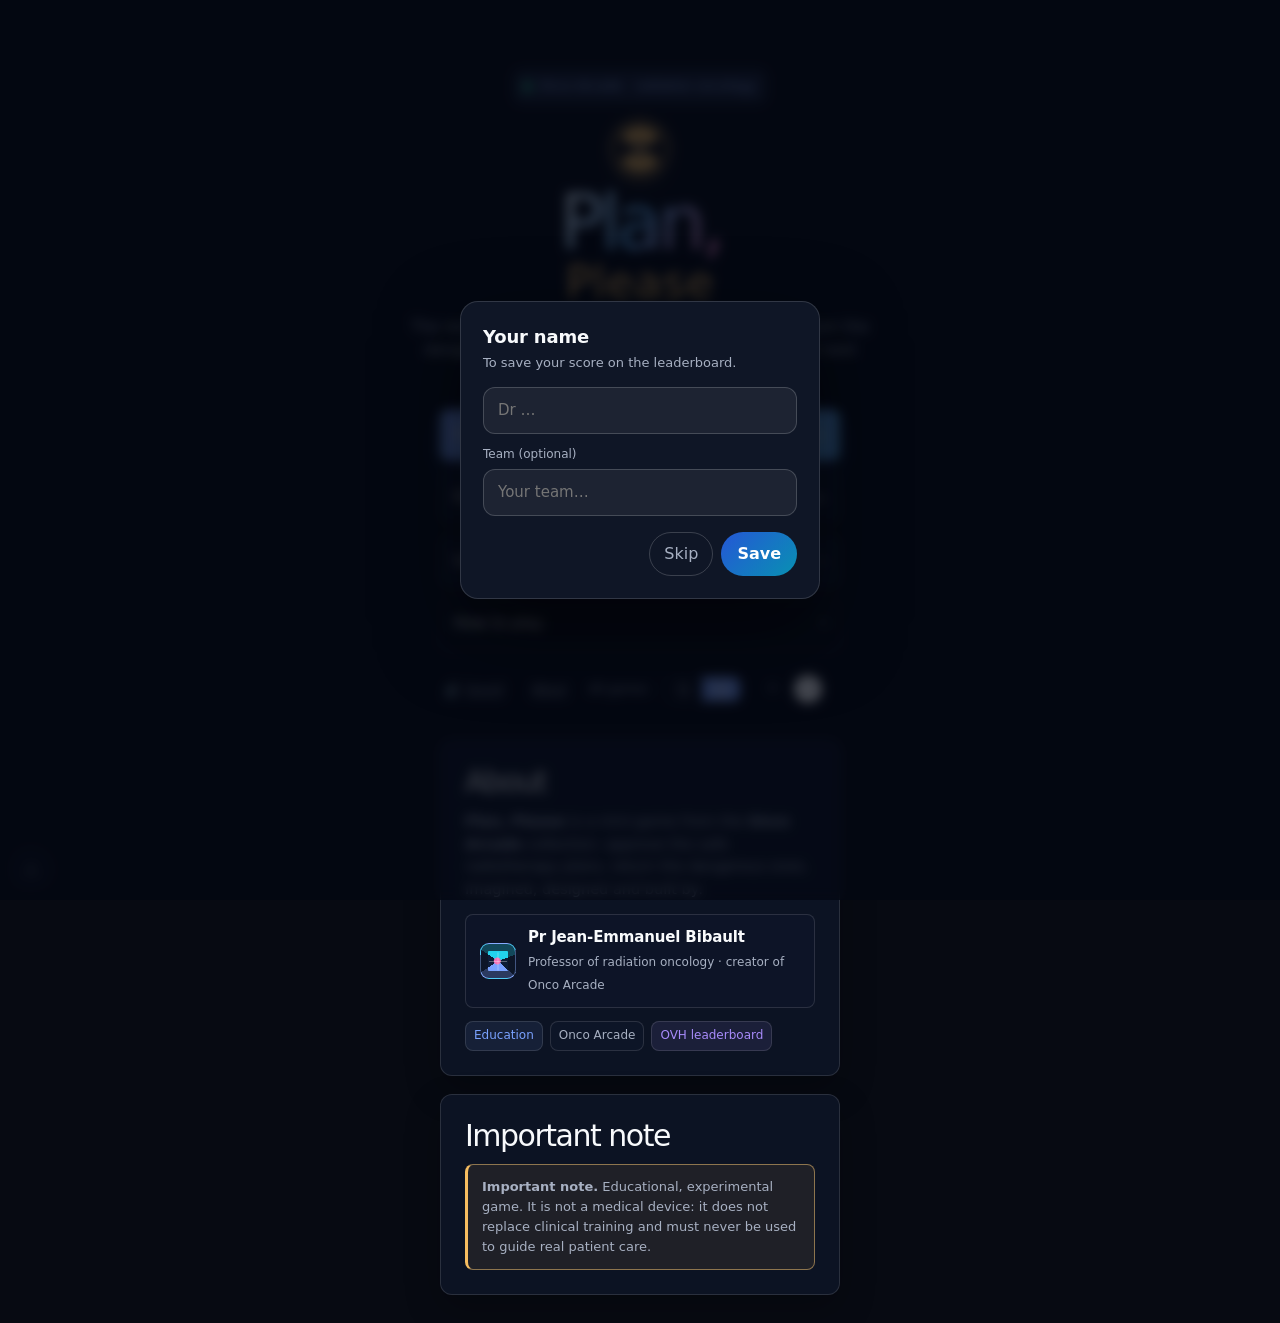
<file: games/plan-please/index.html>
<!DOCTYPE html>
<html lang="fr" data-theme="dark">
<head>
<meta charset="UTF-8">
<meta name="viewport" content="width=device-width, initial-scale=1.0, viewport-fit=cover">
<meta name="theme-color" content="#f7f8fb">
<meta name="description" content="Plan, Please — mini-jeu Onco Arcade : validez les plans de radiothérapie conformes, refusez les plans dangereux.">
<title>Plan, Please — Onco Arcade</title>
<link rel="preconnect" href="https://fonts.googleapis.com">
<link rel="preconnect" href="https://fonts.gstatic.com" crossorigin>
<link href="https://fonts.googleapis.com/css2?family=Space+Grotesk:wght@500;700&family=IBM+Plex+Mono:wght@400;500;600&display=swap" rel="stylesheet">

<!-- ===== Charte graphique Onco Arcade (intégrée pour portabilité) ===== -->
<style id="onco-arcade-charte">
/* =====================================================================
   ONCO ARCADE — Charte graphique partagée (v1.0)
   Auteur : Pr Jean-Emmanuel Bibault
   Un seul fichier importé par TOUS les jeux → habillage identique.
   Thème clair/sombre via  html[data-theme="dark"]
   Bilingue via             html[lang="fr"] / html[lang="en"]  + classes .fr / .en
   ===================================================================== */

:root {
  --bg: #f7f8fb;
  --bg-2: #ffffff;
  --text: #111827;
  --muted: #667085;
  --soft: #98a2b3;
  --card: rgba(255, 255, 255, .82);
  --card-strong: rgba(255, 255, 255, .97);
  --stroke: rgba(17, 24, 39, .11);
  --stroke-strong: rgba(17, 24, 39, .18);
  --shadow: 0 16px 42px rgba(15, 23, 42, .08);
  --shadow-soft: 0 8px 24px rgba(15, 23, 42, .06);
  --primary: #2557d6;
  --cyan: #0891b2;
  --magenta: #c02678;
  --violet: #6d28d9;
  --green: #047857;
  --amber: #b45309;
  --red: #c2414b;
  --chip: rgba(37, 87, 214, .08);
  --mist: rgba(37, 87, 214, .055);
  --radius: 12px;
  --radius-sm: 8px;
  --glass-blur: blur(18px);
  --focus: 0 0 0 4px rgba(37, 87, 214, .16);
}

html[data-theme="dark"] {
  --bg: #070a12;
  --bg-2: #0d1323;
  --text: #f8fafc;
  --muted: #a7b0c2;
  --soft: #7d8798;
  --card: rgba(15, 23, 42, .74);
  --card-strong: rgba(15, 23, 42, .96);
  --stroke: rgba(255, 255, 255, .12);
  --stroke-strong: rgba(255, 255, 255, .2);
  --shadow: 0 24px 72px rgba(0, 0, 0, .38);
  --shadow-soft: 0 14px 36px rgba(0, 0, 0, .24);
  --primary: #7aa2ff;
  --cyan: #22d3ee;
  --magenta: #f472b6;
  --violet: #a78bfa;
  --green: #34d399;
  --amber: #f6bd60;
  --red: #fb7185;
  --chip: rgba(122, 162, 255, .14);
  --mist: rgba(122, 162, 255, .08);
  --focus: 0 0 0 4px rgba(122, 162, 255, .18);
}

* { box-sizing: border-box; }
html { scroll-behavior: smooth; }
body {
  margin: 0;
  min-height: 100vh;
  color: var(--text);
  background: var(--bg);
  font-family: ui-sans-serif, system-ui, -apple-system, BlinkMacSystemFont, "Segoe UI", Roboto, Helvetica, Arial, sans-serif;
  line-height: 1.45;
  overflow-x: hidden;
  -webkit-text-size-adjust: 100%;
}

body::before {
  content: "";
  position: fixed;
  inset: 0;
  pointer-events: none;
  background:
    radial-gradient(circle at 14% 6%, rgba(37, 87, 214, .10), transparent 34%),
    radial-gradient(circle at 88% 8%, rgba(192, 38, 120, .06), transparent 32%),
    radial-gradient(circle at 44% 92%, rgba(8, 145, 178, .055), transparent 36%);
  z-index: -2;
}
body::after {
  content: "";
  position: fixed;
  width: 560px; height: 560px;
  right: -210px; top: 210px;
  border-radius: 999px;
  background: conic-gradient(from 160deg, rgba(37,87,214,.18), rgba(192,38,120,.14), rgba(8,145,178,.16), rgba(37,87,214,.18));
  filter: blur(54px);
  opacity: .72;
  z-index: -3;
  pointer-events: none;
}

a, a:visited, a:hover, a:focus, a:active { color: inherit; text-decoration: none; }
button, input, select, textarea { font: inherit; }
button { -webkit-tap-highlight-color: transparent; }
::selection { background: rgba(37, 87, 214, .18); }

/* ---------- Layout ---------- */
.shell { width: min(1160px, calc(100% - 36px)); margin: 0 auto; }

h1, h2, h3, p { margin-top: 0; }
h1 {
  margin-bottom: 18px;
  font-size: clamp(44px, 6vw, 76px);
  line-height: .95;
  letter-spacing: -.064em;
  font-weight:520;
}
.gradient-text {
  background: linear-gradient(120deg, var(--text), color-mix(in srgb, var(--primary) 66%, var(--cyan)), var(--magenta));
  -webkit-background-clip: text;
  background-clip: text;
  color: transparent;
}
.lead {
  max-width: 690px;
  margin-bottom: 26px;
  color: var(--muted);
  font-size: clamp(18px, 2.2vw, 22px);
  line-height: 1.5;
  font-weight:400;
}

/* ---------- Topbar / brand ---------- */
.topbar {
  position: sticky;
  top: 14px;
  z-index: 50;
  display: flex;
  align-items: center;
  justify-content: space-between;
  gap: 18px;
  margin-top: 14px;
  padding: 9px 10px;
  border: 1px solid var(--stroke);
  border-radius: var(--radius);
  background: color-mix(in srgb, var(--card-strong) 82%, transparent);
  backdrop-filter: var(--glass-blur);
  box-shadow: var(--shadow-soft);
}
.brand { display: inline-flex; align-items: center; gap: 10px; min-width: 0; }
.mark {
  width: 36px; height: 36px;
  position: relative;
  flex: 0 0 auto;
  border-radius: 9px;
  border: 1px solid color-mix(in srgb, var(--primary) 28%, var(--stroke));
  background:
    radial-gradient(circle at 48% 50%, var(--magenta) 0 3px, transparent 4px),
    conic-gradient(from 110deg, transparent 0 22deg, var(--primary) 22deg 126deg, transparent 126deg 194deg, var(--cyan) 194deg 320deg, transparent 320deg 360deg),
    linear-gradient(135deg, rgba(37,87,214,.12), rgba(8,145,178,.08));
  box-shadow: inset 0 0 0 7px color-mix(in srgb, var(--bg-2) 72%, transparent);
}
.mark::before, .mark::after {
  content: "";
  position: absolute;
  left: 8px; right: 8px; top: 17px;
  height: 1px;
  background: color-mix(in srgb, var(--text) 32%, transparent);
}
.mark::after { transform: rotate(90deg); }
.brand-text { display: grid; gap: 0; line-height: 1.08; }
.brand-title { font-weight:560; letter-spacing: -.02em; white-space: nowrap; }
.brand-subtitle { color: var(--muted); font-size: 12px; white-space: nowrap; }
.nav { display: flex; align-items: center; gap: 8px; }
.nav a, .nav button { flex: 0 0 auto; }

/* ---------- Buttons ---------- */
.btn {
  display: inline-flex;
  align-items: center;
  justify-content: center;
  gap: 8px;
  min-height: 38px;
  padding: 9px 13px;
  border-radius: var(--radius-sm);
  border: 1px solid var(--stroke);
  color: var(--text);
  background: color-mix(in srgb, var(--card-strong) 82%, transparent);
  box-shadow: none;
  cursor: pointer;
  font-weight:450;
  transition: transform .16s ease, border-color .16s ease, background .16s ease, box-shadow .16s ease, color .16s ease;
}
.btn:hover { transform: translateY(-1px); border-color: var(--stroke-strong); box-shadow: var(--shadow-soft); }
.btn:active { transform: translateY(0); box-shadow: none; }
.btn:focus-visible { outline: 0; box-shadow: var(--focus); }
.btn.primary {
  color: #fff;
  border-color: color-mix(in srgb, var(--primary) 62%, black);
  background: linear-gradient(135deg, var(--primary), color-mix(in srgb, var(--primary) 68%, var(--cyan)));
  box-shadow: 0 12px 26px rgba(37, 87, 214, .18);
}
.btn.ghost { background: transparent; }
.btn.small { min-height: 32px; padding: 7px 10px; font-size: 13px; }
.btn.block { width: 100%; }
.btn[disabled] { opacity: .5; cursor: not-allowed; transform: none; }

/* ---------- Theme toggle ---------- */
.toggle {
  position: relative;
  width: 68px; min-height: 34px;
  border-radius: 999px;
  padding: 3px;
  border: 1px solid var(--stroke);
  background: color-mix(in srgb, var(--card-strong) 82%, transparent);
  cursor: pointer;
}
.toggle span {
  position: absolute;
  inset: 3px auto 3px 3px;
  width: 28px;
  border-radius: 999px;
  background: var(--text);
  transition: transform .18s ease, background .18s ease;
}
.toggle::before, .toggle::after {
  position: absolute; top: 50%;
  transform: translateY(-50%);
  font-size: 12px; color: var(--muted);
}
.toggle::before { content: "\2600"; left: 10px; }
.toggle::after { content: "\263E"; right: 10px; }
html[data-theme="dark"] .toggle span { transform: translateX(34px); background: #fff; }

/* ---------- Eyebrow / sections ---------- */
.eyebrow {
  display: inline-flex; align-items: center; gap: 8px;
  margin-bottom: 16px;
  padding: 6px 9px;
  border-radius: var(--radius-sm);
  border: 1px solid var(--stroke);
  background: var(--chip);
  color: color-mix(in srgb, var(--primary) 74%, var(--text));
  font-size: 13px; font-weight:450;
}
.eyebrow i {
  width: 7px; height: 7px; border-radius: 999px;
  background: var(--green);
  box-shadow: 0 0 0 5px color-mix(in srgb, var(--green) 13%, transparent);
}
section { padding: 44px 0; }
.section-head { display: flex; align-items: end; justify-content: space-between; gap: 20px; margin-bottom: 18px; }
.section-title { margin: 0; font-size: clamp(25px, 3vw, 36px); line-height: 1.1; letter-spacing: -.045em; font-weight:500; }
.section-note { max-width: 530px; margin: 8px 0 0; color: var(--muted); }

/* ---------- Pills ---------- */
.pill-row { display: flex; gap: 7px; flex-wrap: wrap; }
.pill {
  display: inline-flex; align-items: center; gap: 6px;
  min-height: 28px; padding: 5px 8px;
  border: 1px solid var(--stroke);
  border-radius: var(--radius-sm);
  background: color-mix(in srgb, var(--card-strong) 78%, transparent);
  color: var(--muted);
  font-size: 12px; font-weight:420;
}
.pill.blue { color: var(--primary); background: color-mix(in srgb, var(--primary) 9%, transparent); }
.pill.green { color: var(--green); background: color-mix(in srgb, var(--green) 9%, transparent); }
.pill.pink { color: var(--magenta); background: color-mix(in srgb, var(--magenta) 9%, transparent); }
.pill.amber { color: var(--amber); background: color-mix(in srgb, var(--amber) 10%, transparent); }
.pill.violet { color: var(--violet); background: color-mix(in srgb, var(--violet) 10%, transparent); }

/* ---------- Cards / panels ---------- */
.panel {
  border: 1px solid var(--stroke);
  border-radius: var(--radius);
  background: var(--card);
  backdrop-filter: var(--glass-blur);
  box-shadow: var(--shadow-soft);
  padding: 20px;
}
.panel h3 { margin-bottom: 8px; font-size: 21px; letter-spacing: -.03em; font-weight:520; }
.panel p { color: var(--muted); }

.metric {
  padding: 14px;
  border: 1px solid var(--stroke);
  border-radius: var(--radius);
  background: color-mix(in srgb, var(--card) 78%, transparent);
  backdrop-filter: var(--glass-blur);
}
.metric strong { display: block; margin-bottom: 4px; font-size: 22px; font-weight:520; letter-spacing: -.03em; }
.metric span { color: var(--muted); font-size: 13px; }
.metrics { display: grid; grid-template-columns: repeat(3, minmax(0, 1fr)); gap: 10px; max-width: 680px; }

.control-card {
  padding: 14px;
  border: 1px solid var(--stroke);
  border-radius: var(--radius-sm);
  background: color-mix(in srgb, var(--card-strong) 76%, transparent);
}
.control-card h4 { margin: 0 0 9px; font-weight:520; letter-spacing: -.02em; }
.control-card p { margin: 0 0 12px; color: var(--muted); font-size: 13px; }
.stat { display: flex; align-items: center; justify-content: space-between; gap: 12px; margin: 10px 0 6px; font-size: 13px; color: var(--muted); }
.stat strong { color: var(--text); font-weight:500; }

/* ---------- Meters ---------- */
.meter { height: 7px; overflow: hidden; border-radius: 999px; background: color-mix(in srgb, var(--muted) 16%, transparent); }
.meter span { display: block; height: 100%; border-radius: inherit; background: linear-gradient(90deg, var(--green), var(--cyan)); }
.meter.tox span { background: linear-gradient(90deg, var(--green), var(--amber)); }

/* ---------- Game cards (hub) ---------- */
.grid-games { display: grid; grid-template-columns: repeat(3, minmax(0, 1fr)); gap: 14px; }
.game-card {
  position: relative;
  display: grid;
  grid-template-rows: auto 1fr auto;
  min-height: 255px;
  padding: 18px;
  border: 1px solid var(--stroke);
  border-radius: var(--radius);
  background: var(--card);
  backdrop-filter: var(--glass-blur);
  box-shadow: var(--shadow-soft);
  overflow: hidden;
  transition: transform .16s ease, border-color .16s ease, box-shadow .16s ease;
}
.game-card:hover { transform: translateY(-3px); border-color: var(--stroke-strong); box-shadow: var(--shadow); }
.game-card::before {
  content: "";
  position: absolute; inset: 0;
  pointer-events: none;
  background: radial-gradient(circle at 86% 10%, color-mix(in srgb, var(--game-color, var(--primary)) 17%, transparent), transparent 36%);
}
.game-top { display: flex; align-items: start; justify-content: space-between; gap: 12px; position: relative; z-index: 1; }
.game-icon {
  width: 52px; height: 52px;
  display: grid; place-items: center;
  border-radius: var(--radius-sm);
  border: 1px solid color-mix(in srgb, var(--game-color, var(--primary)) 36%, var(--stroke));
  background: color-mix(in srgb, var(--game-color, var(--primary)) 11%, transparent);
  color: var(--game-color, var(--primary));
  font-size: 24px;
}
.game-card h3 { position: relative; z-index: 1; margin: 18px 0 7px; font-size: 22px; letter-spacing: -.03em; font-weight:520; }
.game-card p { position: relative; z-index: 1; margin: 0; color: var(--muted); font-size: 14.5px; }
.game-foot { position: relative; z-index: 1; display: flex; justify-content: space-between; align-items: center; gap: 12px; margin-top: 18px; }
.game-meta { display: flex; gap: 6px; flex-wrap: wrap; }

/* Domain accents */
.beamlet  { --game-color: var(--primary); }
.bragg    { --game-color: var(--cyan); }
.fraction { --game-color: var(--amber); }
.oar      { --game-color: var(--green); }
.contour  { --game-color: var(--magenta); }
.tki      { --game-color: var(--violet); }
.tox      { --game-color: var(--red); }

/* ---------- Leaderboard ---------- */
.leaderboard { display: grid; gap: 9px; margin-top: 18px; }
.score-row {
  display: grid;
  grid-template-columns: 34px 1fr auto;
  gap: 12px;
  align-items: center;
  padding: 11px 12px;
  border: 1px solid var(--stroke);
  border-radius: var(--radius-sm);
  background: color-mix(in srgb, var(--card-strong) 72%, transparent);
}
.score-row.me { border-color: color-mix(in srgb, var(--primary) 55%, var(--stroke)); background: color-mix(in srgb, var(--primary) 8%, var(--card-strong)); }
.rank { color: var(--muted); font-variant-numeric: tabular-nums; }
.player { display: grid; gap: 2px; min-width: 0; }
.player strong { font-weight:500; overflow: hidden; text-overflow: ellipsis; white-space: nowrap; }
.player span { color: var(--muted); font-size: 12px; overflow: hidden; text-overflow: ellipsis; white-space: nowrap; }
.points { color: var(--text); font-variant-numeric: tabular-nums; font-weight:520; }
.mock-head { display: flex; justify-content: space-between; align-items: center; gap: 14px; margin-bottom: 16px; }
.mock-title { display: grid; gap: 2px; }
.mock-title strong { font-size: 17px; font-weight:520; letter-spacing: -.02em; }
.mock-title span { color: var(--muted); font-size: 13px; }

/* ---------- About / footer ---------- */
.about { display: grid; grid-template-columns: 1fr 1fr; gap: 18px; }
.about-card {
  padding: 24px;
  border: 1px solid var(--stroke);
  border-radius: var(--radius);
  background: var(--card);
  backdrop-filter: var(--glass-blur);
  box-shadow: var(--shadow-soft);
}
.about-card h2 { font-size: 30px; line-height: 1.1; letter-spacing: -.05em; font-weight:500; margin-bottom: 12px; }
.about-card p { color: var(--muted); }
.footer { padding: 38px 0 48px; color: var(--muted); font-size: 13px; }
.footer-inner { display: flex; justify-content: space-between; align-items: center; gap: 16px; border-top: 1px solid var(--stroke); padding-top: 18px; }

/* =====================================================================
   COMPOSANTS DE JEU GÉNÉRIQUES  (préfixe .oa-)  — nouveaux, partagés
   ===================================================================== */

/* Coque de jeu : topbar + scène + panneau latéral */
.oa-game {
  display: grid;
  grid-template-columns: minmax(0, 1fr) 300px;
  gap: 14px;
  padding: 14px;
  border: 1px solid var(--stroke);
  border-radius: var(--radius);
  background: var(--card);
  backdrop-filter: var(--glass-blur);
  box-shadow: var(--shadow);
}
.oa-stage {
  position: relative;
  min-height: min(60vh, 460px);
  border: 1px solid var(--stroke);
  border-radius: var(--radius-sm);
  overflow: hidden;
  background:
    radial-gradient(circle at 50% 50%, color-mix(in srgb, var(--primary) 7%, transparent), transparent 40%),
    radial-gradient(circle at 20% 22%, color-mix(in srgb, var(--magenta) 5%, transparent), transparent 32%),
    color-mix(in srgb, var(--bg-2) 76%, transparent);
  touch-action: manipulation;
}
.oa-side { display: grid; gap: 12px; align-content: start; }

/* Bandeau de score / HUD compact */
.oa-hud { display: flex; align-items: center; gap: 10px; flex-wrap: wrap; }
.oa-score { font-variant-numeric: tabular-nums; font-weight:560; letter-spacing: -.02em; font-size: 20px; }
.oa-chip {
  display: inline-flex; align-items: center; gap: 6px;
  padding: 4px 8px; border-radius: 999px;
  border: 1px solid var(--stroke);
  background: color-mix(in srgb, var(--card-strong) 78%, transparent);
  font-size: 12px; color: var(--muted); font-variant-numeric: tabular-nums;
}

/* Champs de saisie (pseudo) */
.oa-field {
  width: 100%;
  min-height: 42px;
  padding: 10px 12px;
  border: 1px solid var(--stroke);
  border-radius: var(--radius-sm);
  background: var(--bg-2);
  color: var(--text);
}
.oa-field:focus-visible { outline: 0; box-shadow: var(--focus); border-color: color-mix(in srgb, var(--primary) 50%, var(--stroke)); }
.oa-label { display: block; margin-bottom: 6px; font-size: 13px; color: var(--muted); }

/* Modale (fin de partie, aide, soumission de score) */
.oa-overlay {
  position: fixed; inset: 0; z-index: 200;
  display: none;
  place-items: center;
  padding: 18px;
  background: color-mix(in srgb, #000 46%, transparent);
  backdrop-filter: blur(6px);
}
.oa-overlay.open { display: grid; }
.oa-modal {
  width: min(460px, 100%);
  max-height: calc(100vh - 36px);
  overflow: auto;
  padding: 22px;
  border: 1px solid var(--stroke);
  border-radius: var(--radius);
  background: var(--card-strong);
  box-shadow: var(--shadow);
  animation: oa-pop .18s ease;
}
@keyframes oa-pop { from { transform: translateY(8px) scale(.98); opacity: 0; } to { transform: none; opacity: 1; } }
.oa-modal h2 { margin: 0 0 8px; font-size: 26px; letter-spacing: -.04em; font-weight:520; }
.oa-modal .oa-big { font-size: clamp(40px, 9vw, 58px); font-weight:560; letter-spacing: -.04em; line-height: 1; margin: 6px 0 2px; }
.oa-modal p { color: var(--muted); }
.oa-actions { display: flex; gap: 10px; flex-wrap: wrap; margin-top: 16px; }
.oa-actions .btn { flex: 1 1 auto; }

/* Note pédagogique de fin de partie */
.oa-note {
  margin-top: 14px;
  padding: 12px 14px;
  border: 1px solid var(--stroke);
  border-left: 3px solid var(--green);
  border-radius: var(--radius-sm);
  background: color-mix(in srgb, var(--green) 6%, transparent);
  font-size: 13.5px;
}

/* Toasts */
.oa-toasts { position: fixed; left: 50%; bottom: 18px; transform: translateX(-50%); z-index: 300; display: grid; gap: 8px; width: min(420px, calc(100% - 24px)); }
.oa-toast {
  padding: 11px 14px;
  border: 1px solid var(--stroke);
  border-radius: var(--radius-sm);
  background: var(--card-strong);
  box-shadow: var(--shadow-soft);
  font-size: 13.5px;
  animation: oa-pop .18s ease;
}
.oa-toast.err { border-left: 3px solid var(--red); }
.oa-toast.ok  { border-left: 3px solid var(--green); }

/* ---------- Bilingue ---------- */
html[lang="fr"] .en { display: none !important; }
html[lang="en"] .fr { display: none !important; }

/* ---------- Accessibilité mouvement ---------- */
@media (prefers-reduced-motion: reduce) {
  * { animation-duration: .001ms !important; transition-duration: .001ms !important; scroll-behavior: auto !important; }
}

/* ---------- Responsive ---------- */
@media (max-width: 980px) {
  .hero, .two-col, .about { grid-template-columns: 1fr; }
  .grid-games { grid-template-columns: repeat(2, minmax(0, 1fr)); }
  .oa-game { grid-template-columns: 1fr; }
  .oa-side { grid-template-columns: repeat(2, minmax(0, 1fr)); }
}
@media (max-width: 720px) {
  .shell { width: min(100% - 24px, 1160px); }
  .topbar { align-items: start; border-radius: var(--radius); flex-direction: column; }
  .nav { width: 100%; flex-wrap: wrap; }
  .nav .btn { flex: 1 1 auto; }
  h1 { font-size: clamp(42px, 13vw, 62px); }
  .lead { font-size: 17px; }
  .metrics, .grid-games, .oa-side { grid-template-columns: 1fr; }
  .section-head { display: block; }
  .footer-inner { display: grid; }
}

</style>

<style>
/* =====================================================================
   Plan, Please — styles PROPRES au jeu, par-dessus la charte Onco Arcade.
   Tout l'habillage (topbar, boutons, pills, panels, score-row, clair/sombre)
   vient de onco-arcade.css. Ici : la FICHE papier (identité protégée),
   les effets de jeu, et la mise en page de la scène.
   ===================================================================== */
:root{
  /* Jetons de la FICHE papier — constants quel que soit le thème */
  --paper:#e9ebe2; --paper2:#dfe2d6; --ink:#1c2b26; --ink-mut:#5c6b64;
  /* Alias vers des jetons de la charte pour le CSS repris de la fiche */
  --muted2:var(--soft);
  --line2:var(--stroke-strong);
  --desk2:var(--card-strong);
  --green-d:#0f9d6b;
}
.hidden{display:none !important}

/* Colonne de lecture centrée (fiche = document portrait) */
.pp-wrap{width:min(600px, calc(100% - 36px));margin:0 auto}

/* ---------- Menu ---------- */
#menu{padding-bottom:20px}
.brand-trefoil{width:60px;height:60px;margin:2px auto 8px;display:block;filter:drop-shadow(0 4px 10px rgba(246,189,96,.25))}
#menu h1{text-align:center;margin:2px 0 0}
#menu h1 .p2{display:block;color:var(--amber);font-size:.58em;letter-spacing:.02em;margin-top:.06em;-webkit-text-fill-color:var(--amber)}
.tagline{text-align:center;color:var(--muted);max-width:460px;margin:12px auto 24px;font-size:15px;line-height:1.55}
.menu-btns{display:grid;gap:11px;max-width:400px;margin:0 auto;width:100%}
.menu-btns .btn{justify-content:space-between;width:100%;min-height:52px;font-size:15px}
.menu-btns .btn .k{color:var(--muted);font-size:12px;font-weight:400}
.menu-btns .btn.primary .k{color:rgba(255,255,255,.72)}
.name-row{max-width:400px;margin:20px auto 0;width:100%}
.menu-foot{display:flex;gap:16px;justify-content:center;align-items:center;flex-wrap:wrap;margin:22px auto 0;color:var(--muted);font-size:12px}
.menu-foot button{color:var(--muted);text-decoration:underline;text-underline-offset:3px;background:none;border:none;cursor:pointer;font-size:12px}
.sound-toggle{display:inline-flex;align-items:center;gap:6px}
.lang-switch{display:inline-flex;border:1px solid var(--stroke);border-radius:8px;overflow:hidden}
.lang-switch .lang-b{padding:4px 11px;font-size:11px;letter-spacing:.05em;color:var(--muted);background:transparent;border:none;cursor:pointer}
.lang-switch .lang-b.on{background:var(--primary);color:#fff;font-weight:500}

/* Section À propos (composants charte .about / .about-card) */
#about{grid-template-columns:1fr;width:min(400px, calc(100% - 36px));max-width:none;margin:0 auto;padding:34px 0 8px}
.about-lede{color:var(--text);font-size:14.5px;line-height:1.55;margin:0 0 14px}
.about-sig{display:flex;align-items:center;gap:12px;padding:12px 14px;margin:2px 0 4px;border:1px solid var(--stroke);border-radius:var(--radius-sm);background:color-mix(in srgb,var(--card-strong) 70%,transparent)}
.about-sig b{display:block;font-size:15px;letter-spacing:-.01em}
.about-sig span{font-size:12px;color:var(--muted)}
.about-disc{padding:12px 14px;border:1px solid color-mix(in srgb,var(--amber) 45%,var(--stroke));border-left:3px solid var(--amber);border-radius:var(--radius-sm);background:color-mix(in srgb,var(--amber) 8%,transparent);font-size:13px;color:var(--text);line-height:1.55;margin:0}

/* ---------- Écran de jeu ---------- */
.pp-game{display:flex;flex-direction:column;gap:12px;height:calc(100dvh - 92px);padding-top:14px;padding-bottom:calc(6px + env(safe-area-inset-bottom))}
.hud-panel{padding:14px 16px}
.hud-top{display:flex;align-items:center;justify-content:space-between;gap:10px}
.hud-mode{font-family:"Space Grotesk",sans-serif;font-weight:520;font-size:12px;letter-spacing:.14em;color:var(--muted);text-transform:uppercase}
.hud-icons{display:flex;gap:6px}
.iconbtn{width:36px;height:36px;border:1px solid var(--stroke);border-radius:var(--radius-sm);background:color-mix(in srgb,var(--card-strong) 80%,transparent);color:var(--text);display:flex;align-items:center;justify-content:center;font-size:15px;cursor:pointer;transition:transform .1s ease,border-color .15s}
.iconbtn:active{transform:scale(.94)}
.iconbtn:hover{border-color:var(--stroke-strong)}
.hud-stats{display:flex;align-items:baseline;justify-content:space-between;margin-top:11px;gap:10px}
.score-wrap{display:flex;align-items:baseline;gap:9px}
.score{font-family:"Space Grotesk",sans-serif;font-weight:520;font-size:30px;line-height:1;letter-spacing:-.02em;font-variant-numeric:tabular-nums}
.score-lbl{font-size:10px;color:var(--muted);text-transform:uppercase;letter-spacing:.1em}
.combo{font-size:12px;color:var(--amber);font-weight:500;opacity:0;transition:opacity .2s}
.combo.on{opacity:1}
.strikes{display:flex;gap:5px;align-items:center}
.strike{width:15px;height:15px;border-radius:4px;border:1.5px solid var(--soft);position:relative}
.strike.x{border-color:var(--red);background:color-mix(in srgb,var(--red) 16%,transparent)}
.strike.x::before,.strike.x::after{content:"";position:absolute;inset:2px 6px;width:2px;background:var(--red);border-radius:2px}
.strike.x::before{transform:rotate(45deg)}.strike.x::after{transform:rotate(-45deg)}
.timerbar{height:6px;border-radius:999px;background:color-mix(in srgb,var(--muted) 18%,transparent);margin-top:11px;overflow:hidden}
.timerfill{height:100%;width:100%;border-radius:inherit;transform-origin:left;background:linear-gradient(90deg,#2f6df6,#22c3e0,#22b07a,#f4b60a,#e5484d);transition:none}

/* ---------- FICHE PAPIER — identité protégée (repris à l'identique) ---------- */
.stage{flex:1;position:relative;overflow:hidden;display:flex;flex-direction:column;min-height:0}
.plan-scroll{flex:1;overflow-y:auto;-webkit-overflow-scrolling:touch;padding:2px 2px 6px}
.queue-note{text-align:center;font-size:11px;color:var(--muted2);letter-spacing:.14em;text-transform:uppercase;margin:2px 0 10px}
.plan{
  position:relative;background:
    repeating-linear-gradient(0deg,transparent,transparent 27px,rgba(28,43,38,.05) 27px,rgba(28,43,38,.05) 28px),
    linear-gradient(180deg,var(--paper),var(--paper2));
  color:var(--ink);border-radius:6px;box-shadow:var(--shadow);
  border:1px solid #c9ccc0;overflow:hidden;
}
.plan.deal{animation:dealIn .34s cubic-bezier(.2,.9,.25,1)}
@keyframes dealIn{from{transform:translateY(26px) rotate(.6deg);opacity:0}to{transform:none;opacity:1}}
.plan-tab{display:flex;align-items:center;justify-content:space-between;gap:8px;background:linear-gradient(180deg,#20302a,#1a2a24);color:#dfe6e1;padding:9px 13px;font-family:"Space Grotesk";font-weight:520;font-size:12.5px;letter-spacing:.1em}
.plan-tab .pid{font-family:"IBM Plex Mono";font-weight:500;color:#9fb0aa;letter-spacing:0}
.isoswatch{height:7px;border-radius:2px;flex:0 0 46px;background:linear-gradient(90deg,#2f6df6,#22c3e0,#22b07a,#f4b60a,#e5484d)}
.plan-body{padding:12px 13px 14px}
.row{display:flex;gap:10px;padding:7px 0;border-bottom:1px dashed rgba(28,43,38,.16)}
.row:last-child{border-bottom:none}
.row .lab{flex:0 0 92px;font-size:10.5px;text-transform:uppercase;letter-spacing:.07em;color:var(--ink-mut);padding-top:2px}
.row .val{flex:1;font-weight:500;font-size:14.5px;color:var(--ink)}
.row .val .sub{color:var(--ink-mut);font-weight:400;font-size:12.5px}
.rx{font-size:16px;font-weight:500}
.rx b{color:#0e5c3f}
.plan .pill{display:inline-block;padding:1px 7px;border-radius:20px;font-size:11px;font-weight:500;letter-spacing:.03em;border:1px solid rgba(28,43,38,.25)}
.plan .pill.side{background:rgba(47,109,246,.12);color:#1f4fb0;border-color:rgba(47,109,246,.35)}
.plan .pill.intent{background:rgba(28,43,38,.06);color:var(--ink-mut)}
.iso-val{display:flex;align-items:center;gap:7px}
.crosshair{flex:0 0 16px}
.oars{margin-top:2px}
.oar{display:flex;align-items:center;gap:8px;font-size:13px;padding:3px 0}
.oar .on{flex:1;color:var(--ink)}
.oar .met{color:var(--ink-mut);font-size:12px}
.oar .v{font-weight:500;font-variant-numeric:tabular-nums}
.oar .lim{color:var(--ink-mut);font-size:11.5px}
.plan-foot{padding:8px 13px;border-top:1px solid rgba(28,43,38,.14);font-size:10.5px;color:var(--ink-mut);display:flex;justify-content:space-between;background:rgba(28,43,38,.03)}
.stamp{position:absolute;top:34%;left:50%;transform:translate(-50%,-50%) rotate(-15deg);font-family:"Space Grotesk";font-weight:520;font-size:44px;letter-spacing:.04em;padding:6px 20px;border:5px solid;border-radius:8px;text-transform:uppercase;opacity:0;pointer-events:none;mix-blend-mode:multiply;box-shadow:inset 0 0 0 3px currentColor}
.stamp.show{animation:stampIn .42s cubic-bezier(.2,1.2,.3,1) forwards}
.stamp.approve{color:#0f8a5e;border-color:#0f8a5e}
.stamp.reject{color:#c62a2f;border-color:#c62a2f}
@keyframes stampIn{0%{opacity:0;transform:translate(-50%,-50%) rotate(-15deg) scale(2.6)}55%{opacity:.92;transform:translate(-50%,-50%) rotate(-15deg) scale(.92)}70%{transform:translate(-50%,-50%) rotate(-15deg) scale(1.04)}100%{opacity:.9;transform:translate(-50%,-50%) rotate(-15deg) scale(1)}}
.shake{animation:shake .38s}
@keyframes shake{10%,90%{transform:translateX(-2px)}20%,80%{transform:translateX(4px)}30%,50%,70%{transform:translateX(-7px)}40%,60%{transform:translateX(7px)}}
.flash{position:absolute;inset:0;pointer-events:none;opacity:0;z-index:5}
.flash.good{background:radial-gradient(circle at 50% 40%,rgba(34,176,122,.45),transparent 70%);animation:fl .5s}
.flash.bad{background:radial-gradient(circle at 50% 40%,rgba(229,72,77,.5),transparent 70%);animation:fl .5s}
@keyframes fl{0%{opacity:1}100%{opacity:0}}
.popup{position:absolute;left:50%;top:30%;transform:translateX(-50%);font-family:"Space Grotesk";font-weight:520;font-size:26px;color:var(--amber);text-shadow:0 2px 8px rgba(0,0,0,.5);pointer-events:none;z-index:6;opacity:0}
.popup.go{animation:pop 1s ease forwards}
@keyframes pop{0%{opacity:0;transform:translate(-50%,6px)}18%{opacity:1}100%{opacity:0;transform:translate(-50%,-34px)}}
.toast{position:absolute;left:50%;bottom:16px;transform:translateX(-50%);background:var(--desk2);border:1px solid var(--line2);border-radius:20px;padding:7px 16px;font-size:12.5px;color:var(--text);z-index:8;opacity:0;transition:opacity .2s;white-space:nowrap;max-width:92%;text-align:center;backdrop-filter:blur(10px)}
.toast.on{opacity:1}
.toast.good{border-color:var(--green-d);color:var(--green)}

/* ---------- Barre d'action (Valider / Refuser) ---------- */
.actions{display:flex;gap:12px;padding-top:12px}
.act{flex:1;border-radius:var(--radius);padding:15px 10px 14px;display:flex;flex-direction:column;align-items:center;gap:3px;font-family:"Space Grotesk",sans-serif;font-weight:520;font-size:16px;letter-spacing:.05em;border:1px solid;color:#fff;box-shadow:var(--shadow-soft);cursor:pointer;transition:transform .06s ease}
.act:active{transform:scale(.96)}
.act .ico{font-size:22px;line-height:1}
.act .sub{font-family:"IBM Plex Mono",monospace;font-weight:400;font-size:10px;letter-spacing:.02em;opacity:.8}
.act.reject{background:linear-gradient(180deg,var(--red),color-mix(in srgb,var(--red) 66%,#000));border-color:color-mix(in srgb,var(--red) 55%,#000)}
.act.approve{background:linear-gradient(180deg,var(--green),color-mix(in srgb,var(--green) 70%,#000));border-color:color-mix(in srgb,var(--green) 52%,#000);color:#05261a}
.act.approve .sub{color:rgba(5,38,26,.72)}
.act[disabled]{opacity:.45;pointer-events:none}

/* ---------- Overlays / modales (verre Onco Arcade) ---------- */
.overlay{position:fixed;inset:0;z-index:200;display:grid;place-items:center;padding:18px;background:color-mix(in srgb,#000 50%,transparent);backdrop-filter:blur(6px)}
.overlay.hidden{display:none !important}
.sheet{width:min(440px,100%);max-height:calc(100vh - 36px);overflow-y:auto;border:1px solid var(--stroke);border-radius:var(--radius);background:var(--card-strong);box-shadow:var(--shadow)}
.sheet-h{padding:16px 18px 12px;border-bottom:1px solid var(--stroke)}
.sheet-h h2{margin:0;font-size:20px;letter-spacing:-.02em;font-weight:520}
.sheet-h .sub{color:var(--muted);font-size:12px;margin-top:3px}
.sheet-b{padding:16px 18px}
.sheet-b p{margin:0 0 10px;font-size:13.5px;color:var(--text)}
.sheet-b .btn{width:100%}
.close-x{float:right;font-size:20px;color:var(--muted);width:30px;height:30px;margin:-4px -4px 0 0;background:none;border:none;cursor:pointer}

/* incident */
.incident .sheet{border-color:color-mix(in srgb,var(--red) 50%,var(--stroke))}
.inc-flag{display:inline-flex;align-items:center;gap:7px;background:color-mix(in srgb,var(--red) 14%,transparent);border:1px solid color-mix(in srgb,var(--red) 45%,transparent);color:var(--red);padding:4px 11px;border-radius:20px;font-size:11px;font-weight:500;letter-spacing:.08em;text-transform:uppercase;margin-bottom:12px}
.inc-what{font-family:"Space Grotesk";font-weight:520;font-size:18px;margin:0 0 8px;line-height:1.25}
.inc-body{font-size:13.5px;color:var(--text);line-height:1.55}
.inc-std{margin-top:12px;padding:10px 12px;background:color-mix(in srgb,var(--green) 9%,transparent);border:1px solid color-mix(in srgb,var(--green) 40%,transparent);border-radius:var(--radius-sm);font-size:12.5px}
.inc-std b{color:var(--green)}

/* protocol drawer */
.proto h3{font-family:"Space Grotesk";font-size:12px;letter-spacing:.1em;text-transform:uppercase;color:var(--primary);margin:16px 0 7px}
.proto h3:first-child{margin-top:0}
.ptab{display:grid;grid-template-columns:1fr auto;gap:2px 10px;font-size:12.5px;padding:4px 0;border-bottom:1px dashed var(--stroke)}
.ptab .d{color:var(--muted)}

/* game over */
#over .sheet{max-width:420px}
.rankbadge{display:flex;align-items:center;gap:14px;padding:14px 16px;background:color-mix(in srgb,var(--card-strong) 60%,transparent);border:1px solid var(--stroke);border-radius:var(--radius);margin-bottom:14px}
.rankbadge .medal{width:52px;height:52px;flex:0 0 52px;border-radius:50%;display:flex;align-items:center;justify-content:center;font-size:26px;background:radial-gradient(circle at 40% 35%,#f4d24a,#c8930d);color:#3a2a00;box-shadow:inset 0 -3px 8px rgba(0,0,0,.25)}
.rankbadge .rk-lbl{font-size:10px;color:var(--muted);text-transform:uppercase;letter-spacing:.1em}
.rankbadge .rk-name{font-family:"Space Grotesk";font-weight:520;font-size:19px;line-height:1.1;margin-top:2px}
.ostats{display:grid;grid-template-columns:1fr 1fr;gap:9px;margin-bottom:14px}
.ostat{border:1px solid var(--stroke);border-radius:var(--radius-sm);padding:11px 13px;background:color-mix(in srgb,var(--card-strong) 45%,transparent)}
.ostat .n{font-family:"Space Grotesk";font-weight:520;font-size:22px;font-variant-numeric:tabular-nums}
.ostat .l{font-size:10px;color:var(--muted);text-transform:uppercase;letter-spacing:.08em;margin-top:1px}
.grid-share{border:1px solid var(--stroke);border-radius:var(--radius-sm);padding:12px;margin-bottom:14px;text-align:center;background:color-mix(in srgb,var(--card-strong) 45%,transparent)}
.grid-share .emojis{font-size:18px;letter-spacing:2px;line-height:1.5;word-break:break-all}
.grid-share .cap{font-size:11px;color:var(--muted);margin-top:6px}
.over-btns{display:flex;flex-direction:column;gap:9px}
.over-btns .btn{width:100%}

/* leaderboard */
.lb-tabs{display:flex;gap:8px;margin-bottom:12px}
.lb-tab{flex:1;padding:9px;border:1px solid var(--stroke);border-radius:var(--radius-sm);text-align:center;font-size:12.5px;color:var(--muted);background:transparent;cursor:pointer}
.lb-tab.on{color:#fff;background:var(--primary);border-color:transparent;font-weight:500}
.lb-list{display:grid;gap:8px}
.lb-empty{text-align:center;color:var(--muted);font-size:13px;padding:24px 10px}
.cloud-note{font-size:10.5px;color:var(--muted);text-align:center;margin-top:10px;line-height:1.5}

@media (max-width:520px){
  .ostats{grid-template-columns:1fr 1fr}
  #about{grid-template-columns:1fr}
  .pp-game{height:calc(100dvh - 84px)}
}
</style>
<script id="onco-arcade-query-sync">
(function(){
  try{
    var p=new URLSearchParams(location.search);
    var theme=(p.get('theme')||'').toLowerCase();
    if(theme==='dark'||theme==='light'){document.documentElement.setAttribute('data-theme',theme);localStorage.setItem('oa-theme',theme);}
    var lang=(p.get('lang')||'').toLowerCase();
    if(lang==='fr'||lang==='en'){document.documentElement.lang=lang;localStorage.setItem('oa-lang',lang);localStorage.setItem('vrt_lang',lang);}
  }catch(e){}
})();
</script>

<style id="oa-plan-no-topbar">
/* La barre de navigation flottante a ete retiree du HTML. Cette regle garantit
   qu'aucune barre de ce type ne peut reapparaitre (securite). */
.topbar, header.topbar, .topbar.shell, body > header { display: none !important; }
</style>
<style id="oa-vh-fill">
/* Plein ecran mobile : le fond remplit tout le viewport, y compris sous la Dynamic Island */
html{ background:var(--bg, #070a12) !important; min-height:100dvh; }
html[data-theme="light"]{ background:var(--bg, #f7f8fb) !important; }
</style>
<style id="oa-pp-cardfill">
  /* Mobile : la fiche remplit la hauteur dispo (plus de grand vide haut/bas) */
  @media (max-width: 820px){
    .plan-scroll{ display:flex; flex-direction:column; justify-content:flex-start; }
    /* flex-shrink:0 -> la fiche ne se comprime pas sous son contenu : pas de découpe, scroll possible */
    .plan-scroll > .plan{ flex:1 0 auto; display:flex; flex-direction:column; }
    .plan-scroll > .plan .plan-body{ flex:1 0 auto; }
  }
</style>
<style id="oa-charter-weights">b,strong{font-weight:560}</style>
<style id="oa-hide-inner-pseudo">/* pseudo demande une seule fois par l'overlay commun : saisie interne masquee */ .name-row:has(#nameInput){display:none!important}</style>
</head>
<body>

<main class="shell">

  <!-- ===================== MENU ===================== -->
  <section id="menu">
    <div class="pp-wrap" style="padding-top:26px">
      <div style="text-align:center">
        <div class="eyebrow" style="margin-bottom:14px"><i></i><span id="uiEyebrow">Onco Arcade · radiothérapie</span></div>
        <svg class="brand-trefoil" viewBox="0 0 100 100" aria-hidden="true">
          <circle cx="50" cy="50" r="48" fill="none" stroke="var(--amber)" stroke-width="2.5"/>
          <circle cx="50" cy="50" r="8" fill="var(--amber)"/>
          <g fill="var(--amber)">
            <path d="M50 50 L50 12 A38 38 0 0 1 82.9 31 Z" opacity=".92"/>
            <path d="M50 50 L82.9 69 A38 38 0 0 1 17.1 69 Z" opacity=".92"/>
            <path d="M50 50 L17.1 31 A38 38 0 0 1 50 12 Z" opacity=".92"/>
          </g>
          <circle cx="50" cy="50" r="13" fill="var(--bg-2)"/>
          <circle cx="50" cy="50" r="7" fill="var(--amber)"/>
        </svg>
        <h1><span class="gradient-text">Plan,</span><span class="p2">Please</span></h1>
        <p class="tagline" id="uiTagline"></p>
      </div>

      <div class="menu-btns">
        <button class="btn primary" id="btnDaily"><span id="uiDailyLabel"></span><span class="k" id="dailyTag"></span></button>
        <button class="btn" id="btnEndless"><span id="uiEndlessLabel"></span><span class="k" id="uiEndlessSub"></span></button>
        <button class="btn" id="btnLb"><span id="uiLbLabel"></span><span class="k">&rarr;</span></button>
        <button class="btn ghost" id="btnHow"><span id="uiHowLabel"></span><span class="k">?</span></button>
      </div>

      <div class="name-row">
        <label class="oa-label" for="nameInput" id="uiNameLabel"></label>
        <input class="oa-field" id="nameInput" maxlength="18" placeholder="Dr …" autocomplete="off" spellcheck="false">
      </div>

      <div class="menu-foot">
        <button class="sound-toggle" id="btnSound"><span id="soundIco">🔊</span> <span id="uiSoundLabel">Son</span></button>
        <button id="btnAbout"><span id="uiAboutLabel">À propos</span></button>
        <a href="../../index.html" id="oaHub" style="text-decoration:none;color:var(--muted)"><span id="uiHubLabel">Tous les jeux</span></a>
        <div class="lang-switch" role="group" aria-label="Language"><button class="lang-b" id="langFr">FR</button><button class="lang-b" id="langEn">EN</button></div>
        <button class="toggle" data-oa-theme-toggle type="button" aria-label="Thème clair / sombre"><span></span></button>
        <span id="bestTag"></span>
      </div>
    </div>

    <!-- ============ À PROPOS (section, composants charte) ============ -->
    <section id="about" class="about">
      <div class="about-card">
        <h2 id="uiAboutTitle"></h2>
        <p class="about-lede" id="uiAbout1"></p>
        <div class="about-sig">
          <span class="mark" aria-hidden="true"></span>
          <div><b id="uiAboutName">Pr Jean-Emmanuel Bibault</b><span id="uiAboutRole"></span></div>
        </div>
        <div class="pill-row" style="margin-top:13px"><span class="pill blue" id="uiAboutTag1"></span><span class="pill" id="uiAboutTag2"></span><span class="pill violet" id="uiAboutTag3"></span></div>
      </div>
      <div class="about-card">
        <h2 id="uiAboutT2"></h2>
        <p class="about-disc" id="uiAboutDisc"></p>
      </div>
    </section>
  </section>

  <!-- ===================== JEU ===================== -->
  <section id="game" class="hidden">
    <div class="pp-wrap pp-game">
      <div class="panel hud-panel">
        <div class="hud-top">
          <div class="hud-mode" id="hudMode">GARDE INFINIE</div>
          <div class="hud-icons">
            <button class="iconbtn" id="btnProto" title="Référence des protocoles">📋</button>
            <button class="iconbtn" id="btnSound2" title="Son">🔊</button>
            <button class="iconbtn" id="btnQuit" title="Terminer la garde">✕</button>
          </div>
        </div>
        <div class="hud-stats">
          <div class="score-wrap">
            <div><div class="score" id="score">0</div><div class="score-lbl">score</div></div>
            <div class="combo" id="combo">×1.0</div>
          </div>
          <div class="strikes" id="strikes"></div>
        </div>
        <div class="timerbar"><div class="timerfill" id="timerfill"></div></div>
      </div>

      <div class="stage">
        <div class="plan-scroll" id="planScroll">
          <div class="queue-note" id="queueNote">PLAN 1</div>
          <div class="plan" id="plan"></div>
        </div>
        <div class="flash" id="flash"></div>
        <div class="popup" id="popup"></div>
        <div class="toast" id="toast"></div>
      </div>

      <div class="actions">
        <button class="act reject" id="btnReject"><span class="ico">✖</span><span id="uiRejectLabel">REFUSER</span><span class="sub" id="uiRejectSub">rejeter le plan</span></button>
        <button class="act approve" id="btnApprove"><span class="ico">✔</span><span id="uiApproveLabel">VALIDER</span><span class="sub" id="uiApproveSub">signer</span></button>
      </div>
    </div>
  </section>
</main>

<!-- ===================== OVERLAYS ===================== -->
<div class="overlay hidden" id="incidentOv">
  <div class="incident" style="width:100%;max-width:440px">
    <div class="sheet">
      <div class="sheet-b">
        <div class="inc-flag" id="incFlag">⚠ Rapport d'incident</div>
        <div class="inc-what" id="incWhat"></div>
        <div class="inc-body" id="incBody"></div>
        <div class="inc-std" id="incStd"></div>
        <button class="btn primary" id="btnIncNext" style="margin-top:16px">Continuer</button>
      </div>
    </div>
  </div>
</div>

<div class="overlay hidden" id="protoOv">
  <div class="sheet">
    <div class="sheet-h"><button class="close-x" data-close="protoOv">✕</button><h2 id="uiProtoTitle"></h2><div class="sub" id="uiProtoSub"></div></div>
    <div class="sheet-b proto" id="protoBody"></div>
  </div>
</div>

<div class="overlay hidden" id="howOv">
  <div class="sheet">
    <div class="sheet-h"><button class="close-x" data-close="howOv">✕</button><h2 id="uiHowTitle"></h2><div class="sub" id="uiHowSub"></div></div>
    <div class="sheet-b">
      <p id="uiHow1"></p>
      <p id="uiHow2"></p>
      <p id="uiHow3"></p>
      <p id="uiHow4"></p>
      <p style="color:var(--muted)" id="uiHow5"></p>
      <button class="btn primary" data-close="howOv" id="uiHowBtn" style="margin-top:6px"></button>
    </div>
  </div>
</div>

<div class="overlay hidden" id="over">
  <div class="sheet">
    <div class="sheet-h"><h2 id="overTitle">Garde terminée</h2><div class="sub" id="overSub"></div></div>
    <div class="sheet-b">
      <div class="rankbadge">
        <div class="medal" id="overMedal">🎖️</div>
        <div><div class="rk-lbl" id="uiRankLbl"></div><div class="rk-name" id="overRank"></div></div>
      </div>
      <div class="ostats">
        <div class="ostat"><div class="n" id="ovScore">0</div><div class="l" id="uiOsScore"></div></div>
        <div class="ostat"><div class="n" id="ovCleared">0</div><div class="l" id="uiOsCleared"></div></div>
        <div class="ostat"><div class="n" id="ovAcc">0%</div><div class="l" id="uiOsAcc"></div></div>
        <div class="ostat"><div class="n" id="ovStreak">0</div><div class="l" id="uiOsStreak"></div></div>
      </div>
      <div class="grid-share hidden" id="shareBox">
        <div class="emojis" id="shareGrid"></div>
        <div class="cap" id="shareCap"></div>
      </div>
      <div class="over-btns">
        <button class="btn" id="btnCopy"><span id="uiCopyLabel"></span><span class="k">⧉</span></button>
        <button class="btn primary" id="btnAgain"></button>
        <button class="btn ghost" id="btnOverLb"></button>
        <button class="btn ghost" id="btnMenu"></button>
      </div>
    </div>
  </div>
</div>

<div class="overlay hidden" id="lbOv">
  <div class="sheet">
    <div class="sheet-h"><button class="close-x" data-close="lbOv">✕</button><h2 id="uiLbTitle"></h2><div class="sub" id="uiLbSub"></div></div>
    <div class="sheet-b">
      <div class="lb-tabs">
        <button class="lb-tab on" id="lbTabDaily"></button>
        <button class="lb-tab" id="lbTabEndless"></button>
      </div>
      <div class="lb-list" id="lbList"></div>
      <div class="cloud-note" id="cloudNote"></div>
    </div>
  </div>
</div>

<script>
/* ===== Onco Arcade — comportements partagés (intégrés) ===== */
/* =====================================================================
   ONCO ARCADE — Comportements partagés (v1.0)
   Thème (clair/sombre) + langue (FR/EN) persistants via localStorage.
   Auto-câblage : ajoutez  data-oa-theme-toggle  /  data-oa-lang-toggle
   à n'importe quel bouton, aucun JS spécifique par jeu n'est requis.
   Expose window.OncoArcade.
   ===================================================================== */
(function () {
  "use strict";
  var LS_THEME = "oa-theme";
  var LS_LANG  = "oa-lang";
  var root = document.documentElement;

  function getTheme() {
    try { return localStorage.getItem(LS_THEME); } catch (e) { return null; }
  }
  function getLang() {
    try { return localStorage.getItem(LS_LANG); } catch (e) { return null; }
  }

  function setTheme(theme, persist) {
    theme = theme === "dark" ? "dark" : "light";
    root.setAttribute("data-theme", theme);
    if (persist !== false) { try { localStorage.setItem(LS_THEME, theme); } catch (e) {} }
  }
  function setLang(lang, persist) {
    lang = lang === "en" ? "en" : "fr";
    root.setAttribute("lang", lang);
    if (persist !== false) { try { localStorage.setItem(LS_LANG, lang); } catch (e) {} }
    // Met à jour les libellés des boutons de langue
    document.querySelectorAll("[data-oa-lang-toggle]").forEach(function (b) {
      b.textContent = lang === "fr" ? "FR / EN" : "EN / FR";
    });
    document.dispatchEvent(new CustomEvent("oa:langchange", { detail: { lang: lang } }));
  }

  function toggleTheme() { setTheme(root.getAttribute("data-theme") === "dark" ? "light" : "dark"); }
  function toggleLang()  { setLang(root.getAttribute("lang") === "fr" ? "en" : "fr"); }

  /* ---- Toasts ---- */
  function toast(msg, kind, ms) {
    var wrap = document.querySelector(".oa-toasts");
    if (!wrap) { wrap = document.createElement("div"); wrap.className = "oa-toasts"; document.body.appendChild(wrap); }
    var t = document.createElement("div");
    t.className = "oa-toast" + (kind ? " " + kind : "");
    t.textContent = msg;
    wrap.appendChild(t);
    setTimeout(function () {
      t.style.transition = "opacity .3s ease";
      t.style.opacity = "0";
      setTimeout(function () { t.remove(); }, 320);
    }, ms || 2600);
  }

  /* ---- Initialisation ---- */
  function init() {
    // Thème : préférence stockée, sinon attribut HTML existant, sinon clair.
    var stored = getTheme();
    if (stored) setTheme(stored, false);
    else if (!root.getAttribute("data-theme")) setTheme("light", false);

    var lang = getLang();
    if (lang) setLang(lang, false);
    else setLang(root.getAttribute("lang") === "en" ? "en" : "fr", false);

    // Auto-câblage des boutons
    document.querySelectorAll("[data-oa-theme-toggle]").forEach(function (b) {
      b.addEventListener("click", toggleTheme);
    });
    document.querySelectorAll("[data-oa-lang-toggle]").forEach(function (b) {
      b.addEventListener("click", toggleLang);
    });
  }

  if (document.readyState === "loading") document.addEventListener("DOMContentLoaded", init);
  else init();

  window.OncoArcade = {
    setTheme: setTheme,
    setLang: setLang,
    toggleTheme: toggleTheme,
    toggleLang: toggleLang,
    toast: toast
  };
})();

</script>
<script>
"use strict";
/* ============================================================
   Plan, Please — single-file bilingual game (FR / EN)
   ============================================================ */

/* ============================================================
   BACKEND LEADERBOARD — Onco Arcade sur OVH (PHP + MySQL)
   API_BASE pointe vers /arcade/api (chemin relatif depuis
   /arcade/games/plan-please/). Mettre "" pour forcer le stockage
   local ; le repli local est de toute façon automatique si l'API
   est injoignable (fichier ouvert seul, hors-ligne, etc.).
   ============================================================ */
var API_BASE = "../../api";

/* Les deux tableaux du jeu -> slug + période de l'API Onco Arcade.
   - garde infinie -> "plan-please"        (compte pour le classement GLOBAL de la collection)
   - garde du jour -> "plan-please-daily"  (défi quotidien, exclu du global) */
function boardToApi(key){
  if(key.indexOf("pp_lb_daily_")===0) return { game:"plan-please-daily", period:"today" };
  return { game:"plan-please", period:"all" };
}

/* ---------- language ---------- */
function detectLang(){
  try{ var u=(new URLSearchParams(location.search).get("lang")||"").toLowerCase(); if(u==="fr"||u==="en"){ try{localStorage.setItem("pp_lang",u);}catch(e){} return u; } }catch(e){}
  try{ var s=localStorage.getItem("pp_lang"); if(s==="fr"||s==="en") return s; }catch(e){}
  try{ var n=(navigator.language||navigator.userLanguage||"fr").toLowerCase(); if(n.indexOf("en")===0) return "en"; }catch(e){}
  return "fr"; // French by default
}
var LANG = detectLang();

/* short UI strings used inside JS-generated markup */
var TXT = {
  fr:{ planTab:"PLAN DE TRAITEMENT RT", patient:"Patient", yrs:" ans", mrn:"IPP",
       diagnosis:"Diagnostic", priorRT:"RT antérieure", cordAbbr:"moelle", ago:"il y a ",
       intent:"Intention", prescription:"Prescription", inWord:"en", fxWord:"fractions", perFx:"Gy/fraction",
       targetSide:"Cible / côté", technique:"Technique", isocenter:"Isocentre", oarCheck:"Contrôle OAR",
       cordCum:"Moelle — cumulée", newCourse:"nouveau cours", planSys:"SYSTÈME DE PLANIFICATION",
       reviewer:"Validateur :", drDash:"Dr —", hudDaily:"GARDE DU JOUR", hudEndless:"GARDE INFINIE",
       queue:"PLAN", stampOk:"APPROUVÉ", stampNo:"REFUSÉ",
       toastClean:"Validé — plan conforme.", toastCatch:"Bien vu — ", bestEndless:"Record garde infinie : ",
       copyOk:"Copié dans le presse-papiers", copyFail:"Copie indisponible — appui long pour sélectionner" },
  en:{ planTab:"RT TREATMENT PLAN", patient:"Patient", yrs:"y", mrn:"MRN",
       diagnosis:"Diagnosis", priorRT:"Prior RT", cordAbbr:"cord", ago:"",
       intent:"Intent", prescription:"Prescription", inWord:"in", fxWord:"fx", perFx:"Gy/fx",
       targetSide:"Target / side", technique:"Technique", isocenter:"Isocenter", oarCheck:"OAR check",
       cordCum:"Cord — cumulative", newCourse:"new course", planSys:"PLANNING SYSTEM",
       reviewer:"Reviewer:", drDash:"Dr —", hudDaily:"DAILY SHIFT", hudEndless:"ENDLESS SHIFT",
       queue:"PLAN", stampOk:"APPROVED", stampNo:"RETURNED",
       toastClean:"Signed off — clean plan.", toastCatch:"Good catch — ", bestEndless:"Best endless: ",
       copyOk:"Copied to clipboard", copyFail:"Copy not available — long-press to select" }
};
function tr(k){ return (TXT[LANG]&&TXT[LANG][k]!=null)?TXT[LANG][k]:TXT.fr[k]; }

/* bone targets (parallel FR/EN; region token stays an internal key) */
var BONES = {
  fr:[ {n:"Vertèbre T8", r:"Thorax"},{n:"Vertèbre L3", r:"Abdomen"},{n:"Sacrum", r:"Pelvis"},
       {d:"Fémur droit", g:"Fémur gauche", r:"femur", side:"Droite"},
       {d:"Humérus droit", g:"Humérus gauche", r:"humerus", side:"Gauche"},
       {d:"Aile iliaque droite", g:"Aile iliaque gauche", r:"Pelvis", side:"Droite"},
       {d:"Col fémoral droit", g:"Col fémoral gauche", r:"femur", side:"Gauche"} ],
  en:[ {n:"T8 vertebra", r:"Thorax"},{n:"L3 vertebra", r:"Abdomen"},{n:"Sacrum", r:"Pelvis"},
       {d:"Right femur", g:"Left femur", r:"femur", side:"Droite"},
       {d:"Right humerus", g:"Left humerus", r:"humerus", side:"Gauche"},
       {d:"Right iliac wing", g:"Left iliac wing", r:"Pelvis", side:"Droite"},
       {d:"Right femoral neck", g:"Left femoral neck", r:"femur", side:"Gauche"} ]
};
/* wrong-isocenter pool (parallel FR/EN) + the region label to exclude per family */
var ISOPOOL = { fr:["Bassin","Thorax","Crâne (SAD médian)","Cou médian (C3)","Abdomen supérieur"],
                en:["Pelvis","Thorax","Cranium (mid-SAD)","Mid-neck (C3)","Upper abdomen"] };
var FAMISO = { "Pelvis":{fr:"Bassin",en:"Pelvis"}, "Thorax":{fr:"Thorax",en:"Thorax"},
               "Brain":{fr:"Crâne (SAD médian)",en:"Cranium (mid-SAD)"},
               "Head & neck":{fr:"Cou médian (C3)",en:"Mid-neck (C3)"},
               "breast":{fr:"Thorax",en:"Thorax"} };

/* ---------- storage abstraction (cloud if in Claude artifact, else localStorage) ---------- */
var hasCloud = (typeof window !== "undefined" && window.storage && typeof window.storage.get === "function");
async function storeGet(key, shared){
  if(hasCloud){ try{ var r = await window.storage.get(key, !!shared); return r && r.value != null ? r.value : null; }catch(e){ return null; } }
  try{ return localStorage.getItem(key); }catch(e){ return null; }
}
async function storeSet(key, val, shared){
  if(hasCloud){ try{ await window.storage.set(key, val, !!shared); return; }catch(e){} }
  try{ localStorage.setItem(key, val); }catch(e){}
}
async function lbGet(key){ var v = await storeGet(key, true); try{ return v ? JSON.parse(v) : []; }catch(e){ return []; } }
async function lbSet(key, arr){ await storeSet(key, JSON.stringify(arr), true); }

/* Leaderboard distant Onco Arcade (OVH). Renvoie null en cas d'échec → repli local/cloud. */
async function apiTop(key){
  if(!API_BASE) return null;
  var m = boardToApi(key);
  try{
    var r = await fetch(API_BASE.replace(/\/$/,"")+"/top.php?game="+encodeURIComponent(m.game)+"&period="+m.period+"&limit=100");
    if(!r.ok) return null;
    var d = await r.json();
    if(!d || !d.ok || !Array.isArray(d.rows)) return null;
    var myUid = await getUID();
    var myName = (typeof state!=="undefined" && state.playerName) ? state.playerName : null;
    return d.rows.map(function(row, i){
      var acc = 0;
      if(row.meta){ var parts=String(row.meta).split("|"); acc = parseInt(parts[0],10)||0; }
      return { uid:(myName && row.name===myName) ? myUid : ("x"+i+"_"+row.name), name:row.name, score:row.score, acc:acc };
    });
  }catch(e){ return null; }
}
async function apiSubmit(key, entry){
  if(!API_BASE) return null;
  var m = boardToApi(key);
  try{
    var r = await fetch(API_BASE.replace(/\/$/,"")+"/submit.php", {
      method:"POST", headers:{"Content-Type":"application/json"},
      body:JSON.stringify({ game:m.game, name:entry.name, score:entry.score, ts:entry.ts||Date.now(), meta:(entry.acc+"|"+entry.streak) })
    });
    if(!r.ok) return null;
    var d = await r.json();
    return (d && d.ok) ? d : null;
  }catch(e){ return null; }
}

/* ---------- RNG ---------- */
function mulberry32(a){ return function(){ a|=0; a=a+0x6D2B79F5|0; var t=Math.imul(a^a>>>15,1|a); t=t+Math.imul(t^t>>>7,61|t)^t; return ((t^t>>>14)>>>0)/4294967296; }; }
var rng = Math.random;
function rand(lo,hi){ return lo + (hi-lo)*rng(); }
function randint(lo,hi){ return Math.floor(rand(lo,hi+1)); }
function pick(a){ return a[Math.floor(rng()*a.length)]; }
function chance(p){ return rng() < p; }
function round(x,d){ var m=Math.pow(10,d||0); return Math.round(x*m)/m; }
function fmt(x){ return (Math.round(x*100)/100).toString(); }
function todayKey(){ var d=new Date(); return d.getFullYear()*10000 + (d.getMonth()+1)*100 + d.getDate(); }
function dateLabel(){ var d=new Date(); return d.toISOString().slice(0,10); }

/* ---------- names ---------- */
var FN_M=["James","Robert","Ahmed","Wei","Marco","Luca","Karl","Sanjay","Pierre","Omar","David","Hassan","Ivan","Diego","Yusuf","Henri","Noah","Thomas","Andreas","Kenji"];
var FN_F=["Maria","Anna","Fatima","Ling","Sofia","Elena","Ingrid","Priya","Claire","Aisha","Sarah","Emma","Nadia","Olga","Lucia","Zara","Julie","Marie","Chloé","Laura"];
var LN=["Nguyen","Smith","Kowalski","Khan","Rossi","Müller","Dubois","Silva","Johansson","Patel","Garcia","Chen","Ahmadi","Novak","Fischer","Haddad","Bernard","Andersson","Yamada","Costa","Weber","Moreau","Ivanov","Reyes","Okafor","Lindqvist","Bianchi","Tremblay","Schmidt","Park"];
function makeName(sex){ var fn = sex==="M" ? pick(FN_M) : pick(FN_F); return pick(LN)+", "+fn; }
function makeMRN(){ return String(randint(1000000,9999999)); }

/* ---------- site templates ---------- */
/* region families for isocenter mismatch (internal keys, not shown to the user) */
var REGIONS = ["Pelvis","Thorax","Brain","Head & neck","Abdomen"];

var SITES_FR = [
  { key:"prostate", label:"Adénocarcinome prostatique", lateral:false, sex:"M", age:[58,84], region:"Pelvis",
    intent:"Curatif", stages:["cT2a N0 M0","cT2c N0 M0","cT3a N0 M0","cT1c N0 M0"],
    rx:[{t:78,f:39,d:2.0,tech:["VMAT","IMRT"]},{t:80,f:40,d:2.0,tech:["VMAT","IMRT"]},{t:60,f:20,d:3.0,tech:["VMAT"]},{t:70,f:28,d:2.5,tech:["VMAT"]},{t:36.25,f:5,d:7.25,tech:["SBRT","VMAT"],sbrt:true}],
    energy:["6 MV","10 MV","15 MV"], target:"Prostate ± vésicules séminales",
    oars:[["Rectum","V60","%",35,.4,.8,0],["Vessie","V65","%",50,.35,.8,0],["Tête fémorale","D0.1cc","Gy",50,.55,.9,1]],
    doseTxt:"60 Gy/20, 70 Gy/28, 78–80 Gy/39–40, ou SBRT 36.25 Gy/5",
    errs:["FRACTIONATION_MATH","ISOCENTER_WRONG","ENERGY_WRONG","OAR_VIOLATION","IDENTITY_MISMATCH"] },

  { key:"breast", label:"Carcinome mammaire (sein en totalité)", lateral:true, sex:"F", age:[38,78], region:"breast",
    intent:"Adjuvant", stages:["pT1c N0","pT2 N0","pT1b N0 (post-tumorectomie)","pTis (CCIS)"],
    rx:[{t:40.05,f:15,d:2.67,tech:["Tangentiels","IMRT","VMAT"]},{t:42.56,f:16,d:2.66,tech:["Tangentiels","VMAT"]},{t:26,f:5,d:5.2,tech:["VMAT","IMRT"]},{t:50,f:25,d:2.0,tech:["Tangentiels","IMRT"]}],
    energy:["6 MV","6–10 MV"], target:"sein",
    oars:[["Cœur","moyenne","Gy",4,.15,.7,1],["Poumon homolatéral","V20","%",20,.3,.8,0]],
    doseTxt:"40.05 Gy/15, 42.56 Gy/16, 26 Gy/5 (FAST-Forward) ou 50 Gy/25",
    errs:["LATERALITY_FLIP","ISOCENTER_WRONG","FRACTIONATION_MATH","OAR_VIOLATION","DOSE_TOO_HIGH"] },

  { key:"lung", label:"CBNPC (traitement définitif)", lateral:true, sex:"any", age:[55,82], region:"Thorax",
    intent:"Curatif", stages:["cT2 N0","cT2 N2 (IIIA)","cT3 N1","cT1c N2"],
    rx:[{t:60,f:30,d:2.0,tech:["VMAT","IMRT"]},{t:66,f:33,d:2.0,tech:["VMAT","IMRT"]}],
    energy:["6 MV","10 MV"], target:"poumon",
    oars:[["Moelle épinière","D0.1cc","Gy",45,.4,.85,1],["Poumon total","V20","%",35,.4,.85,0],["Cœur","moyenne","Gy",30,.2,.75,1]],
    doseTxt:"60–66 Gy en fractions de 2 Gy (chimiothérapie concomitante)",
    errs:["LATERALITY_FLIP","OAR_VIOLATION","DOSE_TOO_HIGH","FRACTIONATION_MATH","ISOCENTER_WRONG","ENERGY_WRONG"] },

  { key:"lungsbrt", label:"CBNPC de stade précoce (SBRT)", lateral:true, sex:"any", age:[60,86], region:"Thorax",
    intent:"SBRT", stages:["cT1a N0 (périphérique)","cT1b N0","cT2a N0 (périphérique)"],
    rx:[{t:54,f:3,d:18.0,tech:["SBRT","VMAT"],sbrt:true},{t:50,f:5,d:10.0,tech:["SBRT","VMAT"],sbrt:true},{t:48,f:4,d:12.0,tech:["SBRT","VMAT"],sbrt:true}],
    energy:["6 MV FFF","10 MV FFF"], target:"poumon",
    oars:[["Moelle épinière","D0.1cc","Gy",26,.3,.8,1],["Paroi thoracique","V30","cc",30,.2,.7,0]],
    doseTxt:"54 Gy/3, 50 Gy/5 ou 48 Gy/4 — SBRT conformationnelle avec IGRT",
    errs:["LATERALITY_FLIP","TECHNIQUE_MISMATCH","FRACTIONATION_MATH","ISOCENTER_WRONG","OAR_VIOLATION"] },

  { key:"wbrt", label:"Métastases cérébrales (encéphale in toto)", lateral:false, sex:"any", age:[45,80], region:"Brain",
    intent:"Palliatif", stages:["métastases multiples","≥4 lésions","métastases diffuses"],
    rx:[{t:30,f:10,d:3.0,tech:["RC3D (latéraux opposés)"]},{t:20,f:5,d:4.0,tech:["RC3D (latéraux opposés)"]},{t:37.5,f:15,d:2.5,tech:["RC3D"]}],
    energy:["6 MV"], target:"encéphale in toto",
    oars:[["Cristallin","D0.1cc","Gy",7,.3,.85,1]],
    doseTxt:"30 Gy/10, 20 Gy/5 ou 37.5 Gy/15 — ne jamais escalader la dose sur l'encéphale in toto",
    errs:["DOSE_TOO_HIGH","FRACTIONATION_MATH","ISOCENTER_WRONG"] },

  { key:"gbm", label:"Glioblastome (post-opératoire)", lateral:false, sex:"any", age:[40,74], region:"Brain",
    intent:"Curatif", stages:["IDH non muté, exérèse complète","exérèse subtotale","biopsie seule"],
    rx:[{t:60,f:30,d:2.0,tech:["VMAT","IMRT"]},{t:59.4,f:33,d:1.8,tech:["IMRT"]},{t:40.05,f:15,d:2.67,tech:["VMAT"]}],
    energy:["6 MV"], target:"cavité d'exérèse + marge",
    oars:[["Tronc cérébral","D0.1cc","Gy",54,.4,.9,1],["Chiasma optique","D0.1cc","Gy",54,.35,.9,1]],
    doseTxt:"60 Gy/30 (Stupp) ou 40.05 Gy/15 (sujet âgé) ; tronc cérébral/chiasma ≤54 Gy",
    errs:["OAR_VIOLATION","FRACTIONATION_MATH","ISOCENTER_WRONG","DOSE_TOO_HIGH"] },

  { key:"hn", label:"Carcinome oropharyngé", lateral:false, sex:"any", age:[48,78], region:"Head & neck",
    intent:"Curatif", stages:["cT2 N1 (p16+)","cT3 N2","cT2 N2b"],
    rx:[{t:70,f:35,d:2.0,tech:["VMAT","IMRT"]},{t:69.96,f:33,d:2.12,tech:["VMAT"]},{t:66,f:30,d:2.2,tech:["VMAT"]}],
    energy:["6 MV"], target:"primitif + aires ganglionnaires bilatérales",
    oars:[["Moelle épinière","D0.1cc","Gy",45,.4,.9,1],["Parotide (controlat.)","moyenne","Gy",26,.35,.9,1],["Tronc cérébral","D0.1cc","Gy",54,.3,.85,1]],
    doseTxt:"70 Gy/35, 69.96 Gy/33 ou 66 Gy/30 ; moelle ≤45, parotide controlat. moyenne ≤26",
    errs:["OAR_VIOLATION","FRACTIONATION_MATH","ISOCENTER_WRONG","DOSE_TOO_HIGH"] },

  { key:"bone", label:"Métastase osseuse", lateral:false, sex:"any", age:[48,86], region:"bone",
    intent:"Palliatif", stages:["métastase douloureuse","fracture imminente (post-op)","lésion symptomatique"],
    rx:[{t:8,f:1,d:8.0,tech:["RC3D (faisceau unique)"]},{t:20,f:5,d:4.0,tech:["RC3D"]},{t:30,f:10,d:3.0,tech:["RC3D"]}],
    energy:["6 MV","10 MV","15 MV"], target:"OS",
    oars:[],
    doseTxt:"8 Gy/1, 20 Gy/5 ou 30 Gy/10 pour une métastase osseuse non compliquée",
    errs:["ISOCENTER_WRONG","DOSE_TOO_HIGH","FRACTIONATION_MATH","LATERALITY_FLIP"] },

  { key:"rectum", label:"Adénocarcinome du rectum (néoadjuvant)", lateral:false, sex:"any", age:[45,82], region:"Pelvis",
    intent:"Néoadjuvant", stages:["cT3 N1","cT3 N0","cT4 N1"],
    rx:[{t:50.4,f:28,d:1.8,tech:["VMAT","IMRT"]},{t:25,f:5,d:5.0,tech:["VMAT"]},{t:45,f:25,d:1.8,tech:["VMAT"]}],
    energy:["10 MV","15 MV"], target:"mésorectum + ganglions",
    oars:[["Anses grêles","V45","cc",195,.3,.85,0],["Vessie","V50","%",50,.3,.8,0],["Tête fémorale","D0.1cc","Gy",50,.5,.9,1]],
    doseTxt:"50.4 Gy/28 (schéma long) ou 25 Gy/5 (schéma court)",
    errs:["FRACTIONATION_MATH","ISOCENTER_WRONG","OAR_VIOLATION","DOSE_TOO_HIGH","ENERGY_WRONG"] },

  { key:"cervix", label:"Carcinome du col utérin (traitement définitif)", lateral:false, sex:"F", age:[35,74], region:"Pelvis",
    intent:"Curatif", stages:["FIGO IIB","FIGO IIIC1","FIGO IB3"],
    rx:[{t:45,f:25,d:1.8,tech:["VMAT","IMRT"]},{t:45,f:25,d:1.8,tech:["IMRT"]}],
    energy:["10 MV","15 MV"], target:"pelvis (EBRT, curiethérapie à suivre)",
    oars:[["Intestin","V45","cc",200,.3,.85,0],["Vessie","V45","%",50,.3,.8,0],["Rectum","V45","%",50,.3,.8,0]],
    doseTxt:"45 Gy/25 EBRT + curiethérapie (l'EBRT seule n'est pas curative)",
    errs:["FRACTIONATION_MATH","ISOCENTER_WRONG","OAR_VIOLATION","IDENTITY_MISMATCH","DOSE_TOO_HIGH"] },

  { key:"eso", label:"Carcinome de l'œsophage (traitement définitif)", lateral:false, sex:"any", age:[55,82], region:"Thorax",
    intent:"Curatif", stages:["cT3 N1","cT2 N1","cT3 N0"],
    rx:[{t:50.4,f:28,d:1.8,tech:["VMAT","IMRT"]},{t:50,f:25,d:2.0,tech:["VMAT"]}],
    energy:["6 MV","10 MV"], target:"œsophage + ganglions",
    oars:[["Moelle épinière","D0.1cc","Gy",45,.4,.9,1],["Poumon total","V20","%",30,.35,.85,0],["Cœur","moyenne","Gy",30,.2,.75,1]],
    doseTxt:"50–50.4 Gy avec chimiothérapie concomitante",
    errs:["OAR_VIOLATION","FRACTIONATION_MATH","ISOCENTER_WRONG","DOSE_TOO_HIGH"] },

  { key:"csi", label:"Médulloblastome (cranio-spinal)", lateral:false, sex:"any", age:[5,17], region:"Craniospinal axis",
    intent:"Curatif", stages:["risque standard, post-op","risque moyen","M0 post-exérèse"],
    rx:[{t:23.4,f:13,d:1.8,tech:["ISC (protons/VMAT)"]},{t:36,f:20,d:1.8,tech:["ISC (protons/VMAT)"]}],
    energy:["6 MV","Protons"], target:"axe cranio-spinal en totalité",
    oars:[["Cristallin","D0.1cc","Gy",7,.3,.85,1]],
    doseTxt:"23.4–36 Gy ISC + surimpression fosse postérieure/lit tumoral (éviter les photons de haute énergie chez l'enfant)",
    errs:["ENERGY_WRONG","FRACTIONATION_MATH","ISOCENTER_WRONG","DOSE_TOO_HIGH"] },
];

var SITES_EN = [
  { key:"prostate", label:"Prostate adenocarcinoma", lateral:false, sex:"M", age:[58,84], region:"Pelvis",
    intent:"Radical", stages:["cT2a N0 M0","cT2c N0 M0","cT3a N0 M0","cT1c N0 M0"],
    rx:[{t:78,f:39,d:2.0,tech:["VMAT","IMRT"]},{t:80,f:40,d:2.0,tech:["VMAT","IMRT"]},{t:60,f:20,d:3.0,tech:["VMAT"]},{t:70,f:28,d:2.5,tech:["VMAT"]},{t:36.25,f:5,d:7.25,tech:["SBRT","VMAT"],sbrt:true}],
    energy:["6 MV","10 MV","15 MV"], target:"Prostate ± seminal vesicles",
    oars:[["Rectum","V60","%",35,.4,.8,0],["Bladder","V65","%",50,.35,.8,0],["Femoral head","D0.1cc","Gy",50,.55,.9,1]],
    doseTxt:"60 Gy/20, 70 Gy/28, 78–80 Gy/39–40, or SBRT 36.25 Gy/5",
    errs:["FRACTIONATION_MATH","ISOCENTER_WRONG","ENERGY_WRONG","OAR_VIOLATION","IDENTITY_MISMATCH"] },

  { key:"breast", label:"Breast carcinoma (whole breast)", lateral:true, sex:"F", age:[38,78], region:"breast",
    intent:"Adjuvant", stages:["pT1c N0","pT2 N0","pT1b N0 (post-BCS)","pTis (DCIS)"],
    rx:[{t:40.05,f:15,d:2.67,tech:["Tangents","IMRT","VMAT"]},{t:42.56,f:16,d:2.66,tech:["Tangents","VMAT"]},{t:26,f:5,d:5.2,tech:["VMAT","IMRT"]},{t:50,f:25,d:2.0,tech:["Tangents","IMRT"]}],
    energy:["6 MV","6–10 MV"], target:"whole breast",
    oars:[["Heart","mean","Gy",4,.15,.7,1],["Ipsilateral lung","V20","%",20,.3,.8,0]],
    doseTxt:"40.05 Gy/15, 42.56 Gy/16, 26 Gy/5 (FAST-Forward), or 50 Gy/25",
    errs:["LATERALITY_FLIP","ISOCENTER_WRONG","FRACTIONATION_MATH","OAR_VIOLATION","DOSE_TOO_HIGH"] },

  { key:"lung", label:"NSCLC (definitive)", lateral:true, sex:"any", age:[55,82], region:"Thorax",
    intent:"Radical", stages:["cT2 N0","cT2 N2 (IIIA)","cT3 N1","cT1c N2"],
    rx:[{t:60,f:30,d:2.0,tech:["VMAT","IMRT"]},{t:66,f:33,d:2.0,tech:["VMAT","IMRT"]}],
    energy:["6 MV","10 MV"], target:"lung primary + nodes",
    oars:[["Spinal cord","D0.1cc","Gy",45,.4,.85,1],["Total lung","V20","%",35,.4,.85,0],["Heart","mean","Gy",30,.2,.75,1]],
    doseTxt:"60–66 Gy in 2 Gy fractions (concurrent chemo)",
    errs:["LATERALITY_FLIP","OAR_VIOLATION","DOSE_TOO_HIGH","FRACTIONATION_MATH","ISOCENTER_WRONG","ENERGY_WRONG"] },

  { key:"lungsbrt", label:"Early-stage NSCLC (SBRT)", lateral:true, sex:"any", age:[60,86], region:"Thorax",
    intent:"SBRT", stages:["cT1a N0 (peripheral)","cT1b N0","cT2a N0 (peripheral)"],
    rx:[{t:54,f:3,d:18.0,tech:["SBRT","VMAT"],sbrt:true},{t:50,f:5,d:10.0,tech:["SBRT","VMAT"],sbrt:true},{t:48,f:4,d:12.0,tech:["SBRT","VMAT"],sbrt:true}],
    energy:["6 MV FFF","10 MV FFF"], target:"peripheral lung nodule",
    oars:[["Spinal cord","D0.1cc","Gy",26,.3,.8,1],["Chest wall","V30","cc",30,.2,.7,0]],
    doseTxt:"54 Gy/3, 50 Gy/5, or 48 Gy/4 — conformal SBRT with IGRT",
    errs:["LATERALITY_FLIP","TECHNIQUE_MISMATCH","FRACTIONATION_MATH","ISOCENTER_WRONG","OAR_VIOLATION"] },

  { key:"wbrt", label:"Brain metastases (whole brain)", lateral:false, sex:"any", age:[45,80], region:"Brain",
    intent:"Palliative", stages:["multiple metastases","≥4 lesions","diffuse metastases"],
    rx:[{t:30,f:10,d:3.0,tech:["3D-CRT (opposed laterals)"]},{t:20,f:5,d:4.0,tech:["3D-CRT (opposed laterals)"]},{t:37.5,f:15,d:2.5,tech:["3D-CRT"]}],
    energy:["6 MV"], target:"whole brain",
    oars:[["Lens","D0.1cc","Gy",7,.3,.85,1]],
    doseTxt:"30 Gy/10, 20 Gy/5, or 37.5 Gy/15 — never dose-escalate whole brain",
    errs:["DOSE_TOO_HIGH","FRACTIONATION_MATH","ISOCENTER_WRONG"] },

  { key:"gbm", label:"Glioblastoma (post-op)", lateral:false, sex:"any", age:[40,74], region:"Brain",
    intent:"Radical", stages:["IDH-wildtype, GTR","subtotal resection","biopsy only"],
    rx:[{t:60,f:30,d:2.0,tech:["VMAT","IMRT"]},{t:59.4,f:33,d:1.8,tech:["IMRT"]},{t:40.05,f:15,d:2.67,tech:["VMAT"]}],
    energy:["6 MV"], target:"resection cavity + margin",
    oars:[["Brainstem","D0.1cc","Gy",54,.4,.9,1],["Optic chiasm","D0.1cc","Gy",54,.35,.9,1]],
    doseTxt:"60 Gy/30 (Stupp) or 40.05 Gy/15 (elderly); brainstem/chiasm ≤54 Gy",
    errs:["OAR_VIOLATION","FRACTIONATION_MATH","ISOCENTER_WRONG","DOSE_TOO_HIGH"] },

  { key:"hn", label:"Oropharyngeal carcinoma", lateral:false, sex:"any", age:[48,78], region:"Head & neck",
    intent:"Radical", stages:["cT2 N1 (p16+)","cT3 N2","cT2 N2b"],
    rx:[{t:70,f:35,d:2.0,tech:["VMAT","IMRT"]},{t:69.96,f:33,d:2.12,tech:["VMAT"]},{t:66,f:30,d:2.2,tech:["VMAT"]}],
    energy:["6 MV"], target:"primary + bilateral necks",
    oars:[["Spinal cord","D0.1cc","Gy",45,.4,.9,1],["Parotid (contra)","mean","Gy",26,.35,.9,1],["Brainstem","D0.1cc","Gy",54,.3,.85,1]],
    doseTxt:"70 Gy/35, 69.96 Gy/33, or 66 Gy/30; cord ≤45, contra parotid mean ≤26",
    errs:["OAR_VIOLATION","FRACTIONATION_MATH","ISOCENTER_WRONG","DOSE_TOO_HIGH"] },

  { key:"bone", label:"Bone metastasis", lateral:false, sex:"any", age:[48,86], region:"bone",
    intent:"Palliative", stages:["painful metastasis","impending fracture (post-op)","symptomatic lesion"],
    rx:[{t:8,f:1,d:8.0,tech:["3D-CRT (single field)"]},{t:20,f:5,d:4.0,tech:["3D-CRT"]},{t:30,f:10,d:3.0,tech:["3D-CRT"]}],
    energy:["6 MV","10 MV","15 MV"], target:"BONE",
    oars:[],
    doseTxt:"8 Gy/1, 20 Gy/5, or 30 Gy/10 for uncomplicated bone metastases",
    errs:["ISOCENTER_WRONG","DOSE_TOO_HIGH","FRACTIONATION_MATH","LATERALITY_FLIP"] },

  { key:"rectum", label:"Rectal adenocarcinoma (neoadjuvant)", lateral:false, sex:"any", age:[45,82], region:"Pelvis",
    intent:"Neoadjuvant", stages:["cT3 N1","cT3 N0","cT4 N1"],
    rx:[{t:50.4,f:28,d:1.8,tech:["VMAT","IMRT"]},{t:25,f:5,d:5.0,tech:["VMAT"]},{t:45,f:25,d:1.8,tech:["VMAT"]}],
    energy:["10 MV","15 MV"], target:"mesorectum + nodes",
    oars:[["Bowel bag","V45","cc",195,.3,.85,0],["Bladder","V50","%",50,.3,.8,0],["Femoral head","D0.1cc","Gy",50,.5,.9,1]],
    doseTxt:"50.4 Gy/28 (long course) or 25 Gy/5 (short course)",
    errs:["FRACTIONATION_MATH","ISOCENTER_WRONG","OAR_VIOLATION","DOSE_TOO_HIGH","ENERGY_WRONG"] },

  { key:"cervix", label:"Cervical carcinoma (definitive)", lateral:false, sex:"F", age:[35,74], region:"Pelvis",
    intent:"Radical", stages:["FIGO IIB","FIGO IIIC1","FIGO IB3"],
    rx:[{t:45,f:25,d:1.8,tech:["VMAT","IMRT"]},{t:45,f:25,d:1.8,tech:["IMRT"]}],
    energy:["10 MV","15 MV"], target:"pelvis (EBRT, brachy to follow)",
    oars:[["Bowel","V45","cc",200,.3,.85,0],["Bladder","V45","%",50,.3,.8,0],["Rectum","V45","%",50,.3,.8,0]],
    doseTxt:"45 Gy/25 EBRT + brachytherapy boost (EBRT alone is not curative)",
    errs:["FRACTIONATION_MATH","ISOCENTER_WRONG","OAR_VIOLATION","IDENTITY_MISMATCH","DOSE_TOO_HIGH"] },

  { key:"eso", label:"Oesophageal carcinoma (definitive)", lateral:false, sex:"any", age:[55,82], region:"Thorax",
    intent:"Radical", stages:["cT3 N1","cT2 N1","cT3 N0"],
    rx:[{t:50.4,f:28,d:1.8,tech:["VMAT","IMRT"]},{t:50,f:25,d:2.0,tech:["VMAT"]}],
    energy:["6 MV","10 MV"], target:"oesophagus + nodes",
    oars:[["Spinal cord","D0.1cc","Gy",45,.4,.9,1],["Total lung","V20","%",30,.35,.85,0],["Heart","mean","Gy",30,.2,.75,1]],
    doseTxt:"50–50.4 Gy with concurrent chemotherapy",
    errs:["OAR_VIOLATION","FRACTIONATION_MATH","ISOCENTER_WRONG","DOSE_TOO_HIGH"] },

  { key:"csi", label:"Medulloblastoma (craniospinal)", lateral:false, sex:"any", age:[5,17], region:"Craniospinal axis",
    intent:"Radical", stages:["standard-risk, post-op","average-risk","M0 post-resection"],
    rx:[{t:23.4,f:13,d:1.8,tech:["CSI (protons/VMAT)"]},{t:36,f:20,d:1.8,tech:["CSI (protons/VMAT)"]}],
    energy:["6 MV","Protons"], target:"whole craniospinal axis",
    oars:[["Lens","D0.1cc","Gy",7,.3,.85,1]],
    doseTxt:"23.4–36 Gy CSI + posterior-fossa/tumour-bed boost (avoid high-energy photons in children)",
    errs:["ENERGY_WRONG","FRACTIONATION_MATH","ISOCENTER_WRONG","DOSE_TOO_HIGH"] }
];

var SITES = SITES_FR;

/* side helpers — canonical token "Droite"/"Gauche"; display resolved per language */
function sideWord(s){ return LANG==='en' ? (s==="Droite"?"Right":"Left") : (s==="Droite"?"Droite":"Gauche"); }
function sideAdjM(s){ return LANG==='en' ? (s==="Droite"?"right":"left") : (s==="Droite"?"droit":"gauche"); }
function sideAdjF(s){ return LANG==='en' ? (s==="Droite"?"right":"left") : (s==="Droite"?"droite":"gauche"); }
function boneName(bt, side){ return bt ? (bt.n ? bt.n : (side==="Droite"?bt.d:bt.g)) : null; }

function targetFor(site, side, boneTarget){
  if(site.key==="bone") return boneName(boneTarget, side) || site.target;
  if(site.key==="breast") return LANG==='en' ? sideWord(side)+" breast" : "Sein "+sideAdjM(side);
  if(site.key==="lung"||site.key==="lungsbrt") return LANG==='en' ? sideWord(side)+" lung" : "Poumon "+sideAdjM(side);
  return site.target;
}

/* build one valid plan from a site */
function buildValid(site){
  var sex = site.sex==="any" ? (chance(.5)?"M":"F") : site.sex;
  var rx = pick(site.rx);
  var dxSide = site.lateral ? (chance(.5)?"Gauche":"Droite") : null;
  var txSide = dxSide;
  var tech = pick(rx.tech);
  var energy = pick(site.energy);
  var region = site.region;

  // bone: choose a concrete target + region (region stays an internal key)
  var boneTarget=null;
  if(site.key==="bone"){
    boneTarget = pick(BONES[LANG]);
    region = boneTarget.r;
    if(boneTarget.side){ dxSide = boneTarget.side; txSide = boneTarget.side; }
  }

  var targetLabel = targetFor(site, txSide, boneTarget);
  var iso = isoLabel(site, region, txSide, boneTarget);

  var oars = site.oars.map(function(o){
    var v = round(o[3]*rand(o[4],o[5]), o[6]);
    return {n:o[0], m:o[1], u:o[2], lim:o[3], v:v};
  });

  return {
    site:site, key:site.key, label:site.label, sex:sex,
    name:makeName(sex), mrn:makeMRN(), age:randint(site.age[0],site.age[1]),
    stage:pick(site.stages), intent:site.intent,
    dxSide:dxSide, txSide:txSide, boneTarget:boneTarget,
    total:rx.t, fx:rx.f, dpf:rx.d, sbrt:!!rx.sbrt,
    tech:tech, energy:energy, target:targetLabel, region:region, iso:iso,
    oars:oars, valid:true, errs:[]
  };
}

function isoLabel(site, region, side, boneTarget){
  if(site.key==="bone") return boneName(boneTarget, side) || region;
  if(site.key==="breast") return LANG==='en' ? sideWord(side)+" chest wall" : "Paroi thoracique "+sideAdjF(side);
  if(region==="Pelvis") return LANG==='en' ? "Mid-pelvis" : "Bassin (médian)";
  if(region==="Thorax") return site.lateral ? (LANG==='en'? sideWord(side)+" hemithorax" : "Hémithorax "+sideAdjM(side)) : (LANG==='en'?"Mid-thorax":"Médiastin");
  if(region==="Brain") return LANG==='en' ? "Cranium (mid-SAD)" : "Crâne (SAD médian)";
  if(region==="Head & neck") return LANG==='en' ? "Mid-neck (C3)" : "Cou médian (C3)";
  if(region==="Craniospinal axis") return LANG==='en' ? "Cranial + spinal fields" : "Champs crânien + spinal";
  return region;
}

/* ---------- error injection ---------- */
function injectError(plan, code){
  var s=plan.site;
  if(code==="LATERALITY_FLIP"){
    var other = plan.dxSide==="Droite"?"Gauche":"Droite";
    plan.txSide = other;
    plan.target = targetFor(s, other, plan.boneTarget);
    // don't clobber a deliberately-wrong isocenter from a co-occurring error
    if(!plan.errs.some(function(e){return e.code==="ISOCENTER_WRONG";})){
      plan.iso = isoLabel(s, plan.region, other, plan.boneTarget);
    }
    plan.errs.push({code:code, side:plan.dxSide, wrong:other});
  }
  else if(code==="FRACTIONATION_MATH"){
    // change stated total so it != dpf*fx
    var real = round(plan.dpf*plan.fx,2);
    var off = pick([2,4,6,-4,-6,8]);
    plan.total = round(real+off,2);
    plan.errs.push({code:code, calc:real});
  }
  else if(code==="DOSE_TOO_HIGH"){
    var newTotal, ndpf=plan.dpf, nfx=plan.fx;
    if(s.key==="wbrt"){ nfx=plan.fx; ndpf=plan.dpf; newTotal=round(plan.dpf*Math.round((rand(50,60))/plan.dpf),2); nfx=Math.round(newTotal/plan.dpf); }
    else if(s.key==="bone"){ var rad=pick([{t:60,f:30,d:2.0},{t:50,f:25,d:2.0}]); newTotal=rad.t; nfx=rad.f; ndpf=rad.d; }
    else if(s.key==="breast"){ newTotal=round(66,2); ndpf=2.0; nfx=33; }
    else if(s.key==="cervix"){ newTotal=70; ndpf=2.0; nfx=35; }
    else { newTotal=round(plan.total*1.35,1); nfx=Math.round(newTotal/plan.dpf); }
    plan.total=newTotal; plan.fx=nfx; plan.dpf=round(newTotal/nfx,2);
    plan.errs.push({code:code});
  }
  else if(code==="OAR_VIOLATION"){
    if(!plan.oars.length){ return injectError(plan,"ISOCENTER_WRONG"); }
    var idx = randint(0,plan.oars.length-1);
    var o = plan.oars[idx];
    var dec = (o.u==="Gy")?1:0;
    var bump = (o.u==="Gy")? rand(2,7) : (o.u==="%"? rand(4,11) : rand(20,60));
    o.v = round(o.lim + bump, dec);
    plan.errs.push({code:code, oar:o});
  }
  else if(code==="ISOCENTER_WRONG"){
    var fam = plan.region;
    var excl = FAMISO[fam] ? FAMISO[fam][LANG] : null;
    var pool = ISOPOOL[LANG].filter(function(r){ return r!==excl; });
    var wrongRegion = pick(pool);
    plan.iso = wrongRegion;
    plan.errs.push({code:code, iso:wrongRegion});
  }
  else if(code==="ENERGY_WRONG"){
    if(s.key==="csi"){ plan.energy="18 MV"; plan.errs.push({code:code, reason:"peds"}); }
    else { plan.energy = pick(LANG==='en'?["9 MeV electrons","12 MeV electrons"]:["électrons 9 MeV","électrons 12 MeV"]); plan.errs.push({code:code, reason:"deep"}); }
  }
  else if(code==="TECHNIQUE_MISMATCH"){
    plan.tech = LANG==='en' ? "3D-CRT" : "RC3D";
    plan.errs.push({code:code});
  }
  else if(code==="IDENTITY_MISMATCH"){
    // sex inconsistent with a sex-specific diagnosis
    var wrong = plan.sex==="M" ? "F" : "M";
    plan.sex = wrong;
    plan.name = makeName(wrong);
    plan.errs.push({code:code, site:plan.label});
  }
  else if(code==="CUMULATIVE_OAR"){
    // push the new-course cord dose so the cumulative exceeds re-irradiation tolerance
    var cap=plan.cordCap, pc=plan.priorCord;
    var lo=cap+3-pc, hi=Math.min(cap+9-pc, plan.newMax, cap-1);
    if(hi<lo) hi=lo;
    plan.newCord=round(rand(lo,hi),1);
    plan.errs.push({code:code});
  }
  plan.valid = false;
}

/* choose which errors are allowed at a given level */
function tierOf(code){
  if(code==="LATERALITY_FLIP"||code==="ISOCENTER_WRONG"||code==="DOSE_TOO_HIGH"||code==="FRACTIONATION_MATH") return 1;
  if(code==="OAR_VIOLATION"||code==="ENERGY_WRONG"||code==="IDENTITY_MISMATCH") return 2;
  return 3;
}
function maxTierForLevel(level){ return level<=4?1 : (level<=9?2:3); }

/* errors that make sense for this specific plan (guards keep every tell visible) */
function eligibleErrors(plan, site, mt){
  return site.errs.filter(function(c){
    if(tierOf(c) > mt) return false;
    if(c==="LATERALITY_FLIP" && !plan.dxSide) return false;      // needs a real side to flip
    if(c==="IDENTITY_MISMATCH" && site.sex==="any") return false; // needs a sex-specific dx
    return true;
  });
}

/* ---------- re-irradiation scenarios (cumulative-dose traps) ---------- */
var REIRRAD_FR = [
  { key:"reirr_hn", label:"Récidive oropharyngée (réirradiation)", region:"Head & neck",
    prior:{site:"Oropharynx", dose:"50 Gy/25", interval:"18 mois"}, priorCord:[38,42],
    stages:["récidive locale","reliquat évolutif","2e primitif in-field"],
    rx:[{t:60,f:30,d:2.0,tech:["VMAT","IMRT"]},{t:66,f:33,d:2.0,tech:["VMAT"]}],
    energy:["6 MV"], target:"lit oropharyngé (récidive)", iso:"Cou médian (C3)",
    doseTxt:"réirradiation : cumul médullaire ≤ ~50 Gy (EQD2, récupération partielle selon l'intervalle)" },
  { key:"reirr_thorax", label:"Récidive médiastinale (réirradiation)", region:"Thorax",
    prior:{site:"Médiastin", dose:"45 Gy/25", interval:"22 mois"}, priorCord:[36,40],
    stages:["récidive médiastinale","progression ganglionnaire in-field"],
    rx:[{t:50,f:25,d:2.0,tech:["VMAT","IMRT"]},{t:45,f:25,d:1.8,tech:["VMAT"]}],
    energy:["6 MV","10 MV"], target:"médiastin (récidive)", iso:"Médiastin",
    doseTxt:"réirradiation : cumul médullaire ≤ ~50 Gy (EQD2, récupération partielle selon l'intervalle)" },
  { key:"reirr_spine", label:"Métastase rachidienne en progression (réirradiation)", region:"Thorax",
    prior:{site:"Rachis dorsal (T5–T8)", dose:"30 Gy/10", interval:"11 mois"}, priorCord:[28,32],
    stages:["progression osseuse douloureuse","récidive in-field"],
    rx:[{t:20,f:5,d:4.0,tech:["VMAT"]},{t:20,f:8,d:2.5,tech:["VMAT"]}],
    energy:["6 MV"], target:"rachis dorsal (récidive)", iso:"Rachis dorsal",
    doseTxt:"réirradiation : cumul médullaire ≤ ~50 Gy (EQD2, récupération partielle selon l'intervalle)" }
];
var REIRRAD_EN = [
  { key:"reirr_hn", label:"Recurrent oropharyngeal carcinoma (re-irradiation)", region:"Head & neck",
    prior:{site:"Oropharynx", dose:"50 Gy/25", interval:"18 months"}, priorCord:[38,42],
    stages:["local recurrence","persistent disease","in-field 2nd primary"],
    rx:[{t:60,f:30,d:2.0,tech:["VMAT","IMRT"]},{t:66,f:33,d:2.0,tech:["VMAT"]}],
    energy:["6 MV"], target:"oropharyngeal bed (recurrence)", iso:"Mid-neck (C3)",
    doseTxt:"re-irradiation: cumulative cord ≤ ~50 Gy (EQD2, with partial recovery over the interval)" },
  { key:"reirr_thorax", label:"Recurrent mediastinal disease (re-irradiation)", region:"Thorax",
    prior:{site:"Mediastinum", dose:"45 Gy/25", interval:"22 months"}, priorCord:[36,40],
    stages:["mediastinal recurrence","in-field nodal progression"],
    rx:[{t:50,f:25,d:2.0,tech:["VMAT","IMRT"]},{t:45,f:25,d:1.8,tech:["VMAT"]}],
    energy:["6 MV","10 MV"], target:"mediastinum (recurrence)", iso:"Mid-thorax",
    doseTxt:"re-irradiation: cumulative cord ≤ ~50 Gy (EQD2, with partial recovery over the interval)" },
  { key:"reirr_spine", label:"Progressing spinal metastasis (re-irradiation)", region:"Thorax",
    prior:{site:"Thoracic spine (T5–T8)", dose:"30 Gy/10", interval:"11 months"}, priorCord:[28,32],
    stages:["painful bony progression","in-field recurrence"],
    rx:[{t:20,f:5,d:4.0,tech:["VMAT"]},{t:20,f:8,d:2.5,tech:["VMAT"]}],
    energy:["6 MV"], target:"thoracic spine (recurrence)", iso:"Thoracic spine",
    doseTxt:"re-irradiation: cumulative cord ≤ ~50 Gy (EQD2, with partial recovery over the interval)" }
];
var REIRRAD = REIRRAD_FR;

function buildReirrad(){
  var sc=pick(REIRRAD), rx=pick(sc.rx), sex=chance(.5)?"M":"F";
  var cap=50;
  var priorCord=round(rand(sc.priorCord[0], sc.priorCord[1]),0);
  var newMax=round(rx.t-1,1);                          // new course can't put more in the cord than its own dose
  var loSafe=Math.max(4, cap-8-priorCord), hiSafe=Math.min(newMax, cap-1-priorCord);
  if(hiSafe<loSafe) hiSafe=loSafe;
  var newCord=round(rand(loSafe,hiSafe),1);
  var reCap=((cap-priorCord)+3)<=newMax;              // a cumulative trap is physically possible for this scenario
  return {
    site:sc, key:sc.key, label:sc.label, sex:sex,
    name:makeName(sex), mrn:makeMRN(), age:randint(52,82),
    stage:pick(sc.stages), intent:(LANG==='en'?"Re-irradiation":"Réirradiation"),
    dxSide:null, txSide:null, boneTarget:null,
    total:rx.t, fx:rx.f, dpf:rx.d, sbrt:false,
    tech:pick(rx.tech), energy:pick(sc.energy), target:sc.target, region:sc.region, iso:sc.iso,
    oars:[], valid:true, errs:[],
    reirrad:true, prior:sc.prior, priorCord:priorCord, newCord:newCord, cordCap:cap, newMax:newMax, reCap:reCap
  };
}

/* generate a plan for a level */
function generatePlan(level, cleanBias){
  var pClean = cleanBias!=null ? cleanBias : 0.42;

  // re-irradiation scenarios appear from mid-shift onward
  if(level>=6 && chance(0.14)){
    var rp = buildReirrad();
    if(chance(pClean)) return rp;                     // safe re-irradiation (cumulative within tolerance)
    var codes = rp.reCap ? ["CUMULATIVE_OAR","CUMULATIVE_OAR","FRACTIONATION_MATH"] : ["FRACTIONATION_MATH"];
    injectError(rp, pick(codes));
    return rp;
  }

  var site = pick(SITES);
  var plan = buildValid(site);
  if(chance(pClean)) return plan; // valid plan

  var mt = maxTierForLevel(level);
  var elig = eligibleErrors(plan, site, mt);
  if(!elig.length) return plan;
  injectError(plan, pick(elig));

  // chance of a second, independent error deeper into a shift
  if(level>=11 && chance(0.22)){
    var elig2 = eligibleErrors(plan, site, mt).filter(function(c){ return !plan.errs.some(function(e){return e.code===c;}); });
    if(elig2.length) injectError(plan, pick(elig2));
  }
  return plan;
}

/* ---------- render a plan ---------- */
function crosshairSVG(){
  return '<svg class="crosshair" width="16" height="16" viewBox="0 0 16 16"><circle cx="8" cy="8" r="6" fill="none" stroke="#b8850a" stroke-width="1.3"/><line x1="8" y1="0" x2="8" y2="16" stroke="#b8850a" stroke-width="1"/><line x1="0" y1="8" x2="16" y2="8" stroke="#b8850a" stroke-width="1"/></svg>';
}
function renderPlan(p, idx){
  var sideChip = p.txSide ? '<span class="pill side">'+sideWord(p.txSide)+'</span>' : '';
  var dxSideTxt = p.dxSide ? (LANG==='en' ? ' · <b>'+sideWord(p.dxSide)+'</b> side' : ' · côté <b>'+sideAdjM(p.dxSide)+'</b>') : '';
  var oarRows = p.oars.map(function(o){
    return '<div class="oar"><span class="on">'+o.n+'</span><span class="met">'+o.m+'</span><span class="v">'+fmt(o.v)+' '+o.u+'</span><span class="lim">(≤'+fmt(o.lim)+')</span></div>';
  }).join("");
  var oarBlock = p.oars.length ? '<div class="row"><div class="lab">'+tr('oarCheck')+'</div><div class="val oars">'+oarRows+'</div></div>' : '';

  // re-irradiation: prior-course line + cumulative cord check
  var priorRow='';
  if(p.reirrad){
    priorRow='<div class="row"><div class="lab">'+tr('priorRT')+'</div><div class="val">'+p.prior.site+' · '+p.prior.dose+' <span class="sub">· '+tr('ago')+p.prior.interval+' · '+tr('cordAbbr')+' '+fmt(p.priorCord)+' Gy</span></div></div>';
    var cum=round(p.priorCord+p.newCord,1);
    oarBlock='<div class="row"><div class="lab">'+tr('oarCheck')+'</div><div class="val oars">'+
      '<div class="oar"><span class="on">'+tr('cordCum')+'</span><span class="met">Dmax</span><span class="v">'+fmt(cum)+' Gy</span><span class="lim">(≤'+fmt(p.cordCap)+')</span></div>'+
      '<div class="oar"><span class="on" style="color:var(--ink-mut)">└ '+tr('newCourse')+'</span><span class="met"></span><span class="v" style="font-weight:500">'+fmt(p.newCord)+' Gy</span><span class="lim"></span></div>'+
      '</div></div>';
  }

  var html =
    '<div class="plan-tab"><span>'+tr('planTab')+'</span><span class="isoswatch"></span><span class="pid">#'+String(100000+idx).slice(1)+'</span></div>'+
    '<div class="plan-body">'+
      '<div class="row"><div class="lab">'+tr('patient')+'</div><div class="val">'+p.name+' <span class="sub">· '+tr('mrn')+' '+p.mrn+' · '+p.age+tr('yrs')+" · "+p.sex+'</span></div></div>'+
      '<div class="row"><div class="lab">'+tr('diagnosis')+'</div><div class="val">'+p.label+' <span class="sub">'+p.stage+dxSideTxt+'</span></div></div>'+
      priorRow+
      '<div class="row"><div class="lab">'+tr('intent')+'</div><div class="val"><span class="pill intent">'+p.intent+'</span></div></div>'+
      '<div class="row"><div class="lab">'+tr('prescription')+'</div><div class="val rx"><b>'+fmt(p.total)+' Gy</b> '+tr('inWord')+' '+p.fx+' '+tr('fxWord')+' <span class="sub">('+fmt(p.dpf)+' '+tr('perFx')+')</span></div></div>'+
      '<div class="row"><div class="lab">'+tr('targetSide')+'</div><div class="val">'+cap(p.target)+' '+sideChip+'</div></div>'+
      '<div class="row"><div class="lab">'+tr('technique')+'</div><div class="val">'+p.tech+' <span class="sub">· '+p.energy+'</span></div></div>'+
      '<div class="row"><div class="lab">'+tr('isocenter')+'</div><div class="val"><span class="iso-val">'+crosshairSVG()+cap(p.iso)+'</span></div></div>'+
      oarBlock+
    '</div>'+
    '<div class="plan-foot"><span>'+tr('planSys')+' · '+dateLabel()+'</span><span>'+tr('reviewer')+' '+(state.playerName||tr('drDash'))+'</span></div>'+
    '<div class="stamp" id="stamp"></div>';
  return html;
}
function cap(s){ return s? s.charAt(0).toUpperCase()+s.slice(1): s; }

/* ---------- game state ---------- */
var state = {
  mode:"endless", score:0, strikes:0, streak:0, bestStreak:0,
  level:0, correct:0, total:0, plan:null, deciding:false,
  planN:0, dailyPlans:15, results:[], playerName:"", muted:false,
  timer:{raf:0, start:0, dur:0, frac:1, active:false}
};
var DAILY_N = 15;

/* ---------- audio (WebAudio, no assets) ---------- */
var actx=null;
function ac(){ if(state.muted) return null; if(!actx){ try{ actx=new (window.AudioContext||window.webkitAudioContext)(); }catch(e){ return null; } } if(actx.state==="suspended"){ actx.resume(); } return actx; }
function beep(freq, dur, type, vol, slideTo){
  var c=ac(); if(!c) return;
  var o=c.createOscillator(), g=c.createGain();
  o.type=type||"sine"; o.frequency.value=freq;
  if(slideTo){ o.frequency.exponentialRampToValueAtTime(slideTo, c.currentTime+dur); }
  g.gain.setValueAtTime(0.0001, c.currentTime);
  g.gain.exponentialRampToValueAtTime(vol||0.15, c.currentTime+0.01);
  g.gain.exponentialRampToValueAtTime(0.0001, c.currentTime+dur);
  o.connect(g); g.connect(c.destination); o.start(); o.stop(c.currentTime+dur+0.02);
}
function sfxStamp(){ var c=ac(); if(!c) return;
  beep(150,0.12,"square",0.16,60);
  // noise thud
  var b=c.createBuffer(1,c.sampleRate*0.09,c.sampleRate), d=b.getChannelData(0);
  for(var i=0;i<d.length;i++){ d[i]=(Math.random()*2-1)*Math.pow(1-i/d.length,3); }
  var src=c.createBufferSource(), g=c.createGain(); src.buffer=b; g.gain.value=0.18; src.connect(g); g.connect(c.destination); src.start();
}
function sfxGood(){ beep(660,0.09,"sine",0.14); setTimeout(function(){beep(990,0.12,"sine",0.13);},80); }
function sfxBad(){ beep(200,0.28,"sawtooth",0.14,90); }

/* ---------- DOM refs ---------- */
var $=function(id){return document.getElementById(id);};
var elScore=$("score"), elCombo=$("combo"), elStrikes=$("strikes"), elPlan=$("plan"),
    elQueue=$("queueNote"), elTimer=$("timerfill"), elFlash=$("flash"), elPopup=$("popup"),
    elToast=$("toast"), elApprove=$("btnApprove"), elReject=$("btnReject");

/* ---------- HUD ---------- */
function renderStrikes(){
  var h="";
  for(var i=0;i<3;i++){ h+='<div class="strike'+(i<state.strikes?" x":"")+'"></div>'; }
  elStrikes.innerHTML=h;
}
function updateHUD(){
  elScore.textContent = state.score.toLocaleString();
  renderStrikes();
  var mult = comboMult();
  if(state.streak>=2){ elCombo.textContent="×"+mult.toFixed(1); elCombo.classList.add("on"); }
  else elCombo.classList.remove("on");
}
function comboMult(){ return Math.min(1 + state.streak*0.15, 3); }

/* ---------- timer ---------- */
function planDuration(){
  if(state.mode==="daily") return 20000;
  // endless: shrink 22s -> 9s
  return Math.max(9000, 22000 - state.level*650);
}
function startTimer(){
  var t=state.timer;
  t.dur=planDuration(); t.start=performance.now(); t.active=true;
  cancelAnimationFrame(t.raf);
  function loop(now){
    if(!t.active) return;
    t.frac = 1 - (now - t.start)/t.dur;
    if(t.frac<=0){ t.frac=0; elTimer.style.transform="scaleX(0)"; t.active=false; onTimeout(); return; }
    elTimer.style.transform="scaleX("+t.frac+")";
    t.raf=requestAnimationFrame(loop);
  }
  t.raf=requestAnimationFrame(loop);
}
function stopTimer(){ state.timer.active=false; cancelAnimationFrame(state.timer.raf); }

/* ---------- flow ---------- */
function startGame(mode){
  state.mode=mode; state.score=0; state.strikes=0; state.streak=0; state.bestStreak=0;
  state.level=0; state.correct=0; state.total=0; state.planN=0; state.results=[]; state.deciding=false;
  if(mode==="daily"){ rng=mulberry32(todayKey()>>>0); state.dailyN=DAILY_N; $("hudMode").textContent=tr('hudDaily'); }
  else { rng=Math.random; $("hudMode").textContent=tr('hudEndless'); }
  show("game"); hideAllOverlays();
  updateHUD();
  nextPlan();
}
function nextPlan(){
  state.level++; state.planN++;
  var cleanBias = state.mode==="daily" ? 0.4 : 0.42;
  state.plan = generatePlan(state.level, cleanBias);
  elPlan.innerHTML = renderPlan(state.plan, state.planN);
  elPlan.classList.remove("deal"); void elPlan.offsetWidth; elPlan.classList.add("deal");
  $("planScroll").scrollTop=0;
  if(state.mode==="daily"){ elQueue.textContent=tr('queue')+" "+state.planN+" / "+state.dailyN; }
  else { elQueue.textContent=tr('queue')+" "+state.planN+"  ·  "+rankFor(state.correct).toUpperCase(); }
  state.deciding=false;
  elApprove.disabled=false; elReject.disabled=false;
  startTimer();
}

function onTimeout(){
  if(state.deciding) return;
  decide(null, true);
}

function decide(approve, timedOut){
  if(state.deciding) return;
  state.deciding=true; stopTimer();
  elApprove.disabled=true; elReject.disabled=true;
  var p=state.plan;
  var frac = Math.max(0, state.timer.frac);
  var shouldApprove = p.valid;
  var correct = !timedOut && (approve===shouldApprove);

  // stamp
  var stamp=$("stamp");
  if(!timedOut){
    stamp.textContent = approve?tr('stampOk'):tr('stampNo');
    stamp.className = "stamp show "+(approve?"approve":"reject");
    sfxStamp();
  }

  state.total++;
  if(correct){
    state.correct++; state.streak++; if(state.streak>state.bestStreak) state.bestStreak=state.streak;
    var base=100, mult=comboMult();
    var speed=Math.floor(frac*60);
    var lvlBonus=Math.min(state.level*4, 80);
    var gain=Math.round((base+speed+lvlBonus)*mult);
    state.score+=gain;
    state.results.push(1);
    setTimeout(function(){ flash("good"); sfxGood(); showPopup("+"+gain); }, 120);
    setTimeout(function(){ toast(approve? tr('toastClean') : tr('toastCatch')+catchMsg(p), true); }, 140);
    updateHUD();
    setTimeout(advance, 1000);
  } else {
    state.streak=0; state.strikes++;
    state.results.push(0);
    setTimeout(function(){ flash("bad"); shake(); sfxBad(); }, timedOut?0:120);
    updateHUD();
    setTimeout(function(){ showIncident(p, approve, timedOut); }, timedOut?260:520);
  }
}

function advance(){
  if(state.mode==="daily" && state.planN>=state.dailyN){ return gameOver(); }
  if(state.strikes>=3){ return gameOver(); }
  nextPlan();
}

/* ---------- feedback visuals ---------- */
function flash(kind){ elFlash.className="flash "+kind; void elFlash.offsetWidth; }
function shake(){ elPlan.classList.remove("shake"); void elPlan.offsetWidth; elPlan.classList.add("shake"); }
function showPopup(txt){ elPopup.textContent=txt; elPopup.className="popup go"; void elPopup.offsetWidth; }
var toastT;
function toast(msg, good){ elToast.textContent=msg; elToast.className="toast on"+(good?" good":""); clearTimeout(toastT); toastT=setTimeout(function(){ elToast.className="toast"; }, 1400); }

/* short "good catch" reason */
function catchMsg(p){
  var e=p.errs[0];
  if(LANG==='en'){
    if(!e) return "dangerous plan stopped.";
    switch(e.code){
      case "LATERALITY_FLIP": return "wrong side.";
      case "FRACTIONATION_MATH": return "dose doesn't add up.";
      case "DOSE_TOO_HIGH": return "dose too high.";
      case "OAR_VIOLATION": return e.oar.n+" over limit.";
      case "ISOCENTER_WRONG": return "isocenter off.";
      case "ENERGY_WRONG": return "wrong beam energy.";
      case "TECHNIQUE_MISMATCH": return "technique mismatch.";
      case "IDENTITY_MISMATCH": return "patient mismatch.";
      case "CUMULATIVE_OAR": return "cumulative cord dose too high.";
    }
    return "dangerous plan stopped.";
  }
  if(!e) return "plan dangereux arrêté.";
  switch(e.code){
    case "LATERALITY_FLIP": return "mauvais côté.";
    case "FRACTIONATION_MATH": return "la dose ne tombe pas juste.";
    case "DOSE_TOO_HIGH": return "dose trop élevée.";
    case "OAR_VIOLATION": return e.oar.n+" au-dessus de la limite.";
    case "ISOCENTER_WRONG": return "isocentre décalé.";
    case "ENERGY_WRONG": return "mauvaise énergie de faisceau.";
    case "TECHNIQUE_MISMATCH": return "technique inadaptée.";
    case "IDENTITY_MISMATCH": return "identité incohérente.";
    case "CUMULATIVE_OAR": return "dose médullaire cumulée trop élevée.";
  }
  return "plan dangereux arrêté.";
}

/* ---------- incident report ---------- */
function showIncident(p, approve, timedOut){
  var flag=$("incFlag"), what=$("incWhat"), body=$("incBody"), std=$("incStd");
  var EN = (LANG==='en');
  if(timedOut){
    flag.textContent = EN ? "⏱ Delay report" : "⏱ Retard signalé";
    what.textContent = EN ? "The plan sat on your desk." : "Le plan est resté bloqué sur votre bureau.";
    body.innerHTML = EN
      ? "Time ran out: the plan went unreviewed and the patient's treatment was delayed a day. In a busy department, decisions must be fast <i>and</i> right."
      : "Le temps est écoulé : le plan est resté non relu et le traitement du patient a pris un jour de retard. Dans un service chargé, les décisions doivent être rapides <i>et</i> justes.";
    std.innerHTML = EN
      ? (p.valid ? "<b>For the record:</b> this plan was actually fine." : "<b>For the record:</b> it also had a problem — "+incidentText(p).plain)
      : (p.valid ? "<b>Pour mémoire :</b> ce plan était en réalité conforme." : "<b>Pour mémoire :</b> il posait aussi un problème — "+incidentText(p).plain);
  } else if(p.valid && approve===false){
    flag.textContent = EN ? "↩ Complaint filed" : "↩ Réclamation déposée";
    what.textContent = EN ? "You returned a correct plan." : "Vous avez refusé un plan correct.";
    body.innerHTML = EN
      ? "This plan had no flaw. Returning clean plans delays treatments and erodes the planning team's trust. Only return for a real problem."
      : "Ce plan n'avait aucun défaut. Refuser des plans conformes retarde les traitements et érode la confiance de l'équipe de planification. Ne refusez que pour un vrai problème.";
    std.innerHTML = (EN ? "<b>This plan met standard:</b> " : "<b>Ce plan respectait le standard :</b> ")+p.site.doseTxt+".";
  } else {
    var t=incidentText(p);
    flag.textContent = EN ? "⚠ Incident report" : "⚠ Rapport d'incident";
    what.textContent=t.title;
    body.innerHTML=t.body;
    std.innerHTML=(EN ? "<b>Standard:</b> " : "<b>Standard :</b> ")+t.std;
  }
  var isFatal = (state.strikes>=3) || (state.mode==="daily" && state.planN>=state.dailyN);
  $("btnIncNext").textContent = isFatal ? (EN?"End shift":"Terminer la garde") : (EN?"Continue":"Continuer");
  showOverlay("incidentOv");
}

function incidentText(p){
  var e = p.errs[0];
  var S = p.label;
  if(LANG==='en'){
    switch(e.code){
      case "LATERALITY_FLIP":
        return { title:"Wrong side treated.",
          body:"The diagnosis was for a <b>"+sideWord(e.side)+"</b>-sided \u00ab "+S.toLowerCase()+" \u00bb, but the plan treated the <b>"+sideWord(e.wrong)+"</b> side. A laterality error leaves the tumour untreated and irradiates healthy tissue.",
          std:"Always check the treated side and isocenter against the diagnosis and planning imaging.",
          plain:"the treated side was flipped relative to the diagnosis." };
      case "FRACTIONATION_MATH":
        return { title:"The prescription doesn't add up.",
          body:fmt(p.dpf)+" Gy \u00d7 "+p.fx+" fractions = <b>"+fmt(e.calc)+" Gy</b>, not the <b>"+fmt(p.total)+" Gy</b> shown. A prescription that fails this basic check should never be signed.",
          std:"Re-multiply dose-per-fraction \u00d7 number of fractions on every plan before approving.",
          plain:"total dose \u2260 dose/fraction \u00d7 fractions." };
      case "DOSE_TOO_HIGH":
        return { title:"Dose unsafe for this indication.",
          body:"<b>"+fmt(p.total)+" Gy</b> is far beyond the accepted range for \u00ab "+S.toLowerCase()+" \u00bb. Escalating dose here adds no benefit and risks serious late toxicity.",
          std:p.site.doseTxt+".",
          plain:"the prescribed dose far exceeds the site standard." };
      case "OAR_VIOLATION":
        var oe=e.oar;
        return { title:"OAR tolerance exceeded.",
          body:"<b>"+oe.n+" "+oe.m+" = "+fmt(oe.v)+" "+oe.u+"</b>, above the limit of "+fmt(oe.lim)+" "+oe.u+". Approving this accepts avoidable healthy-tissue injury.",
          std:oe.n+" "+oe.m+" \u2264 "+fmt(oe.lim)+" "+oe.u+" for this site.",
          plain:oe.n+" "+oe.m+" exceeded its constraint." };
      case "ISOCENTER_WRONG":
        return { title:"Isocenter in the wrong region.",
          body:"The isocenter is placed at <b>"+p.iso+"</b>, inconsistent with a \u00ab "+S.toLowerCase()+" \u00bb target. The beams would miss the target entirely.",
          std:"Confirm the isocenter lies within the target region on the planning CT.",
          plain:"the isocenter region didn't match the target." };
      case "ENERGY_WRONG":
        if(e.reason==="peds")
          return { title:"High-energy photons in a child.",
            body:"<b>18 MV</b> photons were chosen for a paediatric craniospinal treatment. High-energy beams produce neutron contamination \u2014 a real second-cancer risk in children.",
            std:"Use 6 MV photons or protons for paediatric craniospinal irradiation.",
            plain:"18 MV photons are inappropriate for a paediatric plan." };
        return { title:"Beam energy won't reach the target.",
          body:"<b>"+p.energy+"</b> were chosen for a deep target (\u00ab "+S.toLowerCase()+" \u00bb). Electrons deposit dose superficially and would never cover a deep tumour.",
          std:"Deep targets need megavoltage photons (typically 6\u201318 MV), not electrons.",
          plain:"electrons were prescribed for a deep target." };
      case "TECHNIQUE_MISMATCH":
        return { title:"Technique incompatible with an SBRT dose.",
          body:"A high-dose-per-fraction SBRT prescription (<b>"+fmt(p.total)+" Gy / "+p.fx+"</b>) was planned as plain <b>3D-CRT</b>. SBRT needs highly conformal, image-guided delivery; 3D-CRT would overdose healthy tissue.",
          std:"SBRT prescriptions require conformal VMAT/SBRT delivery with IGRT.",
          plain:"an SBRT dose was delivered with a 3D-CRT technique." };
      case "IDENTITY_MISMATCH":
        return { title:"Patient record inconsistency.",
          body:"The record lists sex <b>"+p.sex+"</b> for a diagnosis of \u00ab "+S.toLowerCase()+" \u00bb. Such a mismatch signals the wrong patient's data may be loaded.",
          std:"Stop and re-verify patient identity whenever demographics and diagnosis conflict.",
          plain:"the recorded sex was inconsistent with the diagnosis." };
      case "CUMULATIVE_OAR":
        var cumv2=round(p.priorCord+p.newCord,1);
        return { title:"Cumulative cord dose exceeded.",
          body:"The cord already received <b>"+fmt(p.priorCord)+" Gy</b> from the prior course ("+p.prior.site+", "+p.prior.dose+", "+p.prior.interval+" ago). The new course adds "+fmt(p.newCord)+" Gy, for a cumulative <b>"+fmt(cumv2)+" Gy</b> \u2014 beyond the re-irradiation tolerance (~"+fmt(p.cordCap)+" Gy). Taken alone the new course looks fine; it's the sum that risks radiation myelitis.",
          std:"Sum cord doses across all courses (ideally in EQD2, with partial recovery over the interval) and stay under the cumulative tolerance.",
          plain:"the cumulative cord dose exceeded the re-irradiation tolerance." };
    }
    return { title:"Missed problem.", body:"This plan should have been returned.", std:p.site.doseTxt, plain:"a problem was missed." };
  }
  switch(e.code){
    case "LATERALITY_FLIP":
      return { title:"Mauvais côté traité.",
        body:"Le diagnostic portait sur un « "+S.toLowerCase()+" » du côté <b>"+sideAdjM(e.side)+"</b>, mais le plan a traité le côté <b>"+sideAdjM(e.wrong)+"</b>. Une erreur de latéralité laisse la tumeur non traitée et irradie des tissus sains.",
        std:"Toujours vérifier le côté traité et l'isocentre par rapport au diagnostic et à l'imagerie de planification.",
        plain:"le côté traité était inversé par rapport au diagnostic." };
    case "FRACTIONATION_MATH":
      return { title:"La prescription ne tombe pas juste.",
        body:fmt(p.dpf)+" Gy × "+p.fx+" fractions = <b>"+fmt(e.calc)+" Gy</b>, et non les <b>"+fmt(p.total)+" Gy</b> annoncés. Une prescription qui échoue à ce contrôle élémentaire ne doit jamais être signée.",
        std:"Re-multiplier dose par fraction × nombre de fractions sur chaque plan avant validation.",
        plain:"dose totale ≠ dose/fraction × fractions." };
    case "DOSE_TOO_HIGH":
      return { title:"Dose dangereuse pour cette indication.",
        body:"<b>"+fmt(p.total)+" Gy</b> se situe très au-delà de la fourchette admise pour « "+S.toLowerCase()+" ». Escalader la dose ici n'apporte aucun bénéfice et expose à une toxicité tardive grave.",
        std:p.site.doseTxt+".",
        plain:"la dose prescrite dépasse largement le standard du site." };
    case "OAR_VIOLATION":
      var o=e.oar;
      return { title:"Tolérance de l'OAR dépassée.",
        body:"<b>"+o.n+" "+o.m+" = "+fmt(o.v)+" "+o.u+"</b>, au-dessus de la limite de "+fmt(o.lim)+" "+o.u+". Valider ce plan revient à accepter des lésions évitables des tissus sains.",
        std:o.n+" "+o.m+" ≤ "+fmt(o.lim)+" "+o.u+" pour ce site.",
        plain:o.n+" "+o.m+" dépassait sa contrainte." };
    case "ISOCENTER_WRONG":
      return { title:"Isocentre dans la mauvaise région.",
        body:"L'isocentre est placé sur <b>"+p.iso+"</b>, ce qui est incohérent avec une cible de type « "+S.toLowerCase()+" ». Les faisceaux manqueraient entièrement la cible.",
        std:"Confirmer que l'isocentre se situe dans la région cible sur le scanner de planification.",
        plain:"la région de l'isocentre ne correspondait pas à la cible." };
    case "ENERGY_WRONG":
      if(e.reason==="peds")
        return { title:"Photons de haute énergie chez l'enfant.",
          body:"Des photons de <b>18 MV</b> ont été choisis pour une irradiation cranio-spinale pédiatrique. Les faisceaux de haute énergie génèrent une contamination neutronique — un vrai risque de second cancer chez l'enfant.",
          std:"Utiliser des photons 6 MV ou des protons pour l'irradiation cranio-spinale pédiatrique.",
          plain:"des photons 18 MV sont inadaptés à un plan pédiatrique." };
      return { title:"L'énergie du faisceau n'atteint pas la cible.",
        body:"<b>"+p.energy+"</b> ont été choisis pour une cible profonde (« "+S.toLowerCase()+" »). Les électrons déposent la dose en surface et ne couvriraient jamais une tumeur profonde.",
        std:"Les cibles profondes exigent des photons de mégavoltage (typiquement 6–18 MV), pas des électrons.",
        plain:"des électrons ont été prescrits pour une cible profonde." };
    case "TECHNIQUE_MISMATCH":
      return { title:"Technique incompatible avec une dose SBRT.",
        body:"Une prescription SBRT à forte dose par fraction (<b>"+fmt(p.total)+" Gy / "+p.fx+"</b>) a été planifiée en simple <b>RC3D</b>. La SBRT exige une délivrance très conformationnelle avec guidage par l'image ; la RC3D sur-irradierait les tissus sains.",
        std:"Les prescriptions SBRT imposent une délivrance conformationnelle VMAT/SBRT avec IGRT.",
        plain:"une dose SBRT a été délivrée avec une technique RC3D." };
    case "IDENTITY_MISMATCH":
      return { title:"Incohérence du dossier patient.",
        body:"Le dossier indique le sexe <b>"+p.sex+"</b> pour un diagnostic de « "+S.toLowerCase()+" ». Une telle incohérence signale que les données du mauvais patient sont peut-être chargées.",
        std:"S'arrêter et re-vérifier l'identité du patient dès que la démographie et le diagnostic se contredisent.",
        plain:"le sexe enregistré était incohérent avec le diagnostic." };
    case "CUMULATIVE_OAR":
      var cumv=round(p.priorCord+p.newCord,1);
      return { title:"Dose médullaire cumulée dépassée.",
        body:"La moelle a déjà reçu <b>"+fmt(p.priorCord)+" Gy</b> lors de la RT antérieure ("+p.prior.site+", "+p.prior.dose+", il y a "+p.prior.interval+"). Le nouveau cours ajoute "+fmt(p.newCord)+" Gy, soit un cumul de <b>"+fmt(cumv)+" Gy</b> — au-delà de la tolérance de réirradiation (~"+fmt(p.cordCap)+" Gy). Pris isolément, le nouveau cours paraît acceptable ; c'est le cumul qui expose à une myélite radique.",
        std:"Sommer les doses médullaires de tous les cours (idéalement en EQD2, avec une récupération partielle fonction de l'intervalle) et rester sous la tolérance cumulée.",
        plain:"la dose médullaire cumulée dépassait la tolérance de réirradiation." };
  }
  return { title:"Problème manqué.", body:"Ce plan aurait dû être refusé.", std:p.site.doseTxt, plain:"un problème a été manqué." };
}

/* ---------- rank ---------- */
function rankFor(clears){
  if(LANG==='en'){
    if(clears>=60) return "PU-PH — untouchable";
    if(clears>=40) return "Chief of Radiation Oncology";
    if(clears>=26) return "Professor";
    if(clears>=19) return "Associate Professor";
    if(clears>=14) return "Attending";
    if(clears>=10) return "Chief Resident";
    if(clears>=7)  return "Senior Resident";
    if(clears>=4)  return "Resident";
    if(clears>=2)  return "Intern";
    return "Medical Student";
  }
  if(clears>=60) return "PU-PH — intouchable";
  if(clears>=40) return "Chef de service";
  if(clears>=26) return "Professeur (PU-PH)";
  if(clears>=19) return "Maître de conférences (MCU-PH)";
  if(clears>=14) return "Praticien hospitalier";
  if(clears>=10) return "Chef de clinique";
  if(clears>=7)  return "Interne senior";
  if(clears>=4)  return "Interne confirmé";
  if(clears>=2)  return "Interne";
  return "Externe";
}
function medalFor(clears){
  if(clears>=40) return "🏆"; if(clears>=19) return "🥇"; if(clears>=10) return "🎖️"; if(clears>=4) return "🩺"; return "📋";
}

/* ---------- game over ---------- */
function gameOver(){
  stopTimer();
  var acc = state.total? Math.round(state.correct/state.total*100) : 0;
  var EN=(LANG==='en');
  $("overTitle").textContent = state.mode==="daily" ? (EN?"Daily shift complete":"Garde du jour terminée") : (EN?"Shift over":"Garde terminée");
  $("overSub").textContent = state.mode==="daily" ? (dateLabel()+(EN?" · everyone got these same plans":" · mêmes plans pour tout le monde")) : (EN?"Three strikes — the desk is closed.":"Trois erreurs — le bureau ferme.");
  $("ovScore").textContent = state.score.toLocaleString();
  $("ovCleared").textContent = state.correct;
  $("ovAcc").textContent = acc+"%";
  $("ovStreak").textContent = state.bestStreak;
  $("overRank").textContent = rankFor(state.correct);
  $("overMedal").textContent = medalFor(state.correct);

  if(state.mode==="daily"){
    $("shareBox").classList.remove("hidden");
    $("shareGrid").textContent = state.results.map(function(r){return r?"🟩":"🟥";}).join("");
    $("shareCap").textContent = "Plan, Please — "+dateLabel();
  } else {
    $("shareBox").classList.add("hidden");
  }
  saveScore(acc);
  show("game"); // keep game underneath
  showOverlay("over");
}

/* ---------- persistence & leaderboard ---------- */
async function saveScore(acc){
  // personal best (endless)
  if(state.mode==="endless"){
    var pb = parseInt(await storeGet("pp_best_endless")||"0",10);
    if(state.score>pb){ await storeSet("pp_best_endless", String(state.score)); }
    refreshBestTag();
  }
  // leaderboard
  if(!state.playerName){ state.playerName = window.oaAskName ? (await window.oaAskName("")) : ""; if(!state.playerName) return; }
  var key = state.mode==="daily" ? ("pp_lb_daily_"+todayKey()) : "pp_lb_endless";
  var uid = await getUID();
  var entry = {uid:uid, name:state.playerName, score:state.score, acc:acc, streak:state.bestStreak, ts:Date.now()};
  // remote backend first (if configured); fall back to local/cloud storage
  var remote = await apiSubmit(key, entry);
  if(remote){ return; }
  var arr = await lbGet(key);
  var found=false;
  for(var i=0;i<arr.length;i++){ if(arr[i].uid===uid){ if(state.score>arr[i].score) arr[i]=entry; found=true; break; } }
  if(!found) arr.push(entry);
  arr.sort(function(a,b){ return b.score-a.score; });
  arr = arr.slice(0,100);
  await lbSet(key, arr);
}
var _uid=null;
async function getUID(){
  if(_uid) return _uid;
  var u = await storeGet("pp_uid");
  if(!u){ u = "u"+Date.now().toString(36)+Math.random().toString(36).slice(2,7); await storeSet("pp_uid", u); }
  _uid=u; return u;
}

var lbView="daily";
async function renderLeaderboard(){
  var EN=(LANG==='en');
  var listEl=$("lbList");
  listEl.innerHTML='<div class="lb-empty">'+(EN?"Loading…":"Chargement…")+'</div>';
  var key = lbView==="daily" ? ("pp_lb_daily_"+todayKey()) : "pp_lb_endless";
  var remote = await apiTop(key);
  var arr = remote!=null ? remote : await lbGet(key);
  var uid = await getUID();
  if(!arr.length){
    listEl.innerHTML='<div class="lb-empty">'+(EN?"No scores yet.":"Aucun score pour l\'instant.")+'<br>'+(lbView==="daily"?(EN?"Be the first to post today's shift.":"Soyez le premier à publier la garde du jour."):(EN?"Play an endless shift to get on the board.":"Jouez une garde infinie pour entrer au classement."))+'</div>';
  } else {
    var h="";
    arr.slice(0,20).forEach(function(e,i){
      h+='<div class="score-row'+(e.uid===uid?" me":"")+'"><span class="rank">'+String(i+1).padStart(2,"0")+'</span>'+
         '<span class="player"><strong>'+escapeHTML(e.name)+'</strong><span>'+e.acc+'% · '+(EN?"accuracy":"précision")+'</span></span>'+
         '<span class="points">'+e.score.toLocaleString()+'</span></div>';
    });
    // if player not in top 20, append their row
    var meIdx = arr.findIndex(function(e){return e.uid===uid;});
    if(meIdx>=20){
      var me=arr[meIdx];
      h+='<div class="score-row me"><span class="rank">'+(meIdx+1)+'</span><span class="player"><strong>'+escapeHTML(me.name)+'</strong><span>'+me.acc+'% · '+(EN?"accuracy":"précision")+'</span></span><span class="points">'+me.score.toLocaleString()+'</span></div>';
    }
    listEl.innerHTML=h;
  }
  var noteEN, noteFR;
  if(remote!=null){ noteEN="Shared Onco Arcade leaderboard (OVH)."; noteFR="Classement partagé Onco Arcade (OVH)."; }
  else if(hasCloud){ noteEN="Scores are shared with everyone playing this build."; noteFR="Les scores sont partagés avec tous les joueurs de cette version."; }
  else { noteEN="Offline — scores are stored on this device only."; noteFR="Hors-ligne — les scores sont enregistrés uniquement sur cet appareil."; }
  $("cloudNote").textContent = (LANG==='en')?noteEN:noteFR;
}
function escapeHTML(s){ return String(s).replace(/[&<>"]/g,function(c){return {"&":"&amp;","<":"&lt;",">":"&gt;",'"':"&quot;"}[c];}); }

/* ---------- share ---------- */
function shareText(){
  var acc = state.total? Math.round(state.correct/state.total*100):0;
  var EN=(LANG==='en');
  if(state.mode==="daily"){
    return "Plan, Please — "+(EN?"Daily Shift ":"Garde du jour ")+dateLabel()+"\n"+
      state.results.map(function(r){return r?"🟩":"🟥";}).join("")+"\n"+
      "Score "+state.score.toLocaleString()+" · "+state.correct+"/"+state.total+" · "+(EN?"streak ":"série ")+state.bestStreak+" · "+rankFor(state.correct);
  }
  return "Plan, Please — "+(EN?"Endless Shift":"Garde infinie")+"\nScore "+state.score.toLocaleString()+" · "+state.correct+(EN?" plans cleared · ":" plans validés · ")+acc+(EN?"% · rank ":"% · rang ")+rankFor(state.correct);
}
function copyShare(){
  var txt=shareText();
  if(navigator.clipboard && navigator.clipboard.writeText){
    navigator.clipboard.writeText(txt).then(function(){ toastMenu(tr('copyOk')); }, fallbackCopy.bind(null,txt));
  } else fallbackCopy(txt);
}
function fallbackCopy(txt){
  var ta=document.createElement("textarea"); ta.value=txt; ta.style.position="fixed"; ta.style.opacity="0";
  document.body.appendChild(ta); ta.select();
  try{ document.execCommand("copy"); toastMenu(tr('copyOk')); }catch(e){ toastMenu(tr('copyFail')); }
  document.body.removeChild(ta);
}
function toastMenu(msg){ toast(msg,true); }

/* ---------- screens & overlays ---------- */
function show(id){
  ["menu","game"].forEach(function(s){ $(s).classList.toggle("hidden", s!==id); });
}
function showOverlay(id){ $(id).classList.remove("hidden"); }
function hideOverlay(id){ $(id).classList.add("hidden"); }
function hideAllOverlays(){ ["incidentOv","protoOv","howOv","over","lbOv"].forEach(hideOverlay); }

/* ---------- protocol drawer content ---------- */
function buildProtocol(){
  var groups = (LANG==='en') ? [
    {h:"Prostate", rows:[["Definitive","60/20 · 70/28 · 78–80/39–40"],["SBRT","36.25 Gy / 5"],["Rectum V60 / Bladder V65","≤35% / ≤50%"]]},
    {h:"Breast (check the side!)", rows:[["Whole breast","40.05/15 · 42.56/16 · 26/5"],["Conventional","50 Gy / 25"],["Heart mean / ipsi-lung V20","≤4 Gy / ≤20%"]]},
    {h:"Lung", rows:[["NSCLC definitive","60–66 Gy / 2 Gy"],["SBRT (peripheral)","54/3 · 50/5 · 48/4"],["Cord D0.1cc / lung V20","≤45 Gy / ≤35%"]]},
    {h:"Brain", rows:[["Whole brain","30/10 · 20/5 · 37.5/15"],["Glioblastoma","60/30 (or 40.05/15)"],["Brainstem / chiasm","≤54 Gy"]]},
    {h:"Head & neck", rows:[["Definitive","70/35 · 69.96/33 · 66/30"],["Cord / contra parotid","≤45 Gy / mean ≤26 Gy"]]},
    {h:"Pelvis & other", rows:[["Rectum","50.4/28 or 25/5"],["Cervix EBRT","45/25 + brachytherapy"],["Oesophagus","50–50.4 Gy"],["Bone metastasis","8/1 · 20/5 · 30/10"]]},
    {h:"Energy & technique", rows:[["Deep targets","MV photons (6–18 MV), not electrons"],["Paediatrics","avoid high-energy photons (neutrons)"],["SBRT","conformal VMAT/SBRT + IGRT"]]},
    {h:"Re-irradiation", rows:[["Cumulative cord","≤ ~50 Gy (EQD2, partial recovery)"],["Principle","always sum prior courses"]]}
  ] : [
    {h:"Prostate", rows:[["Définitif","60/20 · 70/28 · 78–80/39–40"],["SBRT","36.25 Gy / 5"],["Rectum V60 / Vessie V65","≤35% / ≤50%"]]},
    {h:"Sein (vérifier le côté !)", rows:[["Sein en totalité","40.05/15 · 42.56/16 · 26/5"],["Conventionnel","50 Gy / 25"],["Cœur moyenne / poumon homolat. V20","≤4 Gy / ≤20%"]]},
    {h:"Poumon", rows:[["CBNPC définitif","60–66 Gy / 2 Gy"],["SBRT (périphérique)","54/3 · 50/5 · 48/4"],["Moelle D0.1cc / poumon V20","≤45 Gy / ≤35%"]]},
    {h:"Encéphale", rows:[["Encéphale in toto","30/10 · 20/5 · 37.5/15"],["Glioblastome","60/30 (ou 40.05/15)"],["Tronc / chiasma","≤54 Gy"]]},
    {h:"ORL", rows:[["Définitif","70/35 · 69.96/33 · 66/30"],["Moelle / parotide controlat.","≤45 Gy / moyenne ≤26 Gy"]]},
    {h:"Pelvis & autres", rows:[["Rectum","50.4/28 ou 25/5"],["Col utérin EBRT","45/25 + curiethérapie"],["Œsophage","50–50.4 Gy"],["Métastase osseuse","8/1 · 20/5 · 30/10"]]},
    {h:"Énergie & technique", rows:[["Cibles profondes","photons MV (6–18 MV), pas d'électrons"],["Pédiatrie","éviter les photons de haute énergie (neutrons)"],["SBRT","VMAT/SBRT conformationnelle + IGRT"]]},
    {h:"Réirradiation", rows:[["Moelle cumulée","≤ ~50 Gy (EQD2, récup. partielle)"],["Principe","toujours sommer les cours antérieurs"]]}
  ];
  var h="";
  groups.forEach(function(g){
    h+='<h3>'+g.h+'</h3>';
    g.rows.forEach(function(r){ h+='<div class="ptab"><span>'+r[0]+'</span><span class="d">'+r[1]+'</span></div>'; });
  });
  $("protoBody").innerHTML=h;
}

/* ---------- language application ---------- */
function setTxt(id,t){ var el=$(id); if(el) el.textContent=t; }
function setHTML(id,t){ var el=$(id); if(el) el.innerHTML=t; }
function pickL(fr,en){ return (LANG==='en')?en:fr; }

function applyLang(){
  SITES   = (LANG==='fr')?SITES_FR:SITES_EN;
  REIRRAD = (LANG==='fr')?REIRRAD_FR:REIRRAD_EN;
  try{ document.documentElement.lang = LANG; }catch(e){}

  // menu
  setTxt("uiTagline", pickL(
    "Le bureau de validation est ouvert. Validez les plans conformes, refusez les plans dangereux. Loupez-en un et c'est un rapport d'incident à la garde suivante.",
    "The review desk is open. Approve the clean plans, return the dangerous ones. Miss one and it's an incident report next shift."));
  setTxt("uiDailyLabel", pickL("Garde du jour","Daily Shift"));
  setTxt("dailyTag", pickL("15 plans · identiques pour tous","15 plans · same for everyone"));
  setTxt("uiEndlessLabel", pickL("Garde infinie","Endless Shift"));
  setTxt("uiEndlessSub", pickL("survivre · 3 erreurs","survive · 3 strikes"));
  setTxt("uiLbLabel", pickL("Classement","Leaderboard"));
  setTxt("uiHowLabel", pickL("Comment jouer","How to play"));
  setTxt("uiNameLabel", pickL("Nom du validateur (affiché au classement)","Reviewer name (shown on the leaderboard)"));
  setTxt("uiSoundLabel", pickL("Son","Sound"));

  // game controls
  var bp=$("btnProto"); if(bp) bp.title=pickL("Référence des protocoles","Protocol reference");
  var bs=$("btnSound2"); if(bs) bs.title=pickL("Son","Sound");
  var bq=$("btnQuit"); if(bq) bq.title=pickL("Terminer la garde","End shift");
  setTxt("uiRejectLabel", pickL("REFUSER","SEND BACK"));
  setTxt("uiRejectSub", pickL("rejeter le plan","return the plan"));
  setTxt("uiApproveLabel", pickL("VALIDER","APPROVE"));
  setTxt("uiApproveSub", pickL("signer","sign off"));

  // protocol overlay
  setTxt("uiProtoTitle", pickL("Référence des protocoles","Protocol reference"));
  setTxt("uiProtoSub", pickL("Prescriptions standard & principales limites OAR. Recoupez tout ce qui vous paraît suspect.","Standard prescriptions & key OAR limits. Cross-check anything that looks off."));

  // how-to overlay
  setTxt("uiHowTitle", pickL("Comment jouer","How to play"));
  setTxt("uiHowSub", pickL("Vous êtes le médecin validateur.","You are the reviewing physician."));
  setHTML("uiHow1", pickL(
    "Les plans arrivent un par un sur votre bureau. Lisez chacun d'eux, puis <b style=\"color:#6fdcac\">VALIDEZ</b> ou <b style=\"color:#ff9a9d\">REFUSEZ</b> pour correction.",
    "Plans arrive one at a time. Read each, then <b style=\"color:#6fdcac\">APPROVE</b> or <b style=\"color:#ff9a9d\">SEND BACK</b> for correction."));
  setHTML("uiHow2", pickL(
    "Certains plans sont conformes. D'autres cachent une erreur — une latéralité inversée, un fractionnement impossible, un isocentre dans la mauvaise région, une dose qui dépasse une limite OAR. Tout ce qu'il faut pour la repérer est écrit sur le plan.",
    "Some plans are fine. Others hide an error — a flipped side, impossible fractionation, an isocenter in the wrong region, a dose over an OAR limit. Everything you need to catch it is on the plan."));
  setHTML("uiHow3", pickL(
    "<b>Valider un plan dangereux</b> ou <b>refuser un plan conforme</b> vous vaut une erreur. <b>Trois erreurs terminent la garde.</b>",
    "<b>Approving a dangerous plan</b> or <b>returning a clean one</b> costs a strike. <b>Three strikes end the shift.</b>"));
  setHTML("uiHow4", pickL(
    "Les décisions rapides et justes font monter un multiplicateur de série. Touchez <b>📋</b> à tout moment pour la référence des protocoles.",
    "Fast, correct calls build a streak multiplier. Tap <b>📋</b> anytime for the protocol reference."));
  setTxt("uiHow5", pickL(
    "La garde du jour donne à tout le monde les 15 mêmes plans — comparez vos scores au classement.",
    "The daily shift gives everyone the same 15 plans — compare scores on the leaderboard."));
  setTxt("uiHowBtn", pickL("Compris","Got it"));

  // game-over overlay
  setTxt("uiRankLbl", pickL("Rang atteint","Rank reached"));
  setTxt("uiOsScore", pickL("Score final","Final score"));
  setTxt("uiOsCleared", pickL("Plans validés","Plans cleared"));
  setTxt("uiOsAcc", pickL("Précision","Accuracy"));
  setTxt("uiOsStreak", pickL("Meilleure série","Best streak"));
  setTxt("uiCopyLabel", pickL("Copier le résultat à partager","Copy result to share"));
  setTxt("btnAgain", pickL("Rejouer","Play again"));
  setTxt("btnOverLb", pickL("Voir le classement","View leaderboard"));
  setTxt("btnMenu", pickL("Menu principal","Main menu"));

  // leaderboard overlay
  setTxt("uiLbTitle", pickL("Classement","Leaderboard"));
  setTxt("uiLbSub", pickL("Les meilleurs validateurs du bureau.","The desk's best reviewers."));
  setTxt("lbTabDaily", pickL("Aujourd'hui","Today"));
  setTxt("lbTabEndless", pickL("Garde infinie — général","Endless — all-time"));

  // collection Onco Arcade + à propos
  setTxt("uiHubLabel", pickL("Tous les jeux","All games"));
  setTxt("uiAboutLabel", pickL("À propos","About"));
  setTxt("uiAboutTitle", pickL("À propos","About"));
  setTxt("uiAboutSub", pickL("Plan, Please fait partie d'Onco Arcade.","Plan, Please is part of Onco Arcade."));
  setHTML("uiAbout1", pickL(
    "<b>Plan, Please</b> est un mini-jeu de la collection <b>Onco Arcade</b> : validez les plans de radiothérapie conformes, refusez les plans dangereux. Imaginé, conçu et développé par&nbsp;:",
    "<b>Plan, Please</b> is a mini-game from the <b>Onco Arcade</b> collection: approve the safe radiotherapy plans, return the dangerous ones. Imagined, designed and built by:"));
  setTxt("uiAboutRole", pickL(
    "Professeur de radiothérapie · créateur d'Onco Arcade",
    "Professor of radiation oncology · creator of Onco Arcade"));
  setHTML("uiAboutDisc", pickL(
    "<b>Note importante.</b> Jeu pédagogique et expérimental. Ce n'est pas un dispositif médical : il ne remplace pas une formation clinique et ne doit jamais servir à orienter une prise en charge réelle.",
    "<b>Important note.</b> Educational, experimental game. It is not a medical device: it does not replace clinical training and must never be used to guide real patient care."));
  setTxt("uiAboutTag1", pickL("Pédagogie","Education"));
  setTxt("uiAboutTag2", "Onco Arcade");
  setTxt("uiAboutTag3", pickL("Classement OVH","OVH leaderboard"));
  setTxt("uiAboutBtn", pickL("Fermer","Close"));
  setTxt("uiEyebrow", pickL("Onco Arcade · radiothérapie","Onco Arcade · radiation oncology"));
  setTxt("uiAboutT2", pickL("Mention importante","Important note"));

  // toggle highlight
  var lf=$("langFr"), le=$("langEn");
  if(lf) lf.classList.toggle("on", LANG==='fr');
  if(le) le.classList.toggle("on", LANG==='en');

  buildProtocol();
}
async function setLang(l){
  if(l!=='fr'&&l!=='en') return;
  LANG=l;
  try{ localStorage.setItem("pp_lang", LANG); }catch(e){}
  storeSet("pp_lang", LANG);
  applyLang();
  refreshBestTag();
}

/* ---------- bindings ---------- */
function bind(){
  $("langFr").onclick=function(){ setLang('fr'); };
  $("langEn").onclick=function(){ setLang('en'); };
  $("btnDaily").onclick=function(){ armAudio(); startGame("daily"); };
  $("btnEndless").onclick=function(){ armAudio(); startGame("endless"); };
  $("btnLb").onclick=function(){ lbView="daily"; setLbTabs(); renderLeaderboard(); showOverlay("lbOv"); };
  $("btnHow").onclick=function(){ showOverlay("howOv"); };
  $("btnAbout").onclick=function(){ var s=$("about"); if(s){ show("menu"); s.scrollIntoView({behavior:"smooth"}); } };

  elApprove.onclick=function(){ decide(true,false); };
  elReject.onclick=function(){ decide(false,false); };

  $("btnIncNext").onclick=function(){ hideOverlay("incidentOv"); if(state.strikes>=3 || (state.mode==="daily" && state.planN>=state.dailyN)) gameOver(); else advance(); };
  $("btnProto").onclick=function(){ showOverlay("protoOv"); };
  $("btnQuit").onclick=function(){ if(state.total>0){ gameOver(); } else { show("menu"); } };

  $("btnAgain").onclick=function(){ hideOverlay("over"); startGame(state.mode); };
  $("btnMenu").onclick=function(){ hideAllOverlays(); show("menu"); refreshBestTag(); };
  $("btnOverLb").onclick=function(){ lbView=state.mode; setLbTabs(); renderLeaderboard(); showOverlay("lbOv"); };
  $("btnCopy").onclick=copyShare;

  $("lbTabDaily").onclick=function(){ lbView="daily"; setLbTabs(); renderLeaderboard(); };
  $("lbTabEndless").onclick=function(){ lbView="endless"; setLbTabs(); renderLeaderboard(); };

  // close buttons
  document.querySelectorAll("[data-close]").forEach(function(b){ b.onclick=function(){ hideOverlay(b.getAttribute("data-close")); }; });

  // name
  var ni=$("nameInput");
  ni.value = state.playerName;
  ni.oninput=function(){ state.playerName=ni.value.trim(); storeSet("pp_name", state.playerName); };

  // sound
  $("btnSound").onclick=toggleSound; $("btnSound2").onclick=toggleSound;

  // keyboard (desktop deploy)
  document.addEventListener("keydown",function(e){
    if($("game").classList.contains("hidden")) return;
    if(!$("incidentOv").classList.contains("hidden")){ if(e.key==="Enter"||e.key===" "){ $("btnIncNext").click(); } return; }
    if(state.deciding) return;
    if(e.key==="a"||e.key==="A"||e.key==="ArrowRight") decide(true,false);
    if(e.key==="r"||e.key==="R"||e.key==="ArrowLeft") decide(false,false);
  });
}
function setLbTabs(){ $("lbTabDaily").classList.toggle("on", lbView==="daily"); $("lbTabEndless").classList.toggle("on", lbView==="endless"); }

function toggleSound(){
  state.muted=!state.muted;
  storeSet("pp_muted", state.muted?"1":"0");
  var ico = state.muted?"🔇":"🔊";
  $("soundIco").textContent=ico; $("btnSound2").textContent=ico;
  if(!state.muted) armAudio();
}
function armAudio(){ if(!state.muted){ ac(); } }

async function refreshBestTag(){
  var pb = parseInt(await storeGet("pp_best_endless")||"0",10);
  $("bestTag").textContent = pb>0 ? (tr('bestEndless')+pb.toLocaleString()) : "";
}

/* ---------- init ---------- */
(async function init(){
  bind();
  renderStrikes();
  applyLang(); // synchronous language from detectLang() (localStorage / navigator)
  // refine from cloud-stored preference (e.g. set on another device inside Claude)
  var savedLang = await storeGet("pp_lang"); if((savedLang==="fr"||savedLang==="en") && savedLang!==LANG){ LANG=savedLang; applyLang(); }
  var savedName = await storeGet("pp_name"); if(savedName){ state.playerName=savedName; $("nameInput").value=savedName; }
  var m = await storeGet("pp_muted"); if(m==="1"){ state.muted=true; $("soundIco").textContent="🔇"; $("btnSound2").textContent="🔇"; }
  await getUID();
  refreshBestTag();
})();

</script>
<style id="oa-swipe-style">
  #planScroll{ touch-action: pan-y; }
  #plan{ will-change: transform; }
  .plan-scroll.oa-swiping, .stage.oa-swiping{ overflow: visible !important; }
  .oa-swipe-stamp{
    position:absolute; top:26px; left:50%; z-index:40; pointer-events:none;
    font-weight:560; font-size:32px; letter-spacing:.04em; padding:6px 18px;
    border:4px solid currentColor; border-radius:12px; opacity:0; white-space:nowrap;
    transform:translateX(-50%) rotate(-9deg); transition:opacity .08s linear;
    text-transform:uppercase;
  }
  .oa-swipe-stamp.approve{ color:#12a150; transform:translateX(-50%) rotate(-11deg); }
  .oa-swipe-stamp.reject{ color:#e0424a; transform:translateX(-50%) rotate(11deg); }
</style>
<script id="oa-swipe-script">
(function(){
  function init(){
    var card=document.getElementById('plan');
    var zone=document.getElementById('planScroll');
    var stage=card?card.closest('.stage'):null;
    if(!card||!zone||!stage){ return setTimeout(init,300); }
    if(zone.dataset.oaSwipe) return; zone.dataset.oaSwipe='1';

    var stamp=document.createElement('div'); stamp.className='oa-swipe-stamp'; stage.appendChild(stamp);
    var apLbl=document.getElementById('uiApproveLabel'), rjLbl=document.getElementById('uiRejectLabel');
    var sx=0,sy=0,drag=false,on=false,pid=null;
    var W=function(){return Math.max(window.innerWidth||360,320);};
    var TH=88;

    function busy(){ return (typeof window.state!=='undefined' && window.state && window.state.deciding); }
    function reset(anim){
      card.style.transition=anim?'transform .2s ease, opacity .2s ease':'none';
      card.style.transform=''; card.style.opacity='';
      stamp.style.opacity='0';
      zone.classList.remove('oa-swiping'); stage.classList.remove('oa-swiping');
    }
    zone.addEventListener('pointerdown',function(e){
      if(busy()||e.pointerType==='mouse'&&e.button!==0) return;
      sx=e.clientX; sy=e.clientY; on=true; drag=false; pid=e.pointerId; card.style.transition='none';
    });
    zone.addEventListener('pointermove',function(e){
      if(!on||e.pointerId!==pid) return;
      var dx=e.clientX-sx, dy=e.clientY-sy;
      if(!drag){
        if(Math.abs(dx)>12 && Math.abs(dx)>Math.abs(dy)){ drag=true; zone.classList.add('oa-swiping'); stage.classList.add('oa-swiping'); try{zone.setPointerCapture(pid);}catch(_){}}
        else if(Math.abs(dy)>12){ on=false; return; }
        else return;
      }
      if(e.cancelable) e.preventDefault();
      card.style.transform='translateX('+dx+'px) rotate('+(dx/22)+'deg)';
      var k=Math.min(1,Math.abs(dx)/TH); stamp.style.opacity=k;
      if(dx>0){ stamp.className='oa-swipe-stamp approve'; stamp.textContent=(apLbl&&apLbl.textContent)||'Valider'; }
      else{ stamp.className='oa-swipe-stamp reject'; stamp.textContent=(rjLbl&&rjLbl.textContent)||'Refuser'; }
    });
    function end(e){
      if(!on) return; on=false;
      var dx=(e.clientX||sx)-sx;
      if(drag && Math.abs(dx)>=TH && !busy() && typeof decide==='function'){
        var ap=dx>0;
        card.style.transition='transform .26s ease, opacity .26s ease';
        card.style.transform='translateX('+(ap?W():-W())+'px) rotate('+(ap?15:-15)+'deg)'; card.style.opacity='0';
        stamp.style.opacity='0';
        setTimeout(function(){ try{decide(ap,false);}catch(_){} },150);
        setTimeout(function(){ reset(false); },340);
      } else { reset(true); }
      drag=false;
    }
    zone.addEventListener('pointerup',end);
    zone.addEventListener('pointercancel',function(){ if(on){on=false; reset(true);} });
  }
  if(document.readyState==='loading') document.addEventListener('DOMContentLoaded',init); else init();
})();
</script>
<div id="oaNameAsk" style="display:none;position:fixed;inset:0;z-index:2147483000;background:rgba(3,8,18,.74);-webkit-backdrop-filter:blur(6px);backdrop-filter:blur(6px);align-items:center;justify-content:center;padding:20px;font-family:ui-sans-serif,system-ui,-apple-system,'Segoe UI',Roboto,Arial,sans-serif">
  <div style="width:min(360px,94vw);background:#0f1626;color:#f8fafc;border:1px solid rgba(255,255,255,.14);border-radius:18px;padding:22px;box-shadow:0 30px 80px rgba(0,0,0,.55)">
    <div id="oaNameAskTitle" style="font-size:18px;font-weight:560;letter-spacing:-.01em;margin-bottom:4px">Ton pseudo</div>
    <div id="oaNameAskSub" style="font-size:13px;color:#a7b0c2;line-height:1.4;margin-bottom:14px">Pour enregistrer ton score au classement.</div>
    <input id="oaNameAskInput" maxlength="18" placeholder="Dr …" autocomplete="off" spellcheck="false" style="width:100%;box-sizing:border-box;font:inherit;font-size:15px;font-weight:520;color:#f8fafc;background:rgba(255,255,255,.06);border:1px solid rgba(255,255,255,.18);border-radius:12px;padding:12px 14px;outline:none">
    <div id="oaTeamLabel" style="font-size:12px;color:#a7b0c2;margin:12px 0 5px">Équipe (optionnel)</div>
    <div id="oaTeamWrap" style="position:relative">
    <input id="oaNameAskTeam" maxlength="24" placeholder="Ton équipe…" autocomplete="off" spellcheck="false" style="width:100%;box-sizing:border-box;font:inherit;font-size:15px;font-weight:520;color:#f8fafc;background:rgba(255,255,255,.06);border:1px solid rgba(255,255,255,.18);border-radius:12px;padding:12px 14px;outline:none">
    <div id="oaTeamMenu" style="position:absolute;left:0;right:0;top:calc(100% + 6px);z-index:6;background:#0f1626;border:1px solid rgba(255,255,255,.16);border-radius:12px;box-shadow:0 22px 55px rgba(0,0,0,.55);max-height:172px;overflow:auto;display:none"></div>
    </div>
    <div style="display:flex;gap:8px;margin-top:16px;justify-content:flex-end">
      <button id="oaNameAskSkip" type="button" style="font:inherit;font-weight:520;color:#a7b0c2;background:none;border:1px solid rgba(255,255,255,.18);border-radius:999px;padding:9px 14px;cursor:pointer">Passer</button>
      <button id="oaNameAskOk" type="button" style="font:inherit;font-weight:560;color:#fff;background:linear-gradient(135deg,#2557d6,#0891b2);border:none;border-radius:999px;padding:9px 16px;cursor:pointer">Enregistrer</button>
    </div>
  </div>
</div>
<script id="oa-namegate">
(function(){
  var DEFAULTS = ['','—','-','dr','dr …','dr...','anonyme','anonymous','ninja','joueur','player','name','nom','pseudo'];
  function isDefault(n){ return DEFAULTS.indexOf((n||'').trim().toLowerCase()) >= 0; }
  function isEn(){ var l=(document.documentElement.getAttribute('lang')||document.documentElement.lang||navigator.language||'fr'); return String(l).slice(0,2).toLowerCase()==='en'; }
  function lget(k){ try{ return localStorage.getItem(k)||''; }catch(e){ return ''; } }
  function lset(k,v){ try{ localStorage.setItem(k,v); }catch(e){} }

  var teamsLoaded=false;
  function loadTeams(){
    if(teamsLoaded) return; teamsLoaded=true;
    try{
      fetch('../../api/teams.php',{cache:'no-store'}).then(function(r){return r.ok?r.json():null;}).then(function(d){
        if(d&&d.ok&&Array.isArray(d.teams)){ window.__oaTeams=d.teams.map(function(t){return String(t);}); }
      }).catch(function(){});
    }catch(e){}
  }

  function oaRenderTeamMenu(){
    var tinp=document.getElementById('oaNameAskTeam'), menu=document.getElementById('oaTeamMenu');
    if(!tinp||!menu) return;
    var q=(tinp.value||'').toLowerCase();
    var list=(window.__oaTeams||[]).filter(function(t){return t && t.toLowerCase().indexOf(q)>=0;}).slice(0,8);
    if(!list.length){ menu.style.display='none'; menu.innerHTML=''; return; }
    menu.innerHTML=list.map(function(t){return '<div style="padding:11px 14px;font-size:14px;color:#f8fafc;cursor:pointer;border-bottom:1px solid rgba(255,255,255,.07)">'+String(t).replace(/</g,'&lt;')+'</div>';}).join('');
    Array.prototype.forEach.call(menu.children,function(el){
      el.onmousedown=function(e){ e.preventDefault(); tinp.value=el.textContent; menu.style.display='none'; };
      el.ontouchstart=function(e){ e.preventDefault(); tinp.value=el.textContent; menu.style.display='none'; };
    });
    menu.style.display='block';
  }
  function oaWireTeam(){
    var tinp=document.getElementById('oaNameAskTeam'), menu=document.getElementById('oaTeamMenu');
    if(!tinp||tinp._oaWired) return; tinp._oaWired=true;
    tinp.addEventListener('focus', oaRenderTeamMenu);
    tinp.addEventListener('input', oaRenderTeamMenu);
    tinp.addEventListener('blur', function(){ setTimeout(function(){ if(menu) menu.style.display='none'; }, 180); });
  }

  // Renvoie une Promise<{name, team}>. Demande une seule fois (pseudo + équipe), puis réutilise.
  window.oaEnsureIdentity = function(bodyName){
    return new Promise(function(resolve){
      var sName=lget('oa-name').trim(), sTeam=lget('oa-team').trim(), asked=lget('oa-id2')==='1';
      var haveName = (bodyName && !isDefault(bodyName)) ? String(bodyName).trim() : sName;
      if(asked && haveName){ resolve({name:haveName, team:sTeam}); return; }
      var el=document.getElementById('oaNameAsk');
      if(!el){ resolve({name:haveName||(isEn()?'Anonymous':'Anonyme'), team:sTeam}); return; }
      loadTeams(); oaWireTeam();
      var inp=document.getElementById('oaNameAskInput'), tinp=document.getElementById('oaNameAskTeam');
      var ok=document.getElementById('oaNameAskOk'), skip=document.getElementById('oaNameAskSkip');
      var en=isEn();
      document.getElementById('oaNameAskTitle').textContent = en?'Your name':'Ton pseudo';
      document.getElementById('oaNameAskSub').textContent   = en?'To save your score on the leaderboard.':'Pour enregistrer ton score au classement.';
      document.getElementById('oaTeamLabel').textContent    = en?'Team (optional)':'Équipe (optionnel)';
      tinp.placeholder = en?'Your team…':'Ton équipe…';
      ok.textContent = en?'Save':'Enregistrer'; skip.textContent = en?'Skip':'Passer';
      inp.value=haveName||''; tinp.value=sTeam||'';
      el.style.display='flex'; setTimeout(function(){ try{(inp.value?tinp:inp).focus();}catch(e){} },60);
      function done(nm,tm,persist){
        el.style.display='none'; ok.onclick=null; skip.onclick=null; inp.onkeydown=null; tinp.onkeydown=null;
        if(persist){ lset('oa-name',nm); lset('oa-team',tm); lset('oa-identity','1'); lset('oa-id2','1'); }
        resolve({name:nm, team:tm});
      }
      ok.onclick=function(){ done(inp.value.trim()||(en?'Anonymous':'Anonyme'), tinp.value.trim(), true); };
      skip.onclick=function(){ done(haveName||(en?'Anonymous':'Anonyme'), sTeam||'', false); };
      inp.onkeydown=function(e){ if(e.key==='Enter'){ e.preventDefault(); tinp.focus(); } };
      tinp.onkeydown=function(e){ if(e.key==='Enter'){ e.preventDefault(); ok.onclick(); } };
    });
  };
  // Compat : oaAskName -> renvoie juste le pseudo
  window.oaAskName = function(cur){ return window.oaEnsureIdentity(cur).then(function(id){ return id.name; }); };
  /* oa-pregame-ask : demander pseudo+equipe a l'arrivee si pas encore renseigne */
  setTimeout(function(){ try{ if(lget('oa-id2')!=='1') window.oaEnsureIdentity(''); }catch(e){} }, 500);

  // Interception : tout POST vers submit.php -> injecte pseudo + équipe (demande si première fois)
  if(window.fetch && !window.__oaNameGate){
    window.__oaNameGate = true;
    var orig = window.fetch;
    window.fetch = function(url, opts){
      try{
        var u = (typeof url==='string') ? url : (url && url.url) || '';
        if(u.indexOf('submit.php')>=0 && opts && opts.method && String(opts.method).toUpperCase()==='POST' && typeof opts.body==='string'){
          var body = JSON.parse(opts.body);
          if(body && ('name' in body)){
            return window.oaEnsureIdentity(body.name).then(function(id){
              body.name = id.name; body.team = id.team || '';
              var o2 = {}; for(var k in opts){ o2[k]=opts[k]; } o2.body = JSON.stringify(body);
              return orig.call(window, url, o2);
            });
          }
        }
      }catch(e){}
      return orig.apply(window, arguments);
    };
  }
})();
</script>
<button id="oaReportBtn" type="button" aria-label="Signaler un problème" style="position:fixed;left:12px;bottom:12px;z-index:2147482000;width:38px;height:38px;border-radius:50%;border:1px solid rgba(148,163,184,.35);background:rgba(15,22,38,.55);color:#e5e9f0;font-size:17px;line-height:1;cursor:pointer;-webkit-backdrop-filter:blur(6px);backdrop-filter:blur(6px);opacity:.55;transition:opacity .15s;font-family:ui-sans-serif,system-ui,sans-serif" onmouseover="this.style.opacity=1" onmouseout="this.style.opacity=.55" title="Signaler un problème">⚠</button>
<div id="oaReport" style="display:none;position:fixed;inset:0;z-index:2147483100;background:rgba(3,8,18,.74);-webkit-backdrop-filter:blur(6px);backdrop-filter:blur(6px);align-items:center;justify-content:center;padding:20px;font-family:ui-sans-serif,system-ui,-apple-system,'Segoe UI',Roboto,Arial,sans-serif">
  <div style="width:min(420px,94vw);background:#0f1626;color:#f8fafc;border:1px solid rgba(255,255,255,.14);border-radius:18px;padding:22px;box-shadow:0 30px 80px rgba(0,0,0,.55)">
    <div id="oaReportTitle" style="font-size:18px;font-weight:560;letter-spacing:-.01em;margin-bottom:4px">Signaler un problème</div>
    <div id="oaReportSub" style="font-size:13px;color:#a7b0c2;line-height:1.4;margin-bottom:14px">Décrivez le souci ; il me sera envoyé par e-mail. Aucune adresse n’est affichée.</div>
    <div id="oaReportForm">
      <label id="oaReportGameLbl" style="font-size:12px;color:#a7b0c2;display:block;margin-bottom:5px">Jeu concerné</label>
      <select id="oaReportGame" style="width:100%;box-sizing:border-box;font:inherit;font-size:14px;font-weight:500;color:#f8fafc;background:rgba(255,255,255,.06);border:1px solid rgba(255,255,255,.18);border-radius:12px;padding:11px 12px;outline:none;margin-bottom:12px"></select>
      <label id="oaReportMsgLbl" style="font-size:12px;color:#a7b0c2;display:block;margin-bottom:5px">Description</label>
      <textarea id="oaReportMsg" rows="5" maxlength="4000" placeholder="Que s’est-il passé ?" style="width:100%;box-sizing:border-box;font:inherit;font-size:14px;color:#f8fafc;background:rgba(255,255,255,.06);border:1px solid rgba(255,255,255,.18);border-radius:12px;padding:11px 12px;outline:none;resize:vertical"></textarea>
      <div id="oaReportErr" style="display:none;font-size:12px;color:#fb7185;margin-top:8px"></div>
      <div style="display:flex;gap:8px;margin-top:16px;justify-content:flex-end">
        <button id="oaReportCancel" type="button" style="font:inherit;font-weight:520;color:#a7b0c2;background:none;border:1px solid rgba(255,255,255,.18);border-radius:999px;padding:9px 14px;cursor:pointer">Annuler</button>
        <button id="oaReportSend" type="button" style="font:inherit;font-weight:560;color:#fff;background:linear-gradient(135deg,#2557d6,#0891b2);border:none;border-radius:999px;padding:9px 16px;cursor:pointer">Envoyer</button>
      </div>
    </div>
    <div id="oaReportDone" style="display:none;text-align:center;padding:10px 0">
      <div style="font-size:34px;line-height:1">✅</div>
      <div id="oaReportDoneTxt" style="font-size:15px;font-weight:520;margin-top:8px">Merci, c’est envoyé.</div>
      <button id="oaReportClose2" type="button" style="margin-top:16px;font:inherit;font-weight:560;color:#fff;background:linear-gradient(135deg,#2557d6,#0891b2);border:none;border-radius:999px;padding:9px 18px;cursor:pointer">Fermer</button>
    </div>
  </div>
</div>
<script id="oa-report">
(function(){
  var GAMES=[['plan-please','Plan, Please'],['ok-chimio','OK Chimio'],['arc-racer','Arc Racer'],['beamlet','Beamlet'],['bragg-peak','Bragg Peak'],['fraction-hero','Fraction Hero'],['seed-master','Seed Master'],['mlc-ninja','MLC Ninja'],['tumor-board','Tumor Board'],['radcraft','RadCraft']];
  function isEn(){ var l=(document.documentElement.getAttribute('lang')||document.documentElement.lang||navigator.language||'fr'); return String(l).slice(0,2).toLowerCase()==='en'; }
  function API(){ return /\/games\/[^/]+\//.test(location.pathname) ? '../../api' : 'api'; }
  function curGame(){ var m=location.pathname.match(/\/games\/([a-z0-9-]+)\//i); return m?m[1]:''; }
  var el=document.getElementById('oaReport');
  var sel=document.getElementById('oaReportGame'), msg=document.getElementById('oaReportMsg'), err=document.getElementById('oaReportErr');
  var form=document.getElementById('oaReportForm'), done=document.getElementById('oaReportDone');
  function labels(){
    var en=isEn();
    document.getElementById('oaReportTitle').textContent=en?'Report a problem':'Signaler un problème';
    document.getElementById('oaReportSub').textContent=en?'Describe the issue; it will be emailed to me. No address is shown.':'Décrivez le souci ; il me sera envoyé par e-mail. Aucune adresse n’est affichée.';
    document.getElementById('oaReportGameLbl').textContent=en?'Game concerned':'Jeu concerné';
    document.getElementById('oaReportMsgLbl').textContent=en?'Description':'Description';
    msg.placeholder=en?'What happened?':'Que s’est-il passé ?';
    document.getElementById('oaReportCancel').textContent=en?'Cancel':'Annuler';
    document.getElementById('oaReportSend').textContent=en?'Send':'Envoyer';
    document.getElementById('oaReportDoneTxt').textContent=en?'Thanks, it’s been sent.':'Merci, c’est envoyé.';
    document.getElementById('oaReportClose2').textContent=en?'Close':'Fermer';
    document.getElementById('oaReportBtn').setAttribute('aria-label',en?'Report a problem':'Signaler un problème');
    document.getElementById('oaReportBtn').title=en?'Report a problem':'Signaler un problème';
  }
  function fillSelect(){
    var en=isEn(), cur=curGame();
    var html='<option value="">'+(en?'The site / hub':'Le site / le hub')+'</option>';
    GAMES.forEach(function(g){ html+='<option value="'+g[0]+'">'+g[1]+'</option>'; });
    html+='<option value="other">'+(en?'Other':'Autre')+'</option>';
    sel.innerHTML=html; sel.value=cur||'';
  }
  window.oaReport=function(){
    labels(); fillSelect();
    err.style.display='none'; msg.value=''; form.style.display='block'; done.style.display='none';
    el.style.display='flex'; setTimeout(function(){ try{msg.focus();}catch(e){} },60);
  };
  function close(){ el.style.display='none'; }
  document.getElementById('oaReportBtn').onclick=window.oaReport;
  document.getElementById('oaReportCancel').onclick=close;
  document.getElementById('oaReportClose2').onclick=close;
  el.addEventListener('click',function(e){ if(e.target===el) close(); });
  document.getElementById('oaReportSend').onclick=function(){
    var en=isEn(); var text=(msg.value||'').trim();
    if(text.length<3){ err.textContent=en?'Please describe the problem.':'Merci de décrire le problème.'; err.style.display='block'; return; }
    var btn=this; btn.disabled=true; btn.style.opacity=.6;
    fetch(API()+'/report.php',{method:'POST',headers:{'Content-Type':'application/json'},body:JSON.stringify({game:sel.value,message:text,page:location.href})})
      .then(function(r){return r.ok?r.json():null;}).then(function(d){
        btn.disabled=false; btn.style.opacity=1;
        if(d&&d.ok){ form.style.display='none'; done.style.display='block'; }
        else { err.textContent=en?'Sending failed. Please try again later.':'Envoi impossible. Réessayez plus tard.'; err.style.display='block'; }
      }).catch(function(){ btn.disabled=false; btn.style.opacity=1; err.textContent=en?'Network error.':'Erreur réseau.'; err.style.display='block'; });
  };
})();
</script>
</body>

</html>
</file>
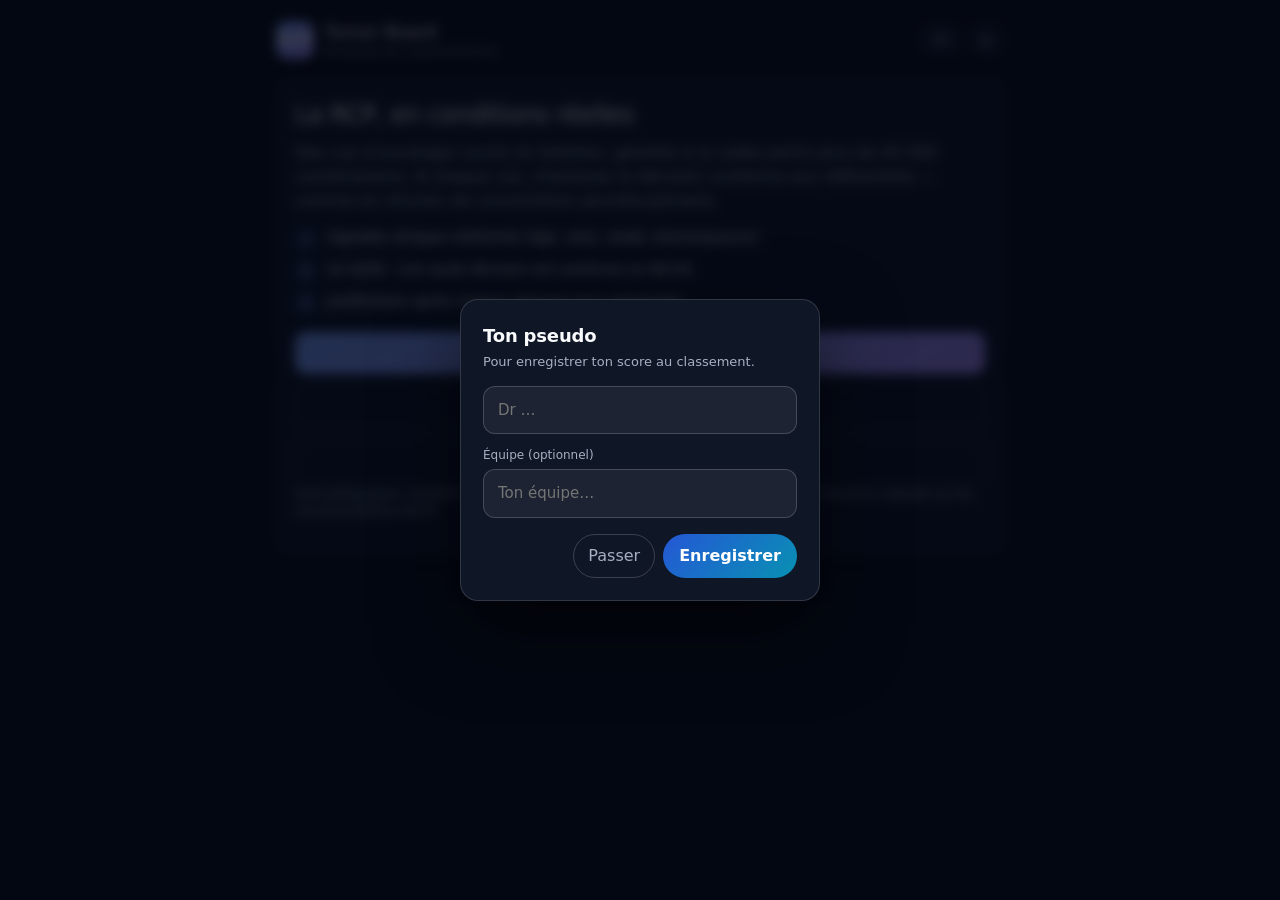
<file: games/tumor-board/index.html>
<!DOCTYPE html>
<html lang="fr" data-theme="dark">
<head>
<meta charset="utf-8">
<meta name="viewport" content="width=device-width, initial-scale=1.0, viewport-fit=cover">
<meta name="theme-color" content="#070a12">
<title>Tumor Board — RCP</title>
<style>
:root{
  --bg:#f7f8fb; --bg-2:#ffffff; --text:#111827; --muted:#667085; --soft:#98a2b3;
  --card:rgba(255,255,255,.86); --card-strong:rgba(255,255,255,.97);
  --stroke:rgba(17,24,39,.11); --stroke-strong:rgba(17,24,39,.18);
  --shadow:0 16px 42px rgba(15,23,42,.08); --shadow-soft:0 8px 24px rgba(15,23,42,.06);
  --primary:#2557d6; --cyan:#0891b2; --magenta:#c02678; --violet:#6d28d9;
  --green:#047857; --amber:#b45309; --red:#c2414b;
  --chip:rgba(37,87,214,.08); --mist:rgba(37,87,214,.055);
  --radius:14px; --radius-sm:9px;
  --font:ui-sans-serif,system-ui,-apple-system,BlinkMacSystemFont,"Segoe UI",Roboto,Helvetica,Arial,sans-serif;
}
[data-theme="dark"]{
  --bg:#070a12; --bg-2:#0d1323; --text:#f8fafc; --muted:#a7b0c2; --soft:#7d8798;
  --card:rgba(15,23,42,.74); --card-strong:rgba(15,23,42,.96);
  --stroke:rgba(255,255,255,.12); --stroke-strong:rgba(255,255,255,.2);
  --shadow:0 24px 72px rgba(0,0,0,.38); --shadow-soft:0 14px 36px rgba(0,0,0,.24);
  --primary:#7aa2ff; --cyan:#22d3ee; --magenta:#f472b6; --violet:#a78bfa;
  --green:#34d399; --amber:#f6bd60; --red:#fb7185;
  --chip:rgba(122,162,255,.14); --mist:rgba(122,162,255,.08);
}
*{box-sizing:border-box}
html,body{margin:0;min-height:100%}
body{
  background:var(--bg); color:var(--text); font-family:var(--font); font-weight:450;
  -webkit-tap-highlight-color:transparent; padding:env(safe-area-inset-top) 0 0;
  line-height:1.5;
}
#app{max-width:760px;margin:0 auto;padding:18px 16px 56px;position:relative}
h1,h2,h3{font-weight:520;letter-spacing:-.01em;margin:0}
.muted{color:var(--muted)}
.small{font-size:13px}
button{font-family:inherit;cursor:pointer;color:inherit;font-weight:500}
.hidden{display:none!important}

.top{display:flex;align-items:center;justify-content:space-between;gap:12px;margin-bottom:16px}
.brand{display:flex;align-items:center;gap:10px}
.logo{width:38px;height:38px;border-radius:11px;background:linear-gradient(150deg,var(--primary),var(--violet));
  display:flex;align-items:center;justify-content:center;color:#fff;font-weight:560;font-size:15px;box-shadow:var(--shadow-soft)}
.brand h1{font-size:18px}
.brand .sub{font-size:11px;color:var(--soft);font-weight:520;letter-spacing:.06em;text-transform:uppercase}
.ctl{display:flex;gap:8px}
.ctl button{background:var(--card);border:1px solid var(--stroke);border-radius:10px;padding:7px 11px;font-size:12px;color:var(--muted)}
.ctl button:hover{border-color:var(--stroke-strong);color:var(--text)}

.card{background:var(--card);border:1px solid var(--stroke);border-radius:var(--radius);box-shadow:var(--shadow-soft);
  padding:18px;backdrop-filter:blur(8px)}

.hero h2{font-size:24px;margin-bottom:8px}
.hero p{color:var(--muted);margin:0 0 14px}
.concept{display:flex;flex-direction:column;gap:9px;margin:14px 0 18px}
.concept .row{display:flex;gap:10px;align-items:flex-start;font-size:14px}
.concept .n{flex:none;width:22px;height:22px;border-radius:7px;background:var(--chip);color:var(--primary);
  display:flex;align-items:center;justify-content:center;font-size:12px;font-weight:560;margin-top:1px}
.btn{display:inline-flex;align-items:center;justify-content:center;gap:8px;border:1px solid var(--stroke);
  background:var(--card-strong);border-radius:11px;padding:12px 18px;font-size:15px;font-weight:520;color:var(--text);
  transition:.15s;width:100%;text-decoration:none}
.btn:hover{border-color:var(--stroke-strong)}
.btn.primary{background:linear-gradient(150deg,var(--primary),var(--violet));color:#fff;border:none;box-shadow:var(--shadow-soft)}
.btn.primary:hover{filter:brightness(1.05)}
.btn.ghost{background:transparent}
.menu-actions{display:flex;flex-direction:column;gap:10px;margin-top:6px}
.disc{font-size:11.5px;color:var(--soft);margin-top:16px;line-height:1.5}

.pbar{display:flex;align-items:center;justify-content:space-between;gap:12px;margin-bottom:12px}
.pchips{display:flex;gap:5px;flex-wrap:wrap}
.pchip{width:20px;height:6px;border-radius:3px;background:var(--stroke)}
.pchip.ok{background:var(--green)}
.pchip.bad{background:var(--red)}
.pchip.cur{background:var(--primary)}
.pscore{font-size:14px;font-weight:520;white-space:nowrap}
.pscore b{color:var(--primary)}

.rcp-tag{display:inline-flex;align-items:center;gap:7px;font-size:11px;font-weight:560;letter-spacing:.05em;
  text-transform:uppercase;color:var(--cyan);margin-bottom:10px}
.rcp-tag::before{content:"";width:7px;height:7px;border-radius:50%;background:var(--cyan)}
.vignette{font-size:16px;line-height:1.6;margin:0 0 4px}
.vitals{display:flex;flex-wrap:wrap;gap:6px;margin:12px 0 4px}
.vital{font-size:12px;padding:4px 9px;border-radius:8px;background:var(--chip);color:var(--muted);border:1px solid var(--stroke)}
.vital b{color:var(--text);font-weight:520}
.question{font-size:15px;font-weight:520;margin:16px 0 12px}

.opts{display:flex;flex-direction:column;gap:9px}
.opt{display:flex;gap:11px;align-items:flex-start;text-align:left;width:100%;
  background:var(--bg-2);border:1px solid var(--stroke);border-radius:11px;padding:13px 14px;font-size:14.5px;
  color:var(--text);transition:.12s;line-height:1.45}
.opt:hover:not(:disabled){border-color:var(--primary);background:var(--mist)}
.opt .key{flex:none;width:24px;height:24px;border-radius:7px;background:var(--chip);color:var(--primary);
  display:flex;align-items:center;justify-content:center;font-size:13px;font-weight:560}
.opt:disabled{cursor:default}
.opt.correct{border-color:var(--green);background:color-mix(in srgb,var(--green) 12%,transparent)}
.opt.correct .key{background:var(--green);color:#fff}
.opt.wrong{border-color:var(--red);background:color-mix(in srgb,var(--red) 10%,transparent)}
.opt.wrong .key{background:var(--red);color:#fff}
.opt.dim{opacity:.5}

.feedback{margin-top:14px;border-radius:11px;padding:14px;border:1px solid var(--stroke);background:var(--bg-2)}
.feedback.good{border-color:var(--green);background:color-mix(in srgb,var(--green) 8%,transparent)}
.feedback.bad{border-color:var(--amber);background:color-mix(in srgb,var(--amber) 9%,transparent)}
.feedback .verdict{font-weight:560;font-size:14px;margin-bottom:6px;display:flex;align-items:center;gap:7px}
.feedback.good .verdict{color:var(--green)}
.feedback.bad .verdict{color:var(--amber)}
.feedback .why{font-size:13.5px;color:var(--muted);line-height:1.55}
.feedback .why b{color:var(--text);font-weight:520}
.nccn{margin-top:8px;font-size:11.5px;color:var(--soft);font-weight:520;letter-spacing:.03em}
.next-row{margin-top:14px}

.result h2{font-size:22px;margin-bottom:4px}
.big-score{font-size:52px;font-weight:560;letter-spacing:-.02em;line-height:1;margin:14px 0 2px;
  background:linear-gradient(150deg,var(--primary),var(--violet));-webkit-background-clip:text;background-clip:text;color:transparent}
.grade{display:inline-block;font-size:13px;font-weight:560;padding:4px 12px;border-radius:20px;margin-top:8px}
.rstats{display:flex;gap:10px;margin:16px 0;flex-wrap:wrap}
.rstat{flex:1;min-width:100px;background:var(--bg-2);border:1px solid var(--stroke);border-radius:11px;padding:12px}
.rstat .v{font-size:22px;font-weight:560}
.rstat .l{font-size:11.5px;color:var(--soft);text-transform:uppercase;letter-spacing:.05em;margin-top:2px}

.lb{margin-top:16px}
.lb-head{display:flex;justify-content:space-between;align-items:center;font-size:12px;color:var(--soft);
  text-transform:uppercase;letter-spacing:.06em;margin-bottom:8px;font-weight:520}
.lb-list{display:flex;flex-direction:column;gap:5px;max-height:300px;overflow:auto}
.lb-row{display:flex;align-items:center;gap:10px;padding:9px 11px;border-radius:9px;background:var(--bg-2);
  border:1px solid var(--stroke);font-size:13.5px}
.lb-row .rk{width:22px;font-weight:560;color:var(--soft);text-align:right}
.lb-row .nm{flex:1;font-weight:500;overflow:hidden;text-overflow:ellipsis;white-space:nowrap}
.lb-row .tm{font-size:11px;color:var(--soft);background:var(--chip);padding:2px 7px;border-radius:6px}
.lb-row .sc{font-weight:560;color:var(--primary)}
.foot-links{display:flex;gap:16px;justify-content:center;margin-top:20px;font-size:13px}
.foot-links a,.foot-links button{color:var(--muted);text-decoration:none;background:none;border:none;font-size:13px;cursor:pointer}
.foot-links a:hover,.foot-links button:hover{color:var(--primary)}

@media(max-width:560px){
  #app{padding:14px 12px 48px}
  .big-score{font-size:44px}
  .vignette{font-size:15px}
}
</style>
</head>
<body>
<div id="app">
  <div class="top">
    <div class="brand">
      <div class="logo">RCP</div>
      <div>
        <h1>Tumor Board</h1>
        <div class="sub" id="tagline">Réunion de concertation</div>
      </div>
    </div>
    <div class="ctl">
      <button id="langBtn">EN</button>
      <button id="themeBtn">◐</button>
    </div>
  </div>

  <section id="menu" class="card hero">
    <h2 id="mTitle">La RCP, en conditions réelles</h2>
    <p id="mLede" class="muted"></p>
    <div class="concept" id="mConcept"></div>
    <div class="menu-actions">
      <button class="btn primary" id="startBtn">Démarrer une RCP</button>
      <button class="btn ghost" id="lbBtn">Classement mondial</button>
      <a class="btn ghost" href="../../index.html" id="allBtn">Tous les jeux</a>
    </div>
    <p class="disc" id="mDisc"></p>
  </section>

  <section id="play" class="hidden">
    <div class="pbar">
      <div class="pchips" id="pchips"></div>
      <div class="pscore"><span id="pScoreLbl">Score</span> <b id="pScore">0</b></div>
    </div>
    <div class="card">
      <div class="rcp-tag" id="caseSite">RCP</div>
      <p class="vignette" id="caseVignette"></p>
      <div class="vitals" id="caseVitals"></div>
      <p class="question" id="caseQuestion"></p>
      <div class="opts" id="caseOpts"></div>
      <div class="feedback hidden" id="feedback">
        <div class="verdict" id="fVerdict"></div>
        <div class="why" id="fWhy"></div>
        <div class="nccn" id="fNccn"></div>
        <div class="next-row"><button class="btn primary" id="nextBtn">Cas suivant</button></div>
      </div>
    </div>
  </section>

  <section id="result" class="hidden">
    <div class="card">
      <div class="result">
        <div class="rcp-tag" id="rTag">RCP terminée</div>
        <h2 id="rTitle">Séance terminée</h2>
        <div class="big-score" id="rScore">0</div>
        <div class="muted small" id="rScoreLbl">points</div>
        <div><span class="grade" id="rGrade"></span></div>
        <div class="rstats">
          <div class="rstat"><div class="v" id="rCorrect">0</div><div class="l" id="rCorrectLbl">Bonnes réponses</div></div>
          <div class="rstat"><div class="v" id="rAcc">0%</div><div class="l" id="rAccLbl">Concordance NCCN</div></div>
          <div class="rstat"><div class="v" id="rStreak">0</div><div class="l" id="rStreakLbl">Meilleure série</div></div>
        </div>
        <div class="menu-actions">
          <button class="btn primary" id="againBtn">Nouvelle RCP</button>
          <button class="btn ghost" id="lbBtn2">Classement mondial</button>
        </div>
      </div>
    </div>
  </section>

  <section id="board" class="hidden">
    <div class="card lb">
      <div class="lb-head"><span id="lbTitle">Classement mondial</span><span id="lbStatus">—</span></div>
      <div class="lb-list" id="lbList"></div>
      <div class="menu-actions" style="margin-top:14px">
        <button class="btn ghost" id="lbBack">Retour</button>
      </div>
    </div>
  </section>

  <div class="foot-links">
    <a href="../../index.html" id="footAll">Tous les jeux</a>
    <button id="aboutBtn">À propos</button>
  </div>
</div>

<script>
(()=>{'use strict';
const API_ROOT="../../api", GAME_SLUG="tumor-board";
const $=id=>document.getElementById(id);
const pick=a=>a[Math.floor(Math.random()*a.length)];
const rnd=(a,b)=>a+Math.floor(Math.random()*(b-a+1));
function shuffle(a){a=a.slice();for(let i=a.length-1;i>0;i--){const j=Math.floor(Math.random()*(i+1));[a[i],a[j]]=[a[j],a[i]];}return a;}
let LANG = (new URLSearchParams(location.search).get('lang')) || localStorage.getItem('oa-lang') || 'fr';
function L(o){ return (o && (o[LANG]!==undefined?o[LANG]:o.fr)); }

const NAMES={
  M:['M. Bernard','M. Lefèvre','M. Moreau','M. Girard','M. Dupont','M. Roy','M. Faure','M. Mercier','M. Blanc','M. Henry','M. Colin','M. Renaud','M. Perrin','M. Morel','M. Fontaine','M. Chevalier','M. Robin','M. Gauthier','M. Masson','M. Noël'],
  F:['Mme Martin','Mme Petit','Mme Durand','Mme Leroy','Mme Garnier','Mme Rousseau','Mme Vincent','Mme Muller','Mme Lemoine','Mme Aubert','Mme Marchand','Mme Bonnet','Mme Dumas','Mme Meunier','Mme Brun','Mme Lucas','Mme Guérin','Mme Fournier','Mme Lambert','Mme Roussel']
};
const PS=['OMS 0','OMS 1','OMS 0','OMS 1','OMS 2'];

const ARCHETYPES = [

{ id:'breast-dcis', sex:'F', age:[48,70], site:{fr:'RCP Sénologie',en:'Breast board'},
  gen(c){ return {
    vignette:{fr:`${c.name}, ${c.age} ans, microcalcifications suspectes au dépistage. Biopsie : carcinome canalaire in situ (CCIS) de grade intermédiaire, RE positif, sans micro-invasion.`,
              en:`${c.name}, age ${c.age}, suspicious screening microcalcifications. Biopsy: intermediate-grade ductal carcinoma in situ (DCIS), ER-positive, no invasion.`},
    vitals:[{l:'Stade',v:'CCIS (Tis)'},{l:'RE',v:'positif'},{l:'PS',v:c.ps}],
    question:{fr:'Quelle prise en charge proposez-vous ?',en:'Which management do you propose?'},
    correct:{fr:'Tumorectomie avec marges saines + radiothérapie du sein, puis hormonothérapie (RE+).',
             en:'Lumpectomy with clear margins + whole-breast radiotherapy, then endocrine therapy (ER+).'},
    distractors:[
      {fr:'Chimiothérapie néoadjuvante puis chirurgie.',en:'Neoadjuvant chemotherapy then surgery.'},
      {fr:'Mastectomie totale avec curage axillaire systématique.',en:'Total mastectomy with routine axillary dissection.'},
      {fr:'Surveillance simple, sans traitement local.',en:'Active surveillance only, no local treatment.'}],
    why:{fr:'Le CCIS n\u2019est pas invasif : pas de chimiothérapie ni de curage axillaire systématique. Le standard est la <b>chirurgie conservatrice + radiothérapie</b>, avec hormonothérapie si RE+.',
         en:'DCIS is non-invasive: no chemotherapy or routine axillary dissection. Standard is <b>breast-conserving surgery + radiotherapy</b>, with endocrine therapy if ER+.'},
    nccn:'NCCN Breast — DCIS' }; } },

{ id:'breast-early', sex:'F', age:[50,74], site:{fr:'RCP Sénologie',en:'Breast board'},
  gen(c){ return {
    vignette:{fr:`${c.name}, ${c.age} ans, nodule de 15 mm. Carcinome infiltrant, RE+ / RP+ / HER2 négatif, grade 2, sans atteinte ganglionnaire.`,
              en:`${c.name}, age ${c.age}, 15 mm mass. Invasive carcinoma, ER+/PR+/HER2-negative, grade 2, node-negative.`},
    vitals:[{l:'Stade',v:'cT1 N0'},{l:'Profil',v:'RH+ HER2−'},{l:'PS',v:c.ps}],
    question:{fr:'Après chirurgie conservatrice, comment décidez-vous d\u2019une chimiothérapie adjuvante ?',en:'After conserving surgery, how do you decide on adjuvant chemotherapy?'},
    correct:{fr:'Chirurgie conservatrice + radiothérapie + hormonothérapie ; signature génomique (type Oncotype) pour poser l\u2019indication de chimiothérapie.',
             en:'Conserving surgery + radiotherapy + endocrine therapy; genomic assay (e.g. Oncotype) to decide on chemotherapy.'},
    distractors:[
      {fr:'Chimiothérapie systématique pour toutes les patientes RH+.',en:'Chemotherapy for every ER+ patient.'},
      {fr:'Trastuzumab, car tout cancer du sein en bénéficie.',en:'Trastuzumab, since all breast cancers benefit.'},
      {fr:'Immunothérapie par pembrolizumab en adjuvant.',en:'Adjuvant pembrolizumab immunotherapy.'}],
    why:{fr:'En RH+/HER2− N0, la chimiothérapie n\u2019est pas systématique : une <b>signature génomique</b> guide l\u2019indication. Le trastuzumab ne concerne que les tumeurs HER2+.',
         en:'In ER+/HER2- N0 disease chemo is not automatic: a <b>genomic assay</b> guides it. Trastuzumab is only for HER2+ tumours.'},
    nccn:'NCCN Breast — invasif RH+/HER2−' }; } },

{ id:'breast-her2', sex:'F', age:[42,68], site:{fr:'RCP Sénologie',en:'Breast board'},
  gen(c){ return {
    vignette:{fr:`${c.name}, ${c.age} ans, tumeur de 32 mm avec adénopathie axillaire. Carcinome infiltrant HER2 positif (IHC 3+), RE faiblement positif.`,
              en:`${c.name}, age ${c.age}, 32 mm tumour with axillary node. Invasive carcinoma, HER2-positive (IHC 3+), weakly ER+.`},
    vitals:[{l:'Stade',v:'cT2 N1'},{l:'HER2',v:'positif (3+)'},{l:'PS',v:c.ps}],
    question:{fr:'Quelle séquence thérapeutique retenez-vous ?',en:'Which treatment sequence do you choose?'},
    correct:{fr:'Chimiothérapie néoadjuvante associée à une double thérapie anti-HER2 (trastuzumab + pertuzumab), puis chirurgie.',
             en:'Neoadjuvant chemotherapy with dual anti-HER2 therapy (trastuzumab + pertuzumab), then surgery.'},
    distractors:[
      {fr:'Hormonothérapie seule, sans traitement anti-HER2.',en:'Endocrine therapy alone, no anti-HER2.'},
      {fr:'Chirurgie d\u2019emblée puis surveillance.',en:'Upfront surgery then surveillance.'},
      {fr:'Radiothérapie exclusive du sein et de l\u2019aisselle.',en:'Radiotherapy alone to breast and axilla.'}],
    why:{fr:'Une tumeur HER2+ ≥ T2 ou N+ relève d\u2019une <b>chimiothérapie néoadjuvante + anti-HER2 (trastuzumab ± pertuzumab)</b>, puis chirurgie, permettant d\u2019adapter le traitement adjuvant à la réponse.',
         en:'A HER2+ tumour ≥ T2 or N+ warrants <b>neoadjuvant chemo + anti-HER2 (trastuzumab ± pertuzumab)</b>, then surgery, allowing response-adapted adjuvant therapy.'},
    nccn:'NCCN Breast — HER2+' }; } },

{ id:'breast-tnbc', sex:'F', age:[38,64], site:{fr:'RCP Sénologie',en:'Breast board'},
  gen(c){ return {
    vignette:{fr:`${c.name}, ${c.age} ans, tumeur de 28 mm avec ganglion axillaire suspect. Carcinome triple négatif (RE−/RP−/HER2−), grade 3.`,
              en:`${c.name}, age ${c.age}, 28 mm tumour with suspicious axillary node. Triple-negative carcinoma (ER-/PR-/HER2-), grade 3.`},
    vitals:[{l:'Stade',v:'cT2 N1'},{l:'Profil',v:'Triple négatif'},{l:'PS',v:c.ps}],
    question:{fr:'Quelle est la stratégie de première intention ?',en:'What is the first-line strategy?'},
    correct:{fr:'Chimiothérapie néoadjuvante associée au pembrolizumab, puis chirurgie et radiothérapie.',
             en:'Neoadjuvant chemotherapy plus pembrolizumab, then surgery and radiotherapy.'},
    distractors:[
      {fr:'Hormonothérapie par inhibiteur de l\u2019aromatase.',en:'Aromatase-inhibitor endocrine therapy.'},
      {fr:'Trastuzumab + pertuzumab en néoadjuvant.',en:'Neoadjuvant trastuzumab + pertuzumab.'},
      {fr:'Chirurgie première sans traitement systémique.',en:'Upfront surgery, no systemic therapy.'}],
    why:{fr:'Le triple négatif ne répond ni à l\u2019hormonothérapie ni aux anti-HER2. Pour une tumeur ≥ T2 ou N+, le standard est la <b>chimiothérapie néoadjuvante + pembrolizumab</b> (KEYNOTE-522).',
         en:'Triple-negative disease responds to neither endocrine nor anti-HER2 therapy. For ≥ T2 or N+, standard is <b>neoadjuvant chemo + pembrolizumab</b> (KEYNOTE-522).'},
    nccn:'NCCN Breast — triple négatif' }; } },

{ id:'nsclc-early', sex:'any', age:[58,78], site:{fr:'RCP Thoracique',en:'Thoracic board'},
  gen(c){ const op = Math.random()<0.6;
    return {
    vignette:{fr:`${c.name}, ${c.age} ans, nodule pulmonaire de 22 mm en périphérie du lobe supérieur droit. Adénocarcinome prouvé, sans atteinte ganglionnaire ni métastase. ${op?'Fonction respiratoire conservée, patient opérable.':'Fonction respiratoire limitée : patient jugé non opérable.'}`,
              en:`${c.name}, age ${c.age}, 22 mm peripheral nodule in the right upper lobe. Proven adenocarcinoma, node-negative, no metastasis. ${op?'Preserved lung function, operable.':'Limited lung function: deemed inoperable.'}`},
    vitals:[{l:'Stade',v:'cT1 N0 M0'},{l:'Opérabilité',v:op?'opérable':'non opérable'},{l:'PS',v:c.ps}],
    question:{fr:'Quel traitement à visée curative proposez-vous ?',en:'Which curative treatment do you propose?'},
    correct: op
      ? {fr:'Lobectomie avec curage ganglionnaire médiastinal.',en:'Lobectomy with mediastinal nodal dissection.'}
      : {fr:'Radiothérapie stéréotaxique (SBRT) de la lésion.',en:'Stereotactic radiotherapy (SBRT) of the lesion.'},
    distractors: op
      ? [{fr:'Radiochimiothérapie concomitante.',en:'Concurrent chemoradiotherapy.'},
         {fr:'Chimiothérapie palliative seule.',en:'Palliative chemotherapy alone.'},
         {fr:'Surveillance scanographique simple.',en:'CT surveillance only.'}]
      : [{fr:'Lobectomie malgré la contre-indication respiratoire.',en:'Lobectomy despite respiratory contraindication.'},
         {fr:'Chimiothérapie palliative seule.',en:'Palliative chemotherapy alone.'},
         {fr:'Abstention thérapeutique.',en:'No treatment.'}],
    why: op
      ? {fr:'Un CBNPC de stade I opérable relève de la <b>chirurgie (lobectomie + curage)</b>, traitement de référence à visée curative.',en:'Operable stage I NSCLC is treated with <b>surgery (lobectomy + nodal dissection)</b>, the curative standard.'}
      : {fr:'En stade I non opérable, la <b>SBRT</b> offre un excellent contrôle local à visée curative.',en:'For inoperable stage I, <b>SBRT</b> provides excellent curative local control.'},
    nccn:'NCCN NSCLC — stade I' }; } },

{ id:'nsclc-III', sex:'any', age:[56,76], site:{fr:'RCP Thoracique',en:'Thoracic board'},
  gen(c){ return {
    vignette:{fr:`${c.name}, ${c.age} ans, adénocarcinome pulmonaire avec adénopathies médiastinales homolatérales (N2), non résécable, sans métastase à distance.`,
              en:`${c.name}, age ${c.age}, lung adenocarcinoma with ipsilateral mediastinal nodes (N2), unresectable, no distant metastasis.`},
    vitals:[{l:'Stade',v:'III (N2) non résécable'},{l:'M',v:'M0'},{l:'PS',v:c.ps}],
    question:{fr:'Quel schéma retenez-vous ?',en:'Which regimen do you choose?'},
    correct:{fr:'Radiochimiothérapie concomitante, suivie d\u2019une consolidation par durvalumab.',en:'Concurrent chemoradiotherapy, followed by durvalumab consolidation.'},
    distractors:[
      {fr:'Chirurgie d\u2019emblée par pneumonectomie.',en:'Upfront pneumonectomy.'},
      {fr:'Chimiothérapie palliative exclusive.',en:'Palliative chemotherapy alone.'},
      {fr:'Radiothérapie seule sans traitement systémique.',en:'Radiotherapy alone, no systemic therapy.'}],
    why:{fr:'Le stade III non résécable relève d\u2019une <b>radiochimiothérapie concomitante puis durvalumab</b> en consolidation (schéma PACIFIC), à visée curative.',
         en:'Unresectable stage III is treated with <b>concurrent chemoradiotherapy then consolidation durvalumab</b> (PACIFIC), with curative intent.'},
    nccn:'NCCN NSCLC — stade III' }; } },

{ id:'nsclc-IV', sex:'any', age:[52,80], site:{fr:'RCP Thoracique',en:'Thoracic board'},
  gen(c){ const b = pick(['EGFR','ALK','PDL1','none']);
    const bio = {EGFR:'mutation EGFR (délétion exon 19)',ALK:'réarrangement ALK',PDL1:'PD-L1 ≥ 50 %, sans mutation ciblable',none:'PD-L1 < 1 %, sans mutation ciblable'}[b];
    const bioEn = {EGFR:'EGFR mutation (exon 19 deletion)',ALK:'ALK rearrangement',PDL1:'PD-L1 ≥ 50%, no targetable mutation',none:'PD-L1 < 1%, no targetable mutation'}[b];
    const corr={EGFR:{fr:'Inhibiteur de tyrosine kinase anti-EGFR (osimertinib).',en:'EGFR tyrosine-kinase inhibitor (osimertinib).'},
                ALK:{fr:'Inhibiteur d\u2019ALK (alectinib).',en:'ALK inhibitor (alectinib).'},
                PDL1:{fr:'Immunothérapie par pembrolizumab en monothérapie.',en:'Pembrolizumab monotherapy.'},
                none:{fr:'Chimiothérapie associée à l\u2019immunothérapie.',en:'Chemotherapy combined with immunotherapy.'}}[b];
    let dist;
    if(b==='EGFR') dist=[{fr:'Immunothérapie seule (pembrolizumab).',en:'Immunotherapy alone (pembrolizumab).'},{fr:'Alectinib (anti-ALK).',en:'Alectinib (anti-ALK).'},{fr:'Radiothérapie thoracique exclusive.',en:'Thoracic radiotherapy alone.'}];
    else if(b==='ALK') dist=[{fr:'Osimertinib (anti-EGFR).',en:'Osimertinib (anti-EGFR).'},{fr:'Chimiothérapie seule.',en:'Chemotherapy alone.'},{fr:'Hormonothérapie.',en:'Endocrine therapy.'}];
    else if(b==='PDL1') dist=[{fr:'Osimertinib, sans mutation EGFR.',en:'Osimertinib, without EGFR mutation.'},{fr:'Alectinib, sans réarrangement ALK.',en:'Alectinib, without ALK rearrangement.'},{fr:'Abstention thérapeutique.',en:'No treatment.'}];
    else dist=[{fr:'Osimertinib, sans mutation EGFR.',en:'Osimertinib, without EGFR mutation.'},{fr:'Pembrolizumab en monothérapie (PD-L1 < 1 %).',en:'Single-agent pembrolizumab (PD-L1 < 1%).'},{fr:'Chirurgie de la tumeur primitive.',en:'Surgery of the primary tumour.'}];
    return {
    vignette:{fr:`${c.name}, ${c.age} ans, adénocarcinome pulmonaire métastatique (osseux et hépatique). Biologie moléculaire : ${bio}.`,
              en:`${c.name}, age ${c.age}, metastatic lung adenocarcinoma (bone and liver). Molecular profile: ${bioEn}.`},
    vitals:[{l:'Stade',v:'IV (métastatique)'},{l:'Biomarqueur',v:{EGFR:'EGFR muté',ALK:'ALK+',PDL1:'PD-L1 ≥ 50 %',none:'PD-L1 < 1 %'}[b]},{l:'PS',v:c.ps}],
    question:{fr:'Quel traitement de première ligne est le plus adapté ?',en:'Which first-line treatment fits best?'},
    correct:corr, distractors:dist,
    why: (b==='EGFR'||b==='ALK')
      ? {fr:'En présence d\u2019une <b>altération moléculaire ciblable</b>, la thérapie ciblée orale correspondante est le traitement de 1re ligne — pas l\u2019immunothérapie.',en:'With a <b>targetable driver</b>, the matching oral targeted therapy is first-line — not immunotherapy.'}
      : (b==='PDL1' ? {fr:'Sans mutation ciblable et avec <b>PD-L1 ≥ 50 %</b>, l\u2019immunothérapie en monothérapie est appropriée.',en:'Without a targetable driver and with <b>PD-L1 ≥ 50%</b>, single-agent immunotherapy is appropriate.'}
                     : {fr:'Sans cible et avec <b>PD-L1 faible</b>, on associe <b>chimiothérapie + immunothérapie</b>.',en:'Without a driver and with <b>low PD-L1</b>, combine <b>chemotherapy + immunotherapy</b>.'}),
    nccn:'NCCN NSCLC — stade IV, guidé par les biomarqueurs' }; } },

{ id:'prostate-low', sex:'M', age:[55,72], site:{fr:'RCP Uro-oncologie',en:'GU board'},
  gen(c){ return {
    vignette:{fr:`${c.name}, ${c.age} ans, découverte sur PSA à 6 ng/mL. Biopsies : adénocarcinome prostatique Gleason 6 (ISUP 1) sur 2 carottes, tumeur non palpable.`,
              en:`${c.name}, age ${c.age}, PSA 6 ng/mL. Biopsy: Gleason 6 (ISUP 1) prostate adenocarcinoma, 2 cores, non-palpable.`},
    vitals:[{l:'Risque',v:'faible'},{l:'Gleason',v:'6 (ISUP 1)'},{l:'PSA',v:'6 ng/mL'}],
    question:{fr:'Quelle est l\u2019option recommandée en priorité ?',en:'Which option is recommended first?'},
    correct:{fr:'Surveillance active (PSA, IRM et biopsies programmées).',en:'Active surveillance (scheduled PSA, MRI and biopsies).'},
    distractors:[
      {fr:'Prostatectomie totale immédiate.',en:'Immediate radical prostatectomy.'},
      {fr:'Radiothérapie + hormonothérapie longue.',en:'Radiotherapy + long-term androgen deprivation.'},
      {fr:'Chimiothérapie par docétaxel.',en:'Docetaxel chemotherapy.'}],
    why:{fr:'Un cancer de prostate de <b>faible risque</b> relève en priorité de la <b>surveillance active</b> ; traiter d\u2019emblée expose à un surtraitement.',
         en:'Low-risk prostate cancer is best managed with <b>active surveillance</b>; upfront treatment risks overtreatment.'},
    nccn:'NCCN Prostate — faible risque' }; } },

{ id:'prostate-high', sex:'M', age:[60,78], site:{fr:'RCP Uro-oncologie',en:'GU board'},
  gen(c){ return {
    vignette:{fr:`${c.name}, ${c.age} ans, PSA à 28 ng/mL. Biopsies : adénocarcinome Gleason 9 (ISUP 5), tumeur localisée mais à haut risque, sans métastase.`,
              en:`${c.name}, age ${c.age}, PSA 28 ng/mL. Biopsy: Gleason 9 (ISUP 5), localised high-risk tumour, no metastasis.`},
    vitals:[{l:'Risque',v:'élevé'},{l:'Gleason',v:'9 (ISUP 5)'},{l:'PSA',v:'28 ng/mL'}],
    question:{fr:'Quelle stratégie retenez-vous ?',en:'Which strategy do you choose?'},
    correct:{fr:'Radiothérapie associée à une hormonothérapie longue (2-3 ans), ou prostatectomie dans une approche multimodale.',
             en:'Radiotherapy with long-term androgen deprivation (2-3 years), or prostatectomy within a multimodal approach.'},
    distractors:[
      {fr:'Surveillance active.',en:'Active surveillance.'},
      {fr:'Hormonothérapie seule, sans traitement local.',en:'Androgen deprivation alone, no local therapy.'},
      {fr:'Abstention et surveillance du PSA.',en:'Watchful waiting on PSA.'}],
    why:{fr:'Un cancer <b>localisé à haut risque</b> nécessite un traitement local (radiothérapie + <b>hormonothérapie longue</b>, ou chirurgie) : la surveillance active est inadaptée.',
         en:'<b>High-risk localised</b> disease needs local therapy (radiotherapy + <b>long-term ADT</b>, or surgery): active surveillance is inappropriate.'},
    nccn:'NCCN Prostate — haut risque' }; } },

{ id:'prostate-mhspc', sex:'M', age:[62,82], site:{fr:'RCP Uro-oncologie',en:'GU board'},
  gen(c){ return {
    vignette:{fr:`${c.name}, ${c.age} ans, adénocarcinome prostatique avec métastases osseuses multiples d\u2019emblée, naïf de tout traitement (hormonosensible).`,
              en:`${c.name}, age ${c.age}, prostate adenocarcinoma with multiple bone metastases at diagnosis, treatment-naïve (hormone-sensitive).`},
    vitals:[{l:'Stade',v:'métastatique'},{l:'Statut',v:'hormonosensible'},{l:'PS',v:c.ps}],
    question:{fr:'Quel traitement de première intention ?',en:'Which first-line treatment?'},
    correct:{fr:'Suppression androgénique (ADT) associée à un inhibiteur de la voie des androgènes (abiratérone ou enzalutamide), ± docétaxel.',
             en:'Androgen-deprivation therapy plus an androgen-receptor pathway inhibitor (abiraterone or enzalutamide), ± docetaxel.'},
    distractors:[
      {fr:'Suppression androgénique seule (monothérapie).',en:'Androgen deprivation alone (monotherapy).'},
      {fr:'Surveillance jusqu\u2019à progression symptomatique.',en:'Surveillance until symptomatic progression.'},
      {fr:'Radiothérapie exclusive de la prostate.',en:'Prostate radiotherapy alone.'}],
    why:{fr:'Dans le cancer métastatique <b>hormonosensible</b>, l\u2019ADT seule est sous-optimale : le standard est l\u2019<b>ADT intensifiée</b> par un inhibiteur de la voie des androgènes (± docétaxel).',
         en:'In metastatic <b>hormone-sensitive</b> disease, ADT alone is suboptimal: standard is <b>intensified ADT</b> with an ARPI (± docetaxel).'},
    nccn:'NCCN Prostate — mHSPC' }; } },

{ id:'colon-III', sex:'any', age:[52,78], site:{fr:'RCP Digestive',en:'GI board'},
  gen(c){ return {
    vignette:{fr:`${c.name}, ${c.age} ans, adénocarcinome du côlon opéré (colectomie). Anatomopathologie : envahissement de la paroi et 3 ganglions atteints sur 18 (stade III).`,
              en:`${c.name}, age ${c.age}, resected colon adenocarcinoma (colectomy). Pathology: bowel-wall invasion and 3/18 positive nodes (stage III).`},
    vitals:[{l:'Stade',v:'III (pN+)'},{l:'Chirurgie',v:'R0'},{l:'PS',v:c.ps}],
    question:{fr:'Quel traitement adjuvant proposez-vous ?',en:'Which adjuvant treatment do you propose?'},
    correct:{fr:'Chimiothérapie adjuvante à base d\u2019oxaliplatine (FOLFOX ou CAPOX).',en:'Adjuvant oxaliplatin-based chemotherapy (FOLFOX or CAPOX).'},
    distractors:[
      {fr:'Radiothérapie adjuvante du lit tumoral.',en:'Adjuvant radiotherapy to the tumour bed.'},
      {fr:'Surveillance simple, sans traitement adjuvant.',en:'Surveillance only, no adjuvant treatment.'},
      {fr:'Immunothérapie systématique.',en:'Routine immunotherapy.'}],
    why:{fr:'Un cancer du côlon <b>stade III</b> (ganglions envahis) relève d\u2019une <b>chimiothérapie adjuvante à base d\u2019oxaliplatine</b>. La radiothérapie n\u2019a pas de place dans le côlon.',
         en:'Stage III colon cancer (node-positive) warrants <b>adjuvant oxaliplatin-based chemotherapy</b>. Radiotherapy has no role in colon cancer.'},
    nccn:'NCCN Colon — stade III' }; } },

{ id:'rectum-LA', sex:'any', age:[50,76], site:{fr:'RCP Digestive',en:'GI board'},
  gen(c){ return {
    vignette:{fr:`${c.name}, ${c.age} ans, adénocarcinome du bas rectum, cT3 avec adénopathies mésorectales (N+), sans métastase. Fascia mésorectal menacé à l\u2019IRM.`,
              en:`${c.name}, age ${c.age}, low rectal adenocarcinoma, cT3 with mesorectal nodes (N+), no metastasis. Threatened mesorectal fascia on MRI.`},
    vitals:[{l:'Stade',v:'cT3 N+ M0'},{l:'Siège',v:'bas rectum'},{l:'PS',v:c.ps}],
    question:{fr:'Quelle séquence proposez-vous ?',en:'Which sequence do you propose?'},
    correct:{fr:'Traitement néoadjuvant (radiochimiothérapie / traitement total néoadjuvant) avant l\u2019exérèse chirurgicale (TME).',
             en:'Neoadjuvant therapy (chemoradiotherapy / total neoadjuvant therapy) before surgery (TME).'},
    distractors:[
      {fr:'Chirurgie d\u2019emblée, sans traitement préopératoire.',en:'Upfront surgery, no preoperative treatment.'},
      {fr:'Chimiothérapie palliative exclusive.',en:'Palliative chemotherapy alone.'},
      {fr:'Radiothérapie seule, sans chirurgie.',en:'Radiotherapy alone, without surgery.'}],
    why:{fr:'Un cancer du rectum <b>localement avancé</b> (cT3-4 ou N+) bénéficie d\u2019un <b>traitement néoadjuvant</b> pour réduire le risque de rechute locale avant l\u2019exérèse totale du mésorectum.',
         en:'<b>Locally advanced</b> rectal cancer (cT3-4 or N+) benefits from <b>neoadjuvant therapy</b> to reduce local recurrence before total mesorectal excision.'},
    nccn:'NCCN Rectal — localement avancé' }; } },

{ id:'crc-meta', sex:'any', age:[48,78], site:{fr:'RCP Digestive',en:'GI board'},
  gen(c){ const msi = Math.random()<0.4;
    return {
    vignette:{fr:`${c.name}, ${c.age} ans, cancer colorectal métastatique (hépatique). Biologie : ${msi?'tumeur dMMR / MSI élevé':'RAS et BRAF non mutés (sauvages), tumeur du côlon gauche'}.`,
              en:`${c.name}, age ${c.age}, metastatic colorectal cancer (liver). Molecular: ${msi?'dMMR / MSI-high tumour':'RAS and BRAF wild-type, left-sided colon tumour'}.`},
    vitals:[{l:'Stade',v:'métastatique'},{l:'Profil',v:msi?'dMMR / MSI-H':'RAS/BRAF sauvage, gauche'},{l:'PS',v:c.ps}],
    question:{fr:'Quel traitement de première ligne privilégiez-vous ?',en:'Which first-line treatment do you favour?'},
    correct: msi
      ? {fr:'Immunothérapie (inhibiteur de point de contrôle, ex. pembrolizumab).',en:'Immunotherapy (checkpoint inhibitor, e.g. pembrolizumab).'}
      : {fr:'Chimiothérapie associée à un anti-EGFR (cétuximab ou panitumumab).',en:'Chemotherapy combined with an anti-EGFR (cetuximab or panitumumab).'},
    distractors: msi
      ? [{fr:'Chimiothérapie seule, sans immunothérapie.',en:'Chemotherapy alone, no immunotherapy.'},{fr:'Anti-EGFR en monothérapie.',en:'Single-agent anti-EGFR.'},{fr:'Radiothérapie hépatique exclusive.',en:'Liver radiotherapy alone.'}]
      : [{fr:'Anti-EGFR alors que RAS serait muté.',en:'Anti-EGFR when RAS would be mutated.'},{fr:'Immunothérapie (tumeur MSS).',en:'Immunotherapy (MSS tumour).'},{fr:'Hormonothérapie.',en:'Endocrine therapy.'}],
    why: msi
      ? {fr:'Une tumeur colorectale <b>dMMR / MSI élevé</b> répond remarquablement à l\u2019<b>immunothérapie</b>, qui devient le traitement de 1re ligne.',en:'A <b>dMMR / MSI-high</b> colorectal tumour responds strikingly to <b>immunotherapy</b>, now first-line.'}
      : {fr:'Tumeur <b>RAS/BRAF sauvage du côlon gauche</b> : l\u2019association <b>chimiothérapie + anti-EGFR</b> est indiquée. L\u2019anti-EGFR serait inefficace si RAS était muté.',en:'<b>RAS/BRAF wild-type left-sided</b> tumour: <b>chemo + anti-EGFR</b> is indicated. Anti-EGFR would be useless if RAS were mutated.'},
    nccn:'NCCN Colorectal — métastatique, guidé par la biologie' }; } },

{ id:'cervix-LA', sex:'F', age:[35,64], site:{fr:'RCP Gynécologie',en:'Gyn board'},
  gen(c){ return {
    vignette:{fr:`${c.name}, ${c.age} ans, carcinome épidermoïde du col utérin, tumeur de 5 cm avec extension paramétriale (stade FIGO IIIB), sans métastase à distance.`,
              en:`${c.name}, age ${c.age}, cervical squamous carcinoma, 5 cm with parametrial extension (FIGO IIIB), no distant metastasis.`},
    vitals:[{l:'Stade',v:'FIGO IIIB'},{l:'Histologie',v:'épidermoïde'},{l:'PS',v:c.ps}],
    question:{fr:'Quel est le traitement de référence ?',en:'What is the standard treatment?'},
    correct:{fr:'Radiochimiothérapie concomitante (cisplatine) suivie d\u2019une curiethérapie utéro-vaginale.',en:'Concurrent chemoradiotherapy (cisplatin) followed by uterovaginal brachytherapy.'},
    distractors:[
      {fr:'Hystérectomie élargie première.',en:'Upfront radical hysterectomy.'},
      {fr:'Chimiothérapie palliative exclusive.',en:'Palliative chemotherapy alone.'},
      {fr:'Hormonothérapie.',en:'Endocrine therapy.'}],
    why:{fr:'Un cancer du col <b>localement avancé</b> relève d\u2019une <b>radiochimiothérapie concomitante + curiethérapie</b> : la chirurgie première n\u2019est pas indiquée à ce stade.',
         en:'<b>Locally advanced</b> cervical cancer is treated with <b>concurrent chemoradiotherapy + brachytherapy</b>: upfront surgery is not indicated at this stage.'},
    nccn:'NCCN Cervical — localement avancé' }; } },

{ id:'hn-oro', sex:'any', age:[48,72], site:{fr:'RCP ORL',en:'Head & neck board'},
  gen(c){ return {
    vignette:{fr:`${c.name}, ${c.age} ans, carcinome épidermoïde de l\u2019oropharynx (amygdale) HPV/p16 positif, avec adénopathie cervicale, localement avancé, non métastatique.`,
              en:`${c.name}, age ${c.age}, HPV/p16-positive oropharyngeal (tonsil) squamous carcinoma with cervical node, locally advanced, non-metastatic.`},
    vitals:[{l:'Stade',v:'localement avancé'},{l:'p16 (HPV)',v:'positif'},{l:'PS',v:c.ps}],
    question:{fr:'Quel traitement à visée curative proposez-vous ?',en:'Which curative treatment do you propose?'},
    correct:{fr:'Radiochimiothérapie concomitante (cisplatine), ou chirurgie selon la résécabilité.',en:'Concurrent chemoradiotherapy (cisplatin), or surgery depending on resectability.'},
    distractors:[
      {fr:'Immunothérapie seule en première intention.',en:'First-line immunotherapy alone.'},
      {fr:'Hormonothérapie.',en:'Endocrine therapy.'},
      {fr:'Abstention et surveillance.',en:'Watchful waiting.'}],
    why:{fr:'Un carcinome de l\u2019oropharynx <b>localement avancé</b> relève d\u2019une <b>radiochimiothérapie concomitante</b> (ou chirurgie) à visée curative ; l\u2019immunothérapie seule est réservée aux formes récidivantes/métastatiques.',
         en:'<b>Locally advanced</b> oropharyngeal carcinoma is treated with <b>concurrent chemoradiotherapy</b> (or surgery) with curative intent; single-agent immunotherapy is reserved for recurrent/metastatic disease.'},
    nccn:'NCCN Head & Neck — oropharynx' }; } },
];

const T={
  fr:{ tagline:'Réunion de concertation', mTitle:'La RCP, en conditions réelles',
    lede:'Des cas d\u2019oncologie courts et réalistes, générés à la volée parmi plus de 45 000 combinaisons. À chaque cas, choisissez la décision conforme aux référentiels — comme en réunion de concertation pluridisciplinaire.',
    concept:['Vignette clinique cohérente (âge, sexe, stade, biomarqueurs).','Un QCM : une seule décision est conforme au NCCN.','Justification après chaque réponse pour apprendre.'],
    start:'Démarrer une RCP', lb:'Classement mondial', all:'Tous les jeux',
    disc:'Outil pédagogique. Simplifié à dessein : ne remplace pas les référentiels ni une RCP réelle. Décisions calquées sur les recommandations NCCN.',
    score:'Score', next:'Cas suivant', good:'Décision conforme', bad:'Décision non conforme', correctWas:'Réponse conforme :',
    done:'Séance terminée', points:'points', correct:'Bonnes réponses', acc:'Concordance NCCN', streak:'Meilleure série',
    again:'Nouvelle RCP', back:'Retour', lbTitle:'Classement mondial', about:'À propos', footAll:'Tous les jeux', seeRes:'Voir le résultat',
    grades:[[90,'Sénior de RCP','var(--green)'],[70,'Bon niveau','var(--primary)'],[50,'À consolider','var(--amber)'],[0,'À revoir','var(--red)']],
    aboutTxt:'Tumor Board — QCM de décisions de RCP en oncologie, cas générés procéduralement et calqués sur les recommandations NCCN. Onco Arcade.' },
  en:{ tagline:'Multidisciplinary board', mTitle:'The tumor board, for real',
    lede:'Short, realistic oncology cases generated on the fly from 45,000+ combinations. For each, choose the guideline-concordant decision — just like a multidisciplinary tumor board.',
    concept:['Coherent clinical vignette (age, sex, stage, biomarkers).','One MCQ: a single decision matches NCCN.','A rationale after every answer, to learn.'],
    start:'Start a board', lb:'Global leaderboard', all:'All games',
    disc:'Educational tool. Deliberately simplified: not a substitute for guidelines or a real tumor board. Decisions modelled on NCCN recommendations.',
    score:'Score', next:'Next case', good:'Guideline-concordant', bad:'Not concordant', correctWas:'Concordant answer:',
    done:'Session complete', points:'points', correct:'Correct answers', acc:'NCCN concordance', streak:'Best streak',
    again:'New board', back:'Back', lbTitle:'Global leaderboard', about:'About', footAll:'All games', seeRes:'See result',
    grades:[[90,'Board senior','var(--green)'],[70,'Solid','var(--primary)'],[50,'Keep working','var(--amber)'],[0,'Review needed','var(--red)']],
    aboutTxt:'Tumor Board — MCQ of oncology tumor-board decisions, procedurally generated and modelled on NCCN recommendations. Onco Arcade.' }
};
function tr(k){ return (T[LANG]||T.fr)[k]; }

const N_CASES=8;
let queue=[], idx=0, score=0, correctCount=0, streak=0, bestStreak=0, answered=false;

function buildQueue(){
  const arch = shuffle(ARCHETYPES).slice(0, N_CASES);
  return arch.map(a=>{
    const sex = a.sex==='any' ? pick(['M','F']) : a.sex;
    const ctx = { sex, name:pick(NAMES[sex]), age:rnd(a.age[0],a.age[1]), ps:pick(PS) };
    const data = a.gen(ctx);
    const opts = shuffle([{...data.correct, correct:true}, ...data.distractors.map(d=>({...d,correct:false}))]);
    return { site:a.site, vignette:data.vignette, vitals:data.vitals, question:data.question,
             opts, why:data.why, nccn:data.nccn };
  });
}

function show(id){ ['menu','play','result','board'].forEach(s=>$(s).classList.toggle('hidden', s!==id)); }

function renderMenu(){
  $('tagline').textContent=tr('tagline');
  $('mTitle').textContent=tr('mTitle');
  $('mLede').textContent=tr('lede');
  $('mConcept').innerHTML = tr('concept').map((t,i)=>`<div class="row"><span class="n">${i+1}</span><span>${t}</span></div>`).join('');
  $('startBtn').textContent=tr('start');
  $('lbBtn').textContent=tr('lb');
  $('allBtn').textContent=tr('all');
  $('mDisc').textContent=tr('disc');
  $('footAll').textContent=tr('footAll');
  $('aboutBtn').textContent=tr('about');
  $('langBtn').textContent = LANG==='fr'?'EN':'FR';
}

function startGame(){
  queue=buildQueue(); idx=0; score=0; correctCount=0; streak=0; bestStreak=0;
  show('play'); renderCase();
}

function renderChips(){
  $('pchips').innerHTML = queue.map((_,i)=>{
    let cls='pchip';
    if(i<idx) cls+= queue[i]._ok?' ok':' bad';
    else if(i===idx) cls+=' cur';
    return `<span class="${cls}"></span>`;
  }).join('');
  $('pScoreLbl').textContent=tr('score');
  $('pScore').textContent=score;
}

function renderCase(){
  answered=false;
  const c=queue[idx];
  $('caseSite').textContent=L(c.site);
  $('caseVignette').textContent=L(c.vignette);
  $('caseVitals').innerHTML = c.vitals.map(v=>`<span class="vital">${v.l} <b>${v.v}</b></span>`).join('');
  $('caseQuestion').textContent=L(c.question);
  $('feedback').classList.add('hidden');
  const box=$('caseOpts'); box.innerHTML='';
  c.opts.forEach((o,i)=>{
    const b=document.createElement('button');
    b.className='opt';
    b.innerHTML=`<span class="key">${'ABCD'[i]}</span><span>${L(o)}</span>`;
    b.onclick=()=>choose(i);
    box.appendChild(b);
  });
  renderChips();
}

function choose(i){
  if(answered) return; answered=true;
  const c=queue[idx];
  const opts=[...$('caseOpts').children];
  const chosen=c.opts[i];
  c._ok=!!chosen.correct;
  opts.forEach((el,k)=>{
    el.disabled=true;
    if(c.opts[k].correct) el.classList.add('correct');
    else if(k===i) el.classList.add('wrong');
    else el.classList.add('dim');
  });
  if(chosen.correct){
    correctCount++; streak++; bestStreak=Math.max(bestStreak,streak);
    score += 100 + (streak-1)*20;
  } else { streak=0; }
  const fb=$('feedback');
  fb.className='feedback '+(chosen.correct?'good':'bad');
  $('fVerdict').textContent = chosen.correct?('\u2713 '+tr('good')):('\u2717 '+tr('bad'));
  let why = L(c.why);
  if(!chosen.correct){
    const corr=c.opts.find(o=>o.correct);
    why = `<b>${tr('correctWas')}</b> ${L(corr)}<br><br>`+why;
  }
  $('fWhy').innerHTML=why;
  $('fNccn').textContent='\u25C7 '+c.nccn;
  $('nextBtn').textContent = (idx===queue.length-1)? tr('seeRes') : tr('next');
  renderChips();
}

function endGame(){
  const acc = Math.round(correctCount/queue.length*100);
  $('rTag').textContent=tr('done');
  $('rTitle').textContent=tr('done');
  $('rScore').textContent=score;
  $('rScoreLbl').textContent=tr('points');
  $('rCorrect').textContent=correctCount+'/'+queue.length;
  $('rCorrectLbl').textContent=tr('correct');
  $('rAcc').textContent=acc+'%';
  $('rAccLbl').textContent=tr('acc');
  $('rStreak').textContent=bestStreak;
  $('rStreakLbl').textContent=tr('streak');
  const grades=tr('grades');
  const g = grades.find(x=>acc>=x[0]) || grades[grades.length-1];
  const gEl=$('rGrade'); gEl.textContent=g[1];
  gEl.style.background='color-mix(in srgb,'+g[2]+' 16%,transparent)'; gEl.style.color=g[2];
  $('againBtn').textContent=tr('again');
  $('lbBtn2').textContent=tr('lb');
  show('result');
  submitScore(score, acc);
}

function submitScore(sc, acc){
  try{
    fetch(API_ROOT+"/submit.php",{method:"POST",headers:{"Content-Type":"application/json"},
      body:JSON.stringify({game:GAME_SLUG, name:"", score:sc, ts:Date.now(), meta:"acc:"+acc})});
  }catch(e){}
}

async function loadBoard(){
  $('lbTitle').textContent=tr('lbTitle');
  $('lbBack').textContent=tr('back');
  $('lbStatus').textContent='\u2026';
  $('lbList').innerHTML='';
  show('board');
  try{
    const r=await fetch(API_ROOT+"/top.php?game="+GAME_SLUG+"&period=all&limit=50");
    const d=await r.json();
    const rows=(d&&d.rows)||[];
    $('lbStatus').textContent = rows.length? '' : (LANG==='fr'?'aucun score':'no scores');
    $('lbList').innerHTML = rows.map((x,i)=>{
      const nm=(x.name||'\u2014'), tm=x.team?`<span class="tm">${x.team}</span>`:'';
      return `<div class="lb-row"><span class="rk">${i+1}</span><span class="nm">${nm}</span>${tm}<span class="sc">${x.score}</span></div>`;
    }).join('') || `<div class="muted small" style="padding:8px">${LANG==='fr'?'Aucun score pour l\u2019instant.':'No scores yet.'}</div>`;
  }catch(e){ $('lbStatus').textContent=(LANG==='fr'?'hors ligne':'offline'); }
}

function applyTheme(t){ document.documentElement.setAttribute('data-theme',t); localStorage.setItem('oa-theme',t);
  const m=document.querySelector('meta[name=theme-color]'); if(m) m.setAttribute('content', t==='dark'?'#070a12':'#f7f8fb'); }
(function initTheme(){ const p=new URLSearchParams(location.search).get('theme'); const t=p||localStorage.getItem('oa-theme')||'dark'; applyTheme(t); })();

$('nextBtn').onclick=()=>{ idx++; if(idx>=queue.length) endGame(); else renderCase(); };
$('themeBtn').onclick=()=>applyTheme(document.documentElement.getAttribute('data-theme')==='dark'?'light':'dark');
$('langBtn').onclick=()=>{ LANG=LANG==='fr'?'en':'fr'; localStorage.setItem('oa-lang',LANG); renderMenu();
  if(!$('play').classList.contains('hidden')) renderCase();
  if(!$('board').classList.contains('hidden')) loadBoard(); };
$('startBtn').onclick=startGame;
$('againBtn').onclick=startGame;
$('lbBtn').onclick=loadBoard;
$('lbBtn2').onclick=loadBoard;
$('lbBack').onclick=()=>{ renderMenu(); show('menu'); };
$('aboutBtn').onclick=()=>alert(tr('aboutTxt'));

renderMenu(); show('menu');
})();
</script>
<div id="oaNameAsk" style="display:none;position:fixed;inset:0;z-index:2147483000;background:rgba(3,8,18,.74);-webkit-backdrop-filter:blur(6px);backdrop-filter:blur(6px);align-items:center;justify-content:center;padding:20px;font-family:ui-sans-serif,system-ui,-apple-system,'Segoe UI',Roboto,Arial,sans-serif">
  <div style="width:min(360px,94vw);background:#0f1626;color:#f8fafc;border:1px solid rgba(255,255,255,.14);border-radius:18px;padding:22px;box-shadow:0 30px 80px rgba(0,0,0,.55)">
    <div id="oaNameAskTitle" style="font-size:18px;font-weight:560;letter-spacing:-.01em;margin-bottom:4px">Ton pseudo</div>
    <div id="oaNameAskSub" style="font-size:13px;color:#a7b0c2;line-height:1.4;margin-bottom:14px">Pour enregistrer ton score au classement.</div>
    <input id="oaNameAskInput" maxlength="18" placeholder="Dr …" autocomplete="off" spellcheck="false" style="width:100%;box-sizing:border-box;font:inherit;font-size:15px;font-weight:520;color:#f8fafc;background:rgba(255,255,255,.06);border:1px solid rgba(255,255,255,.18);border-radius:12px;padding:12px 14px;outline:none">
    <div id="oaTeamLabel" style="font-size:12px;color:#a7b0c2;margin:12px 0 5px">Équipe (optionnel)</div>
    <div id="oaTeamWrap" style="position:relative">
    <input id="oaNameAskTeam" maxlength="24" placeholder="Ton équipe…" autocomplete="off" spellcheck="false" style="width:100%;box-sizing:border-box;font:inherit;font-size:15px;font-weight:520;color:#f8fafc;background:rgba(255,255,255,.06);border:1px solid rgba(255,255,255,.18);border-radius:12px;padding:12px 14px;outline:none">
    <div id="oaTeamMenu" style="position:absolute;left:0;right:0;top:calc(100% + 6px);z-index:6;background:#0f1626;border:1px solid rgba(255,255,255,.16);border-radius:12px;box-shadow:0 22px 55px rgba(0,0,0,.55);max-height:172px;overflow:auto;display:none"></div>
    </div>
    <div style="display:flex;gap:8px;margin-top:16px;justify-content:flex-end">
      <button id="oaNameAskSkip" type="button" style="font:inherit;font-weight:520;color:#a7b0c2;background:none;border:1px solid rgba(255,255,255,.18);border-radius:999px;padding:9px 14px;cursor:pointer">Passer</button>
      <button id="oaNameAskOk" type="button" style="font:inherit;font-weight:560;color:#fff;background:linear-gradient(135deg,#2557d6,#0891b2);border:none;border-radius:999px;padding:9px 16px;cursor:pointer">Enregistrer</button>
    </div>
  </div>
</div>
<script id="oa-namegate">
(function(){
  var DEFAULTS = ['','—','-','dr','dr …','dr...','anonyme','anonymous','ninja','joueur','player','name','nom','pseudo'];
  function isDefault(n){ return DEFAULTS.indexOf((n||'').trim().toLowerCase()) >= 0; }
  function isEn(){ var l=(document.documentElement.getAttribute('lang')||document.documentElement.lang||navigator.language||'fr'); return String(l).slice(0,2).toLowerCase()==='en'; }
  function lget(k){ try{ return localStorage.getItem(k)||''; }catch(e){ return ''; } }
  function lset(k,v){ try{ localStorage.setItem(k,v); }catch(e){} }

  var teamsLoaded=false;
  function loadTeams(){
    if(teamsLoaded) return; teamsLoaded=true;
    try{
      fetch('../../api/teams.php',{cache:'no-store'}).then(function(r){return r.ok?r.json():null;}).then(function(d){
        if(d&&d.ok&&Array.isArray(d.teams)){ window.__oaTeams=d.teams.map(function(t){return String(t);}); }
      }).catch(function(){});
    }catch(e){}
  }

  function oaRenderTeamMenu(){
    var tinp=document.getElementById('oaNameAskTeam'), menu=document.getElementById('oaTeamMenu');
    if(!tinp||!menu) return;
    var q=(tinp.value||'').toLowerCase();
    var list=(window.__oaTeams||[]).filter(function(t){return t && t.toLowerCase().indexOf(q)>=0;}).slice(0,8);
    if(!list.length){ menu.style.display='none'; menu.innerHTML=''; return; }
    menu.innerHTML=list.map(function(t){return '<div style="padding:11px 14px;font-size:14px;color:#f8fafc;cursor:pointer;border-bottom:1px solid rgba(255,255,255,.07)">'+String(t).replace(/</g,'&lt;')+'</div>';}).join('');
    Array.prototype.forEach.call(menu.children,function(el){
      el.onmousedown=function(e){ e.preventDefault(); tinp.value=el.textContent; menu.style.display='none'; };
      el.ontouchstart=function(e){ e.preventDefault(); tinp.value=el.textContent; menu.style.display='none'; };
    });
    menu.style.display='block';
  }
  function oaWireTeam(){
    var tinp=document.getElementById('oaNameAskTeam'), menu=document.getElementById('oaTeamMenu');
    if(!tinp||tinp._oaWired) return; tinp._oaWired=true;
    tinp.addEventListener('focus', oaRenderTeamMenu);
    tinp.addEventListener('input', oaRenderTeamMenu);
    tinp.addEventListener('blur', function(){ setTimeout(function(){ if(menu) menu.style.display='none'; }, 180); });
  }

  // Renvoie une Promise<{name, team}>. Demande une seule fois (pseudo + équipe), puis réutilise.
  window.oaEnsureIdentity = function(bodyName){
    return new Promise(function(resolve){
      var sName=lget('oa-name').trim(), sTeam=lget('oa-team').trim(), asked=lget('oa-id2')==='1';
      var haveName = (bodyName && !isDefault(bodyName)) ? String(bodyName).trim() : sName;
      if(asked && haveName){ resolve({name:haveName, team:sTeam}); return; }
      var el=document.getElementById('oaNameAsk');
      if(!el){ resolve({name:haveName||(isEn()?'Anonymous':'Anonyme'), team:sTeam}); return; }
      loadTeams(); oaWireTeam();
      var inp=document.getElementById('oaNameAskInput'), tinp=document.getElementById('oaNameAskTeam');
      var ok=document.getElementById('oaNameAskOk'), skip=document.getElementById('oaNameAskSkip');
      var en=isEn();
      document.getElementById('oaNameAskTitle').textContent = en?'Your name':'Ton pseudo';
      document.getElementById('oaNameAskSub').textContent   = en?'To save your score on the leaderboard.':'Pour enregistrer ton score au classement.';
      document.getElementById('oaTeamLabel').textContent    = en?'Team (optional)':'Équipe (optionnel)';
      tinp.placeholder = en?'Your team…':'Ton équipe…';
      ok.textContent = en?'Save':'Enregistrer'; skip.textContent = en?'Skip':'Passer';
      inp.value=haveName||''; tinp.value=sTeam||'';
      el.style.display='flex'; setTimeout(function(){ try{(inp.value?tinp:inp).focus();}catch(e){} },60);
      function done(nm,tm,persist){
        el.style.display='none'; ok.onclick=null; skip.onclick=null; inp.onkeydown=null; tinp.onkeydown=null;
        if(persist){ lset('oa-name',nm); lset('oa-team',tm); lset('oa-identity','1'); lset('oa-id2','1'); }
        resolve({name:nm, team:tm});
      }
      ok.onclick=function(){ done(inp.value.trim()||(en?'Anonymous':'Anonyme'), tinp.value.trim(), true); };
      skip.onclick=function(){ done(haveName||(en?'Anonymous':'Anonyme'), sTeam||'', false); };
      inp.onkeydown=function(e){ if(e.key==='Enter'){ e.preventDefault(); tinp.focus(); } };
      tinp.onkeydown=function(e){ if(e.key==='Enter'){ e.preventDefault(); ok.onclick(); } };
    });
  };
  // Compat : oaAskName -> renvoie juste le pseudo
  window.oaAskName = function(cur){ return window.oaEnsureIdentity(cur).then(function(id){ return id.name; }); };
  /* oa-pregame-ask : demander pseudo+equipe a l'arrivee si pas encore renseigne */
  setTimeout(function(){ try{ if(lget('oa-id2')!=='1') window.oaEnsureIdentity(''); }catch(e){} }, 500);

  // Interception : tout POST vers submit.php -> injecte pseudo + équipe (demande si première fois)
  if(window.fetch && !window.__oaNameGate){
    window.__oaNameGate = true;
    var orig = window.fetch;
    window.fetch = function(url, opts){
      try{
        var u = (typeof url==='string') ? url : (url && url.url) || '';
        if(u.indexOf('submit.php')>=0 && opts && opts.method && String(opts.method).toUpperCase()==='POST' && typeof opts.body==='string'){
          var body = JSON.parse(opts.body);
          if(body && ('name' in body)){
            return window.oaEnsureIdentity(body.name).then(function(id){
              body.name = id.name; body.team = id.team || '';
              var o2 = {}; for(var k in opts){ o2[k]=opts[k]; } o2.body = JSON.stringify(body);
              return orig.call(window, url, o2);
            });
          }
        }
      }catch(e){}
      return orig.apply(window, arguments);
    };
  }
})();
</script>
</body>
</html>
</file>
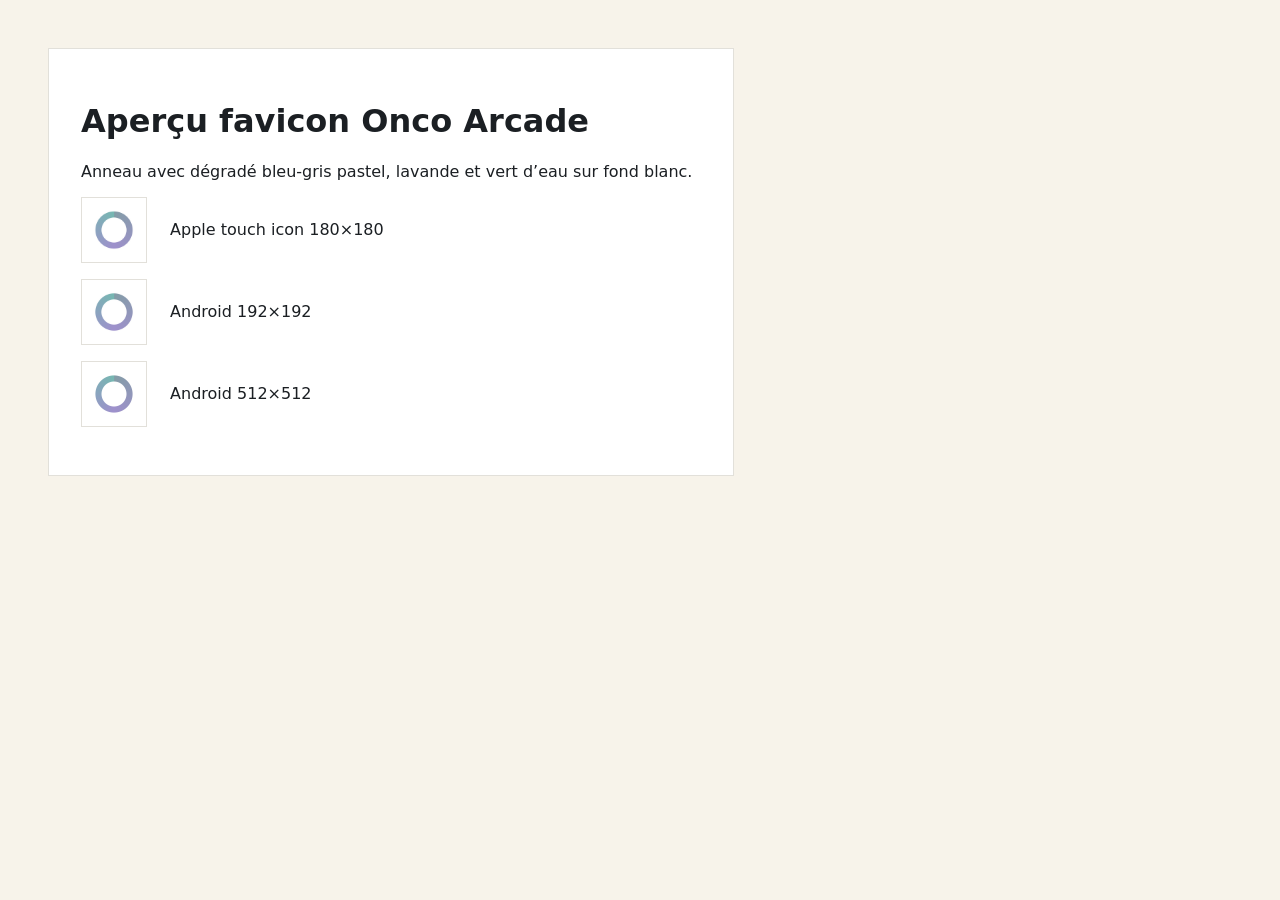
<file: assets/icons/preview.html>
<!doctype html>
<html lang="fr">
<head>
<meta charset="utf-8">
<title>Onco Arcade favicon preview</title>
<style>
body{font-family:system-ui,-apple-system,BlinkMacSystemFont,"Segoe UI",sans-serif;background:#f7f3ea;color:#1b1f23;margin:0;padding:48px}
.card{background:#fff;border:1px solid #e2e0da;padding:32px;max-width:620px}
img{border:1px solid #e2e0da;margin-right:18px;vertical-align:middle;background:white}
</style>
</head>
<body>
<div class="card">
<h1>Aperçu favicon Onco Arcade</h1>
<p>Anneau avec dégradé bleu-gris pastel, lavande et vert d’eau sur fond blanc.</p>
<p><img src="apple-touch-icon.png" width="64" height="64"> Apple touch icon 180×180</p>
<p><img src="android-chrome-192x192.png" width="64" height="64"> Android 192×192</p>
<p><img src="android-chrome-512x512.png" width="64" height="64"> Android 512×512</p>
</div>
</body>
</html>
</file>
<file: assets/onco-arcade.css>
/* =====================================================================
   ONCO ARCADE — Charte graphique partagée (v1.0)
   Auteur : Pr Jean-Emmanuel Bibault
   Un seul fichier importé par TOUS les jeux → habillage identique.
   Thème clair/sombre via  html[data-theme="dark"]
   Bilingue via             html[lang="fr"] / html[lang="en"]  + classes .fr / .en
   ===================================================================== */

:root {
  --bg: #f7f8fb;
  --bg-2: #ffffff;
  --text: #111827;
  --muted: #667085;
  --soft: #98a2b3;
  --card: rgba(255, 255, 255, .82);
  --card-strong: rgba(255, 255, 255, .97);
  --stroke: rgba(17, 24, 39, .11);
  --stroke-strong: rgba(17, 24, 39, .18);
  --shadow: 0 16px 42px rgba(15, 23, 42, .08);
  --shadow-soft: 0 8px 24px rgba(15, 23, 42, .06);
  --primary: #2557d6;
  --cyan: #0891b2;
  --magenta: #c02678;
  --violet: #6d28d9;
  --green: #047857;
  --amber: #b45309;
  --red: #c2414b;
  --chip: rgba(37, 87, 214, .08);
  --mist: rgba(37, 87, 214, .055);
  --radius: 12px;
  --radius-sm: 8px;
  --glass-blur: blur(18px);
  --focus: 0 0 0 4px rgba(37, 87, 214, .16);
}

html[data-theme="dark"] {
  --bg: #070a12;
  --bg-2: #0d1323;
  --text: #f8fafc;
  --muted: #a7b0c2;
  --soft: #7d8798;
  --card: rgba(15, 23, 42, .74);
  --card-strong: rgba(15, 23, 42, .96);
  --stroke: rgba(255, 255, 255, .12);
  --stroke-strong: rgba(255, 255, 255, .2);
  --shadow: 0 24px 72px rgba(0, 0, 0, .38);
  --shadow-soft: 0 14px 36px rgba(0, 0, 0, .24);
  --primary: #7aa2ff;
  --cyan: #22d3ee;
  --magenta: #f472b6;
  --violet: #a78bfa;
  --green: #34d399;
  --amber: #f6bd60;
  --red: #fb7185;
  --chip: rgba(122, 162, 255, .14);
  --mist: rgba(122, 162, 255, .08);
  --focus: 0 0 0 4px rgba(122, 162, 255, .18);
}

* { box-sizing: border-box; }
html { scroll-behavior: smooth; }
body {
  margin: 0;
  min-height: 100vh;
  color: var(--text);
  background: var(--bg);
  font-family: ui-sans-serif, system-ui, -apple-system, BlinkMacSystemFont, "Segoe UI", Roboto, Helvetica, Arial, sans-serif;
  line-height: 1.45;
  overflow-x: hidden;
  -webkit-text-size-adjust: 100%;
}

body::before {
  content: "";
  position: fixed;
  inset: 0;
  pointer-events: none;
  background:
    radial-gradient(circle at 14% 6%, rgba(37, 87, 214, .10), transparent 34%),
    radial-gradient(circle at 88% 8%, rgba(192, 38, 120, .06), transparent 32%),
    radial-gradient(circle at 44% 92%, rgba(8, 145, 178, .055), transparent 36%);
  z-index: -2;
}
body::after {
  content: "";
  position: fixed;
  width: 560px; height: 560px;
  right: -210px; top: 210px;
  border-radius: 999px;
  background: conic-gradient(from 160deg, rgba(37,87,214,.18), rgba(192,38,120,.14), rgba(8,145,178,.16), rgba(37,87,214,.18));
  filter: blur(54px);
  opacity: .72;
  z-index: -3;
  pointer-events: none;
}

a, a:visited, a:hover, a:focus, a:active { color: inherit; text-decoration: none; }
button, input, select, textarea { font: inherit; }
button { -webkit-tap-highlight-color: transparent; }
::selection { background: rgba(37, 87, 214, .18); }

/* ---------- Layout ---------- */
.shell { width: min(1160px, calc(100% - 36px)); margin: 0 auto; }

h1, h2, h3, p { margin-top: 0; }
h1 {
  margin-bottom: 18px;
  font-size: clamp(44px, 6vw, 76px);
  line-height: .95;
  letter-spacing: -.064em;
  font-weight: 520;
}
.gradient-text {
  background: linear-gradient(120deg, var(--text), color-mix(in srgb, var(--primary) 66%, var(--cyan)), var(--magenta));
  -webkit-background-clip: text;
  background-clip: text;
  color: transparent;
}
.lead {
  max-width: 690px;
  margin-bottom: 26px;
  color: var(--muted);
  font-size: clamp(18px, 2.2vw, 22px);
  line-height: 1.5;
  font-weight: 400;
}

/* ---------- Topbar / brand ---------- */
.topbar {
  position: sticky;
  top: 14px;
  z-index: 50;
  display: flex;
  align-items: center;
  justify-content: space-between;
  gap: 18px;
  margin-top: 14px;
  padding: 9px 10px;
  border: 1px solid var(--stroke);
  border-radius: var(--radius);
  background: color-mix(in srgb, var(--card-strong) 82%, transparent);
  backdrop-filter: var(--glass-blur);
  box-shadow: var(--shadow-soft);
}
.brand { display: inline-flex; align-items: center; gap: 10px; min-width: 0; }
.mark {
  width: 36px; height: 36px;
  position: relative;
  flex: 0 0 auto;
  border-radius: 9px;
  border: 1px solid color-mix(in srgb, var(--primary) 28%, var(--stroke));
  background:
    radial-gradient(circle at 48% 50%, var(--magenta) 0 3px, transparent 4px),
    conic-gradient(from 110deg, transparent 0 22deg, var(--primary) 22deg 126deg, transparent 126deg 194deg, var(--cyan) 194deg 320deg, transparent 320deg 360deg),
    linear-gradient(135deg, rgba(37,87,214,.12), rgba(8,145,178,.08));
  box-shadow: inset 0 0 0 7px color-mix(in srgb, var(--bg-2) 72%, transparent);
}
.mark::before, .mark::after {
  content: "";
  position: absolute;
  left: 8px; right: 8px; top: 17px;
  height: 1px;
  background: color-mix(in srgb, var(--text) 32%, transparent);
}
.mark::after { transform: rotate(90deg); }
.brand-text { display: grid; gap: 0; line-height: 1.08; }
.brand-title { font-weight: 560; letter-spacing: -.02em; white-space: nowrap; }
.brand-subtitle { color: var(--muted); font-size: 12px; white-space: nowrap; }
.nav { display: flex; align-items: center; gap: 8px; }
.nav a, .nav button { flex: 0 0 auto; }

/* ---------- Buttons ---------- */
.btn {
  display: inline-flex;
  align-items: center;
  justify-content: center;
  gap: 8px;
  min-height: 38px;
  padding: 9px 13px;
  border-radius: var(--radius-sm);
  border: 1px solid var(--stroke);
  color: var(--text);
  background: color-mix(in srgb, var(--card-strong) 82%, transparent);
  box-shadow: none;
  cursor: pointer;
  font-weight: 450;
  transition: transform .16s ease, border-color .16s ease, background .16s ease, box-shadow .16s ease, color .16s ease;
}
.btn:hover { transform: translateY(-1px); border-color: var(--stroke-strong); box-shadow: var(--shadow-soft); }
.btn:active { transform: translateY(0); box-shadow: none; }
.btn:focus-visible { outline: 0; box-shadow: var(--focus); }
.btn.primary {
  color: #fff;
  border-color: color-mix(in srgb, var(--primary) 62%, black);
  background: linear-gradient(135deg, var(--primary), color-mix(in srgb, var(--primary) 68%, var(--cyan)));
  box-shadow: 0 12px 26px rgba(37, 87, 214, .18);
}
.btn.ghost { background: transparent; }
.btn.small { min-height: 32px; padding: 7px 10px; font-size: 13px; }
.btn.block { width: 100%; }
.btn[disabled] { opacity: .5; cursor: not-allowed; transform: none; }

/* ---------- Theme toggle ---------- */
.toggle {
  position: relative;
  width: 68px; min-height: 34px;
  border-radius: 999px;
  padding: 3px;
  border: 1px solid var(--stroke);
  background: color-mix(in srgb, var(--card-strong) 82%, transparent);
  cursor: pointer;
}
.toggle span {
  position: absolute;
  inset: 3px auto 3px 3px;
  width: 28px;
  border-radius: 999px;
  background: var(--text);
  transition: transform .18s ease, background .18s ease;
}
.toggle::before, .toggle::after {
  position: absolute; top: 50%;
  transform: translateY(-50%);
  font-size: 12px; color: var(--muted);
}
.toggle::before { content: "\2600"; left: 10px; }
.toggle::after { content: "\263E"; right: 10px; }
html[data-theme="dark"] .toggle span { transform: translateX(34px); background: #fff; }

/* ---------- Eyebrow / sections ---------- */
.eyebrow {
  display: inline-flex; align-items: center; gap: 8px;
  margin-bottom: 16px;
  padding: 6px 9px;
  border-radius: var(--radius-sm);
  border: 1px solid var(--stroke);
  background: var(--chip);
  color: color-mix(in srgb, var(--primary) 74%, var(--text));
  font-size: 13px; font-weight: 450;
}
.eyebrow i {
  width: 7px; height: 7px; border-radius: 999px;
  background: var(--green);
  box-shadow: 0 0 0 5px color-mix(in srgb, var(--green) 13%, transparent);
}
section { padding: 44px 0; }
.section-head { display: flex; align-items: end; justify-content: space-between; gap: 20px; margin-bottom: 18px; }
.section-title { margin: 0; font-size: clamp(25px, 3vw, 36px); line-height: 1.1; letter-spacing: -.045em; font-weight: 500; }
.section-note { max-width: 530px; margin: 8px 0 0; color: var(--muted); }

/* ---------- Pills ---------- */
.pill-row { display: flex; gap: 7px; flex-wrap: wrap; }
.pill {
  display: inline-flex; align-items: center; gap: 6px;
  min-height: 28px; padding: 5px 8px;
  border: 1px solid var(--stroke);
  border-radius: var(--radius-sm);
  background: color-mix(in srgb, var(--card-strong) 78%, transparent);
  color: var(--muted);
  font-size: 12px; font-weight: 420;
}
.pill.blue { color: var(--primary); background: color-mix(in srgb, var(--primary) 9%, transparent); }
.pill.green { color: var(--green); background: color-mix(in srgb, var(--green) 9%, transparent); }
.pill.pink { color: var(--magenta); background: color-mix(in srgb, var(--magenta) 9%, transparent); }
.pill.amber { color: var(--amber); background: color-mix(in srgb, var(--amber) 10%, transparent); }
.pill.violet { color: var(--violet); background: color-mix(in srgb, var(--violet) 10%, transparent); }

/* ---------- Cards / panels ---------- */
.panel {
  border: 1px solid var(--stroke);
  border-radius: var(--radius);
  background: var(--card);
  backdrop-filter: var(--glass-blur);
  box-shadow: var(--shadow-soft);
  padding: 20px;
}
.panel h3 { margin-bottom: 8px; font-size: 21px; letter-spacing: -.03em; font-weight: 520; }
.panel p { color: var(--muted); }

.metric {
  padding: 14px;
  border: 1px solid var(--stroke);
  border-radius: var(--radius);
  background: color-mix(in srgb, var(--card) 78%, transparent);
  backdrop-filter: var(--glass-blur);
}
.metric strong { display: block; margin-bottom: 4px; font-size: 22px; font-weight: 520; letter-spacing: -.03em; }
.metric span { color: var(--muted); font-size: 13px; }
.metrics { display: grid; grid-template-columns: repeat(3, minmax(0, 1fr)); gap: 10px; max-width: 680px; }

.control-card {
  padding: 14px;
  border: 1px solid var(--stroke);
  border-radius: var(--radius-sm);
  background: color-mix(in srgb, var(--card-strong) 76%, transparent);
}
.control-card h4 { margin: 0 0 9px; font-weight: 520; letter-spacing: -.02em; }
.control-card p { margin: 0 0 12px; color: var(--muted); font-size: 13px; }
.stat { display: flex; align-items: center; justify-content: space-between; gap: 12px; margin: 10px 0 6px; font-size: 13px; color: var(--muted); }
.stat strong { color: var(--text); font-weight: 500; }

/* ---------- Meters ---------- */
.meter { height: 7px; overflow: hidden; border-radius: 999px; background: color-mix(in srgb, var(--muted) 16%, transparent); }
.meter span { display: block; height: 100%; border-radius: inherit; background: linear-gradient(90deg, var(--green), var(--cyan)); }
.meter.tox span { background: linear-gradient(90deg, var(--green), var(--amber)); }

/* ---------- Game cards (hub) ---------- */
.grid-games { display: grid; grid-template-columns: repeat(3, minmax(0, 1fr)); gap: 14px; }
.game-card {
  position: relative;
  display: grid;
  grid-template-rows: auto 1fr auto;
  min-height: 255px;
  padding: 18px;
  border: 1px solid var(--stroke);
  border-radius: var(--radius);
  background: var(--card);
  backdrop-filter: var(--glass-blur);
  box-shadow: var(--shadow-soft);
  overflow: hidden;
  transition: transform .16s ease, border-color .16s ease, box-shadow .16s ease;
}
.game-card:hover { transform: translateY(-3px); border-color: var(--stroke-strong); box-shadow: var(--shadow); }
.game-card::before {
  content: "";
  position: absolute; inset: 0;
  pointer-events: none;
  background: radial-gradient(circle at 86% 10%, color-mix(in srgb, var(--game-color, var(--primary)) 17%, transparent), transparent 36%);
}
.game-top { display: flex; align-items: start; justify-content: space-between; gap: 12px; position: relative; z-index: 1; }
.game-icon {
  width: 52px; height: 52px;
  display: grid; place-items: center;
  border-radius: var(--radius-sm);
  border: 1px solid color-mix(in srgb, var(--game-color, var(--primary)) 36%, var(--stroke));
  background: color-mix(in srgb, var(--game-color, var(--primary)) 11%, transparent);
  color: var(--game-color, var(--primary));
  font-size: 24px;
}
.game-card h3 { position: relative; z-index: 1; margin: 18px 0 7px; font-size: 22px; letter-spacing: -.03em; font-weight: 520; }
.game-card p { position: relative; z-index: 1; margin: 0; color: var(--muted); font-size: 14.5px; }
.game-foot { position: relative; z-index: 1; display: flex; justify-content: space-between; align-items: center; gap: 12px; margin-top: 18px; }
.game-meta { display: flex; gap: 6px; flex-wrap: wrap; }

/* Domain accents */
.beamlet  { --game-color: var(--primary); }
.bragg    { --game-color: var(--cyan); }
.fraction { --game-color: var(--amber); }
.oar      { --game-color: var(--green); }
.contour  { --game-color: var(--magenta); }
.tki      { --game-color: var(--violet); }
.tox      { --game-color: var(--red); }

/* ---------- Leaderboard ---------- */
.leaderboard { display: grid; gap: 9px; margin-top: 18px; }
.score-row {
  display: grid;
  grid-template-columns: 34px 1fr auto;
  gap: 12px;
  align-items: center;
  padding: 11px 12px;
  border: 1px solid var(--stroke);
  border-radius: var(--radius-sm);
  background: color-mix(in srgb, var(--card-strong) 72%, transparent);
}
.score-row.me { border-color: color-mix(in srgb, var(--primary) 55%, var(--stroke)); background: color-mix(in srgb, var(--primary) 8%, var(--card-strong)); }
.rank { color: var(--muted); font-variant-numeric: tabular-nums; }
.player { display: grid; gap: 2px; min-width: 0; }
.player strong { font-weight: 500; overflow: hidden; text-overflow: ellipsis; white-space: nowrap; }
.player span { color: var(--muted); font-size: 12px; overflow: hidden; text-overflow: ellipsis; white-space: nowrap; }
.points { color: var(--text); font-variant-numeric: tabular-nums; font-weight: 520; }
.mock-head { display: flex; justify-content: space-between; align-items: center; gap: 14px; margin-bottom: 16px; }
.mock-title { display: grid; gap: 2px; }
.mock-title strong { font-size: 17px; font-weight: 520; letter-spacing: -.02em; }
.mock-title span { color: var(--muted); font-size: 13px; }

/* ---------- About / footer ---------- */
.about { display: grid; grid-template-columns: 1fr 1fr; gap: 18px; }
.about-card {
  padding: 24px;
  border: 1px solid var(--stroke);
  border-radius: var(--radius);
  background: var(--card);
  backdrop-filter: var(--glass-blur);
  box-shadow: var(--shadow-soft);
}
.about-card h2 { font-size: 30px; line-height: 1.1; letter-spacing: -.05em; font-weight: 500; margin-bottom: 12px; }
.about-card p { color: var(--muted); }
.footer { padding: 38px 0 48px; color: var(--muted); font-size: 13px; }
.footer-inner { display: flex; justify-content: space-between; align-items: center; gap: 16px; border-top: 1px solid var(--stroke); padding-top: 18px; }

/* =====================================================================
   COMPOSANTS DE JEU GÉNÉRIQUES  (préfixe .oa-)  — nouveaux, partagés
   ===================================================================== */

/* Coque de jeu : topbar + scène + panneau latéral */
.oa-game {
  display: grid;
  grid-template-columns: minmax(0, 1fr) 300px;
  gap: 14px;
  padding: 14px;
  border: 1px solid var(--stroke);
  border-radius: var(--radius);
  background: var(--card);
  backdrop-filter: var(--glass-blur);
  box-shadow: var(--shadow);
}
.oa-stage {
  position: relative;
  min-height: min(60vh, 460px);
  border: 1px solid var(--stroke);
  border-radius: var(--radius-sm);
  overflow: hidden;
  background:
    radial-gradient(circle at 50% 50%, color-mix(in srgb, var(--primary) 7%, transparent), transparent 40%),
    radial-gradient(circle at 20% 22%, color-mix(in srgb, var(--magenta) 5%, transparent), transparent 32%),
    color-mix(in srgb, var(--bg-2) 76%, transparent);
  touch-action: manipulation;
}
.oa-side { display: grid; gap: 12px; align-content: start; }

/* Bandeau de score / HUD compact */
.oa-hud { display: flex; align-items: center; gap: 10px; flex-wrap: wrap; }
.oa-score { font-variant-numeric: tabular-nums; font-weight: 560; letter-spacing: -.02em; font-size: 20px; }
.oa-chip {
  display: inline-flex; align-items: center; gap: 6px;
  padding: 4px 8px; border-radius: 999px;
  border: 1px solid var(--stroke);
  background: color-mix(in srgb, var(--card-strong) 78%, transparent);
  font-size: 12px; color: var(--muted); font-variant-numeric: tabular-nums;
}

/* Champs de saisie (pseudo) */
.oa-field {
  width: 100%;
  min-height: 42px;
  padding: 10px 12px;
  border: 1px solid var(--stroke);
  border-radius: var(--radius-sm);
  background: var(--bg-2);
  color: var(--text);
}
.oa-field:focus-visible { outline: 0; box-shadow: var(--focus); border-color: color-mix(in srgb, var(--primary) 50%, var(--stroke)); }
.oa-label { display: block; margin-bottom: 6px; font-size: 13px; color: var(--muted); }

/* Modale (fin de partie, aide, soumission de score) */
.oa-overlay {
  position: fixed; inset: 0; z-index: 200;
  display: none;
  place-items: center;
  padding: 18px;
  background: color-mix(in srgb, #000 46%, transparent);
  backdrop-filter: blur(6px);
}
.oa-overlay.open { display: grid; }
.oa-modal {
  width: min(460px, 100%);
  max-height: calc(100vh - 36px);
  overflow: auto;
  padding: 22px;
  border: 1px solid var(--stroke);
  border-radius: var(--radius);
  background: var(--card-strong);
  box-shadow: var(--shadow);
  animation: oa-pop .18s ease;
}
@keyframes oa-pop { from { transform: translateY(8px) scale(.98); opacity: 0; } to { transform: none; opacity: 1; } }
.oa-modal h2 { margin: 0 0 8px; font-size: 26px; letter-spacing: -.04em; font-weight: 520; }
.oa-modal .oa-big { font-size: clamp(40px, 9vw, 58px); font-weight: 560; letter-spacing: -.04em; line-height: 1; margin: 6px 0 2px; }
.oa-modal p { color: var(--muted); }
.oa-actions { display: flex; gap: 10px; flex-wrap: wrap; margin-top: 16px; }
.oa-actions .btn { flex: 1 1 auto; }

/* Note pédagogique de fin de partie */
.oa-note {
  margin-top: 14px;
  padding: 12px 14px;
  border: 1px solid var(--stroke);
  border-left: 3px solid var(--green);
  border-radius: var(--radius-sm);
  background: color-mix(in srgb, var(--green) 6%, transparent);
  font-size: 13.5px;
}

/* Toasts */
.oa-toasts { position: fixed; left: 50%; bottom: 18px; transform: translateX(-50%); z-index: 300; display: grid; gap: 8px; width: min(420px, calc(100% - 24px)); }
.oa-toast {
  padding: 11px 14px;
  border: 1px solid var(--stroke);
  border-radius: var(--radius-sm);
  background: var(--card-strong);
  box-shadow: var(--shadow-soft);
  font-size: 13.5px;
  animation: oa-pop .18s ease;
}
.oa-toast.err { border-left: 3px solid var(--red); }
.oa-toast.ok  { border-left: 3px solid var(--green); }

/* ---------- Bilingue ---------- */
html[lang="fr"] .en { display: none !important; }
html[lang="en"] .fr { display: none !important; }

/* ---------- Accessibilité mouvement ---------- */
@media (prefers-reduced-motion: reduce) {
  * { animation-duration: .001ms !important; transition-duration: .001ms !important; scroll-behavior: auto !important; }
}

/* ---------- Responsive ---------- */
@media (max-width: 980px) {
  .hero, .two-col, .about { grid-template-columns: 1fr; }
  .grid-games { grid-template-columns: repeat(2, minmax(0, 1fr)); }
  .oa-game { grid-template-columns: 1fr; }
  .oa-side { grid-template-columns: repeat(2, minmax(0, 1fr)); }
}
@media (max-width: 720px) {
  .shell { width: min(100% - 24px, 1160px); }
  .topbar { align-items: start; border-radius: var(--radius); flex-direction: column; }
  .nav { width: 100%; flex-wrap: wrap; }
  .nav .btn { flex: 1 1 auto; }
  h1 { font-size: clamp(42px, 13vw, 62px); }
  .lead { font-size: 17px; }
  .metrics, .grid-games, .oa-side { grid-template-columns: 1fr; }
  .section-head { display: block; }
  .footer-inner { display: grid; }
}
</file>
